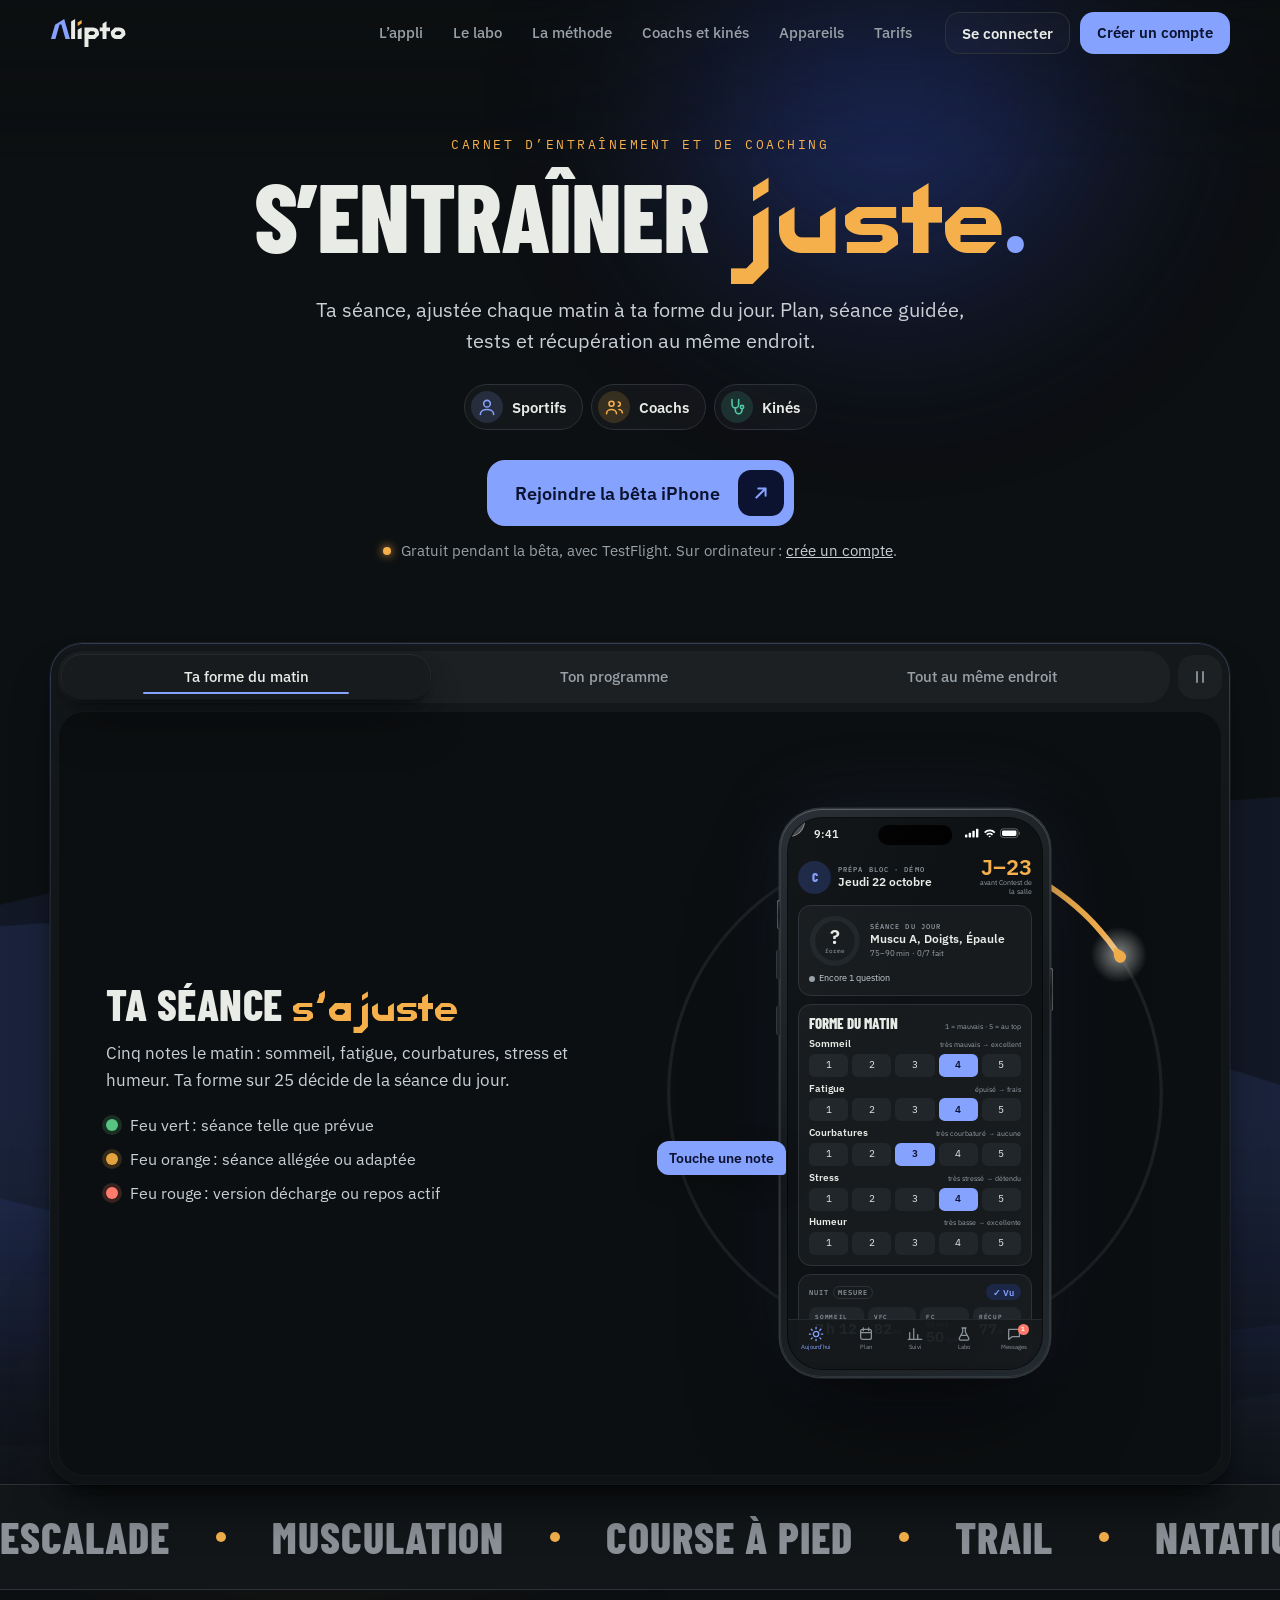
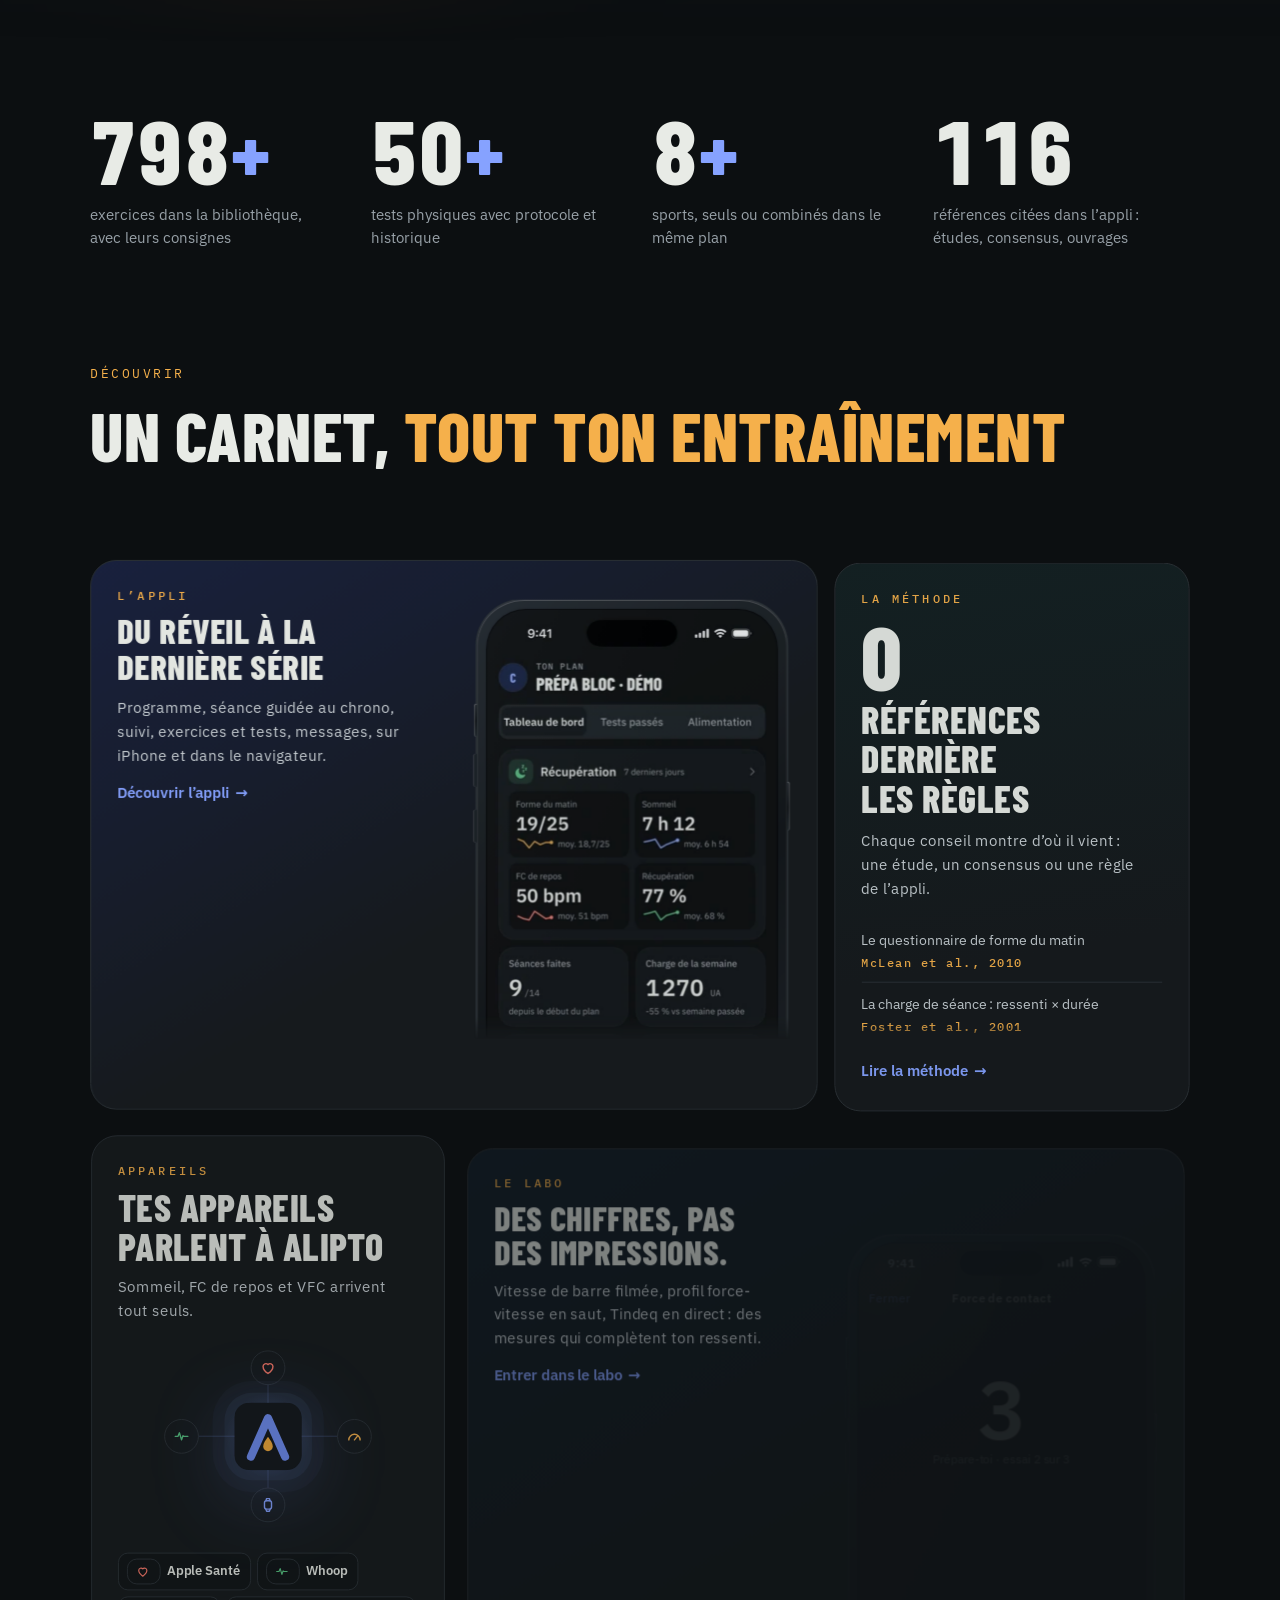
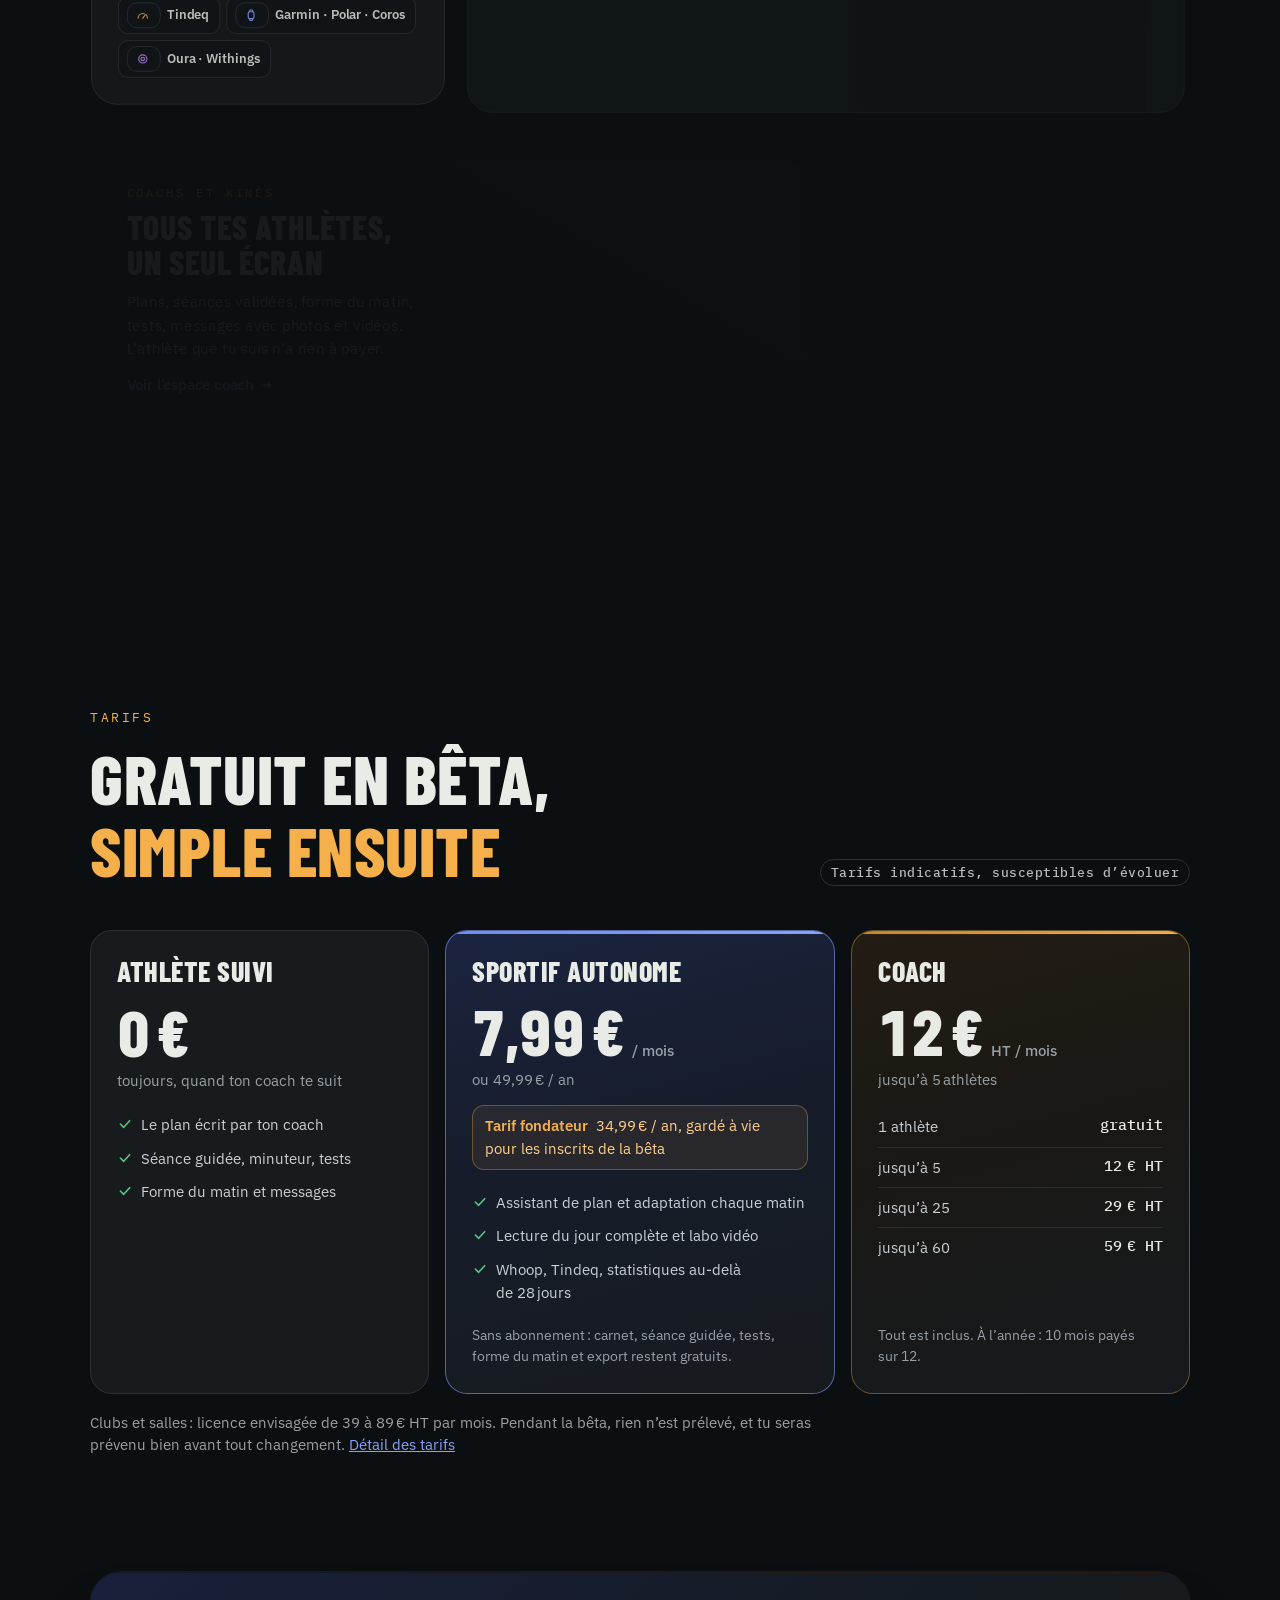
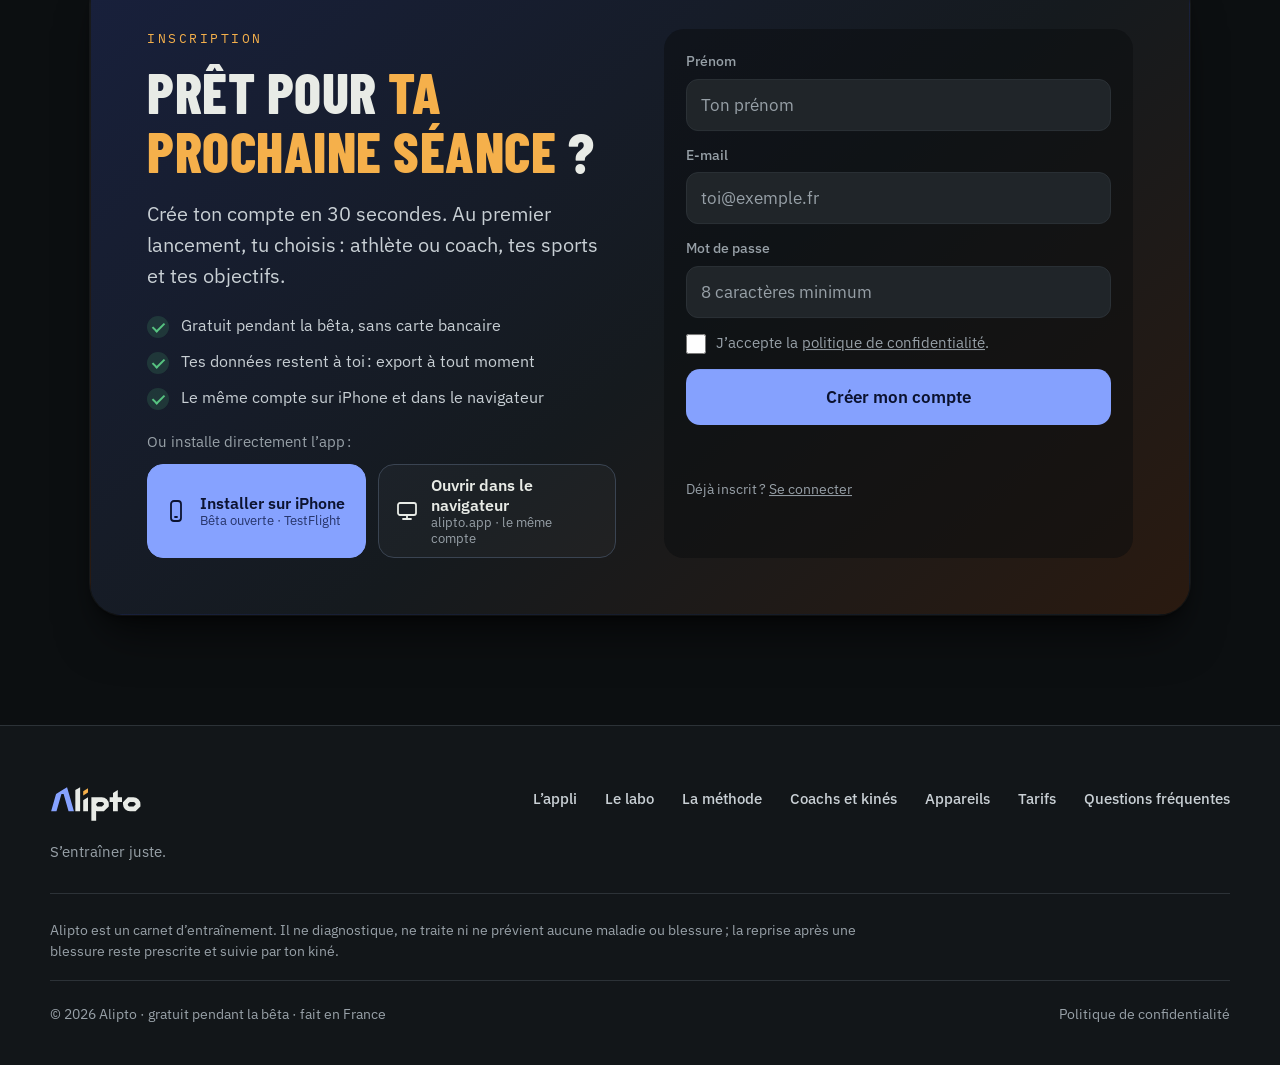
<file: index.html>
<!doctype html>
<html lang="fr" class="no-js">
<head>
<meta charset="utf-8">
<meta name="viewport" content="width=device-width, initial-scale=1, viewport-fit=cover">
<title>Alipto · carnet d’entraînement ajusté à ta forme du jour</title>
<meta name="description" content="Alipto ajuste ta séance à ta forme du jour et te dit pourquoi : plan, séance guidée, tests et coach au même endroit. Gratuit pendant la bêta.">
<meta name="theme-color" content="#0f1214">
<meta property="og:title" content="Alipto · carnet d’entraînement ajusté à ta forme du jour">
<meta property="og:description" content="Alipto ajuste ta séance à ta forme du jour et te dit pourquoi : plan, séance guidée, tests et coach au même endroit. Gratuit pendant la bêta.">
<meta property="og:image" content="https://alipto.app/media/og-accueil.jpg">
<meta property="og:image:width" content="1200">
<meta property="og:image:height" content="630">
<meta property="og:image:alt" content="Alipto, « S’entraîner juste. » : l’écran Aujourd’hui sur un iPhone">
<meta property="og:url" content="https://alipto.app/">
<meta property="og:type" content="website">
<meta property="og:site_name" content="Alipto">
<meta property="og:locale" content="fr_FR">
<meta name="twitter:card" content="summary_large_image">
<meta name="twitter:title" content="Alipto · carnet d’entraînement ajusté à ta forme du jour">
<meta name="twitter:description" content="Alipto ajuste ta séance à ta forme du jour et te dit pourquoi : plan, séance guidée, tests et coach au même endroit. Gratuit pendant la bêta.">
<meta name="twitter:image" content="https://alipto.app/media/og-accueil.jpg">
<meta name="twitter:image:alt" content="Alipto, « S’entraîner juste. » : l’écran Aujourd’hui sur un iPhone">
<link rel="canonical" href="https://alipto.app/">
<link rel="icon" href="/favicon.svg" type="image/svg+xml">
<link rel="apple-touch-icon" href="/apple-touch-icon.png">
<link rel="preload" href="/fonts/barlow-condensed-latin-800-normal.woff2" as="font" type="font/woff2" crossorigin>
<link rel="stylesheet" href="/style.css">
<script type="application/ld+json">{"@context":"https://schema.org","@graph":[{"@type":"Organization","@id":"https://alipto.app/#organisation","name":"Alipto","url":"https://alipto.app/","logo":"https://alipto.app/apple-touch-icon.png"},{"@type":"WebSite","@id":"https://alipto.app/#site","url":"https://alipto.app/","name":"Alipto","inLanguage":"fr","publisher":{"@id":"https://alipto.app/#organisation"}},{"@type":"SoftwareApplication","@id":"https://alipto.app/#appli","name":"Alipto","url":"https://alipto.app/","applicationCategory":"SportsApplication","operatingSystem":"iOS, Web","inLanguage":"fr","description":"Carnet d’entraînement et de coaching qui ajuste chaque jour la séance à la forme du sportif.","featureList":["Plan d’entraînement construit pour toi","Forme du matin et adaptation de la séance","Séance guidée avec minuteurs","Vitesse de barre filmée (VBT) et tests de force","Espace coach et messagerie"],"publisher":{"@id":"https://alipto.app/#organisation"},"offers":{"@type":"Offer","price":"0","priceCurrency":"EUR","description":"Gratuit pendant la bêta"}}]}</script>
</head>
<body class="pg-accueil">
<a class="skip" href="#contenu">Aller au contenu</a>
<header class="top" id="top">
  <a class="brand" href="/" aria-label="Alipto, accueil"><svg class="wmk" viewBox="-0.7 10 325.6 128" aria-label="Alipto" role="img"><path fill="currentColor" d="M183.4 50Q193.8 50 201.1 57.3Q208.4 64.6 208.4 75L208.4 82.6L191 100L171.4 100Q167.1 100 163.4 98.8L163.4 134L146.4 134L146.4 50L163.4 50L163.4 50.4L163.8 50ZM295.9 50Q306.3 50 313.6 57.3Q320.9 64.6 320.9 75L320.9 82.6L303.5 100L283.9 100Q273.5 100 266.2 92.7Q258.9 85.4 258.9 75L258.9 67.4L276.3 50ZM223.4 34.6L240.4 24L240.4 50L255.4 50L255.4 67L240.4 67L240.4 100L223.4 100L223.4 67L211.4 67L211.4 50L223.4 50ZM89.4 24.6L106.4 14L106.4 100L89.4 100ZM117.4 60.6L134.4 50L134.4 100L117.4 100ZM170.8 67L163.4 74.4L163.4 75Q163.4 78.3 165.7 80.7Q168.1 83 171.4 83L184 83L191.4 75.6L191.4 75Q191.4 71.7 189.1 69.3Q186.7 67 183.4 67ZM283.3 67L275.9 74.4L275.9 75Q275.9 78.3 278.2 80.7Q280.6 83 283.9 83L296.5 83L303.9 75.6L303.9 75Q303.9 71.7 301.6 69.3Q299.2 67 295.9 67Z"/><path fill="#86a2ff" d="M65.3 100L47.7 38L40 38L22.4 100L3.3 100L20.8 38.4L59.9 14L84.4 100Z"/><path fill="#f5b04b" d="M117.4 44L134.4 33.4L134.4 18.4L117.4 29Z"/></svg></a>
  <nav class="links" id="menu" aria-label="Pages">
    <a href="/appli/">L’appli</a><a href="/labo/">Le labo</a><a href="/methode/">La méthode</a><a href="/coachs/">Coachs et kinés</a><a href="/compatibilite/">Appareils</a><a href="/tarifs/">Tarifs</a>
    <a class="m-only" data-app href="/app/">Se connecter</a>
  </nav>
  <div class="top-cta">
    <a class="btn ghost" data-app href="/app/">Se connecter</a>
    <a class="btn primary sm roll" href="/inscription/"><span class="rl" data-t="Créer un compte"><span>Créer un compte</span></span></a>
    <button class="burger" type="button" aria-label="Menu" aria-expanded="false" aria-controls="menu"><i></i><i></i></button>
  </div>
</header>

<main id="contenu">
  <section class="hero hero-c">
    <div class="bgfx" aria-hidden="true"><div class="waves"></div><div class="glow g1"></div><div class="glow g2"></div></div>
    <div class="hero-txt">
      <p class="eyebrow">Carnet d’entraînement et de coaching</p>
      <h1 class="acc">
        <span class="w">S’entraîner</span>
        <span class="w"><span class="tl">juste</span><em>.</em></span>
      </h1>
      <p class="lead">Ta séance, ajustée chaque matin à ta forme du jour. Plan, séance guidée, tests et récupération au même endroit.</p>
      <div class="aud">
        <a href="/appli/"><span class="ai" style="--c:var(--accent)"><svg viewBox="0 0 24 24" aria-hidden="true"><circle cx="12" cy="8" r="4"/><path d="M4 21c0-4 4-6 8-6s8 2 8 6"/></svg></span><span><b>Sportifs</b></span></a>
        <a href="/coachs/"><span class="ai" style="--c:var(--oil)"><svg viewBox="0 0 24 24" aria-hidden="true"><circle cx="9" cy="8" r="3"/><path d="M3 20c0-3 3-5 6-5s6 2 6 5M17 11a2.5 2.5 0 1 0 0-5M18 15c2 0 4 2 4 4"/></svg></span><span><b>Coachs</b></span></a>
        <a href="/coachs/#kines"><span class="ai" style="--c:#4fcaa5"><svg viewBox="0 0 24 24" aria-hidden="true"><path d="M6 3v6a4 4 0 0 0 8 0V3M10 13v3a4 4 0 0 0 8 0v-2"/><circle cx="18" cy="12" r="2"/></svg></span><span><b>Kinés</b></span></a>
      </div>
      <div class="hero-cta">
        <a class="cta-xl roll" href="https://testflight.apple.com/join/wXvy2Kus" rel="noopener"><span class="rl" data-t="Rejoindre la bêta iPhone"><span>Rejoindre la bêta iPhone</span></span><span class="cx-i" aria-hidden="true"><svg viewBox="0 0 24 24"><path d="M7 17 17 7M9 7h8v8"/></svg><svg viewBox="0 0 24 24"><path d="M7 17 17 7M9 7h8v8"/></svg></span></a>
        <p class="cx-sub"><i></i><span>Gratuit pendant la bêta, avec TestFlight. Sur ordinateur : <a href="/inscription/">crée un compte</a>.</span></p>
      </div>
    </div>
    <div class="show" role="region" aria-label="Démo de l’appli" data-dur="10000,24100,9000" style="--n:3">
      <div class="sh-top"><div class="sh-tabs" role="tablist" aria-label="Ce que fait l’appli"><i class="sh-pill" aria-hidden="true"></i><button type="button" role="tab" id="sh-t0" aria-controls="sh-p0" aria-selected="true" tabindex="0" data-i="0">Ta forme du matin<i class="sh-bar" aria-hidden="true"></i></button><button type="button" role="tab" id="sh-t1" aria-controls="sh-p1" aria-selected="false" tabindex="-1" data-i="1">Ton programme<i class="sh-bar" aria-hidden="true"></i></button><button type="button" role="tab" id="sh-t2" aria-controls="sh-p2" aria-selected="false" tabindex="-1" data-i="2">Tout au même endroit<i class="sh-bar" aria-hidden="true"></i></button></div>
        <button type="button" class="sh-play" aria-pressed="false"><svg viewBox="0 0 24 24" aria-hidden="true"><path class="i-pause" d="M8 5v14M16 5v14"/><path class="i-play" d="M7 5l12 7-12 7z"/></svg><span class="sr">Mettre en pause</span></button></div>
      <div class="sh-body">
      <div class="sh-pane on" id="sh-p0" role="tabpanel" aria-labelledby="sh-t0" data-i="0">
      <div class="sh-forme">
        <div class="sh-copy">
          <h3 class="acc sh-h">Ta séance <em class="tl">s’ajuste</em></h3>
          <p class="sh-p">Cinq notes le matin : sommeil, fatigue, courbatures, stress et humeur. Ta forme sur 25 décide de la séance du jour.</p>
          <ul class="sh-feux"><li><i style="--c:var(--good)"></i>Feu vert : séance telle que prévue</li><li><i style="--c:var(--warn)"></i>Feu orange : séance allégée ou adaptée</li><li><i style="--c:var(--crit)"></i>Feu rouge : version décharge ou repos actif</li></ul>
        </div>
    <div class="hero-viz">
      <svg class="chrono" viewBox="0 0 200 200" aria-hidden="true"><defs><radialGradient id="ch-halo"><stop offset="0" stop-color="currentColor" stop-opacity=".55"/><stop offset="1" stop-color="currentColor" stop-opacity="0"/></radialGradient></defs>
        <circle class="ch-t" cx="100" cy="100" r="96"/><circle class="ch-u" cx="100" cy="100" r="96" pathLength="100"/><circle class="ch-o" cx="100" cy="100" r="96" pathLength="100"/>
        <g class="ch-g"><circle r="11" fill="url(#ch-halo)"/><path class="ch-drop" transform="scale(.075)" d="M0 -46 C 14 -26 30 -6 30 14 A 30 30 0 1 1 -30 14 C -30 -6 -14 -26 0 -46 Z"/></g></svg>
      <div class="phone sim-ph" data-sim="forme" data-mode="interactif"><div class="screen ap">
      <div class="ap-bar" aria-hidden="true"><b>9:41</b><svg class="ap-sb" viewBox="0 0 70 13" aria-hidden="true"><rect x="0" y="8" width="3" height="4" rx=".9"/><rect x="4.6" y="6" width="3" height="6" rx=".9"/><rect x="9.2" y="3.6" width="3" height="8.4" rx=".9"/><rect x="13.8" y="1" width="3" height="11" rx=".9"/><path d="M23.9 4.9a10 10 0 0 1 14.2 0l-1.6 1.6a7.7 7.7 0 0 0-11 0zM26.7 7.7a6 6 0 0 1 8.6 0l-1.6 1.6a3.7 3.7 0 0 0-5.4 0zM29.5 10.5a2 2 0 0 1 3 0L31 12z"/><rect x="44.5" y="1" width="22" height="11" rx="3.4" fill="none" stroke="currentColor" stroke-opacity=".4"/><rect x="46.5" y="3" width="18" height="7" rx="1.8"/><path d="M68 4.6v3.8a2 2 0 0 0 0-3.8z" fill-opacity=".4"/></svg></div><div class="ap-head"><span class="ap-av">C</span><span class="ap-id"><small>Prépa bloc · démo</small><b>Jeudi 22 octobre</b></span><span class="ap-j"><b>J–23</b><small>avant Contest de la salle</small></span></div>
      <div class="ap-card"><div class="ap-ring"><svg viewBox="0 0 44 44" aria-hidden="true"><circle cx="22" cy="22" r="19"/><circle class="arc" cx="22" cy="22" r="19" pathLength="100"/></svg><b class="ap-sc">?</b><small class="ap-of">forme</small></div>
        <div class="ap-ses"><small>Séance du jour</small><b>Muscu A, Doigts, Épaule</b><span>75–90 min · 0/7 fait</span></div>
        <p class="ap-v" role="status" aria-live="polite"><i></i><span>Remplis ta forme du matin : la séance s’ajuste</span></p>
        <p class="ap-why"></p></div>
      <form class="ap-form" aria-label="Essaie : ta forme ce matin" onsubmit="return false"><p class="ap-fh"><b>Forme du matin</b><small>1 = mauvais · 5 = au top</small></p><fieldset class="ap-q" data-k="sommeil"><legend><b>Sommeil</b><small>très mauvais → excellent</small></legend><div class="ap-seg"><label><input type="radio" name="interactif-sommeil" value="1"><span>1</span></label><label><input type="radio" name="interactif-sommeil" value="2"><span>2</span></label><label><input type="radio" name="interactif-sommeil" value="3"><span>3</span></label><label><input type="radio" name="interactif-sommeil" value="4"><span>4</span></label><label><input type="radio" name="interactif-sommeil" value="5"><span>5</span></label></div></fieldset><fieldset class="ap-q" data-k="fatigue"><legend><b>Fatigue</b><small>épuisé → frais</small></legend><div class="ap-seg"><label><input type="radio" name="interactif-fatigue" value="1"><span>1</span></label><label><input type="radio" name="interactif-fatigue" value="2"><span>2</span></label><label><input type="radio" name="interactif-fatigue" value="3"><span>3</span></label><label><input type="radio" name="interactif-fatigue" value="4"><span>4</span></label><label><input type="radio" name="interactif-fatigue" value="5"><span>5</span></label></div></fieldset><fieldset class="ap-q" data-k="courbatures"><legend><b>Courbatures</b><small>très courbaturé → aucune</small></legend><div class="ap-seg"><label><input type="radio" name="interactif-courbatures" value="1"><span>1</span></label><label><input type="radio" name="interactif-courbatures" value="2"><span>2</span></label><label><input type="radio" name="interactif-courbatures" value="3"><span>3</span></label><label><input type="radio" name="interactif-courbatures" value="4"><span>4</span></label><label><input type="radio" name="interactif-courbatures" value="5"><span>5</span></label></div></fieldset><fieldset class="ap-q" data-k="stress"><legend><b>Stress</b><small>très stressé → détendu</small></legend><div class="ap-seg"><label><input type="radio" name="interactif-stress" value="1"><span>1</span></label><label><input type="radio" name="interactif-stress" value="2"><span>2</span></label><label><input type="radio" name="interactif-stress" value="3"><span>3</span></label><label><input type="radio" name="interactif-stress" value="4"><span>4</span></label><label><input type="radio" name="interactif-stress" value="5"><span>5</span></label></div></fieldset><fieldset class="ap-q" data-k="humeur"><legend><b>Humeur</b><small>très basse → excellente</small></legend><div class="ap-seg"><label><input type="radio" name="interactif-humeur" value="1"><span>1</span></label><label><input type="radio" name="interactif-humeur" value="2"><span>2</span></label><label><input type="radio" name="interactif-humeur" value="3"><span>3</span></label><label><input type="radio" name="interactif-humeur" value="4"><span>4</span></label><label><input type="radio" name="interactif-humeur" value="5"><span>5</span></label></div></fieldset></form>
      <div class="ap-night" aria-hidden="true"><p class="ap-nh"><span>Nuit</span><i>MESURE</i><em>✓ Vu</em></p><div class="ap-nm"><p><small>Sommeil</small><b>7 h 12</b></p><p><small>VFC</small><b>82<u>ms</u></b></p><p><small>FC repos</small><b>50<u>bpm</u></b></p><p><small>Récup</small><b>77<u>%</u></b></p></div></div><nav class="ap-tabs" aria-hidden="true"><span class=on><svg viewBox="0 0 24 24"><circle cx="12" cy="12" r="4"/><path d="M12 2v2M12 20v2M4.9 4.9l1.4 1.4M17.7 17.7l1.4 1.4M2 12h2M20 12h2M4.9 19.1l1.4-1.4M17.7 6.3l1.4-1.4"/></svg>Aujourd’hui</span><span><svg viewBox="0 0 24 24"><rect x="4" y="5" width="16" height="15" rx="3"/><path d="M8 3v4M16 3v4M4 10h16"/></svg>Plan</span><span><svg viewBox="0 0 24 24"><path d="M4 20V10M10 20V4M16 20v-7M22 20H2"/></svg>Suivi</span><span><svg viewBox="0 0 24 24"><path d="M9 3h6M10 3v6L5 18a2 2 0 0 0 1.8 3h10.4A2 2 0 0 0 19 18l-5-9V3M7.5 14h9"/></svg>Labo</span><span><svg viewBox="0 0 24 24"><path d="M4 5h16v11H9l-5 4z"/></svg><em class="ap-badge">1</em>Messages</span></nav>
      <i class="ap-tap" aria-hidden="true"></i>
    </div><i class="glass" aria-hidden="true"></i></div>
      <p class="hv-tip" aria-hidden="true">Touche une note</p>
    </div>
      </div>
      </div>
      <div class="sh-pane" id="sh-p1" role="tabpanel" aria-labelledby="sh-t1" data-i="1">
      <div class="asst" id="assistant">
    <div class="asst-txt">
      <h3 class="acc sh-h">Ton programme en <em class="tl">six étapes</em></h3>
      <p class="sh-p">Tes sports, ton objectif, tes jours et ton matériel : l’assistant écrit tes séances et leur progression dans ton plan, et cite les études derrière ses choix.</p>
      <ol class="as-steps" role="tablist" aria-label="Étapes de l’assistant"><li role="presentation"><button type="button" role="tab" id="as-t0" aria-controls="as-p" aria-selected="true" tabindex="0" data-i="0"><span class="as-n">1</span><span class="as-l">Tes sports</span><i class="as-bar" aria-hidden="true"></i></button></li><li role="presentation"><button type="button" role="tab" id="as-t1" aria-controls="as-p" aria-selected="false" tabindex="-1" data-i="1"><span class="as-n">2</span><span class="as-l">Objectif</span><i class="as-bar" aria-hidden="true"></i></button></li><li role="presentation"><button type="button" role="tab" id="as-t2" aria-controls="as-p" aria-selected="false" tabindex="-1" data-i="2"><span class="as-n">3</span><span class="as-l">Disponibilités</span><i class="as-bar" aria-hidden="true"></i></button></li><li role="presentation"><button type="button" role="tab" id="as-t3" aria-controls="as-p" aria-selected="false" tabindex="-1" data-i="3"><span class="as-n">4</span><span class="as-l">Matériel et dates</span><i class="as-bar" aria-hidden="true"></i></button></li><li role="presentation"><button type="button" role="tab" id="as-t4" aria-controls="as-p" aria-selected="false" tabindex="-1" data-i="4"><span class="as-n">5</span><span class="as-l">Niveau et formats</span><i class="as-bar" aria-hidden="true"></i></button></li><li role="presentation"><button type="button" role="tab" id="as-t5" aria-controls="as-p" aria-selected="false" tabindex="-1" data-i="5"><span class="as-n">6</span><span class="as-l">Aperçu</span><i class="as-bar" aria-hidden="true"></i></button></li></ol>
    </div>
    <div class="asst-viz">
      <div class="as-sheet" id="as-p" role="tabpanel" aria-labelledby="as-t0" tabindex="0">
        <div class="as-head"><b>Assistant de programme</b><span class="as-pill"><span class="as-k">1</span>/6</span></div>
        <div class="as-body"><div class="as-pane on" data-i="0"><p class="as-q">Tes sports</p><div class="as-chips"><span class="as-chip pick" style="--d:0.5s"><span class="sr">Choisi : </span><b class="as-o">1</b>Escalade</span><span class="as-chip" style="--d:0.5s">Musculation</span><span class="as-chip" style="--d:0.5s">Course à pied</span><span class="as-chip" style="--d:0.5s">Trail / montagne</span><span class="as-chip" style="--d:0.5s">Vélo</span><span class="as-chip" style="--d:0.5s">Natation</span><span class="as-chip" style="--d:0.5s">Hyrox / cross-training</span><span class="as-chip" style="--d:0.5s">Sport collectif</span><span class="as-chip" style="--d:0.5s">Autre sport</span></div></div><div class="as-pane" data-i="1"><p class="as-q">Ce que tu veux améliorer en priorité</p><div class="as-opts"><span class="as-opt pick" style="--d:.5s"><span class="sr">Choisi : </span><b>Force des doigts</b><small>Tenir des prises plus petites</small></span><span class="as-opt" style="--d:.5s"><b>Puissance en bloc</b><small>Passer les mouvements durs</small></span><span class="as-opt" style="--d:.5s"><b>Résistance</b><small>Ne plus « bouteiller » dans les voies</small></span></div></div><div class="as-pane" data-i="2"><p class="as-q">Jours d’entraînement</p><div class="as-days"><span class="as-chip pick" style="--d:0.35s"><span class="sr">Choisi : </span>L</span><span class="as-chip" style="--d:0s">M</span><span class="as-chip pick" style="--d:0.53s"><span class="sr">Choisi : </span>M</span><span class="as-chip" style="--d:0s">J</span><span class="as-chip pick" style="--d:0.71s"><span class="sr">Choisi : </span>V</span><span class="as-chip" style="--d:0s">S</span><span class="as-chip" style="--d:0s">D</span></div><p class="as-q">Durée d’une séance</p><div class="as-chips"><span class="as-chip" style="--d:1s">45 min</span><span class="as-chip pick" style="--d:1s"><span class="sr">Choisi : </span>60 min</span><span class="as-chip" style="--d:1s">75 min</span><span class="as-chip" style="--d:1s">90 min</span></div><p class="as-q">Ton niveau dans ce type d’entraînement</p><div class="as-opts row"><span class="as-opt" style="--d:1.3s"><b>Débutant</b><small>moins d’un an d’entraînement régulier</small></span><span class="as-opt pick" style="--d:1.3s"><span class="sr">Choisi : </span><b>Intermédiaire</b><small>1 à 3 ans</small></span><span class="as-opt" style="--d:1.3s"><b>Avancé</b><small>plus de 3 ans</small></span></div></div><div class="as-pane" data-i="3"><p class="as-q">Matériel disponible</p><div class="as-chips"><span class="as-chip pick" style="--d:0.35s"><span class="sr">Choisi : </span>Salle de muscu</span><span class="as-chip" style="--d:0.53s">Barre de traction</span><span class="as-chip pick" style="--d:0.71s"><span class="sr">Choisi : </span>Poutre (fingerboard)</span><span class="as-chip pick" style="--d:0.89s"><span class="sr">Choisi : </span>Salle d’escalade</span></div><p class="as-q">Début</p><div class="as-chips"><span class="as-chip pick" style="--d:1.1s"><span class="sr">Choisi : </span>Lundi 16 nov.</span><span class="as-chip" style="--d:0s">Cette semaine (à partir d’aujourd’hui)</span></div><p class="as-q">Durée du programme</p><div class="as-chips"><span class="as-chip" style="--d:1.4s">4 sem.</span><span class="as-chip pick" style="--d:1.4s"><span class="sr">Choisi : </span>8 sem.</span><span class="as-chip" style="--d:1.4s">12 sem.</span><span class="as-chip" style="--d:1.4s">24 sem.</span><span class="as-chip" style="--d:0s">Jusqu’aux échéances</span></div></div><div class="as-pane" data-i="4"><p class="as-q">Séance de doigts</p><div class="as-opts"><span class="as-opt pick" style="--d:.5s"><span class="sr">Choisi : </span><b>Suspensions max</b><small>Force des doigts sur poutre</small></span><span class="as-opt" style="--d:.5s"><b>Finger lift</b><small>Force des doigts, charge réglée au kilo</small></span><span class="as-opt" style="--d:.5s"><b>Petites prises en bloc</b><small>Force des doigts en grimpant</small></span></div><p class="as-q">Séance de volume</p><div class="as-opts"><span class="as-opt pick" style="--d:1s"><span class="sr">Choisi : </span><b>Beaucoup de blocs</b><small>Volume de mouvements, filière aérobie</small></span><span class="as-opt" style="--d:1s"><b>Volume en voie</b><small>Beaucoup de voies faciles</small></span></div></div><div class="as-pane" data-i="5"><p class="as-h">Ton programme</p><p class="as-m">8 semaines · 16 nov. → 10 janv.</p><p class="as-g"><b>Force des doigts</b> · 3 séances par semaine de 60 min</p><div class="as-ph"><span class="as-w" style="--d:0.25s"><i class="z1"></i><small>1</small></span><span class="as-w" style="--d:0.32s"><i class="z1"></i><small>2</small></span><span class="as-w" style="--d:0.39s"><i class="z1"></i><small>3</small></span><span class="as-w" style="--d:0.46s"><i class="zr"></i><small>4</small></span><span class="as-w" style="--d:0.53s"><i class="z2"></i><small>5</small></span><span class="as-w" style="--d:0.60s"><i class="z2"></i><small>6</small></span><span class="as-w" style="--d:0.67s"><i class="z2"></i><small>7</small></span><span class="as-w" style="--d:0.74s"><i class="zr"></i><small>8</small></span></div><p class="as-leg"><span><i class="z1"></i>Volume</span><span><i class="zr"></i>Décharge</span><span><i class="z2"></i>Force</span></p><p class="as-wk"><b>Semaine 1</b> · Volume</p><div class="as-day" style="--d:0.9s"><p><span>Lun 16 nov.</span><b>Doigts</b></p><div class="as-it"><span class="as-x">5 ×</span><span><b>Suspensions max · 20 mm semi-arqué</b><small>10 s par suspension, 3 min de repos (filière alactique, 1:18)</small></span></div></div><div class="as-day" style="--d:1.05s"><p><span>Mer 18 nov.</span><b>Volume</b></p><div class="as-it"><span class="as-x">20 ×</span><span><b>Blocs 6A+</b><small>1 min de repos entre les blocs · 6A+ (3 niveaux sous ton flash) · repos 1 min</small></span></div></div></div></div>
        <div class="as-foot" aria-hidden="true"><span class="as-btn ghost"><span class="as-b0">Annuler</span><span class="as-b1">Retour</span></span><span class="as-btn primary"><span class="as-b0">Continuer</span><span class="as-b1">Ajouter au plan</span></span></div>
      </div>
      <p class="as-note">Reproduction de l’assistant, choix et séances abrégés (extrait de la semaine 1). Programme calculé par l’appli pour un exemple du 16 nov. 2026 : grimpeuse au flash 6C, 3 séances de 60 min par semaine.</p>
    </div>
  </div>
      </div>
      <div class="sh-pane" id="sh-p2" role="tabpanel" aria-labelledby="sh-t2" data-i="2">
      <div class="sa" data-etat="sans">
    <div class="sa-txt">
      <h3 class="acc sh-h">Tout au <em class="tl">même endroit</em></h3>
      <div class="sa-tg" role="group" aria-label="Comparer"><i aria-hidden="true"></i><button type="button" data-v="sans" aria-pressed="true">Sans Alipto</button><button type="button" data-v="avec" aria-pressed="false">Avec Alipto</button></div>
      <ul class="sa-pts sa-pts-s"><li>Ton coach découvre la séance après coup, par message.</li><li>Le plan ne sait pas que tu as mal dormi.</li></ul>
      <ul class="sa-pts sa-pts-a"><li>Ton coach lit ta séance et ton ressenti dans l’appli.</li><li>La séance du jour s’ajuste à ta forme du matin.</li></ul>
    </div>
    <div class="sa-viz" aria-hidden="true"><div class="sa-frame"><span class="sa-logo"><svg class="wmk" viewBox="-0.7 10 325.6 128" aria-label="Alipto" role="img"><path fill="currentColor" d="M183.4 50Q193.8 50 201.1 57.3Q208.4 64.6 208.4 75L208.4 82.6L191 100L171.4 100Q167.1 100 163.4 98.8L163.4 134L146.4 134L146.4 50L163.4 50L163.4 50.4L163.8 50ZM295.9 50Q306.3 50 313.6 57.3Q320.9 64.6 320.9 75L320.9 82.6L303.5 100L283.9 100Q273.5 100 266.2 92.7Q258.9 85.4 258.9 75L258.9 67.4L276.3 50ZM223.4 34.6L240.4 24L240.4 50L255.4 50L255.4 67L240.4 67L240.4 100L223.4 100L223.4 67L211.4 67L211.4 50L223.4 50ZM89.4 24.6L106.4 14L106.4 100L89.4 100ZM117.4 60.6L134.4 50L134.4 100L117.4 100ZM170.8 67L163.4 74.4L163.4 75Q163.4 78.3 165.7 80.7Q168.1 83 171.4 83L184 83L191.4 75.6L191.4 75Q191.4 71.7 189.1 69.3Q186.7 67 183.4 67ZM283.3 67L275.9 74.4L275.9 75Q275.9 78.3 278.2 80.7Q280.6 83 283.9 83L296.5 83L303.9 75.6L303.9 75Q303.9 71.7 301.6 69.3Q299.2 67 295.9 67Z"/><path fill="#86a2ff" d="M65.3 100L47.7 38L40 38L22.4 100L3.3 100L20.8 38.4L59.9 14L84.4 100Z"/><path fill="#f5b04b" d="M117.4 44L134.4 33.4L134.4 18.4L117.4 29Z"/></svg></span></div><ul class="sa-cards"><li class="sa-c" style="--i:0"><span class="sa-f sa-s"><span class="sa-ic" style="--c:var(--muted)"><svg viewBox="0 0 24 24" aria-hidden="true"><path d="M9 6h11M9 12h11M9 18h11M4 6h1M4 12h1M4 18h1"/></svg></span><span><b>Notes du téléphone</b><small>« Hier : 4×6 à 80 kg ? »</small></span></span><span class="sa-f sa-a"><span class="sa-ic" style="--c:var(--accent)"><svg viewBox="0 0 24 24" aria-hidden="true"><rect x="4" y="5" width="16" height="15" rx="3"/><path d="M8 3v4M16 3v4M4 10h16"/></svg></span><span><b>Le plan</b><small>ajusté chaque matin à ta forme</small></span></span></li><li class="sa-c" style="--i:1"><span class="sa-f sa-s"><span class="sa-ic" style="--c:var(--muted)"><svg viewBox="0 0 24 24" aria-hidden="true"><path d="M4 20V10M10 20V4M16 20v-7M22 20H2"/></svg></span><span><b>Tableur du coach</b><small>plan-v3-final(2).xlsx</small></span></span><span class="sa-f sa-a"><span class="sa-ic" style="--c:var(--accent)"><svg viewBox="0 0 24 24" aria-hidden="true"><circle cx="12" cy="13" r="8"/><path d="M12 9v4l3 2M9 2h6"/></svg></span><span><b>La séance guidée</b><small>au chrono, série par série</small></span></span></li><li class="sa-c" style="--i:2"><span class="sa-f sa-s"><span class="sa-ic" style="--c:var(--muted)"><svg viewBox="0 0 24 24" aria-hidden="true"><path d="M4 5h16v11H9l-5 4z"/></svg></span><span><b>Messages</b><small>« Tu as fait ta séance ? »</small></span></span><span class="sa-f sa-a"><span class="sa-ic" style="--c:var(--oil)"><svg viewBox="0 0 24 24" aria-hidden="true"><path d="M4 17a8 8 0 1 1 16 0"/><path d="M12 17l4-5"/></svg></span><span><b>Le labo</b><small>tests et mesures enregistrés</small></span></span></li><li class="sa-c" style="--i:3"><span class="sa-f sa-s"><span class="sa-ic" style="--c:var(--muted)"><svg viewBox="0 0 24 24" aria-hidden="true"><rect x="7" y="6" width="10" height="12" rx="3"/><path d="M9 6l1-3h4l1 3M9 18l1 3h4l1-3"/></svg></span><span><b>Appli de la montre</b><small>sommeil et VFC, ailleurs</small></span></span><span class="sa-f sa-a"><span class="sa-ic" style="--c:#4fcaa5"><svg viewBox="0 0 24 24" aria-hidden="true"><path d="M4 5h16v11H9l-5 4z"/></svg></span><span><b>Les messages</b><small>le fil avec ton coach, dans l’appli</small></span></span></li><li class="sa-c" style="--i:4"><span class="sa-f sa-s"><span class="sa-ic" style="--c:var(--muted)"><svg viewBox="0 0 24 24" aria-hidden="true"><rect x="4" y="5" width="16" height="15" rx="3"/><path d="M8 3v4M16 3v4M4 10h16"/></svg></span><span><b>Plan figé</b><small>même séance, en forme ou pas</small></span></span><span class="sa-f sa-a"><span class="sa-ic" style="--c:#ff7b6c"><svg viewBox="0 0 24 24" aria-hidden="true"><path d="M12 20s-7-4.5-7-10a4 4 0 0 1 7-2.5A4 4 0 0 1 19 10c0 5.5-7 10-7 10z"/></svg></span><span><b>Apple Santé (iPhone)</b><small>sommeil, VFC et FC de repos lus le matin</small></span></span></li></ul></div>
  </div>
      </div>
      </div>
    </div>
  </section>

  <section class="marquee" aria-label="Sports suivis">
    <div class="track">
      <span>Escalade</span><span>Musculation</span><span>Course à pied</span><span>Trail</span><span>Natation</span><span>Vélo</span><span>Hyrox</span><span>Préparation physique</span><span>Renfo et kiné</span>
      <span aria-hidden="true">Escalade</span><span aria-hidden="true">Musculation</span><span aria-hidden="true">Course à pied</span><span aria-hidden="true">Trail</span><span aria-hidden="true">Natation</span><span aria-hidden="true">Vélo</span><span aria-hidden="true">Hyrox</span><span aria-hidden="true">Préparation physique</span><span aria-hidden="true">Renfo et kiné</span>
    </div>
  </section>

  <section class="nums" aria-label="Alipto en chiffres">
    <div class="num reveal"><b data-count="800">0</b><span>exercices dans la bibliothèque, avec leurs consignes</span></div>
    <div class="num reveal"><b data-count="50">0</b><span>tests physiques avec protocole et historique</span></div>
    <div class="num reveal"><b data-count="8">0</b><span>sports, seuls ou combinés dans le même plan</span></div>
    <div class="num reveal"><b data-count="116" class="eq">0</b><span>références citées dans l’appli : études, consensus, ouvrages</span></div>
  </section>

  <section class="explore">
    <div class="sec-head solo">
      <div><p class="eyebrow">Découvrir</p><h2 class="acc reveal">Un carnet, <em>tout ton entraînement</em></h2>
      <p class="lead reveal">De la séance du jour au labo de mesure, du plan de saison au fil avec ton coach.</p></div>
    </div>
    <div class="bento">
      <a class="bx bx-app reveal" href="/appli/">
        <div class="bx-txt"><p class="k">L’appli</p><h3 class="acc">Du réveil à la dernière série</h3><p>Programme, séance guidée au chrono, suivi, exercices et tests, messages, sur iPhone et dans le navigateur.</p><span class="more">Découvrir l’appli</span></div>
        <div class="bx-phones" style="--cr:1.4209"><div class="cut"><div class="phone" data-zones="[{&quot;x&quot;: 7.5, &quot;y&quot;: 27.8, &quot;w&quot;: 41.5, &quot;h&quot;: 10.6, &quot;n&quot;: &quot;Forme du matin 19/25&quot;, &quot;f&quot;: [1.45, 0.0564, 0.0992]}, {&quot;x&quot;: 51.2, &quot;y&quot;: 52, &quot;w&quot;: 44.6, &quot;h&quot;: 12.2, &quot;n&quot;: &quot;Charge de la semaine 940 UA&quot;, &quot;f&quot;: [1.57, 0.3291, 0.4944]}]"><div class="screen"><img class="scr" src="/img/p-suivi-291-582.webp" srcset="/img/p-suivi-291-291.webp 291w, /img/p-suivi-291-436.webp 436w, /img/p-suivi-291-582.webp 582w, /img/p-suivi-291-873.webp 873w, /img/p-suivi-291-1164.webp 1164w, /img/p-suivi-291-1206.webp 1206w" sizes="(max-width: 900px) min(457px, calc((100vw - 84px) * 1.473)), 457px" alt="Écran Suivi : forme du matin 19 sur 25, récupération, charge de la semaine" loading="lazy" width="291" height="633"><i class="veil" aria-hidden="true"></i><i class="veil" aria-hidden="true"></i></div><i class="glass" aria-hidden="true"></i></div></div></div>
      </a>
      <a class="bx bx-sci reveal" href="/methode/">
        <div class="bx-txt"><p class="k">La méthode</p><p class="big-n" data-count="116">0</p><h3 class="acc">références derrière les règles</h3><p>Chaque conseil montre d’où il vient : une étude, un consensus ou une règle de l’appli.</p>
          <div class="src-tick"><ul aria-label="Quelques sources citées dans l’appli"><li><i>Le questionnaire de forme du matin</i><span>McLean et al., 2010</span></li><li><i>La charge de séance : ressenti × durée</i><span>Foster et al., 2001</span></li><li><i>Lire la VFC sur une moyenne de 7 jours</i><span>Plews et al., 2013</span></li><li><i>La montée en force des doigts du grimpeur</i><span>Levernier et Laffaye, 2019</span></li></ul></div>
          <span class="more">Lire la méthode</span></div>
      </a>
      <a class="bx bx-cp reveal" href="/compatibilite/">
        <div class="bx-txt"><p class="k">Appareils</p><h3 class="acc">Tes appareils parlent à Alipto</h3><p>Sommeil, FC de repos et VFC arrivent tout seuls.</p></div>
        <div class="hub mini" data-sim="hub" aria-hidden="true"><svg class="hl" viewBox="0 0 560 400"><line x1="280" y1="200" x2="280" y2="52"/><line x1="280" y1="200" x2="92" y2="200"/><line x1="280" y1="200" x2="468" y2="200"/><line x1="280" y1="200" x2="280" y2="348"/></svg><span class="hn" style="left:50.0%;top:13.0%"><svg class="hi" viewBox="0 0 24 24" style="--c:#ff7b6c"><path d="M12 20s-7-4.5-7-10a4 4 0 0 1 7-2.5A4 4 0 0 1 19 10c0 5.5-7 10-7 10z"/></svg></span><span class="hn" style="left:16.4%;top:50.0%"><svg class="hi" viewBox="0 0 24 24" style="--c:#58c482"><path d="M3 12h4l2-5 3 10 2-6 1 1h6"/></svg></span><span class="hn" style="left:83.6%;top:50.0%"><svg class="hi" viewBox="0 0 24 24" style="--c:#f5b04b"><path d="M4 17a8 8 0 1 1 16 0"/><path d="M12 17l4-5"/></svg></span><span class="hn" style="left:50.0%;top:87.0%"><svg class="hi" viewBox="0 0 24 24" style="--c:#86a2ff"><rect x="7" y="6" width="10" height="12" rx="3"/><path d="M9 6l1-3h4l1 3M9 18l1 3h4l1-3"/></svg></span><span class="hc"><svg viewBox="0 0 512 512" aria-hidden="true"><rect width="512" height="512" rx="112" fill="#15191e"/><path d="M126 410 L256 118 L386 410" fill="none" stroke="#6f8cf0" stroke-width="62" stroke-linecap="round" stroke-linejoin="round"/><path transform="translate(256 316) scale(1.22)" d="M0 -46 C 14 -26 30 -6 30 14 A 30 30 0 1 1 -30 14 C -30 -6 -14 -26 0 -46 Z" fill="#f2a93b"/></svg></span></div>
        <div class="chips"><span><span class="ci" style="--c:#ff7b6c"><svg viewBox="0 0 24 24" aria-hidden="true"><path d="M12 20s-7-4.5-7-10a4 4 0 0 1 7-2.5A4 4 0 0 1 19 10c0 5.5-7 10-7 10z"/></svg></span>Apple Santé</span><span><span class="ci" style="--c:#58c482"><svg viewBox="0 0 24 24" aria-hidden="true"><path d="M3 12h4l2-5 3 10 2-6 1 1h6"/></svg></span>Whoop</span><span><span class="ci" style="--c:#f5b04b"><svg viewBox="0 0 24 24" aria-hidden="true"><path d="M4 17a8 8 0 1 1 16 0"/><path d="M12 17l4-5"/></svg></span>Tindeq</span><span><span class="ci" style="--c:#86a2ff"><svg viewBox="0 0 24 24" aria-hidden="true"><rect x="7" y="6" width="10" height="12" rx="3"/><path d="M9 6l1-3h4l1 3M9 18l1 3h4l1-3"/></svg></span>Garmin · Polar · Coros</span><span><span class="ci" style="--c:#bb8ef1"><svg viewBox="0 0 24 24" aria-hidden="true"><circle cx="12" cy="12" r="7"/><circle cx="12" cy="12" r="3"/></svg></span>Oura · Withings</span></div>
      </a>
      <a class="bx bx-labo reveal" href="/labo/">
        <div class="bx-txt"><p class="k">Le labo</p><h3>Des chiffres, pas des impressions.</h3><p>Vitesse de barre filmée, profil force-vitesse en saut, Tindeq en direct : des mesures qui complètent ton ressenti.</p><span class="more">Entrer dans le labo</span></div>
        <div class="bx-phones bx-sim" role="img" aria-label="Exemple de test de force de contact au Tindeq dans l’appli : la force monte jusqu’à 41,6 kg, puis le résultat, 130 kg/s, 6 % de plus que la dernière mesure"><div class="cut"><div class="phone sim-ph tq" data-sim="tindeq"><div class="screen ap tq-s" aria-hidden="true">
      <div class="ap-bar" aria-hidden="true"><b>9:41</b><svg class="ap-sb" viewBox="0 0 70 13" aria-hidden="true"><rect x="0" y="8" width="3" height="4" rx=".9"/><rect x="4.6" y="6" width="3" height="6" rx=".9"/><rect x="9.2" y="3.6" width="3" height="8.4" rx=".9"/><rect x="13.8" y="1" width="3" height="11" rx=".9"/><path d="M23.9 4.9a10 10 0 0 1 14.2 0l-1.6 1.6a7.7 7.7 0 0 0-11 0zM26.7 7.7a6 6 0 0 1 8.6 0l-1.6 1.6a3.7 3.7 0 0 0-5.4 0zM29.5 10.5a2 2 0 0 1 3 0L31 12z"/><rect x="44.5" y="1" width="22" height="11" rx="3.4" fill="none" stroke="currentColor" stroke-opacity=".4"/><rect x="46.5" y="3" width="18" height="7" rx="1.8"/><path d="M68 4.6v3.8a2 2 0 0 0 0-3.8z" fill-opacity=".4"/></svg></div>
      <div class="tq-nav"><span>Fermer</span><b>Force de contact</b><i></i></div>
      <div class="tq-v tq-count"><b class="tq-n">3</b><span>Prépare-toi · essai 2 sur 3</span></div>
      <div class="tq-v tq-run"><p class="tq-eb">Essai 2 sur 3 · main droite</p><p class="tq-w">Relâche…</p>
        <p class="tq-sub">Reste détendu, tire dès que « Tire ! » s’affiche.</p>
        <div class="tq-card"><small>Force actuelle</small><p class="tq-kg"><b>0</b><u>kg</u></p><i class="tq-g"><i></i></i></div>
        <span class="tq-btn plain">Arrêter</span></div>
      <div class="tq-v tq-done"><p class="tq-eb"><span>Main droite · meilleur de 3</span><i class="tq-tag">MESURE</i></p>
        <p class="tq-big"><b>130</b><u>kg/s</u><em>+6 % vs 8 oct.</em></p>
        <p class="tq-last">Dernière mesure : 123 kg/s le 8 oct. (même main, même test)</p>
        <div class="tq-curve"><svg viewBox="0 0 300 132"><g class="tq-grid"><line x1="14" y1="30" x2="286" y2="30"/><line x1="14" y1="66" x2="286" y2="66"/><line x1="14" y1="104" x2="286" y2="104"/><text x="14" y="127">0 ms</text><text x="82" y="127">100 ms</text><text x="150" y="127">200 ms</text><text x="218" y="127">300 ms</text><text x="286" y="127">400 ms</text></g>
          <path class="tq-area"/><path class="tq-line"/>
          <g class="tq-mk m1"><line y1="10" y2="104"/><circle r="4.5"/><text>12,2 kg</text></g><g class="tq-mk m2"><line y1="10" y2="104"/><circle r="4.5"/><text>26 kg</text></g></svg></div>
        <div class="tq-stats"><p><b>122<u>kg/s</u></b><small>0–100 ms, indicatif</small></p><p><b>41,6<u>kg</u></b><small>pic de force</small></p><p><b>63<u>%</u></b><small>du pic à 200 ms</small></p></div>
        <div class="tq-chips"><span>124</span><span class="on">130 ★</span><span>127</span></div>
        <span class="tq-btn">Enregistrer 130 kg/s</span></div>
    </div><i class="glass" aria-hidden="true"></i></div></div></div>
      </a>
      <a class="bx bx-coach reveal" href="/coachs/">
        <div class="bx-txt"><p class="k">Coachs et kinés</p><h3 class="acc">Tous tes athlètes, un seul écran</h3><p>Plans, séances validées, forme du matin, tests, messages avec photos et vidéos. L’athlète que tu suis n’a rien à payer.</p><span class="more">Voir l’espace coach</span></div>
        <div class="bx-phones" style="--cr:1.4224"><div class="cut"><div class="phone" data-zones="[{&quot;x&quot;: 3, &quot;y&quot;: 10.5, &quot;w&quot;: 94, &quot;h&quot;: 22, &quot;z&quot;: 1, &quot;n&quot;: &quot;Camille, Léa et Théo : leurs derniers messages&quot;, &quot;f&quot;: [1, 0, 0.0]}, {&quot;x&quot;: 83, &quot;y&quot;: 17.6, &quot;w&quot;: 14, &quot;h&quot;: 22.6, &quot;z&quot;: 1.4, &quot;n&quot;: &quot;Heures et messages non lus&quot;, &quot;f&quot;: [1.28, 0.2067, 0.0931]}]"><div class="screen"><img class="scr" src="/img/p-coach-291-582.webp" srcset="/img/p-coach-291-291.webp 291w, /img/p-coach-291-436.webp 436w, /img/p-coach-291-582.webp 582w, /img/p-coach-291-873.webp 873w, /img/p-coach-291-1164.webp 1164w, /img/p-coach-291-1206.webp 1206w" sizes="(max-width: 900px) min(372px, calc((100vw - 84px) * 1.201)), 372px" alt="Écran coach (profil de démonstration) : messages de Camille, Léa et Théo" loading="lazy" width="291" height="633"><i class="veil" aria-hidden="true"></i><i class="veil" aria-hidden="true"></i></div><i class="glass" aria-hidden="true"></i></div></div></div>
      </a>
      <a class="bx bx-data reveal" href="/tarifs/#faq">
        <div class="bx-txt"><p class="k">Tes données</p><h3 class="acc">Elles restent à toi</h3><p>L’appli marche hors-ligne et se synchronise ensuite. Ton coach ne lit ton carnet qu’avec ton code, ton alimentation seulement si tu l’actives, et tu exportes tout quand tu veux.</p><span class="more">Questions fréquentes</span></div>
      </a>
    </div>
  </section>

  <section class="pricing" id="tarifs">
    <div class="sec-head pr-head">
      <div><p class="eyebrow">Tarifs</p><h2 class="acc">Gratuit en bêta, <em>simple ensuite</em></h2></div>
      <p class="prop"><span class="ex">Tarifs indicatifs, susceptibles d’évoluer</span></p>
    </div>
    <div class="pr-grid">
      <article class="pr-card"><h3 class="acc">Athlète suivi</h3><p class="pr-n">0 €</p><p class="pr-s">toujours, quand ton coach te suit</p>
        <ul><li><svg viewBox="0 0 24 24" aria-hidden="true"><path d="M5 12l5 5 9-10"/></svg>Le plan écrit par ton coach</li><li><svg viewBox="0 0 24 24" aria-hidden="true"><path d="M5 12l5 5 9-10"/></svg>Séance guidée, minuteur, tests</li><li><svg viewBox="0 0 24 24" aria-hidden="true"><path d="M5 12l5 5 9-10"/></svg>Forme du matin et messages</li></ul></article>
      <article class="pr-card paid hl"><h3>Sportif autonome</h3><p class="pr-n">7,99 €<small>/ mois</small></p><p class="pr-s">ou 49,99 € / an</p>
        <p class="pr-f"><b>Tarif fondateur</b> 34,99 € / an, gardé à vie pour les inscrits de la bêta</p>
        <ul><li><svg viewBox="0 0 24 24" aria-hidden="true"><path d="M5 12l5 5 9-10"/></svg>Assistant de plan et adaptation chaque matin</li><li><svg viewBox="0 0 24 24" aria-hidden="true"><path d="M5 12l5 5 9-10"/></svg>Lecture du jour complète et labo vidéo</li><li><svg viewBox="0 0 24 24" aria-hidden="true"><path d="M5 12l5 5 9-10"/></svg>Whoop, Tindeq, statistiques au-delà de 28 jours</li></ul>
        <p class="pr-free">Sans abonnement : carnet, séance guidée, tests, forme du matin et export restent gratuits.</p></article>
      <article class="pr-card paid pr-coach"><h3>Coach</h3><p class="pr-n">12 €<small>HT / mois</small></p><p class="pr-s">jusqu’à 5 athlètes</p>
        <ul class="pr-steps"><li><span>1 athlète</span><b>gratuit</b></li><li><span>jusqu’à 5</span><b>12 € HT</b></li><li><span>jusqu’à 25</span><b>29 € HT</b></li><li><span>jusqu’à 60</span><b>59 € HT</b></li></ul>
        <p class="pr-free">Tout est inclus. À l’année : 10 mois payés sur 12.</p></article>
    </div>
    <p class="pr-note">Clubs et salles : licence envisagée de 39 à 89 € HT par mois. Pendant la bêta, rien n’est prélevé, et tu seras prévenu bien avant tout changement. <a href="/tarifs/">Détail des tarifs</a></p>
  </section>

  <section class="signup" id="inscription">
    <div class="s-card">
      <div class="s-txt">
        <p class="eyebrow">Inscription</p>
        <h2 class="acc">Prêt pour <em>ta prochaine séance</em> ?</h2>
        <p class="lead">Crée ton compte en 30 secondes. Au premier lancement, tu choisis : athlète ou coach, tes sports et tes objectifs.</p>
        <ul class="ticks small">
          <li>Gratuit pendant la bêta, sans carte bancaire</li>
          <li>Tes données restent à toi : export à tout moment</li>
          <li>Le même compte sur iPhone et dans le navigateur</li>
        </ul>
        <p class="or">Ou installe directement l’app :</p>
        <div class="ctas">
        <a class="cta-b primary" href="https://testflight.apple.com/join/wXvy2Kus" rel="noopener"><svg viewBox="0 0 24 24" aria-hidden="true"><rect x="7" y="2" width="10" height="20" rx="3"/><path d="M11 18h2"/></svg><span><b>Installer sur iPhone</b><small>Bêta ouverte · TestFlight</small></span></a>
        <a class="cta-b" data-app href="/app/"><svg viewBox="0 0 24 24" aria-hidden="true"><rect x="3" y="4" width="18" height="12" rx="2"/><path d="M8 20h8M12 16v4"/></svg><span><b>Ouvrir dans le navigateur</b><small>alipto.app · le même compte</small></span></a>
      </div>
      </div>
      <form class="form" id="signup" novalidate>
        <label>Prénom<input name="name" autocomplete="given-name" required maxlength="60" placeholder="Ton prénom"></label>
        <label>E-mail<input name="email" type="email" autocomplete="email" required placeholder="toi@exemple.fr"></label>
        <label>Mot de passe<input name="password" type="password" autocomplete="new-password" required minlength="8" placeholder="8 caractères minimum"></label>
        <label class="chk"><input type="checkbox" name="ok" required> <span>J’accepte la <a href="/confidentialite.html">politique de confidentialité</a>.</span></label>
        <button class="btn primary big" type="submit">Créer mon compte</button>
        <p class="msg" role="status" aria-live="polite"></p>
        <p class="tiny">Déjà inscrit ? <a data-app href="/app/">Se connecter</a></p>
      </form>
    </div>
  </section>
</main>

<footer class="foot">
  <div class="ft">
    <div class="ft-top">
      <div class="ft-id"><a class="ft-brand" href="/" aria-label="Alipto, accueil"><svg class="wmk" viewBox="-0.7 10 325.6 128" aria-label="Alipto" role="img"><path fill="currentColor" d="M183.4 50Q193.8 50 201.1 57.3Q208.4 64.6 208.4 75L208.4 82.6L191 100L171.4 100Q167.1 100 163.4 98.8L163.4 134L146.4 134L146.4 50L163.4 50L163.4 50.4L163.8 50ZM295.9 50Q306.3 50 313.6 57.3Q320.9 64.6 320.9 75L320.9 82.6L303.5 100L283.9 100Q273.5 100 266.2 92.7Q258.9 85.4 258.9 75L258.9 67.4L276.3 50ZM223.4 34.6L240.4 24L240.4 50L255.4 50L255.4 67L240.4 67L240.4 100L223.4 100L223.4 67L211.4 67L211.4 50L223.4 50ZM89.4 24.6L106.4 14L106.4 100L89.4 100ZM117.4 60.6L134.4 50L134.4 100L117.4 100ZM170.8 67L163.4 74.4L163.4 75Q163.4 78.3 165.7 80.7Q168.1 83 171.4 83L184 83L191.4 75.6L191.4 75Q191.4 71.7 189.1 69.3Q186.7 67 183.4 67ZM283.3 67L275.9 74.4L275.9 75Q275.9 78.3 278.2 80.7Q280.6 83 283.9 83L296.5 83L303.9 75.6L303.9 75Q303.9 71.7 301.6 69.3Q299.2 67 295.9 67Z"/><path fill="#86a2ff" d="M65.3 100L47.7 38L40 38L22.4 100L3.3 100L20.8 38.4L59.9 14L84.4 100Z"/><path fill="#f5b04b" d="M117.4 44L134.4 33.4L134.4 18.4L117.4 29Z"/></svg></a><p>S’entraîner juste.</p></div>
      <nav class="ft-nav" aria-label="Pied de page"><a href="/appli/">L’appli</a><a href="/labo/">Le labo</a><a href="/methode/">La méthode</a><a href="/coachs/">Coachs et kinés</a><a href="/compatibilite/">Appareils</a><a href="/tarifs/">Tarifs</a><a href="/tarifs/#faq">Questions fréquentes</a></nav>
    </div>
    <p class="ft-legal">Alipto est un carnet d’entraînement. Il ne diagnostique, ne traite ni ne prévient aucune maladie ou blessure ; la reprise après une blessure reste prescrite et suivie par ton kiné.</p>
    <div class="ft-bot"><span>© 2026 Alipto · gratuit pendant la bêta · fait en France</span><a href="/confidentialite.html">Politique de confidentialité</a></div>
  </div>
</footer>

<script src="/vendor/gsap.min.js" defer></script>
<script src="/vendor/ScrollTrigger.min.js" defer></script>
<script src="/vendor/SplitText.min.js" defer></script>
<script src="/vendor/DrawSVGPlugin.min.js" defer></script>
<script src="/main.js" defer></script>
<script type="module" src="/sim.js"></script>
</body>
</html>
</file>
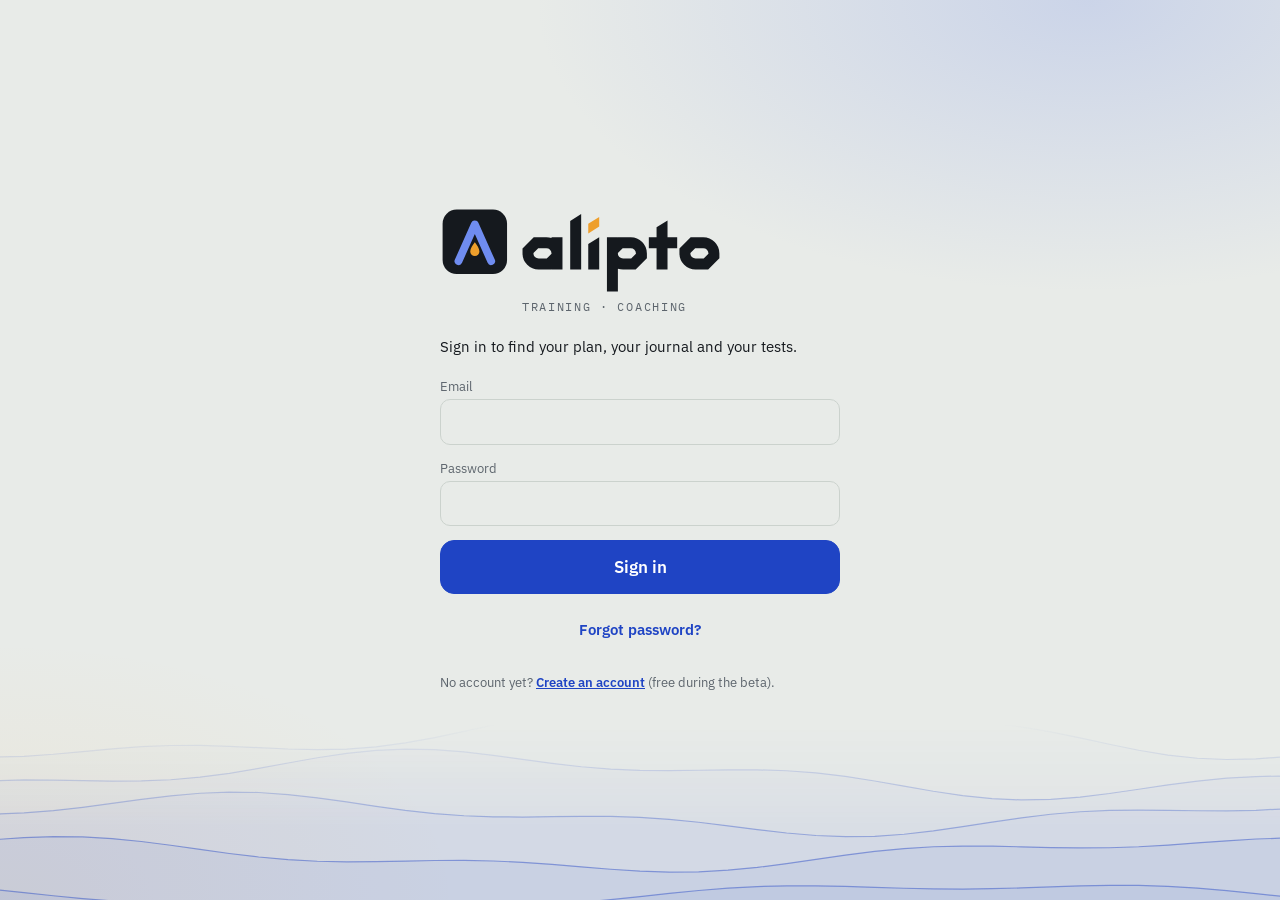
<file: app/index.html>
<!doctype html>
<html lang="fr">
<head>
  <meta charset="utf-8" />
  <!-- Sécurité : seuls les scripts de l'appli peuvent tourner, et seul Supabase peut être contacté (protège la session contre un script injecté).
       Le sha256 est celui du petit script du thème plus bas : le recalculer si on le modifie (sinon il est bloqué). -->
  <meta http-equiv="Content-Security-Policy" content="default-src 'self'; script-src 'self' 'sha256-0+UR3E/lokUE4wHsMSMkOio+NCaukIRKdV+FFMU8HjE='; style-src 'self' 'unsafe-inline'; img-src 'self' data: blob: https://remthpcuidagjaxxkohc.supabase.co; media-src 'self' blob: https://remthpcuidagjaxxkohc.supabase.co; font-src 'self' data:; connect-src 'self' https://remthpcuidagjaxxkohc.supabase.co wss://remthpcuidagjaxxkohc.supabase.co; worker-src 'self'; manifest-src 'self'; object-src 'none'; base-uri 'self'; form-action 'self'" />
  <meta name="viewport" content="width=device-width, initial-scale=1, viewport-fit=cover" />
  <meta name="apple-mobile-web-app-capable" content="yes" />
  <meta name="mobile-web-app-capable" content="yes" />
  <meta name="apple-mobile-web-app-title" content="Alipto" />
  <meta name="apple-mobile-web-app-status-bar-style" content="default" />
  <meta name="theme-color" content="#e8ebe8" media="(prefers-color-scheme: light)" />
  <meta name="theme-color" content="#0f1214" media="(prefers-color-scheme: dark)" />
  <meta name="format-detection" content="telephone=no" />
  <meta name="robots" content="noindex, nofollow" />
  <link rel="icon" href="favicon.svg" type="image/svg+xml" />
  <link rel="apple-touch-icon" href="apple-touch-icon.png" />
  <title>Alipto</title>
  <style>html,body{background:#e8ebe8}@media (prefers-color-scheme:dark){html:not([data-theme=light]),html:not([data-theme=light]) body{background:#0f1214}}html[data-theme=dark],html[data-theme=dark] body{background:#0f1214}</style>
  <script>try{var t=localStorage.getItem('carnet-theme');if(t==='light'||t==='dark'){document.documentElement.setAttribute('data-theme',t);document.querySelectorAll('meta[name=theme-color]').forEach(function(m){m.content=t==='dark'?'#0f1214':'#e8ebe8'})}}catch(e){}</script>
  <script type="module" crossorigin src="/app/assets/index-B_e3CyIE.js"></script>
  <link rel="stylesheet" crossorigin href="/app/assets/index-bvvLKjKv.css">
<link rel="manifest" href="/app/manifest.webmanifest"></head>
<body>
  <div id="app"></div>
</body>
</html>
</file>
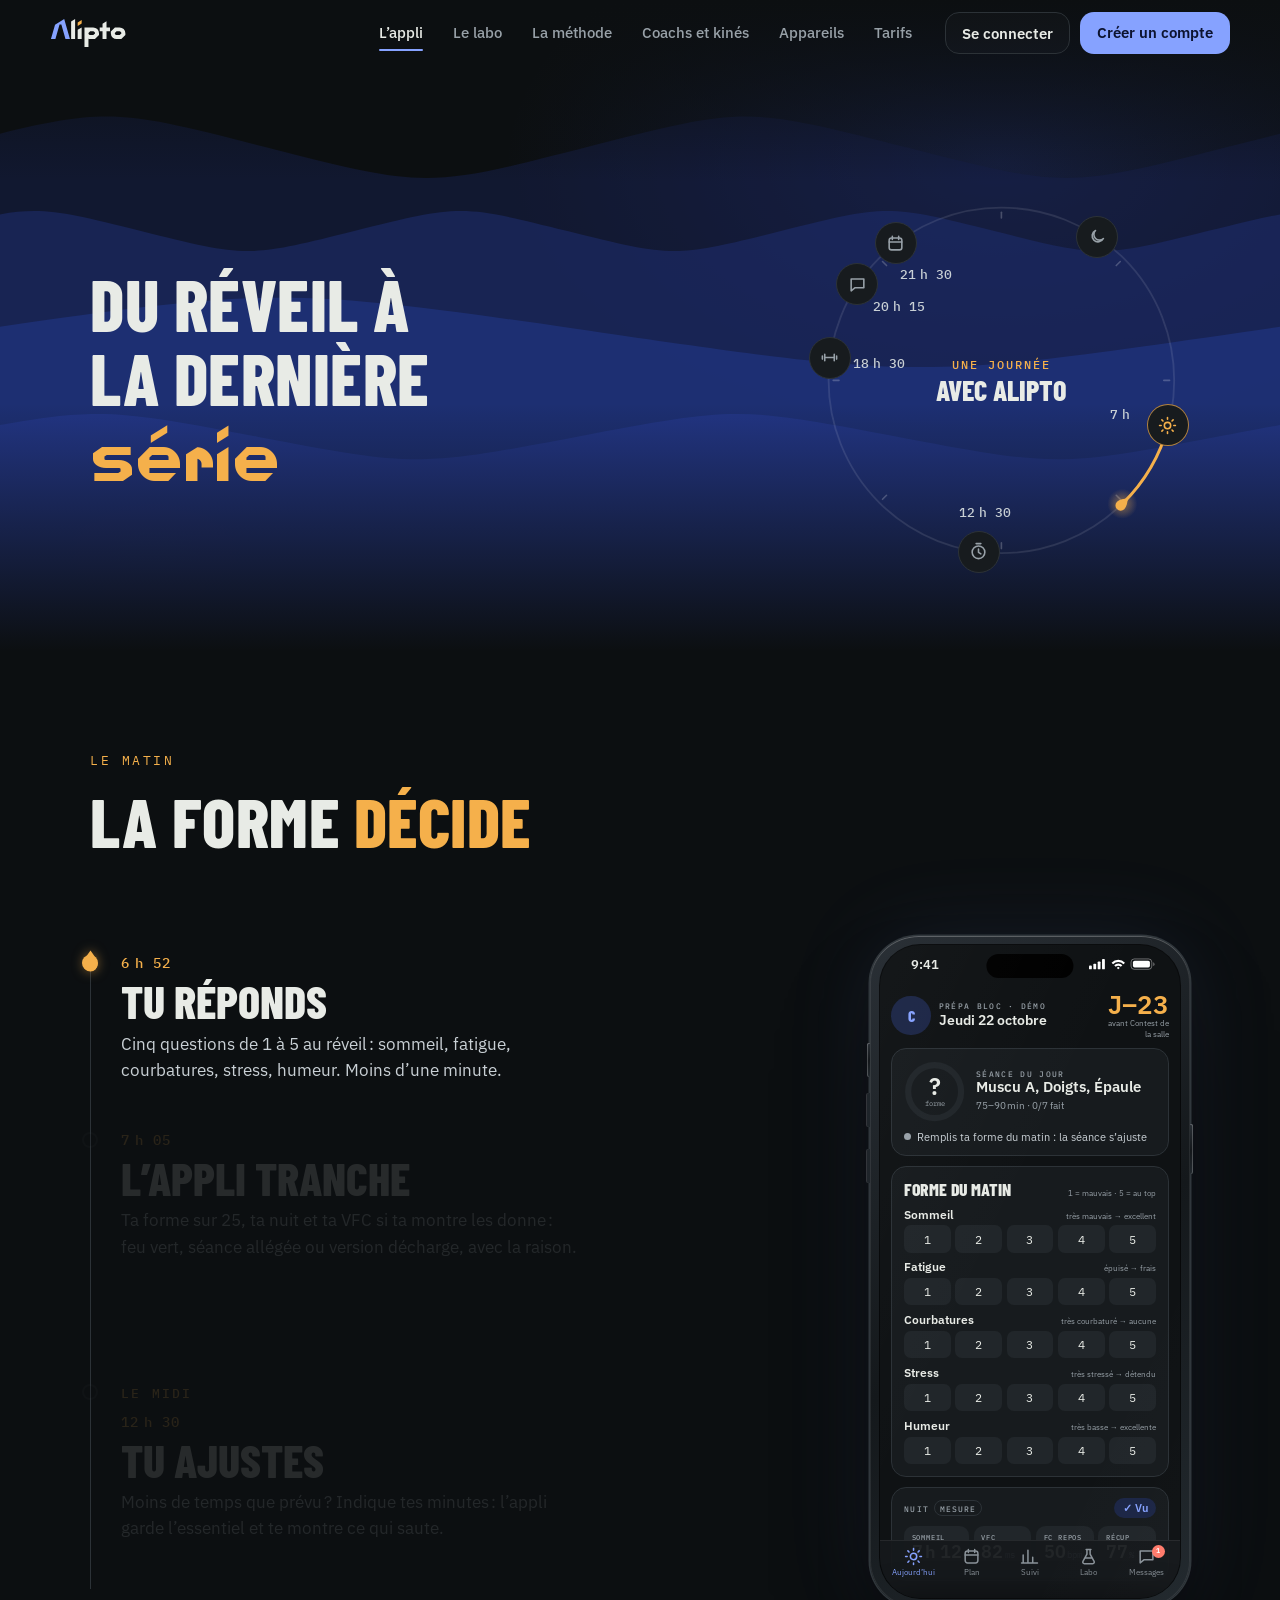
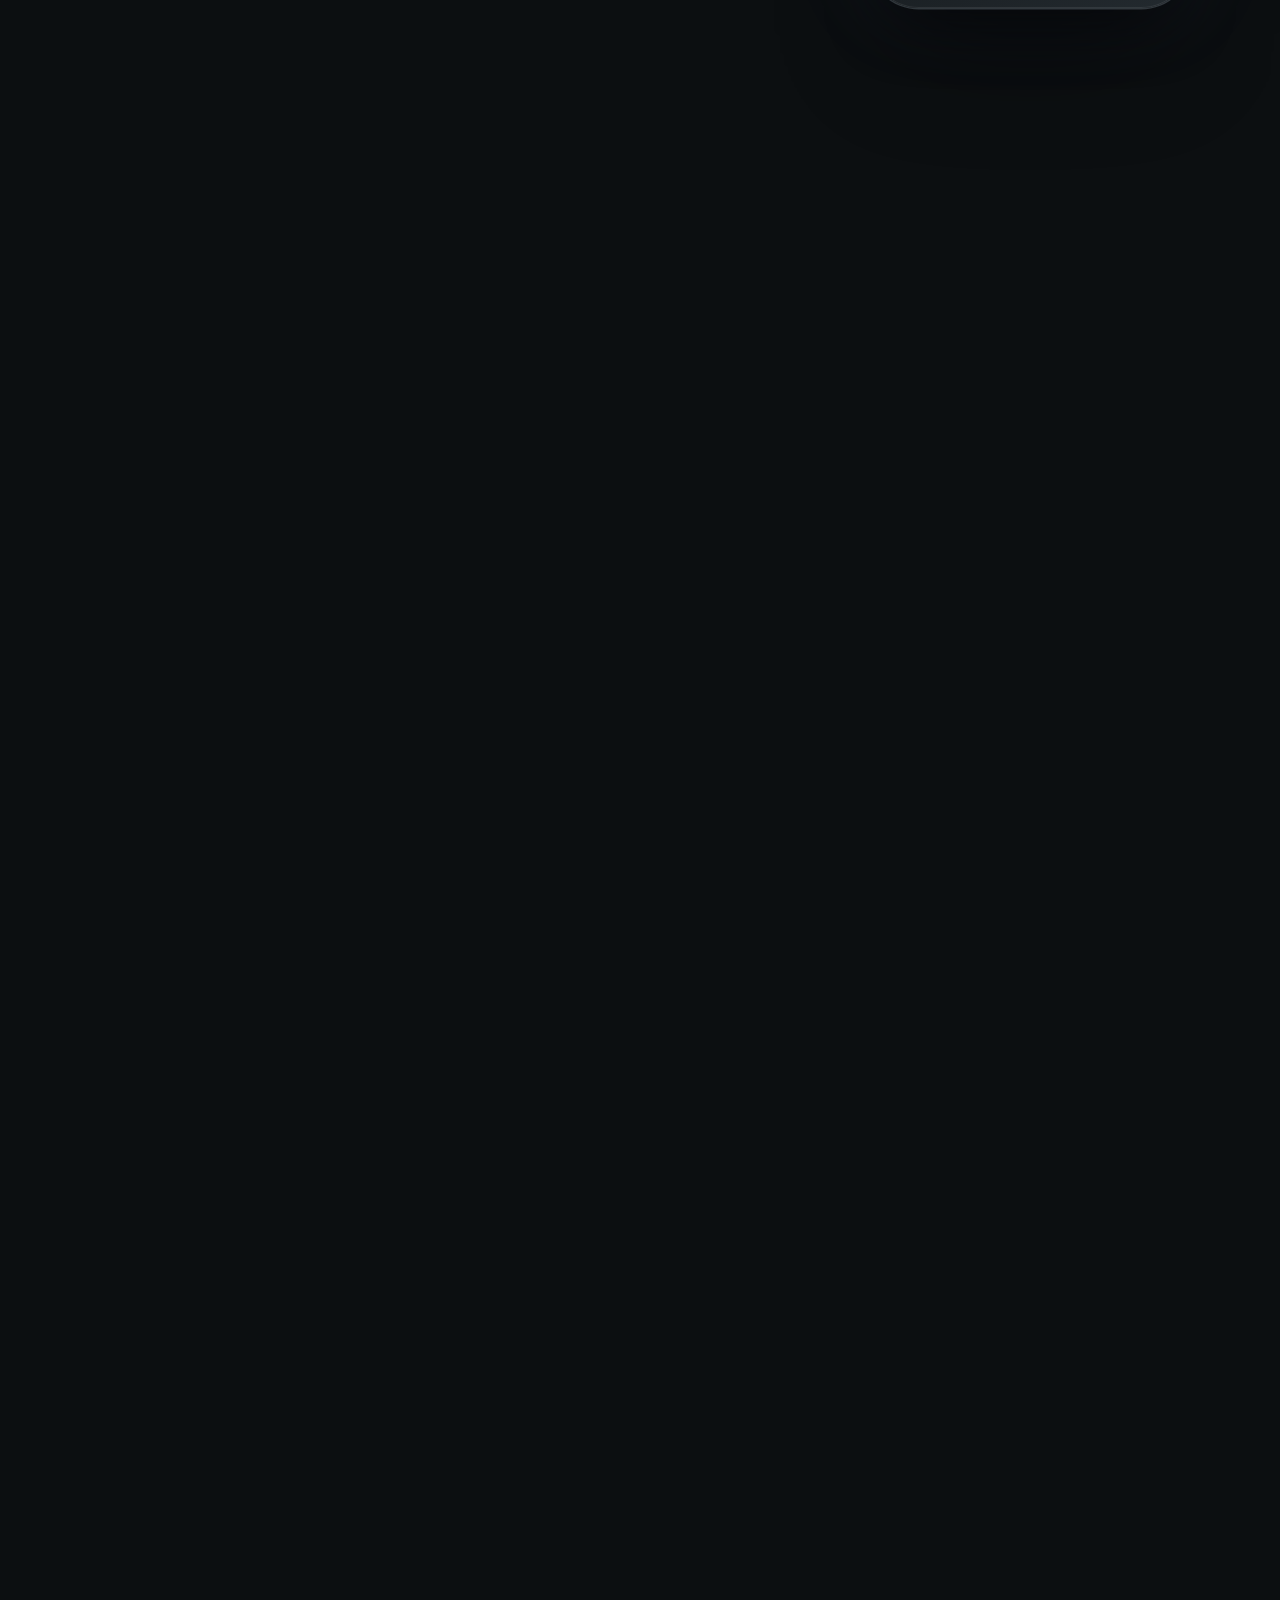
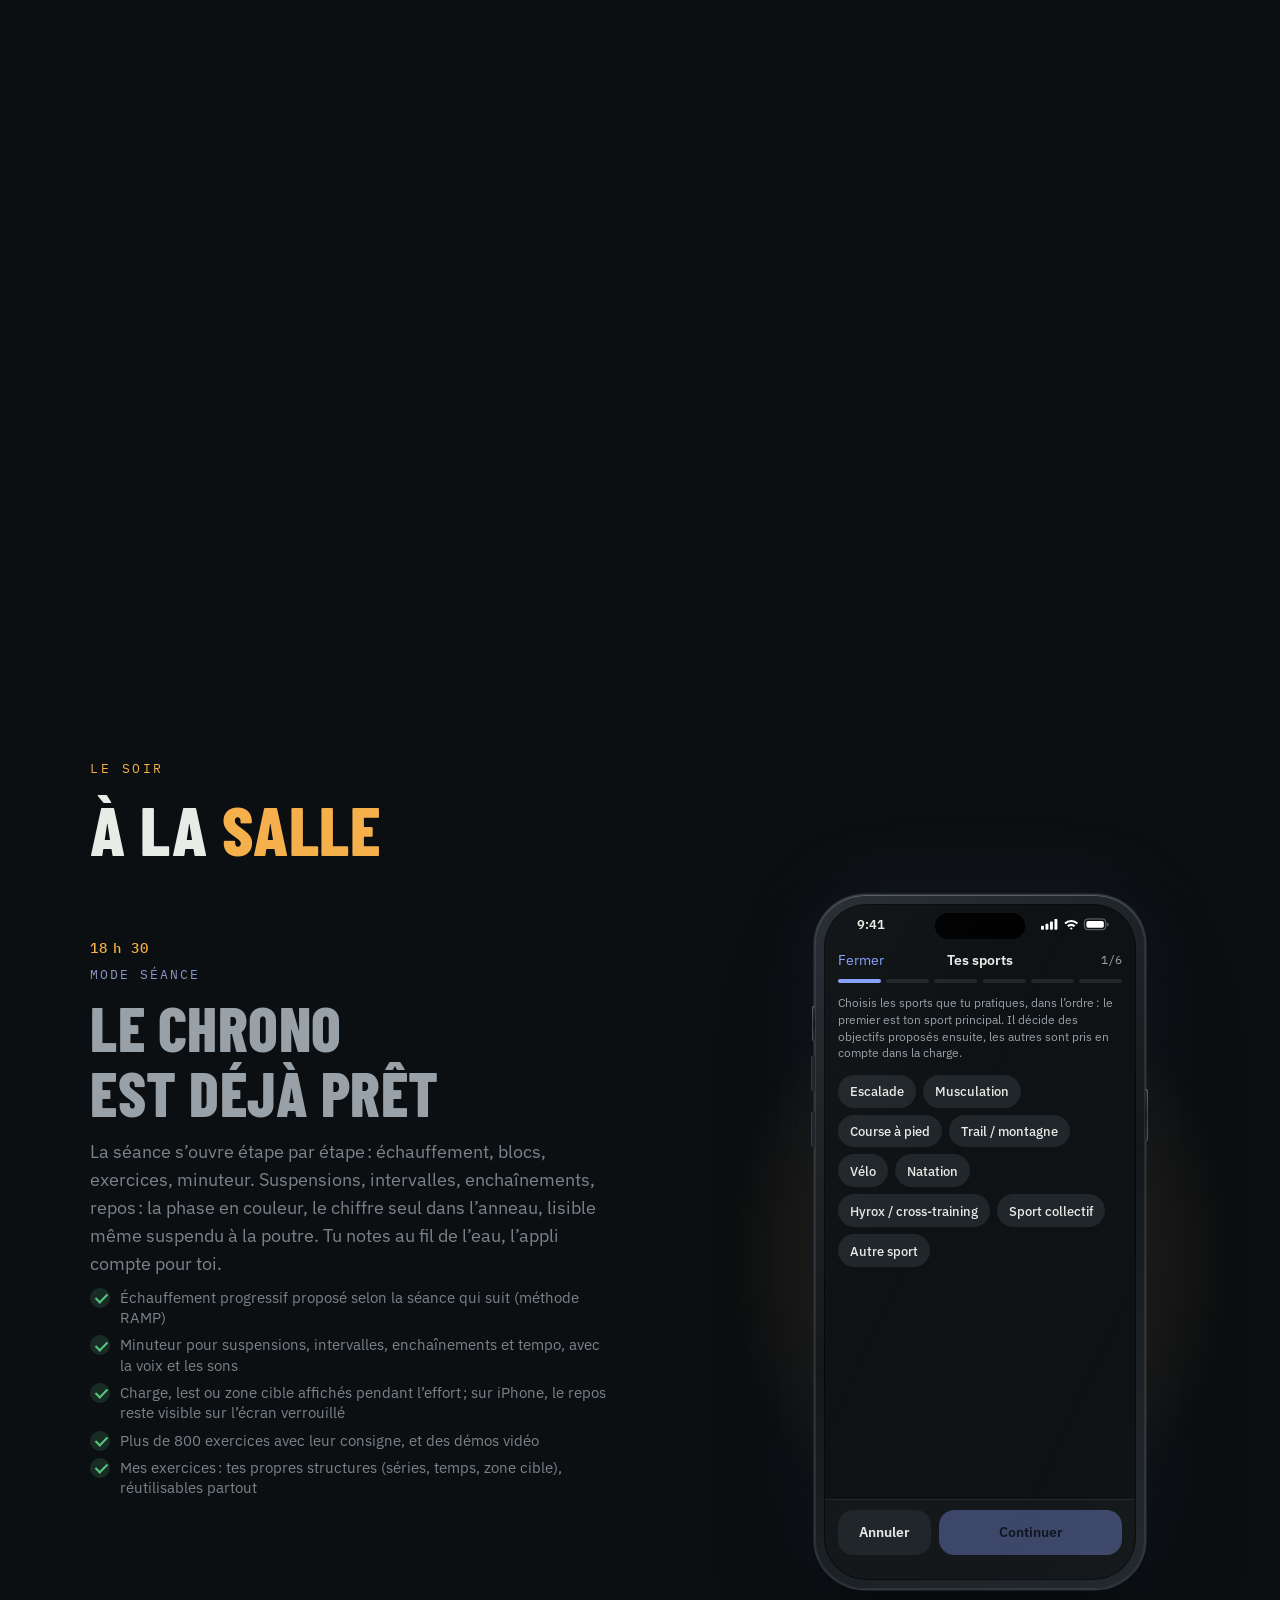
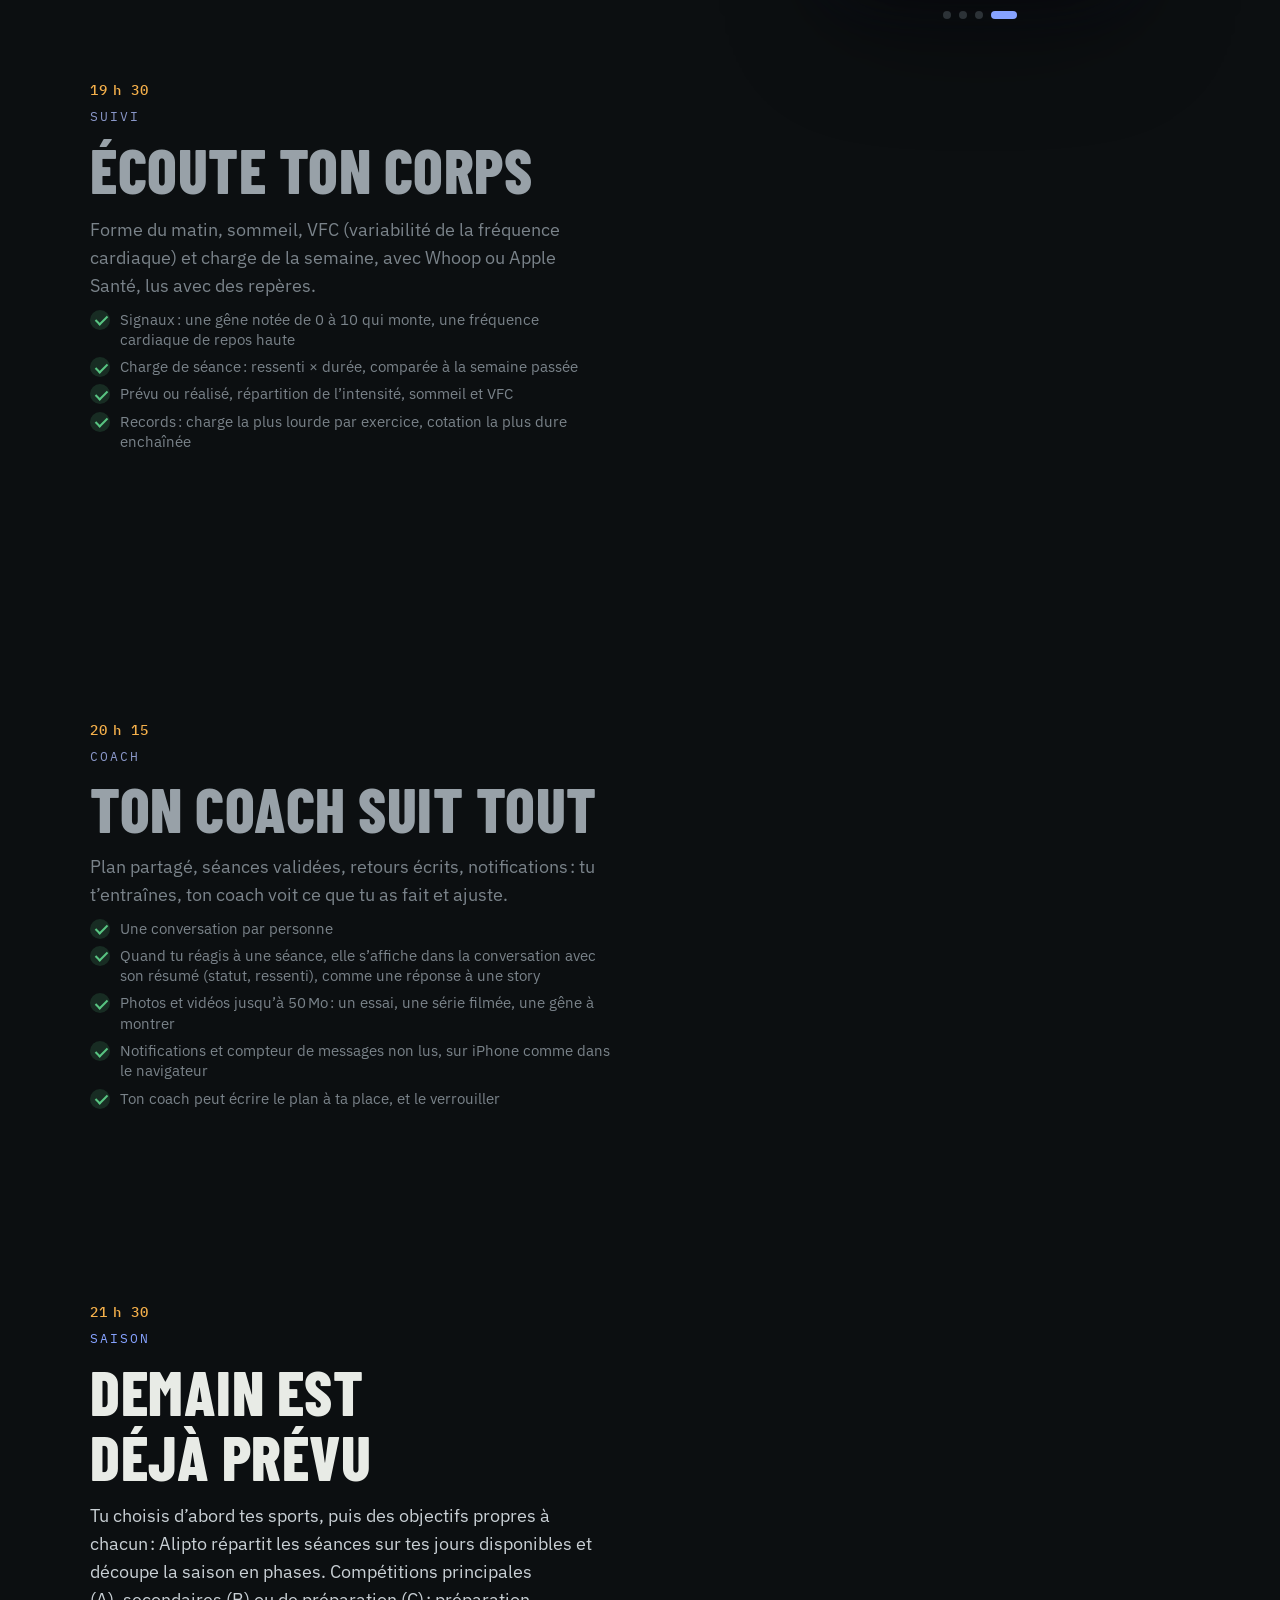
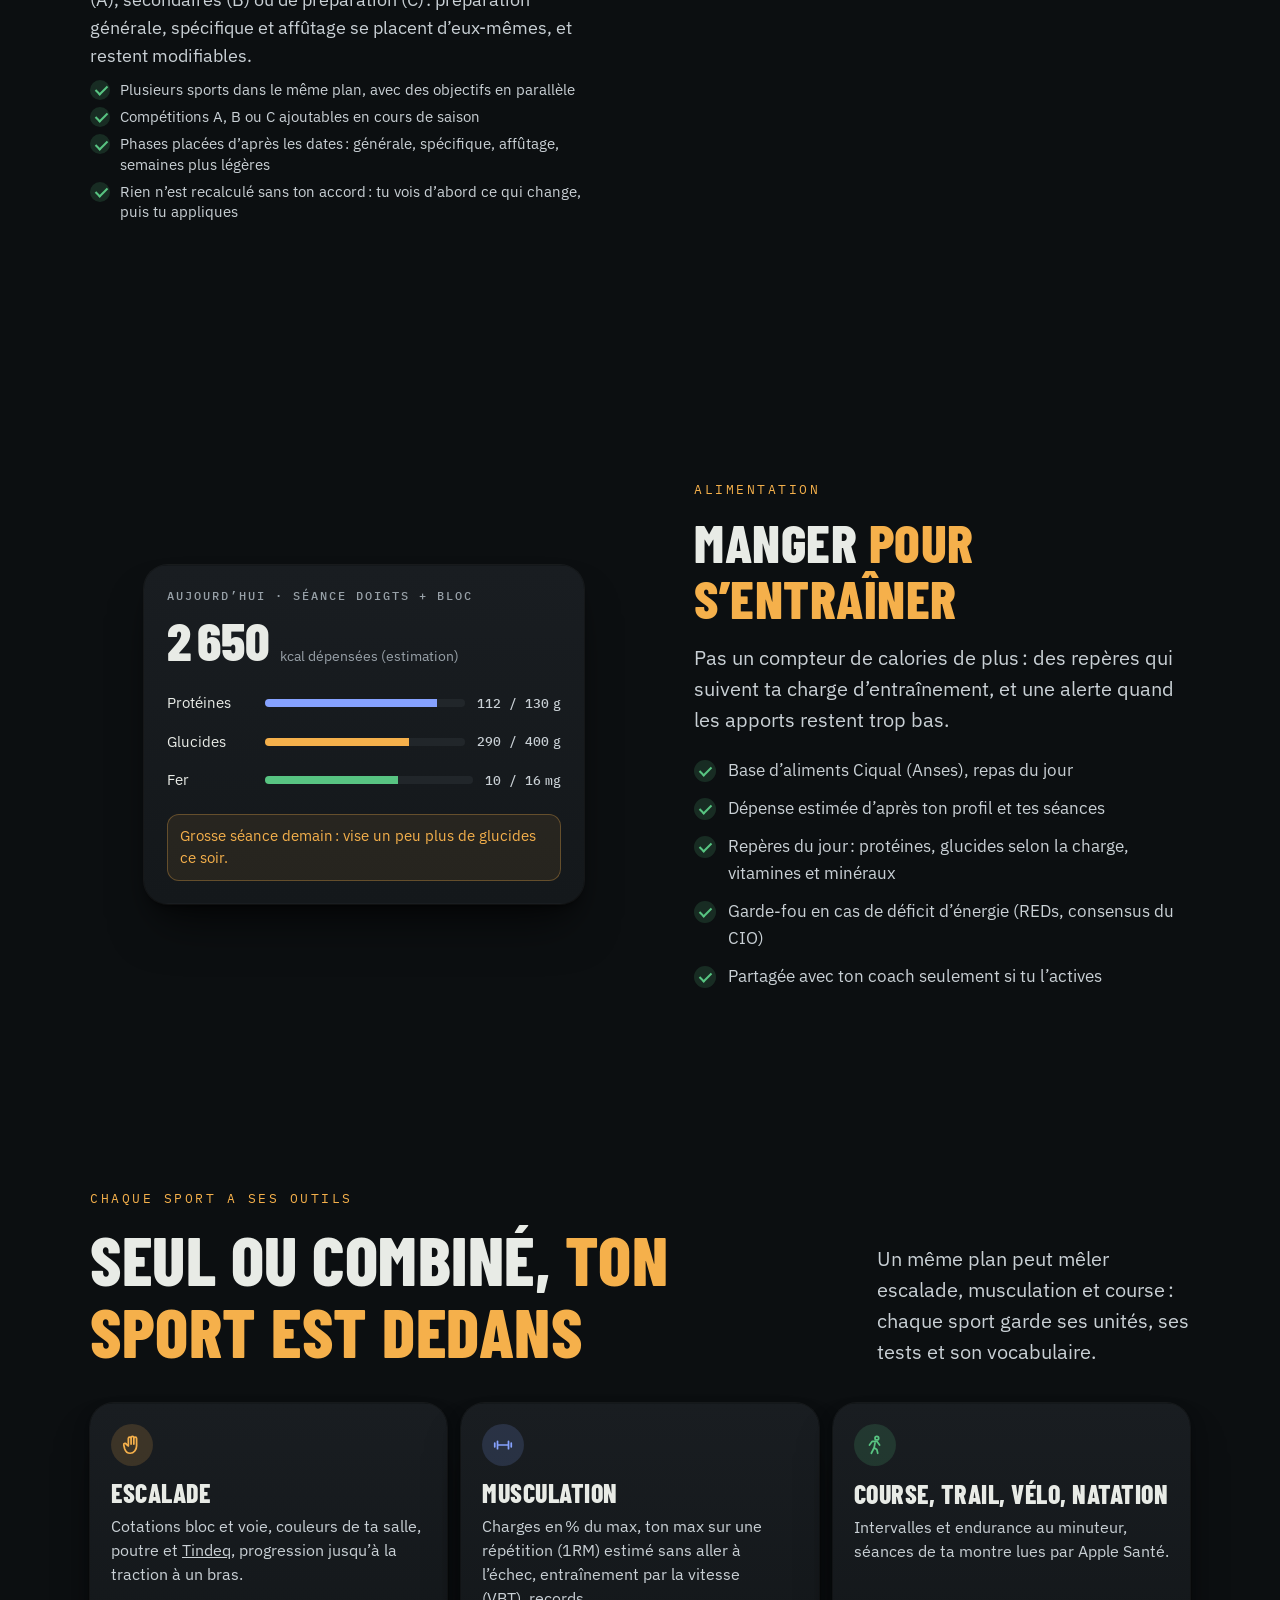
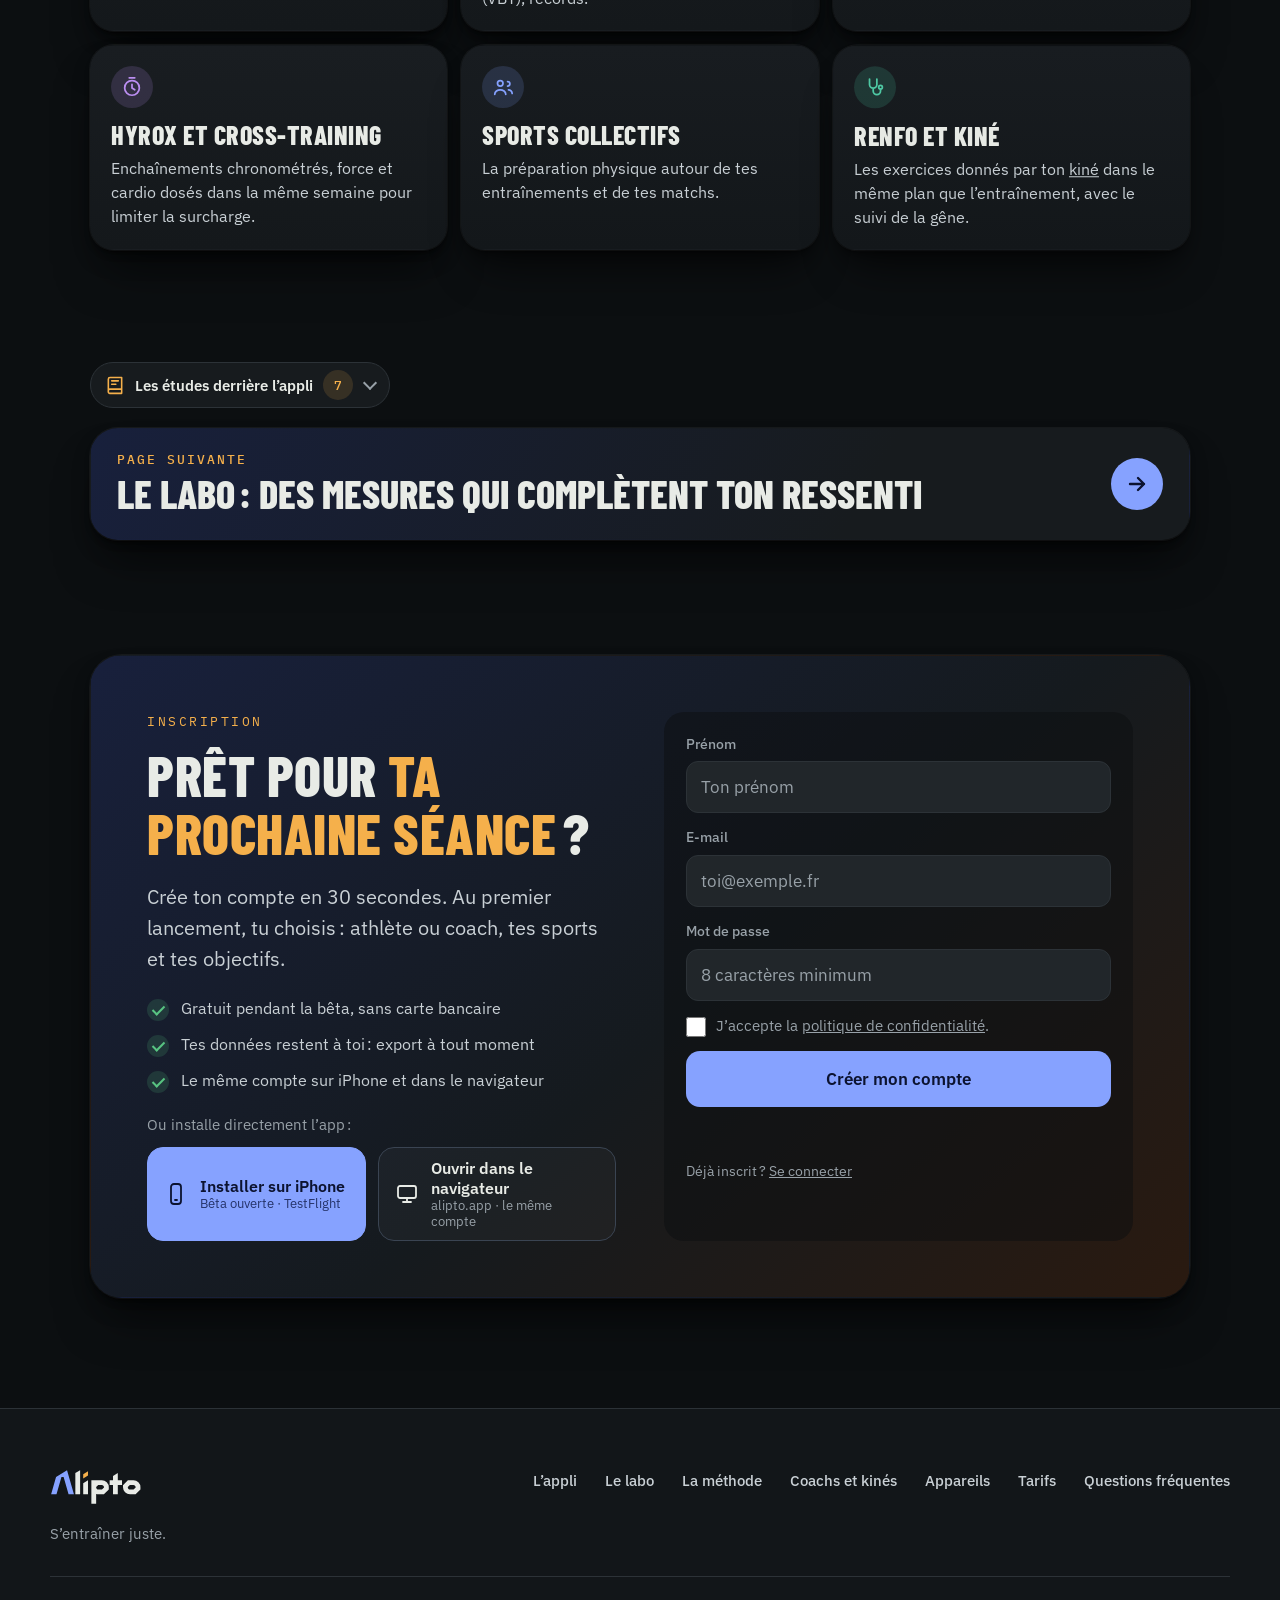
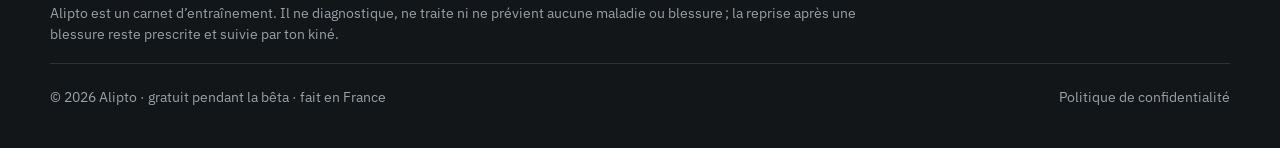
<file: appli/index.html>
<!doctype html>
<html lang="fr" class="no-js">
<head>
<meta charset="utf-8">
<meta name="viewport" content="width=device-width, initial-scale=1, viewport-fit=cover">
<title>L’appli Alipto · plan, séance guidée, suivi et coach</title>
<meta name="description" content="Programme sur mesure, séance ajustée chaque matin à ta forme, minuteur, suivi, tests et messages avec ton coach. Sur iPhone et sur le web.">
<meta name="theme-color" content="#0f1214">
<meta property="og:title" content="L’appli Alipto · plan, séance guidée, suivi et coach">
<meta property="og:description" content="Programme sur mesure, séance ajustée chaque matin à ta forme, minuteur, suivi, tests et messages avec ton coach. Sur iPhone et sur le web.">
<meta property="og:image" content="https://alipto.app/media/og-appli.jpg">
<meta property="og:image:width" content="1200">
<meta property="og:image:height" content="630">
<meta property="og:image:alt" content="Alipto, « Du réveil à la dernière série » : la forme du matin sur un iPhone">
<meta property="og:url" content="https://alipto.app/appli/">
<meta property="og:type" content="website">
<meta property="og:site_name" content="Alipto">
<meta property="og:locale" content="fr_FR">
<meta name="twitter:card" content="summary_large_image">
<meta name="twitter:title" content="L’appli Alipto · plan, séance guidée, suivi et coach">
<meta name="twitter:description" content="Programme sur mesure, séance ajustée chaque matin à ta forme, minuteur, suivi, tests et messages avec ton coach. Sur iPhone et sur le web.">
<meta name="twitter:image" content="https://alipto.app/media/og-appli.jpg">
<meta name="twitter:image:alt" content="Alipto, « Du réveil à la dernière série » : la forme du matin sur un iPhone">
<link rel="canonical" href="https://alipto.app/appli/">
<link rel="icon" href="/favicon.svg" type="image/svg+xml">
<link rel="apple-touch-icon" href="/apple-touch-icon.png">
<link rel="preload" href="/fonts/barlow-condensed-latin-800-normal.woff2" as="font" type="font/woff2" crossorigin>
<link rel="stylesheet" href="/style.css">
<script type="application/ld+json">{"@context":"https://schema.org","@graph":[{"@type":"Organization","@id":"https://alipto.app/#organisation","name":"Alipto","url":"https://alipto.app/","logo":"https://alipto.app/apple-touch-icon.png"},{"@type":"WebSite","@id":"https://alipto.app/#site","url":"https://alipto.app/","name":"Alipto","inLanguage":"fr","publisher":{"@id":"https://alipto.app/#organisation"}},{"@type":"WebPage","@id":"https://alipto.app/appli/#page","url":"https://alipto.app/appli/","name":"L’appli Alipto · plan, séance guidée, suivi et coach","description":"Programme sur mesure, séance ajustée chaque matin à ta forme, minuteur, suivi, tests et messages avec ton coach. Sur iPhone et sur le web.","inLanguage":"fr","isPartOf":{"@id":"https://alipto.app/#site"}},{"@type":"BreadcrumbList","itemListElement":[{"@type":"ListItem","position":1,"name":"Accueil","item":"https://alipto.app/"},{"@type":"ListItem","position":2,"name":"L’appli","item":"https://alipto.app/appli/"}]}]}</script>
</head>
<body class="pg-appli inner">
<a class="skip" href="#contenu">Aller au contenu</a>
<header class="top" id="top">
  <a class="brand" href="/" aria-label="Alipto, accueil"><svg class="wmk" viewBox="-0.7 10 325.6 128" aria-label="Alipto" role="img"><path fill="currentColor" d="M183.4 50Q193.8 50 201.1 57.3Q208.4 64.6 208.4 75L208.4 82.6L191 100L171.4 100Q167.1 100 163.4 98.8L163.4 134L146.4 134L146.4 50L163.4 50L163.4 50.4L163.8 50ZM295.9 50Q306.3 50 313.6 57.3Q320.9 64.6 320.9 75L320.9 82.6L303.5 100L283.9 100Q273.5 100 266.2 92.7Q258.9 85.4 258.9 75L258.9 67.4L276.3 50ZM223.4 34.6L240.4 24L240.4 50L255.4 50L255.4 67L240.4 67L240.4 100L223.4 100L223.4 67L211.4 67L211.4 50L223.4 50ZM89.4 24.6L106.4 14L106.4 100L89.4 100ZM117.4 60.6L134.4 50L134.4 100L117.4 100ZM170.8 67L163.4 74.4L163.4 75Q163.4 78.3 165.7 80.7Q168.1 83 171.4 83L184 83L191.4 75.6L191.4 75Q191.4 71.7 189.1 69.3Q186.7 67 183.4 67ZM283.3 67L275.9 74.4L275.9 75Q275.9 78.3 278.2 80.7Q280.6 83 283.9 83L296.5 83L303.9 75.6L303.9 75Q303.9 71.7 301.6 69.3Q299.2 67 295.9 67Z"/><path fill="#86a2ff" d="M65.3 100L47.7 38L40 38L22.4 100L3.3 100L20.8 38.4L59.9 14L84.4 100Z"/><path fill="#f5b04b" d="M117.4 44L134.4 33.4L134.4 18.4L117.4 29Z"/></svg></a>
  <nav class="links" id="menu" aria-label="Pages">
    <a href="/appli/" aria-current="page">L’appli</a><a href="/labo/">Le labo</a><a href="/methode/">La méthode</a><a href="/coachs/">Coachs et kinés</a><a href="/compatibilite/">Appareils</a><a href="/tarifs/">Tarifs</a>
    <a class="m-only" data-app href="/app/">Se connecter</a>
  </nav>
  <div class="top-cta">
    <a class="btn ghost" data-app href="/app/">Se connecter</a>
    <a class="btn primary sm roll" href="/inscription/"><span class="rl" data-t="Créer un compte"><span>Créer un compte</span></span></a>
    <button class="burger" type="button" aria-label="Menu" aria-expanded="false" aria-controls="menu"><i></i><i></i></button>
  </div>
</header>

<main id="contenu">
  <section class="ahero" aria-labelledby="t-appli">
    <div class="ah-bg" aria-hidden="true">
      <svg class="ah-waves" viewBox="0 0 1440 900" preserveAspectRatio="xMidYMax slice" aria-hidden="true"><path class="wv wv0" fill="#16204a" fill-opacity="0.55" d="M0 330 C180 284 180 284 360 330 S540 376 720 330 C900 284 900 284 1080 330 S1260 376 1440 330 C1620 284 1620 284 1800 330 S1980 376 2160 330 C2340 284 2340 284 2520 330 S2700 376 2880 330 L2880 900 L0 900Z"/><path class="wv wv1" fill="#1d2c6b" fill-opacity="0.6" d="M0 430 C120 400 120 400 240 430 S360 460 480 430 C600 400 600 400 720 430 S840 460 960 430 C1080 400 1080 400 1200 430 S1320 460 1440 430 C1560 400 1560 400 1680 430 S1800 460 1920 430 C2040 400 2040 400 2160 430 S2280 460 2400 430 C2520 400 2520 400 2640 430 S2760 460 2880 430 L2880 900 L0 900Z"/><path class="wv wv2" fill="#233a92" fill-opacity="0.5" d="M0 540 C360 488 360 488 720 540 S1080 592 1440 540 C1800 488 1800 488 2160 540 S2520 592 2880 540 L2880 900 L0 900Z"/><path class="wv wv3" fill="#2a3f9e" fill-opacity="0.42" d="M0 660 C180 626 180 626 360 660 S540 694 720 660 C900 626 900 626 1080 660 S1260 694 1440 660 C1620 626 1620 626 1800 660 S1980 694 2160 660 C2340 626 2340 626 2520 660 S2700 694 2880 660 L2880 900 L0 900Z"/></svg>
      <!-- emplacement de la future vidéo de sport en boucle : renseigner data-src (et poster), vidéo muette de moins de 2 Mo ; sim.js ne la lance ni en mouvement réduit ni en économie de données -->
      <video class="ah-video" muted loop playsinline preload="none" data-src="" poster=""></video>
    </div>
    <div class="ah-txt">
    <h1 id="t-appli" class="acc">Du réveil à la dernière <span class="tl">série</span></h1></div>
    <nav class="horloge" aria-label="Une journée avec Alipto">
      <svg class="hg-svg" viewBox="-200 -200 400 400" aria-hidden="true"><circle class="hg-t" r="150"/><g class="hg-ticks"><line x1="0.0" y1="-141.0" x2="0.0" y2="-146.0"/><line x1="99.7" y1="-99.7" x2="103.2" y2="-103.2"/><line x1="141.0" y1="-0.0" x2="146.0" y2="-0.0"/><line x1="99.7" y1="99.7" x2="103.2" y2="103.2"/><line x1="0.0" y1="141.0" x2="0.0" y2="146.0"/><line x1="-99.7" y1="99.7" x2="-103.2" y2="103.2"/><line x1="-141.0" y1="0.0" x2="-146.0" y2="0.0"/><line x1="-99.7" y1="-99.7" x2="-103.2" y2="-103.2"/></g>
        <g class="hg-tr"><path class="hg-a" d="M144.9 38.8A150 150 0 1 1 -91.3 -119.0"/><path class="hg-n" d="M-91.3 -119.0A150 150 0 0 1 144.9 38.8"/></g><g class="hg-g"><circle r="13" fill="url(#hg-halo)"/><path transform="scale(.15)" d="M0 -46 C 14 -26 30 -6 30 14 A 30 30 0 1 1 -30 14 C -30 -6 -14 -26 0 -46 Z"/></g>
        <defs><radialGradient id="hg-halo"><stop offset="0" stop-color="#f5b04b" stop-opacity=".5"/><stop offset="1" stop-color="#f5b04b" stop-opacity="0"/></radialGradient></defs></svg>
      <p class="hg-c"><span>Une journée</span><b>avec Alipto</b></p>
      <ol><li style="left:86.22%;top:59.71%;--dx:0.966;--dy:0.259" data-t="7"><a href="#journee" aria-label="7 h : La forme du matin"><span class="fr-ic"><svg viewBox="0 0 24 24" aria-hidden="true"><circle cx="12" cy="12" r="4"/><path d="M12 2v2M12 20v2M4.9 4.9l1.4 1.4M17.7 17.7l1.4 1.4M2 12h2M20 12h2M4.9 19.1l1.4-1.4M17.7 6.3l1.4-1.4"/></svg></span><b>7 h</b></a></li><li style="left:45.11%;top:87.18%;--dx:-0.131;--dy:0.991" data-t="12.5"><a href="#midi" aria-label="12 h 30 : Moins de temps"><span class="fr-ic"><svg viewBox="0 0 24 24" aria-hidden="true"><circle cx="12" cy="13" r="8"/><path d="M12 9v4l3 2M9 2h6"/></svg></span><b>12 h 30</b></a></li><li style="left:12.82%;top:45.11%;--dx:-0.991;--dy:-0.131" data-t="18.5"><a href="#h-18h30" aria-label="18 h 30 : La séance"><span class="fr-ic"><svg viewBox="0 0 24 24" aria-hidden="true"><path d="M6 8v8M18 8v8M3 10v4M21 10v4M6 12h12"/></svg></span><b>18 h 30</b></a></li><li style="left:18.82%;top:29.17%;--dx:-0.831;--dy:-0.556" data-t="20.25"><a href="#h-20h15" aria-label="20 h 15 : Le coach"><span class="fr-ic"><svg viewBox="0 0 24 24" aria-hidden="true"><path d="M4 5h16v11H9l-5 4z"/></svg></span><b>20 h 15</b></a></li><li style="left:27.17%;top:20.25%;--dx:-0.609;--dy:-0.793" data-t="21.5"><a href="#h-21h30" aria-label="21 h 30 : La saison"><span class="fr-ic"><svg viewBox="0 0 24 24" aria-hidden="true"><rect x="4" y="5" width="16" height="15" rx="3"/><path d="M8 3v4M16 3v4M4 10h16"/></svg></span><b>21 h 30</b></a></li><li class="nuit" style="left:70.83%;top:18.82%;--dx:0.556;--dy:-0.831" aria-hidden="true"><span class="fr-ic"><svg viewBox="0 0 24 24"><path d="M19.5 14.5A7.5 7.5 0 1 1 9.5 4.5a6 6 0 0 0 10 10z"/></svg></span></li></ol></nav>
  </section>

  <section class="matin" id="journee">
    <div class="mt-head"><p class="eyebrow">Le matin</p><h2 class="acc">La forme <em>décide</em></h2></div>
    <div class="mt-grid">
      <div class="mt-col"><i class="mt-fill" aria-hidden="true"></i><svg class="mt-drop" viewBox="-32 -48 64 94" aria-hidden="true"><path d="M0 -46 C 14 -26 30 -6 30 14 A 30 30 0 1 1 -30 14 C -30 -6 -14 -26 0 -46 Z"/></svg>
      <ol class="mt-steps">
        <li class="mt-s on"><span class="clock">6 h 52</span><b>Tu réponds</b><span>Cinq questions de 1 à 5 au réveil : sommeil, fatigue, courbatures, stress, humeur. Moins d’une minute.</span></li>
        <li class="mt-s"><span class="clock">7 h 05</span><b>L’appli tranche</b><span>Ta forme sur 25, ta nuit et ta VFC si ta montre les donne : feu vert, séance allégée ou version décharge, avec la raison.</span>
          <ul class="ticks small"><li>Forme du matin sur 25 : sommeil, fatigue, courbatures, stress, humeur</li><li>Sommeil, fréquence cardiaque de repos et VFC lus depuis Apple Santé ou Whoop</li><li>Un tableau de bord en tuiles : chaque tuile ouvre sa page détaillée, avec ses repères</li></ul></li>
        <li class="mt-s" id="midi"><span class="mt-eb">Le midi</span><span class="clock">12 h 30</span><b>Tu ajustes</b><span>Moins de temps que prévu ? Indique tes minutes : l’appli garde l’essentiel et te montre ce qui saute.</span>
          <ul class="ticks small"><li>« Moins de temps » raccourcit la séance en gardant l’essentiel</li><li>Ce qui saute est montré avant : tu appliques, ou tu gardes la séance prévue</li></ul></li>
      </ol></div>
      <div class="mt-ph"><div class="phone sim-ph" data-sim="forme" data-mode="scenario"><div class="screen ap">
      <div class="ap-bar" aria-hidden="true"><b>9:41</b><svg class="ap-sb" viewBox="0 0 70 13" aria-hidden="true"><rect x="0" y="8" width="3" height="4" rx=".9"/><rect x="4.6" y="6" width="3" height="6" rx=".9"/><rect x="9.2" y="3.6" width="3" height="8.4" rx=".9"/><rect x="13.8" y="1" width="3" height="11" rx=".9"/><path d="M23.9 4.9a10 10 0 0 1 14.2 0l-1.6 1.6a7.7 7.7 0 0 0-11 0zM26.7 7.7a6 6 0 0 1 8.6 0l-1.6 1.6a3.7 3.7 0 0 0-5.4 0zM29.5 10.5a2 2 0 0 1 3 0L31 12z"/><rect x="44.5" y="1" width="22" height="11" rx="3.4" fill="none" stroke="currentColor" stroke-opacity=".4"/><rect x="46.5" y="3" width="18" height="7" rx="1.8"/><path d="M68 4.6v3.8a2 2 0 0 0 0-3.8z" fill-opacity=".4"/></svg></div><div class="ap-head"><span class="ap-av">C</span><span class="ap-id"><small>Prépa bloc · démo</small><b>Jeudi 22 octobre</b></span><span class="ap-j"><b>J–23</b><small>avant Contest de la salle</small></span></div>
      <div class="ap-card"><div class="ap-ring"><svg viewBox="0 0 44 44" aria-hidden="true"><circle cx="22" cy="22" r="19"/><circle class="arc" cx="22" cy="22" r="19" pathLength="100"/></svg><b class="ap-sc">?</b><small class="ap-of">forme</small></div>
        <div class="ap-ses"><small>Séance du jour</small><b>Muscu A, Doigts, Épaule</b><span>75–90 min · 0/7 fait</span></div>
        <p class="ap-v" role="status" aria-live="polite"><i></i><span>Remplis ta forme du matin : la séance s’ajuste</span></p>
        <p class="ap-why"></p></div>
      <form class="ap-form" aria-label="Scène : la forme du matin, jouée au défilement" onsubmit="return false"><p class="ap-fh"><b>Forme du matin</b><small>1 = mauvais · 5 = au top</small></p><fieldset class="ap-q" data-k="sommeil"><legend><b>Sommeil</b><small>très mauvais → excellent</small></legend><div class="ap-seg"><label><input type="radio" name="scenario-sommeil" value="1"><span>1</span></label><label><input type="radio" name="scenario-sommeil" value="2"><span>2</span></label><label><input type="radio" name="scenario-sommeil" value="3"><span>3</span></label><label><input type="radio" name="scenario-sommeil" value="4"><span>4</span></label><label><input type="radio" name="scenario-sommeil" value="5"><span>5</span></label></div></fieldset><fieldset class="ap-q" data-k="fatigue"><legend><b>Fatigue</b><small>épuisé → frais</small></legend><div class="ap-seg"><label><input type="radio" name="scenario-fatigue" value="1"><span>1</span></label><label><input type="radio" name="scenario-fatigue" value="2"><span>2</span></label><label><input type="radio" name="scenario-fatigue" value="3"><span>3</span></label><label><input type="radio" name="scenario-fatigue" value="4"><span>4</span></label><label><input type="radio" name="scenario-fatigue" value="5"><span>5</span></label></div></fieldset><fieldset class="ap-q" data-k="courbatures"><legend><b>Courbatures</b><small>très courbaturé → aucune</small></legend><div class="ap-seg"><label><input type="radio" name="scenario-courbatures" value="1"><span>1</span></label><label><input type="radio" name="scenario-courbatures" value="2"><span>2</span></label><label><input type="radio" name="scenario-courbatures" value="3"><span>3</span></label><label><input type="radio" name="scenario-courbatures" value="4"><span>4</span></label><label><input type="radio" name="scenario-courbatures" value="5"><span>5</span></label></div></fieldset><fieldset class="ap-q" data-k="stress"><legend><b>Stress</b><small>très stressé → détendu</small></legend><div class="ap-seg"><label><input type="radio" name="scenario-stress" value="1"><span>1</span></label><label><input type="radio" name="scenario-stress" value="2"><span>2</span></label><label><input type="radio" name="scenario-stress" value="3"><span>3</span></label><label><input type="radio" name="scenario-stress" value="4"><span>4</span></label><label><input type="radio" name="scenario-stress" value="5"><span>5</span></label></div></fieldset><fieldset class="ap-q" data-k="humeur"><legend><b>Humeur</b><small>très basse → excellente</small></legend><div class="ap-seg"><label><input type="radio" name="scenario-humeur" value="1"><span>1</span></label><label><input type="radio" name="scenario-humeur" value="2"><span>2</span></label><label><input type="radio" name="scenario-humeur" value="3"><span>3</span></label><label><input type="radio" name="scenario-humeur" value="4"><span>4</span></label><label><input type="radio" name="scenario-humeur" value="5"><span>5</span></label></div></fieldset></form>
      <div class="ap-night" aria-hidden="true"><p class="ap-nh"><span>Nuit</span><i>MESURE</i><em>✓ Vu</em></p><div class="ap-nm"><p><small>Sommeil</small><b>7 h 12</b></p><p><small>VFC</small><b>82<u>ms</u></b></p><p><small>FC repos</small><b>50<u>bpm</u></b></p><p><small>Récup</small><b>77<u>%</u></b></p></div></div><nav class="ap-tabs" aria-hidden="true"><span class=on><svg viewBox="0 0 24 24"><circle cx="12" cy="12" r="4"/><path d="M12 2v2M12 20v2M4.9 4.9l1.4 1.4M17.7 17.7l1.4 1.4M2 12h2M20 12h2M4.9 19.1l1.4-1.4M17.7 6.3l1.4-1.4"/></svg>Aujourd’hui</span><span><svg viewBox="0 0 24 24"><rect x="4" y="5" width="16" height="15" rx="3"/><path d="M8 3v4M16 3v4M4 10h16"/></svg>Plan</span><span><svg viewBox="0 0 24 24"><path d="M4 20V10M10 20V4M16 20v-7M22 20H2"/></svg>Suivi</span><span><svg viewBox="0 0 24 24"><path d="M9 3h6M10 3v6L5 18a2 2 0 0 0 1.8 3h10.4A2 2 0 0 0 19 18l-5-9V3M7.5 14h9"/></svg>Labo</span><span><svg viewBox="0 0 24 24"><path d="M4 5h16v11H9l-5 4z"/></svg><em class="ap-badge">1</em>Messages</span></nav>
      <div class="ap-sheet" aria-hidden="true">
        <p class="ap-st">Muscu A, Doigts, Épaule <span>Fermer</span></p>
        <p class="ap-less"><b>J’ai moins de temps que prévu</b><span>Séance prévue ≈ 47 min. Indique le temps que tu as : l’appli garde l’essentiel et te montre ce qui change.</span></p>
        <div class="ap-min"><p class="ap-big"><b>30</b> min</p><div class="ap-chips"><span>20 min</span><span class="on">30 min</span><span>45 min</span></div>
          <p class="ap-tot"><b>≈ 30 min</b> au lieu de ≈ 47</p>
          <p class="ap-r"><span>Échauffement</span><em>6 min au lieu de 10</em></p><p class="ap-r"><span>Tractions lestées</span><i>5 séries</i></p>
          <p class="ap-r x"><span>Rowing haltère</span><s>retiré</s></p><p class="ap-r x"><span>Gainage hollow</span><s>retiré</s></p></div>
      </div><i class="ap-tap" aria-hidden="true"></i>
    </div><i class="glass" aria-hidden="true"></i></div></div>
    </div>
  </section>

  <section class="story" id="soir">
    <div class="story-head">
      <p class="eyebrow">Le soir</p>
      <h2 class="acc">À la <em>salle</em></h2>
    </div>
    <div class="story-grid">
      <div class="steps"><article class="step" data-shot="seance" id="h-18h30"><span class="clock">18 h 30</span><span class="k">Mode séance</span><h3 class="acc">Le chrono est déjà prêt</h3><p>La séance s’ouvre étape par étape : échauffement, blocs, exercices, minuteur. Suspensions, intervalles, enchaînements, repos : la phase en couleur, le chiffre seul dans l’anneau, lisible même suspendu à la poutre. Tu notes au fil de l’eau, l’appli compte pour toi.</p><ul class="ticks small"><li>Échauffement progressif proposé selon la séance qui suit (méthode RAMP)</li><li>Minuteur pour suspensions, intervalles, enchaînements et tempo, avec la voix et les sons</li><li>Charge, lest ou zone cible affichés pendant l’effort ; sur iPhone, le repos reste visible sur l’écran verrouillé</li><li>Plus de 800 exercices avec leur consigne, et des démos vidéo</li><li>Mes exercices : tes propres structures (séries, temps, zone cible), réutilisables partout</li></ul><figure class="inline"><div class="phone sim-ph tm" data-sim="chrono"><div class="screen ap tm-s" aria-hidden="true">
      <div class="tm-top"><span class="tm-clock">24:37</span><span class="tm-stop">Arrêter</span></div>
      <p class="tm-t">Finger lift 7/3</p><p class="tm-h">Série 1 / 4</p><p class="tm-w">Mise en place</p>
      <div class="tm-ring"><svg viewBox="0 0 100 100"><circle cx="50" cy="50" r="44"/><circle class="tm-arc" cx="50" cy="50" r="44" pathLength="100"/></svg><b class="tm-n">10</b></div>
      <p class="tm-i">Puis tire</p><p class="tm-l">Charge 42 kg</p>
      <div class="tm-d"><i></i><i></i><i></i><i></i></div>
      <div class="tm-tq"><svg class="tm-tqi" viewBox="0 0 24 24"><circle cx="12" cy="12" r="1.6"/><path d="M8.5 8.5a5 5 0 0 0 0 7M15.5 8.5a5 5 0 0 1 0 7M5.6 5.6a9 9 0 0 0 0 12.8M18.4 5.6a9 9 0 0 1 0 12.8"/></svg>
        <span><b>Suivre la force avec le Tindeq</b><small>Courbe en direct, pic et moyenne de chaque levée, comparés à tes 42 kg</small>
        <svg class="tm-curve" viewBox="0 0 200 40" preserveAspectRatio="none"><line x1="0" y1="10" x2="200" y2="10"/><path/></svg></span></div>
      <div class="tm-ctl"><span>Pause</span><span>Passer</span></div>
    </div><i class="glass" aria-hidden="true"></i></div></figure></article><article class="step" data-shot="forme" id="h-19h30"><span class="clock">19 h 30</span><span class="k">Suivi</span><h3 class="acc">Écoute ton corps</h3><p>Forme du matin, sommeil, VFC (variabilité de la fréquence cardiaque) et charge de la semaine, avec Whoop ou Apple Santé, lus avec des repères.</p><ul class="ticks small"><li>Signaux : une gêne notée de 0 à 10 qui monte, une fréquence cardiaque de repos haute</li><li>Charge de séance : ressenti × durée, comparée à la semaine passée</li><li>Prévu ou réalisé, répartition de l’intensité, sommeil et VFC</li><li>Records : charge la plus lourde par exercice, cotation la plus dure enchaînée</li></ul><figure class="inline"><div class="phone" data-zones="[{&quot;x&quot;: 7.5, &quot;y&quot;: 27.8, &quot;w&quot;: 41.5, &quot;h&quot;: 10.6, &quot;n&quot;: &quot;Forme du matin 19/25&quot;, &quot;f&quot;: [1.448, 0.0531, 0.0275]}, {&quot;x&quot;: 51, &quot;y&quot;: 39, &quot;w&quot;: 41.5, &quot;h&quot;: 10.4, &quot;n&quot;: &quot;Récupération 77 %&quot;, &quot;f&quot;: [1.928, 0.4574, 0.1663]}]"><div class="screen"><img class="scr" src="/img/p-forme-310-620.webp" srcset="/img/p-forme-310-310.webp 310w, /img/p-forme-310-465.webp 465w, /img/p-forme-310-620.webp 620w, /img/p-forme-310-930.webp 930w, /img/p-forme-310-1206.webp 1206w" sizes="(max-width: 900px) min(644px, calc((100vw - 32px) * 1.808)), 598px" alt="Écran Suivi : forme du matin, récupération, charge de la semaine" loading="lazy" width="310" height="674"><i class="veil" aria-hidden="true"></i><i class="veil" aria-hidden="true"></i></div><i class="glass" aria-hidden="true"></i></div></figure></article><article class="step" data-shot="coach" id="h-20h15"><span class="clock">20 h 15</span><span class="k">Coach</span><h3>Ton coach suit tout</h3><p>Plan partagé, séances validées, retours écrits, notifications : tu t’entraînes, ton coach voit ce que tu as fait et ajuste.</p><ul class="ticks small"><li>Une conversation par personne</li><li>Quand tu réagis à une séance, elle s’affiche dans la conversation avec son résumé (statut, ressenti), comme une réponse à une story</li><li>Photos et vidéos jusqu’à 50 Mo : un essai, une série filmée, une gêne à montrer</li><li>Notifications et compteur de messages non lus, sur iPhone comme dans le navigateur</li><li>Ton coach peut écrire le plan à ta place, et le verrouiller</li></ul><figure class="inline"><div class="phone sim-ph co" data-sim="coach"><div class="screen ap co-s" aria-hidden="true">
      <div class="ap-bar" aria-hidden="true"><b>9:41</b><svg class="ap-sb" viewBox="0 0 70 13" aria-hidden="true"><rect x="0" y="8" width="3" height="4" rx=".9"/><rect x="4.6" y="6" width="3" height="6" rx=".9"/><rect x="9.2" y="3.6" width="3" height="8.4" rx=".9"/><rect x="13.8" y="1" width="3" height="11" rx=".9"/><path d="M23.9 4.9a10 10 0 0 1 14.2 0l-1.6 1.6a7.7 7.7 0 0 0-11 0zM26.7 7.7a6 6 0 0 1 8.6 0l-1.6 1.6a3.7 3.7 0 0 0-5.4 0zM29.5 10.5a2 2 0 0 1 3 0L31 12z"/><rect x="44.5" y="1" width="22" height="11" rx="3.4" fill="none" stroke="currentColor" stroke-opacity=".4"/><rect x="46.5" y="3" width="18" height="7" rx="1.8"/><path d="M68 4.6v3.8a2 2 0 0 0 0-3.8z" fill-opacity=".4"/></svg></div>
      <div class="co-v co-dash on">
        <div class="co-head"><span class="ap-av">H</span><span class="ap-id"><small>Coach</small><b>3 athlètes</b></span><em>Tout marquer lu</em></div>
        <p class="co-lbl">Messages</p><div class="co-list"><p class="co-row cam"><span class="co-av">C</span><span class="co-tx"><b>Camille</b><span class="co-last">Merci coach, je te tiens au courant !</span></span><span class="co-r"><small class="co-time">18:55</small><em class="co-n">2</em></span></p><p class="co-row"><span class="co-av">L</span><span class="co-tx"><b>Léa</b><span class="co-last">Séance faite, ressenti 7. Les mollets sont lourds mais les doigts vont bien.</span></span><span class="co-r"><small class="co-time">18:00</small><em class="co-n">1</em></span></p><p class="co-row"><span class="co-av">T</span><span class="co-tx"><b>Théo</b><span class="co-last">Je saute les suspensions de demain : gêne à l’index depuis le dernier bloc.</span></span><span class="co-r"><small class="co-time">17:15</small><em class="co-n">1</em></span></p></div>
        <div class="co-card"><p class="co-ath"><span class="co-av big">C</span><span class="co-tx"><b>Camille</b><span>Aujourd’hui : Muscu, Doigts, Épaule</span></span><em class="co-n">2</em><i>›</i></p>
          <div class="co-tiles"><p><small>Forme</small><b class=g>19/25</b></p><p><small>Nuit</small><b>7h12</b></p><p><small>7 jours</small><b>3/5</b></p><p><small>Forme 7 j</small><b>18,7</b></p></div><div class="co-btns"><span>Séance du jour</span><span class="on">Ouvrir son carnet</span></div></div>
      </div>
      <div class="co-v co-chat">
        <div class="co-nav"><span>‹ Retour</span><b>Camille</b><i></i></div>
        <div class="co-msgs"><p class="co-day">mercredi 21 octobre</p><div class="co-w"><p class="co-m me">Belle séance hier ! Les tractions lestées à +12,5 kg passent bien. On monte à +15 kg la semaine prochaine ?<small>15:15</small></p></div><div class="co-w"><p class="co-m"><b>Camille</b>Oui, je sens que ça va. Par contre l’annulaire gauche tire un peu sur les réglettes.<small>16:15</small></p></div><div class="co-w"><p class="co-m me">Ok, on garde le finger lift à 80 % cette semaine et on évite les réglettes de 10 mm. Dis-moi demain comment ça réagit.<small>18:35</small></p></div><div class="co-w co-new"><p class="co-m"><b>Camille</b>Merci coach, je te tiens au courant !<small>18:55</small></p></div>
          <div class="co-w co-d2"><p class="co-day">jeudi 22 octobre</p></div>
          <div class="co-w co-reply"><p class="co-m me">J’ai allégé ta séance de jeudi : moins de volume, repos complets. Feu vert pour la suite ?<small>20:15</small></p></div></div>
        <div class="co-comp"><i>+</i><span>Message</span><i>↑</i></div>
      </div>
      <nav class="ap-tabs" aria-hidden="true"><span><svg viewBox="0 0 24 24"><circle cx="12" cy="12" r="4"/><path d="M12 2v2M12 20v2M4.9 4.9l1.4 1.4M17.7 17.7l1.4 1.4M2 12h2M20 12h2M4.9 19.1l1.4-1.4M17.7 6.3l1.4-1.4"/></svg>Aujourd’hui</span><span class=on><svg viewBox="0 0 24 24"><circle cx="9" cy="8" r="3"/><path d="M3 20c0-3 3-5 6-5s6 2 6 5M17 11a2.5 2.5 0 1 0 0-5M18 15c2 0 4 2 4 4"/></svg><em class="ap-badge">11</em>Athlètes</span><span><svg viewBox="0 0 24 24"><rect x="4" y="5" width="16" height="15" rx="3"/><path d="M8 3v4M16 3v4M4 10h16"/></svg>Plan</span><span><svg viewBox="0 0 24 24"><path d="M4 20V10M10 20V4M16 20v-7M22 20H2"/></svg>Suivi</span><span><svg viewBox="0 0 24 24"><path d="M9 3h6M10 3v6L5 18a2 2 0 0 0 1.8 3h10.4A2 2 0 0 0 19 18l-5-9V3M7.5 14h9"/></svg>Labo</span></nav>
      <i class="ap-tap"></i>
    </div><i class="glass" aria-hidden="true"></i></div></figure></article><article class="step" data-shot="saison" id="h-21h30"><span class="clock">21 h 30</span><span class="k">Saison</span><h3 class="acc">Demain est déjà prévu</h3><p>Tu choisis d’abord tes sports, puis des objectifs propres à chacun : Alipto répartit les séances sur tes jours disponibles et découpe la saison en phases. Compétitions principales (A), secondaires (B) ou de préparation (C) : préparation générale, spécifique et affûtage se placent d’eux-mêmes, et restent modifiables.</p><ul class="ticks small"><li>Plusieurs sports dans le même plan, avec des objectifs en parallèle</li><li>Compétitions A, B ou C ajoutables en cours de saison</li><li>Phases placées d’après les dates : générale, spécifique, affûtage, semaines plus légères</li><li>Rien n’est recalculé sans ton accord : tu vois d’abord ce qui change, puis tu appliques</li></ul><figure class="inline"><div class="sp-wrap"><div class="phone sim-ph spo" data-sim="sports"><div class="screen ap sp-s">
      <div class="ap-bar" aria-hidden="true"><b>9:41</b><svg class="ap-sb" viewBox="0 0 70 13" aria-hidden="true"><rect x="0" y="8" width="3" height="4" rx=".9"/><rect x="4.6" y="6" width="3" height="6" rx=".9"/><rect x="9.2" y="3.6" width="3" height="8.4" rx=".9"/><rect x="13.8" y="1" width="3" height="11" rx=".9"/><path d="M23.9 4.9a10 10 0 0 1 14.2 0l-1.6 1.6a7.7 7.7 0 0 0-11 0zM26.7 7.7a6 6 0 0 1 8.6 0l-1.6 1.6a3.7 3.7 0 0 0-5.4 0zM29.5 10.5a2 2 0 0 1 3 0L31 12z"/><rect x="44.5" y="1" width="22" height="11" rx="3.4" fill="none" stroke="currentColor" stroke-opacity=".4"/><rect x="46.5" y="3" width="18" height="7" rx="1.8"/><path d="M68 4.6v3.8a2 2 0 0 0 0-3.8z" fill-opacity=".4"/></svg></div>
      <div class="sp-v sp-1 on" role="group" aria-label="Essaie : choisis tes sports, comme dans l’assistant de programme de l’appli">
        <div class="sp-nav" aria-hidden="true"><span>Fermer</span><b>Tes sports</b><i>1/6</i></div>
        <div class="sp-dots" aria-hidden="true"><i class=on></i><i></i><i></i><i></i><i></i><i></i></div>
        <p class="sp-p">Choisis les sports que tu pratiques, dans l’ordre : le premier est ton sport principal. Il décide des objectifs proposés ensuite, les autres sont pris en compte dans la charge.</p>
        <div class="sp-chips"><button type="button" class="sp-c" data-id="escalade" aria-pressed="false">Escalade</button><button type="button" class="sp-c" data-id="muscu" aria-pressed="false">Musculation</button><button type="button" class="sp-c" data-id="course" aria-pressed="false">Course à pied</button><button type="button" class="sp-c" data-id="trail" aria-pressed="false">Trail / montagne</button><button type="button" class="sp-c" data-id="velo" aria-pressed="false">Vélo</button><button type="button" class="sp-c" data-id="natation" aria-pressed="false">Natation</button><button type="button" class="sp-c" data-id="hyrox" aria-pressed="false">Hyrox / cross-training</button><button type="button" class="sp-c" data-id="collectif" aria-pressed="false">Sport collectif</button><button type="button" class="sp-c" data-id="autre" aria-pressed="false">Autre sport</button></div>
        <p class="sp-main" aria-live="polite"></p>
        <div class="sp-bar"><span aria-hidden="true">Annuler</span><button type="button" class="sp-go" disabled>Continuer</button></div>
      </div>
      <div class="sp-v sp-2" data-goals="{&quot;g&quot;: {&quot;force&quot;: [&quot;Force maximale&quot;, &quot;Soulever, tirer ou pousser plus lourd&quot;], &quot;hyper&quot;: [&quot;Masse musculaire&quot;, &quot;Prendre du muscle&quot;], &quot;puiss&quot;: [&quot;Puissance&quot;, &quot;Sauter, lancer, être explosif&quot;], &quot;vit&quot;: [&quot;Vitesse&quot;, &quot;Démarrer et sprinter plus vite&quot;], &quot;endu_f&quot;: [&quot;Endurance de force&quot;, &quot;Répéter des efforts intenses sans s’effondrer&quot;], &quot;aero&quot;: [&quot;Endurance&quot;, &quot;Tenir longtemps, courir ou pédaler plus loin&quot;], &quot;doigts&quot;: [&quot;Force des doigts&quot;, &quot;Tenir des prises plus petites&quot;], &quot;bloc&quot;: [&quot;Puissance en bloc&quot;, &quot;Passer les mouvements durs&quot;], &quot;resist&quot;: [&quot;Résistance&quot;, &quot;Ne plus « bouteiller » dans les voies&quot;], &quot;conti&quot;: [&quot;Continuité&quot;, &quot;Grimper longtemps sans fatigue&quot;], &quot;compet&quot;: [&quot;Compétition de bloc&quot;, &quot;Passer des blocs nouveaux, vite et sous pression&quot;], &quot;niveau&quot;: [&quot;Progresser vers un niveau visé&quot;, &quot;Une couleur de salle ou une cotation à atteindre&quot;], &quot;oap&quot;: [&quot;Traction à un bras&quot;, &quot;Y arriver étape par étape, d’après tes tests&quot;], &quot;course&quot;: [&quot;Préparer une course&quot;, &quot;Un 10 km, un semi, un trail ou un marathon à une date donnée&quot;], &quot;hyrox&quot;: [&quot;Hyrox&quot;, &quot;Courir 8 × 1 km et enchaîner les 8 stations&quot;], &quot;prev&quot;: [&quot;Renfort et équilibre&quot;, &quot;Renforcer les zones très sollicitées par ton sport et les antagonistes, entretenir la mobilité&quot;]}, &quot;sg&quot;: {&quot;escalade&quot;: [&quot;niveau&quot;, &quot;compet&quot;, &quot;doigts&quot;, &quot;bloc&quot;, &quot;resist&quot;, &quot;oap&quot;, &quot;force&quot;, &quot;prev&quot;], &quot;muscu&quot;: [&quot;force&quot;, &quot;hyper&quot;, &quot;puiss&quot;, &quot;endu_f&quot;, &quot;prev&quot;], &quot;course&quot;: [&quot;course&quot;, &quot;aero&quot;, &quot;vit&quot;, &quot;puiss&quot;, &quot;endu_f&quot;, &quot;force&quot;, &quot;prev&quot;], &quot;trail&quot;: [&quot;course&quot;, &quot;aero&quot;, &quot;endu_f&quot;, &quot;force&quot;, &quot;puiss&quot;, &quot;prev&quot;], &quot;velo&quot;: [&quot;aero&quot;, &quot;endu_f&quot;, &quot;puiss&quot;, &quot;vit&quot;, &quot;force&quot;, &quot;prev&quot;], &quot;natation&quot;: [&quot;aero&quot;, &quot;endu_f&quot;, &quot;vit&quot;, &quot;force&quot;, &quot;prev&quot;], &quot;hyrox&quot;: [&quot;hyrox&quot;, &quot;aero&quot;, &quot;force&quot;, &quot;endu_f&quot;, &quot;puiss&quot;, &quot;prev&quot;], &quot;collectif&quot;: [&quot;puiss&quot;, &quot;vit&quot;, &quot;aero&quot;, &quot;force&quot;, &quot;endu_f&quot;, &quot;hyper&quot;, &quot;prev&quot;], &quot;autre&quot;: [&quot;force&quot;, &quot;puiss&quot;, &quot;vit&quot;, &quot;aero&quot;, &quot;endu_f&quot;, &quot;hyper&quot;, &quot;prev&quot;]}, &quot;l&quot;: {&quot;escalade&quot;: &quot;Escalade&quot;, &quot;muscu&quot;: &quot;Musculation&quot;, &quot;course&quot;: &quot;Course à pied&quot;, &quot;trail&quot;: &quot;Trail / montagne&quot;, &quot;velo&quot;: &quot;Vélo&quot;, &quot;natation&quot;: &quot;Natation&quot;, &quot;hyrox&quot;: &quot;Hyrox / cross-training&quot;, &quot;collectif&quot;: &quot;Sport collectif&quot;, &quot;autre&quot;: &quot;Autre sport&quot;}}" aria-live="polite">
        <div class="sp-nav" aria-hidden="true"><span>Fermer</span><b>Objectif</b><i>2/6</i></div>
        <div class="sp-dots" aria-hidden="true"><i class=on></i><i class=on></i><i></i><i></i><i></i><i></i></div>
        <div class="sp-q" aria-hidden="true"><svg viewBox="0 0 24 24"><path d="M4 5h16v11H9l-5 4z"/><path d="M10 9a2 2 0 1 1 2.5 1.9c-.4.1-.5.4-.5.8M12 13.4v.1"/></svg><span><b>Je ne sais pas</b><small>Trois questions pour trouver ce qui te fera le plus progresser</small></span><i>›</i></div>
        <p class="sp-sub"><b>Ce que tu veux améliorer en priorité</b> <small class="sp-en"></small></p>
        <div class="sp-goals"></div>
        <div class="sp-bar" aria-hidden="true"><span>Retour</span><span class="sp-go2">Continuer</span></div>
      </div>
      <i class="ap-tap" aria-hidden="true"></i>
    </div><i class="glass" aria-hidden="true"></i></div>
    <button type="button" class="sp-again" hidden>Recommencer</button></div></figure></article></div>
      <div class="sticky">
        <div class="shot on" data-name="seance"><div class="phone sim-ph tm" data-sim="chrono"><div class="screen ap tm-s" aria-hidden="true">
      <div class="tm-top"><span class="tm-clock">24:37</span><span class="tm-stop">Arrêter</span></div>
      <p class="tm-t">Finger lift 7/3</p><p class="tm-h">Série 1 / 4</p><p class="tm-w">Mise en place</p>
      <div class="tm-ring"><svg viewBox="0 0 100 100"><circle cx="50" cy="50" r="44"/><circle class="tm-arc" cx="50" cy="50" r="44" pathLength="100"/></svg><b class="tm-n">10</b></div>
      <p class="tm-i">Puis tire</p><p class="tm-l">Charge 42 kg</p>
      <div class="tm-d"><i></i><i></i><i></i><i></i></div>
      <div class="tm-tq"><svg class="tm-tqi" viewBox="0 0 24 24"><circle cx="12" cy="12" r="1.6"/><path d="M8.5 8.5a5 5 0 0 0 0 7M15.5 8.5a5 5 0 0 1 0 7M5.6 5.6a9 9 0 0 0 0 12.8M18.4 5.6a9 9 0 0 1 0 12.8"/></svg>
        <span><b>Suivre la force avec le Tindeq</b><small>Courbe en direct, pic et moyenne de chaque levée, comparés à tes 42 kg</small>
        <svg class="tm-curve" viewBox="0 0 200 40" preserveAspectRatio="none"><line x1="0" y1="10" x2="200" y2="10"/><path/></svg></span></div>
      <div class="tm-ctl"><span>Pause</span><span>Passer</span></div>
    </div><i class="glass" aria-hidden="true"></i></div></div><div class="shot" data-name="forme"><div class="phone" data-zones="[{&quot;x&quot;: 7.5, &quot;y&quot;: 27.8, &quot;w&quot;: 41.5, &quot;h&quot;: 10.6, &quot;n&quot;: &quot;Forme du matin 19/25&quot;, &quot;f&quot;: [1.448, 0.0531, 0.0275]}, {&quot;x&quot;: 51, &quot;y&quot;: 39, &quot;w&quot;: 41.5, &quot;h&quot;: 10.4, &quot;n&quot;: &quot;Récupération 77 %&quot;, &quot;f&quot;: [1.928, 0.4574, 0.1663]}]"><div class="screen"><img class="scr" src="/img/p-forme-310-620.webp" srcset="/img/p-forme-310-310.webp 310w, /img/p-forme-310-465.webp 465w, /img/p-forme-310-620.webp 620w, /img/p-forme-310-930.webp 930w, /img/p-forme-310-1206.webp 1206w" sizes="(max-width: 900px) min(644px, calc((100vw - 32px) * 1.808)), 598px" alt="Écran Suivi : forme du matin, récupération, charge de la semaine" loading="lazy" width="310" height="674"><i class="veil" aria-hidden="true"></i><i class="veil" aria-hidden="true"></i></div><i class="glass" aria-hidden="true"></i></div></div><div class="shot" data-name="coach"><div class="phone sim-ph co" data-sim="coach"><div class="screen ap co-s" aria-hidden="true">
      <div class="ap-bar" aria-hidden="true"><b>9:41</b><svg class="ap-sb" viewBox="0 0 70 13" aria-hidden="true"><rect x="0" y="8" width="3" height="4" rx=".9"/><rect x="4.6" y="6" width="3" height="6" rx=".9"/><rect x="9.2" y="3.6" width="3" height="8.4" rx=".9"/><rect x="13.8" y="1" width="3" height="11" rx=".9"/><path d="M23.9 4.9a10 10 0 0 1 14.2 0l-1.6 1.6a7.7 7.7 0 0 0-11 0zM26.7 7.7a6 6 0 0 1 8.6 0l-1.6 1.6a3.7 3.7 0 0 0-5.4 0zM29.5 10.5a2 2 0 0 1 3 0L31 12z"/><rect x="44.5" y="1" width="22" height="11" rx="3.4" fill="none" stroke="currentColor" stroke-opacity=".4"/><rect x="46.5" y="3" width="18" height="7" rx="1.8"/><path d="M68 4.6v3.8a2 2 0 0 0 0-3.8z" fill-opacity=".4"/></svg></div>
      <div class="co-v co-dash on">
        <div class="co-head"><span class="ap-av">H</span><span class="ap-id"><small>Coach</small><b>3 athlètes</b></span><em>Tout marquer lu</em></div>
        <p class="co-lbl">Messages</p><div class="co-list"><p class="co-row cam"><span class="co-av">C</span><span class="co-tx"><b>Camille</b><span class="co-last">Merci coach, je te tiens au courant !</span></span><span class="co-r"><small class="co-time">18:55</small><em class="co-n">2</em></span></p><p class="co-row"><span class="co-av">L</span><span class="co-tx"><b>Léa</b><span class="co-last">Séance faite, ressenti 7. Les mollets sont lourds mais les doigts vont bien.</span></span><span class="co-r"><small class="co-time">18:00</small><em class="co-n">1</em></span></p><p class="co-row"><span class="co-av">T</span><span class="co-tx"><b>Théo</b><span class="co-last">Je saute les suspensions de demain : gêne à l’index depuis le dernier bloc.</span></span><span class="co-r"><small class="co-time">17:15</small><em class="co-n">1</em></span></p></div>
        <div class="co-card"><p class="co-ath"><span class="co-av big">C</span><span class="co-tx"><b>Camille</b><span>Aujourd’hui : Muscu, Doigts, Épaule</span></span><em class="co-n">2</em><i>›</i></p>
          <div class="co-tiles"><p><small>Forme</small><b class=g>19/25</b></p><p><small>Nuit</small><b>7h12</b></p><p><small>7 jours</small><b>3/5</b></p><p><small>Forme 7 j</small><b>18,7</b></p></div><div class="co-btns"><span>Séance du jour</span><span class="on">Ouvrir son carnet</span></div></div>
      </div>
      <div class="co-v co-chat">
        <div class="co-nav"><span>‹ Retour</span><b>Camille</b><i></i></div>
        <div class="co-msgs"><p class="co-day">mercredi 21 octobre</p><div class="co-w"><p class="co-m me">Belle séance hier ! Les tractions lestées à +12,5 kg passent bien. On monte à +15 kg la semaine prochaine ?<small>15:15</small></p></div><div class="co-w"><p class="co-m"><b>Camille</b>Oui, je sens que ça va. Par contre l’annulaire gauche tire un peu sur les réglettes.<small>16:15</small></p></div><div class="co-w"><p class="co-m me">Ok, on garde le finger lift à 80 % cette semaine et on évite les réglettes de 10 mm. Dis-moi demain comment ça réagit.<small>18:35</small></p></div><div class="co-w co-new"><p class="co-m"><b>Camille</b>Merci coach, je te tiens au courant !<small>18:55</small></p></div>
          <div class="co-w co-d2"><p class="co-day">jeudi 22 octobre</p></div>
          <div class="co-w co-reply"><p class="co-m me">J’ai allégé ta séance de jeudi : moins de volume, repos complets. Feu vert pour la suite ?<small>20:15</small></p></div></div>
        <div class="co-comp"><i>+</i><span>Message</span><i>↑</i></div>
      </div>
      <nav class="ap-tabs" aria-hidden="true"><span><svg viewBox="0 0 24 24"><circle cx="12" cy="12" r="4"/><path d="M12 2v2M12 20v2M4.9 4.9l1.4 1.4M17.7 17.7l1.4 1.4M2 12h2M20 12h2M4.9 19.1l1.4-1.4M17.7 6.3l1.4-1.4"/></svg>Aujourd’hui</span><span class=on><svg viewBox="0 0 24 24"><circle cx="9" cy="8" r="3"/><path d="M3 20c0-3 3-5 6-5s6 2 6 5M17 11a2.5 2.5 0 1 0 0-5M18 15c2 0 4 2 4 4"/></svg><em class="ap-badge">11</em>Athlètes</span><span><svg viewBox="0 0 24 24"><rect x="4" y="5" width="16" height="15" rx="3"/><path d="M8 3v4M16 3v4M4 10h16"/></svg>Plan</span><span><svg viewBox="0 0 24 24"><path d="M4 20V10M10 20V4M16 20v-7M22 20H2"/></svg>Suivi</span><span><svg viewBox="0 0 24 24"><path d="M9 3h6M10 3v6L5 18a2 2 0 0 0 1.8 3h10.4A2 2 0 0 0 19 18l-5-9V3M7.5 14h9"/></svg>Labo</span></nav>
      <i class="ap-tap"></i>
    </div><i class="glass" aria-hidden="true"></i></div></div><div class="shot" data-name="saison"><div class="sp-wrap"><div class="phone sim-ph spo" data-sim="sports"><div class="screen ap sp-s">
      <div class="ap-bar" aria-hidden="true"><b>9:41</b><svg class="ap-sb" viewBox="0 0 70 13" aria-hidden="true"><rect x="0" y="8" width="3" height="4" rx=".9"/><rect x="4.6" y="6" width="3" height="6" rx=".9"/><rect x="9.2" y="3.6" width="3" height="8.4" rx=".9"/><rect x="13.8" y="1" width="3" height="11" rx=".9"/><path d="M23.9 4.9a10 10 0 0 1 14.2 0l-1.6 1.6a7.7 7.7 0 0 0-11 0zM26.7 7.7a6 6 0 0 1 8.6 0l-1.6 1.6a3.7 3.7 0 0 0-5.4 0zM29.5 10.5a2 2 0 0 1 3 0L31 12z"/><rect x="44.5" y="1" width="22" height="11" rx="3.4" fill="none" stroke="currentColor" stroke-opacity=".4"/><rect x="46.5" y="3" width="18" height="7" rx="1.8"/><path d="M68 4.6v3.8a2 2 0 0 0 0-3.8z" fill-opacity=".4"/></svg></div>
      <div class="sp-v sp-1 on" role="group" aria-label="Essaie : choisis tes sports, comme dans l’assistant de programme de l’appli">
        <div class="sp-nav" aria-hidden="true"><span>Fermer</span><b>Tes sports</b><i>1/6</i></div>
        <div class="sp-dots" aria-hidden="true"><i class=on></i><i></i><i></i><i></i><i></i><i></i></div>
        <p class="sp-p">Choisis les sports que tu pratiques, dans l’ordre : le premier est ton sport principal. Il décide des objectifs proposés ensuite, les autres sont pris en compte dans la charge.</p>
        <div class="sp-chips"><button type="button" class="sp-c" data-id="escalade" aria-pressed="false">Escalade</button><button type="button" class="sp-c" data-id="muscu" aria-pressed="false">Musculation</button><button type="button" class="sp-c" data-id="course" aria-pressed="false">Course à pied</button><button type="button" class="sp-c" data-id="trail" aria-pressed="false">Trail / montagne</button><button type="button" class="sp-c" data-id="velo" aria-pressed="false">Vélo</button><button type="button" class="sp-c" data-id="natation" aria-pressed="false">Natation</button><button type="button" class="sp-c" data-id="hyrox" aria-pressed="false">Hyrox / cross-training</button><button type="button" class="sp-c" data-id="collectif" aria-pressed="false">Sport collectif</button><button type="button" class="sp-c" data-id="autre" aria-pressed="false">Autre sport</button></div>
        <p class="sp-main" aria-live="polite"></p>
        <div class="sp-bar"><span aria-hidden="true">Annuler</span><button type="button" class="sp-go" disabled>Continuer</button></div>
      </div>
      <div class="sp-v sp-2" data-goals="{&quot;g&quot;: {&quot;force&quot;: [&quot;Force maximale&quot;, &quot;Soulever, tirer ou pousser plus lourd&quot;], &quot;hyper&quot;: [&quot;Masse musculaire&quot;, &quot;Prendre du muscle&quot;], &quot;puiss&quot;: [&quot;Puissance&quot;, &quot;Sauter, lancer, être explosif&quot;], &quot;vit&quot;: [&quot;Vitesse&quot;, &quot;Démarrer et sprinter plus vite&quot;], &quot;endu_f&quot;: [&quot;Endurance de force&quot;, &quot;Répéter des efforts intenses sans s’effondrer&quot;], &quot;aero&quot;: [&quot;Endurance&quot;, &quot;Tenir longtemps, courir ou pédaler plus loin&quot;], &quot;doigts&quot;: [&quot;Force des doigts&quot;, &quot;Tenir des prises plus petites&quot;], &quot;bloc&quot;: [&quot;Puissance en bloc&quot;, &quot;Passer les mouvements durs&quot;], &quot;resist&quot;: [&quot;Résistance&quot;, &quot;Ne plus « bouteiller » dans les voies&quot;], &quot;conti&quot;: [&quot;Continuité&quot;, &quot;Grimper longtemps sans fatigue&quot;], &quot;compet&quot;: [&quot;Compétition de bloc&quot;, &quot;Passer des blocs nouveaux, vite et sous pression&quot;], &quot;niveau&quot;: [&quot;Progresser vers un niveau visé&quot;, &quot;Une couleur de salle ou une cotation à atteindre&quot;], &quot;oap&quot;: [&quot;Traction à un bras&quot;, &quot;Y arriver étape par étape, d’après tes tests&quot;], &quot;course&quot;: [&quot;Préparer une course&quot;, &quot;Un 10 km, un semi, un trail ou un marathon à une date donnée&quot;], &quot;hyrox&quot;: [&quot;Hyrox&quot;, &quot;Courir 8 × 1 km et enchaîner les 8 stations&quot;], &quot;prev&quot;: [&quot;Renfort et équilibre&quot;, &quot;Renforcer les zones très sollicitées par ton sport et les antagonistes, entretenir la mobilité&quot;]}, &quot;sg&quot;: {&quot;escalade&quot;: [&quot;niveau&quot;, &quot;compet&quot;, &quot;doigts&quot;, &quot;bloc&quot;, &quot;resist&quot;, &quot;oap&quot;, &quot;force&quot;, &quot;prev&quot;], &quot;muscu&quot;: [&quot;force&quot;, &quot;hyper&quot;, &quot;puiss&quot;, &quot;endu_f&quot;, &quot;prev&quot;], &quot;course&quot;: [&quot;course&quot;, &quot;aero&quot;, &quot;vit&quot;, &quot;puiss&quot;, &quot;endu_f&quot;, &quot;force&quot;, &quot;prev&quot;], &quot;trail&quot;: [&quot;course&quot;, &quot;aero&quot;, &quot;endu_f&quot;, &quot;force&quot;, &quot;puiss&quot;, &quot;prev&quot;], &quot;velo&quot;: [&quot;aero&quot;, &quot;endu_f&quot;, &quot;puiss&quot;, &quot;vit&quot;, &quot;force&quot;, &quot;prev&quot;], &quot;natation&quot;: [&quot;aero&quot;, &quot;endu_f&quot;, &quot;vit&quot;, &quot;force&quot;, &quot;prev&quot;], &quot;hyrox&quot;: [&quot;hyrox&quot;, &quot;aero&quot;, &quot;force&quot;, &quot;endu_f&quot;, &quot;puiss&quot;, &quot;prev&quot;], &quot;collectif&quot;: [&quot;puiss&quot;, &quot;vit&quot;, &quot;aero&quot;, &quot;force&quot;, &quot;endu_f&quot;, &quot;hyper&quot;, &quot;prev&quot;], &quot;autre&quot;: [&quot;force&quot;, &quot;puiss&quot;, &quot;vit&quot;, &quot;aero&quot;, &quot;endu_f&quot;, &quot;hyper&quot;, &quot;prev&quot;]}, &quot;l&quot;: {&quot;escalade&quot;: &quot;Escalade&quot;, &quot;muscu&quot;: &quot;Musculation&quot;, &quot;course&quot;: &quot;Course à pied&quot;, &quot;trail&quot;: &quot;Trail / montagne&quot;, &quot;velo&quot;: &quot;Vélo&quot;, &quot;natation&quot;: &quot;Natation&quot;, &quot;hyrox&quot;: &quot;Hyrox / cross-training&quot;, &quot;collectif&quot;: &quot;Sport collectif&quot;, &quot;autre&quot;: &quot;Autre sport&quot;}}" aria-live="polite">
        <div class="sp-nav" aria-hidden="true"><span>Fermer</span><b>Objectif</b><i>2/6</i></div>
        <div class="sp-dots" aria-hidden="true"><i class=on></i><i class=on></i><i></i><i></i><i></i><i></i></div>
        <div class="sp-q" aria-hidden="true"><svg viewBox="0 0 24 24"><path d="M4 5h16v11H9l-5 4z"/><path d="M10 9a2 2 0 1 1 2.5 1.9c-.4.1-.5.4-.5.8M12 13.4v.1"/></svg><span><b>Je ne sais pas</b><small>Trois questions pour trouver ce qui te fera le plus progresser</small></span><i>›</i></div>
        <p class="sp-sub"><b>Ce que tu veux améliorer en priorité</b> <small class="sp-en"></small></p>
        <div class="sp-goals"></div>
        <div class="sp-bar" aria-hidden="true"><span>Retour</span><span class="sp-go2">Continuer</span></div>
      </div>
      <i class="ap-tap" aria-hidden="true"></i>
    </div><i class="glass" aria-hidden="true"></i></div>
    <button type="button" class="sp-again" hidden>Recommencer</button></div></div>
        <div class="dots" aria-hidden="true"><i class="on"></i><i></i><i></i><i></i></div>
      </div>
    </div>
  </section>

  <section class="feat rev" id="alimentation">
    <div class="f-txt reveal">
      <p class="eyebrow">Alimentation</p>
      <h2 class="acc">Manger <em>pour s’entraîner</em></h2>
      <p class="lead">Pas un compteur de calories de plus : des repères qui suivent ta charge d’entraînement, et une alerte quand les apports restent trop bas.</p>
      <ul class="ticks"><li>Base d’aliments Ciqual (Anses), repas du jour</li><li>Dépense estimée d’après ton profil et tes séances</li><li>Repères du jour : protéines, glucides selon la charge, vitamines et minéraux</li><li>Garde-fou en cas de déficit d’énergie (REDs, consensus du CIO)</li><li>Partagée avec ton coach seulement si tu l’actives</li></ul>
    </div>
    <div class="f-viz reveal"><figure class="nut-fig"><div class="nut" aria-hidden="true">
  <p class="k">Aujourd’hui · séance doigts + bloc</p>
  <div class="nut-big"><b>2 650</b><span>kcal dépensées (estimation)</span></div>
  <div class="nb"><span>Protéines</span><i style="--p:86%;--c:var(--accent)"></i><em>112 / 130 g</em></div>
  <div class="nb"><span>Glucides</span><i style="--p:72%;--c:var(--oil)"></i><em>290 / 400 g</em></div>
  <div class="nb"><span>Fer</span><i style="--p:64%;--c:var(--good)"></i><em>10 / 16 mg</em></div>
  <p class="nut-tip">Grosse séance demain : vise un peu plus de glucides ce soir.</p>
</div></figure></div>
  </section>

  <section class="sports" id="sports">
    <div class="sec-head">
      <div><p class="eyebrow">Chaque sport a ses outils</p><h2 class="acc reveal">Seul ou combiné, <em>ton sport est dedans</em></h2></div>
      <p class="lead reveal">Un même plan peut mêler escalade, musculation et course : chaque sport garde ses unités, ses tests et son vocabulaire.</p>
    </div>
    <div class="sp-grid">
      <article class="sp reveal"><span class="ai" style="--c:var(--oil)"><svg viewBox="0 0 24 24" aria-hidden="true"><path d="M8 13V5a1.5 1.5 0 0 1 3 0v6M11 11V4a1.5 1.5 0 0 1 3 0v7M14 11V5a1.5 1.5 0 0 1 3 0v8c0 4-3 8-7 8-3 0-5-2-6-5l-1-4a1.5 1.5 0 0 1 3-.5L8 13"/></svg></span><h3>Escalade</h3><p>Cotations bloc et voie, couleurs de ta salle, poutre et <a href="/labo/#tindeq">Tindeq</a>, progression jusqu’à la traction à un bras.</p></article>
      <article class="sp reveal"><span class="ai" style="--c:var(--accent)"><svg viewBox="0 0 24 24" aria-hidden="true"><path d="M6 8v8M18 8v8M3 10v4M21 10v4M6 12h12"/></svg></span><h3>Musculation</h3><p>Charges en % du max, ton max sur une répétition (1RM) estimé sans aller à l’échec, entraînement par la vitesse (VBT), records.</p></article>
      <article class="sp reveal"><span class="ai" style="--c:var(--good)"><svg viewBox="0 0 24 24" aria-hidden="true"><circle cx="14" cy="4.5" r="2"/><path d="M8 21l3-6 3 2 1 4M6 12l3-4h5l3 4M11 15l1-5"/></svg></span><h3 class="acc">Course, trail, vélo, natation</h3><p>Intervalles et endurance au minuteur, séances de ta montre lues par Apple Santé.</p></article>
      <article class="sp reveal"><span class="ai" style="--c:#bb8ef1"><svg viewBox="0 0 24 24" aria-hidden="true"><circle cx="12" cy="13" r="8"/><path d="M12 9v4l3 2M9 2h6"/></svg></span><h3>Hyrox et cross-training</h3><p>Enchaînements chronométrés, force et cardio dosés dans la même semaine pour limiter la surcharge.</p></article>
      <article class="sp reveal"><span class="ai" style="--c:#86a2ff"><svg viewBox="0 0 24 24" aria-hidden="true"><circle cx="9" cy="8" r="3"/><path d="M3 20c0-3 3-5 6-5s6 2 6 5M17 11a2.5 2.5 0 1 0 0-5M18 15c2 0 4 2 4 4"/></svg></span><h3>Sports collectifs</h3><p>La préparation physique autour de tes entraînements et de tes matchs.</p></article>
      <article class="sp reveal"><span class="ai" style="--c:#4fcaa5"><svg viewBox="0 0 24 24" aria-hidden="true"><path d="M6 3v6a4 4 0 0 0 8 0V3M10 13v3a4 4 0 0 0 8 0v-2"/><circle cx="18" cy="12" r="2"/></svg></span><h3 class="acc">Renfo et kiné</h3><p>Les exercices donnés par ton <a href="/coachs/#kines">kiné</a> dans le même plan que l’entraînement, avec le suivi de la gêne.</p></article>
    </div>
  </section>
<div class="srcp">
    <button type="button" class="src-pill" aria-expanded="false" aria-controls="src-appli"><svg viewBox="0 0 24 24" aria-hidden="true"><path d="M4 19.5V5a2 2 0 0 1 2-2h14v14H6a2 2 0 0 0-2 2.5zM4 19.5A2 2 0 0 0 6 22h14v-5M8 7h8M8 11h5"/></svg><span>Les études derrière l’appli</span><b>7</b></button>
    <div class="src-panel" id="src-appli" hidden>
      <ol class="src-cards"><li data-t="American College of Sports Medicine Joint Position Statement"><b>Thomas, Erdman &amp; Burke, 2016</b><span>American College of Sports Medicine Joint Position Statement</span></li><li data-t="A systematic review, meta-analysis and meta-regression of the effect of protein supplementation on resistance training-induced gains in muscle mass and strength in healthy adults"><b>Morton et al., 2018</b><span>A systematic review, meta-analysis and meta-regression of the effect of protein supplementation on resistance training-induced gains in muscle mass and strength in healthy adults</span></li><li data-t="2023 International Olympic Committee’s (IOC) consensus statement on Relative Energy Deficiency in Sport (REDs)"><b>Mountjoy et al., 2023</b><span>2023 International Olympic Committee’s (IOC) consensus statement on Relative Energy Deficiency in Sport (REDs)</span></li><li data-t="Warm-up revisited: the ramp method of optimizing warm-ups"><b>Jeffreys, 2007</b><span>Warm-up revisited: the ramp method of optimizing warm-ups</span></li><li data-t="A new approach to monitoring exercise training"><b>Foster et al., 2001</b><span>A new approach to monitoring exercise training</span></li><li data-t="Neuromuscular, endocrine, and perceptual fatigue responses during different length between-match microcycles in professional rugby league players"><b>McLean et al., 2010</b><span>Neuromuscular, endocrine, and perceptual fatigue responses during different length between-match microcycles in professional rugby league players</span></li><li data-t="Continued sports activity, using a pain-monitoring model, during rehabilitation in patients with Achilles tendinopathy"><b>Silbernagel et al., 2007</b><span>Continued sports activity, using a pain-monitoring model, during rehabilitation in patients with Achilles tendinopathy</span></li></ol>
      <p class="src-more"><a href="/methode/#sources">Toutes les références citées dans l’appli</a></p>
    </div>
  </div>
  <a class="nextp" href="/labo/"><span><small>Page suivante</small><b>Le labo : des mesures qui complètent ton ressenti</b></span><span class="np-i" style="--c:var(--accent)"><svg viewBox="0 0 24 24" aria-hidden="true"><path d="M5 12h14M13 6l6 6-6 6"/></svg></span></a>

  <section class="signup" id="inscription">
    <div class="s-card">
      <div class="s-txt">
        <p class="eyebrow">Inscription</p>
        <h2 class="acc">Prêt pour <em>ta prochaine séance</em> ?</h2>
        <p class="lead">Crée ton compte en 30 secondes. Au premier lancement, tu choisis : athlète ou coach, tes sports et tes objectifs.</p>
        <ul class="ticks small">
          <li>Gratuit pendant la bêta, sans carte bancaire</li>
          <li>Tes données restent à toi : export à tout moment</li>
          <li>Le même compte sur iPhone et dans le navigateur</li>
        </ul>
        <p class="or">Ou installe directement l’app :</p>
        <div class="ctas">
        <a class="cta-b primary" href="https://testflight.apple.com/join/wXvy2Kus" rel="noopener"><svg viewBox="0 0 24 24" aria-hidden="true"><rect x="7" y="2" width="10" height="20" rx="3"/><path d="M11 18h2"/></svg><span><b>Installer sur iPhone</b><small>Bêta ouverte · TestFlight</small></span></a>
        <a class="cta-b" data-app href="/app/"><svg viewBox="0 0 24 24" aria-hidden="true"><rect x="3" y="4" width="18" height="12" rx="2"/><path d="M8 20h8M12 16v4"/></svg><span><b>Ouvrir dans le navigateur</b><small>alipto.app · le même compte</small></span></a>
      </div>
      </div>
      <form class="form" id="signup" novalidate>
        <label>Prénom<input name="name" autocomplete="given-name" required maxlength="60" placeholder="Ton prénom"></label>
        <label>E-mail<input name="email" type="email" autocomplete="email" required placeholder="toi@exemple.fr"></label>
        <label>Mot de passe<input name="password" type="password" autocomplete="new-password" required minlength="8" placeholder="8 caractères minimum"></label>
        <label class="chk"><input type="checkbox" name="ok" required> <span>J’accepte la <a href="/confidentialite.html">politique de confidentialité</a>.</span></label>
        <button class="btn primary big" type="submit">Créer mon compte</button>
        <p class="msg" role="status" aria-live="polite"></p>
        <p class="tiny">Déjà inscrit ? <a data-app href="/app/">Se connecter</a></p>
      </form>
    </div>
  </section>
</main>

<footer class="foot">
  <div class="ft">
    <div class="ft-top">
      <div class="ft-id"><a class="ft-brand" href="/" aria-label="Alipto, accueil"><svg class="wmk" viewBox="-0.7 10 325.6 128" aria-label="Alipto" role="img"><path fill="currentColor" d="M183.4 50Q193.8 50 201.1 57.3Q208.4 64.6 208.4 75L208.4 82.6L191 100L171.4 100Q167.1 100 163.4 98.8L163.4 134L146.4 134L146.4 50L163.4 50L163.4 50.4L163.8 50ZM295.9 50Q306.3 50 313.6 57.3Q320.9 64.6 320.9 75L320.9 82.6L303.5 100L283.9 100Q273.5 100 266.2 92.7Q258.9 85.4 258.9 75L258.9 67.4L276.3 50ZM223.4 34.6L240.4 24L240.4 50L255.4 50L255.4 67L240.4 67L240.4 100L223.4 100L223.4 67L211.4 67L211.4 50L223.4 50ZM89.4 24.6L106.4 14L106.4 100L89.4 100ZM117.4 60.6L134.4 50L134.4 100L117.4 100ZM170.8 67L163.4 74.4L163.4 75Q163.4 78.3 165.7 80.7Q168.1 83 171.4 83L184 83L191.4 75.6L191.4 75Q191.4 71.7 189.1 69.3Q186.7 67 183.4 67ZM283.3 67L275.9 74.4L275.9 75Q275.9 78.3 278.2 80.7Q280.6 83 283.9 83L296.5 83L303.9 75.6L303.9 75Q303.9 71.7 301.6 69.3Q299.2 67 295.9 67Z"/><path fill="#86a2ff" d="M65.3 100L47.7 38L40 38L22.4 100L3.3 100L20.8 38.4L59.9 14L84.4 100Z"/><path fill="#f5b04b" d="M117.4 44L134.4 33.4L134.4 18.4L117.4 29Z"/></svg></a><p>S’entraîner juste.</p></div>
      <nav class="ft-nav" aria-label="Pied de page"><a href="/appli/">L’appli</a><a href="/labo/">Le labo</a><a href="/methode/">La méthode</a><a href="/coachs/">Coachs et kinés</a><a href="/compatibilite/">Appareils</a><a href="/tarifs/">Tarifs</a><a href="/tarifs/#faq">Questions fréquentes</a></nav>
    </div>
    <p class="ft-legal">Alipto est un carnet d’entraînement. Il ne diagnostique, ne traite ni ne prévient aucune maladie ou blessure ; la reprise après une blessure reste prescrite et suivie par ton kiné.</p>
    <div class="ft-bot"><span>© 2026 Alipto · gratuit pendant la bêta · fait en France</span><a href="/confidentialite.html">Politique de confidentialité</a></div>
  </div>
</footer>

<script src="/vendor/gsap.min.js" defer></script>
<script src="/vendor/ScrollTrigger.min.js" defer></script>
<script src="/vendor/SplitText.min.js" defer></script>
<script src="/vendor/DrawSVGPlugin.min.js" defer></script>
<script src="/main.js" defer></script>
<script type="module" src="/sim.js"></script>
</body>
</html>
</file>
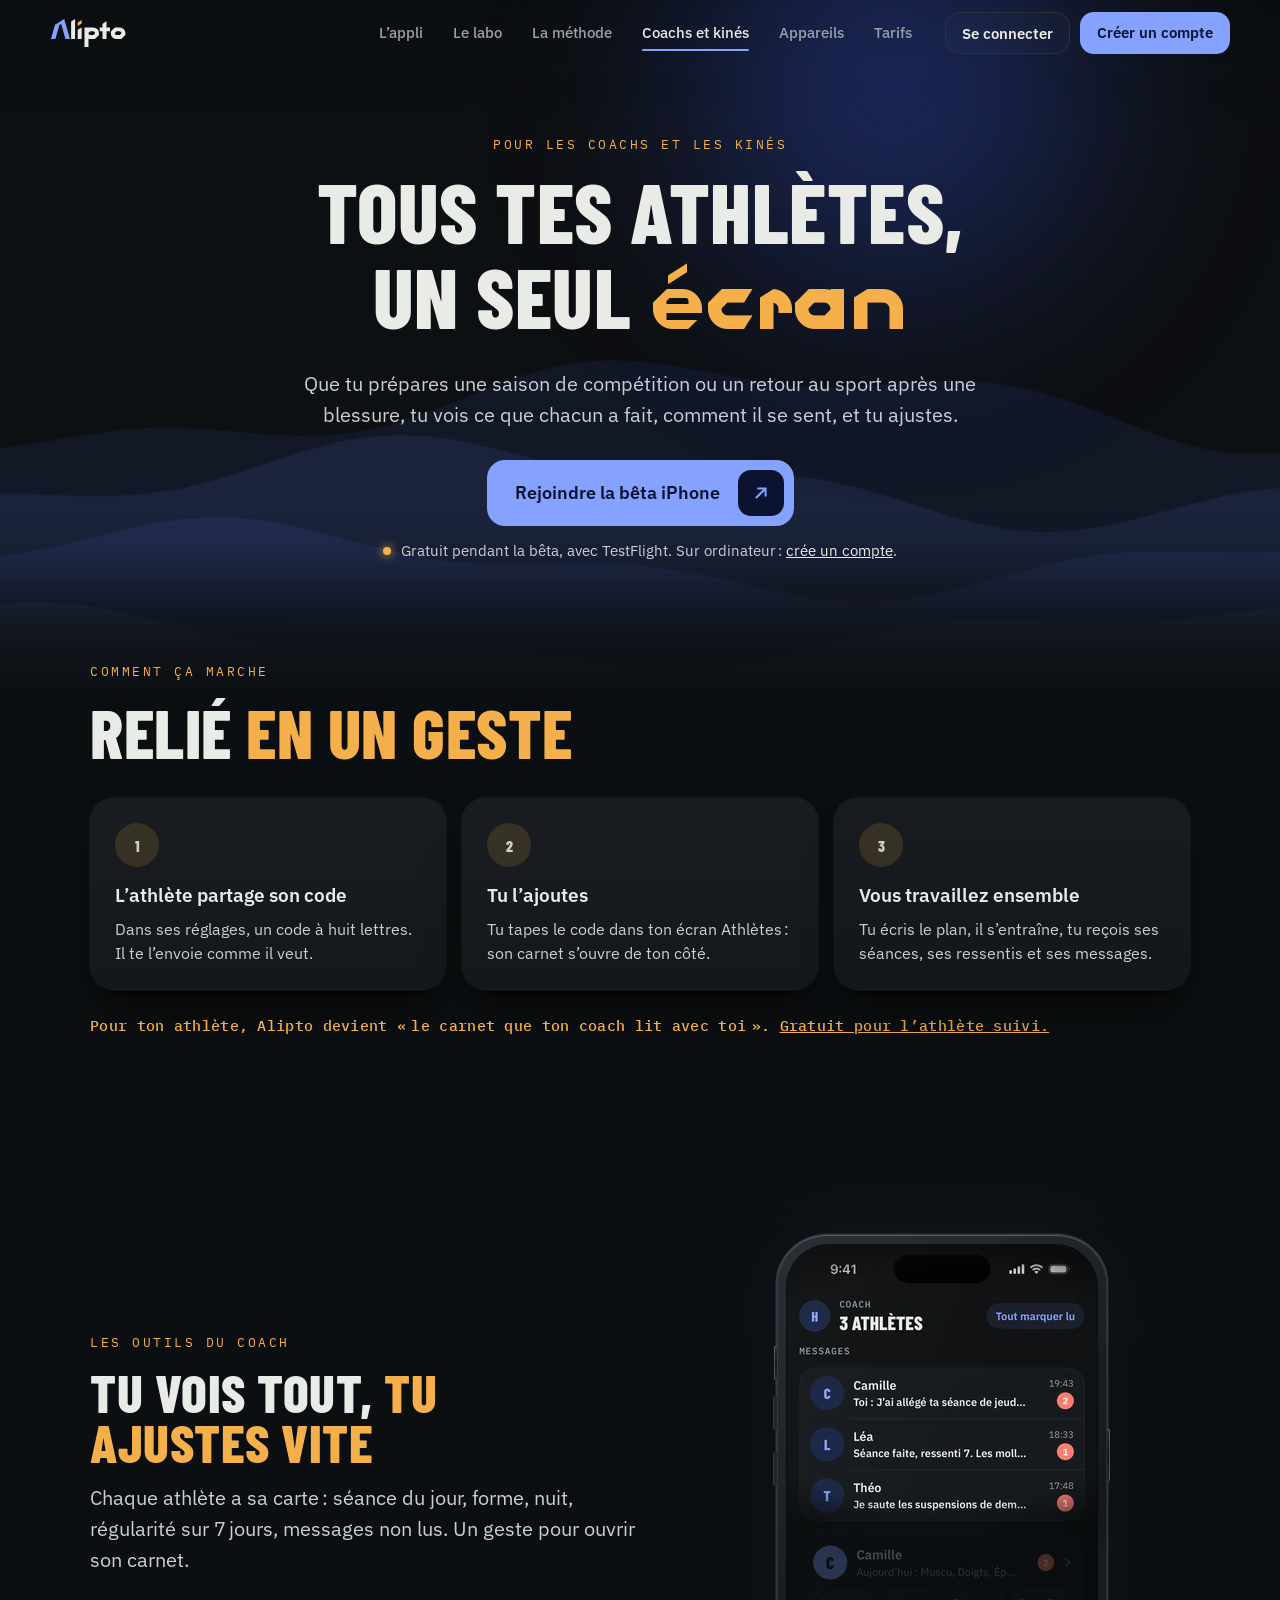
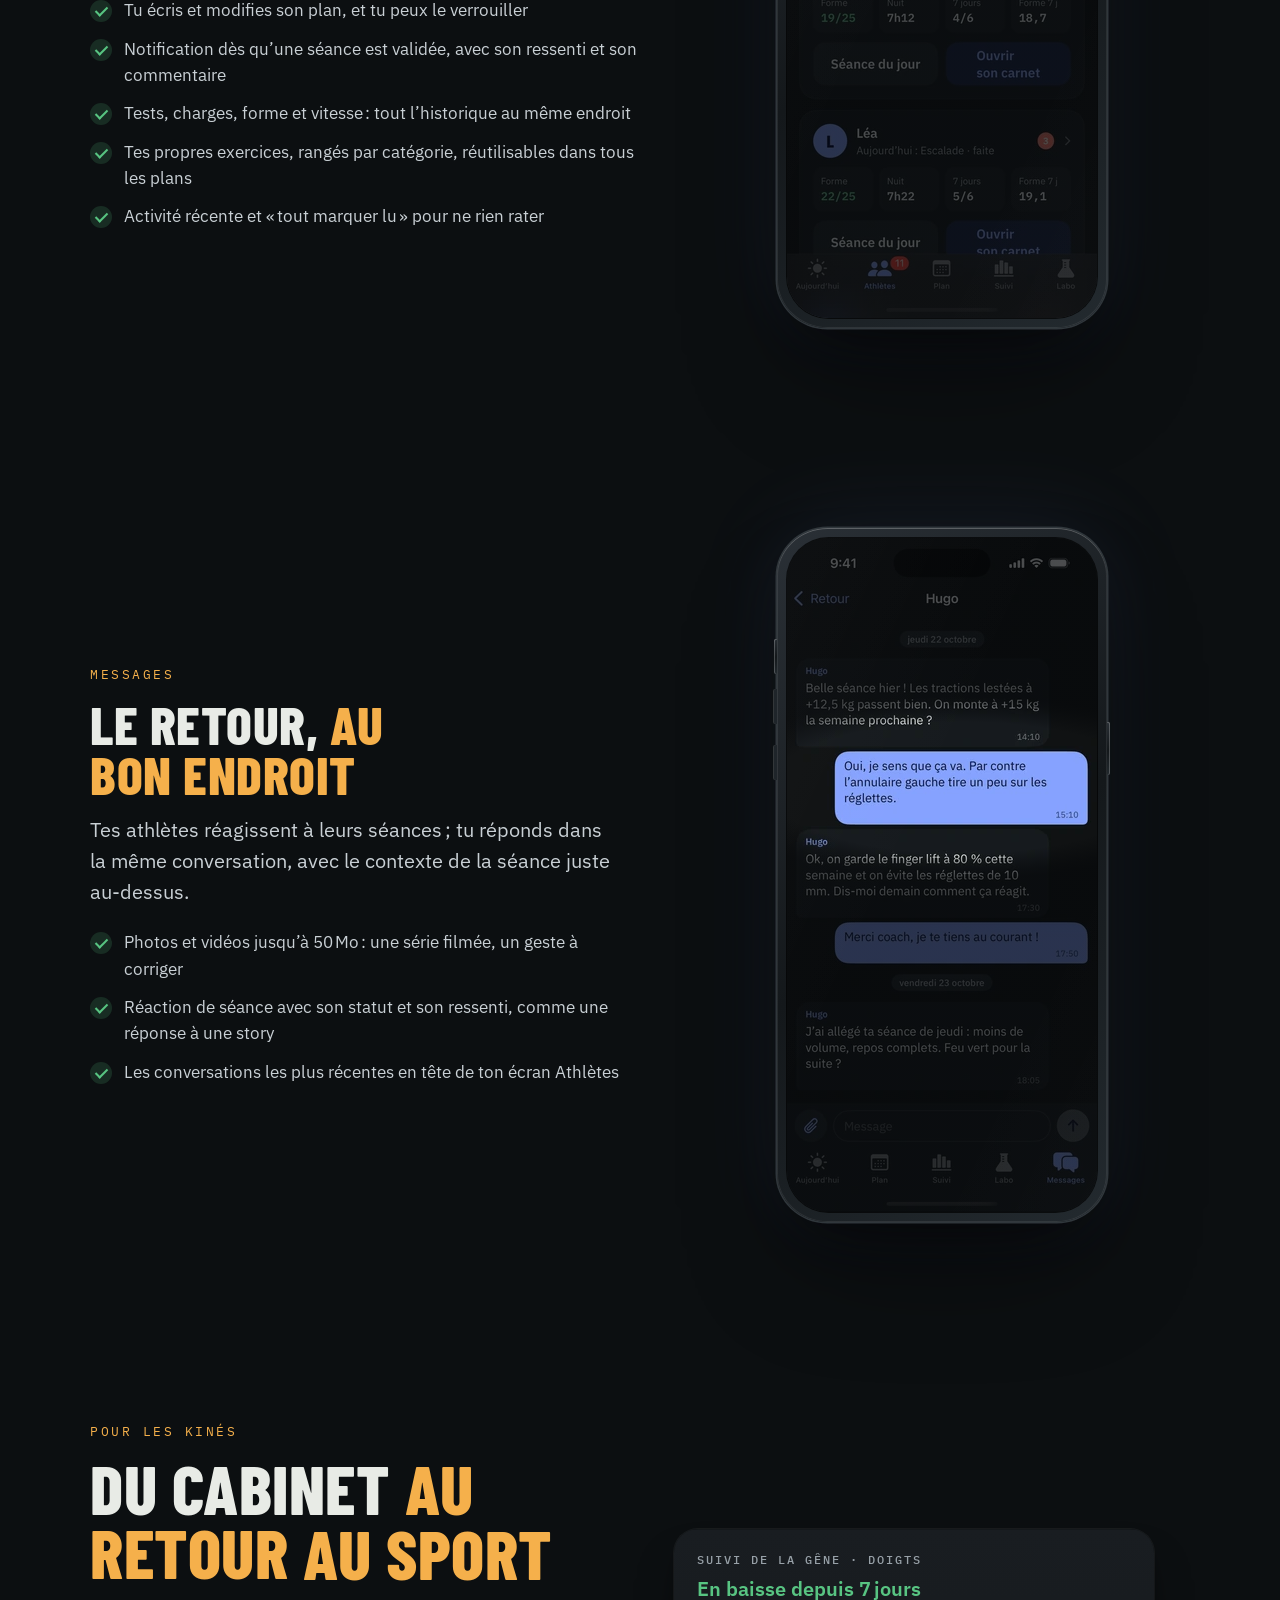
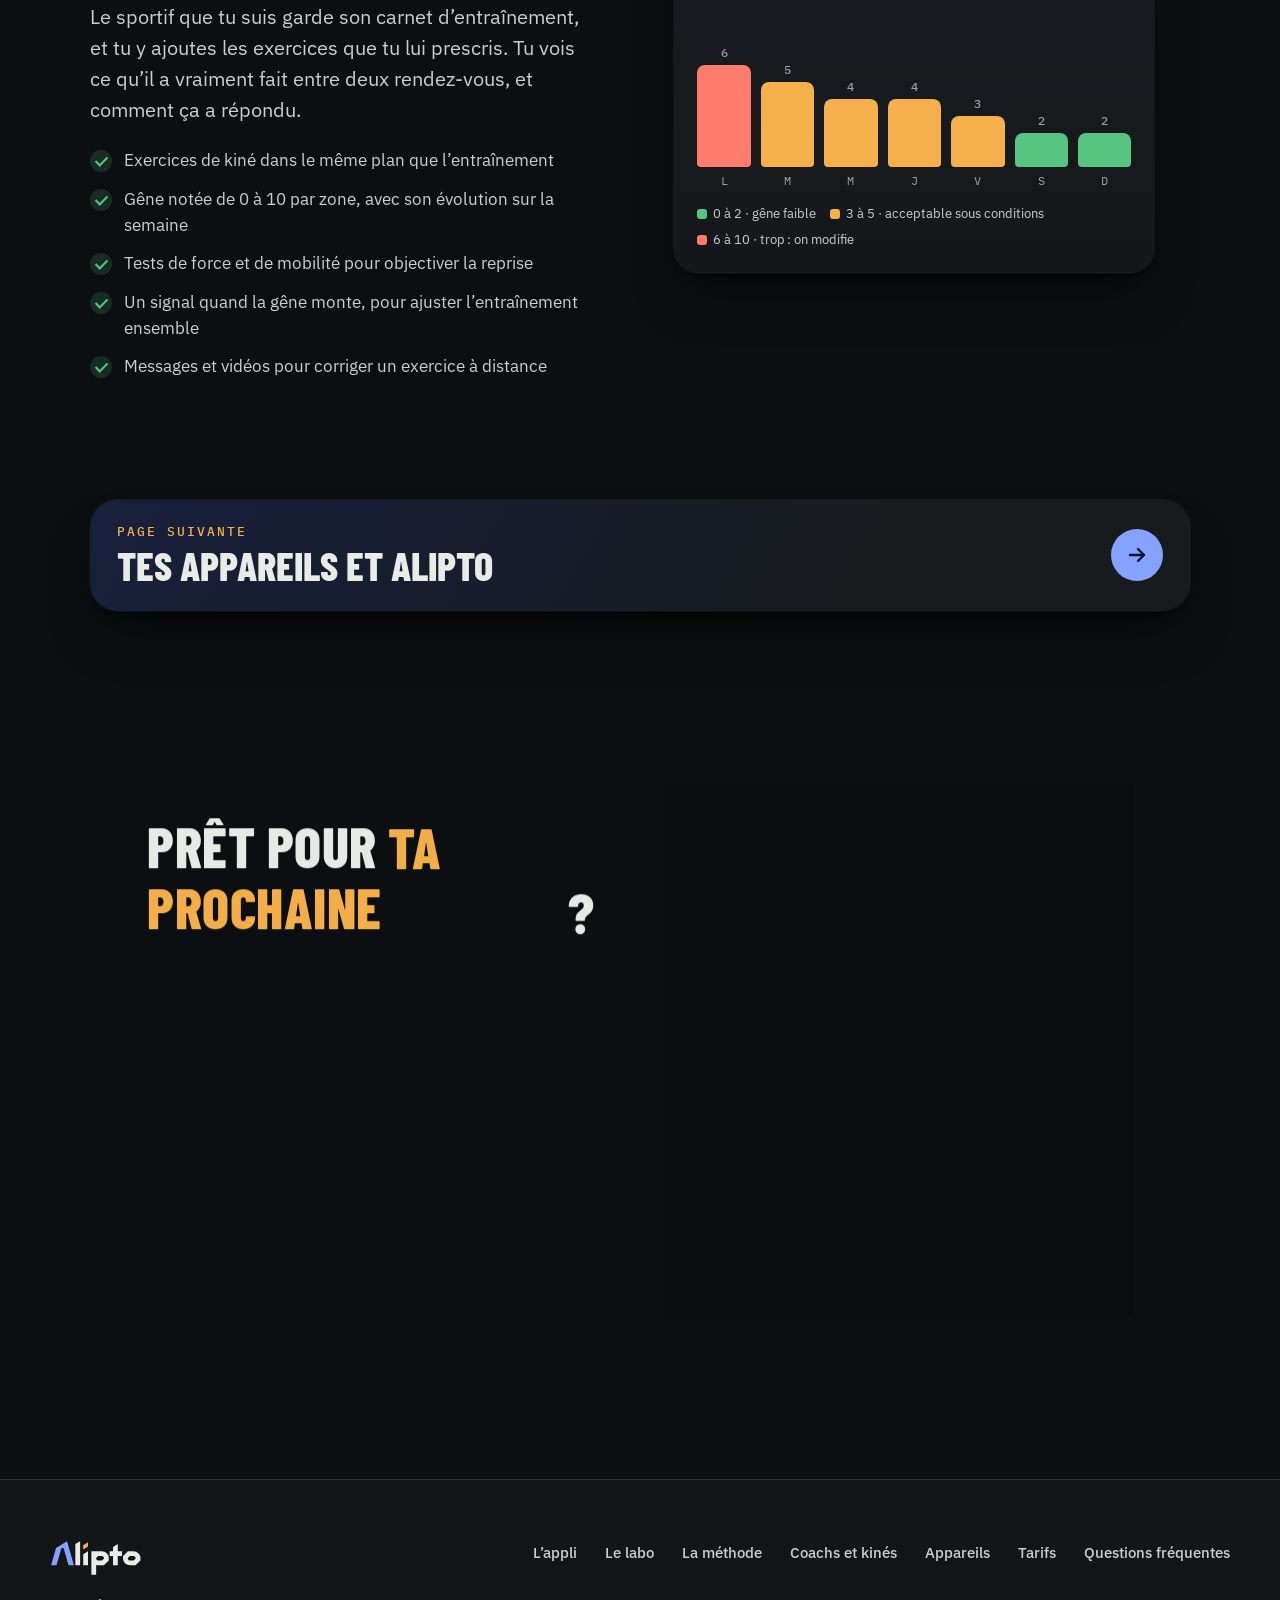
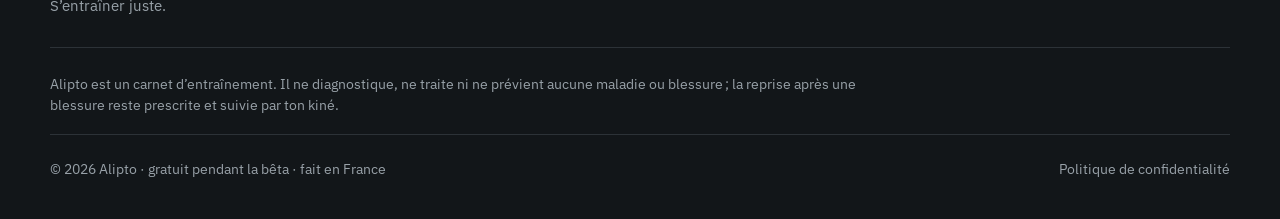
<file: coachs/index.html>
<!doctype html>
<html lang="fr" class="no-js">
<head>
<meta charset="utf-8">
<meta name="viewport" content="width=device-width, initial-scale=1, viewport-fit=cover">
<title>Alipto pour les coachs et les kinés · suivi des athlètes</title>
<meta name="description" content="Suis tous tes athlètes sur un seul écran : plans, séances validées, forme du matin, tests, messages avec photos et vidéos. Gratuit pendant la bêta.">
<meta name="theme-color" content="#0f1214">
<meta property="og:title" content="Alipto pour les coachs et les kinés · suivi des athlètes">
<meta property="og:description" content="Suis tous tes athlètes sur un seul écran : plans, séances validées, forme du matin, tests, messages avec photos et vidéos. Gratuit pendant la bêta.">
<meta property="og:image" content="https://alipto.app/media/og-coachs.jpg">
<meta property="og:image:width" content="1200">
<meta property="og:image:height" content="630">
<meta property="og:image:alt" content="Alipto, « Tous tes athlètes, un seul écran » : l’écran coach sur un iPhone">
<meta property="og:url" content="https://alipto.app/coachs/">
<meta property="og:type" content="website">
<meta property="og:site_name" content="Alipto">
<meta property="og:locale" content="fr_FR">
<meta name="twitter:card" content="summary_large_image">
<meta name="twitter:title" content="Alipto pour les coachs et les kinés · suivi des athlètes">
<meta name="twitter:description" content="Suis tous tes athlètes sur un seul écran : plans, séances validées, forme du matin, tests, messages avec photos et vidéos. Gratuit pendant la bêta.">
<meta name="twitter:image" content="https://alipto.app/media/og-coachs.jpg">
<meta name="twitter:image:alt" content="Alipto, « Tous tes athlètes, un seul écran » : l’écran coach sur un iPhone">
<link rel="canonical" href="https://alipto.app/coachs/">
<link rel="icon" href="/favicon.svg" type="image/svg+xml">
<link rel="apple-touch-icon" href="/apple-touch-icon.png">
<link rel="preload" href="/fonts/barlow-condensed-latin-800-normal.woff2" as="font" type="font/woff2" crossorigin>
<link rel="stylesheet" href="/style.css">
<script type="application/ld+json">{"@context":"https://schema.org","@graph":[{"@type":"Organization","@id":"https://alipto.app/#organisation","name":"Alipto","url":"https://alipto.app/","logo":"https://alipto.app/apple-touch-icon.png"},{"@type":"WebSite","@id":"https://alipto.app/#site","url":"https://alipto.app/","name":"Alipto","inLanguage":"fr","publisher":{"@id":"https://alipto.app/#organisation"}},{"@type":"WebPage","@id":"https://alipto.app/coachs/#page","url":"https://alipto.app/coachs/","name":"Alipto pour les coachs et les kinés · suivi des athlètes","description":"Suis tous tes athlètes sur un seul écran : plans, séances validées, forme du matin, tests, messages avec photos et vidéos. Gratuit pendant la bêta.","inLanguage":"fr","isPartOf":{"@id":"https://alipto.app/#site"}},{"@type":"BreadcrumbList","itemListElement":[{"@type":"ListItem","position":1,"name":"Accueil","item":"https://alipto.app/"},{"@type":"ListItem","position":2,"name":"Coachs et kinés","item":"https://alipto.app/coachs/"}]}]}</script>
</head>
<body class="pg-coachs inner">
<a class="skip" href="#contenu">Aller au contenu</a>
<header class="top" id="top">
  <a class="brand" href="/" aria-label="Alipto, accueil"><svg class="wmk" viewBox="-0.7 10 325.6 128" aria-label="Alipto" role="img"><path fill="currentColor" d="M183.4 50Q193.8 50 201.1 57.3Q208.4 64.6 208.4 75L208.4 82.6L191 100L171.4 100Q167.1 100 163.4 98.8L163.4 134L146.4 134L146.4 50L163.4 50L163.4 50.4L163.8 50ZM295.9 50Q306.3 50 313.6 57.3Q320.9 64.6 320.9 75L320.9 82.6L303.5 100L283.9 100Q273.5 100 266.2 92.7Q258.9 85.4 258.9 75L258.9 67.4L276.3 50ZM223.4 34.6L240.4 24L240.4 50L255.4 50L255.4 67L240.4 67L240.4 100L223.4 100L223.4 67L211.4 67L211.4 50L223.4 50ZM89.4 24.6L106.4 14L106.4 100L89.4 100ZM117.4 60.6L134.4 50L134.4 100L117.4 100ZM170.8 67L163.4 74.4L163.4 75Q163.4 78.3 165.7 80.7Q168.1 83 171.4 83L184 83L191.4 75.6L191.4 75Q191.4 71.7 189.1 69.3Q186.7 67 183.4 67ZM283.3 67L275.9 74.4L275.9 75Q275.9 78.3 278.2 80.7Q280.6 83 283.9 83L296.5 83L303.9 75.6L303.9 75Q303.9 71.7 301.6 69.3Q299.2 67 295.9 67Z"/><path fill="#86a2ff" d="M65.3 100L47.7 38L40 38L22.4 100L3.3 100L20.8 38.4L59.9 14L84.4 100Z"/><path fill="#f5b04b" d="M117.4 44L134.4 33.4L134.4 18.4L117.4 29Z"/></svg></a>
  <nav class="links" id="menu" aria-label="Pages">
    <a href="/appli/">L’appli</a><a href="/labo/">Le labo</a><a href="/methode/">La méthode</a><a href="/coachs/" aria-current="page">Coachs et kinés</a><a href="/compatibilite/">Appareils</a><a href="/tarifs/">Tarifs</a>
    <a class="m-only" data-app href="/app/">Se connecter</a>
  </nav>
  <div class="top-cta">
    <a class="btn ghost" data-app href="/app/">Se connecter</a>
    <a class="btn primary sm roll" href="/inscription/"><span class="rl" data-t="Créer un compte"><span>Créer un compte</span></span></a>
    <button class="burger" type="button" aria-label="Menu" aria-expanded="false" aria-controls="menu"><i></i><i></i></button>
  </div>
</header>

<main id="contenu">
  <section class="phero ph-c">
    <div class="bgfx" aria-hidden="true"><div class="waves"></div><div class="glow g1"></div></div>
    <div class="ph-txt">
      <p class="eyebrow">Pour les coachs et les kinés</p>
      <h1 class="acc">Tous tes athlètes, un seul <span class="tl">écran</span></h1>
      <p class="lead">Que tu prépares une saison de compétition ou un retour au sport après une blessure, tu vois ce que chacun a fait, comment il se sent, et tu ajustes.</p>
      <div class="hero-cta">
        <a class="cta-xl roll" href="https://testflight.apple.com/join/wXvy2Kus" rel="noopener"><span class="rl" data-t="Rejoindre la bêta iPhone"><span>Rejoindre la bêta iPhone</span></span><span class="cx-i" aria-hidden="true"><svg viewBox="0 0 24 24"><path d="M7 17 17 7M9 7h8v8"/></svg><svg viewBox="0 0 24 24"><path d="M7 17 17 7M9 7h8v8"/></svg></span></a>
        <p class="cx-sub"><i></i><span>Gratuit pendant la bêta, avec TestFlight. Sur ordinateur : <a href="/inscription/">crée un compte</a>.</span></p>
      </div>
    </div>
  </section>

  <section class="steps3" id="comment">
    <p class="eyebrow">Comment ça marche</p>
    <h2 class="acc reveal">Relié <em>en un geste</em></h2>
    <ol class="s3">
      <li class="reveal"><span class="s3-n">1</span><b>L’athlète partage son code</b><span>Dans ses réglages, un code à huit lettres. Il te l’envoie comme il veut.</span></li>
      <li class="reveal"><span class="s3-n">2</span><b>Tu l’ajoutes</b><span>Tu tapes le code dans ton écran Athlètes : son carnet s’ouvre de ton côté.</span></li>
      <li class="reveal"><span class="s3-n">3</span><b>Vous travaillez ensemble</b><span>Tu écris le plan, il s’entraîne, tu reçois ses séances, ses ressentis et ses messages.</span></li>
    </ol>
    <p class="s3-sig reveal">Pour ton athlète, Alipto devient « le carnet que ton coach lit avec toi ». <a href="/tarifs/">Gratuit pour l’athlète suivi.</a></p>
  </section>

  <section class="feat" id="outils">
    <div class="f-txt reveal">
      <p class="eyebrow">Les outils du coach</p>
      <h2>Tu vois tout, <em>tu ajustes vite</em></h2>
      <p class="lead">Chaque athlète a sa carte : séance du jour, forme, nuit, régularité sur 7 jours, messages non lus. Un geste pour ouvrir son carnet.</p>
      <ul class="ticks"><li>Tu écris et modifies son plan, et tu peux le verrouiller</li><li>Notification dès qu’une séance est validée, avec son ressenti et son commentaire</li><li>Tests, charges, forme et vitesse : tout l’historique au même endroit</li><li>Tes propres exercices, rangés par catégorie, réutilisables dans tous les plans</li><li>Activité récente et « tout marquer lu » pour ne rien rater</li></ul>
    </div>
    <div class="f-viz reveal"><figure class="viz"><div class="phone" data-zones="[{&quot;x&quot;: 3, &quot;y&quot;: 10.5, &quot;w&quot;: 94, &quot;h&quot;: 22, &quot;z&quot;: 1, &quot;n&quot;: &quot;Camille, Léa et Théo : leurs derniers messages&quot;, &quot;f&quot;: [1, 0, 0.0]}, {&quot;x&quot;: 3, &quot;y&quot;: 43, &quot;w&quot;: 94, &quot;h&quot;: 14, &quot;z&quot;: 1, &quot;n&quot;: &quot;La carte de Camille : forme 19/25, nuit 7 h 12&quot;, &quot;f&quot;: [1, 0, 0.0]}]"><div class="screen"><img class="scr" src="/img/p-coach-310-620.webp" srcset="/img/p-coach-310-310.webp 310w, /img/p-coach-310-465.webp 465w, /img/p-coach-310-620.webp 620w, /img/p-coach-310-930.webp 930w, /img/p-coach-310-1206.webp 1206w" sizes="(max-width: 900px) min(334px, calc((100vw - 32px) * .938)), 310px" alt="Écran coach : trois athlètes, la carte de Camille" loading="lazy" width="310" height="674"><i class="veil" aria-hidden="true"></i><i class="veil" aria-hidden="true"></i></div><i class="glass" aria-hidden="true"></i></div></figure></div>
  </section>

  <section class="feat" id="messages-coach">
    <div class="f-txt reveal">
      <p class="eyebrow">Messages</p>
      <h2>Le retour, <em>au bon endroit</em></h2>
      <p class="lead">Tes athlètes réagissent à leurs séances ; tu réponds dans la même conversation, avec le contexte de la séance juste au-dessus.</p>
      <ul class="ticks"><li>Photos et vidéos jusqu’à 50 Mo : une série filmée, un geste à corriger</li><li>Réaction de séance avec son statut et son ressenti, comme une réponse à une story</li><li>Les conversations les plus récentes en tête de ton écran Athlètes</li></ul>
    </div>
    <div class="f-viz reveal"><figure class="viz"><div class="phone" data-zones="[{&quot;x&quot;: 15, &quot;y&quot;: 31.4, &quot;w&quot;: 82.5, &quot;h&quot;: 11.4, &quot;z&quot;: 1, &quot;n&quot;: &quot;L&#x27;athlète signale une gêne à l&#x27;annulaire&quot;, &quot;f&quot;: [1, 0, 0.0]}, {&quot;x&quot;: 2.8, &quot;y&quot;: 43.6, &quot;w&quot;: 82.4, &quot;h&quot;: 13, &quot;z&quot;: 1, &quot;n&quot;: &quot;Le coach ajuste : finger lift à 80 %, pas de réglettes de 10 mm&quot;, &quot;f&quot;: [1, 0, 0.0]}]"><div class="screen"><img class="scr" src="/img/p-messages-310-620.webp" srcset="/img/p-messages-310-310.webp 310w, /img/p-messages-310-465.webp 465w, /img/p-messages-310-620.webp 620w, /img/p-messages-310-930.webp 930w, /img/p-messages-310-1206.webp 1206w" sizes="(max-width: 900px) min(334px, calc((100vw - 32px) * .938)), 310px" alt="Conversation entre une athlète et son coach" loading="lazy" width="310" height="674"><i class="veil" aria-hidden="true"></i><i class="veil" aria-hidden="true"></i></div><i class="glass" aria-hidden="true"></i></div></figure></div>
  </section>

  <section class="science kine" id="kines">
    <div class="sci-txt">
      <p class="eyebrow">Pour les kinés</p>
      <h2 class="reveal">Du cabinet <em>au retour au sport</em></h2>
      <p class="lead reveal">Le sportif que tu suis garde son carnet d’entraînement, et tu y ajoutes les exercices que tu lui prescris. Tu vois ce qu’il a vraiment fait entre deux rendez-vous, et comment ça a répondu.</p>
      <ul class="ticks"><li>Exercices de kiné dans le même plan que l’entraînement</li><li>Gêne notée de 0 à 10 par zone, avec son évolution sur la semaine</li><li>Tests de force et de mobilité pour objectiver la reprise</li><li>Un signal quand la gêne monte, pour ajuster l’entraînement ensemble</li><li>Messages et vidéos pour corriger un exercice à distance</li></ul>
    </div>
    <div class="pain reveal" aria-hidden="true">
      <p class="k">Suivi de la gêne · doigts</p>
      <p class="pn-t">En baisse depuis 7 jours</p>
      <div class="pn-bars"><span><i class="hi" style="--h:60%"><b>6</b></i><small>L</small></span><span><i class="mid" style="--h:50%"><b>5</b></i><small>M</small></span><span><i class="mid" style="--h:40%"><b>4</b></i><small>M</small></span><span><i class="mid" style="--h:40%"><b>4</b></i><small>J</small></span><span><i class="mid" style="--h:30%"><b>3</b></i><small>V</small></span><span><i class="lo" style="--h:20%"><b>2</b></i><small>S</small></span><span><i class="lo" style="--h:20%"><b>2</b></i><small>D</small></span></div>
      <div class="pn-leg"><span><i class="lo"></i>0 à 2 · gêne faible</span><span><i class="mid"></i>3 à 5 · acceptable sous conditions</span><span><i class="hi"></i>6 à 10 · trop : on modifie</span></div>
    </div>
  </section>

  <a class="nextp" href="/compatibilite/"><span><small>Page suivante</small><b>Tes appareils et Alipto</b></span><span class="np-i" style="--c:var(--accent)"><svg viewBox="0 0 24 24" aria-hidden="true"><path d="M5 12h14M13 6l6 6-6 6"/></svg></span></a>

  <section class="signup" id="inscription">
    <div class="s-card">
      <div class="s-txt">
        <p class="eyebrow">Inscription</p>
        <h2 class="acc">Prêt pour <em>ta prochaine séance</em> ?</h2>
        <p class="lead">Crée ton compte en 30 secondes. Au premier lancement, tu choisis : athlète ou coach, tes sports et tes objectifs.</p>
        <ul class="ticks small">
          <li>Gratuit pendant la bêta, sans carte bancaire</li>
          <li>Tes données restent à toi : export à tout moment</li>
          <li>Le même compte sur iPhone et dans le navigateur</li>
        </ul>
        <p class="or">Ou installe directement l’app :</p>
        <div class="ctas">
        <a class="cta-b primary" href="https://testflight.apple.com/join/wXvy2Kus" rel="noopener"><svg viewBox="0 0 24 24" aria-hidden="true"><rect x="7" y="2" width="10" height="20" rx="3"/><path d="M11 18h2"/></svg><span><b>Installer sur iPhone</b><small>Bêta ouverte · TestFlight</small></span></a>
        <a class="cta-b" data-app href="/app/"><svg viewBox="0 0 24 24" aria-hidden="true"><rect x="3" y="4" width="18" height="12" rx="2"/><path d="M8 20h8M12 16v4"/></svg><span><b>Ouvrir dans le navigateur</b><small>alipto.app · le même compte</small></span></a>
      </div>
      </div>
      <form class="form" id="signup" novalidate>
        <label>Prénom<input name="name" autocomplete="given-name" required maxlength="60" placeholder="Ton prénom"></label>
        <label>E-mail<input name="email" type="email" autocomplete="email" required placeholder="toi@exemple.fr"></label>
        <label>Mot de passe<input name="password" type="password" autocomplete="new-password" required minlength="8" placeholder="8 caractères minimum"></label>
        <label class="chk"><input type="checkbox" name="ok" required> <span>J’accepte la <a href="/confidentialite.html">politique de confidentialité</a>.</span></label>
        <button class="btn primary big" type="submit">Créer mon compte</button>
        <p class="msg" role="status" aria-live="polite"></p>
        <p class="tiny">Déjà inscrit ? <a data-app href="/app/">Se connecter</a></p>
      </form>
    </div>
  </section>
</main>

<footer class="foot">
  <div class="ft">
    <div class="ft-top">
      <div class="ft-id"><a class="ft-brand" href="/" aria-label="Alipto, accueil"><svg class="wmk" viewBox="-0.7 10 325.6 128" aria-label="Alipto" role="img"><path fill="currentColor" d="M183.4 50Q193.8 50 201.1 57.3Q208.4 64.6 208.4 75L208.4 82.6L191 100L171.4 100Q167.1 100 163.4 98.8L163.4 134L146.4 134L146.4 50L163.4 50L163.4 50.4L163.8 50ZM295.9 50Q306.3 50 313.6 57.3Q320.9 64.6 320.9 75L320.9 82.6L303.5 100L283.9 100Q273.5 100 266.2 92.7Q258.9 85.4 258.9 75L258.9 67.4L276.3 50ZM223.4 34.6L240.4 24L240.4 50L255.4 50L255.4 67L240.4 67L240.4 100L223.4 100L223.4 67L211.4 67L211.4 50L223.4 50ZM89.4 24.6L106.4 14L106.4 100L89.4 100ZM117.4 60.6L134.4 50L134.4 100L117.4 100ZM170.8 67L163.4 74.4L163.4 75Q163.4 78.3 165.7 80.7Q168.1 83 171.4 83L184 83L191.4 75.6L191.4 75Q191.4 71.7 189.1 69.3Q186.7 67 183.4 67ZM283.3 67L275.9 74.4L275.9 75Q275.9 78.3 278.2 80.7Q280.6 83 283.9 83L296.5 83L303.9 75.6L303.9 75Q303.9 71.7 301.6 69.3Q299.2 67 295.9 67Z"/><path fill="#86a2ff" d="M65.3 100L47.7 38L40 38L22.4 100L3.3 100L20.8 38.4L59.9 14L84.4 100Z"/><path fill="#f5b04b" d="M117.4 44L134.4 33.4L134.4 18.4L117.4 29Z"/></svg></a><p>S’entraîner juste.</p></div>
      <nav class="ft-nav" aria-label="Pied de page"><a href="/appli/">L’appli</a><a href="/labo/">Le labo</a><a href="/methode/">La méthode</a><a href="/coachs/">Coachs et kinés</a><a href="/compatibilite/">Appareils</a><a href="/tarifs/">Tarifs</a><a href="/tarifs/#faq">Questions fréquentes</a></nav>
    </div>
    <p class="ft-legal">Alipto est un carnet d’entraînement. Il ne diagnostique, ne traite ni ne prévient aucune maladie ou blessure ; la reprise après une blessure reste prescrite et suivie par ton kiné.</p>
    <div class="ft-bot"><span>© 2026 Alipto · gratuit pendant la bêta · fait en France</span><a href="/confidentialite.html">Politique de confidentialité</a></div>
  </div>
</footer>

<script src="/vendor/gsap.min.js" defer></script>
<script src="/vendor/ScrollTrigger.min.js" defer></script>
<script src="/vendor/SplitText.min.js" defer></script>
<script src="/vendor/DrawSVGPlugin.min.js" defer></script>
<script src="/main.js" defer></script>
</body>
</html>
</file>
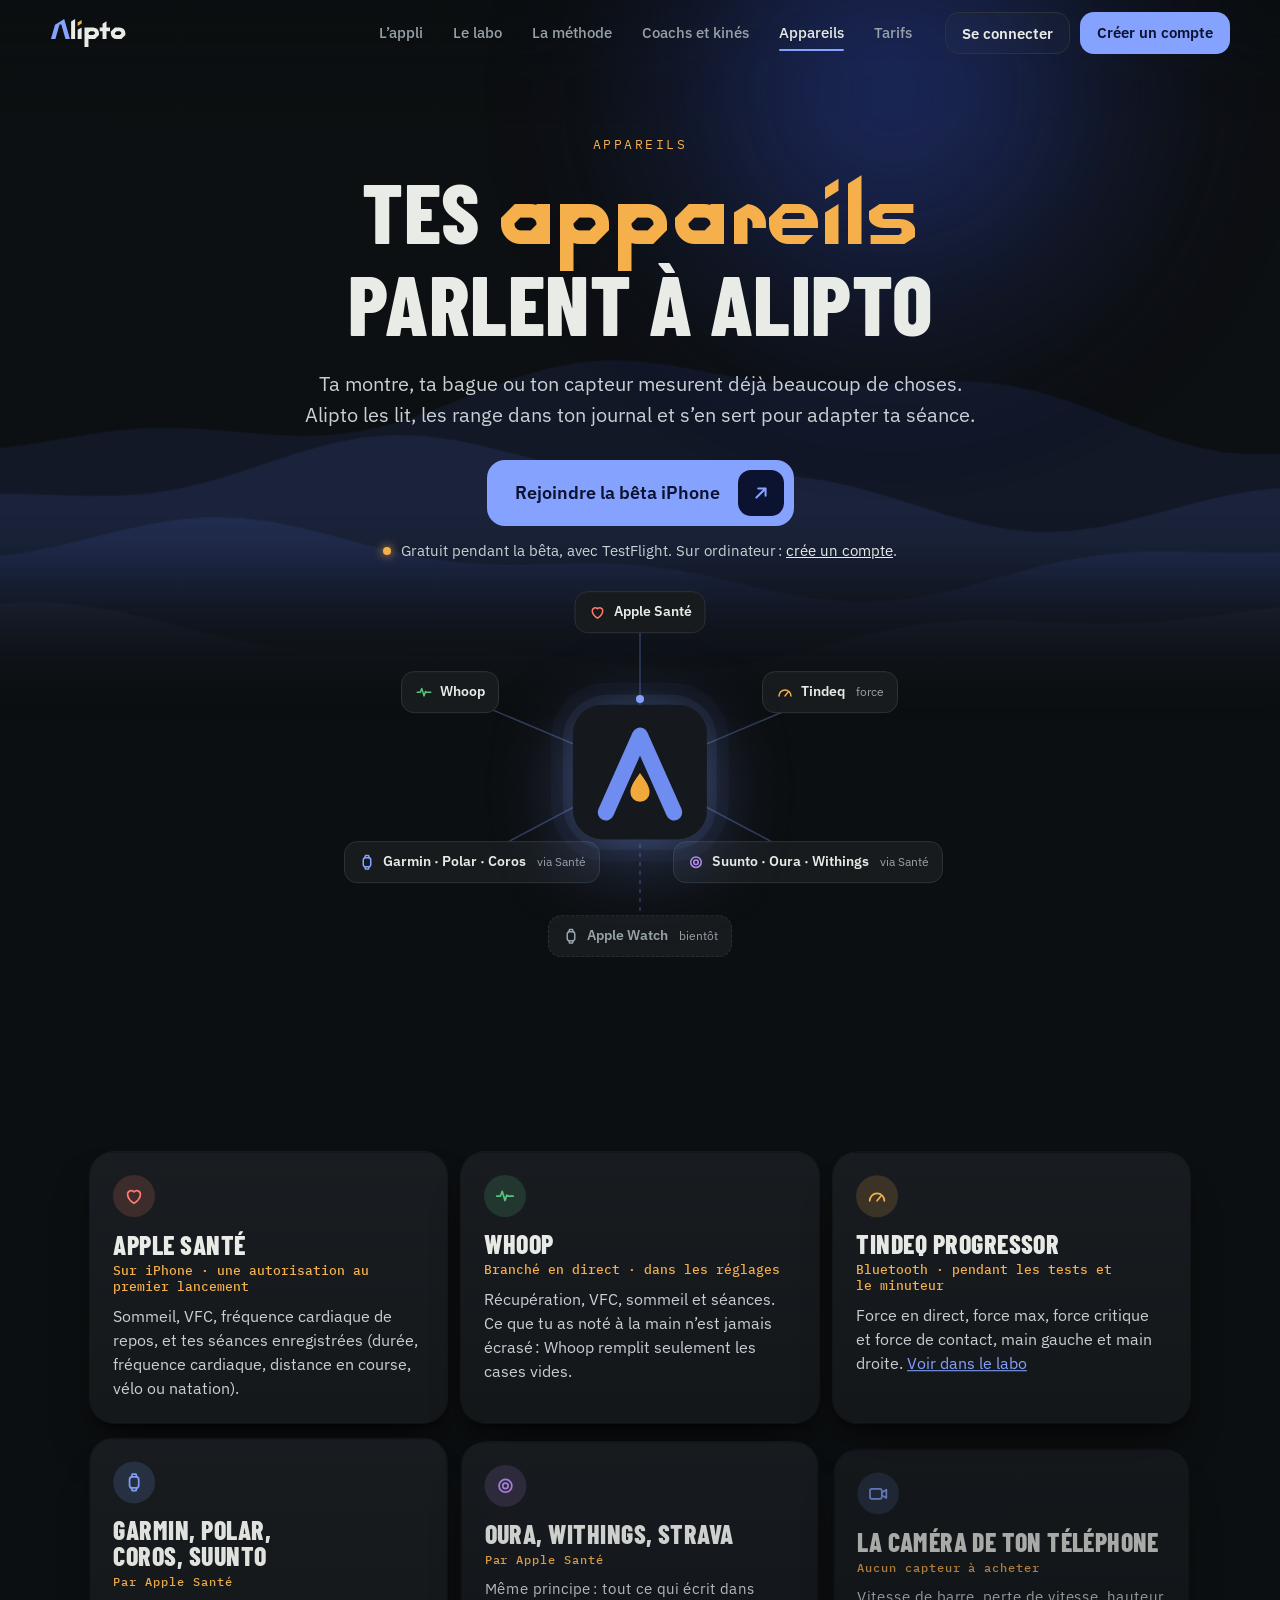
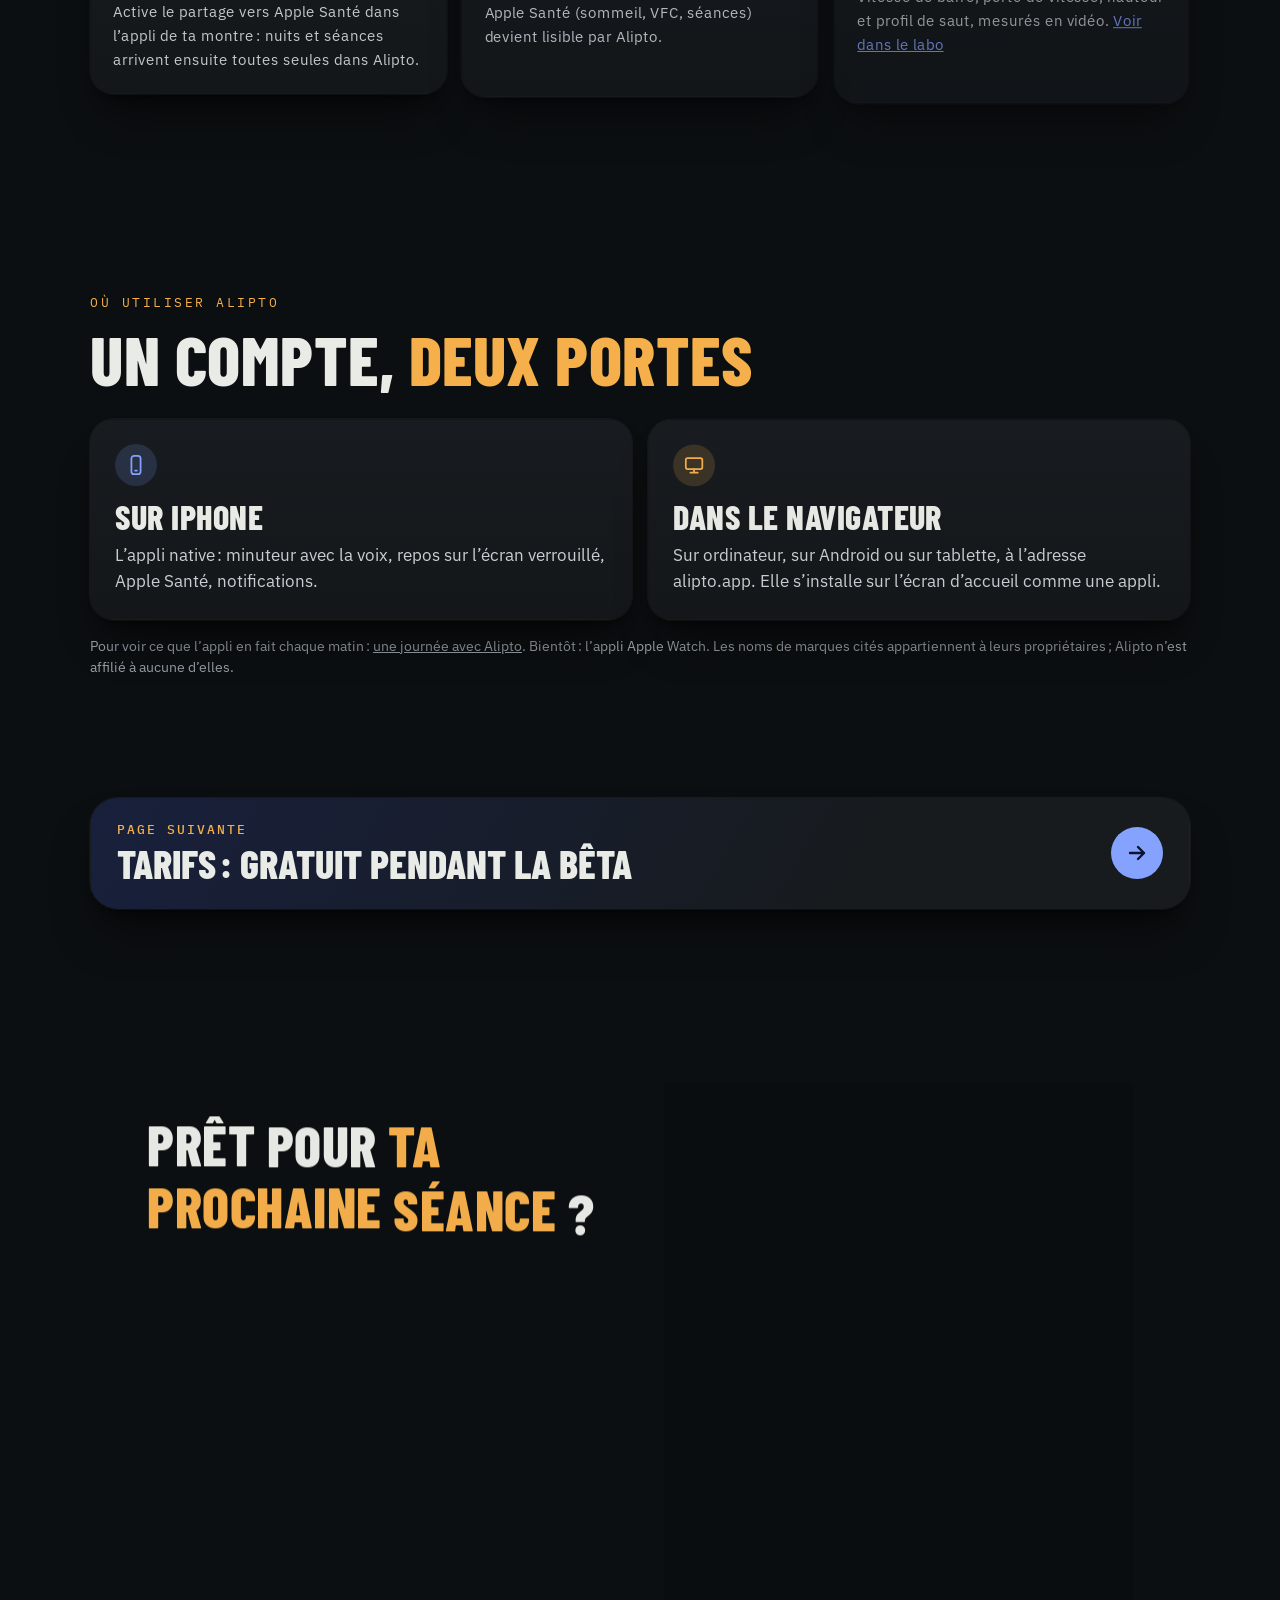
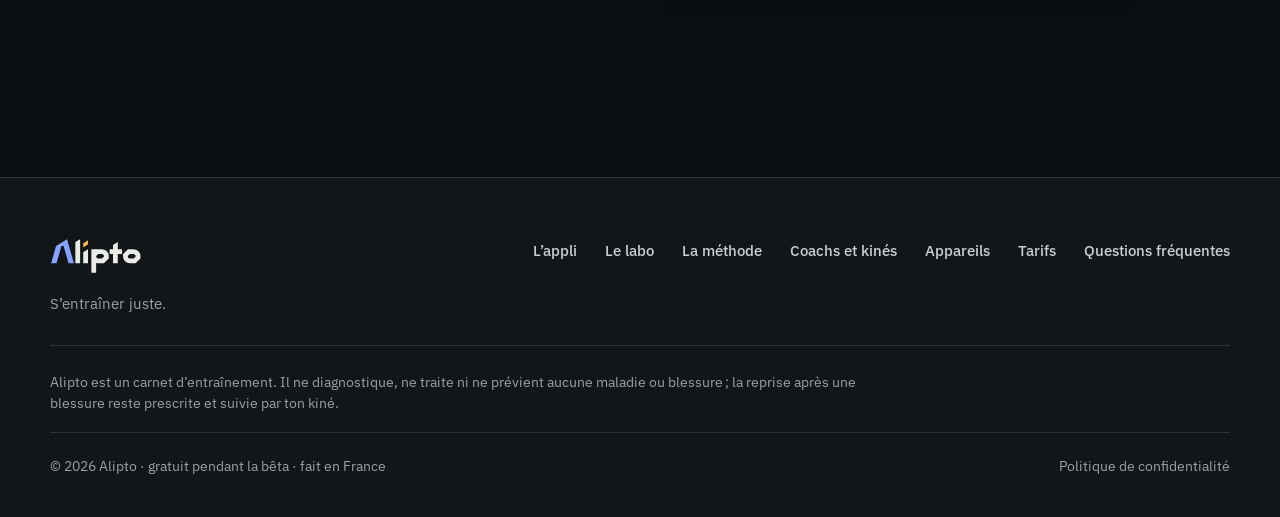
<file: compatibilite/index.html>
<!doctype html>
<html lang="fr" class="no-js">
<head>
<meta charset="utf-8">
<meta name="viewport" content="width=device-width, initial-scale=1, viewport-fit=cover">
<title>Alipto et tes appareils · Apple Santé, Whoop, Tindeq</title>
<meta name="description" content="Apple Santé, Whoop, Tindeq, et par Apple Santé Garmin, Polar, Coros, Oura ou Withings : ce qu’Alipto lit de tes appareils.">
<meta name="theme-color" content="#0f1214">
<meta property="og:title" content="Alipto et tes appareils · Apple Santé, Whoop, Tindeq">
<meta property="og:description" content="Apple Santé, Whoop, Tindeq, et par Apple Santé Garmin, Polar, Coros, Oura ou Withings : ce qu’Alipto lit de tes appareils.">
<meta property="og:image" content="https://alipto.app/media/og-compatibilite.jpg">
<meta property="og:image:width" content="1200">
<meta property="og:image:height" content="630">
<meta property="og:image:alt" content="Alipto, « Tes appareils parlent à Alipto » : Apple Santé, Whoop, Tindeq">
<meta property="og:url" content="https://alipto.app/compatibilite/">
<meta property="og:type" content="website">
<meta property="og:site_name" content="Alipto">
<meta property="og:locale" content="fr_FR">
<meta name="twitter:card" content="summary_large_image">
<meta name="twitter:title" content="Alipto et tes appareils · Apple Santé, Whoop, Tindeq">
<meta name="twitter:description" content="Apple Santé, Whoop, Tindeq, et par Apple Santé Garmin, Polar, Coros, Oura ou Withings : ce qu’Alipto lit de tes appareils.">
<meta name="twitter:image" content="https://alipto.app/media/og-compatibilite.jpg">
<meta name="twitter:image:alt" content="Alipto, « Tes appareils parlent à Alipto » : Apple Santé, Whoop, Tindeq">
<link rel="canonical" href="https://alipto.app/compatibilite/">
<link rel="icon" href="/favicon.svg" type="image/svg+xml">
<link rel="apple-touch-icon" href="/apple-touch-icon.png">
<link rel="preload" href="/fonts/barlow-condensed-latin-800-normal.woff2" as="font" type="font/woff2" crossorigin>
<link rel="stylesheet" href="/style.css">
<script type="application/ld+json">{"@context":"https://schema.org","@graph":[{"@type":"Organization","@id":"https://alipto.app/#organisation","name":"Alipto","url":"https://alipto.app/","logo":"https://alipto.app/apple-touch-icon.png"},{"@type":"WebSite","@id":"https://alipto.app/#site","url":"https://alipto.app/","name":"Alipto","inLanguage":"fr","publisher":{"@id":"https://alipto.app/#organisation"}},{"@type":"WebPage","@id":"https://alipto.app/compatibilite/#page","url":"https://alipto.app/compatibilite/","name":"Alipto et tes appareils · Apple Santé, Whoop, Tindeq","description":"Apple Santé, Whoop, Tindeq, et par Apple Santé Garmin, Polar, Coros, Oura ou Withings : ce qu’Alipto lit de tes appareils.","inLanguage":"fr","isPartOf":{"@id":"https://alipto.app/#site"}},{"@type":"BreadcrumbList","itemListElement":[{"@type":"ListItem","position":1,"name":"Accueil","item":"https://alipto.app/"},{"@type":"ListItem","position":2,"name":"Appareils","item":"https://alipto.app/compatibilite/"}]}]}</script>
</head>
<body class="pg-compatibilite inner">
<a class="skip" href="#contenu">Aller au contenu</a>
<header class="top" id="top">
  <a class="brand" href="/" aria-label="Alipto, accueil"><svg class="wmk" viewBox="-0.7 10 325.6 128" aria-label="Alipto" role="img"><path fill="currentColor" d="M183.4 50Q193.8 50 201.1 57.3Q208.4 64.6 208.4 75L208.4 82.6L191 100L171.4 100Q167.1 100 163.4 98.8L163.4 134L146.4 134L146.4 50L163.4 50L163.4 50.4L163.8 50ZM295.9 50Q306.3 50 313.6 57.3Q320.9 64.6 320.9 75L320.9 82.6L303.5 100L283.9 100Q273.5 100 266.2 92.7Q258.9 85.4 258.9 75L258.9 67.4L276.3 50ZM223.4 34.6L240.4 24L240.4 50L255.4 50L255.4 67L240.4 67L240.4 100L223.4 100L223.4 67L211.4 67L211.4 50L223.4 50ZM89.4 24.6L106.4 14L106.4 100L89.4 100ZM117.4 60.6L134.4 50L134.4 100L117.4 100ZM170.8 67L163.4 74.4L163.4 75Q163.4 78.3 165.7 80.7Q168.1 83 171.4 83L184 83L191.4 75.6L191.4 75Q191.4 71.7 189.1 69.3Q186.7 67 183.4 67ZM283.3 67L275.9 74.4L275.9 75Q275.9 78.3 278.2 80.7Q280.6 83 283.9 83L296.5 83L303.9 75.6L303.9 75Q303.9 71.7 301.6 69.3Q299.2 67 295.9 67Z"/><path fill="#86a2ff" d="M65.3 100L47.7 38L40 38L22.4 100L3.3 100L20.8 38.4L59.9 14L84.4 100Z"/><path fill="#f5b04b" d="M117.4 44L134.4 33.4L134.4 18.4L117.4 29Z"/></svg></a>
  <nav class="links" id="menu" aria-label="Pages">
    <a href="/appli/">L’appli</a><a href="/labo/">Le labo</a><a href="/methode/">La méthode</a><a href="/coachs/">Coachs et kinés</a><a href="/compatibilite/" aria-current="page">Appareils</a><a href="/tarifs/">Tarifs</a>
    <a class="m-only" data-app href="/app/">Se connecter</a>
  </nav>
  <div class="top-cta">
    <a class="btn ghost" data-app href="/app/">Se connecter</a>
    <a class="btn primary sm roll" href="/inscription/"><span class="rl" data-t="Créer un compte"><span>Créer un compte</span></span></a>
    <button class="burger" type="button" aria-label="Menu" aria-expanded="false" aria-controls="menu"><i></i><i></i></button>
  </div>
</header>

<main id="contenu">
  <section class="phero ph-c">
    <div class="bgfx" aria-hidden="true"><div class="waves"></div><div class="glow g1"></div></div>
    <div class="ph-txt">
      <p class="eyebrow">Appareils</p>
      <h1 class="acc">Tes <span class="tl">appareils</span> parlent à Alipto</h1>
      <p class="lead">Ta montre, ta bague ou ton capteur mesurent déjà beaucoup de choses. Alipto les lit, les range dans ton journal et s’en sert pour adapter ta séance.</p>
      <div class="hero-cta">
        <a class="cta-xl roll" href="https://testflight.apple.com/join/wXvy2Kus" rel="noopener"><span class="rl" data-t="Rejoindre la bêta iPhone"><span>Rejoindre la bêta iPhone</span></span><span class="cx-i" aria-hidden="true"><svg viewBox="0 0 24 24"><path d="M7 17 17 7M9 7h8v8"/></svg><svg viewBox="0 0 24 24"><path d="M7 17 17 7M9 7h8v8"/></svg></span></a>
        <p class="cx-sub"><i></i><span>Gratuit pendant la bêta, avec TestFlight. Sur ordinateur : <a href="/inscription/">crée un compte</a>.</span></p>
      </div>
    </div>
  </section>

  <section class="compat solo">
    <div class="hub reveal" data-sim="hub" role="img" aria-label="Appareils compatibles : Apple Santé, Whoop, Tindeq, et par Apple Santé Garmin, Polar, Coros, Suunto, Oura, Withings ; Apple Watch bientôt">
      <svg class="hl" viewBox="0 0 560 400" aria-hidden="true"><line x1="280" y1="200" x2="280" y2="40"/><line x1="280" y1="200" x2="90" y2="120"/><line x1="280" y1="200" x2="470" y2="120"/><line x1="280" y1="200" x2="110" y2="290"/><line x1="280" y1="200" x2="450" y2="290"/><line x1="280" y1="200" x2="280" y2="365" class="soon"/></svg>
      <span class="hn" style="left:50%;top:10%"><svg class="hi" viewBox="0 0 24 24" style="--c:#ff7b6c" aria-hidden="true"><path d="M12 20s-7-4.5-7-10a4 4 0 0 1 7-2.5A4 4 0 0 1 19 10c0 5.5-7 10-7 10z"/></svg>Apple Santé</span>
      <span class="hn" style="left:16%;top:30%"><svg class="hi" viewBox="0 0 24 24" style="--c:#58c482" aria-hidden="true"><path d="M3 12h4l2-5 3 10 2-6 1 1h6"/></svg>Whoop</span>
      <span class="hn" style="left:84%;top:30%"><svg class="hi" viewBox="0 0 24 24" style="--c:#f5b04b" aria-hidden="true"><path d="M4 17a8 8 0 1 1 16 0"/><path d="M12 17l4-5"/></svg>Tindeq <small>force</small></span>
      <span class="hn bl" style="left:20%;top:72.5%"><svg class="hi" viewBox="0 0 24 24" style="--c:#86a2ff" aria-hidden="true"><rect x="7" y="6" width="10" height="12" rx="3"/><path d="M9 6l1-3h4l1 3M9 18l1 3h4l1-3"/></svg>Garmin · Polar · Coros <small>via Santé</small></span>
      <span class="hn br" style="left:80%;top:72.5%"><svg class="hi" viewBox="0 0 24 24" style="--c:#bb8ef1" aria-hidden="true"><circle cx="12" cy="12" r="7"/><circle cx="12" cy="12" r="3"/></svg>Suunto · Oura · Withings <small>via Santé</small></span>
      <span class="hn soon" style="left:50%;top:91%"><svg class="hi" viewBox="0 0 24 24" style="--c:#9aa3aa" aria-hidden="true"><rect x="7" y="6" width="10" height="12" rx="3"/><path d="M9 6l1-3h4l1 3M9 18l1 3h4l1-3"/></svg>Apple Watch <small>bientôt</small></span>
      <span class="hc" aria-hidden="true"><svg viewBox="0 0 512 512" aria-hidden="true"><rect width="512" height="512" rx="112" fill="#15191e"/><path d="M126 410 L256 118 L386 410" fill="none" stroke="#6f8cf0" stroke-width="62" stroke-linecap="round" stroke-linejoin="round"/><path transform="translate(256 316) scale(1.22)" d="M0 -46 C 14 -26 30 -6 30 14 A 30 30 0 1 1 -30 14 C -30 -6 -14 -26 0 -46 Z" fill="#f2a93b"/></svg></span>
    </div>
  </section>

  <section class="devs">
    <article class="dv reveal"><span class="ai" style="--c:#ff7b6c"><svg viewBox="0 0 24 24" aria-hidden="true"><path d="M12 20s-7-4.5-7-10a4 4 0 0 1 7-2.5A4 4 0 0 1 19 10c0 5.5-7 10-7 10z"/></svg></span><h3 class="acc">Apple Santé</h3><p class="dv-how">Sur iPhone · une autorisation au premier lancement</p><p>Sommeil, VFC, fréquence cardiaque de repos, et tes séances enregistrées (durée, fréquence cardiaque, distance en course, vélo ou natation).</p></article>
    <article class="dv reveal"><span class="ai" style="--c:#58c482"><svg viewBox="0 0 24 24" aria-hidden="true"><path d="M3 12h4l2-5 3 10 2-6 1 1h6"/></svg></span><h3>Whoop</h3><p class="dv-how">Branché en direct · dans les réglages</p><p>Récupération, VFC, sommeil et séances. Ce que tu as noté à la main n’est jamais écrasé : Whoop remplit seulement les cases vides.</p></article>
    <article class="dv reveal"><span class="ai" style="--c:#f5b04b"><svg viewBox="0 0 24 24" aria-hidden="true"><path d="M4 17a8 8 0 1 1 16 0"/><path d="M12 17l4-5"/></svg></span><h3>Tindeq Progressor</h3><p class="dv-how">Bluetooth · pendant les tests et le minuteur</p><p>Force en direct, force max, force critique et force de contact, main gauche et main droite. <a href="/labo/#tindeq">Voir dans le labo</a></p></article>
    <article class="dv reveal"><span class="ai" style="--c:#86a2ff"><svg viewBox="0 0 24 24" aria-hidden="true"><rect x="7" y="6" width="10" height="12" rx="3"/><path d="M9 6l1-3h4l1 3M9 18l1 3h4l1-3"/></svg></span><h3>Garmin, Polar, Coros, Suunto</h3><p class="dv-how">Par Apple Santé</p><p>Active le partage vers Apple Santé dans l’appli de ta montre : nuits et séances arrivent ensuite toutes seules dans Alipto.</p></article>
    <article class="dv reveal"><span class="ai" style="--c:#bb8ef1"><svg viewBox="0 0 24 24" aria-hidden="true"><circle cx="12" cy="12" r="7"/><circle cx="12" cy="12" r="3"/></svg></span><h3>Oura, Withings, Strava</h3><p class="dv-how">Par Apple Santé</p><p>Même principe : tout ce qui écrit dans Apple Santé (sommeil, VFC, séances) devient lisible par Alipto.</p></article>
    <article class="dv reveal"><span class="ai" style="--c:var(--accent)"><svg viewBox="0 0 24 24" aria-hidden="true"><rect x="3" y="7" width="13" height="11" rx="2"/><path d="M16 11l5-3v9l-5-3"/></svg></span><h3 class="acc">La caméra de ton téléphone</h3><p class="dv-how">Aucun capteur à acheter</p><p>Vitesse de barre, perte de vitesse, hauteur et profil de saut, mesurés en vidéo. <a href="/labo/#vbt">Voir dans le labo</a></p></article>
  </section>

  <section class="plat">
    <p class="eyebrow">Où utiliser Alipto</p>
    <h2 class="reveal">Un compte, <em>deux portes</em></h2>
    <div class="pl-grid">
      <article class="pl reveal"><span class="ai" style="--c:var(--accent)"><svg viewBox="0 0 24 24" aria-hidden="true"><rect x="7" y="2" width="10" height="20" rx="3"/><path d="M11 18h2"/></svg></span><h3>Sur iPhone</h3><p>L’appli native : minuteur avec la voix, repos sur l’écran verrouillé, Apple Santé, notifications.</p></article>
      <article class="pl reveal"><span class="ai" style="--c:var(--oil)"><svg viewBox="0 0 24 24" aria-hidden="true"><rect x="3" y="4" width="18" height="12" rx="2"/><path d="M8 20h8M12 16v4"/></svg></span><h3>Dans le navigateur</h3><p>Sur ordinateur, sur Android ou sur tablette, à l’adresse alipto.app. Elle s’installe sur l’écran d’accueil comme une appli.</p></article>
    </div>
    <p class="tiny" style="margin-top:16px">Pour voir ce que l’appli en fait chaque matin : <a href="/appli/#journee">une journée avec Alipto</a>. Bientôt : l’appli Apple Watch. Les noms de marques cités appartiennent à leurs propriétaires ; Alipto n’est affilié à aucune d’elles.</p>
  </section>

  <a class="nextp" href="/tarifs/"><span><small>Page suivante</small><b>Tarifs : gratuit pendant la bêta</b></span><span class="np-i" style="--c:var(--accent)"><svg viewBox="0 0 24 24" aria-hidden="true"><path d="M5 12h14M13 6l6 6-6 6"/></svg></span></a>

  <section class="signup" id="inscription">
    <div class="s-card">
      <div class="s-txt">
        <p class="eyebrow">Inscription</p>
        <h2 class="acc">Prêt pour <em>ta prochaine séance</em> ?</h2>
        <p class="lead">Crée ton compte en 30 secondes. Au premier lancement, tu choisis : athlète ou coach, tes sports et tes objectifs.</p>
        <ul class="ticks small">
          <li>Gratuit pendant la bêta, sans carte bancaire</li>
          <li>Tes données restent à toi : export à tout moment</li>
          <li>Le même compte sur iPhone et dans le navigateur</li>
        </ul>
        <p class="or">Ou installe directement l’app :</p>
        <div class="ctas">
        <a class="cta-b primary" href="https://testflight.apple.com/join/wXvy2Kus" rel="noopener"><svg viewBox="0 0 24 24" aria-hidden="true"><rect x="7" y="2" width="10" height="20" rx="3"/><path d="M11 18h2"/></svg><span><b>Installer sur iPhone</b><small>Bêta ouverte · TestFlight</small></span></a>
        <a class="cta-b" data-app href="/app/"><svg viewBox="0 0 24 24" aria-hidden="true"><rect x="3" y="4" width="18" height="12" rx="2"/><path d="M8 20h8M12 16v4"/></svg><span><b>Ouvrir dans le navigateur</b><small>alipto.app · le même compte</small></span></a>
      </div>
      </div>
      <form class="form" id="signup" novalidate>
        <label>Prénom<input name="name" autocomplete="given-name" required maxlength="60" placeholder="Ton prénom"></label>
        <label>E-mail<input name="email" type="email" autocomplete="email" required placeholder="toi@exemple.fr"></label>
        <label>Mot de passe<input name="password" type="password" autocomplete="new-password" required minlength="8" placeholder="8 caractères minimum"></label>
        <label class="chk"><input type="checkbox" name="ok" required> <span>J’accepte la <a href="/confidentialite.html">politique de confidentialité</a>.</span></label>
        <button class="btn primary big" type="submit">Créer mon compte</button>
        <p class="msg" role="status" aria-live="polite"></p>
        <p class="tiny">Déjà inscrit ? <a data-app href="/app/">Se connecter</a></p>
      </form>
    </div>
  </section>
</main>

<footer class="foot">
  <div class="ft">
    <div class="ft-top">
      <div class="ft-id"><a class="ft-brand" href="/" aria-label="Alipto, accueil"><svg class="wmk" viewBox="-0.7 10 325.6 128" aria-label="Alipto" role="img"><path fill="currentColor" d="M183.4 50Q193.8 50 201.1 57.3Q208.4 64.6 208.4 75L208.4 82.6L191 100L171.4 100Q167.1 100 163.4 98.8L163.4 134L146.4 134L146.4 50L163.4 50L163.4 50.4L163.8 50ZM295.9 50Q306.3 50 313.6 57.3Q320.9 64.6 320.9 75L320.9 82.6L303.5 100L283.9 100Q273.5 100 266.2 92.7Q258.9 85.4 258.9 75L258.9 67.4L276.3 50ZM223.4 34.6L240.4 24L240.4 50L255.4 50L255.4 67L240.4 67L240.4 100L223.4 100L223.4 67L211.4 67L211.4 50L223.4 50ZM89.4 24.6L106.4 14L106.4 100L89.4 100ZM117.4 60.6L134.4 50L134.4 100L117.4 100ZM170.8 67L163.4 74.4L163.4 75Q163.4 78.3 165.7 80.7Q168.1 83 171.4 83L184 83L191.4 75.6L191.4 75Q191.4 71.7 189.1 69.3Q186.7 67 183.4 67ZM283.3 67L275.9 74.4L275.9 75Q275.9 78.3 278.2 80.7Q280.6 83 283.9 83L296.5 83L303.9 75.6L303.9 75Q303.9 71.7 301.6 69.3Q299.2 67 295.9 67Z"/><path fill="#86a2ff" d="M65.3 100L47.7 38L40 38L22.4 100L3.3 100L20.8 38.4L59.9 14L84.4 100Z"/><path fill="#f5b04b" d="M117.4 44L134.4 33.4L134.4 18.4L117.4 29Z"/></svg></a><p>S’entraîner juste.</p></div>
      <nav class="ft-nav" aria-label="Pied de page"><a href="/appli/">L’appli</a><a href="/labo/">Le labo</a><a href="/methode/">La méthode</a><a href="/coachs/">Coachs et kinés</a><a href="/compatibilite/">Appareils</a><a href="/tarifs/">Tarifs</a><a href="/tarifs/#faq">Questions fréquentes</a></nav>
    </div>
    <p class="ft-legal">Alipto est un carnet d’entraînement. Il ne diagnostique, ne traite ni ne prévient aucune maladie ou blessure ; la reprise après une blessure reste prescrite et suivie par ton kiné.</p>
    <div class="ft-bot"><span>© 2026 Alipto · gratuit pendant la bêta · fait en France</span><a href="/confidentialite.html">Politique de confidentialité</a></div>
  </div>
</footer>

<script src="/vendor/gsap.min.js" defer></script>
<script src="/vendor/ScrollTrigger.min.js" defer></script>
<script src="/vendor/SplitText.min.js" defer></script>
<script src="/vendor/DrawSVGPlugin.min.js" defer></script>
<script src="/main.js" defer></script>
<script type="module" src="/sim.js"></script>
</body>
</html>
</file>
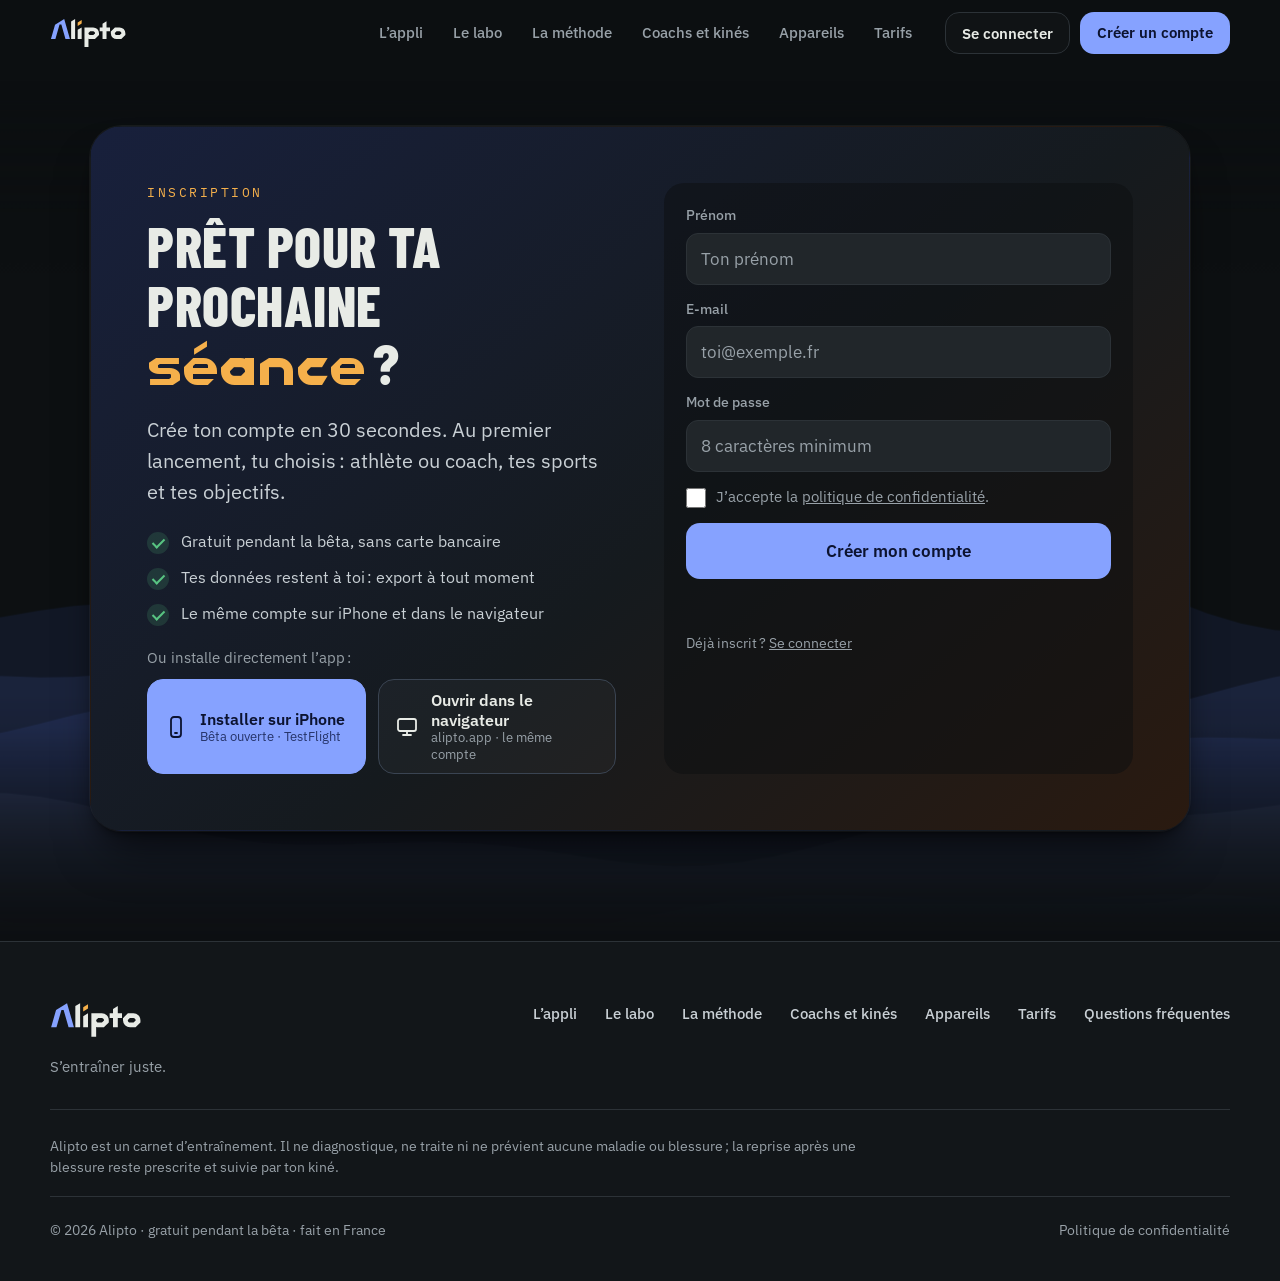
<file: inscription/index.html>
<!doctype html>
<html lang="fr" class="no-js">
<head>
<meta charset="utf-8">
<meta name="viewport" content="width=device-width, initial-scale=1, viewport-fit=cover">
<title>Créer un compte Alipto · gratuit pendant la bêta</title>
<meta name="description" content="Crée ton compte Alipto en 30 secondes : gratuit pendant la bêta, sans carte bancaire, le même compte sur iPhone et dans le navigateur.">
<meta name="theme-color" content="#0f1214">
<meta property="og:title" content="Créer un compte Alipto · gratuit pendant la bêta">
<meta property="og:description" content="Crée ton compte Alipto en 30 secondes : gratuit pendant la bêta, sans carte bancaire, le même compte sur iPhone et dans le navigateur.">
<meta property="og:image" content="https://alipto.app/media/og.jpg">
<meta property="og:image:width" content="1200">
<meta property="og:image:height" content="630">
<meta property="og:image:alt" content="Alipto : s’entraîner juste">
<meta property="og:url" content="https://alipto.app/inscription/">
<meta property="og:type" content="website">
<meta property="og:site_name" content="Alipto">
<meta property="og:locale" content="fr_FR">
<meta name="twitter:card" content="summary_large_image">
<meta name="twitter:title" content="Créer un compte Alipto · gratuit pendant la bêta">
<meta name="twitter:description" content="Crée ton compte Alipto en 30 secondes : gratuit pendant la bêta, sans carte bancaire, le même compte sur iPhone et dans le navigateur.">
<meta name="twitter:image" content="https://alipto.app/media/og.jpg">
<meta name="twitter:image:alt" content="Alipto : s’entraîner juste">
<link rel="canonical" href="https://alipto.app/inscription/">
<link rel="icon" href="/favicon.svg" type="image/svg+xml">
<link rel="apple-touch-icon" href="/apple-touch-icon.png">
<link rel="preload" href="/fonts/barlow-condensed-latin-800-normal.woff2" as="font" type="font/woff2" crossorigin>
<link rel="stylesheet" href="/style.css">
<script type="application/ld+json">{"@context":"https://schema.org","@graph":[{"@type":"Organization","@id":"https://alipto.app/#organisation","name":"Alipto","url":"https://alipto.app/","logo":"https://alipto.app/apple-touch-icon.png"},{"@type":"WebSite","@id":"https://alipto.app/#site","url":"https://alipto.app/","name":"Alipto","inLanguage":"fr","publisher":{"@id":"https://alipto.app/#organisation"}},{"@type":"WebPage","@id":"https://alipto.app/inscription/#page","url":"https://alipto.app/inscription/","name":"Créer un compte Alipto · gratuit pendant la bêta","description":"Crée ton compte Alipto en 30 secondes : gratuit pendant la bêta, sans carte bancaire, le même compte sur iPhone et dans le navigateur.","inLanguage":"fr","isPartOf":{"@id":"https://alipto.app/#site"}},{"@type":"BreadcrumbList","itemListElement":[{"@type":"ListItem","position":1,"name":"Accueil","item":"https://alipto.app/"},{"@type":"ListItem","position":2,"name":"Inscription","item":"https://alipto.app/inscription/"}]}]}</script>
</head>
<body class="pg-inscription inner">
<a class="skip" href="#contenu">Aller au contenu</a>
<header class="top" id="top">
  <a class="brand" href="/" aria-label="Alipto, accueil"><svg class="wmk" viewBox="-0.7 10 325.6 128" aria-label="Alipto" role="img"><path fill="currentColor" d="M183.4 50Q193.8 50 201.1 57.3Q208.4 64.6 208.4 75L208.4 82.6L191 100L171.4 100Q167.1 100 163.4 98.8L163.4 134L146.4 134L146.4 50L163.4 50L163.4 50.4L163.8 50ZM295.9 50Q306.3 50 313.6 57.3Q320.9 64.6 320.9 75L320.9 82.6L303.5 100L283.9 100Q273.5 100 266.2 92.7Q258.9 85.4 258.9 75L258.9 67.4L276.3 50ZM223.4 34.6L240.4 24L240.4 50L255.4 50L255.4 67L240.4 67L240.4 100L223.4 100L223.4 67L211.4 67L211.4 50L223.4 50ZM89.4 24.6L106.4 14L106.4 100L89.4 100ZM117.4 60.6L134.4 50L134.4 100L117.4 100ZM170.8 67L163.4 74.4L163.4 75Q163.4 78.3 165.7 80.7Q168.1 83 171.4 83L184 83L191.4 75.6L191.4 75Q191.4 71.7 189.1 69.3Q186.7 67 183.4 67ZM283.3 67L275.9 74.4L275.9 75Q275.9 78.3 278.2 80.7Q280.6 83 283.9 83L296.5 83L303.9 75.6L303.9 75Q303.9 71.7 301.6 69.3Q299.2 67 295.9 67Z"/><path fill="#86a2ff" d="M65.3 100L47.7 38L40 38L22.4 100L3.3 100L20.8 38.4L59.9 14L84.4 100Z"/><path fill="#f5b04b" d="M117.4 44L134.4 33.4L134.4 18.4L117.4 29Z"/></svg></a>
  <nav class="links" id="menu" aria-label="Pages">
    <a href="/appli/">L’appli</a><a href="/labo/">Le labo</a><a href="/methode/">La méthode</a><a href="/coachs/">Coachs et kinés</a><a href="/compatibilite/">Appareils</a><a href="/tarifs/">Tarifs</a>
    <a class="m-only" data-app href="/app/">Se connecter</a>
  </nav>
  <div class="top-cta">
    <a class="btn ghost" data-app href="/app/">Se connecter</a>
    <a class="btn primary sm roll" href="/inscription/"><span class="rl" data-t="Créer un compte"><span>Créer un compte</span></span></a>
    <button class="burger" type="button" aria-label="Menu" aria-expanded="false" aria-controls="menu"><i></i><i></i></button>
  </div>
</header>

<main id="contenu">
  <section class="signup top-pad" id="inscription">
    <div class="bgfx" aria-hidden="true"><div class="waves"></div></div>
    <div class="s-card">
      <div class="s-txt">
        <p class="eyebrow">Inscription</p>
        <h1 class="acc">Prêt pour ta prochaine <span class="tl">séance</span> ?</h1>
        <p class="lead">Crée ton compte en 30 secondes. Au premier lancement, tu choisis : athlète ou coach, tes sports et tes objectifs.</p>
        <ul class="ticks small">
          <li>Gratuit pendant la bêta, sans carte bancaire</li>
          <li>Tes données restent à toi : export à tout moment</li>
          <li>Le même compte sur iPhone et dans le navigateur</li>
        </ul>
        <p class="or">Ou installe directement l’app :</p>
        <div class="ctas">
        <a class="cta-b primary" href="https://testflight.apple.com/join/wXvy2Kus" rel="noopener"><svg viewBox="0 0 24 24" aria-hidden="true"><rect x="7" y="2" width="10" height="20" rx="3"/><path d="M11 18h2"/></svg><span><b>Installer sur iPhone</b><small>Bêta ouverte · TestFlight</small></span></a>
        <a class="cta-b" data-app href="/app/"><svg viewBox="0 0 24 24" aria-hidden="true"><rect x="3" y="4" width="18" height="12" rx="2"/><path d="M8 20h8M12 16v4"/></svg><span><b>Ouvrir dans le navigateur</b><small>alipto.app · le même compte</small></span></a>
      </div>
      </div>
      <form class="form" id="signup" novalidate>
        <label>Prénom<input name="name" autocomplete="given-name" required maxlength="60" placeholder="Ton prénom"></label>
        <label>E-mail<input name="email" type="email" autocomplete="email" required placeholder="toi@exemple.fr"></label>
        <label>Mot de passe<input name="password" type="password" autocomplete="new-password" required minlength="8" placeholder="8 caractères minimum"></label>
        <label class="chk"><input type="checkbox" name="ok" required> <span>J’accepte la <a href="/confidentialite.html">politique de confidentialité</a>.</span></label>
        <button class="btn primary big" type="submit">Créer mon compte</button>
        <p class="msg" role="status" aria-live="polite"></p>
        <p class="tiny">Déjà inscrit ? <a data-app href="/app/">Se connecter</a></p>
      </form>
    </div>
  </section>
</main>

<footer class="foot">
  <div class="ft">
    <div class="ft-top">
      <div class="ft-id"><a class="ft-brand" href="/" aria-label="Alipto, accueil"><svg class="wmk" viewBox="-0.7 10 325.6 128" aria-label="Alipto" role="img"><path fill="currentColor" d="M183.4 50Q193.8 50 201.1 57.3Q208.4 64.6 208.4 75L208.4 82.6L191 100L171.4 100Q167.1 100 163.4 98.8L163.4 134L146.4 134L146.4 50L163.4 50L163.4 50.4L163.8 50ZM295.9 50Q306.3 50 313.6 57.3Q320.9 64.6 320.9 75L320.9 82.6L303.5 100L283.9 100Q273.5 100 266.2 92.7Q258.9 85.4 258.9 75L258.9 67.4L276.3 50ZM223.4 34.6L240.4 24L240.4 50L255.4 50L255.4 67L240.4 67L240.4 100L223.4 100L223.4 67L211.4 67L211.4 50L223.4 50ZM89.4 24.6L106.4 14L106.4 100L89.4 100ZM117.4 60.6L134.4 50L134.4 100L117.4 100ZM170.8 67L163.4 74.4L163.4 75Q163.4 78.3 165.7 80.7Q168.1 83 171.4 83L184 83L191.4 75.6L191.4 75Q191.4 71.7 189.1 69.3Q186.7 67 183.4 67ZM283.3 67L275.9 74.4L275.9 75Q275.9 78.3 278.2 80.7Q280.6 83 283.9 83L296.5 83L303.9 75.6L303.9 75Q303.9 71.7 301.6 69.3Q299.2 67 295.9 67Z"/><path fill="#86a2ff" d="M65.3 100L47.7 38L40 38L22.4 100L3.3 100L20.8 38.4L59.9 14L84.4 100Z"/><path fill="#f5b04b" d="M117.4 44L134.4 33.4L134.4 18.4L117.4 29Z"/></svg></a><p>S’entraîner juste.</p></div>
      <nav class="ft-nav" aria-label="Pied de page"><a href="/appli/">L’appli</a><a href="/labo/">Le labo</a><a href="/methode/">La méthode</a><a href="/coachs/">Coachs et kinés</a><a href="/compatibilite/">Appareils</a><a href="/tarifs/">Tarifs</a><a href="/tarifs/#faq">Questions fréquentes</a></nav>
    </div>
    <p class="ft-legal">Alipto est un carnet d’entraînement. Il ne diagnostique, ne traite ni ne prévient aucune maladie ou blessure ; la reprise après une blessure reste prescrite et suivie par ton kiné.</p>
    <div class="ft-bot"><span>© 2026 Alipto · gratuit pendant la bêta · fait en France</span><a href="/confidentialite.html">Politique de confidentialité</a></div>
  </div>
</footer>

<script src="/vendor/gsap.min.js" defer></script>
<script src="/vendor/ScrollTrigger.min.js" defer></script>
<script src="/vendor/SplitText.min.js" defer></script>
<script src="/vendor/DrawSVGPlugin.min.js" defer></script>
<script src="/main.js" defer></script>
</body>
</html>
</file>
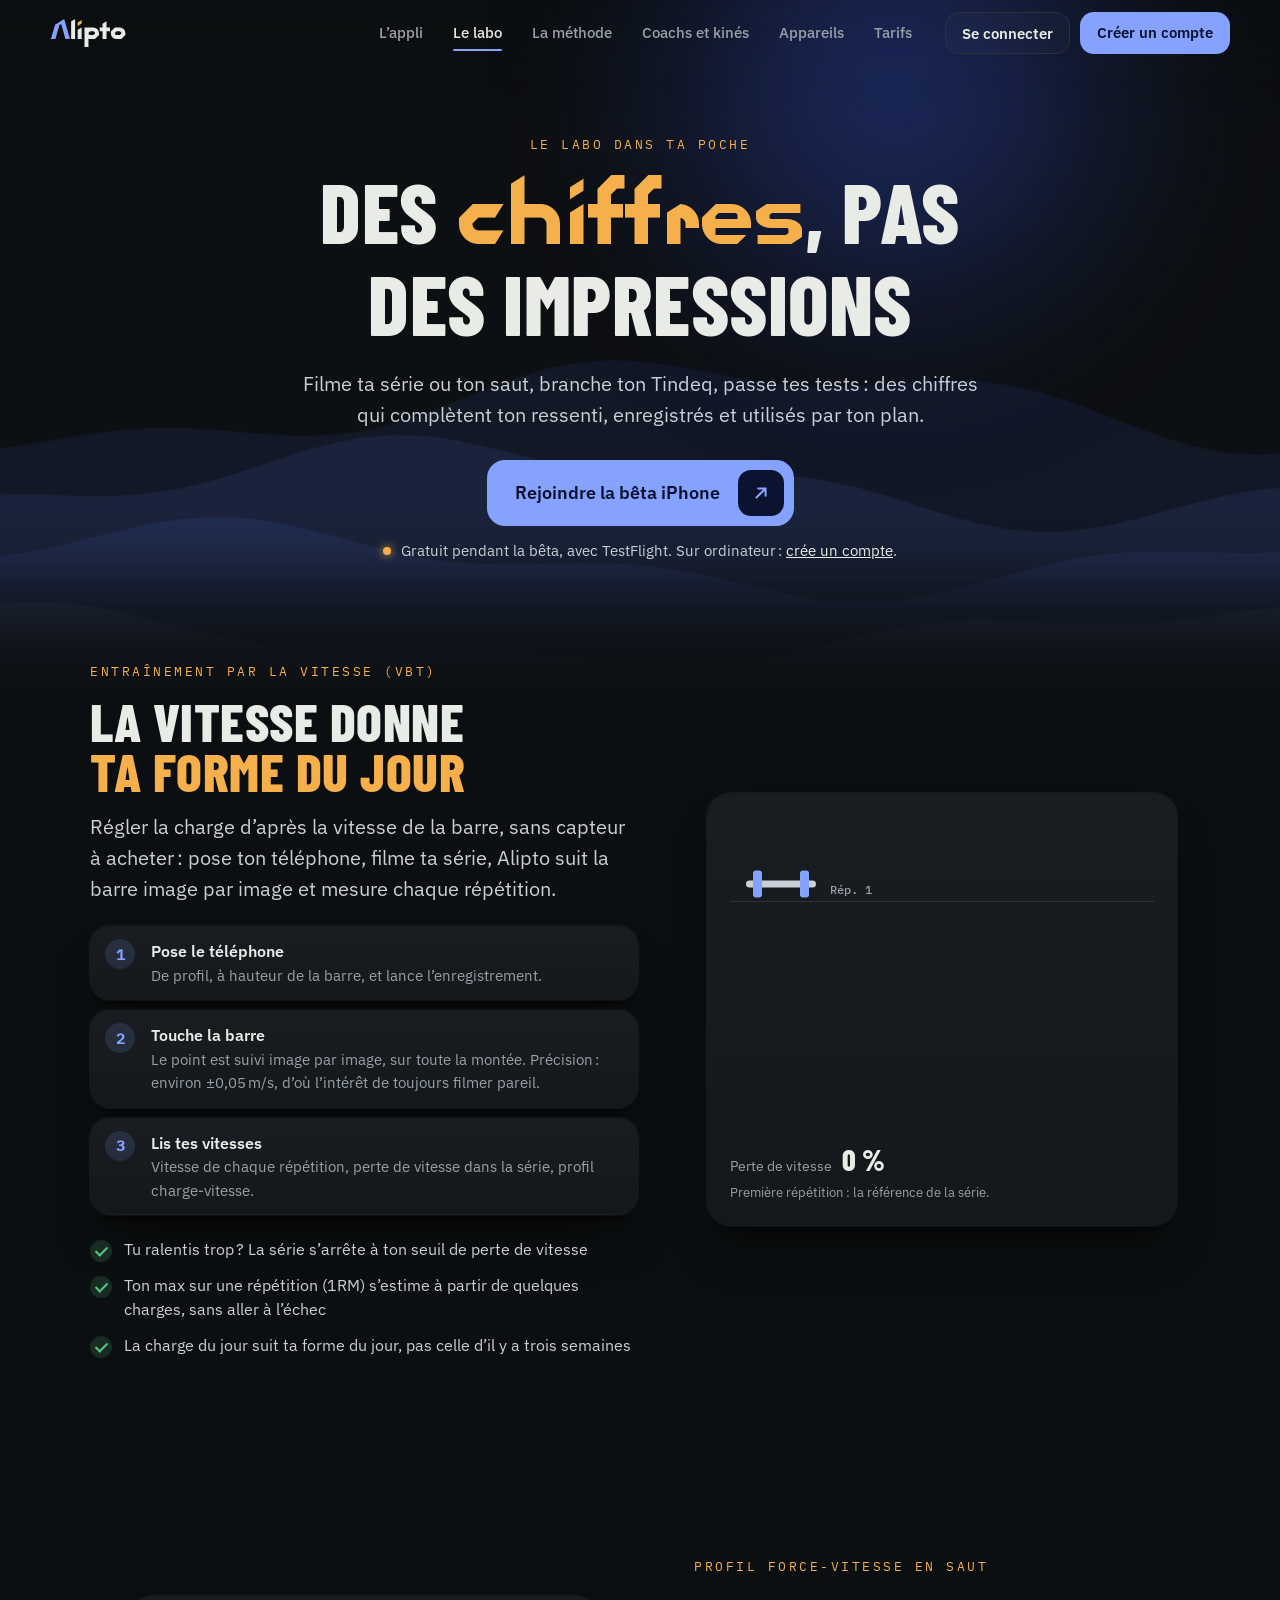
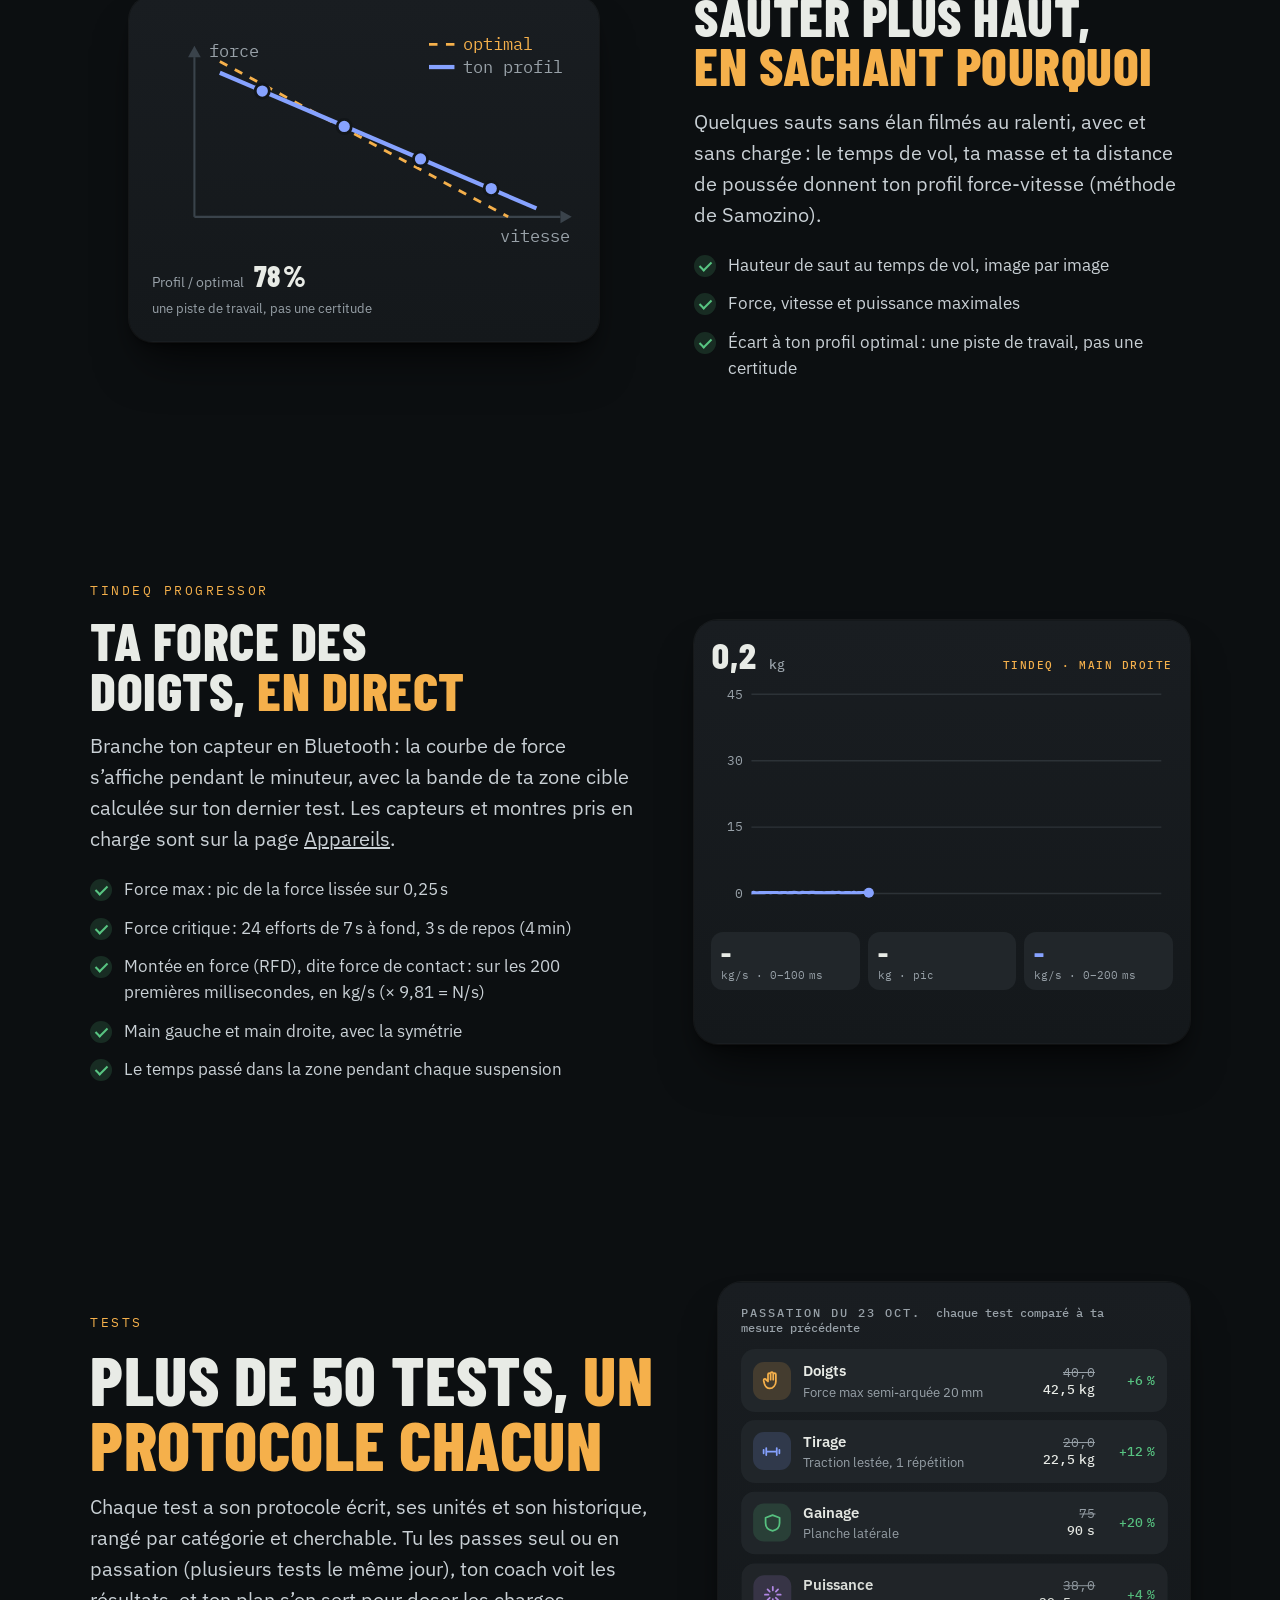
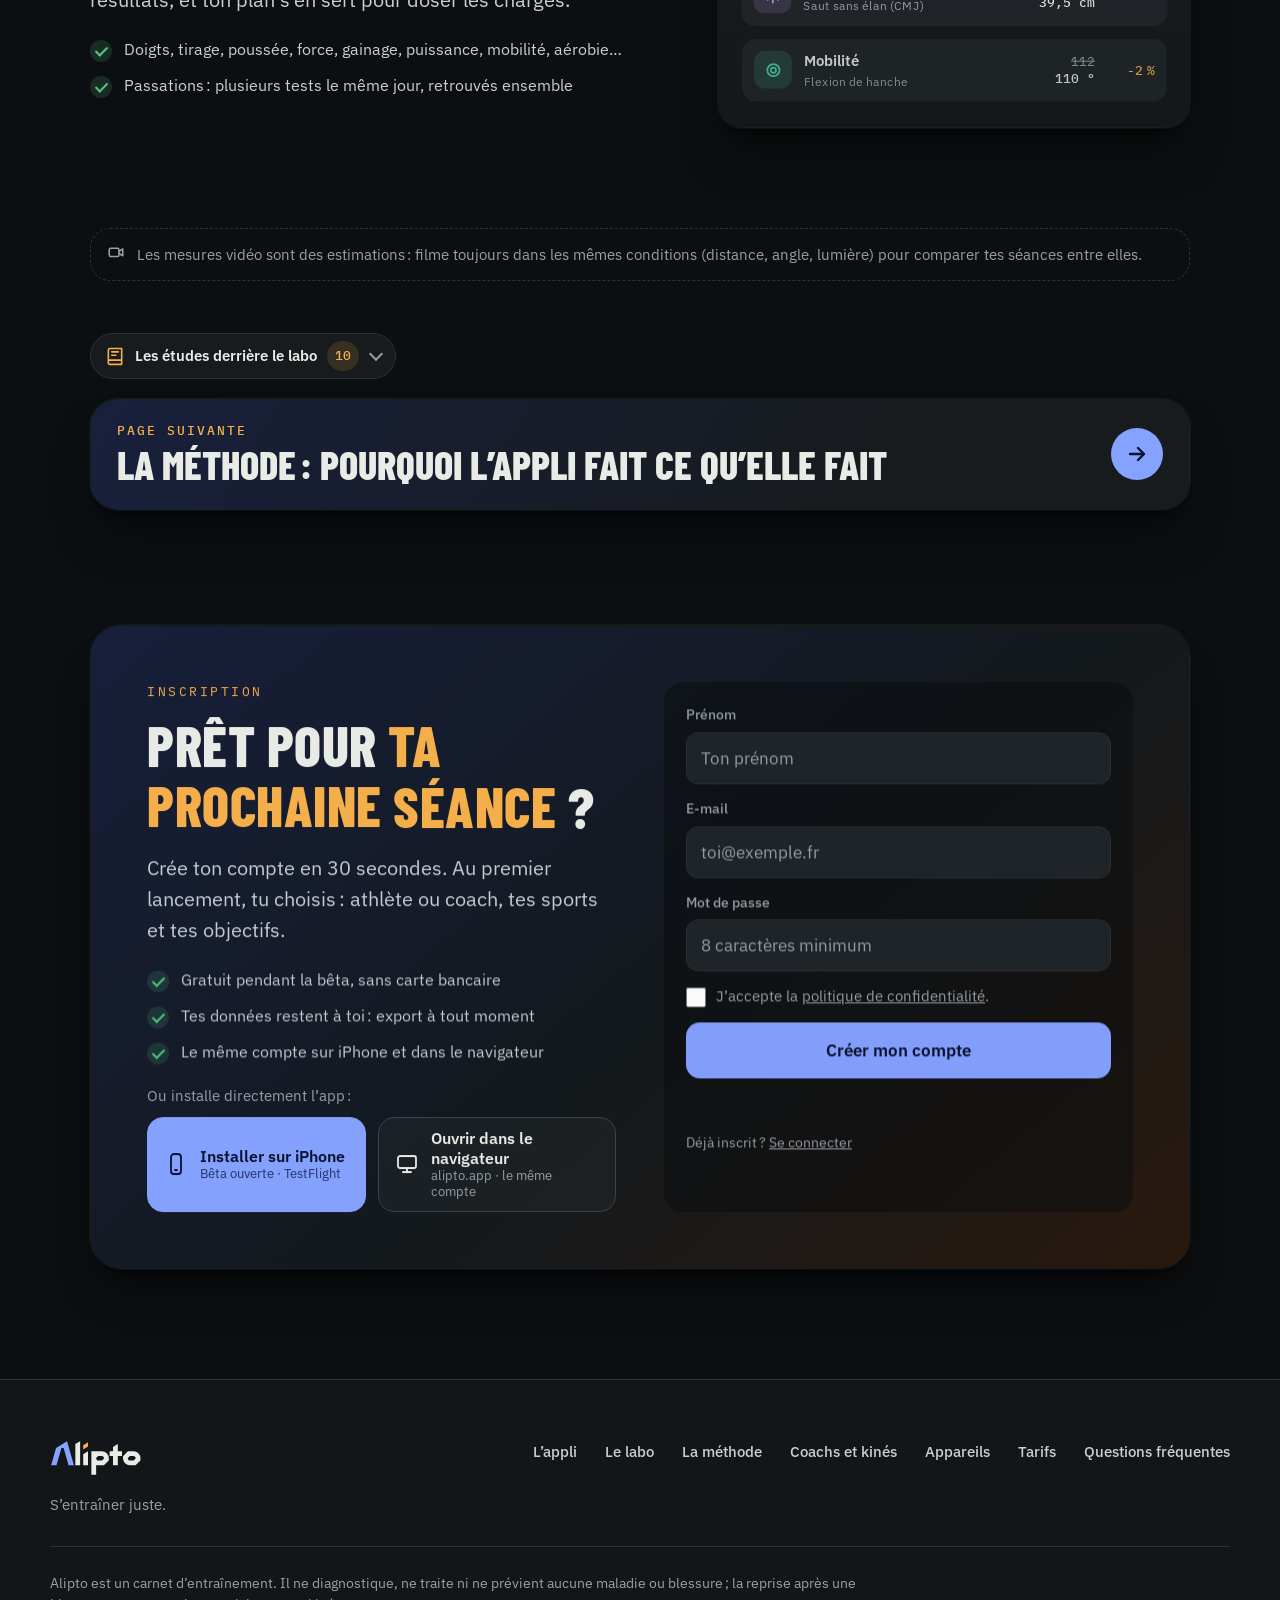
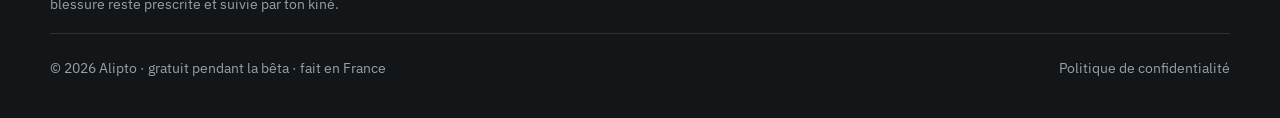
<file: labo/index.html>
<!doctype html>
<html lang="fr" class="no-js">
<head>
<meta charset="utf-8">
<meta name="viewport" content="width=device-width, initial-scale=1, viewport-fit=cover">
<title>Le labo Alipto · vitesse de barre filmée, Tindeq, tests</title>
<meta name="description" content="Vitesse de barre filmée (VBT), profil force-vitesse en saut, force des doigts au Tindeq et plus de 50 tests : des chiffres qui complètent ton ressenti.">
<meta name="theme-color" content="#0f1214">
<meta property="og:title" content="Le labo Alipto · vitesse de barre filmée, Tindeq, tests">
<meta property="og:description" content="Vitesse de barre filmée (VBT), profil force-vitesse en saut, force des doigts au Tindeq et plus de 50 tests : des chiffres qui complètent ton ressenti.">
<meta property="og:image" content="https://alipto.app/media/og-labo.jpg">
<meta property="og:image:width" content="1200">
<meta property="og:image:height" content="630">
<meta property="og:image:alt" content="Alipto, « Des chiffres, pas des impressions » : une mesure au Tindeq sur un iPhone">
<meta property="og:url" content="https://alipto.app/labo/">
<meta property="og:type" content="website">
<meta property="og:site_name" content="Alipto">
<meta property="og:locale" content="fr_FR">
<meta name="twitter:card" content="summary_large_image">
<meta name="twitter:title" content="Le labo Alipto · vitesse de barre filmée, Tindeq, tests">
<meta name="twitter:description" content="Vitesse de barre filmée (VBT), profil force-vitesse en saut, force des doigts au Tindeq et plus de 50 tests : des chiffres qui complètent ton ressenti.">
<meta name="twitter:image" content="https://alipto.app/media/og-labo.jpg">
<meta name="twitter:image:alt" content="Alipto, « Des chiffres, pas des impressions » : une mesure au Tindeq sur un iPhone">
<link rel="canonical" href="https://alipto.app/labo/">
<link rel="icon" href="/favicon.svg" type="image/svg+xml">
<link rel="apple-touch-icon" href="/apple-touch-icon.png">
<link rel="preload" href="/fonts/barlow-condensed-latin-800-normal.woff2" as="font" type="font/woff2" crossorigin>
<link rel="stylesheet" href="/style.css">
<script type="application/ld+json">{"@context":"https://schema.org","@graph":[{"@type":"Organization","@id":"https://alipto.app/#organisation","name":"Alipto","url":"https://alipto.app/","logo":"https://alipto.app/apple-touch-icon.png"},{"@type":"WebSite","@id":"https://alipto.app/#site","url":"https://alipto.app/","name":"Alipto","inLanguage":"fr","publisher":{"@id":"https://alipto.app/#organisation"}},{"@type":"WebPage","@id":"https://alipto.app/labo/#page","url":"https://alipto.app/labo/","name":"Le labo Alipto · vitesse de barre filmée, Tindeq, tests","description":"Vitesse de barre filmée (VBT), profil force-vitesse en saut, force des doigts au Tindeq et plus de 50 tests : des chiffres qui complètent ton ressenti.","inLanguage":"fr","isPartOf":{"@id":"https://alipto.app/#site"}},{"@type":"BreadcrumbList","itemListElement":[{"@type":"ListItem","position":1,"name":"Accueil","item":"https://alipto.app/"},{"@type":"ListItem","position":2,"name":"Le labo","item":"https://alipto.app/labo/"}]}]}</script>
</head>
<body class="pg-labo inner">
<a class="skip" href="#contenu">Aller au contenu</a>
<header class="top" id="top">
  <a class="brand" href="/" aria-label="Alipto, accueil"><svg class="wmk" viewBox="-0.7 10 325.6 128" aria-label="Alipto" role="img"><path fill="currentColor" d="M183.4 50Q193.8 50 201.1 57.3Q208.4 64.6 208.4 75L208.4 82.6L191 100L171.4 100Q167.1 100 163.4 98.8L163.4 134L146.4 134L146.4 50L163.4 50L163.4 50.4L163.8 50ZM295.9 50Q306.3 50 313.6 57.3Q320.9 64.6 320.9 75L320.9 82.6L303.5 100L283.9 100Q273.5 100 266.2 92.7Q258.9 85.4 258.9 75L258.9 67.4L276.3 50ZM223.4 34.6L240.4 24L240.4 50L255.4 50L255.4 67L240.4 67L240.4 100L223.4 100L223.4 67L211.4 67L211.4 50L223.4 50ZM89.4 24.6L106.4 14L106.4 100L89.4 100ZM117.4 60.6L134.4 50L134.4 100L117.4 100ZM170.8 67L163.4 74.4L163.4 75Q163.4 78.3 165.7 80.7Q168.1 83 171.4 83L184 83L191.4 75.6L191.4 75Q191.4 71.7 189.1 69.3Q186.7 67 183.4 67ZM283.3 67L275.9 74.4L275.9 75Q275.9 78.3 278.2 80.7Q280.6 83 283.9 83L296.5 83L303.9 75.6L303.9 75Q303.9 71.7 301.6 69.3Q299.2 67 295.9 67Z"/><path fill="#86a2ff" d="M65.3 100L47.7 38L40 38L22.4 100L3.3 100L20.8 38.4L59.9 14L84.4 100Z"/><path fill="#f5b04b" d="M117.4 44L134.4 33.4L134.4 18.4L117.4 29Z"/></svg></a>
  <nav class="links" id="menu" aria-label="Pages">
    <a href="/appli/">L’appli</a><a href="/labo/" aria-current="page">Le labo</a><a href="/methode/">La méthode</a><a href="/coachs/">Coachs et kinés</a><a href="/compatibilite/">Appareils</a><a href="/tarifs/">Tarifs</a>
    <a class="m-only" data-app href="/app/">Se connecter</a>
  </nav>
  <div class="top-cta">
    <a class="btn ghost" data-app href="/app/">Se connecter</a>
    <a class="btn primary sm roll" href="/inscription/"><span class="rl" data-t="Créer un compte"><span>Créer un compte</span></span></a>
    <button class="burger" type="button" aria-label="Menu" aria-expanded="false" aria-controls="menu"><i></i><i></i></button>
  </div>
</header>

<main id="contenu">
  <section class="phero ph-c">
    <div class="bgfx" aria-hidden="true"><div class="waves"></div><div class="glow g1"></div></div>
    <div class="ph-txt">
      <p class="eyebrow">Le labo dans ta poche</p>
      <h1>Des <span class="tl">chiffres</span>, pas des impressions</h1>
      <p class="lead">Filme ta série ou ton saut, branche ton Tindeq, passe tes tests : des chiffres qui complètent ton ressenti, enregistrés et utilisés par ton plan.</p>
      <div class="hero-cta">
        <a class="cta-xl roll" href="https://testflight.apple.com/join/wXvy2Kus" rel="noopener"><span class="rl" data-t="Rejoindre la bêta iPhone"><span>Rejoindre la bêta iPhone</span></span><span class="cx-i" aria-hidden="true"><svg viewBox="0 0 24 24"><path d="M7 17 17 7M9 7h8v8"/></svg><svg viewBox="0 0 24 24"><path d="M7 17 17 7M9 7h8v8"/></svg></span></a>
        <p class="cx-sub"><i></i><span>Gratuit pendant la bêta, avec TestFlight. Sur ordinateur : <a href="/inscription/">crée un compte</a>.</span></p>
      </div>
    </div>
  </section>

  <section class="feat" id="vbt">
    <div class="f-txt reveal">
      <p class="eyebrow">Entraînement par la vitesse (VBT)</p>
      <div class="speed" aria-hidden="true"><i></i><i></i><i></i><i></i><i></i></div><h2 data-vite>La vitesse donne <em>ta forme du jour</em></h2>
      <p class="lead">Régler la charge d’après la vitesse de la barre, sans capteur à acheter : pose ton téléphone, filme ta série, Alipto suit la barre image par image et mesure chaque répétition.</p>
      <ol class="howto">
  <li><b>Pose le téléphone</b><span>De profil, à hauteur de la barre, et lance l’enregistrement.</span></li>
  <li><b>Touche la barre</b><span>Le point est suivi image par image, sur toute la montée. Précision : environ ±0,05 m/s, d’où l’intérêt de toujours filmer pareil.</span></li>
  <li><b>Lis tes vitesses</b><span>Vitesse de chaque répétition, perte de vitesse dans la série, profil charge-vitesse.</span></li>
</ol><ul class="ticks small"><li>Tu ralentis trop ? La série s’arrête à ton seuil de perte de vitesse</li><li>Ton max sur une répétition (1RM) s’estime à partir de quelques charges, sans aller à l’échec</li><li>La charge du jour suit ta forme du jour, pas celle d’il y a trois semaines</li></ul>
    </div>
    <div class="f-viz reveal"><figure class="nut-fig"><div class="m-viz vbt big vsim" data-sim="vbt" data-v="0.71,0.65,0.60,0.55" data-limit="20" role="img" aria-label="Exemple : quatre répétitions à 0,71, 0,65, 0,60 puis 0,55 m/s ; la perte atteint 23 %, au-delà de la limite de 20 % : la série s’arrête">
  <div class="vs-lift" aria-hidden="true"><i class="vs-bar"></i><span class="vs-rep">Rép. 1</span></div>
  <div class="bars"><i style="--h:92%"><b>0,71</b></i><i style="--h:84%"><b>0,65</b></i><i style="--h:77%"><b>0,60</b></i><i style="--h:71%"><b>0,55</b></i></div>
  <div class="loss">Perte de vitesse <b class="vs-loss">−23 %</b><span class="vs-note">Perte de 23 % : au-delà de ta limite de 20 %. Arrête la série plus tôt ou baisse la charge à la prochaine.</span></div>
</div></figure></div>
  </section>

  <section class="feat rev" id="saut">
    <div class="f-txt reveal">
      <p class="eyebrow">Profil force-vitesse en saut</p>
      <h2>Sauter plus haut, <em>en sachant pourquoi</em></h2>
      <p class="lead">Quelques sauts sans élan filmés au ralenti, avec et sans charge : le temps de vol, ta masse et ta distance de poussée donnent ton profil force-vitesse (méthode de Samozino).</p>
      <ul class="ticks"><li>Hauteur de saut au temps de vol, image par image</li><li>Force, vitesse et puissance maximales</li><li>Écart à ton profil optimal : une piste de travail, pas une certitude</li></ul>
    </div>
    <div class="f-viz reveal"><figure class="nut-fig"><div class="m-viz fv big" aria-hidden="true">
  <svg viewBox="0 0 300 162"><line x1="30" y1="140" x2="289" y2="140" class="ax"/><path class="ah" d="M289 135.5l8 4.5-8 4.5z"/><line x1="30" y1="140" x2="30" y2="27" class="ax"/><path class="ah" d="M25.5 27l4.5-8 4.5 8z"/><text x="40" y="27">force</text><text x="296" y="158" text-anchor="end">vitesse</text><line x1="48" y1="30" x2="252" y2="140" class="opt"/><line x1="48" y1="38" x2="272" y2="134" class="ln"/><circle cx="78" cy="51" r="5"/><circle cx="136" cy="76" r="5"/><circle cx="190" cy="99" r="5"/><circle cx="240" cy="120" r="5"/><g class="lg"><line x1="196" y1="18" x2="214" y2="18" class="opt"/><text x="220" y="22" class="o">optimal</text><line x1="196" y1="34" x2="214" y2="34" class="ln"/><text x="220" y="38">ton profil</text></g></svg>
  <div class="loss">Profil / optimal <b>78 %</b><span>une piste de travail, pas une certitude</span></div>
</div></figure></div>
  </section>

  <section class="feat" id="tindeq">
    <div class="f-txt reveal">
      <p class="eyebrow">Tindeq Progressor</p>
      <h2>Ta force des doigts, <em>en direct</em></h2>
      <p class="lead">Branche ton capteur en Bluetooth : la courbe de force s’affiche pendant le minuteur, avec la bande de ta zone cible calculée sur ton dernier test. Les capteurs et montres pris en charge sont sur la page <a href="/compatibilite/">Appareils</a>.</p>
      <ul class="ticks"><li>Force max : pic de la force lissée sur 0,25 s</li><li>Force critique : 24 efforts de 7 s à fond, 3 s de repos (4 min)</li><li>Montée en force (RFD), dite force de contact : sur les 200 premières millisecondes, en kg/s (× 9,81 = N/s)</li><li>Main gauche et main droite, avec la symétrie</li><li>Le temps passé dans la zone pendant chaque suspension</li></ul>
    </div>
    <div class="f-viz reveal"><figure class="nut-fig"><div class="fsim lab" data-sim="force" role="img" aria-label="Exemple de mesure au Tindeq : la force monte de 0 à 41,6 kg ; montée en force 130 kg/s sur les 200 premières millisecondes">
      <div class="fs-top"><span class="fs-live"><b>0,0</b> kg</span><span class="fs-tag">Tindeq · main droite</span><span class="fs-zoom" aria-hidden="true">0–300 ms</span></div>
      <svg class="fs-svg" viewBox="0 0 320 170" aria-hidden="true">
        <g class="fs-grid"><line x1="28" y1="150" x2="312" y2="150"/><line x1="28" y1="104" x2="312" y2="104"/><line x1="28" y1="58" x2="312" y2="58"/><line x1="28" y1="12" x2="312" y2="12"/>
          <text x="22" y="153">0</text><text x="22" y="107">15</text><text x="22" y="61">30</text><text x="22" y="15">45</text></g>
        <clipPath id="fs-c-lab"><rect x="28" y="0" width="284" height="170"/></clipPath>
        <g clip-path="url(#fs-c-lab)"><rect class="fs-win" x="0" y="12" width="0" height="138"/>
        <path class="fs-path" d=""/><circle class="fs-dot" r="3.5" cx="28" cy="150"/>
        <g class="fs-m m100"><line y1="12" y2="150"/><text y="8">100 ms</text></g><g class="fs-m m200"><line y1="12" y2="150"/><text y="8">200 ms</text></g></g>
      </svg>
      <div class="fs-vals"><p><b class="v100">–</b><small>kg/s · 0–100 ms</small></p><p><b class="vpk">–</b><small>kg · pic</small></p><p class="main"><b class="v200">–</b><small>kg/s · 0–200 ms</small></p></div>
      <p class="fs-res" aria-hidden="true">Montée en force <b>130 kg/s</b></p>
    </div></figure></div>
  </section>


  <section class="tests" id="tests">
    <div class="t-txt">
      <p class="eyebrow">Tests</p>
      <h2 class="reveal">Plus de 50 tests, <em>un protocole chacun</em></h2>
      <p class="lead reveal">Chaque test a son protocole écrit, ses unités et son historique, rangé par catégorie et cherchable. Tu les passes seul ou en passation (plusieurs tests le même jour), ton coach voit les résultats, et ton plan s’en sert pour doser les charges.</p>
      <ul class="ticks small"><li>Doigts, tirage, poussée, force, gainage, puissance, mobilité, aérobie…</li><li>Passations : plusieurs tests le même jour, retrouvés ensemble</li></ul>
    </div>
    <div class="t-card tv reveal">
      <p class="k">Passation du 23 oct. <span>chaque test comparé à ta mesure précédente</span></p>
      <ul class="tv-l"><li class="tv-r" style="--c:var(--oil)"><span class="ci" style="--c:var(--oil)"><svg viewBox="0 0 24 24" aria-hidden="true"><path d="M8 13V5a1.5 1.5 0 0 1 3 0v6M11 11V4a1.5 1.5 0 0 1 3 0v7M14 11V5a1.5 1.5 0 0 1 3 0v8c0 4-3 8-7 8-3 0-5-2-6-5l-1-4a1.5 1.5 0 0 1 3-.5L8 13"/></svg></span><span class="tv-n"><b>Doigts</b><small>Force max semi-arquée 20 mm</small></span><span class="tv-v"><s>40,0</s><b>42,5 kg</b></span><span class="tv-d up">+6 %</span></li><li class="tv-r" style="--c:var(--accent)"><span class="ci" style="--c:var(--accent)"><svg viewBox="0 0 24 24" aria-hidden="true"><path d="M6 8v8M18 8v8M3 10v4M21 10v4M6 12h12"/></svg></span><span class="tv-n"><b>Tirage</b><small>Traction lestée, 1 répétition</small></span><span class="tv-v"><s>20,0</s><b>22,5 kg</b></span><span class="tv-d up">+12 %</span></li><li class="tv-r" style="--c:var(--good)"><span class="ci" style="--c:var(--good)"><svg viewBox="0 0 24 24" aria-hidden="true"><path d="M12 3l8 3v6c0 5-3.5 8-8 9-4.5-1-8-4-8-9V6z"/></svg></span><span class="tv-n"><b>Gainage</b><small>Planche latérale</small></span><span class="tv-v"><s>75</s><b>90 s</b></span><span class="tv-d up">+20 %</span></li><li class="tv-r" style="--c:#bb8ef1"><span class="ci" style="--c:#bb8ef1"><svg viewBox="0 0 24 24" aria-hidden="true"><path d="M12 3v4M12 17v4M3 12h4M17 12h4M6 6l2.5 2.5M15.5 15.5L18 18M6 18l2.5-2.5M15.5 8.5L18 6"/></svg></span><span class="tv-n"><b>Puissance</b><small>Saut sans élan (CMJ)</small></span><span class="tv-v"><s>38,0</s><b>39,5 cm</b></span><span class="tv-d up">+4 %</span></li><li class="tv-r" style="--c:#4fcaa5"><span class="ci" style="--c:#4fcaa5"><svg viewBox="0 0 24 24" aria-hidden="true"><circle cx="12" cy="12" r="7"/><circle cx="12" cy="12" r="3"/></svg></span><span class="tv-n"><b>Mobilité</b><small>Flexion de hanche</small></span><span class="tv-v"><s>112</s><b>110 °</b></span><span class="tv-d dn">-2 %</span></li></ul>
    </div>
  </section>
  <section class="note-band">
    <p><span class="ci" style="--c:var(--muted)"><svg viewBox="0 0 24 24" aria-hidden="true"><rect x="3" y="7" width="13" height="11" rx="2"/><path d="M16 11l5-3v9l-5-3"/></svg></span>Les mesures vidéo sont des estimations : filme toujours dans les mêmes conditions (distance, angle, lumière) pour comparer tes séances entre elles.</p>
  </section>
<div class="srcp">
    <button type="button" class="src-pill" aria-expanded="false" aria-controls="src-labo"><svg viewBox="0 0 24 24" aria-hidden="true"><path d="M4 19.5V5a2 2 0 0 1 2-2h14v14H6a2 2 0 0 0-2 2.5zM4 19.5A2 2 0 0 0 6 22h14v-5M8 7h8M8 11h5"/></svg><span>Les études derrière le labo</span><b>10</b></button>
    <div class="src-panel" id="src-labo" hidden>
      <ol class="src-cards"><li data-t="Movement velocity as a measure of loading intensity in resistance training"><b>González-Badillo &amp; Sánchez-Medina, 2010</b><span>Movement velocity as a measure of loading intensity in resistance training</span></li><li data-t="Effects of velocity loss during resistance training on athletic performance, strength gains and muscle adaptations"><b>Pareja-Blanco et al., 2017</b><span>Effects of velocity loss during resistance training on athletic performance, strength gains and muscle adaptations</span></li><li data-t="Two-point method: a quick and fatigue-free procedure for assessment of muscle mechanical capacities and the 1 repetition maximum"><b>García-Ramos &amp; Jaric, 2018</b><span>Two-point method: a quick and fatigue-free procedure for assessment of muscle mechanical capacities and the 1 repetition maximum</span></li><li data-t="A simple method for measurement of mechanical power in jumping"><b>Bosco et al., 1983</b><span>A simple method for measurement of mechanical power in jumping</span></li><li data-t="A simple method for measuring force, velocity and power output during squat jump"><b>Samozino et al., 2008</b><span>A simple method for measuring force, velocity and power output during squat jump</span></li><li data-t="Optimal force-velocity profile in ballistic movements—altius: citius or fortius?"><b>Samozino et al., 2012</b><span>Optimal force-velocity profile in ballistic movements—altius: citius or fortius?</span></li><li data-t="Effectiveness of an individualized training based on force-velocity profiling during jumping"><b>Jiménez-Reyes et al., 2017</b><span>Effectiveness of an individualized training based on force-velocity profiling during jumping</span></li><li data-t="The determination of finger-flexor critical force in rock climbers"><b>Giles et al., 2019</b><span>The determination of finger-flexor critical force in rock climbers</span></li><li data-t="Rate of force development: physiological and methodological considerations"><b>Maffiuletti et al., 2016</b><span>Rate of force development: physiological and methodological considerations</span></li><li data-t="Four weeks of finger grip training increases the rate of force development and the maximal force in elite and top world-ranking climbers"><b>Levernier et Laffaye, 2019</b><span>Four weeks of finger grip training increases the rate of force development and the maximal force in elite and top world-ranking climbers</span></li></ol>
      <p class="src-more"><a href="/methode/#sources">Toutes les références citées dans l’appli</a></p>
    </div>
  </div>
  <a class="nextp" href="/methode/"><span><small>Page suivante</small><b>La méthode : pourquoi l’appli fait ce qu’elle fait</b></span><span class="np-i" style="--c:var(--accent)"><svg viewBox="0 0 24 24" aria-hidden="true"><path d="M5 12h14M13 6l6 6-6 6"/></svg></span></a>

  <section class="signup" id="inscription">
    <div class="s-card">
      <div class="s-txt">
        <p class="eyebrow">Inscription</p>
        <h2 class="acc">Prêt pour <em>ta prochaine séance</em> ?</h2>
        <p class="lead">Crée ton compte en 30 secondes. Au premier lancement, tu choisis : athlète ou coach, tes sports et tes objectifs.</p>
        <ul class="ticks small">
          <li>Gratuit pendant la bêta, sans carte bancaire</li>
          <li>Tes données restent à toi : export à tout moment</li>
          <li>Le même compte sur iPhone et dans le navigateur</li>
        </ul>
        <p class="or">Ou installe directement l’app :</p>
        <div class="ctas">
        <a class="cta-b primary" href="https://testflight.apple.com/join/wXvy2Kus" rel="noopener"><svg viewBox="0 0 24 24" aria-hidden="true"><rect x="7" y="2" width="10" height="20" rx="3"/><path d="M11 18h2"/></svg><span><b>Installer sur iPhone</b><small>Bêta ouverte · TestFlight</small></span></a>
        <a class="cta-b" data-app href="/app/"><svg viewBox="0 0 24 24" aria-hidden="true"><rect x="3" y="4" width="18" height="12" rx="2"/><path d="M8 20h8M12 16v4"/></svg><span><b>Ouvrir dans le navigateur</b><small>alipto.app · le même compte</small></span></a>
      </div>
      </div>
      <form class="form" id="signup" novalidate>
        <label>Prénom<input name="name" autocomplete="given-name" required maxlength="60" placeholder="Ton prénom"></label>
        <label>E-mail<input name="email" type="email" autocomplete="email" required placeholder="toi@exemple.fr"></label>
        <label>Mot de passe<input name="password" type="password" autocomplete="new-password" required minlength="8" placeholder="8 caractères minimum"></label>
        <label class="chk"><input type="checkbox" name="ok" required> <span>J’accepte la <a href="/confidentialite.html">politique de confidentialité</a>.</span></label>
        <button class="btn primary big" type="submit">Créer mon compte</button>
        <p class="msg" role="status" aria-live="polite"></p>
        <p class="tiny">Déjà inscrit ? <a data-app href="/app/">Se connecter</a></p>
      </form>
    </div>
  </section>
</main>

<footer class="foot">
  <div class="ft">
    <div class="ft-top">
      <div class="ft-id"><a class="ft-brand" href="/" aria-label="Alipto, accueil"><svg class="wmk" viewBox="-0.7 10 325.6 128" aria-label="Alipto" role="img"><path fill="currentColor" d="M183.4 50Q193.8 50 201.1 57.3Q208.4 64.6 208.4 75L208.4 82.6L191 100L171.4 100Q167.1 100 163.4 98.8L163.4 134L146.4 134L146.4 50L163.4 50L163.4 50.4L163.8 50ZM295.9 50Q306.3 50 313.6 57.3Q320.9 64.6 320.9 75L320.9 82.6L303.5 100L283.9 100Q273.5 100 266.2 92.7Q258.9 85.4 258.9 75L258.9 67.4L276.3 50ZM223.4 34.6L240.4 24L240.4 50L255.4 50L255.4 67L240.4 67L240.4 100L223.4 100L223.4 67L211.4 67L211.4 50L223.4 50ZM89.4 24.6L106.4 14L106.4 100L89.4 100ZM117.4 60.6L134.4 50L134.4 100L117.4 100ZM170.8 67L163.4 74.4L163.4 75Q163.4 78.3 165.7 80.7Q168.1 83 171.4 83L184 83L191.4 75.6L191.4 75Q191.4 71.7 189.1 69.3Q186.7 67 183.4 67ZM283.3 67L275.9 74.4L275.9 75Q275.9 78.3 278.2 80.7Q280.6 83 283.9 83L296.5 83L303.9 75.6L303.9 75Q303.9 71.7 301.6 69.3Q299.2 67 295.9 67Z"/><path fill="#86a2ff" d="M65.3 100L47.7 38L40 38L22.4 100L3.3 100L20.8 38.4L59.9 14L84.4 100Z"/><path fill="#f5b04b" d="M117.4 44L134.4 33.4L134.4 18.4L117.4 29Z"/></svg></a><p>S’entraîner juste.</p></div>
      <nav class="ft-nav" aria-label="Pied de page"><a href="/appli/">L’appli</a><a href="/labo/">Le labo</a><a href="/methode/">La méthode</a><a href="/coachs/">Coachs et kinés</a><a href="/compatibilite/">Appareils</a><a href="/tarifs/">Tarifs</a><a href="/tarifs/#faq">Questions fréquentes</a></nav>
    </div>
    <p class="ft-legal">Alipto est un carnet d’entraînement. Il ne diagnostique, ne traite ni ne prévient aucune maladie ou blessure ; la reprise après une blessure reste prescrite et suivie par ton kiné.</p>
    <div class="ft-bot"><span>© 2026 Alipto · gratuit pendant la bêta · fait en France</span><a href="/confidentialite.html">Politique de confidentialité</a></div>
  </div>
</footer>

<script src="/vendor/gsap.min.js" defer></script>
<script src="/vendor/ScrollTrigger.min.js" defer></script>
<script src="/vendor/SplitText.min.js" defer></script>
<script src="/vendor/DrawSVGPlugin.min.js" defer></script>
<script src="/main.js" defer></script>
<script type="module" src="/sim.js"></script>
</body>
</html>
</file>
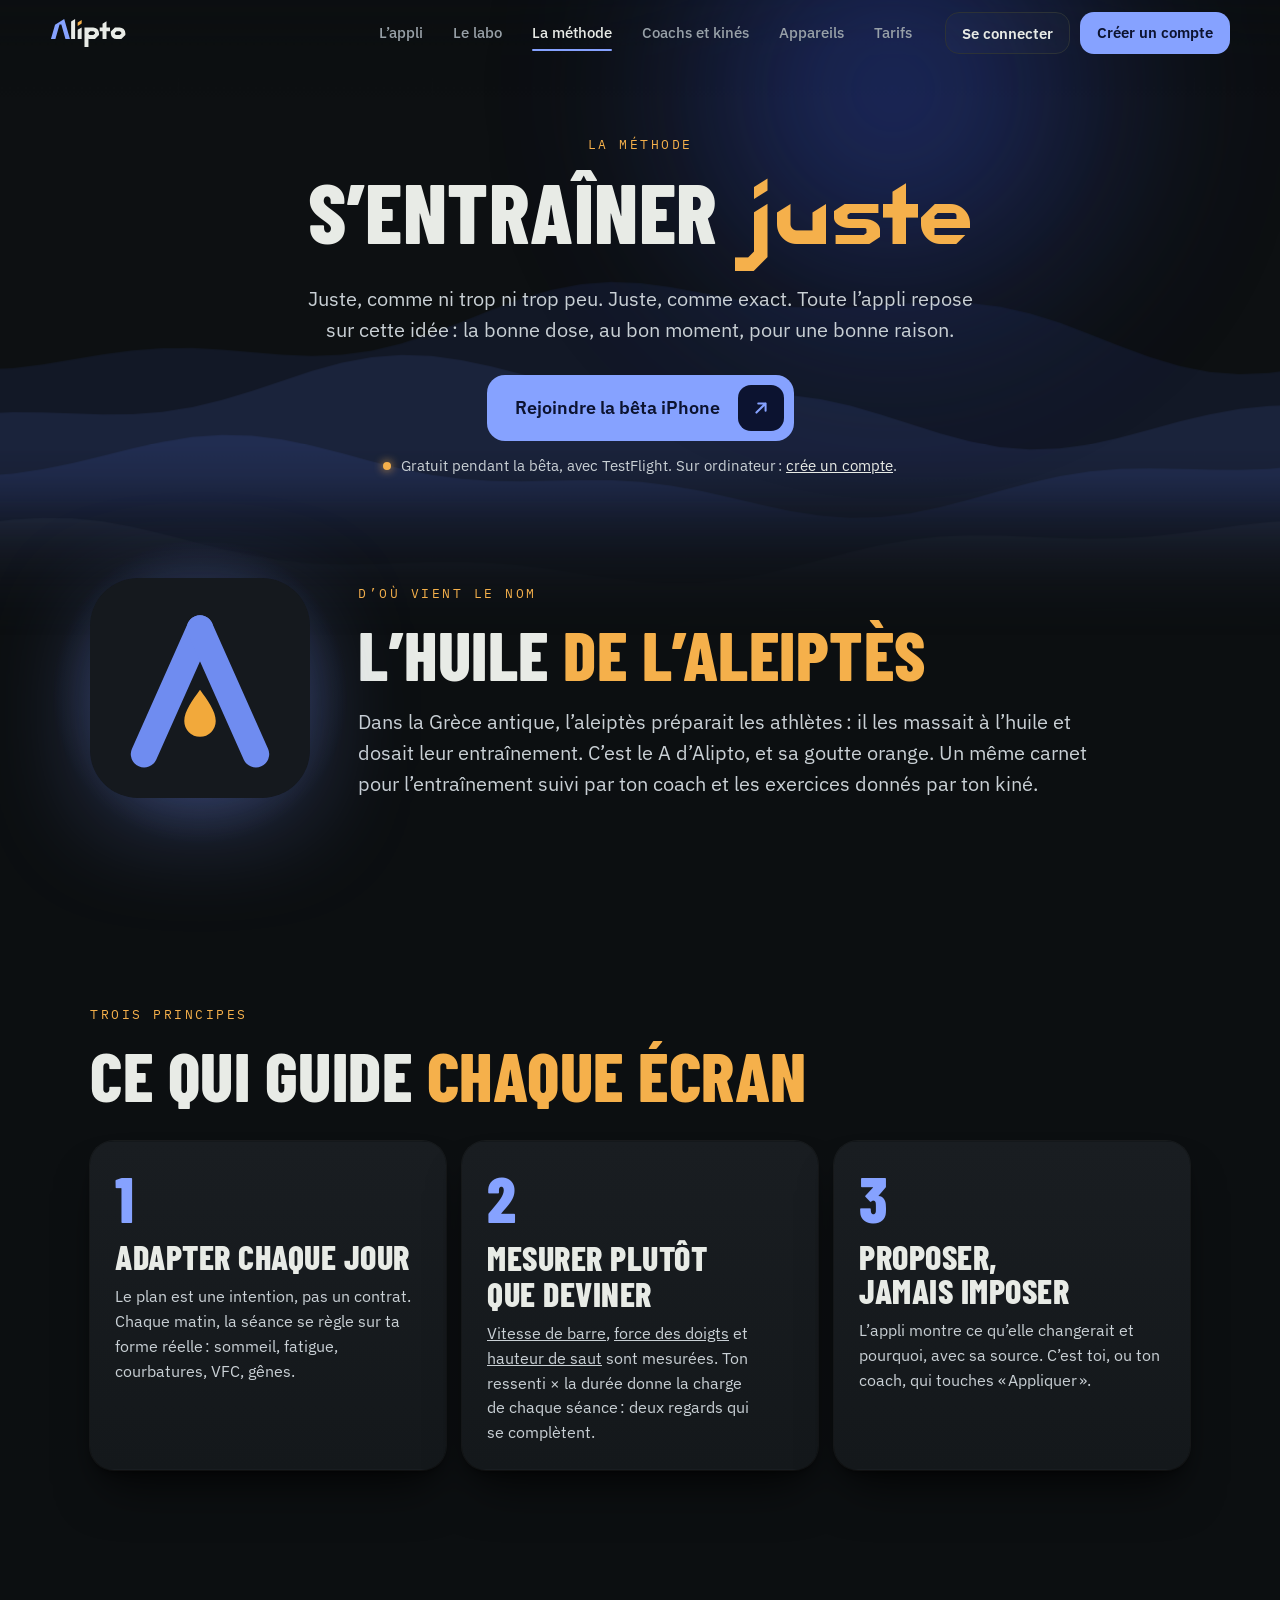
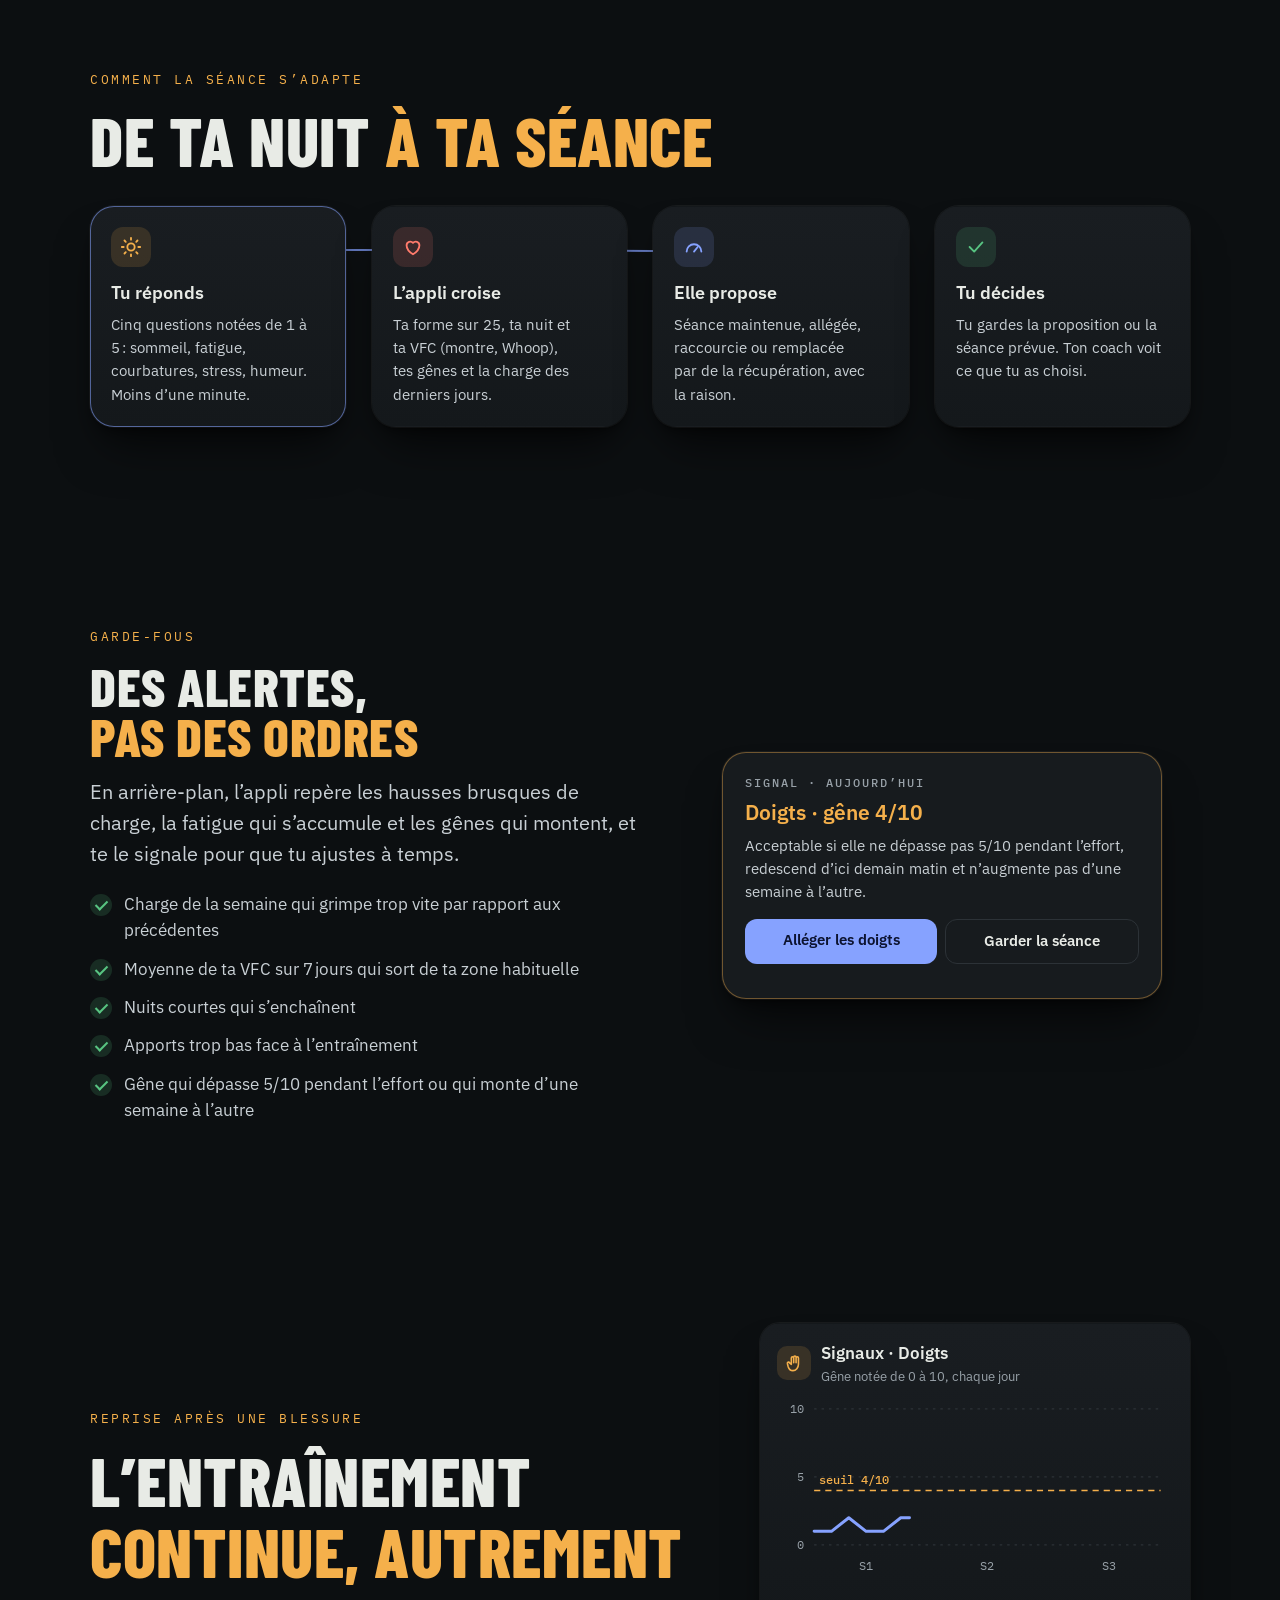
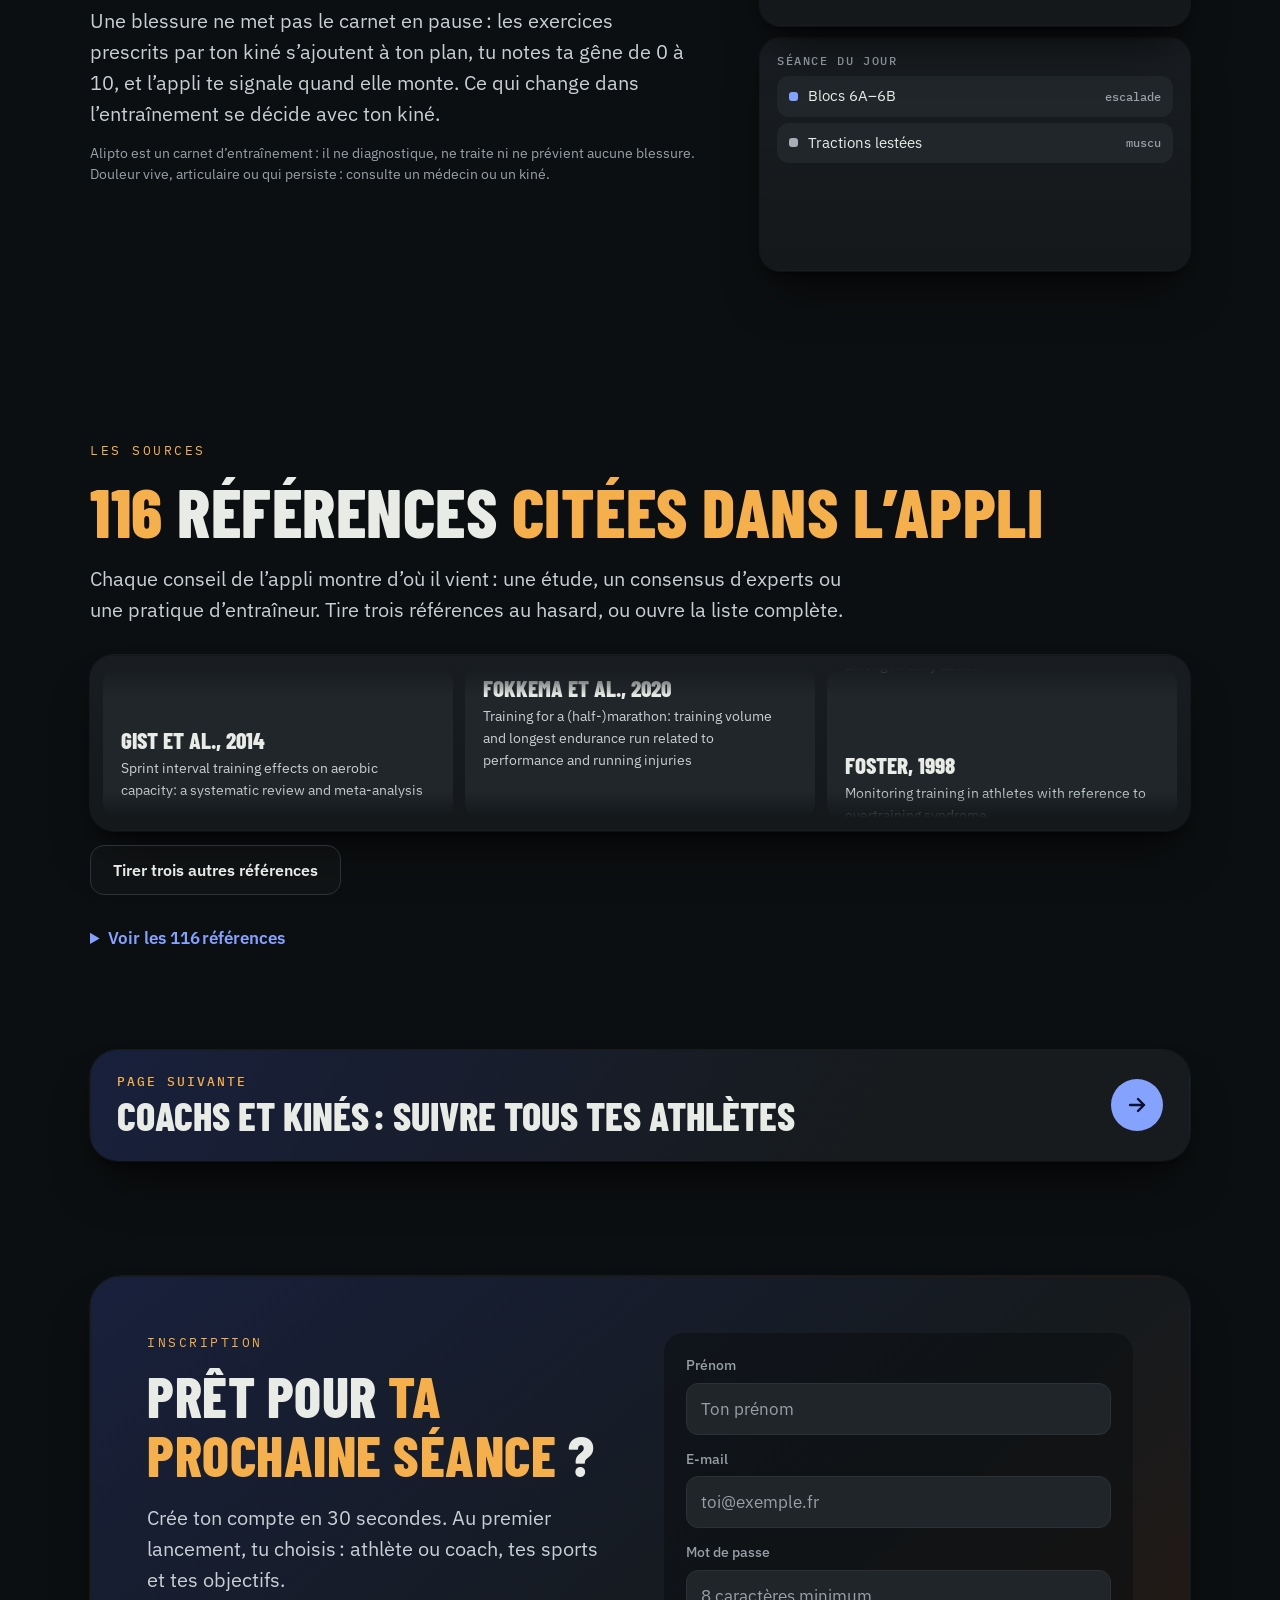
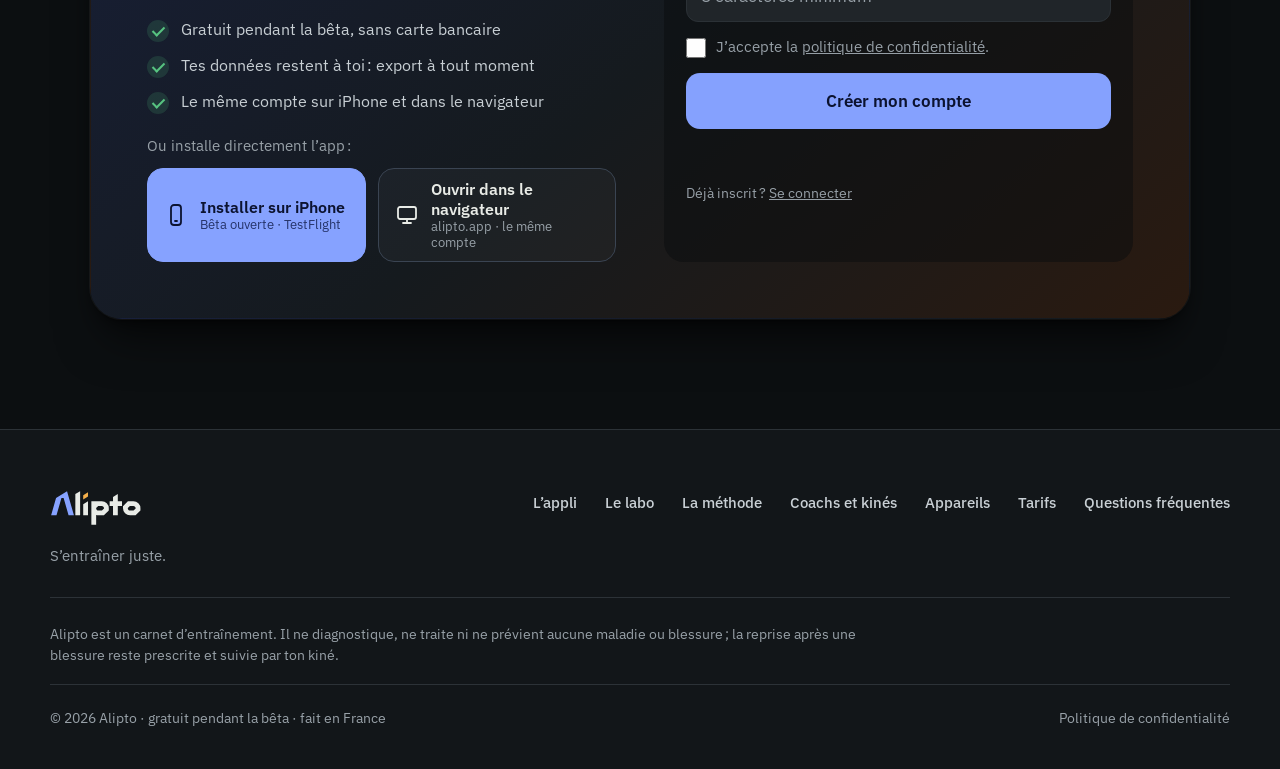
<file: methode/index.html>
<!doctype html>
<html lang="fr" class="no-js">
<head>
<meta charset="utf-8">
<meta name="viewport" content="width=device-width, initial-scale=1, viewport-fit=cover">
<title>La méthode Alipto · entraînement adapté, 116 références citées</title>
<meta name="description" content="S’entraîner juste : adapter chaque jour, mesurer ce qui se mesure, proposer sans imposer. Les principes d’Alipto et les sources de ses règles.">
<meta name="theme-color" content="#0f1214">
<meta property="og:title" content="La méthode Alipto · entraînement adapté, 116 références citées">
<meta property="og:description" content="S’entraîner juste : adapter chaque jour, mesurer ce qui se mesure, proposer sans imposer. Les principes d’Alipto et les sources de ses règles.">
<meta property="og:image" content="https://alipto.app/media/og-methode.jpg">
<meta property="og:image:width" content="1200">
<meta property="og:image:height" content="630">
<meta property="og:image:alt" content="Alipto, « S’entraîner juste » : chaque conseil montre d’où il vient">
<meta property="og:url" content="https://alipto.app/methode/">
<meta property="og:type" content="website">
<meta property="og:site_name" content="Alipto">
<meta property="og:locale" content="fr_FR">
<meta name="twitter:card" content="summary_large_image">
<meta name="twitter:title" content="La méthode Alipto · entraînement adapté, 116 références citées">
<meta name="twitter:description" content="S’entraîner juste : adapter chaque jour, mesurer ce qui se mesure, proposer sans imposer. Les principes d’Alipto et les sources de ses règles.">
<meta name="twitter:image" content="https://alipto.app/media/og-methode.jpg">
<meta name="twitter:image:alt" content="Alipto, « S’entraîner juste » : chaque conseil montre d’où il vient">
<link rel="canonical" href="https://alipto.app/methode/">
<link rel="icon" href="/favicon.svg" type="image/svg+xml">
<link rel="apple-touch-icon" href="/apple-touch-icon.png">
<link rel="preload" href="/fonts/barlow-condensed-latin-800-normal.woff2" as="font" type="font/woff2" crossorigin>
<link rel="stylesheet" href="/style.css">
<script type="application/ld+json">{"@context":"https://schema.org","@graph":[{"@type":"Organization","@id":"https://alipto.app/#organisation","name":"Alipto","url":"https://alipto.app/","logo":"https://alipto.app/apple-touch-icon.png"},{"@type":"WebSite","@id":"https://alipto.app/#site","url":"https://alipto.app/","name":"Alipto","inLanguage":"fr","publisher":{"@id":"https://alipto.app/#organisation"}},{"@type":"WebPage","@id":"https://alipto.app/methode/#page","url":"https://alipto.app/methode/","name":"La méthode Alipto · entraînement adapté, 116 références citées","description":"S’entraîner juste : adapter chaque jour, mesurer ce qui se mesure, proposer sans imposer. Les principes d’Alipto et les sources de ses règles.","inLanguage":"fr","isPartOf":{"@id":"https://alipto.app/#site"}},{"@type":"BreadcrumbList","itemListElement":[{"@type":"ListItem","position":1,"name":"Accueil","item":"https://alipto.app/"},{"@type":"ListItem","position":2,"name":"La méthode","item":"https://alipto.app/methode/"}]}]}</script>
</head>
<body class="pg-methode inner">
<a class="skip" href="#contenu">Aller au contenu</a>
<header class="top" id="top">
  <a class="brand" href="/" aria-label="Alipto, accueil"><svg class="wmk" viewBox="-0.7 10 325.6 128" aria-label="Alipto" role="img"><path fill="currentColor" d="M183.4 50Q193.8 50 201.1 57.3Q208.4 64.6 208.4 75L208.4 82.6L191 100L171.4 100Q167.1 100 163.4 98.8L163.4 134L146.4 134L146.4 50L163.4 50L163.4 50.4L163.8 50ZM295.9 50Q306.3 50 313.6 57.3Q320.9 64.6 320.9 75L320.9 82.6L303.5 100L283.9 100Q273.5 100 266.2 92.7Q258.9 85.4 258.9 75L258.9 67.4L276.3 50ZM223.4 34.6L240.4 24L240.4 50L255.4 50L255.4 67L240.4 67L240.4 100L223.4 100L223.4 67L211.4 67L211.4 50L223.4 50ZM89.4 24.6L106.4 14L106.4 100L89.4 100ZM117.4 60.6L134.4 50L134.4 100L117.4 100ZM170.8 67L163.4 74.4L163.4 75Q163.4 78.3 165.7 80.7Q168.1 83 171.4 83L184 83L191.4 75.6L191.4 75Q191.4 71.7 189.1 69.3Q186.7 67 183.4 67ZM283.3 67L275.9 74.4L275.9 75Q275.9 78.3 278.2 80.7Q280.6 83 283.9 83L296.5 83L303.9 75.6L303.9 75Q303.9 71.7 301.6 69.3Q299.2 67 295.9 67Z"/><path fill="#86a2ff" d="M65.3 100L47.7 38L40 38L22.4 100L3.3 100L20.8 38.4L59.9 14L84.4 100Z"/><path fill="#f5b04b" d="M117.4 44L134.4 33.4L134.4 18.4L117.4 29Z"/></svg></a>
  <nav class="links" id="menu" aria-label="Pages">
    <a href="/appli/">L’appli</a><a href="/labo/">Le labo</a><a href="/methode/" aria-current="page">La méthode</a><a href="/coachs/">Coachs et kinés</a><a href="/compatibilite/">Appareils</a><a href="/tarifs/">Tarifs</a>
    <a class="m-only" data-app href="/app/">Se connecter</a>
  </nav>
  <div class="top-cta">
    <a class="btn ghost" data-app href="/app/">Se connecter</a>
    <a class="btn primary sm roll" href="/inscription/"><span class="rl" data-t="Créer un compte"><span>Créer un compte</span></span></a>
    <button class="burger" type="button" aria-label="Menu" aria-expanded="false" aria-controls="menu"><i></i><i></i></button>
  </div>
</header>

<main id="contenu">
  <section class="phero ph-c">
    <div class="bgfx" aria-hidden="true"><div class="waves"></div><div class="glow g1"></div></div>
    <div class="ph-txt">
      <p class="eyebrow">La méthode</p>
      <h1 class="acc">S’entraîner <span class="tl">juste</span></h1>
      <p class="lead">Juste, comme ni trop ni trop peu. Juste, comme exact. Toute l’appli repose sur cette idée : la bonne dose, au bon moment, pour une bonne raison.</p>
      <div class="hero-cta">
        <a class="cta-xl roll" href="https://testflight.apple.com/join/wXvy2Kus" rel="noopener"><span class="rl" data-t="Rejoindre la bêta iPhone"><span>Rejoindre la bêta iPhone</span></span><span class="cx-i" aria-hidden="true"><svg viewBox="0 0 24 24"><path d="M7 17 17 7M9 7h8v8"/></svg><svg viewBox="0 0 24 24"><path d="M7 17 17 7M9 7h8v8"/></svg></span></a>
        <p class="cx-sub"><i></i><span>Gratuit pendant la bêta, avec TestFlight. Sur ordinateur : <a href="/inscription/">crée un compte</a>.</span></p>
      </div>
    </div>
  </section>

  <section class="story-name" id="nom">
    <div class="sn-mark reveal"><svg viewBox="0 0 512 512" aria-hidden="true"><rect width="512" height="512" rx="112" fill="#15191e"/><g fill="none" stroke="#6f8cf0" stroke-width="62" stroke-linecap="round"><path class="sn-l1" d="M126 410 L256 118"/><path class="sn-l2" d="M256 118 L386 410"/></g><g class="sn-drop"><path transform="translate(256 316) scale(1.22)" d="M0 -46 C 14 -26 30 -6 30 14 A 30 30 0 1 1 -30 14 C -30 -6 -14 -26 0 -46 Z" fill="#f2a93b"/></g></svg><i class="sn-halo" aria-hidden="true"></i></div>
    <div class="reveal">
      <p class="eyebrow">D’où vient le nom</p>
      <h2 class="acc">L’huile <em>de l’aleiptès</em></h2>
      <p class="lead">Dans la Grèce antique, l’aleiptès préparait les athlètes : il les massait à l’huile et dosait leur entraînement. C’est le A d’Alipto, et sa goutte orange. Un même carnet pour l’entraînement suivi par ton coach et les exercices donnés par ton kiné.</p>
    </div>
  </section>

  <section class="princ" id="principes">
    <p class="eyebrow">Trois principes</p>
    <h2 class="acc reveal">Ce qui guide <em>chaque écran</em></h2>
    <div class="pc-grid">
      <article class="pc reveal"><span class="pc-n">1</span><h3>Adapter chaque jour</h3><p>Le plan est une intention, pas un contrat. Chaque matin, la séance se règle sur ta forme réelle : sommeil, fatigue, courbatures, VFC, gênes.</p></article>
      <article class="pc reveal"><span class="pc-n">2</span><h3 class="acc">Mesurer plutôt que deviner</h3><p><a href="/labo/#vbt">Vitesse de barre</a>, <a href="/labo/#tindeq">force des doigts</a> et <a href="/labo/#saut">hauteur de saut</a> sont mesurées. Ton ressenti × la durée donne la charge de chaque séance : deux regards qui se complètent.</p></article>
      <article class="pc reveal"><span class="pc-n">3</span><h3>Proposer, jamais imposer</h3><p>L’appli montre ce qu’elle changerait et pourquoi, avec sa source. C’est toi, ou ton coach, qui touches « Appliquer ».</p></article>
    </div>
  </section>

  <section class="flow" id="adaptation">
    <p class="eyebrow">Comment la séance s’adapte</p>
    <h2 class="acc reveal">De ta nuit <em>à ta séance</em></h2>
    <div class="fl-wrap"><svg class="fl-link" aria-hidden="true"><path/></svg><ol class="fl">
      <li class="reveal"><span class="fl-i"><span class="ci" style="--c:var(--oil)"><svg viewBox="0 0 24 24" aria-hidden="true"><circle cx="12" cy="12" r="4"/><path d="M12 2v2M12 20v2M4.9 4.9l1.4 1.4M17.7 17.7l1.4 1.4M2 12h2M20 12h2M4.9 19.1l1.4-1.4M17.7 6.3l1.4-1.4"/></svg></span></span><b>Tu réponds</b><span>Cinq questions notées de 1 à 5 : sommeil, fatigue, courbatures, stress, humeur. Moins d’une minute.</span></li>
      <li class="reveal"><span class="fl-i"><span class="ci" style="--c:#ff7b6c"><svg viewBox="0 0 24 24" aria-hidden="true"><path d="M12 20s-7-4.5-7-10a4 4 0 0 1 7-2.5A4 4 0 0 1 19 10c0 5.5-7 10-7 10z"/></svg></span></span><b>L’appli croise</b><span>Ta forme sur 25, ta nuit et ta VFC (montre, Whoop), tes gênes et la charge des derniers jours.</span></li>
      <li class="reveal"><span class="fl-i"><span class="ci" style="--c:var(--accent)"><svg viewBox="0 0 24 24" aria-hidden="true"><path d="M4 17a8 8 0 1 1 16 0"/><path d="M12 17l4-5"/></svg></span></span><b>Elle propose</b><span>Séance maintenue, allégée, raccourcie ou remplacée par de la récupération, avec la raison.</span></li>
      <li class="reveal"><span class="fl-i"><span class="ci" style="--c:var(--good)"><svg viewBox="0 0 24 24" aria-hidden="true"><path d="M5 12l5 5 9-10"/></svg></span></span><b>Tu décides</b><span>Tu gardes la proposition ou la séance prévue. Ton coach voit ce que tu as choisi.</span></li>
    </ol></div>
    
  </section>

  <section class="feat" id="garde-fous">
    <div class="f-txt reveal">
      <p class="eyebrow">Garde-fous</p>
      <h2>Des alertes, <em>pas des ordres</em></h2>
      <p class="lead">En arrière-plan, l’appli repère les hausses brusques de charge, la fatigue qui s’accumule et les gênes qui montent, et te le signale pour que tu ajustes à temps.</p>
      <ul class="ticks"><li>Charge de la semaine qui grimpe trop vite par rapport aux précédentes</li><li>Moyenne de ta VFC sur 7 jours qui sort de ta zone habituelle</li><li>Nuits courtes qui s’enchaînent</li><li>Apports trop bas face à l’entraînement</li><li>Gêne qui dépasse 5/10 pendant l’effort ou qui monte d’une semaine à l’autre</li></ul>
      
    </div>
    <div class="f-viz reveal">
      <div class="alert-card" aria-hidden="true">
        <p class="k">Signal · aujourd’hui</p>
        <p class="ac-t">Doigts · gêne 4/10</p>
        <p>Acceptable si elle ne dépasse pas 5/10 pendant l’effort, redescend d’ici demain matin et n’augmente pas d’une semaine à l’autre.</p>
        <div class="ac-act"><span>Alléger les doigts</span><span class="g">Garder la séance</span></div>
      </div>
    </div>
  </section>

  <section class="science" id="reeduc">
    <div class="sci-txt">
      <p class="eyebrow">Reprise après une blessure</p>
      <h2 class="acc reveal">L’entraînement <em>continue, autrement</em></h2>
      <p class="lead reveal">Une blessure ne met pas le carnet en pause : les exercices prescrits par ton kiné s’ajoutent à ton plan, tu notes ta gêne de 0 à 10, et l’appli te signale quand elle monte. Ce qui change dans l’entraînement se décide avec ton kiné.</p>
      <p class="tiny reveal" style="margin-top:14px">Alipto est un carnet d’entraînement : il ne diagnostique, ne traite ni ne prévient aucune blessure. Douleur vive, articulaire ou qui persiste : consulte un médecin ou un kiné.</p>
    </div>
    <div class="rx" data-sim="reprise" data-k="0.850" role="img" aria-label="Exemple : une gêne aux doigts notée chaque jour pendant trois semaines monte de 1 à 4 sur 10 ; au seuil de 4, l’appli la signale, et des exercices du kiné s’ajoutent à la séance">
      <div class="rx-tile">
        <p class="rx-h"><span class="ci"><svg viewBox="0 0 24 24"><path d="M8 13V5a1.5 1.5 0 0 1 3 0v6M11 11V4a1.5 1.5 0 0 1 3 0v7M14 11V5a1.5 1.5 0 0 1 3 0v8c0 4-3 8-7 8-3 0-5-2-6-5l-1-4a1.5 1.5 0 0 1 3-.5L8 13"/></svg></span><span><b>Signaux · Doigts</b><small>Gêne notée de 0 à 10, chaque jour</small></span></p>
        <svg class="rx-svg" viewBox="0 0 320 148"><g class="rx-grid"><line x1="30" y1="122" x2="310" y2="122"/><text x="22" y="125.5" text-anchor="end">0</text><line x1="30" y1="67" x2="310" y2="67"/><text x="22" y="70.5" text-anchor="end">5</text><line x1="30" y1="12" x2="310" y2="12"/><text x="22" y="15.5" text-anchor="end">10</text><text x="72" y="142" text-anchor="middle">S1</text><text x="170" y="142" text-anchor="middle">S2</text><text x="268" y="142" text-anchor="middle">S3</text></g>
          <g class="rx-seuil"><line x1="30" y1="78" x2="310" y2="78"/><text x="34" y="73">seuil 4/10</text></g>
          <path class="rx-line" d="M30.0 111.0L44.0 111.0L58.0 100.0L72.0 111.0L86.0 111.0L100.0 100.0L114.0 100.0L128.0 111.0L142.0 100.0L156.0 100.0L170.0 100.0L184.0 89.0L198.0 100.0L212.0 89.0L226.0 89.0L240.0 89.0L254.0 89.0L268.0 78.0L282.0 78.0L296.0 78.0L310.0 78.0"/><circle class="rx-dot" cx="268.0" cy="78" r="5.5"/></svg>
        <p class="rx-pill">Doigts · gêne 4/10</p>
      </div>
      <div class="rx-ses"><p class="k">Séance du jour</p><ul>
        <li style="--c:#86a2ff"><i></i>Blocs 6A–6B<em>escalade</em></li>
        <li style="--c:#a6aeb7"><i></i>Tractions lestées<em>muscu</em></li>
        <li class="kine" style="--c:#4fcaa5"><i></i>Extensions des doigts à l’élastique<em>kiné</em></li>
        <li class="kine" style="--c:#4fcaa5"><i></i>Suspensions légères, pieds au sol<em>kiné</em></li>
      </ul></div>
    </div>
  </section>

  <section class="sources" id="sources">
    <p class="eyebrow">Les sources</p>
    <h2 class="acc reveal"><span class="cnt">116</span> références <em>citées dans l’appli</em></h2>
    <p class="lead reveal">Chaque conseil de l’appli montre d’où il vient : une étude, un consensus d’experts ou une pratique d’entraîneur. Tire trois références au hasard, ou ouvre la liste complète.</p>
    <div class="slot" data-sim="slot" aria-label="Trois références tirées au hasard parmi les 116">
      <div class="sl-win"><div class="sl-reel"><ul class="sl-strip" data-reel="0"></ul></div><div class="sl-reel"><ul class="sl-strip" data-reel="1"></ul></div><div class="sl-reel"><ul class="sl-strip" data-reel="2"></ul></div></div>
      <button class="btn ghost sl-go" type="button">Tirer trois autres références</button>
    </div>
    <details class="src-all"><summary>Voir les 116 références</summary><ol class="src-list"><li data-t="Escalade training : 100 exercices spécifiques d’entraînement"><b>Arc et Di Domenico</b> · Escalade training : 100 exercices spécifiques d’entraînement</li><li data-t="Relative muscular endurance performance as a predictor of bench press strength in college men and women"><b>Mayhew et al., 1992</b> · Relative muscular endurance performance as a predictor of bench press strength in college men and women</li><li data-t="Monitoring the athlete training response: subjective self-reported measures trump commonly used objective measures: a systematic review"><b>Saw et al., 2016</b> · Monitoring the athlete training response: subjective self-reported measures trump commonly used objective measures: a systematic review</li><li data-t="Neuromuscular, endocrine, and perceptual fatigue responses during different length between-match microcycles in professional rugby league players"><b>McLean et al., 2010</b> · Neuromuscular, endocrine, and perceptual fatigue responses during different length between-match microcycles in professional rugby league players</li><li data-t="Monitoring overtraining in athletes: recommendations"><b>Hooper &amp; Mackinnon, 1995</b> · Monitoring overtraining in athletes: recommendations</li><li data-t="Sleep and the athlete: narrative review and 2021 expert consensus recommendations"><b>Walsh et al., 2021</b> · Sleep and the athlete: narrative review and 2021 expert consensus recommendations</li><li data-t="National Sleep Foundation’s sleep time duration recommendations: methodology and results summary"><b>Hirshkowitz et al., 2015</b> · National Sleep Foundation’s sleep time duration recommendations: methodology and results summary</li><li data-t="Chronic lack of sleep is associated with increased sports injuries in adolescent athletes"><b>Milewski et al., 2014</b> · Chronic lack of sleep is associated with increased sports injuries in adolescent athletes</li><li data-t="Training adaptation and heart rate variability in elite endurance athletes: opening the door to effective monitoring"><b>Plews et al., 2013</b> · Training adaptation and heart rate variability in elite endurance athletes: opening the door to effective monitoring</li><li data-t="Monitoring training with heart-rate variability: how much compliance is needed for valid assessment?"><b>Plews et al., 2014</b> · Monitoring training with heart-rate variability: how much compliance is needed for valid assessment?</li><li data-t="Best practice guidelines for the measurement, analysis and interpretation of resting heart rate and heart rate variability in athletes"><b>AIS, 2023</b> · Best practice guidelines for the measurement, analysis and interpretation of resting heart rate and heart rate variability in athletes</li><li data-t="Monitoring training status with HR measures: do all roads lead to Rome?"><b>Buchheit, 2014</b> · Monitoring training status with HR measures: do all roads lead to Rome?</li><li data-t="Monitoring training in athletes with reference to overtraining syndrome"><b>Foster, 1998</b> · Monitoring training in athletes with reference to overtraining syndrome</li><li data-t="A new approach to monitoring exercise training"><b>Foster et al., 2001</b> · A new approach to monitoring exercise training</li><li data-t="The training—injury prevention paradox: should athletes be training smarter and harder?"><b>Gabbett, 2016</b> · The training—injury prevention paradox: should athletes be training smarter and harder?</li><li data-t="Acute:chronic workload ratio: conceptual issues and fundamental pitfalls"><b>Impellizzeri et al., 2020</b> · Acute:chronic workload ratio: conceptual issues and fundamental pitfalls</li><li data-t="Continued sports activity, using a pain-monitoring model, during rehabilitation in patients with Achilles tendinopathy"><b>Silbernagel et al., 2007</b> · Continued sports activity, using a pain-monitoring model, during rehabilitation in patients with Achilles tendinopathy</li><li data-t="Injury trends in rock climbers: evaluation of a case series of 911 injuries between 2009 and 2012"><b>Schöffl et al., 2015</b> · Injury trends in rock climbers: evaluation of a case series of 911 injuries between 2009 and 2012</li><li data-t="The effects of menstrual cycle phase on exercise performance in eumenorrheic women: a systematic review and meta-analysis"><b>McNulty et al., 2020</b> · The effects of menstrual cycle phase on exercise performance in eumenorrheic women: a systematic review and meta-analysis</li><li data-t="2023 International Olympic Committee’s (IOC) consensus statement on Relative Energy Deficiency in Sport (REDs)"><b>Mountjoy et al., 2023</b> · 2023 International Olympic Committee’s (IOC) consensus statement on Relative Energy Deficiency in Sport (REDs)</li><li data-t="International Society of Sports Nutrition position stand: nutrient timing"><b>Kerksick et al., 2017</b> · International Society of Sports Nutrition position stand: nutrient timing</li><li data-t="Hand–arm strength and endurance as predictors of climbing performance"><b>Baláš et al., 2012</b> · Hand–arm strength and endurance as predictors of climbing performance</li><li data-t="Reliability and validity of finger strength and endurance measurements in rock climbing"><b>Michailov et al., 2018</b> · Reliability and validity of finger strength and endurance measurements in rock climbing</li><li data-t="The determination of finger-flexor critical force in rock climbers"><b>Giles et al., 2019</b> · The determination of finger-flexor critical force in rock climbers</li><li data-t="Four weeks of finger grip training increases the rate of force development and the maximal force in elite and top world-ranking climbers"><b>Levernier et Laffaye, 2019</b> · Four weeks of finger grip training increases the rate of force development and the maximal force in elite and top world-ranking climbers</li><li data-t="Rate of force development: physiological and methodological considerations"><b>Maffiuletti et al., 2016</b> · Rate of force development: physiological and methodological considerations</li><li data-t="Upper-limb power test in rock-climbing"><b>Laffaye et al., 2014</b> · Upper-limb power test in rock-climbing</li><li data-t="The countermovement jump to monitor neuromuscular status: a meta-analysis"><b>Claudino et al., 2017</b> · The countermovement jump to monitor neuromuscular status: a meta-analysis</li><li data-t="Intra-rater and inter-rater reliability of a weight-bearing lunge measure of ankle dorsiflexion"><b>Bennell et al., 1998</b> · Intra-rater and inter-rater reliability of a weight-bearing lunge measure of ankle dorsiflexion</li><li data-t="Preseason shoulder strength measurements in professional baseball pitchers: identifying players at risk for injury"><b>Byram et al., 2010</b> · Preseason shoulder strength measurements in professional baseball pitchers: identifying players at risk for injury</li><li data-t="American College of Sports Medicine position stand"><b>ACSM, 2009</b> · American College of Sports Medicine position stand</li><li data-t="Essentials of Strength Training and Conditioning"><b>NSCA, 2016</b> · Essentials of Strength Training and Conditioning</li><li data-t="Longer interset rest periods enhance muscle strength and hypertrophy in resistance-trained men"><b>Schoenfeld et al., 2016</b> · Longer interset rest periods enhance muscle strength and hypertrophy in resistance-trained men</li><li data-t="Dose-response relationship between weekly resistance training volume and increases in muscle mass: a systematic review and meta-analysis"><b>Schoenfeld et al., 2017</b> · Dose-response relationship between weekly resistance training volume and increases in muscle mass: a systematic review and meta-analysis</li><li data-t="Application of the repetitions in reserve-based rating of perceived exertion scale for resistance training"><b>Helms et al., 2016</b> · Application of the repetitions in reserve-based rating of perceived exertion scale for resistance training</li><li data-t="Comparison of periodized and non-periodized resistance training on maximal strength: a meta-analysis"><b>Williams et al., 2017</b> · Comparison of periodized and non-periodized resistance training on maximal strength: a meta-analysis</li><li data-t="Polarized training has greater impact on key endurance variables than threshold, high intensity, or high volume training"><b>Stöggl &amp; Sperlich, 2014</b> · Polarized training has greater impact on key endurance variables than threshold, high intensity, or high volume training</li><li data-t="Maintaining physical performance: the minimal dose of exercise needed to preserve endurance and strength over time"><b>Spiering et al., 2021</b> · Maintaining physical performance: the minimal dose of exercise needed to preserve endurance and strength over time</li><li data-t="Isometric training and long-term adaptations: effects of muscle length, intensity, and intent: a systematic review"><b>Oranchuk et al., 2019</b> · Isometric training and long-term adaptations: effects of muscle length, intensity, and intent: a systematic review</li><li data-t="New horizons for the methodology and physiology of training periodization"><b>Issurin, 2010</b> · New horizons for the methodology and physiology of training periodization</li><li data-t="Effects of tapering on performance: a meta-analysis"><b>Bosquet et al., 2007</b> · Effects of tapering on performance: a meta-analysis</li><li data-t="Integrating deloading into strength and physique sports training programmes: an international Delphi consensus approach"><b>Bell et al., 2023</b> · Integrating deloading into strength and physique sports training programmes: an international Delphi consensus approach</li><li data-t="The effects of two maximum grip strength training methods using the same effort duration and different edge depth on grip endurance in elite climbers"><b>López-Rivera &amp; González-Badillo, 2012</b> · The effects of two maximum grip strength training methods using the same effort duration and different edge depth on grip endurance in elite climbers</li><li data-t="Theoretical and practical aspects of different cluster set structures: a systematic review"><b>Tufano et al., 2017</b> · Theoretical and practical aspects of different cluster set structures: a systematic review</li><li data-t="Agonist-antagonist paired set resistance training: a brief review"><b>Robbins et al., 2010</b> · Agonist-antagonist paired set resistance training: a brief review</li><li data-t="Factors modulating post-activation potentiation of jump, sprint, throw, and upper-body ballistic performances: a systematic review with meta-analysis"><b>Seitz &amp; Haff, 2016</b> · Factors modulating post-activation potentiation of jump, sprint, throw, and upper-body ballistic performances: a systematic review with meta-analysis</li><li data-t="Interval training for performance: a scientific and empirical practice"><b>Billat, 2001</b> · Interval training for performance: a scientific and empirical practice</li><li data-t="Age-predicted maximal heart rate revisited"><b>Tanaka et al., 2001</b> · Age-predicted maximal heart rate revisited</li><li data-t="Critical power: an important fatigue threshold in exercise physiology"><b>Poole et al., 2016</b> · Critical power: an important fatigue threshold in exercise physiology</li><li data-t="The “critical power” concept: applications to sports performance with a focus on intermittent high-intensity exercise"><b>Jones &amp; Vanhatalo, 2017</b> · The “critical power” concept: applications to sports performance with a focus on intermittent high-intensity exercise</li><li data-t="Training and racing with a power meter"><b>Allen &amp; Coggan, 2010</b> · Training and racing with a power meter</li><li data-t="Assessment of the flexibility of elite athletes using the modified Thomas test"><b>Harvey, 1998</b> · Assessment of the flexibility of elite athletes using the modified Thomas test</li><li data-t="Flexibility assessment and the role of flexibility as a determinant of performance in rock climbing"><b>Draper et al., 2009</b> · Flexibility assessment and the role of flexibility as a determinant of performance in rock climbing</li><li data-t="ACSM’s guidelines for exercise testing and prescription"><b>ACSM, 2021</b> · ACSM’s guidelines for exercise testing and prescription</li><li data-t="Julien Remilieux, entraîneur d’escalade : échauffement des doigts 7 × 7/3 (pratique d’entraînement, document d’origine à retrouver)."><b>Julien Remilieux</b> · Julien Remilieux, entraîneur d’escalade : échauffement des doigts 7 × 7/3 (pratique d’entraînement, document d’origine à retrouver).</li><li data-t="Warm-up revisited: the ramp method of optimizing warm-ups"><b>Jeffreys, 2007</b> · Warm-up revisited: the ramp method of optimizing warm-ups</li><li data-t="Warm-up strategies for sport and exercise: mechanisms and applications"><b>McGowan et al., 2015</b> · Warm-up strategies for sport and exercise: mechanisms and applications</li><li data-t="High-intensity interval training, solutions to the programming puzzle"><b>Buchheit &amp; Laursen, 2013</b> · High-intensity interval training, solutions to the programming puzzle</li><li data-t="Aerobic high-intensity intervals improve VO2max more than moderate training"><b>Helgerud et al., 2007</b> · Aerobic high-intensity intervals improve VO2max more than moderate training</li><li data-t="Including the Nordic hamstring exercise in injury prevention programmes halves the rate of hamstring injuries: a systematic review and meta-analysis of 8459 athletes"><b>van Dyk et al., 2019</b> · Including the Nordic hamstring exercise in injury prevention programmes halves the rate of hamstring injuries: a systematic review and meta-analysis of 8459 athletes</li><li data-t="American College of Sports Medicine Joint Position Statement"><b>Thomas, Erdman &amp; Burke, 2016</b> · American College of Sports Medicine Joint Position Statement</li><li data-t="A systematic review, meta-analysis and meta-regression of the effect of protein supplementation on resistance training-induced gains in muscle mass and strength in healthy adults"><b>Morton et al., 2018</b> · A systematic review, meta-analysis and meta-regression of the effect of protein supplementation on resistance training-induced gains in muscle mass and strength in healthy adults</li><li data-t="Avis relatif à l’actualisation des références nutritionnelles en vitamines et minéraux pour la population générale"><b>ANSES, 2021</b> · Avis relatif à l’actualisation des références nutritionnelles en vitamines et minéraux pour la population générale</li><li data-t="2025"><b>Ciqual, 2025</b> · 2025</li><li data-t="Comparison of predictive equations for resting metabolic rate in healthy nonobese and obese adults: a systematic review"><b>Frankenfield et al., 2005</b> · Comparison of predictive equations for resting metabolic rate in healthy nonobese and obese adults: a systematic review</li><li data-t="2024 Adult Compendium of Physical Activities: a third update of the energy costs of human activities"><b>Herrmann et al., 2024</b> · 2024 Adult Compendium of Physical Activities: a third update of the energy costs of human activities</li><li data-t="IOC consensus statement: dietary supplements and the high-performance athlete"><b>CIO, 2018</b> · IOC consensus statement: dietary supplements and the high-performance athlete</li><li data-t="Designing exercise regimens to increase bone strength"><b>Turner &amp; Robling, 2003</b> · Designing exercise regimens to increase bone strength</li><li data-t="Human tendon adaptation in response to mechanical loading: a systematic review and meta-analysis of exercise intervention studies on healthy adults"><b>Bohm et al., 2015</b> · Human tendon adaptation in response to mechanical loading: a systematic review and meta-analysis of exercise intervention studies on healthy adults</li><li data-t="Blood flow restriction exercise: considerations of methodology, application, and safety"><b>Patterson et al., 2019</b> · Blood flow restriction exercise: considerations of methodology, application, and safety</li><li data-t="Magnitude of muscle strength and mass adaptations between high-load resistance training versus low-load resistance training associated with blood-flow restriction: a systematic review and meta-analysis"><b>Lixandrão et al., 2018</b> · Magnitude of muscle strength and mass adaptations between high-load resistance training versus low-load resistance training associated with blood-flow restriction: a systematic review and meta-analysis</li><li data-t="Blood flow restriction training in clinical musculoskeletal rehabilitation: a systematic review and meta-analysis"><b>Hughes et al., 2017</b> · Blood flow restriction training in clinical musculoskeletal rehabilitation: a systematic review and meta-analysis</li><li data-t="Determination and validity of critical velocity as an index of swimming performance in the competitive swimmer"><b>Wakayoshi et al., 1992</b> · Determination and validity of critical velocity as an index of swimming performance in the competitive swimmer</li><li data-t="Effects of different hangboard training intensities on finger flexor endurance, strength, and rate of force development in rock climbers"><b>Devise et al., 2022</b> · Effects of different hangboard training intensities on finger flexor endurance, strength, and rate of force development in rock climbers</li><li data-t="Short intervals induce superior training adaptations compared with long intervals in cyclists – an effort-matched approach"><b>Rønnestad et al., 2015</b> · Short intervals induce superior training adaptations compared with long intervals in cyclists – an effort-matched approach</li><li data-t="Sprint interval training effects on aerobic capacity: a systematic review and meta-analysis"><b>Gist et al., 2014</b> · Sprint interval training effects on aerobic capacity: a systematic review and meta-analysis</li><li data-t="Physiological determinants of HYROX performance"><b>Brandt et al., 2025</b> · Physiological determinants of HYROX performance</li><li data-t="Compatibility of concurrent aerobic and strength training for skeletal muscle size and function: an updated systematic review and meta-analysis"><b>Schumann et al., 2021</b> · Compatibility of concurrent aerobic and strength training for skeletal muscle size and function: an updated systematic review and meta-analysis</li><li data-t="Drop sets versus traditional sets for muscle hypertrophy: a systematic review and meta-analysis"><b>Sødal et al., 2023</b> · Drop sets versus traditional sets for muscle hypertrophy: a systematic review and meta-analysis</li><li data-t="Training at reduced volume and increased intensity in elite swimmers"><b>Johansen et al., 2010</b> · Training at reduced volume and increased intensity in elite swimmers</li><li data-t="Ultra-short race-pace training (USRPT) in swimmers"><b>Williamson et al., 2020</b> · Ultra-short race-pace training (USRPT) in swimmers</li><li data-t="Practical blood flow restriction training increases acute determinants of hypertrophy without increasing indices of muscle damage"><b>Wilson et al., 2013</b> · Practical blood flow restriction training increases acute determinants of hypertrophy without increasing indices of muscle damage</li><li data-t="A simple method for measurement of mechanical power in jumping"><b>Bosco et al., 1983</b> · A simple method for measurement of mechanical power in jumping</li><li data-t="The validity and reliability of an iPhone app for measuring vertical jump performance"><b>Balsalobre-Fernández et al., 2015</b> · The validity and reliability of an iPhone app for measuring vertical jump performance</li><li data-t="Validity and reliability of a novel iPhone app for the measurement of barbell velocity and 1RM on the bench-press exercise"><b>Balsalobre-Fernández et al., 2018</b> · Validity and reliability of a novel iPhone app for the measurement of barbell velocity and 1RM on the bench-press exercise</li><li data-t="A simple method for measuring force, velocity and power output during squat jump"><b>Samozino et al., 2008</b> · A simple method for measuring force, velocity and power output during squat jump</li><li data-t="Optimal force-velocity profile in ballistic movements—altius: citius or fortius?"><b>Samozino et al., 2012</b> · Optimal force-velocity profile in ballistic movements—altius: citius or fortius?</li><li data-t="Effectiveness of an individualized training based on force-velocity profiling during jumping"><b>Jiménez-Reyes et al., 2017</b> · Effectiveness of an individualized training based on force-velocity profiling during jumping</li><li data-t="Movement velocity as a measure of loading intensity in resistance training"><b>González-Badillo &amp; Sánchez-Medina, 2010</b> · Movement velocity as a measure of loading intensity in resistance training</li><li data-t="Velocity loss as an indicator of neuromuscular fatigue during resistance training"><b>Sánchez-Medina &amp; González-Badillo, 2011</b> · Velocity loss as an indicator of neuromuscular fatigue during resistance training</li><li data-t="Estimation of relative load from bar velocity in the full back squat exercise"><b>Sánchez-Medina et al., 2017</b> · Estimation of relative load from bar velocity in the full back squat exercise</li><li data-t="Validity and reliability of the load-velocity relationship to predict the one-repetition maximum in deadlift"><b>Ruf et al., 2018</b> · Validity and reliability of the load-velocity relationship to predict the one-repetition maximum in deadlift</li><li data-t="Movement velocity as indicator of relative intensity and level of effort attained during the set in pull-up exercise"><b>Sánchez-Moreno et al., 2017</b> · Movement velocity as indicator of relative intensity and level of effort attained during the set in pull-up exercise</li><li data-t="Effects of velocity loss during resistance training on athletic performance, strength gains and muscle adaptations"><b>Pareja-Blanco et al., 2017</b> · Effects of velocity loss during resistance training on athletic performance, strength gains and muscle adaptations</li><li data-t="Daniels’ Running Formula"><b>Daniels, 2014</b> · Daniels’ Running Formula</li><li data-t="The training characteristics of world-class distance runners: an integration of scientific literature and results-proven practice"><b>Haugen et al., 2022</b> · The training characteristics of world-class distance runners: an integration of scientific literature and results-proven practice</li><li data-t="A step towards personalized sports nutrition: carbohydrate intake during exercise"><b>Jeukendrup, 2014</b> · A step towards personalized sports nutrition: carbohydrate intake during exercise</li><li data-t="Training the gut for athletes"><b>Jeukendrup, 2017</b> · Training the gut for athletes</li><li data-t="Two-point method: a quick and fatigue-free procedure for assessment of muscle mechanical capacities and the 1 repetition maximum"><b>García-Ramos &amp; Jaric, 2018</b> · Two-point method: a quick and fatigue-free procedure for assessment of muscle mechanical capacities and the 1 repetition maximum</li><li data-t="Updated reference standards for cardiorespiratory fitness measured with cardiopulmonary exercise testing: data from the Fitness Registry and the Importance of Exercise National Database (FRIEND)"><b>Kaminsky et al., 2022 (FRIEND)</b> · Updated reference standards for cardiorespiratory fitness measured with cardiopulmonary exercise testing: data from the Fitness Registry and the Importance of Exercise National Database (FRIEND)</li><li data-t="The Canadian Physical Activity, Fitness &amp; Lifestyle Approach: CSEP-Health &amp; Fitness Program’s Health-Related Appraisal and Counselling Strategy"><b>CSEP, 2003</b> · The Canadian Physical Activity, Fitness &amp; Lifestyle Approach: CSEP-Health &amp; Fitness Program’s Health-Related Appraisal and Counselling Strategy</li><li data-t="Gross energy cost of horizontal treadmill and track running"><b>Léger &amp; Mercier, 1984</b> · Gross energy cost of horizontal treadmill and track running</li><li data-t="Normative values of isometric shoulder strength among healthy adults"><b>Bradley et al., 2023</b> · Normative values of isometric shoulder strength among healthy adults</li><li data-t="Normative-referenced percentile values for physical fitness among Canadians"><b>Hoffmann et al., 2019</b> · Normative-referenced percentile values for physical fitness among Canadians</li><li data-t="2014;8(2):14"><b>Chase, Brigham et al., 2014</b> · 2014;8(2):14</li><li data-t="Finger strength by grade (blog, 13 juillet 2026)"><b>Lattice Training, 2026</b> · Finger strength by grade (blog, 13 juillet 2026)</li><li data-t="Pull-ups: diminishing returns (blog Lattice Training, 13 août 2026)"><b>Torr (Lattice), 2026</b> · Pull-ups: diminishing returns (blog Lattice Training, 13 août 2026)</li><li data-t="Lattice Rung : Test Instructions, Finger Strength Self-Assessment (fiche, 2018)"><b>Lattice Training, 2018</b> · Lattice Rung : Test Instructions, Finger Strength Self-Assessment (fiche, 2018)</li><li data-t="A means of assessing maximal oxygen intake"><b>Cooper, 1968</b> · A means of assessing maximal oxygen intake</li><li data-t="Training for a (half-)marathon: training volume and longest endurance run related to performance and running injuries"><b>Fokkema et al., 2020</b> · Training for a (half-)marathon: training volume and longest endurance run related to performance and running injuries</li><li data-t="How much running is too much?"><b>Frandsen et al., 2025</b> · How much running is too much?</li><li data-t="Article sur la plus longue sortie de l’entraînement à l’ultra-trail, trainright.com (CTS), publié le 2026-03-27, https://trainright.com/longest-run-ultramarathon-training/."><b>Koop (CTS), 2026</b> · Article sur la plus longue sortie de l’entraînement à l’ultra-trail, trainright.com (CTS), publié le 2026-03-27, https://trainright.com/longest-run-ultramarathon-training/.</li><li data-t="Données sous licence Open Database License (ODbL) 1.0, https://opendatacommons.org/licenses/odbl/1-0/ ; extraction du 2026-11-02 (gels, barres, boissons et sels de l’effort)."><b>Open Food Facts</b> · Données sous licence Open Database License (ODbL) 1.0, https://opendatacommons.org/licenses/odbl/1-0/ ; extraction du 2026-11-02 (gels, barres, boissons et sels de l’effort).</li><li data-t="International Society of Sports Nutrition Position Stand: nutritional considerations for single-stage ultra-marathon training and racing"><b>Tiller et al., 2019</b> · International Society of Sports Nutrition Position Stand: nutritional considerations for single-stage ultra-marathon training and racing</li><li data-t="American College of Sports Medicine position stand"><b>Sawka et al., 2007 (ACSM)</b> · American College of Sports Medicine position stand</li><li data-t="International Society of Sports Nutrition position stand: caffeine and exercise performance"><b>Guest et al., 2021 (ISSN)</b> · International Society of Sports Nutrition position stand: caffeine and exercise performance</li></ol></details>
  </section>

  <a class="nextp" href="/coachs/"><span><small>Page suivante</small><b>Coachs et kinés : suivre tous tes athlètes</b></span><span class="np-i" style="--c:var(--accent)"><svg viewBox="0 0 24 24" aria-hidden="true"><path d="M5 12h14M13 6l6 6-6 6"/></svg></span></a>

  <section class="signup" id="inscription">
    <div class="s-card">
      <div class="s-txt">
        <p class="eyebrow">Inscription</p>
        <h2 class="acc">Prêt pour <em>ta prochaine séance</em> ?</h2>
        <p class="lead">Crée ton compte en 30 secondes. Au premier lancement, tu choisis : athlète ou coach, tes sports et tes objectifs.</p>
        <ul class="ticks small">
          <li>Gratuit pendant la bêta, sans carte bancaire</li>
          <li>Tes données restent à toi : export à tout moment</li>
          <li>Le même compte sur iPhone et dans le navigateur</li>
        </ul>
        <p class="or">Ou installe directement l’app :</p>
        <div class="ctas">
        <a class="cta-b primary" href="https://testflight.apple.com/join/wXvy2Kus" rel="noopener"><svg viewBox="0 0 24 24" aria-hidden="true"><rect x="7" y="2" width="10" height="20" rx="3"/><path d="M11 18h2"/></svg><span><b>Installer sur iPhone</b><small>Bêta ouverte · TestFlight</small></span></a>
        <a class="cta-b" data-app href="/app/"><svg viewBox="0 0 24 24" aria-hidden="true"><rect x="3" y="4" width="18" height="12" rx="2"/><path d="M8 20h8M12 16v4"/></svg><span><b>Ouvrir dans le navigateur</b><small>alipto.app · le même compte</small></span></a>
      </div>
      </div>
      <form class="form" id="signup" novalidate>
        <label>Prénom<input name="name" autocomplete="given-name" required maxlength="60" placeholder="Ton prénom"></label>
        <label>E-mail<input name="email" type="email" autocomplete="email" required placeholder="toi@exemple.fr"></label>
        <label>Mot de passe<input name="password" type="password" autocomplete="new-password" required minlength="8" placeholder="8 caractères minimum"></label>
        <label class="chk"><input type="checkbox" name="ok" required> <span>J’accepte la <a href="/confidentialite.html">politique de confidentialité</a>.</span></label>
        <button class="btn primary big" type="submit">Créer mon compte</button>
        <p class="msg" role="status" aria-live="polite"></p>
        <p class="tiny">Déjà inscrit ? <a data-app href="/app/">Se connecter</a></p>
      </form>
    </div>
  </section>
</main>

<footer class="foot">
  <div class="ft">
    <div class="ft-top">
      <div class="ft-id"><a class="ft-brand" href="/" aria-label="Alipto, accueil"><svg class="wmk" viewBox="-0.7 10 325.6 128" aria-label="Alipto" role="img"><path fill="currentColor" d="M183.4 50Q193.8 50 201.1 57.3Q208.4 64.6 208.4 75L208.4 82.6L191 100L171.4 100Q167.1 100 163.4 98.8L163.4 134L146.4 134L146.4 50L163.4 50L163.4 50.4L163.8 50ZM295.9 50Q306.3 50 313.6 57.3Q320.9 64.6 320.9 75L320.9 82.6L303.5 100L283.9 100Q273.5 100 266.2 92.7Q258.9 85.4 258.9 75L258.9 67.4L276.3 50ZM223.4 34.6L240.4 24L240.4 50L255.4 50L255.4 67L240.4 67L240.4 100L223.4 100L223.4 67L211.4 67L211.4 50L223.4 50ZM89.4 24.6L106.4 14L106.4 100L89.4 100ZM117.4 60.6L134.4 50L134.4 100L117.4 100ZM170.8 67L163.4 74.4L163.4 75Q163.4 78.3 165.7 80.7Q168.1 83 171.4 83L184 83L191.4 75.6L191.4 75Q191.4 71.7 189.1 69.3Q186.7 67 183.4 67ZM283.3 67L275.9 74.4L275.9 75Q275.9 78.3 278.2 80.7Q280.6 83 283.9 83L296.5 83L303.9 75.6L303.9 75Q303.9 71.7 301.6 69.3Q299.2 67 295.9 67Z"/><path fill="#86a2ff" d="M65.3 100L47.7 38L40 38L22.4 100L3.3 100L20.8 38.4L59.9 14L84.4 100Z"/><path fill="#f5b04b" d="M117.4 44L134.4 33.4L134.4 18.4L117.4 29Z"/></svg></a><p>S’entraîner juste.</p></div>
      <nav class="ft-nav" aria-label="Pied de page"><a href="/appli/">L’appli</a><a href="/labo/">Le labo</a><a href="/methode/">La méthode</a><a href="/coachs/">Coachs et kinés</a><a href="/compatibilite/">Appareils</a><a href="/tarifs/">Tarifs</a><a href="/tarifs/#faq">Questions fréquentes</a></nav>
    </div>
    <p class="ft-legal">Alipto est un carnet d’entraînement. Il ne diagnostique, ne traite ni ne prévient aucune maladie ou blessure ; la reprise après une blessure reste prescrite et suivie par ton kiné.</p>
    <div class="ft-bot"><span>© 2026 Alipto · gratuit pendant la bêta · fait en France</span><a href="/confidentialite.html">Politique de confidentialité</a></div>
  </div>
</footer>

<script src="/vendor/gsap.min.js" defer></script>
<script src="/vendor/ScrollTrigger.min.js" defer></script>
<script src="/vendor/SplitText.min.js" defer></script>
<script src="/vendor/DrawSVGPlugin.min.js" defer></script>
<script src="/main.js" defer></script>
<script type="module" src="/sim.js"></script>
</body>
</html>
</file>
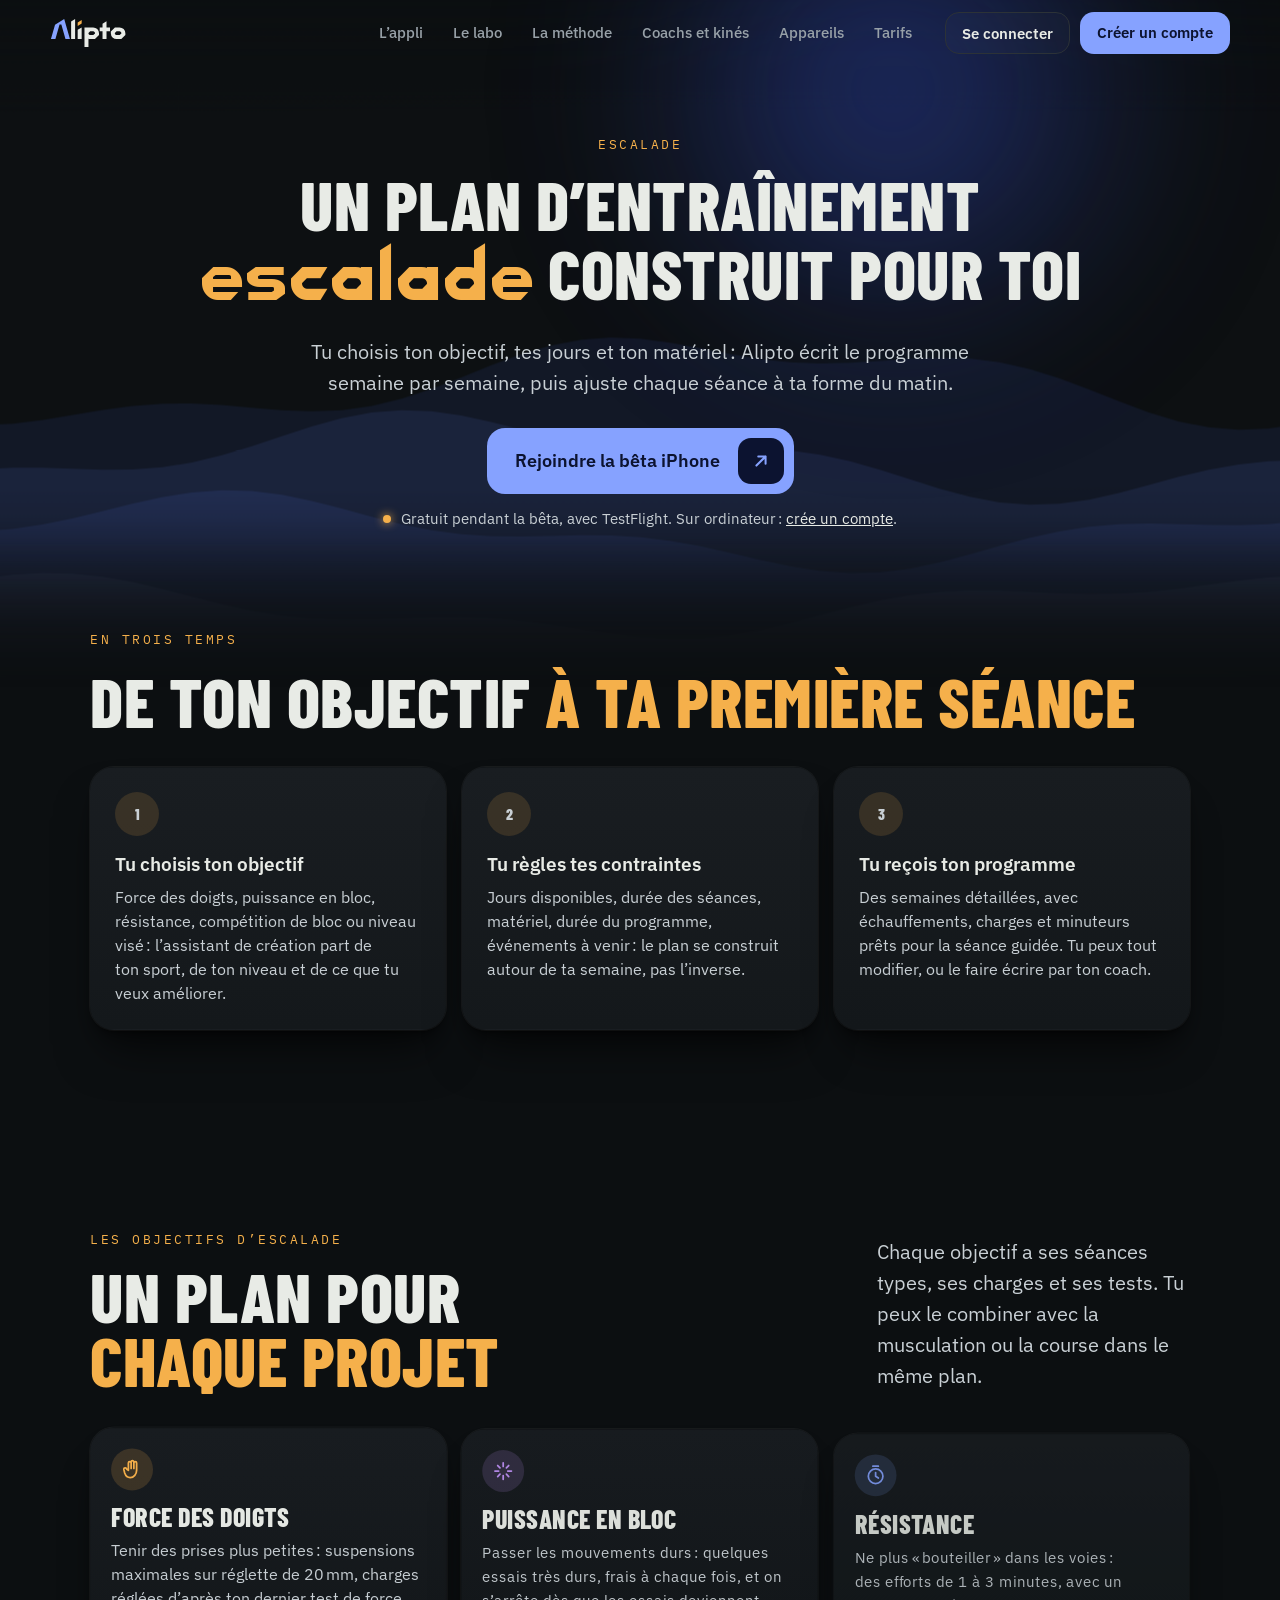
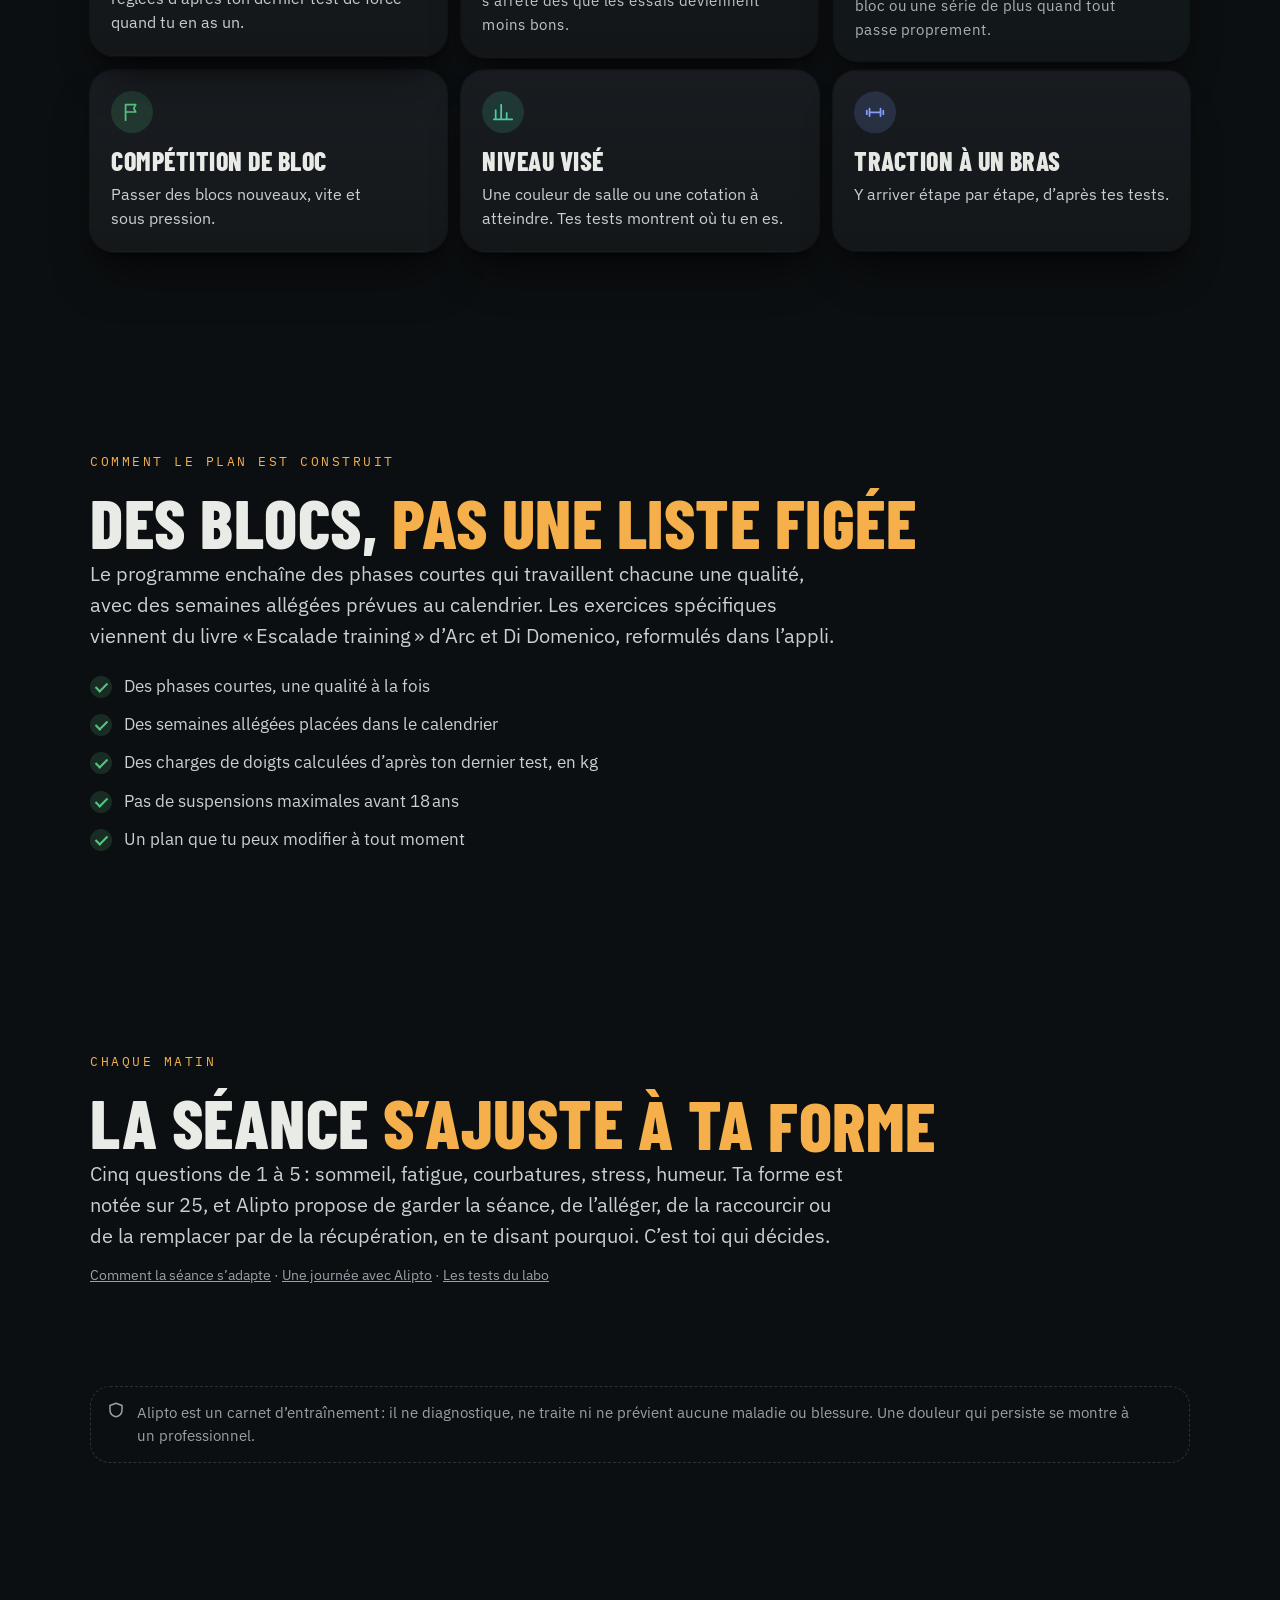
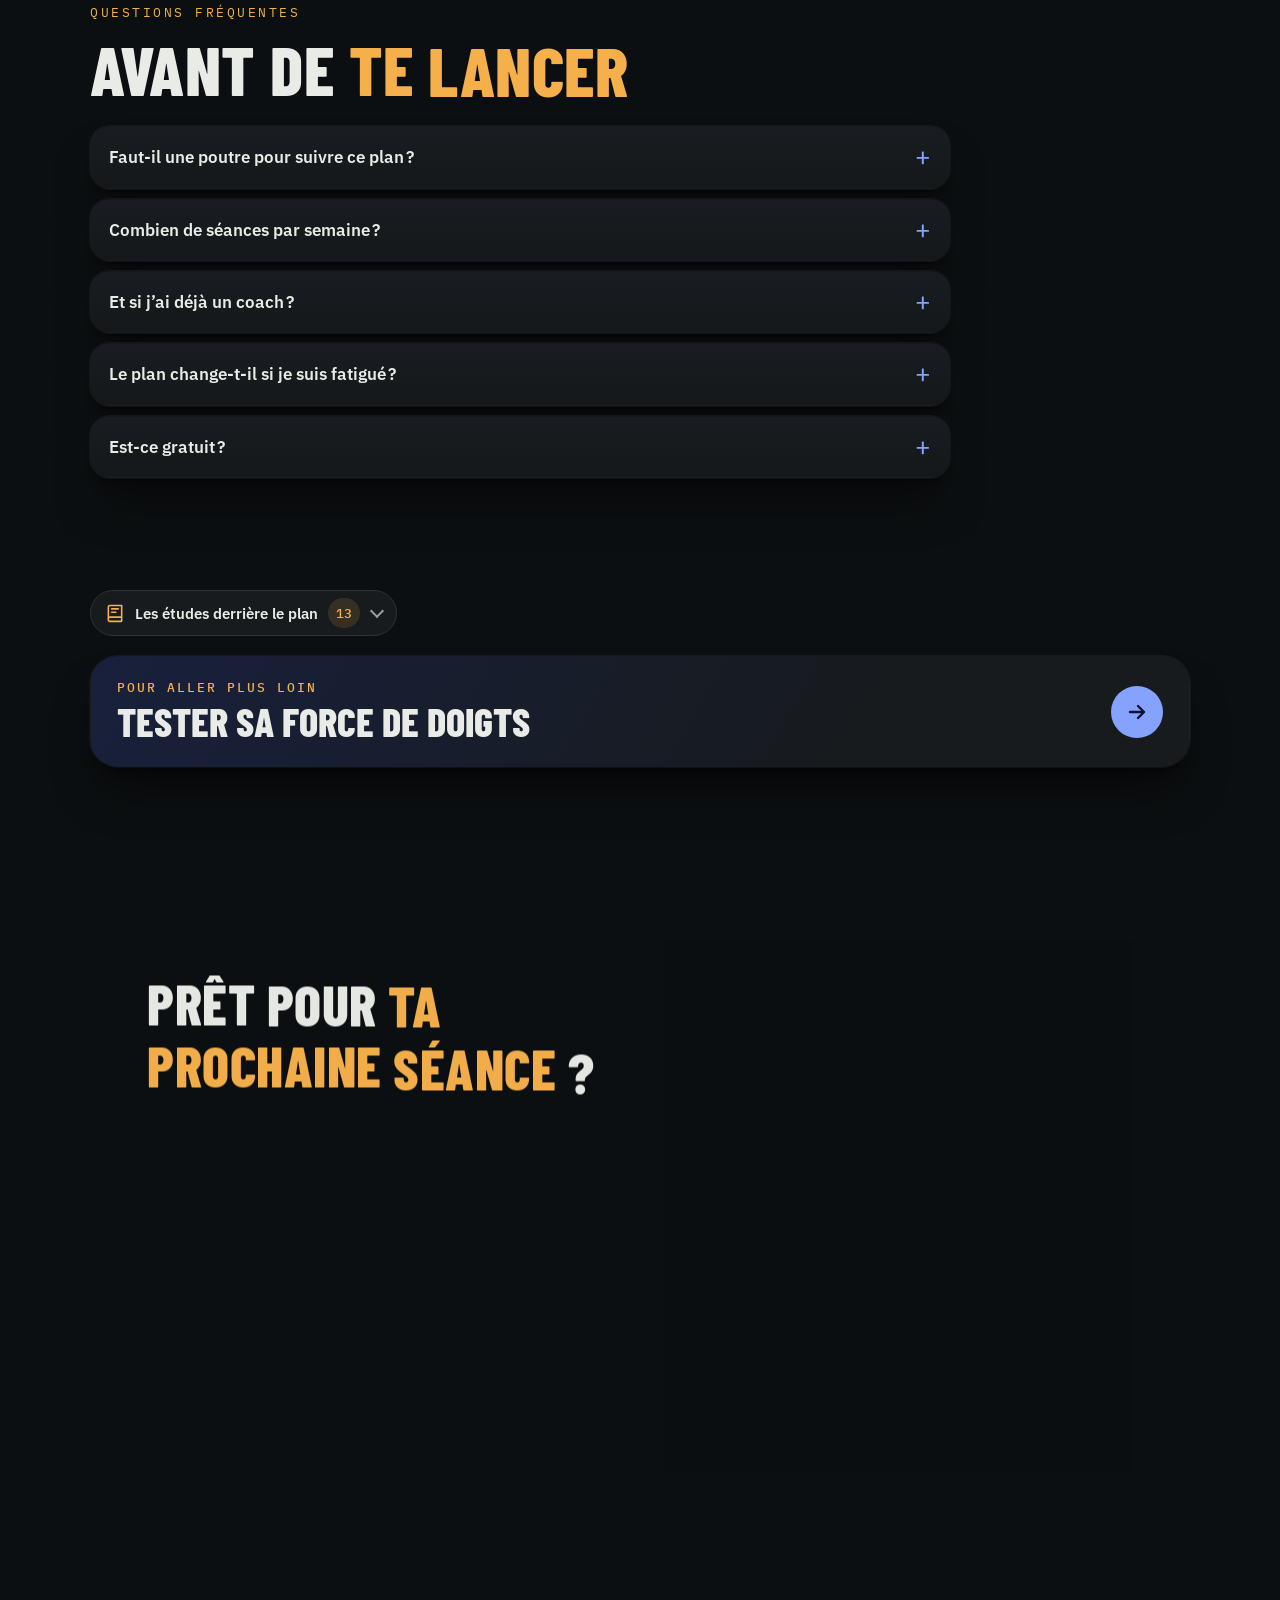
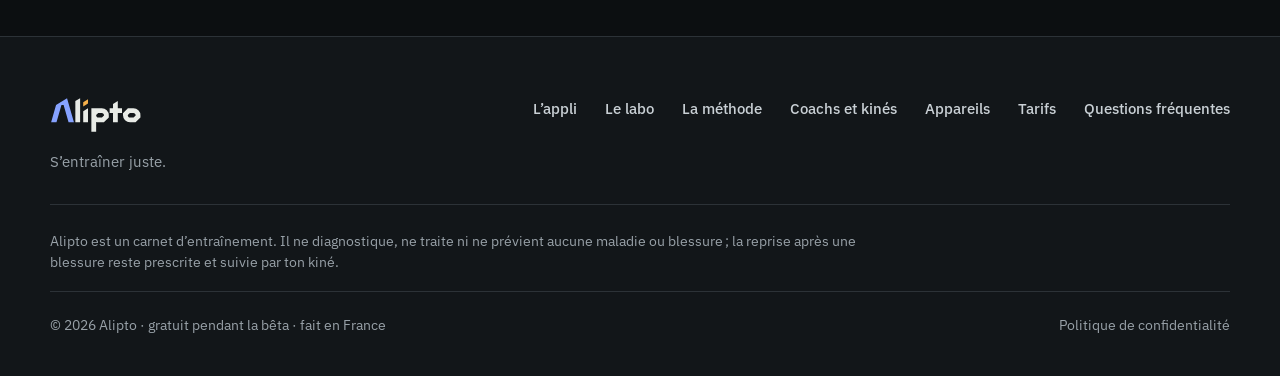
<file: plan-entrainement-escalade/index.html>
<!doctype html>
<html lang="fr" class="no-js">
<head>
<meta charset="utf-8">
<meta name="viewport" content="width=device-width, initial-scale=1, viewport-fit=cover">
<title>Plan d’entraînement escalade · construis le tien · Alipto</title>
<meta name="description" content="Un plan d’entraînement escalade construit d’après ton niveau, tes jours et ton matériel : doigts, bloc, résistance, compétition. Gratuit pendant la bêta.">
<meta name="robots" content="noindex, follow">
<meta name="theme-color" content="#0f1214">
<meta property="og:title" content="Plan d’entraînement escalade · construis le tien · Alipto">
<meta property="og:description" content="Un plan d’entraînement escalade construit d’après ton niveau, tes jours et ton matériel : doigts, bloc, résistance, compétition. Gratuit pendant la bêta.">
<meta property="og:image" content="https://alipto.app/media/og-plan-escalade.jpg">
<meta property="og:image:width" content="1200">
<meta property="og:image:height" content="630">
<meta property="og:image:alt" content="Alipto, « Plan d’entraînement escalade » : un programme construit pour toi">
<meta property="og:url" content="https://alipto.app/plan-entrainement-escalade/">
<meta property="og:type" content="website">
<meta property="og:site_name" content="Alipto">
<meta property="og:locale" content="fr_FR">
<meta name="twitter:card" content="summary_large_image">
<meta name="twitter:title" content="Plan d’entraînement escalade · construis le tien · Alipto">
<meta name="twitter:description" content="Un plan d’entraînement escalade construit d’après ton niveau, tes jours et ton matériel : doigts, bloc, résistance, compétition. Gratuit pendant la bêta.">
<meta name="twitter:image" content="https://alipto.app/media/og-plan-escalade.jpg">
<meta name="twitter:image:alt" content="Alipto, « Plan d’entraînement escalade » : un programme construit pour toi">
<link rel="canonical" href="https://alipto.app/plan-entrainement-escalade/">
<link rel="icon" href="/favicon.svg" type="image/svg+xml">
<link rel="apple-touch-icon" href="/apple-touch-icon.png">
<link rel="preload" href="/fonts/barlow-condensed-latin-800-normal.woff2" as="font" type="font/woff2" crossorigin>
<link rel="stylesheet" href="/style.css">
<script type="application/ld+json">{"@context":"https://schema.org","@graph":[{"@type":"Organization","@id":"https://alipto.app/#organisation","name":"Alipto","url":"https://alipto.app/","logo":"https://alipto.app/apple-touch-icon.png"},{"@type":"WebSite","@id":"https://alipto.app/#site","url":"https://alipto.app/","name":"Alipto","inLanguage":"fr","publisher":{"@id":"https://alipto.app/#organisation"}},{"@type":"WebPage","@id":"https://alipto.app/plan-entrainement-escalade/#page","url":"https://alipto.app/plan-entrainement-escalade/","name":"Plan d’entraînement escalade · construis le tien · Alipto","description":"Un plan d’entraînement escalade construit d’après ton niveau, tes jours et ton matériel : doigts, bloc, résistance, compétition. Gratuit pendant la bêta.","inLanguage":"fr","isPartOf":{"@id":"https://alipto.app/#site"}},{"@type":"BreadcrumbList","itemListElement":[{"@type":"ListItem","position":1,"name":"Accueil","item":"https://alipto.app/"},{"@type":"ListItem","position":2,"name":"Plan d’entraînement escalade","item":"https://alipto.app/plan-entrainement-escalade/"}]},{"@type":"FAQPage","mainEntity":[{"@type":"Question","name":"Faut-il une poutre pour suivre ce plan ?","acceptedAnswer":{"@type":"Answer","text":"Non. Tu indiques ton matériel (salle d’escalade, poutre, pan Güllich, haltères…) et le plan ne propose que des exercices que tu peux faire."}},{"@type":"Question","name":"Combien de séances par semaine ?","acceptedAnswer":{"@type":"Answer","text":"Tu choisis tes jours disponibles et la durée de tes séances, et le programme se construit sur ces jours. Alipto ne fixe pas de nombre idéal : il dépend de ton niveau, de ton temps et de ta récupération."}},{"@type":"Question","name":"Et si j’ai déjà un coach ?","acceptedAnswer":{"@type":"Answer","text":"Ton coach peut écrire ou modifier le plan dans Alipto, et le verrouiller. Tu gardes la séance guidée, les tests et les messages. L’athlète suivi par un coach ne paie rien."}},{"@type":"Question","name":"Le plan change-t-il si je suis fatigué ?","acceptedAnswer":{"@type":"Answer","text":"Chaque matin, tu notes ta forme sur 25 en moins d’une minute. Alipto propose de garder, d’alléger, de raccourcir ou de remplacer la séance, avec la raison, et c’est toi qui décides."}},{"@type":"Question","name":"Est-ce gratuit ?","acceptedAnswer":{"@type":"Answer","text":"Oui, pendant la bêta : sans carte bancaire et avec toutes les fonctions. Les tarifs prévus ensuite sont indiqués sur la page Tarifs."}}]}]}</script>
</head>
<body class="pg-plan-escalade inner">
<a class="skip" href="#contenu">Aller au contenu</a>
<header class="top" id="top">
  <a class="brand" href="/" aria-label="Alipto, accueil"><svg class="wmk" viewBox="-0.7 10 325.6 128" aria-label="Alipto" role="img"><path fill="currentColor" d="M183.4 50Q193.8 50 201.1 57.3Q208.4 64.6 208.4 75L208.4 82.6L191 100L171.4 100Q167.1 100 163.4 98.8L163.4 134L146.4 134L146.4 50L163.4 50L163.4 50.4L163.8 50ZM295.9 50Q306.3 50 313.6 57.3Q320.9 64.6 320.9 75L320.9 82.6L303.5 100L283.9 100Q273.5 100 266.2 92.7Q258.9 85.4 258.9 75L258.9 67.4L276.3 50ZM223.4 34.6L240.4 24L240.4 50L255.4 50L255.4 67L240.4 67L240.4 100L223.4 100L223.4 67L211.4 67L211.4 50L223.4 50ZM89.4 24.6L106.4 14L106.4 100L89.4 100ZM117.4 60.6L134.4 50L134.4 100L117.4 100ZM170.8 67L163.4 74.4L163.4 75Q163.4 78.3 165.7 80.7Q168.1 83 171.4 83L184 83L191.4 75.6L191.4 75Q191.4 71.7 189.1 69.3Q186.7 67 183.4 67ZM283.3 67L275.9 74.4L275.9 75Q275.9 78.3 278.2 80.7Q280.6 83 283.9 83L296.5 83L303.9 75.6L303.9 75Q303.9 71.7 301.6 69.3Q299.2 67 295.9 67Z"/><path fill="#86a2ff" d="M65.3 100L47.7 38L40 38L22.4 100L3.3 100L20.8 38.4L59.9 14L84.4 100Z"/><path fill="#f5b04b" d="M117.4 44L134.4 33.4L134.4 18.4L117.4 29Z"/></svg></a>
  <nav class="links" id="menu" aria-label="Pages">
    <a href="/appli/">L’appli</a><a href="/labo/">Le labo</a><a href="/methode/">La méthode</a><a href="/coachs/">Coachs et kinés</a><a href="/compatibilite/">Appareils</a><a href="/tarifs/">Tarifs</a>
    <a class="m-only" data-app href="/app/">Se connecter</a>
  </nav>
  <div class="top-cta">
    <a class="btn ghost" data-app href="/app/">Se connecter</a>
    <a class="btn primary sm roll" href="/inscription/"><span class="rl" data-t="Créer un compte"><span>Créer un compte</span></span></a>
    <button class="burger" type="button" aria-label="Menu" aria-expanded="false" aria-controls="menu"><i></i><i></i></button>
  </div>
</header>

<main id="contenu">
  <section class="phero ph-c">
    <div class="bgfx" aria-hidden="true"><div class="waves"></div><div class="glow g1"></div></div>
    <div class="ph-txt">
      <p class="eyebrow">Escalade</p>
      <h1 class="acc lg">Un plan d’entraînement <span class="tl">escalade</span> construit pour toi</h1>
      <p class="lead">Tu choisis ton objectif, tes jours et ton matériel : Alipto écrit le programme semaine par semaine, puis ajuste chaque séance à ta forme du matin.</p>
      <div class="hero-cta">
        <a class="cta-xl roll" href="https://testflight.apple.com/join/wXvy2Kus" rel="noopener"><span class="rl" data-t="Rejoindre la bêta iPhone"><span>Rejoindre la bêta iPhone</span></span><span class="cx-i" aria-hidden="true"><svg viewBox="0 0 24 24"><path d="M7 17 17 7M9 7h8v8"/></svg><svg viewBox="0 0 24 24"><path d="M7 17 17 7M9 7h8v8"/></svg></span></a>
        <p class="cx-sub"><i></i><span>Gratuit pendant la bêta, avec TestFlight. Sur ordinateur : <a href="/inscription/">crée un compte</a>.</span></p>
      </div>
    </div>
  </section>

  <section class="steps3" id="comment">
    <p class="eyebrow">En trois temps</p>
    <h2 class="acc reveal">De ton objectif <em>à ta première séance</em></h2>
    <ol class="s3">
      <li class="reveal"><span class="s3-n">1</span><b>Tu choisis ton objectif</b><span>Force des doigts, puissance en bloc, résistance, compétition de bloc ou niveau visé : l’assistant de création part de ton sport, de ton niveau et de ce que tu veux améliorer.</span></li>
      <li class="reveal"><span class="s3-n">2</span><b>Tu règles tes contraintes</b><span>Jours disponibles, durée des séances, matériel, durée du programme, événements à venir : le plan se construit autour de ta semaine, pas l’inverse.</span></li>
      <li class="reveal"><span class="s3-n">3</span><b>Tu reçois ton programme</b><span>Des semaines détaillées, avec échauffements, charges et minuteurs prêts pour la séance guidée. Tu peux tout modifier, ou le faire écrire par ton coach.</span></li>
    </ol>
  </section>

  <section class="sports" id="objectifs">
    <div class="sec-head">
      <div><p class="eyebrow">Les objectifs d’escalade</p><h2 class="reveal">Un plan pour <em>chaque projet</em></h2></div>
      <p class="lead reveal">Chaque objectif a ses séances types, ses charges et ses tests. Tu peux le combiner avec la musculation ou la course dans le même plan.</p>
    </div>
    <div class="sp-grid"><article class="sp reveal"><span class="ai" style="--c:var(--oil)"><svg viewBox="0 0 24 24" aria-hidden="true"><path d="M8 13V5a1.5 1.5 0 0 1 3 0v6M11 11V4a1.5 1.5 0 0 1 3 0v7M14 11V5a1.5 1.5 0 0 1 3 0v8c0 4-3 8-7 8-3 0-5-2-6-5l-1-4a1.5 1.5 0 0 1 3-.5L8 13"/></svg></span><h3>Force des doigts</h3><p>Tenir des prises plus petites : suspensions maximales sur réglette de 20 mm, charges réglées d’après ton dernier test de force quand tu en as un.</p></article><article class="sp reveal"><span class="ai" style="--c:#bb8ef1"><svg viewBox="0 0 24 24" aria-hidden="true"><path d="M12 3v4M12 17v4M3 12h4M17 12h4M6 6l2.5 2.5M15.5 15.5L18 18M6 18l2.5-2.5M15.5 8.5L18 6"/></svg></span><h3>Puissance en bloc</h3><p>Passer les mouvements durs : quelques essais très durs, frais à chaque fois, et on s’arrête dès que les essais deviennent moins bons.</p></article><article class="sp reveal"><span class="ai" style="--c:var(--accent)"><svg viewBox="0 0 24 24" aria-hidden="true"><circle cx="12" cy="13" r="8"/><path d="M12 9v4l3 2M9 2h6"/></svg></span><h3 class="acc">Résistance</h3><p>Ne plus « bouteiller » dans les voies : des efforts de 1 à 3 minutes, avec un bloc ou une série de plus quand tout passe proprement.</p></article><article class="sp reveal"><span class="ai" style="--c:var(--good)"><svg viewBox="0 0 24 24" aria-hidden="true"><path d="M5 21V4M5 4h11l-2 4 2 4H5"/></svg></span><h3 class="acc">Compétition de bloc</h3><p>Passer des blocs nouveaux, vite et sous pression.</p></article><article class="sp reveal"><span class="ai" style="--c:#4fcaa5"><svg viewBox="0 0 24 24" aria-hidden="true"><path d="M4 20V10M10 20V4M16 20v-7M22 20H2"/></svg></span><h3 class="acc">Niveau visé</h3><p>Une couleur de salle ou une cotation à atteindre. Tes tests montrent où tu en es.</p></article><article class="sp reveal"><span class="ai" style="--c:var(--accent)"><svg viewBox="0 0 24 24" aria-hidden="true"><path d="M6 8v8M18 8v8M3 10v4M21 10v4M6 12h12"/></svg></span><h3 class="acc">Traction à un bras</h3><p>Y arriver étape par étape, d’après tes tests.</p></article></div>
  </section>

  <section class="princ" id="blocs">
    <p class="eyebrow">Comment le plan est construit</p>
    <h2 class="acc reveal">Des blocs, <em>pas une liste figée</em></h2>
    <p class="lead reveal">Le programme enchaîne des phases courtes qui travaillent chacune une qualité, avec des semaines allégées prévues au calendrier. Les exercices spécifiques viennent du livre « Escalade training » d’Arc et Di Domenico, reformulés dans l’appli.</p>
    <ul class="ticks"><li>Des phases courtes, une qualité à la fois</li><li>Des semaines allégées placées dans le calendrier</li><li>Des charges de doigts calculées d’après ton dernier test, en kg</li><li>Pas de suspensions maximales avant 18 ans</li><li>Un plan que tu peux modifier à tout moment</li></ul>
    
  </section>

  <section class="princ" id="matin">
    <p class="eyebrow">Chaque matin</p>
    <h2 class="acc reveal">La séance <em>s’ajuste à ta forme</em></h2>
    <p class="lead reveal">Cinq questions de 1 à 5 : sommeil, fatigue, courbatures, stress, humeur. Ta forme est notée sur 25, et Alipto propose de garder la séance, de l’alléger, de la raccourcir ou de la remplacer par de la récupération, en te disant pourquoi. C’est toi qui décides.</p>
    <p class="tiny reveal" style="margin-top:14px"><a href="/methode/#adaptation">Comment la séance s’adapte</a> · <a href="/appli/#journee">Une journée avec Alipto</a> · <a href="/labo/#tests">Les tests du labo</a></p>
    
  </section>
<section class="note-band"><p><span class="ci" style="--c:var(--muted)"><svg viewBox="0 0 24 24" aria-hidden="true"><path d="M12 3l8 3v6c0 5-3.5 8-8 9-4.5-1-8-4-8-9V6z"/></svg></span>Alipto est un carnet d’entraînement : il ne diagnostique, ne traite ni ne prévient aucune maladie ou blessure. Une douleur qui persiste se montre à un professionnel.</p></section><section class="faq" id="faq"><p class="eyebrow">Questions fréquentes</p><h2 class="reveal">Avant de <em>te lancer</em></h2><div class="qa"><details class="reveal"><summary>Faut-il une poutre pour suivre ce plan ?</summary><p>Non. Tu indiques ton matériel (salle d’escalade, poutre, pan Güllich, haltères…) et le plan ne propose que des exercices que tu peux faire.</p></details><details class="reveal"><summary>Combien de séances par semaine ?</summary><p>Tu choisis tes jours disponibles et la durée de tes séances, et le programme se construit sur ces jours. Alipto ne fixe pas de nombre idéal : il dépend de ton niveau, de ton temps et de ta récupération.</p></details><details class="reveal"><summary>Et si j’ai déjà un coach ?</summary><p>Ton coach peut écrire ou modifier le plan dans Alipto, et le verrouiller. Tu gardes la séance guidée, les tests et les messages. L’athlète suivi par un coach ne paie rien.</p></details><details class="reveal"><summary>Le plan change-t-il si je suis fatigué ?</summary><p>Chaque matin, tu notes ta forme sur 25 en moins d’une minute. Alipto propose de garder, d’alléger, de raccourcir ou de remplacer la séance, avec la raison, et c’est toi qui décides.</p></details><details class="reveal"><summary>Est-ce gratuit ?</summary><p>Oui, pendant la bêta : sans carte bancaire et avec toutes les fonctions. Les tarifs prévus ensuite sont indiqués sur la page Tarifs.</p></details></div></section><div class="srcp">
    <button type="button" class="src-pill" aria-expanded="false" aria-controls="src-plan-escalade"><svg viewBox="0 0 24 24" aria-hidden="true"><path d="M4 19.5V5a2 2 0 0 1 2-2h14v14H6a2 2 0 0 0-2 2.5zM4 19.5A2 2 0 0 0 6 22h14v-5M8 7h8M8 11h5"/></svg><span>Les études derrière le plan</span><b>13</b></button>
    <div class="src-panel" id="src-plan-escalade" hidden>
      <ol class="src-cards"><li data-t="Neuromuscular, endocrine, and perceptual fatigue responses during different length between-match microcycles in professional rugby league players"><b>McLean et al., 2010</b><span>Neuromuscular, endocrine, and perceptual fatigue responses during different length between-match microcycles in professional rugby league players</span></li><li data-t="Monitoring overtraining in athletes: recommendations"><b>Hooper &amp; Mackinnon, 1995</b><span>Monitoring overtraining in athletes: recommendations</span></li><li data-t="Monitoring the athlete training response: subjective self-reported measures trump commonly used objective measures: a systematic review"><b>Saw et al., 2016</b><span>Monitoring the athlete training response: subjective self-reported measures trump commonly used objective measures: a systematic review</span></li><li data-t="Training adaptation and heart rate variability in elite endurance athletes: opening the door to effective monitoring"><b>Plews et al., 2013</b><span>Training adaptation and heart rate variability in elite endurance athletes: opening the door to effective monitoring</span></li><li data-t="Sleep and the athlete: narrative review and 2021 expert consensus recommendations"><b>Walsh et al., 2021</b><span>Sleep and the athlete: narrative review and 2021 expert consensus recommendations</span></li><li data-t="The training—injury prevention paradox: should athletes be training smarter and harder?"><b>Gabbett, 2016</b><span>The training—injury prevention paradox: should athletes be training smarter and harder?</span></li><li data-t="Acute:chronic workload ratio: conceptual issues and fundamental pitfalls"><b>Impellizzeri et al., 2020</b><span>Acute:chronic workload ratio: conceptual issues and fundamental pitfalls</span></li><li data-t="Monitoring training with heart-rate variability: how much compliance is needed for valid assessment?"><b>Plews et al., 2014</b><span>Monitoring training with heart-rate variability: how much compliance is needed for valid assessment?</span></li><li data-t="2023 International Olympic Committee’s (IOC) consensus statement on Relative Energy Deficiency in Sport (REDs)"><b>Mountjoy et al., 2023</b><span>2023 International Olympic Committee’s (IOC) consensus statement on Relative Energy Deficiency in Sport (REDs)</span></li><li data-t="New horizons for the methodology and physiology of training periodization"><b>Issurin, 2010</b><span>New horizons for the methodology and physiology of training periodization</span></li><li data-t="Comparison of periodized and non-periodized resistance training on maximal strength: a meta-analysis"><b>Williams et al., 2017</b><span>Comparison of periodized and non-periodized resistance training on maximal strength: a meta-analysis</span></li><li data-t="Integrating deloading into strength and physique sports training programmes: an international Delphi consensus approach"><b>Bell et al., 2023</b><span>Integrating deloading into strength and physique sports training programmes: an international Delphi consensus approach</span></li><li data-t="Escalade training : 100 exercices spécifiques d’entraînement"><b>Arc et Di Domenico</b><span>Escalade training : 100 exercices spécifiques d’entraînement</span></li></ol>
      <p class="src-more"><a href="/methode/#sources">Toutes les références citées dans l’appli</a></p>
    </div>
  </div>
  <a class="nextp" href="/tester-sa-force-de-doigts/"><span><small>Pour aller plus loin</small><b>Tester sa force de doigts</b></span><span class="np-i" style="--c:var(--accent)"><svg viewBox="0 0 24 24" aria-hidden="true"><path d="M5 12h14M13 6l6 6-6 6"/></svg></span></a>

  <section class="signup" id="inscription">
    <div class="s-card">
      <div class="s-txt">
        <p class="eyebrow">Inscription</p>
        <h2 class="acc">Prêt pour <em>ta prochaine séance</em> ?</h2>
        <p class="lead">Crée ton compte en 30 secondes. Au premier lancement, tu choisis : athlète ou coach, tes sports et tes objectifs.</p>
        <ul class="ticks small">
          <li>Gratuit pendant la bêta, sans carte bancaire</li>
          <li>Tes données restent à toi : export à tout moment</li>
          <li>Le même compte sur iPhone et dans le navigateur</li>
        </ul>
        <p class="or">Ou installe directement l’app :</p>
        <div class="ctas">
        <a class="cta-b primary" href="https://testflight.apple.com/join/wXvy2Kus" rel="noopener"><svg viewBox="0 0 24 24" aria-hidden="true"><rect x="7" y="2" width="10" height="20" rx="3"/><path d="M11 18h2"/></svg><span><b>Installer sur iPhone</b><small>Bêta ouverte · TestFlight</small></span></a>
        <a class="cta-b" data-app href="/app/"><svg viewBox="0 0 24 24" aria-hidden="true"><rect x="3" y="4" width="18" height="12" rx="2"/><path d="M8 20h8M12 16v4"/></svg><span><b>Ouvrir dans le navigateur</b><small>alipto.app · le même compte</small></span></a>
      </div>
      </div>
      <form class="form" id="signup" novalidate>
        <label>Prénom<input name="name" autocomplete="given-name" required maxlength="60" placeholder="Ton prénom"></label>
        <label>E-mail<input name="email" type="email" autocomplete="email" required placeholder="toi@exemple.fr"></label>
        <label>Mot de passe<input name="password" type="password" autocomplete="new-password" required minlength="8" placeholder="8 caractères minimum"></label>
        <label class="chk"><input type="checkbox" name="ok" required> <span>J’accepte la <a href="/confidentialite.html">politique de confidentialité</a>.</span></label>
        <button class="btn primary big" type="submit">Créer mon compte</button>
        <p class="msg" role="status" aria-live="polite"></p>
        <p class="tiny">Déjà inscrit ? <a data-app href="/app/">Se connecter</a></p>
      </form>
    </div>
  </section>
</main>

<footer class="foot">
  <div class="ft">
    <div class="ft-top">
      <div class="ft-id"><a class="ft-brand" href="/" aria-label="Alipto, accueil"><svg class="wmk" viewBox="-0.7 10 325.6 128" aria-label="Alipto" role="img"><path fill="currentColor" d="M183.4 50Q193.8 50 201.1 57.3Q208.4 64.6 208.4 75L208.4 82.6L191 100L171.4 100Q167.1 100 163.4 98.8L163.4 134L146.4 134L146.4 50L163.4 50L163.4 50.4L163.8 50ZM295.9 50Q306.3 50 313.6 57.3Q320.9 64.6 320.9 75L320.9 82.6L303.5 100L283.9 100Q273.5 100 266.2 92.7Q258.9 85.4 258.9 75L258.9 67.4L276.3 50ZM223.4 34.6L240.4 24L240.4 50L255.4 50L255.4 67L240.4 67L240.4 100L223.4 100L223.4 67L211.4 67L211.4 50L223.4 50ZM89.4 24.6L106.4 14L106.4 100L89.4 100ZM117.4 60.6L134.4 50L134.4 100L117.4 100ZM170.8 67L163.4 74.4L163.4 75Q163.4 78.3 165.7 80.7Q168.1 83 171.4 83L184 83L191.4 75.6L191.4 75Q191.4 71.7 189.1 69.3Q186.7 67 183.4 67ZM283.3 67L275.9 74.4L275.9 75Q275.9 78.3 278.2 80.7Q280.6 83 283.9 83L296.5 83L303.9 75.6L303.9 75Q303.9 71.7 301.6 69.3Q299.2 67 295.9 67Z"/><path fill="#86a2ff" d="M65.3 100L47.7 38L40 38L22.4 100L3.3 100L20.8 38.4L59.9 14L84.4 100Z"/><path fill="#f5b04b" d="M117.4 44L134.4 33.4L134.4 18.4L117.4 29Z"/></svg></a><p>S’entraîner juste.</p></div>
      <nav class="ft-nav" aria-label="Pied de page"><a href="/appli/">L’appli</a><a href="/labo/">Le labo</a><a href="/methode/">La méthode</a><a href="/coachs/">Coachs et kinés</a><a href="/compatibilite/">Appareils</a><a href="/tarifs/">Tarifs</a><a href="/tarifs/#faq">Questions fréquentes</a></nav>
    </div>
    <p class="ft-legal">Alipto est un carnet d’entraînement. Il ne diagnostique, ne traite ni ne prévient aucune maladie ou blessure ; la reprise après une blessure reste prescrite et suivie par ton kiné.</p>
    <div class="ft-bot"><span>© 2026 Alipto · gratuit pendant la bêta · fait en France</span><a href="/confidentialite.html">Politique de confidentialité</a></div>
  </div>
</footer>

<script src="/vendor/gsap.min.js" defer></script>
<script src="/vendor/ScrollTrigger.min.js" defer></script>
<script src="/vendor/SplitText.min.js" defer></script>
<script src="/vendor/DrawSVGPlugin.min.js" defer></script>
<script src="/main.js" defer></script>
</body>
</html>
</file>
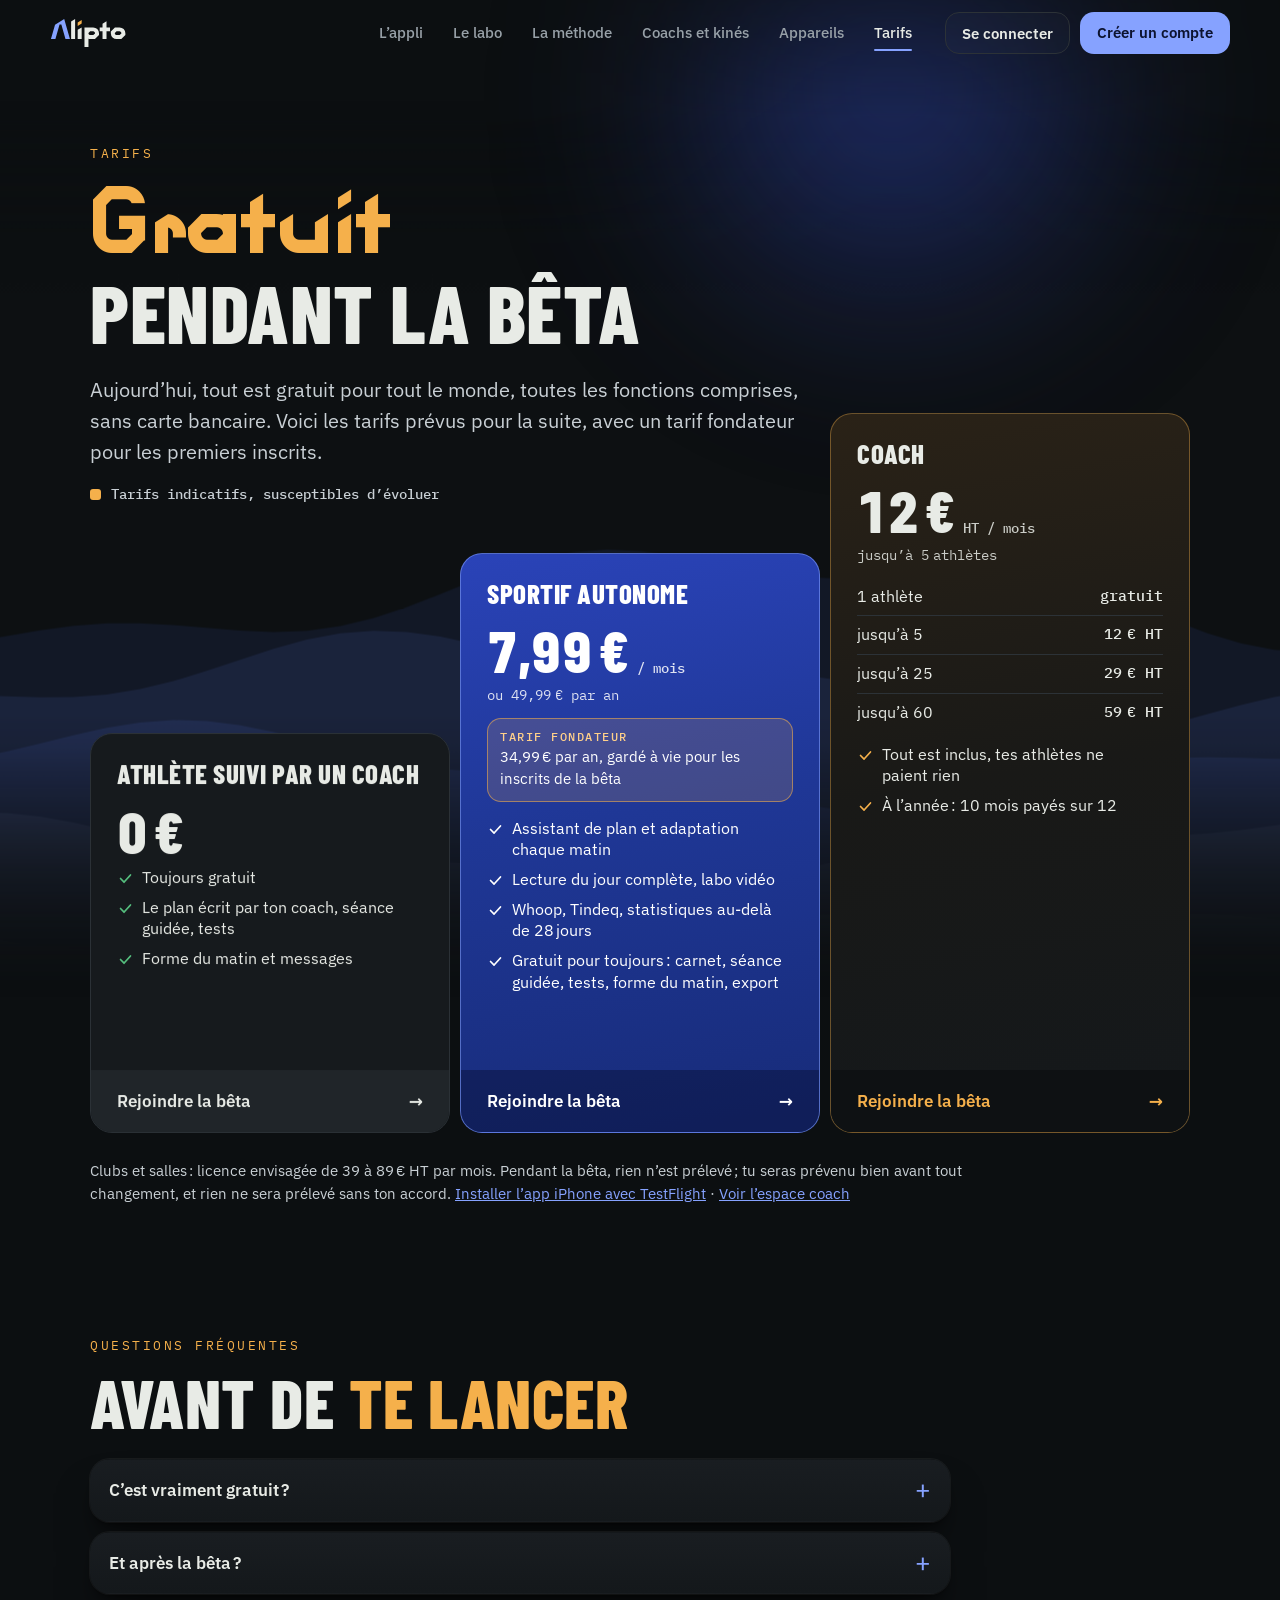
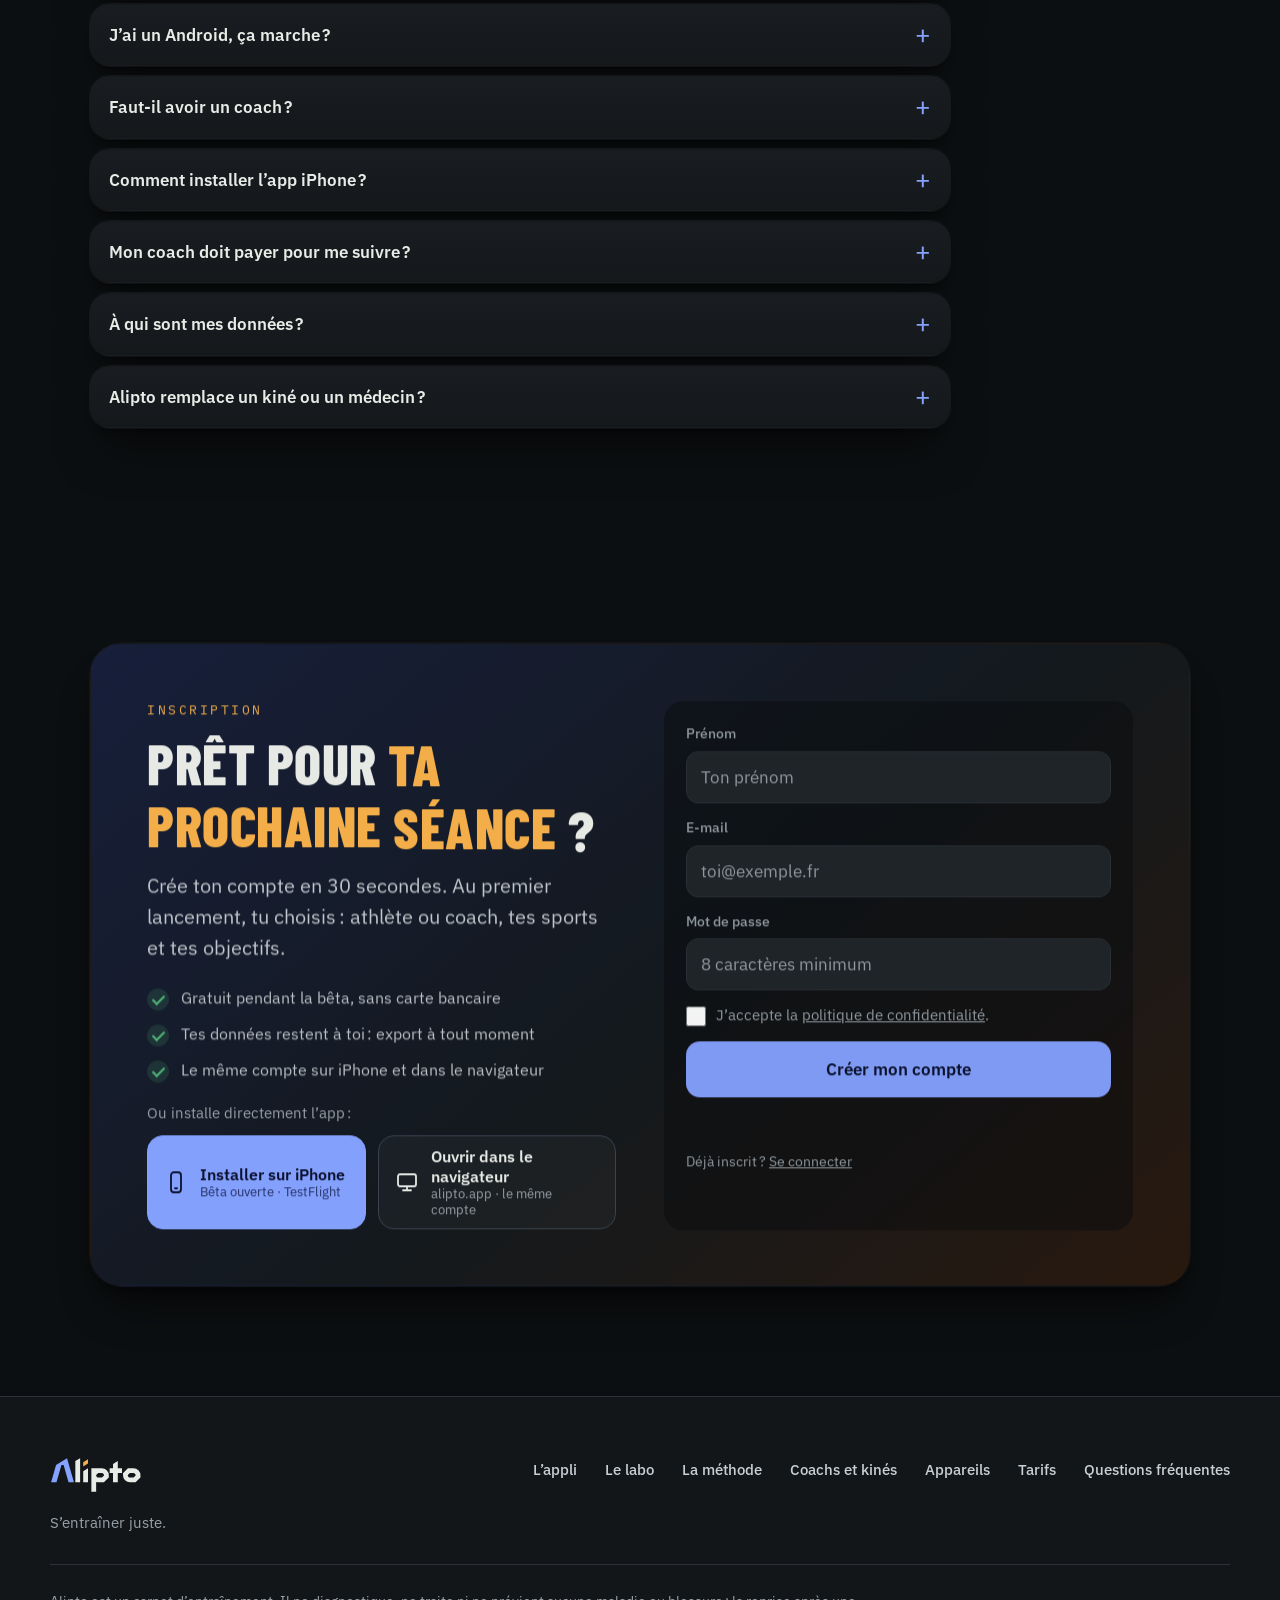
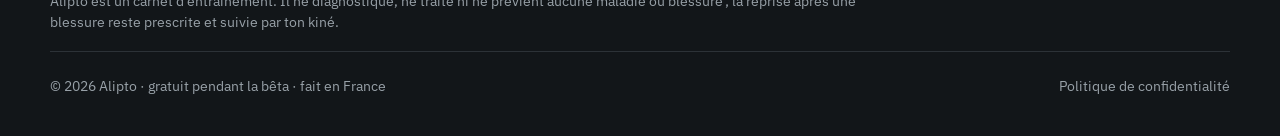
<file: tarifs/index.html>
<!doctype html>
<html lang="fr" class="no-js">
<head>
<meta charset="utf-8">
<meta name="viewport" content="width=device-width, initial-scale=1, viewport-fit=cover">
<title>Tarifs Alipto · gratuit pendant la bêta</title>
<meta name="description" content="Alipto est gratuit pendant la bêta, fonctions incluses. Ensuite, tarifs indicatifs : gratuit si ton coach te suit, tarif fondateur pour les inscrits.">
<meta name="theme-color" content="#0f1214">
<meta property="og:title" content="Tarifs Alipto · gratuit pendant la bêta">
<meta property="og:description" content="Alipto est gratuit pendant la bêta, fonctions incluses. Ensuite, tarifs indicatifs : gratuit si ton coach te suit, tarif fondateur pour les inscrits.">
<meta property="og:image" content="https://alipto.app/media/og-tarifs.jpg">
<meta property="og:image:width" content="1200">
<meta property="og:image:height" content="630">
<meta property="og:image:alt" content="Alipto, « Gratuit, pendant la bêta » : toutes les fonctions incluses">
<meta property="og:url" content="https://alipto.app/tarifs/">
<meta property="og:type" content="website">
<meta property="og:site_name" content="Alipto">
<meta property="og:locale" content="fr_FR">
<meta name="twitter:card" content="summary_large_image">
<meta name="twitter:title" content="Tarifs Alipto · gratuit pendant la bêta">
<meta name="twitter:description" content="Alipto est gratuit pendant la bêta, fonctions incluses. Ensuite, tarifs indicatifs : gratuit si ton coach te suit, tarif fondateur pour les inscrits.">
<meta name="twitter:image" content="https://alipto.app/media/og-tarifs.jpg">
<meta name="twitter:image:alt" content="Alipto, « Gratuit, pendant la bêta » : toutes les fonctions incluses">
<link rel="canonical" href="https://alipto.app/tarifs/">
<link rel="icon" href="/favicon.svg" type="image/svg+xml">
<link rel="apple-touch-icon" href="/apple-touch-icon.png">
<link rel="preload" href="/fonts/barlow-condensed-latin-800-normal.woff2" as="font" type="font/woff2" crossorigin>
<link rel="stylesheet" href="/style.css">
<script type="application/ld+json">{"@context":"https://schema.org","@graph":[{"@type":"Organization","@id":"https://alipto.app/#organisation","name":"Alipto","url":"https://alipto.app/","logo":"https://alipto.app/apple-touch-icon.png"},{"@type":"WebSite","@id":"https://alipto.app/#site","url":"https://alipto.app/","name":"Alipto","inLanguage":"fr","publisher":{"@id":"https://alipto.app/#organisation"}},{"@type":"WebPage","@id":"https://alipto.app/tarifs/#page","url":"https://alipto.app/tarifs/","name":"Tarifs Alipto · gratuit pendant la bêta","description":"Alipto est gratuit pendant la bêta, fonctions incluses. Ensuite, tarifs indicatifs : gratuit si ton coach te suit, tarif fondateur pour les inscrits.","inLanguage":"fr","isPartOf":{"@id":"https://alipto.app/#site"}},{"@type":"BreadcrumbList","itemListElement":[{"@type":"ListItem","position":1,"name":"Accueil","item":"https://alipto.app/"},{"@type":"ListItem","position":2,"name":"Tarifs","item":"https://alipto.app/tarifs/"}]},{"@type":"FAQPage","mainEntity":[{"@type":"Question","name":"C’est vraiment gratuit ?","acceptedAnswer":{"@type":"Answer","text":"Oui. Pendant la bêta, toutes les fonctions sont incluses, sans carte bancaire."}},{"@type":"Question","name":"Et après la bêta ?","acceptedAnswer":{"@type":"Answer","text":"Une offre payante est envisagée pour les sportifs autonomes et les coachs (voir les tarifs indicatifs plus haut). L’athlète suivi par un coach restera gratuit, et les inscrits de la bêta garderont un tarif fondateur. Tu seras prévenu à l’avance, et rien ne sera prélevé sans ton accord."}},{"@type":"Question","name":"J’ai un Android, ça marche ?","acceptedAnswer":{"@type":"Answer","text":"Oui, dans le navigateur, à l’adresse alipto.app. Tu peux l’installer sur ton écran d’accueil comme une appli. Certaines fonctions propres à l’iPhone (Apple Santé, repos sur l’écran verrouillé) n’y sont pas."}},{"@type":"Question","name":"Faut-il avoir un coach ?","acceptedAnswer":{"@type":"Answer","text":"Non. Tu peux t’entraîner seul : le programme se construit à partir de tes sports, de tes objectifs et de tes jours disponibles. Un coach peut te rejoindre plus tard."}},{"@type":"Question","name":"Comment installer l’app iPhone ?","acceptedAnswer":{"@type":"Answer","text":"Pendant la bêta, l’app passe par TestFlight, l’outil d’Apple pour les versions de test. Ouvre le lien d’invitation sur ton iPhone, installe TestFlight si on te le demande, puis touche « Installer ». Ton compte est le même que dans le navigateur."}},{"@type":"Question","name":"Mon coach doit payer pour me suivre ?","acceptedAnswer":{"@type":"Answer","text":"Pas pendant la bêta : l’espace coach est inclus, quel que soit le nombre d’athlètes. Ensuite, il est envisagé que le coach paie selon son nombre d’athlètes, et que toi, tu ne paies rien."}},{"@type":"Question","name":"À qui sont mes données ?","acceptedAnswer":{"@type":"Answer","text":"À toi. Tu peux les exporter à tout moment dans un fichier, et ton coach ne voit ton carnet que si tu lui donnes ton code. Le détail est dans la politique de confidentialité."}},{"@type":"Question","name":"Alipto remplace un kiné ou un médecin ?","acceptedAnswer":{"@type":"Answer","text":"Non. Alipto est un carnet d’entraînement : il ne diagnostique, ne traite ni ne prévient aucune maladie ou blessure. L’appli propose des repères publiés et t’alerte sur certains signaux. Une douleur qui persiste se montre à un professionnel."}}]}]}</script>
</head>
<body class="pg-tarifs inner">
<a class="skip" href="#contenu">Aller au contenu</a>
<header class="top" id="top">
  <a class="brand" href="/" aria-label="Alipto, accueil"><svg class="wmk" viewBox="-0.7 10 325.6 128" aria-label="Alipto" role="img"><path fill="currentColor" d="M183.4 50Q193.8 50 201.1 57.3Q208.4 64.6 208.4 75L208.4 82.6L191 100L171.4 100Q167.1 100 163.4 98.8L163.4 134L146.4 134L146.4 50L163.4 50L163.4 50.4L163.8 50ZM295.9 50Q306.3 50 313.6 57.3Q320.9 64.6 320.9 75L320.9 82.6L303.5 100L283.9 100Q273.5 100 266.2 92.7Q258.9 85.4 258.9 75L258.9 67.4L276.3 50ZM223.4 34.6L240.4 24L240.4 50L255.4 50L255.4 67L240.4 67L240.4 100L223.4 100L223.4 67L211.4 67L211.4 50L223.4 50ZM89.4 24.6L106.4 14L106.4 100L89.4 100ZM117.4 60.6L134.4 50L134.4 100L117.4 100ZM170.8 67L163.4 74.4L163.4 75Q163.4 78.3 165.7 80.7Q168.1 83 171.4 83L184 83L191.4 75.6L191.4 75Q191.4 71.7 189.1 69.3Q186.7 67 183.4 67ZM283.3 67L275.9 74.4L275.9 75Q275.9 78.3 278.2 80.7Q280.6 83 283.9 83L296.5 83L303.9 75.6L303.9 75Q303.9 71.7 301.6 69.3Q299.2 67 295.9 67Z"/><path fill="#86a2ff" d="M65.3 100L47.7 38L40 38L22.4 100L3.3 100L20.8 38.4L59.9 14L84.4 100Z"/><path fill="#f5b04b" d="M117.4 44L134.4 33.4L134.4 18.4L117.4 29Z"/></svg></a>
  <nav class="links" id="menu" aria-label="Pages">
    <a href="/appli/">L’appli</a><a href="/labo/">Le labo</a><a href="/methode/">La méthode</a><a href="/coachs/">Coachs et kinés</a><a href="/compatibilite/">Appareils</a><a href="/tarifs/" aria-current="page">Tarifs</a>
    <a class="m-only" data-app href="/app/">Se connecter</a>
  </nav>
  <div class="top-cta">
    <a class="btn ghost" data-app href="/app/">Se connecter</a>
    <a class="btn primary sm roll" href="/inscription/"><span class="rl" data-t="Créer un compte"><span>Créer un compte</span></span></a>
    <button class="burger" type="button" aria-label="Menu" aria-expanded="false" aria-controls="menu"><i></i><i></i></button>
  </div>
</header>

<main id="contenu">
  <section class="tiers top-pad" aria-labelledby="t-tarifs">
    <div class="bgfx" aria-hidden="true"><div class="waves"></div><div class="glow g1"></div></div>
    <div class="ti-grid">
      <div class="ti-head">
        <p class="eyebrow">Tarifs</p>
        <h1 id="t-tarifs" class="acc"><span class="tl">Gratuit</span> pendant la bêta</h1>
        <p class="lead">Aujourd’hui, tout est gratuit pour tout le monde, toutes les fonctions comprises, sans carte bancaire. Voici les tarifs prévus pour la suite, avec un tarif fondateur pour les premiers inscrits.</p>
        <p class="ti-tag">Tarifs indicatifs, susceptibles d’évoluer</p>
      </div>
      <article class="tier t1"><h3 class="acc">Athlète suivi par un coach</h3><p class="pr">0 €</p>
        <ul><li><svg viewBox="0 0 24 24" aria-hidden="true"><path d="M5 12l5 5 9-10"/></svg>Toujours gratuit</li><li><svg viewBox="0 0 24 24" aria-hidden="true"><path d="M5 12l5 5 9-10"/></svg>Le plan écrit par ton coach, séance guidée, tests</li><li><svg viewBox="0 0 24 24" aria-hidden="true"><path d="M5 12l5 5 9-10"/></svg>Forme du matin et messages</li></ul>
        <a href="/inscription/">Rejoindre la bêta</a></article>
      <article class="tier t2"><h3>Sportif autonome</h3><p class="pr">7,99 €<small>/ mois</small></p><p class="pr-alt">ou 49,99 € par an</p>
        <p class="fond"><b>Tarif fondateur</b>34,99 € par an, gardé à vie pour les inscrits de la bêta</p>
        <ul><li><svg viewBox="0 0 24 24" aria-hidden="true"><path d="M5 12l5 5 9-10"/></svg>Assistant de plan et adaptation chaque matin</li><li><svg viewBox="0 0 24 24" aria-hidden="true"><path d="M5 12l5 5 9-10"/></svg>Lecture du jour complète, labo vidéo</li><li><svg viewBox="0 0 24 24" aria-hidden="true"><path d="M5 12l5 5 9-10"/></svg>Whoop, Tindeq, statistiques au-delà de 28 jours</li><li><svg viewBox="0 0 24 24" aria-hidden="true"><path d="M5 12l5 5 9-10"/></svg>Gratuit pour toujours : carnet, séance guidée, tests, forme du matin, export</li></ul>
        <a href="/inscription/">Rejoindre la bêta</a></article>
      <article class="tier t3"><h3>Coach</h3><p class="pr">12 €<small>HT / mois</small></p><p class="pr-alt">jusqu’à 5 athlètes</p>
        <ul class="pr-steps"><li><span>1 athlète</span><b>gratuit</b></li><li><span>jusqu’à 5</span><b>12 € HT</b></li><li><span>jusqu’à 25</span><b>29 € HT</b></li><li><span>jusqu’à 60</span><b>59 € HT</b></li></ul>
        <ul><li><svg viewBox="0 0 24 24" aria-hidden="true"><path d="M5 12l5 5 9-10"/></svg>Tout est inclus, tes athlètes ne paient rien</li><li><svg viewBox="0 0 24 24" aria-hidden="true"><path d="M5 12l5 5 9-10"/></svg>À l’année : 10 mois payés sur 12</li></ul>
        <a href="/inscription/">Rejoindre la bêta</a></article>
    </div>
    <p class="ti-foot">Clubs et salles : licence envisagée de 39 à 89 € HT par mois. Pendant la bêta, rien n’est prélevé ; tu seras prévenu bien avant tout changement, et rien ne sera prélevé sans ton accord. <a href="https://testflight.apple.com/join/wXvy2Kus" rel="noopener">Installer l’app iPhone avec TestFlight</a> · <a href="/coachs/">Voir l’espace coach</a></p>
  </section>

  <section class="faq" id="faq">
    <p class="eyebrow">Questions fréquentes</p>
    <h2 class="reveal">Avant de <em>te lancer</em></h2>
    <div class="qa"><details class="reveal"><summary>C’est vraiment gratuit ?</summary><p>Oui. Pendant la bêta, toutes les fonctions sont incluses, sans carte bancaire.</p></details><details class="reveal"><summary>Et après la bêta ?</summary><p>Une offre payante est envisagée pour les sportifs autonomes et les coachs (voir les tarifs indicatifs plus haut). L’athlète suivi par un coach restera gratuit, et les inscrits de la bêta garderont un tarif fondateur. Tu seras prévenu à l’avance, et rien ne sera prélevé sans ton accord.</p></details><details class="reveal"><summary>J’ai un Android, ça marche ?</summary><p>Oui, dans le navigateur, à l’adresse alipto.app. Tu peux l’installer sur ton écran d’accueil comme une appli. Certaines fonctions propres à l’iPhone (Apple Santé, repos sur l’écran verrouillé) n’y sont pas.</p></details><details class="reveal"><summary>Faut-il avoir un coach ?</summary><p>Non. Tu peux t’entraîner seul : le programme se construit à partir de tes sports, de tes objectifs et de tes jours disponibles. Un coach peut te rejoindre plus tard.</p></details><details class="reveal"><summary>Comment installer l’app iPhone ?</summary><p>Pendant la bêta, l’app passe par TestFlight, l’outil d’Apple pour les versions de test. Ouvre le lien d’invitation sur ton iPhone, installe TestFlight si on te le demande, puis touche « Installer ». Ton compte est le même que dans le navigateur.</p></details><details class="reveal"><summary>Mon coach doit payer pour me suivre ?</summary><p>Pas pendant la bêta : l’espace coach est inclus, quel que soit le nombre d’athlètes. Ensuite, il est envisagé que le coach paie selon son nombre d’athlètes, et que toi, tu ne paies rien.</p></details><details class="reveal"><summary>À qui sont mes données ?</summary><p>À toi. Tu peux les exporter à tout moment dans un fichier, et ton coach ne voit ton carnet que si tu lui donnes ton code. Le détail est dans la politique de confidentialité.</p></details><details class="reveal"><summary>Alipto remplace un kiné ou un médecin ?</summary><p>Non. Alipto est un carnet d’entraînement : il ne diagnostique, ne traite ni ne prévient aucune maladie ou blessure. L’appli propose des repères publiés et t’alerte sur certains signaux. Une douleur qui persiste se montre à un professionnel.</p></details></div>
  </section>

  <section class="signup" id="inscription">
    <div class="s-card">
      <div class="s-txt">
        <p class="eyebrow">Inscription</p>
        <h2 class="acc">Prêt pour <em>ta prochaine séance</em> ?</h2>
        <p class="lead">Crée ton compte en 30 secondes. Au premier lancement, tu choisis : athlète ou coach, tes sports et tes objectifs.</p>
        <ul class="ticks small">
          <li>Gratuit pendant la bêta, sans carte bancaire</li>
          <li>Tes données restent à toi : export à tout moment</li>
          <li>Le même compte sur iPhone et dans le navigateur</li>
        </ul>
        <p class="or">Ou installe directement l’app :</p>
        <div class="ctas">
        <a class="cta-b primary" href="https://testflight.apple.com/join/wXvy2Kus" rel="noopener"><svg viewBox="0 0 24 24" aria-hidden="true"><rect x="7" y="2" width="10" height="20" rx="3"/><path d="M11 18h2"/></svg><span><b>Installer sur iPhone</b><small>Bêta ouverte · TestFlight</small></span></a>
        <a class="cta-b" data-app href="/app/"><svg viewBox="0 0 24 24" aria-hidden="true"><rect x="3" y="4" width="18" height="12" rx="2"/><path d="M8 20h8M12 16v4"/></svg><span><b>Ouvrir dans le navigateur</b><small>alipto.app · le même compte</small></span></a>
      </div>
      </div>
      <form class="form" id="signup" novalidate>
        <label>Prénom<input name="name" autocomplete="given-name" required maxlength="60" placeholder="Ton prénom"></label>
        <label>E-mail<input name="email" type="email" autocomplete="email" required placeholder="toi@exemple.fr"></label>
        <label>Mot de passe<input name="password" type="password" autocomplete="new-password" required minlength="8" placeholder="8 caractères minimum"></label>
        <label class="chk"><input type="checkbox" name="ok" required> <span>J’accepte la <a href="/confidentialite.html">politique de confidentialité</a>.</span></label>
        <button class="btn primary big" type="submit">Créer mon compte</button>
        <p class="msg" role="status" aria-live="polite"></p>
        <p class="tiny">Déjà inscrit ? <a data-app href="/app/">Se connecter</a></p>
      </form>
    </div>
  </section>
</main>

<footer class="foot">
  <div class="ft">
    <div class="ft-top">
      <div class="ft-id"><a class="ft-brand" href="/" aria-label="Alipto, accueil"><svg class="wmk" viewBox="-0.7 10 325.6 128" aria-label="Alipto" role="img"><path fill="currentColor" d="M183.4 50Q193.8 50 201.1 57.3Q208.4 64.6 208.4 75L208.4 82.6L191 100L171.4 100Q167.1 100 163.4 98.8L163.4 134L146.4 134L146.4 50L163.4 50L163.4 50.4L163.8 50ZM295.9 50Q306.3 50 313.6 57.3Q320.9 64.6 320.9 75L320.9 82.6L303.5 100L283.9 100Q273.5 100 266.2 92.7Q258.9 85.4 258.9 75L258.9 67.4L276.3 50ZM223.4 34.6L240.4 24L240.4 50L255.4 50L255.4 67L240.4 67L240.4 100L223.4 100L223.4 67L211.4 67L211.4 50L223.4 50ZM89.4 24.6L106.4 14L106.4 100L89.4 100ZM117.4 60.6L134.4 50L134.4 100L117.4 100ZM170.8 67L163.4 74.4L163.4 75Q163.4 78.3 165.7 80.7Q168.1 83 171.4 83L184 83L191.4 75.6L191.4 75Q191.4 71.7 189.1 69.3Q186.7 67 183.4 67ZM283.3 67L275.9 74.4L275.9 75Q275.9 78.3 278.2 80.7Q280.6 83 283.9 83L296.5 83L303.9 75.6L303.9 75Q303.9 71.7 301.6 69.3Q299.2 67 295.9 67Z"/><path fill="#86a2ff" d="M65.3 100L47.7 38L40 38L22.4 100L3.3 100L20.8 38.4L59.9 14L84.4 100Z"/><path fill="#f5b04b" d="M117.4 44L134.4 33.4L134.4 18.4L117.4 29Z"/></svg></a><p>S’entraîner juste.</p></div>
      <nav class="ft-nav" aria-label="Pied de page"><a href="/appli/">L’appli</a><a href="/labo/">Le labo</a><a href="/methode/">La méthode</a><a href="/coachs/">Coachs et kinés</a><a href="/compatibilite/">Appareils</a><a href="/tarifs/">Tarifs</a><a href="/tarifs/#faq">Questions fréquentes</a></nav>
    </div>
    <p class="ft-legal">Alipto est un carnet d’entraînement. Il ne diagnostique, ne traite ni ne prévient aucune maladie ou blessure ; la reprise après une blessure reste prescrite et suivie par ton kiné.</p>
    <div class="ft-bot"><span>© 2026 Alipto · gratuit pendant la bêta · fait en France</span><a href="/confidentialite.html">Politique de confidentialité</a></div>
  </div>
</footer>

<script src="/vendor/gsap.min.js" defer></script>
<script src="/vendor/ScrollTrigger.min.js" defer></script>
<script src="/vendor/SplitText.min.js" defer></script>
<script src="/vendor/DrawSVGPlugin.min.js" defer></script>
<script src="/main.js" defer></script>
</body>
</html>
</file>
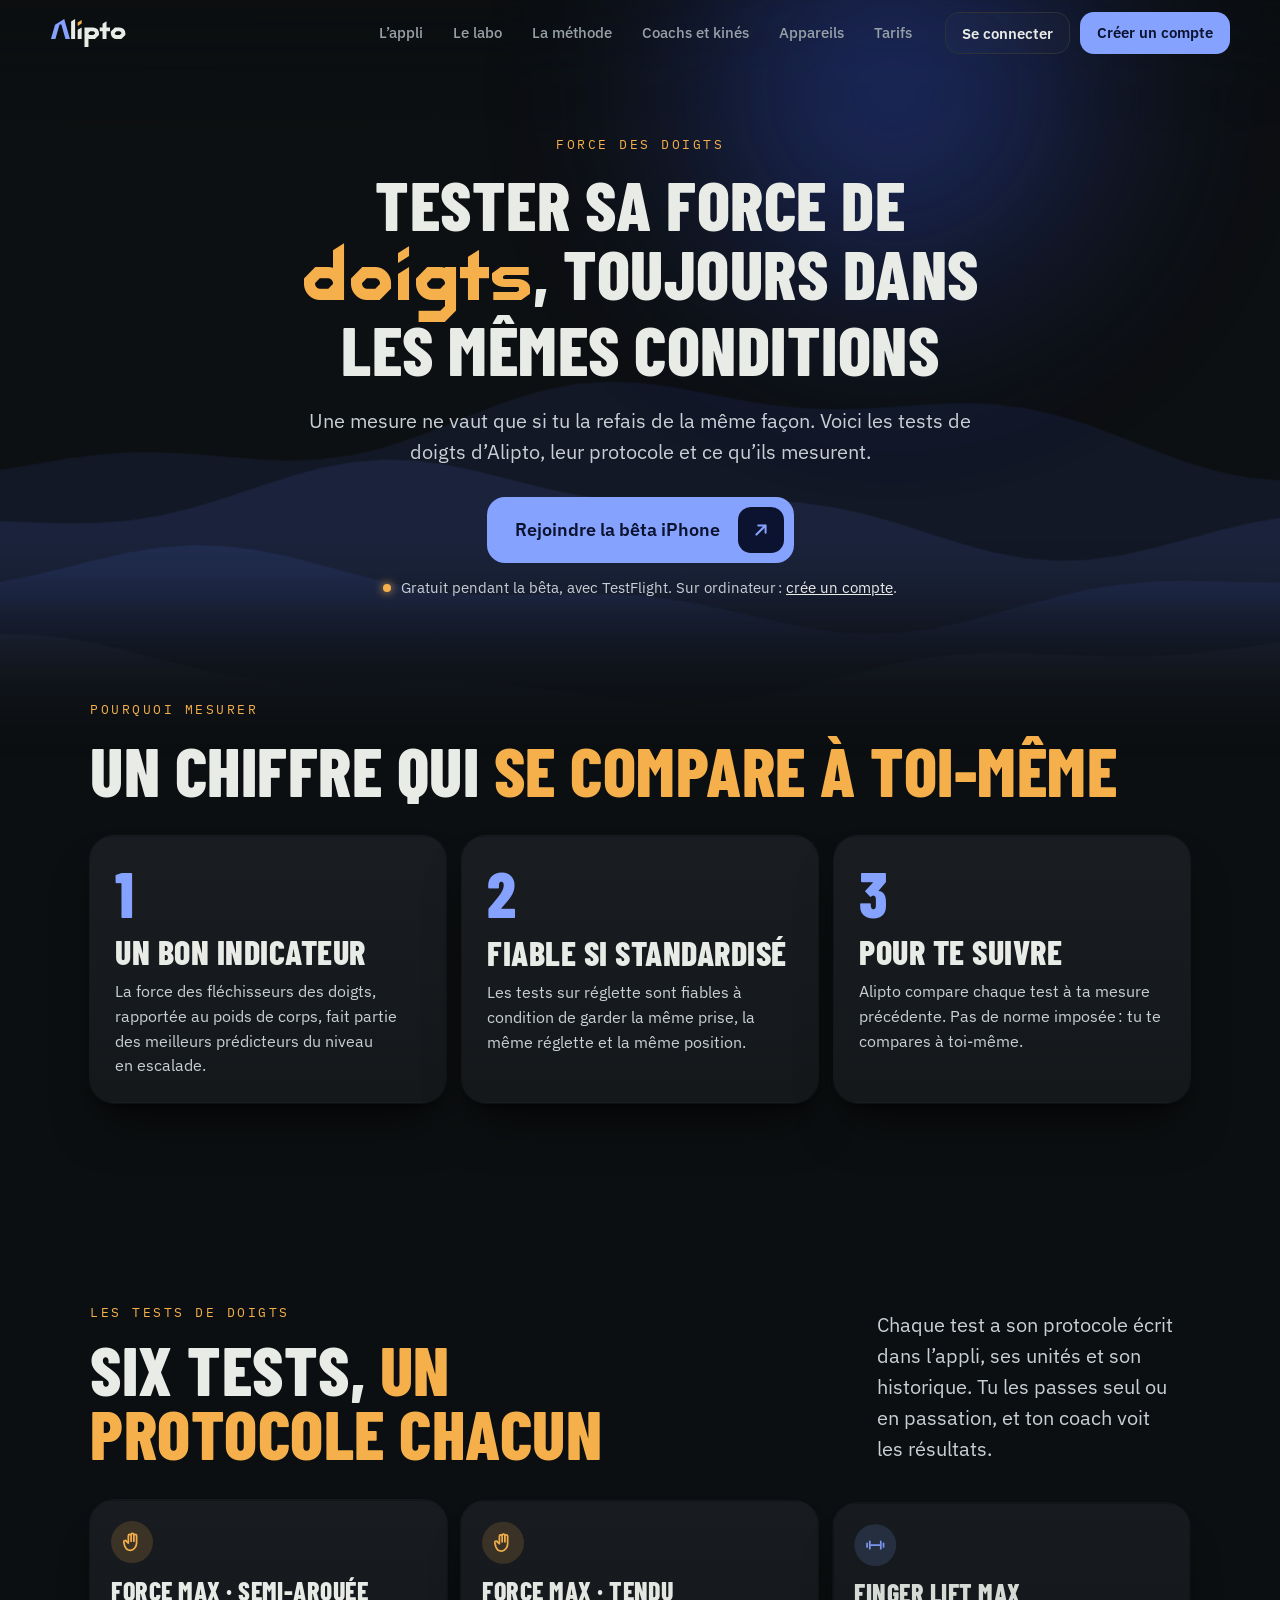
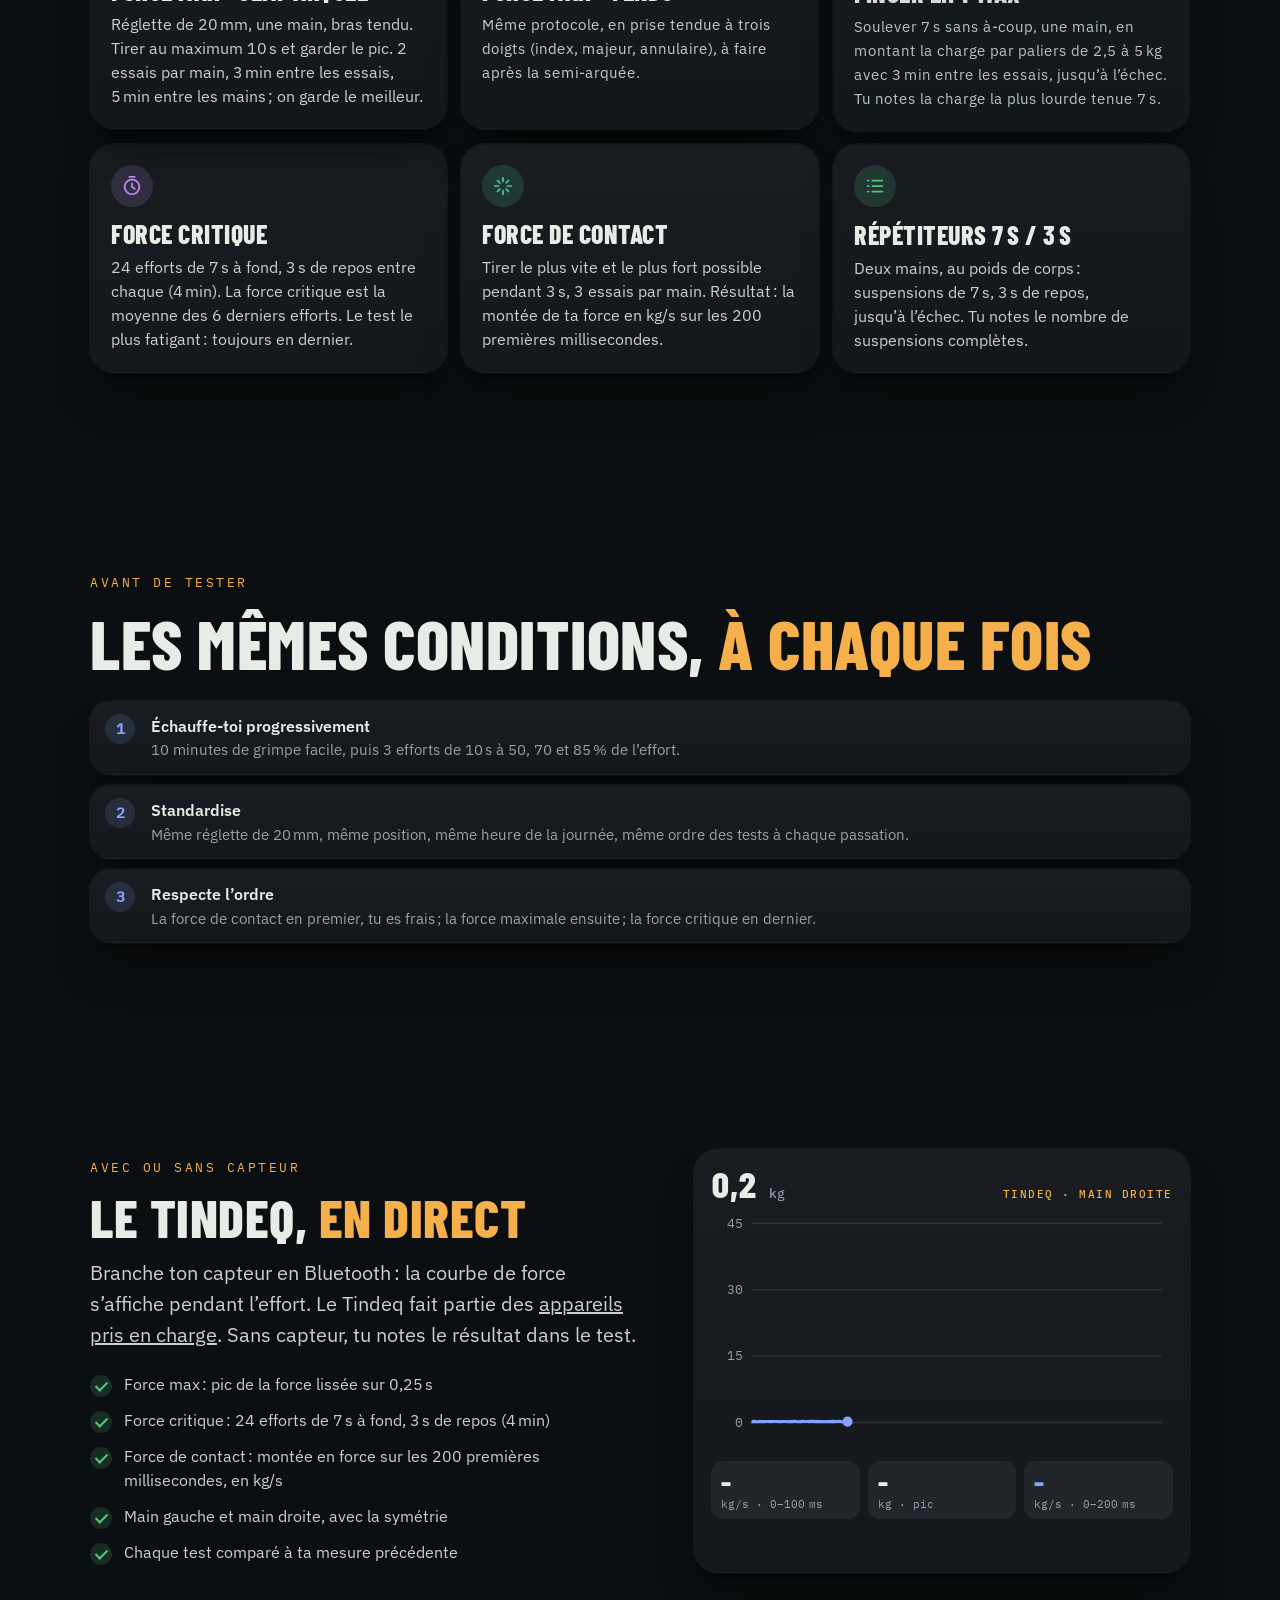
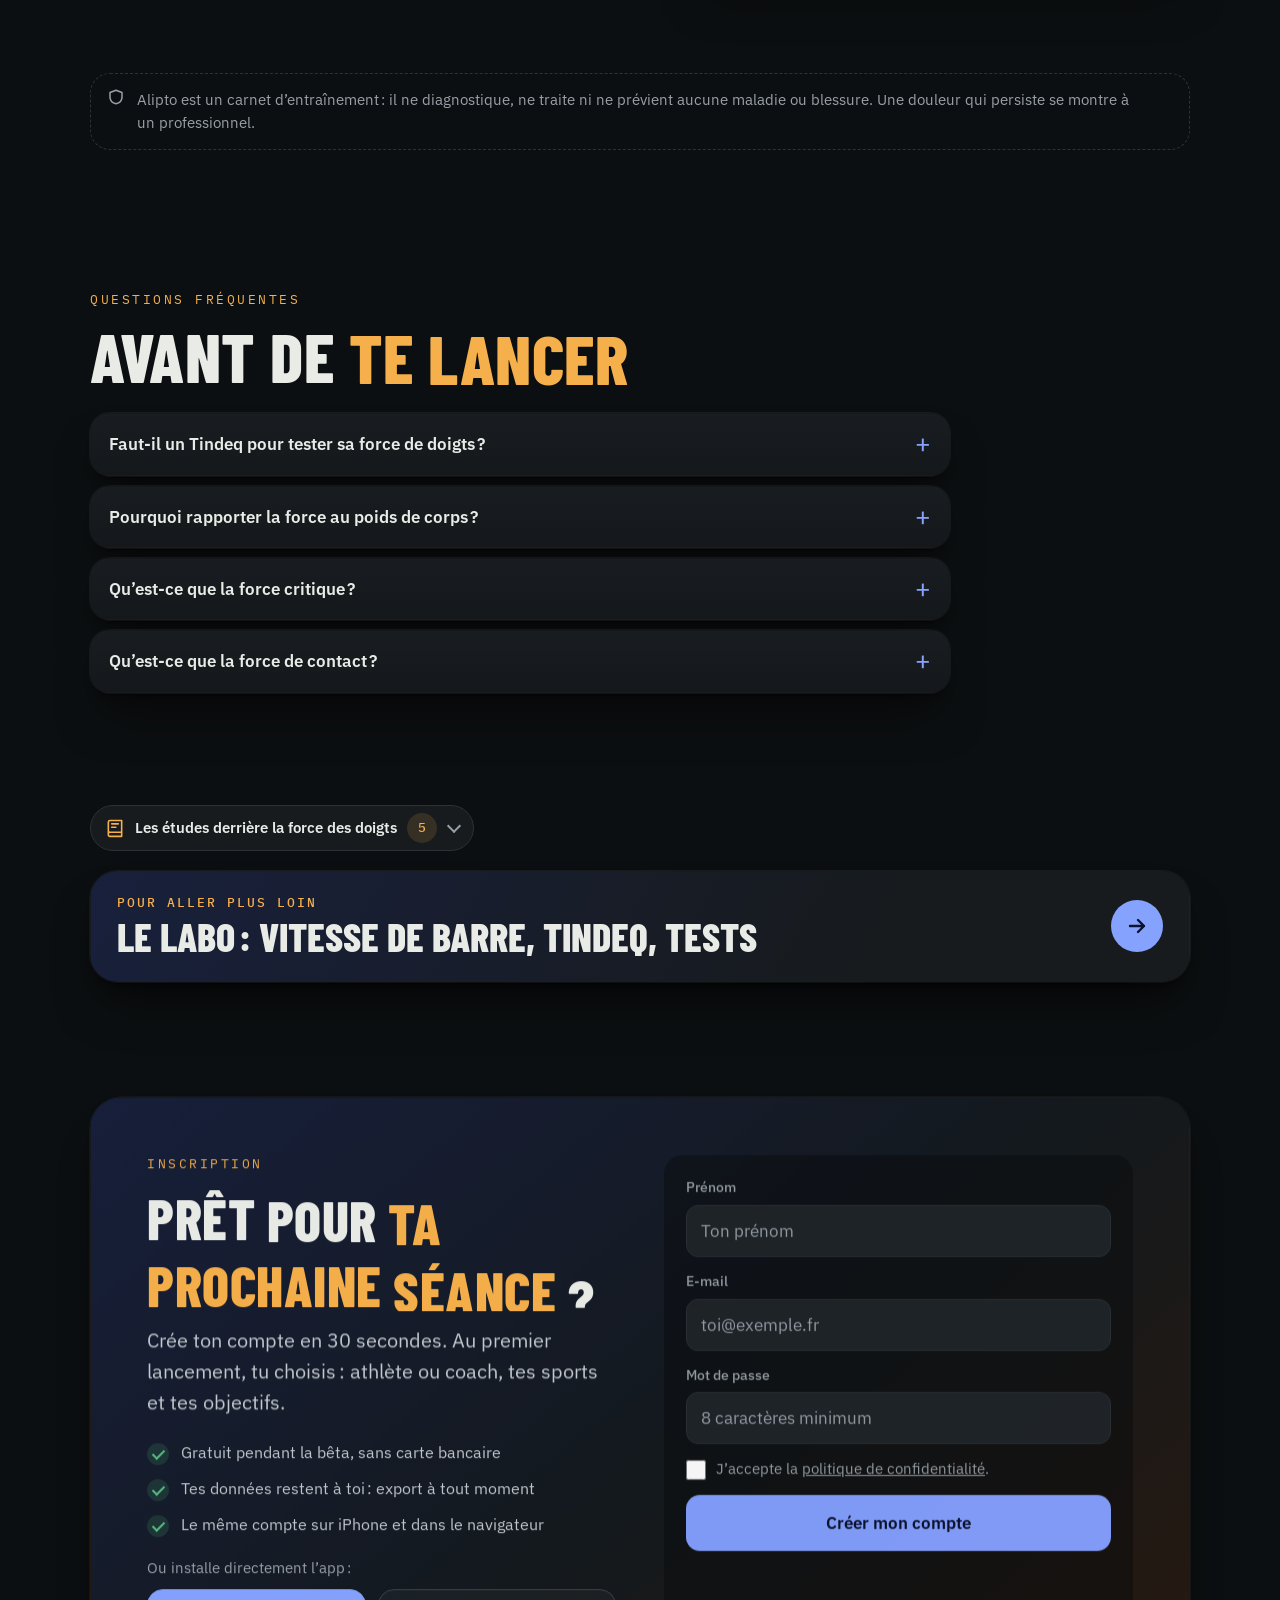
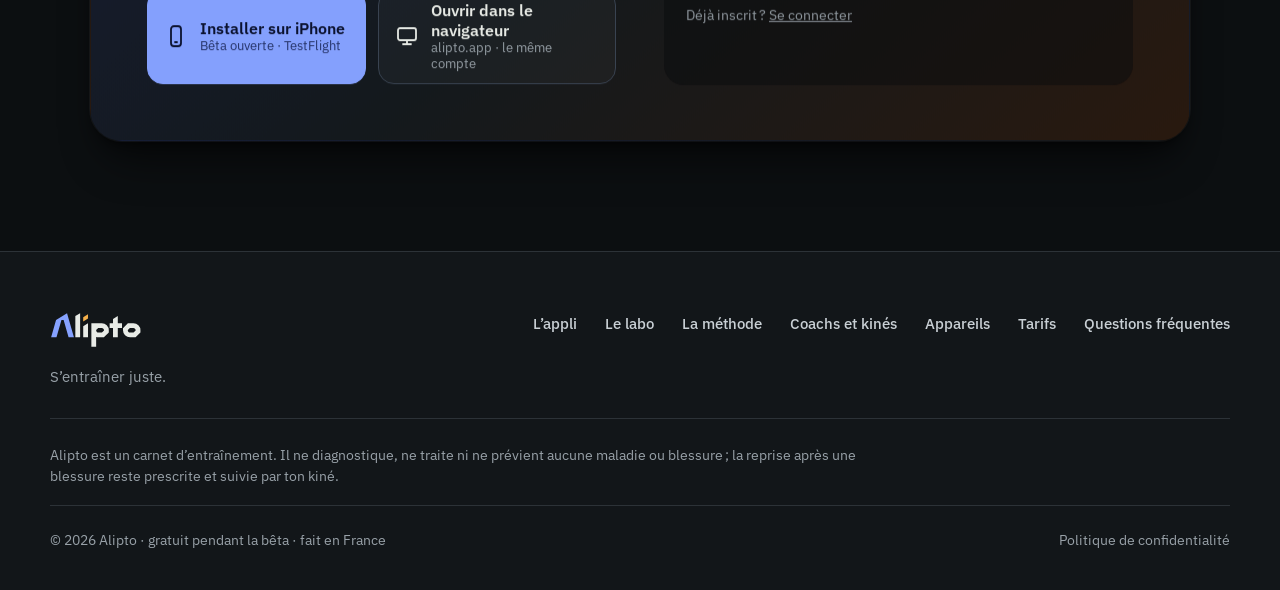
<file: tester-sa-force-de-doigts/index.html>
<!doctype html>
<html lang="fr" class="no-js">
<head>
<meta charset="utf-8">
<meta name="viewport" content="width=device-width, initial-scale=1, viewport-fit=cover">
<title>Tester sa force de doigts · protocoles et mesure · Alipto</title>
<meta name="description" content="Force max, finger lift, force critique, montée en force : les protocoles pour tester la force de tes doigts, avec ou sans Tindeq, et suivre tes résultats.">
<meta name="robots" content="noindex, follow">
<meta name="theme-color" content="#0f1214">
<meta property="og:title" content="Tester sa force de doigts · protocoles et mesure · Alipto">
<meta property="og:description" content="Force max, finger lift, force critique, montée en force : les protocoles pour tester la force de tes doigts, avec ou sans Tindeq, et suivre tes résultats.">
<meta property="og:image" content="https://alipto.app/media/og-force-doigts.jpg">
<meta property="og:image:width" content="1200">
<meta property="og:image:height" content="630">
<meta property="og:image:alt" content="Alipto, « Tester sa force de doigts » : une mesure au Tindeq sur un iPhone">
<meta property="og:url" content="https://alipto.app/tester-sa-force-de-doigts/">
<meta property="og:type" content="website">
<meta property="og:site_name" content="Alipto">
<meta property="og:locale" content="fr_FR">
<meta name="twitter:card" content="summary_large_image">
<meta name="twitter:title" content="Tester sa force de doigts · protocoles et mesure · Alipto">
<meta name="twitter:description" content="Force max, finger lift, force critique, montée en force : les protocoles pour tester la force de tes doigts, avec ou sans Tindeq, et suivre tes résultats.">
<meta name="twitter:image" content="https://alipto.app/media/og-force-doigts.jpg">
<meta name="twitter:image:alt" content="Alipto, « Tester sa force de doigts » : une mesure au Tindeq sur un iPhone">
<link rel="canonical" href="https://alipto.app/tester-sa-force-de-doigts/">
<link rel="icon" href="/favicon.svg" type="image/svg+xml">
<link rel="apple-touch-icon" href="/apple-touch-icon.png">
<link rel="preload" href="/fonts/barlow-condensed-latin-800-normal.woff2" as="font" type="font/woff2" crossorigin>
<link rel="stylesheet" href="/style.css">
<script type="application/ld+json">{"@context":"https://schema.org","@graph":[{"@type":"Organization","@id":"https://alipto.app/#organisation","name":"Alipto","url":"https://alipto.app/","logo":"https://alipto.app/apple-touch-icon.png"},{"@type":"WebSite","@id":"https://alipto.app/#site","url":"https://alipto.app/","name":"Alipto","inLanguage":"fr","publisher":{"@id":"https://alipto.app/#organisation"}},{"@type":"WebPage","@id":"https://alipto.app/tester-sa-force-de-doigts/#page","url":"https://alipto.app/tester-sa-force-de-doigts/","name":"Tester sa force de doigts · protocoles et mesure · Alipto","description":"Force max, finger lift, force critique, montée en force : les protocoles pour tester la force de tes doigts, avec ou sans Tindeq, et suivre tes résultats.","inLanguage":"fr","isPartOf":{"@id":"https://alipto.app/#site"}},{"@type":"BreadcrumbList","itemListElement":[{"@type":"ListItem","position":1,"name":"Accueil","item":"https://alipto.app/"},{"@type":"ListItem","position":2,"name":"Tester sa force de doigts","item":"https://alipto.app/tester-sa-force-de-doigts/"}]},{"@type":"FAQPage","mainEntity":[{"@type":"Question","name":"Faut-il un Tindeq pour tester sa force de doigts ?","acceptedAnswer":{"@type":"Answer","text":"Non. Un dynamomètre, ou un baudrier et des charges pour la version en suspension, suffit pour la force maximale. Le Tindeq ajoute la courbe en direct, et la force critique comme la force de contact demandent un capteur qui enregistre."}},{"@type":"Question","name":"Pourquoi rapporter la force au poids de corps ?","acceptedAnswer":{"@type":"Answer","text":"Parce que la force des fléchisseurs des doigts, rapportée au poids, fait partie des meilleurs prédicteurs du niveau en escalade d’après les études citées sur cette page."}},{"@type":"Question","name":"Qu’est-ce que la force critique ?","acceptedAnswer":{"@type":"Answer","text":"C’est la force que tu soutiens sur des efforts répétés : la moyenne des 6 derniers efforts d’un test de 24 efforts de 7 s, avec 3 s de repos entre chaque. Elle est liée au niveau en escalade."}},{"@type":"Question","name":"Qu’est-ce que la force de contact ?","acceptedAnswer":{"@type":"Answer","text":"C’est la montée en force (RFD) : de combien de kilos ta force monte chaque seconde sur les 200 premières millisecondes. Il n’y a pas de valeur de référence : compare-toi à toi-même. Le 0–100 ms est indicatif."}}]}]}</script>
</head>
<body class="pg-force-doigts inner">
<a class="skip" href="#contenu">Aller au contenu</a>
<header class="top" id="top">
  <a class="brand" href="/" aria-label="Alipto, accueil"><svg class="wmk" viewBox="-0.7 10 325.6 128" aria-label="Alipto" role="img"><path fill="currentColor" d="M183.4 50Q193.8 50 201.1 57.3Q208.4 64.6 208.4 75L208.4 82.6L191 100L171.4 100Q167.1 100 163.4 98.8L163.4 134L146.4 134L146.4 50L163.4 50L163.4 50.4L163.8 50ZM295.9 50Q306.3 50 313.6 57.3Q320.9 64.6 320.9 75L320.9 82.6L303.5 100L283.9 100Q273.5 100 266.2 92.7Q258.9 85.4 258.9 75L258.9 67.4L276.3 50ZM223.4 34.6L240.4 24L240.4 50L255.4 50L255.4 67L240.4 67L240.4 100L223.4 100L223.4 67L211.4 67L211.4 50L223.4 50ZM89.4 24.6L106.4 14L106.4 100L89.4 100ZM117.4 60.6L134.4 50L134.4 100L117.4 100ZM170.8 67L163.4 74.4L163.4 75Q163.4 78.3 165.7 80.7Q168.1 83 171.4 83L184 83L191.4 75.6L191.4 75Q191.4 71.7 189.1 69.3Q186.7 67 183.4 67ZM283.3 67L275.9 74.4L275.9 75Q275.9 78.3 278.2 80.7Q280.6 83 283.9 83L296.5 83L303.9 75.6L303.9 75Q303.9 71.7 301.6 69.3Q299.2 67 295.9 67Z"/><path fill="#86a2ff" d="M65.3 100L47.7 38L40 38L22.4 100L3.3 100L20.8 38.4L59.9 14L84.4 100Z"/><path fill="#f5b04b" d="M117.4 44L134.4 33.4L134.4 18.4L117.4 29Z"/></svg></a>
  <nav class="links" id="menu" aria-label="Pages">
    <a href="/appli/">L’appli</a><a href="/labo/">Le labo</a><a href="/methode/">La méthode</a><a href="/coachs/">Coachs et kinés</a><a href="/compatibilite/">Appareils</a><a href="/tarifs/">Tarifs</a>
    <a class="m-only" data-app href="/app/">Se connecter</a>
  </nav>
  <div class="top-cta">
    <a class="btn ghost" data-app href="/app/">Se connecter</a>
    <a class="btn primary sm roll" href="/inscription/"><span class="rl" data-t="Créer un compte"><span>Créer un compte</span></span></a>
    <button class="burger" type="button" aria-label="Menu" aria-expanded="false" aria-controls="menu"><i></i><i></i></button>
  </div>
</header>

<main id="contenu">
  <section class="phero ph-c">
    <div class="bgfx" aria-hidden="true"><div class="waves"></div><div class="glow g1"></div></div>
    <div class="ph-txt">
      <p class="eyebrow">Force des doigts</p>
      <h1 class="acc lg">Tester sa force de <span class="tl">doigts</span>, toujours dans les mêmes conditions</h1>
      <p class="lead">Une mesure ne vaut que si tu la refais de la même façon. Voici les tests de doigts d’Alipto, leur protocole et ce qu’ils mesurent.</p>
      <div class="hero-cta">
        <a class="cta-xl roll" href="https://testflight.apple.com/join/wXvy2Kus" rel="noopener"><span class="rl" data-t="Rejoindre la bêta iPhone"><span>Rejoindre la bêta iPhone</span></span><span class="cx-i" aria-hidden="true"><svg viewBox="0 0 24 24"><path d="M7 17 17 7M9 7h8v8"/></svg><svg viewBox="0 0 24 24"><path d="M7 17 17 7M9 7h8v8"/></svg></span></a>
        <p class="cx-sub"><i></i><span>Gratuit pendant la bêta, avec TestFlight. Sur ordinateur : <a href="/inscription/">crée un compte</a>.</span></p>
      </div>
    </div>
  </section>

  <section class="princ" id="pourquoi">
    <p class="eyebrow">Pourquoi mesurer</p>
    <h2 class="acc reveal">Un chiffre qui <em>se compare à toi-même</em></h2>
    <div class="pc-grid">
      <article class="pc reveal"><span class="pc-n">1</span><h3>Un bon indicateur</h3><p>La force des fléchisseurs des doigts, rapportée au poids de corps, fait partie des meilleurs prédicteurs du niveau en escalade.</p></article>
      <article class="pc reveal"><span class="pc-n">2</span><h3 class="acc">Fiable si standardisé</h3><p>Les tests sur réglette sont fiables à condition de garder la même prise, la même réglette et la même position.</p></article>
      <article class="pc reveal"><span class="pc-n">3</span><h3>Pour te suivre</h3><p>Alipto compare chaque test à ta mesure précédente. Pas de norme imposée : tu te compares à toi-même.</p></article>
    </div>
    
  </section>

  <section class="sports" id="tests-doigts">
    <div class="sec-head">
      <div><p class="eyebrow">Les tests de doigts</p><h2 class="reveal">Six tests, <em>un protocole chacun</em></h2></div>
      <p class="lead reveal">Chaque test a son protocole écrit dans l’appli, ses unités et son historique. Tu les passes seul ou en passation, et ton coach voit les résultats.</p>
    </div>
    <div class="sp-grid"><article class="sp reveal"><span class="ai" style="--c:var(--oil)"><svg viewBox="0 0 24 24" aria-hidden="true"><path d="M8 13V5a1.5 1.5 0 0 1 3 0v6M11 11V4a1.5 1.5 0 0 1 3 0v7M14 11V5a1.5 1.5 0 0 1 3 0v8c0 4-3 8-7 8-3 0-5-2-6-5l-1-4a1.5 1.5 0 0 1 3-.5L8 13"/></svg></span><h3 class="acc">Force max · semi-arquée</h3><p>Réglette de 20 mm, une main, bras tendu. Tirer au maximum 10 s et garder le pic. 2 essais par main, 3 min entre les essais, 5 min entre les mains ; on garde le meilleur.</p></article><article class="sp reveal"><span class="ai" style="--c:var(--oil)"><svg viewBox="0 0 24 24" aria-hidden="true"><path d="M8 13V5a1.5 1.5 0 0 1 3 0v6M11 11V4a1.5 1.5 0 0 1 3 0v7M14 11V5a1.5 1.5 0 0 1 3 0v8c0 4-3 8-7 8-3 0-5-2-6-5l-1-4a1.5 1.5 0 0 1 3-.5L8 13"/></svg></span><h3>Force max · tendu</h3><p>Même protocole, en prise tendue à trois doigts (index, majeur, annulaire), à faire après la semi-arquée.</p></article><article class="sp reveal"><span class="ai" style="--c:var(--accent)"><svg viewBox="0 0 24 24" aria-hidden="true"><path d="M6 8v8M18 8v8M3 10v4M21 10v4M6 12h12"/></svg></span><h3>Finger lift max</h3><p>Soulever 7 s sans à-coup, une main, en montant la charge par paliers de 2,5 à 5 kg avec 3 min entre les essais, jusqu’à l’échec. Tu notes la charge la plus lourde tenue 7 s.</p></article><article class="sp reveal"><span class="ai" style="--c:#bb8ef1"><svg viewBox="0 0 24 24" aria-hidden="true"><circle cx="12" cy="13" r="8"/><path d="M12 9v4l3 2M9 2h6"/></svg></span><h3>Force critique</h3><p>24 efforts de 7 s à fond, 3 s de repos entre chaque (4 min). La force critique est la moyenne des 6 derniers efforts. Le test le plus fatigant : toujours en dernier.</p></article><article class="sp reveal"><span class="ai" style="--c:#4fcaa5"><svg viewBox="0 0 24 24" aria-hidden="true"><path d="M12 3v4M12 17v4M3 12h4M17 12h4M6 6l2.5 2.5M15.5 15.5L18 18M6 18l2.5-2.5M15.5 8.5L18 6"/></svg></span><h3>Force de contact</h3><p>Tirer le plus vite et le plus fort possible pendant 3 s, 3 essais par main. Résultat : la montée de ta force en kg/s sur les 200 premières millisecondes.</p></article><article class="sp reveal"><span class="ai" style="--c:var(--good)"><svg viewBox="0 0 24 24" aria-hidden="true"><path d="M9 6h11M9 12h11M9 18h11M4 6h1M4 12h1M4 18h1"/></svg></span><h3 class="acc">Répétiteurs 7 s / 3 s</h3><p>Deux mains, au poids de corps : suspensions de 7 s, 3 s de repos, jusqu’à l’échec. Tu notes le nombre de suspensions complètes.</p></article></div>
    
  </section>

  <section class="princ" id="conditions">
    <p class="eyebrow">Avant de tester</p>
    <h2 class="acc reveal">Les mêmes conditions, <em>à chaque fois</em></h2>
    <ol class="howto">
      <li class="reveal"><b>Échauffe-toi progressivement</b><span>10 minutes de grimpe facile, puis 3 efforts de 10 s à 50, 70 et 85 % de l’effort.</span></li>
      <li class="reveal"><b>Standardise</b><span>Même réglette de 20 mm, même position, même heure de la journée, même ordre des tests à chaque passation.</span></li>
      <li class="reveal"><b>Respecte l’ordre</b><span>La force de contact en premier, tu es frais ; la force maximale ensuite ; la force critique en dernier.</span></li>
    </ol>
  </section>

  <section class="feat" id="tindeq">
    <div class="f-txt reveal">
      <p class="eyebrow">Avec ou sans capteur</p>
      <h2>Le Tindeq, <em>en direct</em></h2>
      <p class="lead">Branche ton capteur en Bluetooth : la courbe de force s’affiche pendant l’effort. Le Tindeq fait partie des <a href="/compatibilite/">appareils pris en charge</a>. Sans capteur, tu notes le résultat dans le test.</p>
      <ul class="ticks small"><li>Force max : pic de la force lissée sur 0,25 s</li><li>Force critique : 24 efforts de 7 s à fond, 3 s de repos (4 min)</li><li>Force de contact : montée en force sur les 200 premières millisecondes, en kg/s</li><li>Main gauche et main droite, avec la symétrie</li><li>Chaque test comparé à ta mesure précédente</li></ul>
    </div>
    <div class="f-viz reveal"><figure class="nut-fig"><div class="fsim lab" data-sim="force" role="img" aria-label="Exemple de mesure au Tindeq : la force monte de 0 à 41,6 kg ; montée en force 130 kg/s sur les 200 premières millisecondes">
      <div class="fs-top"><span class="fs-live"><b>0,0</b> kg</span><span class="fs-tag">Tindeq · main droite</span><span class="fs-zoom" aria-hidden="true">0–300 ms</span></div>
      <svg class="fs-svg" viewBox="0 0 320 170" aria-hidden="true">
        <g class="fs-grid"><line x1="28" y1="150" x2="312" y2="150"/><line x1="28" y1="104" x2="312" y2="104"/><line x1="28" y1="58" x2="312" y2="58"/><line x1="28" y1="12" x2="312" y2="12"/>
          <text x="22" y="153">0</text><text x="22" y="107">15</text><text x="22" y="61">30</text><text x="22" y="15">45</text></g>
        <clipPath id="fs-c-lab"><rect x="28" y="0" width="284" height="170"/></clipPath>
        <g clip-path="url(#fs-c-lab)"><rect class="fs-win" x="0" y="12" width="0" height="138"/>
        <path class="fs-path" d=""/><circle class="fs-dot" r="3.5" cx="28" cy="150"/>
        <g class="fs-m m100"><line y1="12" y2="150"/><text y="8">100 ms</text></g><g class="fs-m m200"><line y1="12" y2="150"/><text y="8">200 ms</text></g></g>
      </svg>
      <div class="fs-vals"><p><b class="v100">–</b><small>kg/s · 0–100 ms</small></p><p><b class="vpk">–</b><small>kg · pic</small></p><p class="main"><b class="v200">–</b><small>kg/s · 0–200 ms</small></p></div>
      <p class="fs-res" aria-hidden="true">Montée en force <b>130 kg/s</b></p>
    </div></figure></div>
  </section>
<section class="note-band"><p><span class="ci" style="--c:var(--muted)"><svg viewBox="0 0 24 24" aria-hidden="true"><path d="M12 3l8 3v6c0 5-3.5 8-8 9-4.5-1-8-4-8-9V6z"/></svg></span>Alipto est un carnet d’entraînement : il ne diagnostique, ne traite ni ne prévient aucune maladie ou blessure. Une douleur qui persiste se montre à un professionnel.</p></section><section class="faq" id="faq"><p class="eyebrow">Questions fréquentes</p><h2 class="reveal">Avant de <em>te lancer</em></h2><div class="qa"><details class="reveal"><summary>Faut-il un Tindeq pour tester sa force de doigts ?</summary><p>Non. Un dynamomètre, ou un baudrier et des charges pour la version en suspension, suffit pour la force maximale. Le Tindeq ajoute la courbe en direct, et la force critique comme la force de contact demandent un capteur qui enregistre.</p></details><details class="reveal"><summary>Pourquoi rapporter la force au poids de corps ?</summary><p>Parce que la force des fléchisseurs des doigts, rapportée au poids, fait partie des meilleurs prédicteurs du niveau en escalade d’après les études citées sur cette page.</p></details><details class="reveal"><summary>Qu’est-ce que la force critique ?</summary><p>C’est la force que tu soutiens sur des efforts répétés : la moyenne des 6 derniers efforts d’un test de 24 efforts de 7 s, avec 3 s de repos entre chaque. Elle est liée au niveau en escalade.</p></details><details class="reveal"><summary>Qu’est-ce que la force de contact ?</summary><p>C’est la montée en force (RFD) : de combien de kilos ta force monte chaque seconde sur les 200 premières millisecondes. Il n’y a pas de valeur de référence : compare-toi à toi-même. Le 0–100 ms est indicatif.</p></details></div></section><div class="srcp">
    <button type="button" class="src-pill" aria-expanded="false" aria-controls="src-doigts"><svg viewBox="0 0 24 24" aria-hidden="true"><path d="M4 19.5V5a2 2 0 0 1 2-2h14v14H6a2 2 0 0 0-2 2.5zM4 19.5A2 2 0 0 0 6 22h14v-5M8 7h8M8 11h5"/></svg><span>Les études derrière la force des doigts</span><b>5</b></button>
    <div class="src-panel" id="src-doigts" hidden>
      <ol class="src-cards"><li data-t="Hand–arm strength and endurance as predictors of climbing performance"><b>Baláš et al., 2012</b><span>Hand–arm strength and endurance as predictors of climbing performance</span></li><li data-t="Reliability and validity of finger strength and endurance measurements in rock climbing"><b>Michailov et al., 2018</b><span>Reliability and validity of finger strength and endurance measurements in rock climbing</span></li><li data-t="The determination of finger-flexor critical force in rock climbers"><b>Giles et al., 2019</b><span>The determination of finger-flexor critical force in rock climbers</span></li><li data-t="Four weeks of finger grip training increases the rate of force development and the maximal force in elite and top world-ranking climbers"><b>Levernier et Laffaye, 2019</b><span>Four weeks of finger grip training increases the rate of force development and the maximal force in elite and top world-ranking climbers</span></li><li data-t="Rate of force development: physiological and methodological considerations"><b>Maffiuletti et al., 2016</b><span>Rate of force development: physiological and methodological considerations</span></li></ol>
      <p class="src-more"><a href="/methode/#sources">Toutes les références citées dans l’appli</a></p>
    </div>
  </div>
  <a class="nextp" href="/labo/"><span><small>Pour aller plus loin</small><b>Le labo : vitesse de barre, Tindeq, tests</b></span><span class="np-i" style="--c:var(--accent)"><svg viewBox="0 0 24 24" aria-hidden="true"><path d="M5 12h14M13 6l6 6-6 6"/></svg></span></a>

  <section class="signup" id="inscription">
    <div class="s-card">
      <div class="s-txt">
        <p class="eyebrow">Inscription</p>
        <h2 class="acc">Prêt pour <em>ta prochaine séance</em> ?</h2>
        <p class="lead">Crée ton compte en 30 secondes. Au premier lancement, tu choisis : athlète ou coach, tes sports et tes objectifs.</p>
        <ul class="ticks small">
          <li>Gratuit pendant la bêta, sans carte bancaire</li>
          <li>Tes données restent à toi : export à tout moment</li>
          <li>Le même compte sur iPhone et dans le navigateur</li>
        </ul>
        <p class="or">Ou installe directement l’app :</p>
        <div class="ctas">
        <a class="cta-b primary" href="https://testflight.apple.com/join/wXvy2Kus" rel="noopener"><svg viewBox="0 0 24 24" aria-hidden="true"><rect x="7" y="2" width="10" height="20" rx="3"/><path d="M11 18h2"/></svg><span><b>Installer sur iPhone</b><small>Bêta ouverte · TestFlight</small></span></a>
        <a class="cta-b" data-app href="/app/"><svg viewBox="0 0 24 24" aria-hidden="true"><rect x="3" y="4" width="18" height="12" rx="2"/><path d="M8 20h8M12 16v4"/></svg><span><b>Ouvrir dans le navigateur</b><small>alipto.app · le même compte</small></span></a>
      </div>
      </div>
      <form class="form" id="signup" novalidate>
        <label>Prénom<input name="name" autocomplete="given-name" required maxlength="60" placeholder="Ton prénom"></label>
        <label>E-mail<input name="email" type="email" autocomplete="email" required placeholder="toi@exemple.fr"></label>
        <label>Mot de passe<input name="password" type="password" autocomplete="new-password" required minlength="8" placeholder="8 caractères minimum"></label>
        <label class="chk"><input type="checkbox" name="ok" required> <span>J’accepte la <a href="/confidentialite.html">politique de confidentialité</a>.</span></label>
        <button class="btn primary big" type="submit">Créer mon compte</button>
        <p class="msg" role="status" aria-live="polite"></p>
        <p class="tiny">Déjà inscrit ? <a data-app href="/app/">Se connecter</a></p>
      </form>
    </div>
  </section>
</main>

<footer class="foot">
  <div class="ft">
    <div class="ft-top">
      <div class="ft-id"><a class="ft-brand" href="/" aria-label="Alipto, accueil"><svg class="wmk" viewBox="-0.7 10 325.6 128" aria-label="Alipto" role="img"><path fill="currentColor" d="M183.4 50Q193.8 50 201.1 57.3Q208.4 64.6 208.4 75L208.4 82.6L191 100L171.4 100Q167.1 100 163.4 98.8L163.4 134L146.4 134L146.4 50L163.4 50L163.4 50.4L163.8 50ZM295.9 50Q306.3 50 313.6 57.3Q320.9 64.6 320.9 75L320.9 82.6L303.5 100L283.9 100Q273.5 100 266.2 92.7Q258.9 85.4 258.9 75L258.9 67.4L276.3 50ZM223.4 34.6L240.4 24L240.4 50L255.4 50L255.4 67L240.4 67L240.4 100L223.4 100L223.4 67L211.4 67L211.4 50L223.4 50ZM89.4 24.6L106.4 14L106.4 100L89.4 100ZM117.4 60.6L134.4 50L134.4 100L117.4 100ZM170.8 67L163.4 74.4L163.4 75Q163.4 78.3 165.7 80.7Q168.1 83 171.4 83L184 83L191.4 75.6L191.4 75Q191.4 71.7 189.1 69.3Q186.7 67 183.4 67ZM283.3 67L275.9 74.4L275.9 75Q275.9 78.3 278.2 80.7Q280.6 83 283.9 83L296.5 83L303.9 75.6L303.9 75Q303.9 71.7 301.6 69.3Q299.2 67 295.9 67Z"/><path fill="#86a2ff" d="M65.3 100L47.7 38L40 38L22.4 100L3.3 100L20.8 38.4L59.9 14L84.4 100Z"/><path fill="#f5b04b" d="M117.4 44L134.4 33.4L134.4 18.4L117.4 29Z"/></svg></a><p>S’entraîner juste.</p></div>
      <nav class="ft-nav" aria-label="Pied de page"><a href="/appli/">L’appli</a><a href="/labo/">Le labo</a><a href="/methode/">La méthode</a><a href="/coachs/">Coachs et kinés</a><a href="/compatibilite/">Appareils</a><a href="/tarifs/">Tarifs</a><a href="/tarifs/#faq">Questions fréquentes</a></nav>
    </div>
    <p class="ft-legal">Alipto est un carnet d’entraînement. Il ne diagnostique, ne traite ni ne prévient aucune maladie ou blessure ; la reprise après une blessure reste prescrite et suivie par ton kiné.</p>
    <div class="ft-bot"><span>© 2026 Alipto · gratuit pendant la bêta · fait en France</span><a href="/confidentialite.html">Politique de confidentialité</a></div>
  </div>
</footer>

<script src="/vendor/gsap.min.js" defer></script>
<script src="/vendor/ScrollTrigger.min.js" defer></script>
<script src="/vendor/SplitText.min.js" defer></script>
<script src="/vendor/DrawSVGPlugin.min.js" defer></script>
<script src="/main.js" defer></script>
<script type="module" src="/sim.js"></script>
</body>
</html>
</file>
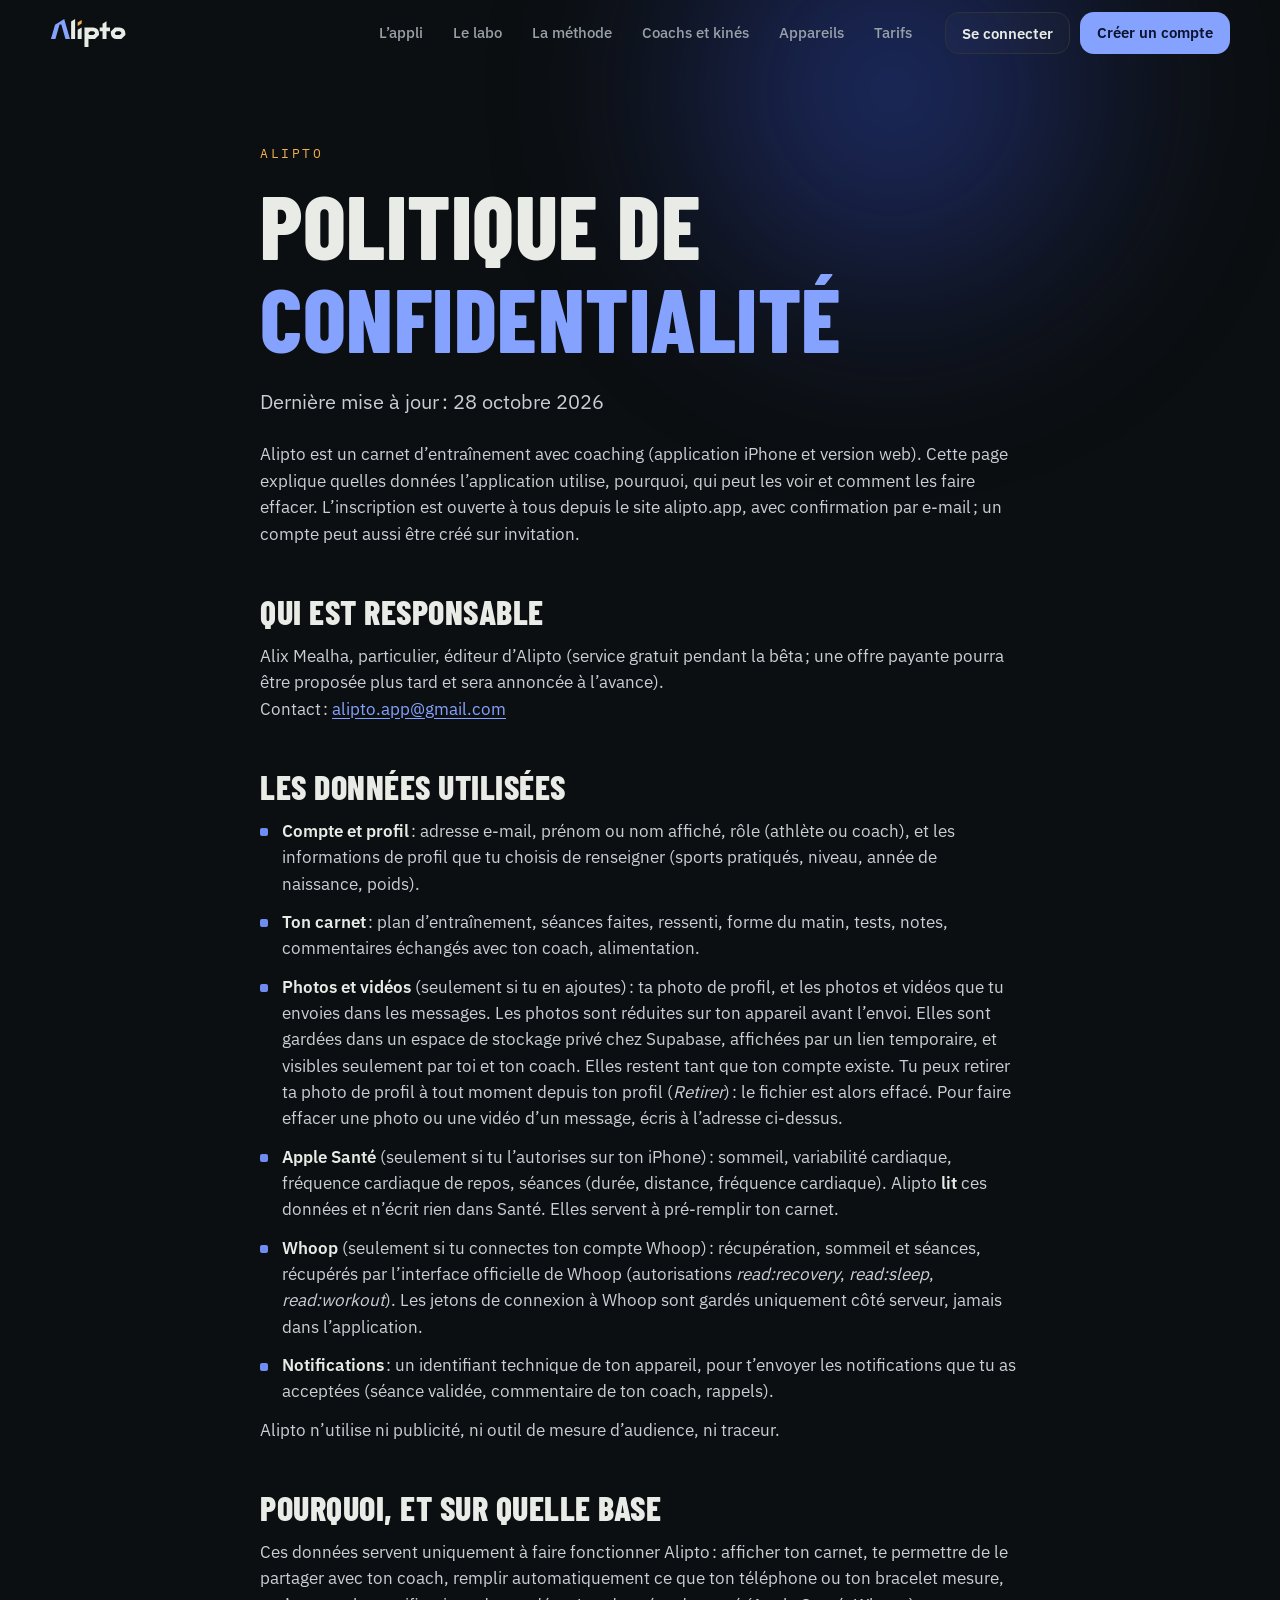
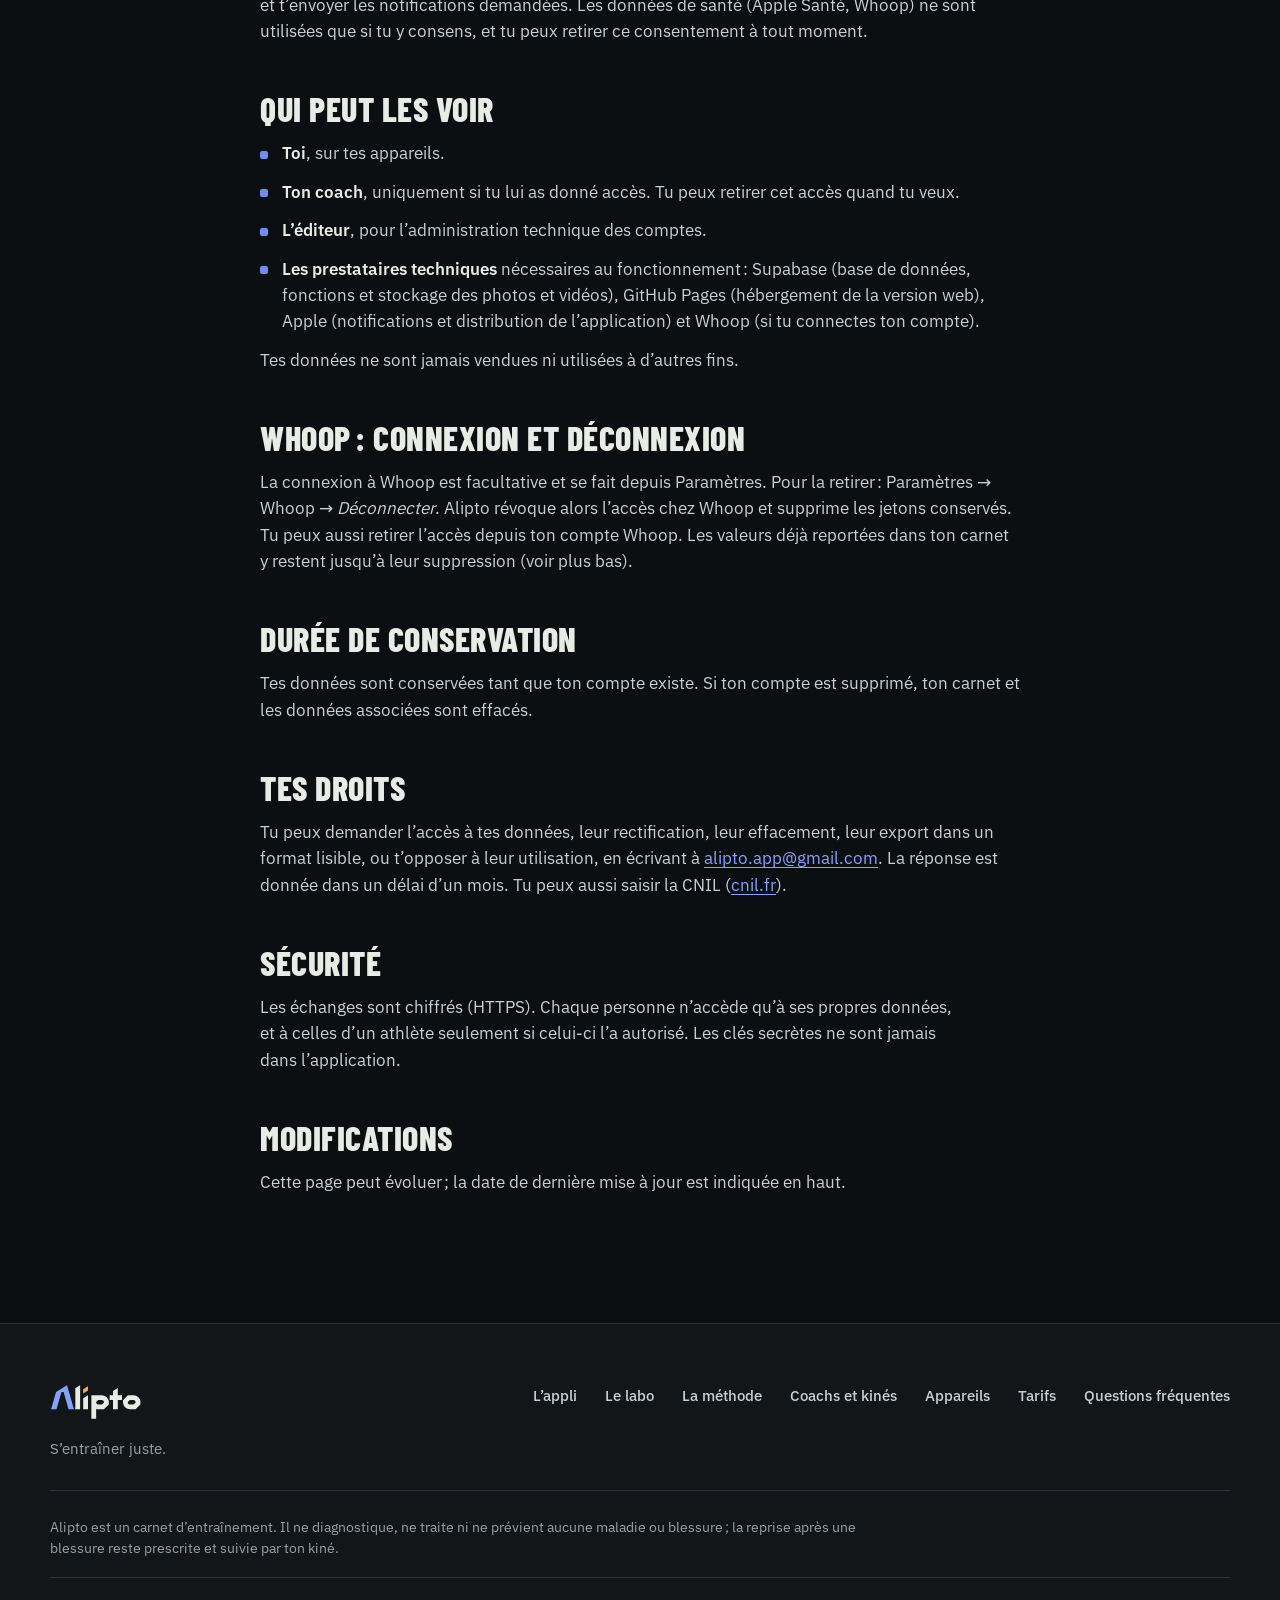
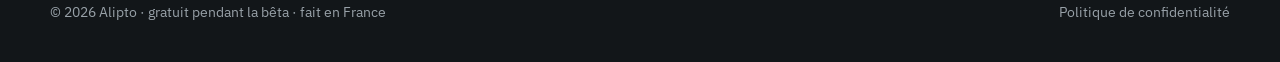
<file: confidentialite.html>
<!doctype html>
<html lang="fr" class="no-js">
<head>
<meta charset="utf-8">
<meta name="viewport" content="width=device-width, initial-scale=1, viewport-fit=cover">
<title>Politique de confidentialité · Alipto</title>
<meta name="description" content="Les données qu’Alipto utilise, pourquoi, qui peut les voir et comment les faire effacer.">
<meta name="robots" content="noindex, follow">
<meta name="theme-color" content="#0f1214">
<meta property="og:title" content="Politique de confidentialité · Alipto">
<meta property="og:description" content="Les données qu’Alipto utilise, pourquoi, qui peut les voir et comment les faire effacer.">
<meta property="og:image" content="https://alipto.app/media/og.jpg">
<meta property="og:image:width" content="1200">
<meta property="og:image:height" content="630">
<meta property="og:image:alt" content="Alipto : s’entraîner juste">
<meta property="og:url" content="https://alipto.app/confidentialite.html">
<meta property="og:type" content="website">
<meta property="og:site_name" content="Alipto">
<meta property="og:locale" content="fr_FR">
<meta name="twitter:card" content="summary_large_image">
<meta name="twitter:title" content="Politique de confidentialité · Alipto">
<meta name="twitter:description" content="Les données qu’Alipto utilise, pourquoi, qui peut les voir et comment les faire effacer.">
<meta name="twitter:image" content="https://alipto.app/media/og.jpg">
<meta name="twitter:image:alt" content="Alipto : s’entraîner juste">
<link rel="canonical" href="https://alipto.app/confidentialite.html">
<link rel="icon" href="/favicon.svg" type="image/svg+xml">
<link rel="apple-touch-icon" href="/apple-touch-icon.png">
<link rel="preload" href="/fonts/barlow-condensed-latin-800-normal.woff2" as="font" type="font/woff2" crossorigin>
<link rel="stylesheet" href="/style.css">
<script type="application/ld+json">{"@context":"https://schema.org","@graph":[{"@type":"Organization","@id":"https://alipto.app/#organisation","name":"Alipto","url":"https://alipto.app/","logo":"https://alipto.app/apple-touch-icon.png"},{"@type":"WebSite","@id":"https://alipto.app/#site","url":"https://alipto.app/","name":"Alipto","inLanguage":"fr","publisher":{"@id":"https://alipto.app/#organisation"}},{"@type":"WebPage","@id":"https://alipto.app/confidentialite.html#page","url":"https://alipto.app/confidentialite.html","name":"Politique de confidentialité · Alipto","description":"Les données qu’Alipto utilise, pourquoi, qui peut les voir et comment les faire effacer.","inLanguage":"fr","isPartOf":{"@id":"https://alipto.app/#site"}},{"@type":"BreadcrumbList","itemListElement":[{"@type":"ListItem","position":1,"name":"Accueil","item":"https://alipto.app/"},{"@type":"ListItem","position":2,"name":"Confidentialité","item":"https://alipto.app/confidentialite.html"}]}]}</script>
</head>
<body class="pg-confidentialite inner">
<a class="skip" href="#contenu">Aller au contenu</a>
<header class="top" id="top">
  <a class="brand" href="/" aria-label="Alipto, accueil"><svg class="wmk" viewBox="-0.7 10 325.6 128" aria-label="Alipto" role="img"><path fill="currentColor" d="M183.4 50Q193.8 50 201.1 57.3Q208.4 64.6 208.4 75L208.4 82.6L191 100L171.4 100Q167.1 100 163.4 98.8L163.4 134L146.4 134L146.4 50L163.4 50L163.4 50.4L163.8 50ZM295.9 50Q306.3 50 313.6 57.3Q320.9 64.6 320.9 75L320.9 82.6L303.5 100L283.9 100Q273.5 100 266.2 92.7Q258.9 85.4 258.9 75L258.9 67.4L276.3 50ZM223.4 34.6L240.4 24L240.4 50L255.4 50L255.4 67L240.4 67L240.4 100L223.4 100L223.4 67L211.4 67L211.4 50L223.4 50ZM89.4 24.6L106.4 14L106.4 100L89.4 100ZM117.4 60.6L134.4 50L134.4 100L117.4 100ZM170.8 67L163.4 74.4L163.4 75Q163.4 78.3 165.7 80.7Q168.1 83 171.4 83L184 83L191.4 75.6L191.4 75Q191.4 71.7 189.1 69.3Q186.7 67 183.4 67ZM283.3 67L275.9 74.4L275.9 75Q275.9 78.3 278.2 80.7Q280.6 83 283.9 83L296.5 83L303.9 75.6L303.9 75Q303.9 71.7 301.6 69.3Q299.2 67 295.9 67Z"/><path fill="#86a2ff" d="M65.3 100L47.7 38L40 38L22.4 100L3.3 100L20.8 38.4L59.9 14L84.4 100Z"/><path fill="#f5b04b" d="M117.4 44L134.4 33.4L134.4 18.4L117.4 29Z"/></svg></a>
  <nav class="links" id="menu" aria-label="Pages">
    <a href="/appli/">L’appli</a><a href="/labo/">Le labo</a><a href="/methode/">La méthode</a><a href="/coachs/">Coachs et kinés</a><a href="/compatibilite/">Appareils</a><a href="/tarifs/">Tarifs</a>
    <a class="m-only" data-app href="/app/">Se connecter</a>
  </nav>
  <div class="top-cta">
    <a class="btn ghost" data-app href="/app/">Se connecter</a>
    <a class="btn primary sm roll" href="/inscription/"><span class="rl" data-t="Créer un compte"><span>Créer un compte</span></span></a>
    <button class="burger" type="button" aria-label="Menu" aria-expanded="false" aria-controls="menu"><i></i><i></i></button>
  </div>
</header>

<main id="contenu"><section class="phero"><div class="bgfx" aria-hidden="true"><div class="glow g1"></div></div>
  <p class="eyebrow">Alipto</p><h1 class="acc">Politique de <em>confidentialité</em></h1>
  <p class="lead">Dernière mise à jour : 28 octobre 2026</p>
</section>
<article class="legal">

<p>Alipto est un carnet d’entraînement avec coaching (application iPhone et version web). Cette page explique quelles données l’application utilise, pourquoi, qui peut les voir et comment les faire effacer. L’inscription est ouverte à tous depuis le site alipto.app, avec confirmation par e-mail ; un compte peut aussi être créé sur invitation.</p>

<h2>Qui est responsable</h2>
<p>Alix Mealha, particulier, éditeur d’Alipto (service gratuit pendant la bêta ; une offre payante pourra être proposée plus tard et sera annoncée à l’avance).<br>
Contact : <a href="mailto:alipto.app@gmail.com">alipto.app@gmail.com</a></p>

<h2 class="acc">Les données utilisées</h2>
<ul>
<li><b>Compte et profil</b> : adresse e-mail, prénom ou nom affiché, rôle (athlète ou coach), et les informations de profil que tu choisis de renseigner (sports pratiqués, niveau, année de naissance, poids).</li>
<li><b>Ton carnet</b> : plan d’entraînement, séances faites, ressenti, forme du matin, tests, notes, commentaires échangés avec ton coach, alimentation.</li>
<li><b>Photos et vidéos</b> (seulement si tu en ajoutes) : ta photo de profil, et les photos et vidéos que tu envoies dans les messages. Les photos sont réduites sur ton appareil avant l’envoi. Elles sont gardées dans un espace de stockage privé chez Supabase, affichées par un lien temporaire, et visibles seulement par toi et ton coach. Elles restent tant que ton compte existe. Tu peux retirer ta photo de profil à tout moment depuis ton profil (<i>Retirer</i>) : le fichier est alors effacé. Pour faire effacer une photo ou une vidéo d’un message, écris à l’adresse ci-dessus.</li>
<li><b>Apple Santé</b> (seulement si tu l’autorises sur ton iPhone) : sommeil, variabilité cardiaque, fréquence cardiaque de repos, séances (durée, distance, fréquence cardiaque). Alipto <b>lit</b> ces données et n’écrit rien dans Santé. Elles servent à pré-remplir ton carnet.</li>
<li><b>Whoop</b> (seulement si tu connectes ton compte Whoop) : récupération, sommeil et séances, récupérés par l’interface officielle de Whoop (autorisations <i>read:recovery</i>, <i>read:sleep</i>, <i>read:workout</i>). Les jetons de connexion à Whoop sont gardés uniquement côté serveur, jamais dans l’application.</li>
<li><b>Notifications</b> : un identifiant technique de ton appareil, pour t’envoyer les notifications que tu as acceptées (séance validée, commentaire de ton coach, rappels).</li>
</ul>
<p>Alipto n’utilise ni publicité, ni outil de mesure d’audience, ni traceur.</p>

<h2>Pourquoi, et sur quelle base</h2>
<p>Ces données servent uniquement à faire fonctionner Alipto : afficher ton carnet, te permettre de le partager avec ton coach, remplir automatiquement ce que ton téléphone ou ton bracelet mesure, et t’envoyer les notifications demandées. Les données de santé (Apple Santé, Whoop) ne sont utilisées que si tu y consens, et tu peux retirer ce consentement à tout moment.</p>

<h2>Qui peut les voir</h2>
<ul>
<li><b>Toi</b>, sur tes appareils.</li>
<li><b>Ton coach</b>, uniquement si tu lui as donné accès. Tu peux retirer cet accès quand tu veux.</li>
<li><b>L’éditeur</b>, pour l’administration technique des comptes.</li>
<li><b>Les prestataires techniques</b> nécessaires au fonctionnement : Supabase (base de données, fonctions et stockage des photos et vidéos), GitHub Pages (hébergement de la version web), Apple (notifications et distribution de l’application) et Whoop (si tu connectes ton compte).</li>
</ul>
<p>Tes données ne sont jamais vendues ni utilisées à d’autres fins.</p>

<h2 class="acc">Whoop : connexion et déconnexion</h2>
<p>La connexion à Whoop est facultative et se fait depuis Paramètres. Pour la retirer : Paramètres → Whoop → <i>Déconnecter</i>. Alipto révoque alors l’accès chez Whoop et supprime les jetons conservés. Tu peux aussi retirer l’accès depuis ton compte Whoop. Les valeurs déjà reportées dans ton carnet y restent jusqu’à leur suppression (voir plus bas).</p>

<h2 class="acc">Durée de conservation</h2>
<p>Tes données sont conservées tant que ton compte existe. Si ton compte est supprimé, ton carnet et les données associées sont effacés.</p>

<h2>Tes droits</h2>
<p>Tu peux demander l’accès à tes données, leur rectification, leur effacement, leur export dans un format lisible, ou t’opposer à leur utilisation, en écrivant à <a href="mailto:alipto.app@gmail.com">alipto.app@gmail.com</a>. La réponse est donnée dans un délai d’un mois. Tu peux aussi saisir la CNIL (<a href="https://www.cnil.fr">cnil.fr</a>).</p>

<h2 class="acc">Sécurité</h2>
<p>Les échanges sont chiffrés (HTTPS). Chaque personne n’accède qu’à ses propres données, et à celles d’un athlète seulement si celui-ci l’a autorisé. Les clés secrètes ne sont jamais dans l’application.</p>

<h2>Modifications</h2>
<p>Cette page peut évoluer ; la date de dernière mise à jour est indiquée en haut.</p>
</article></main>

<footer class="foot">
  <div class="ft">
    <div class="ft-top">
      <div class="ft-id"><a class="ft-brand" href="/" aria-label="Alipto, accueil"><svg class="wmk" viewBox="-0.7 10 325.6 128" aria-label="Alipto" role="img"><path fill="currentColor" d="M183.4 50Q193.8 50 201.1 57.3Q208.4 64.6 208.4 75L208.4 82.6L191 100L171.4 100Q167.1 100 163.4 98.8L163.4 134L146.4 134L146.4 50L163.4 50L163.4 50.4L163.8 50ZM295.9 50Q306.3 50 313.6 57.3Q320.9 64.6 320.9 75L320.9 82.6L303.5 100L283.9 100Q273.5 100 266.2 92.7Q258.9 85.4 258.9 75L258.9 67.4L276.3 50ZM223.4 34.6L240.4 24L240.4 50L255.4 50L255.4 67L240.4 67L240.4 100L223.4 100L223.4 67L211.4 67L211.4 50L223.4 50ZM89.4 24.6L106.4 14L106.4 100L89.4 100ZM117.4 60.6L134.4 50L134.4 100L117.4 100ZM170.8 67L163.4 74.4L163.4 75Q163.4 78.3 165.7 80.7Q168.1 83 171.4 83L184 83L191.4 75.6L191.4 75Q191.4 71.7 189.1 69.3Q186.7 67 183.4 67ZM283.3 67L275.9 74.4L275.9 75Q275.9 78.3 278.2 80.7Q280.6 83 283.9 83L296.5 83L303.9 75.6L303.9 75Q303.9 71.7 301.6 69.3Q299.2 67 295.9 67Z"/><path fill="#86a2ff" d="M65.3 100L47.7 38L40 38L22.4 100L3.3 100L20.8 38.4L59.9 14L84.4 100Z"/><path fill="#f5b04b" d="M117.4 44L134.4 33.4L134.4 18.4L117.4 29Z"/></svg></a><p>S’entraîner juste.</p></div>
      <nav class="ft-nav" aria-label="Pied de page"><a href="/appli/">L’appli</a><a href="/labo/">Le labo</a><a href="/methode/">La méthode</a><a href="/coachs/">Coachs et kinés</a><a href="/compatibilite/">Appareils</a><a href="/tarifs/">Tarifs</a><a href="/tarifs/#faq">Questions fréquentes</a></nav>
    </div>
    <p class="ft-legal">Alipto est un carnet d’entraînement. Il ne diagnostique, ne traite ni ne prévient aucune maladie ou blessure ; la reprise après une blessure reste prescrite et suivie par ton kiné.</p>
    <div class="ft-bot"><span>© 2026 Alipto · gratuit pendant la bêta · fait en France</span><a href="/confidentialite.html">Politique de confidentialité</a></div>
  </div>
</footer>

<script src="/main.js" defer></script>
</body>
</html>
</file>
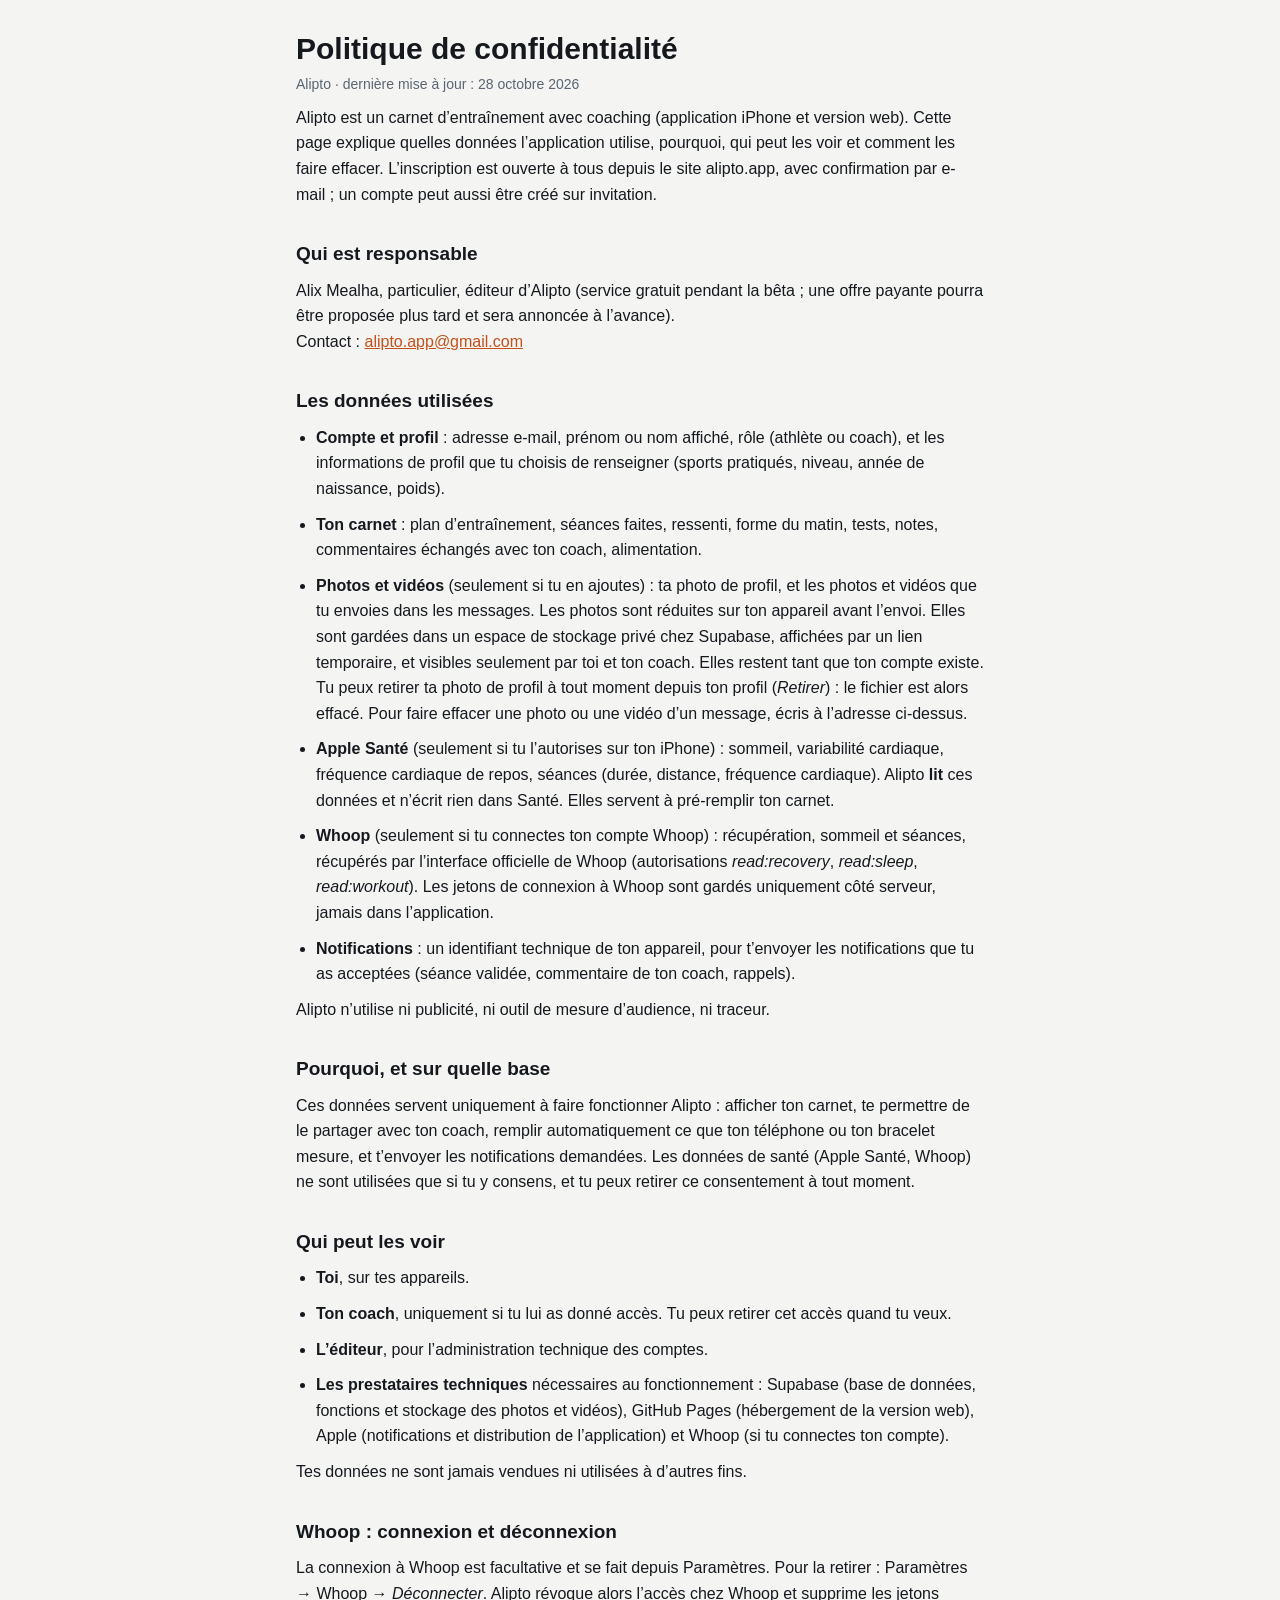
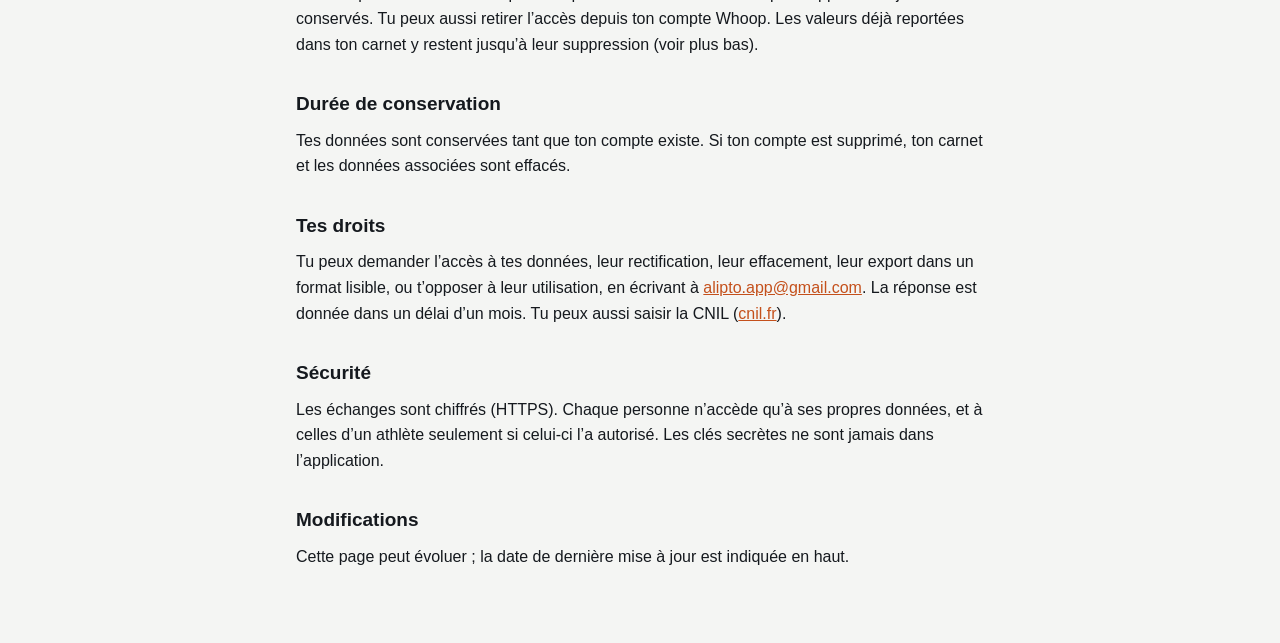
<file: app/confidentialite.html>
<!doctype html>
<html lang="fr">
<head>
<meta charset="utf-8">
<meta name="viewport" content="width=device-width, initial-scale=1">
<meta name="robots" content="noindex">
<title>Alipto · Politique de confidentialité</title>
<style>
:root{--bg:#f4f5f3;--surface:#fff;--ink:#15191e;--muted:#5b6470;--rule:#d9ddd9;--accent:#c4501b}
@media (prefers-color-scheme:dark){:root{--bg:#15191e;--surface:#1d2229;--ink:#eef0ee;--muted:#a3abb5;--rule:#2f3640;--accent:#ff8a4d}}
*{box-sizing:border-box}
body{margin:0;background:var(--bg);color:var(--ink);font:16px/1.6 -apple-system,BlinkMacSystemFont,"Segoe UI",Roboto,sans-serif}
main{max-width:720px;margin:0 auto;padding:32px 16px 64px}
h1{font-size:30px;line-height:1.15;margin:0 0 6px}
h2{font-size:19px;margin:32px 0 8px}
p,li{margin:0 0 10px}
ul{padding-left:20px;margin:0 0 10px}
.muted{color:var(--muted);font-size:14px}
.card{background:var(--surface);border:1px solid var(--rule);border-radius:14px;padding:16px 18px;margin:14px 0}
a{color:var(--accent)}
</style>
</head>
<body>
<main>
<h1>Politique de confidentialité</h1>
<p class="muted">Alipto · dernière mise à jour : 28 octobre 2026</p>

<p>Alipto est un carnet d’entraînement avec coaching (application iPhone et version web). Cette page explique quelles données l’application utilise, pourquoi, qui peut les voir et comment les faire effacer. L’inscription est ouverte à tous depuis le site alipto.app, avec confirmation par e-mail ; un compte peut aussi être créé sur invitation.</p>

<h2>Qui est responsable</h2>
<p>Alix Mealha, particulier, éditeur d’Alipto (service gratuit pendant la bêta ; une offre payante pourra être proposée plus tard et sera annoncée à l’avance).<br>
Contact : <a href="mailto:alipto.app@gmail.com">alipto.app@gmail.com</a></p>

<h2>Les données utilisées</h2>
<ul>
<li><b>Compte et profil</b> : adresse e-mail, prénom ou nom affiché, rôle (athlète ou coach), et les informations de profil que tu choisis de renseigner (sports pratiqués, niveau, année de naissance, poids).</li>
<li><b>Ton carnet</b> : plan d’entraînement, séances faites, ressenti, forme du matin, tests, notes, commentaires échangés avec ton coach, alimentation.</li>
<li><b>Photos et vidéos</b> (seulement si tu en ajoutes) : ta photo de profil, et les photos et vidéos que tu envoies dans les messages. Les photos sont réduites sur ton appareil avant l’envoi. Elles sont gardées dans un espace de stockage privé chez Supabase, affichées par un lien temporaire, et visibles seulement par toi et ton coach. Elles restent tant que ton compte existe. Tu peux retirer ta photo de profil à tout moment depuis ton profil (<i>Retirer</i>) : le fichier est alors effacé. Pour faire effacer une photo ou une vidéo d’un message, écris à l’adresse ci-dessus.</li>
<li><b>Apple Santé</b> (seulement si tu l’autorises sur ton iPhone) : sommeil, variabilité cardiaque, fréquence cardiaque de repos, séances (durée, distance, fréquence cardiaque). Alipto <b>lit</b> ces données et n’écrit rien dans Santé. Elles servent à pré-remplir ton carnet.</li>
<li><b>Whoop</b> (seulement si tu connectes ton compte Whoop) : récupération, sommeil et séances, récupérés par l’interface officielle de Whoop (autorisations <i>read:recovery</i>, <i>read:sleep</i>, <i>read:workout</i>). Les jetons de connexion à Whoop sont gardés uniquement côté serveur, jamais dans l’application.</li>
<li><b>Notifications</b> : un identifiant technique de ton appareil, pour t’envoyer les notifications que tu as acceptées (séance validée, commentaire de ton coach, rappels).</li>
</ul>
<p>Alipto n’utilise ni publicité, ni outil de mesure d’audience, ni traceur.</p>

<h2>Pourquoi, et sur quelle base</h2>
<p>Ces données servent uniquement à faire fonctionner Alipto : afficher ton carnet, te permettre de le partager avec ton coach, remplir automatiquement ce que ton téléphone ou ton bracelet mesure, et t’envoyer les notifications demandées. Les données de santé (Apple Santé, Whoop) ne sont utilisées que si tu y consens, et tu peux retirer ce consentement à tout moment.</p>

<h2>Qui peut les voir</h2>
<ul>
<li><b>Toi</b>, sur tes appareils.</li>
<li><b>Ton coach</b>, uniquement si tu lui as donné accès. Tu peux retirer cet accès quand tu veux.</li>
<li><b>L’éditeur</b>, pour l’administration technique des comptes.</li>
<li><b>Les prestataires techniques</b> nécessaires au fonctionnement : Supabase (base de données, fonctions et stockage des photos et vidéos), GitHub Pages (hébergement de la version web), Apple (notifications et distribution de l’application) et Whoop (si tu connectes ton compte).</li>
</ul>
<p>Tes données ne sont jamais vendues ni utilisées à d’autres fins.</p>

<h2>Whoop : connexion et déconnexion</h2>
<p>La connexion à Whoop est facultative et se fait depuis Paramètres. Pour la retirer : Paramètres → Whoop → <i>Déconnecter</i>. Alipto révoque alors l’accès chez Whoop et supprime les jetons conservés. Tu peux aussi retirer l’accès depuis ton compte Whoop. Les valeurs déjà reportées dans ton carnet y restent jusqu’à leur suppression (voir plus bas).</p>

<h2>Durée de conservation</h2>
<p>Tes données sont conservées tant que ton compte existe. Si ton compte est supprimé, ton carnet et les données associées sont effacés.</p>

<h2>Tes droits</h2>
<p>Tu peux demander l’accès à tes données, leur rectification, leur effacement, leur export dans un format lisible, ou t’opposer à leur utilisation, en écrivant à <a href="mailto:alipto.app@gmail.com">alipto.app@gmail.com</a>. La réponse est donnée dans un délai d’un mois. Tu peux aussi saisir la CNIL (<a href="https://www.cnil.fr">cnil.fr</a>).</p>

<h2>Sécurité</h2>
<p>Les échanges sont chiffrés (HTTPS). Chaque personne n’accède qu’à ses propres données, et à celles d’un athlète seulement si celui-ci l’a autorisé. Les clés secrètes ne sont jamais dans l’application.</p>

<h2>Modifications</h2>
<p>Cette page peut évoluer ; la date de dernière mise à jour est indiquée en haut.</p>
</main>
</body>
</html>
</file>
<file: style.css>
@font-face{font-family:BC;src:url(fonts/barlow-condensed-latin-800-normal.woff2) format('woff2');font-weight:800;font-display:swap}
@font-face{font-family:PS;src:url(fonts/ibm-plex-sans-latin-400-normal.woff2) format('woff2');font-weight:400;font-display:swap}
@font-face{font-family:PS;src:url(fonts/ibm-plex-sans-latin-500-normal.woff2) format('woff2');font-weight:500;font-display:swap}
@font-face{font-family:PS;src:url(fonts/ibm-plex-sans-latin-600-normal.woff2) format('woff2');font-weight:600;font-display:swap}
@font-face{font-family:PM;src:url(fonts/ibm-plex-mono-latin-400-normal.woff2) format('woff2');font-weight:400;font-display:swap}
@font-face{font-family:PM;src:url(fonts/ibm-plex-mono-latin-500-normal.woff2) format('woff2');font-weight:500;font-display:swap}

:root{
  --bg:#0c0f11;--bg2:#121619;--surface:#171b1e;--sunk:#21262a;--rule:#2c3237;
  --ink:#e8ebe6;--ink2:#c9d0d5;--muted:#98a1a8;--warn:#e3a23e;--accent:#86a2ff;--accent2:#6f8cf0;--oil:#f5b04b;--good:#58c482;--crit:#ff7b6c;
  --r:22px;--max:1180px;--pad:clamp(16px,4vw,40px);--gap:clamp(80px,9vw,128px)
}
*{box-sizing:border-box;margin:0}
html{scroll-behavior:smooth;-webkit-text-size-adjust:100%}
@media (prefers-reduced-motion:reduce){html{scroll-behavior:auto}}
body{background:var(--bg);color:var(--ink);font-family:PS,system-ui,sans-serif;font-size:17px;line-height:1.55;overflow-x:hidden;overflow-x:clip;-webkit-font-smoothing:antialiased}
img,video{display:block;max-width:100%;height:auto}
a{color:inherit}
em{font-style:normal;color:var(--accent)}
.skip{position:absolute;left:-999px;top:8px;background:var(--accent);color:#0c1330;padding:8px 14px;border-radius:10px;z-index:100}
.skip:focus{left:8px}
h1,h2,h3{font-family:BC,Impact,sans-serif;font-weight:800;text-transform:uppercase;letter-spacing:.5px;line-height:.92}
h2{font-size:clamp(40px,6.4vw,84px)}
h3{font-size:clamp(26px,3vw,34px);line-height:1}
.eyebrow{font-family:PM;font-size:13px;letter-spacing:2.5px;text-transform:uppercase;color:var(--oil);margin-bottom:14px}
.lead{font-size:clamp(17px,1.6vw,20px);color:var(--ink2);max-width:38em}
.tiny{font-size:13.5px;color:var(--muted)}

.btn{display:inline-flex;align-items:center;justify-content:center;gap:8px;min-height:50px;padding:0 22px;border-radius:14px;font:600 16px PS,sans-serif;text-decoration:none;border:1px solid transparent;cursor:pointer;transition:transform .15s,background .2s,border-color .2s;white-space:nowrap}
.btn:active{transform:scale(.97)}
.btn.primary{background:var(--accent);color:#0c1330}
.btn.primary:hover{background:#9db4ff}
.btn.ghost{border-color:var(--rule);color:var(--ink);background:rgba(255,255,255,.02)}
.btn.ghost:hover{border-color:var(--accent);color:var(--accent)}
.btn.sm{min-height:42px;padding:0 16px;font-size:15px}
.btn.big{min-height:56px;font-size:17px;width:100%}
.btn:focus-visible,a:focus-visible,input:focus-visible{outline:3px solid var(--accent);outline-offset:2px}

/* en-tête */
.top{position:fixed;inset:0 0 auto;z-index:50;display:flex;align-items:center;gap:20px;padding:12px var(--pad);padding-top:max(12px,env(safe-area-inset-top));transition:background .25s,border-color .25s;border-bottom:1px solid transparent}
.top.solid{background:rgba(12,15,17,.82);-webkit-backdrop-filter:blur(16px) saturate(1.4);backdrop-filter:blur(16px) saturate(1.4);border-color:var(--rule)}
.brand{display:flex;align-items:center;gap:10px;text-decoration:none;font-family:BC;font-size:26px;letter-spacing:2px}
.links{display:flex;gap:26px;margin-left:auto}
.links a{text-decoration:none;color:var(--muted);font-weight:500;font-size:15px}
.links a:hover{color:var(--ink)}
.top-cta{display:flex;gap:10px}
.top-cta .ghost{min-height:42px;padding:0 16px;font-size:15px}
@media (max-width:860px){.links{display:none}.top-cta{margin-left:auto}}
@media (max-width:520px){.top-cta .ghost{display:none}}

/* accueil */
.hero{position:relative;min-height:100svh;display:grid;grid-template-columns:1.12fr .88fr;align-items:center;gap:56px;max-width:var(--max);margin:0 auto;padding:118px var(--pad) 72px}
.bgfx .waves{position:absolute;inset:-6%;background:linear-gradient(180deg,var(--bg) 0%,transparent 22%,transparent 68%,var(--bg) 100%),url(/img/vagues-sombre.svg) 50% 100%/cover no-repeat;opacity:.4;z-index:-1;pointer-events:none;-webkit-mask-image:linear-gradient(180deg,transparent 0,#000 16%,#000 72%,transparent 100%);mask-image:linear-gradient(180deg,transparent 0,#000 16%,#000 72%,transparent 100%)}
.glow{position:absolute;border-radius:50%;filter:blur(90px);pointer-events:none;z-index:-1}
.g1{width:620px;height:620px;background:radial-gradient(circle,#2a3f9e,transparent 65%);top:-140px;right:-180px;opacity:.75;animation:float 14s ease-in-out infinite}
.g2{width:520px;height:520px;background:radial-gradient(circle,#8a4513,transparent 65%);bottom:-200px;left:-220px;opacity:.55;animation:float 18s ease-in-out infinite reverse}
@keyframes float{50%{transform:translate(40px,30px) scale(1.08)}}

.hero h1{font-family:BC,BC,sans-serif;font-size:clamp(64px,9.5vw,136px);letter-spacing:-.01em;line-height:.94;display:flex;flex-direction:column;margin:2px 0 22px}
.hero h1 .w{display:block}
.hero h1 .w:nth-child(2n){color:var(--accent)}
.hero h1 em{color:var(--oil)}
.cta{display:flex;flex-wrap:wrap;gap:12px;margin:28px 0 14px}
.hero-phone{position:relative;justify-self:center}
.badge{position:absolute;display:flex;align-items:center;gap:10px;background:rgba(23,27,30,.92);border:1px solid var(--rule);padding:10px 16px;border-radius:14px;font-weight:600;font-size:15px;box-shadow:0 18px 40px rgba(0,0,0,.45);animation:bob 6s ease-in-out infinite}
.badge i{width:22px;height:22px;border-radius:50%;background:var(--good);position:relative}
.badge i::after{content:"";position:absolute;left:7px;top:4px;width:6px;height:10px;border:solid #0c1a12;border-width:0 2.5px 2.5px 0;transform:rotate(45deg)}
.b1{left:-70px;top:22%}
.b2{right:-60px;bottom:18%;animation-delay:-3s}
@keyframes bob{50%{transform:translateY(-10px)}}
@media (max-width:900px){
  .hero{grid-template-columns:1fr;text-align:left;padding-top:96px}
  .hero .waves{inset:-3%;opacity:.32;background-size:150% auto}
  .hero-phone{margin-top:10px}
  .b1{left:-14px}.b2{right:-10px}
}

/* téléphone */
.phone{--w:290px;position:relative;width:var(--w);aspect-ratio:1000/2102;border-radius:15.3%/7%;padding:calc(var(--w) * .031);display:grid;background:linear-gradient(145deg,#2a3036,#14181b 52%,#232a2f);box-shadow:inset 0 0 0 1px rgba(255,255,255,.08),inset 0 1px 0 rgba(255,255,255,.18),0 0 0 1.5px #30373c,0 30px 60px -20px rgba(0,0,0,.6),0 60px 120px -30px rgba(0,0,0,.45),0 0 90px rgba(134,162,255,.1)}
.phone:not(.hc)::before,.phone:not(.hc)::after{content:"";position:absolute;width:clamp(2px,1%,3px);background:linear-gradient(145deg,#2a3036,#14181b 52%,#232a2f);pointer-events:none}
.phone:not(.hc)::before{left:-3px;top:16%;height:5%;border-radius:2px 0 0 2px;box-shadow:inset 1px 0 0 rgba(255,255,255,.22),inset 0 1px 0 rgba(255,255,255,.16),0 50px 0 #1f252a,-1px 50px 0 rgba(255,255,255,.16),0 106px 0 #1f252a,-1px 106px 0 rgba(255,255,255,.16)}
.phone:not(.hc)::after{right:-3px;top:28%;height:7.5%;border-radius:0 2px 2px 0;box-shadow:inset -1px 0 0 rgba(255,255,255,.22),inset 0 1px 0 rgba(255,255,255,.16)}
.phone .island{display:none}
/* écran : rogne la capture ; main.js l'agrandit et la déplace dedans pour cadrer une zone (le cadre ne bouge jamais) */
.phone .screen{grid-area:1/1;position:relative;overflow:hidden;border-radius:13.4%/6.2%;background:#0f1214;box-shadow:0 0 0 1px rgba(0,0,0,.7);isolation:isolate}
.phone .scr{position:absolute;left:0;top:0;width:100%;height:100%;max-width:none;object-fit:cover;transform-origin:0 0}
/* voile : assombrit le reste de l'écran autour de la zone, découpe en ellipse à fondu progressif (aucun bord net) ; seule l'opacité s'anime */
.phone .veil{position:absolute;inset:0;opacity:0;pointer-events:none;background:radial-gradient(var(--rx,50%) var(--ry,30%) at var(--cx,50%) var(--cy,50%),rgba(6,8,10,0) 0,rgba(6,8,10,0) 72%,rgba(6,8,10,.32) 82%,rgba(6,8,10,.6) 92%,rgba(6,8,10,.72) 100%)}
.phone .glass{grid-area:1/1;border-radius:13.4%/6.2%;pointer-events:none;z-index:2;background:linear-gradient(115deg,rgba(255,255,255,.025) 0%,rgba(255,255,255,.008) 28%,transparent 45%,transparent 72%,rgba(255,255,255,.012) 100%)}

/* bandeau des sports */
.marquee{border-block:1px solid var(--rule);background:var(--bg2);overflow:hidden;padding:18px 0}
.track{display:flex;gap:46px;width:max-content;animation:slide 38s linear infinite}
.track span{font-family:BC;font-size:clamp(28px,4vw,44px);text-transform:uppercase;letter-spacing:1px;color:#8b9197;display:flex;align-items:center;gap:46px}
.track span::after{content:"";width:10px;height:10px;border-radius:50%;background:var(--oil)}
@keyframes slide{to{transform:translateX(-50%)}}
@media (prefers-reduced-motion:reduce){.track{animation:none}}

/* chiffres */
.nums{max-width:var(--max);margin:0 auto;padding:var(--gap) var(--pad) 0;display:grid;grid-template-columns:repeat(4,1fr);gap:24px}
.num b{display:block;font-family:BC;font-size:clamp(56px,7vw,92px);line-height:1;color:var(--ink);font-variant-numeric:tabular-nums}
.num b::after{content:"+";color:var(--accent)}
.num span{display:block;color:var(--muted);font-size:15px;margin-top:8px;max-width:16em}
@media (max-width:800px){.nums{grid-template-columns:1fr 1fr}}

/* fonctions */
.story{max-width:var(--max);margin:0 auto;padding:40px var(--pad) 40px}
.story-head{margin-bottom:30px}
.story-grid{display:grid;grid-template-columns:1fr 420px;gap:56px}
.step{min-height:72vh;display:flex;flex-direction:column;justify-content:center;max-width:520px}
.step h3,.step p,.step .k{transition:color .4s}
.step:not(.on) h3{color:var(--muted)}.step:not(.on)>p{color:#7a838a}.step:not(.on) .k{color:#8a97c9}
.step .k{font-family:PM;font-size:13px;letter-spacing:2px;text-transform:uppercase;color:var(--accent);margin-bottom:10px}
.step h3{font-size:clamp(40px,5vw,62px);margin-bottom:14px}
.step>p{color:var(--ink2);font-size:18px;max-width:30em}
.step .inline{display:none}
.sticky{position:sticky;top:max(84px,calc(50vh - 380px));height:min(760px,calc(100vh - 100px));display:flex;justify-content:center}
.sticky::before{content:"";position:absolute;inset:6% -10%;background:radial-gradient(closest-side,color-mix(in srgb,var(--tint,#86a2ff) 22%,transparent),transparent);z-index:-1;transition:background .6s}
.dots{display:flex;gap:8px;position:absolute;bottom:0;left:50%;transform:translateX(-50%)}
.dots i{width:8px;height:8px;border-radius:4px;background:var(--rule);transition:width .3s,background .3s}
.dots i.on{width:26px;background:var(--accent)}
@media (max-width:900px){
  .story-grid{grid-template-columns:minmax(0,1fr)}
  .sticky{display:none}
  .step{min-height:0;padding:34px 0;border-top:1px solid var(--rule)}
  .step:not(.on) h3{color:var(--ink)}.step:not(.on)>p{color:var(--ink2)}.step:not(.on) .k{color:var(--accent)}
  .step .inline{display:flex;flex-direction:column;align-items:center;margin:24px 0 0}
}

/* mesures */
.measure{max-width:var(--max);margin:0 auto;padding:100px var(--pad) 60px}
.m-head{margin-bottom:40px}
.m-head .lead{margin-top:16px}
.m-grid{display:grid;grid-template-columns:repeat(3,1fr);gap:20px}
.m-card{background:var(--surface);border:1px solid var(--rule);border-radius:var(--r);padding:22px;display:flex;flex-direction:column;gap:10px;transition:transform .3s,border-color .3s}
.m-card:hover{transform:translateY(-4px);border-color:#3b4550}
.m-card p{color:var(--ink2);font-size:16px}
.m-viz{background:var(--bg2);border-radius:16px;padding:16px;margin-bottom:8px;min-height:210px;display:flex;flex-direction:column;justify-content:space-between;gap:12px}
.loss{font-size:14px;color:var(--muted);display:flex;flex-wrap:wrap;align-items:baseline;gap:6px 10px}
.loss b{font-family:BC;font-size:30px;color:var(--ink);line-height:1}
.loss span{flex-basis:100%;font-size:13px}
.bars{display:flex;align-items:flex-end;gap:10px;height:130px}
.bars i{flex:1;height:0;background:linear-gradient(var(--accent),#4d6cd6);border-radius:8px 8px 4px 4px;position:relative;transition:height 1s cubic-bezier(.2,.8,.2,1)}
.bars i.lim{background:linear-gradient(var(--crit),#b84a3e)}
.bars i b{position:absolute;left:0;right:0;top:-22px;text-align:center;font:500 12px PM;color:var(--muted);opacity:0;transition:opacity .4s .6s}
.in .bars i{height:var(--h)}
.in .bars i b{opacity:1}
.bars i:nth-child(2){transition-delay:.1s}.bars i:nth-child(3){transition-delay:.2s}.bars i:nth-child(4){transition-delay:.3s}.bars i:nth-child(5){transition-delay:.4s}
.m-viz svg{width:100%;height:auto}
.m-viz .ax{stroke:#3a434b;stroke-width:1.5}
.m-viz .ln{stroke:var(--accent);stroke-width:3;fill:none;stroke-dasharray:420;stroke-dashoffset:420;transition:stroke-dashoffset 1.4s ease}
.m-viz .opt{stroke:var(--oil);stroke-width:2;stroke-dasharray:6 6;opacity:0;transition:opacity .6s 1s}
.m-viz .dash{stroke:#56606a;stroke-dasharray:4 4}
.m-viz circle{fill:var(--accent);stroke:var(--bg2);stroke-width:2;opacity:0;transition:opacity .4s .9s}
.m-viz.rfd circle{fill:var(--oil)}
.m-viz text{fill:var(--muted);font:12px PM}
.m-viz text.o{fill:var(--oil)}
.in .m-viz .ln{stroke-dashoffset:0}
.in .m-viz .opt,.in .m-viz circle{opacity:1}
@media (max-width:900px){.m-grid{grid-template-columns:1fr}}

/* science */
.science{max-width:var(--max);margin:0 auto;padding:80px var(--pad);display:grid;grid-template-columns:1fr 1fr;gap:50px;align-items:center}
.science .lead{margin-top:18px}
.refs{list-style:none;padding:0;display:flex;flex-direction:column;gap:10px}
.refs li{display:flex;flex-direction:column;background:var(--surface);border:1px solid var(--rule);border-left:3px solid var(--accent);border-radius:12px;padding:12px 16px}
.refs b{font-family:PM;font-weight:500;font-size:13.5px;color:var(--accent)}
.refs span{color:var(--ink2);font-size:15.5px}
@media (max-width:900px){.science{grid-template-columns:1fr}}

/* coachs */
.coach{position:relative;max-width:var(--max);margin:0 auto;padding:80px var(--pad);display:grid;grid-template-columns:.9fr 1.1fr;gap:50px;align-items:center}
.g3{width:560px;height:560px;background:radial-gradient(circle,#2a3f9e,transparent 65%);right:-120px;top:0;opacity:.45}
.ticks{list-style:none;padding:0;margin-top:22px;display:flex;flex-direction:column;gap:12px}
.ticks li{position:relative;padding-left:34px;color:var(--ink2)}
.ticks li::before{content:"";position:absolute;left:0;top:3px;width:22px;height:22px;border-radius:50%;background:rgba(88,196,130,.16)}
.ticks li::after{content:"";position:absolute;left:8px;top:7px;width:5px;height:10px;border:solid var(--good);border-width:0 2.2px 2.2px 0;transform:rotate(45deg)}
.ticks.small li{font-size:15.5px}
.c-film{border-radius:var(--r);overflow:hidden;border:1px solid var(--rule);box-shadow:0 40px 90px rgba(0,0,0,.5);aspect-ratio:16/9;background:#000}
.c-film video{width:100%;height:100%;object-fit:cover}
@media (max-width:900px){.coach{grid-template-columns:1fr}}

/* inscription */
.signup{max-width:var(--max);margin:0 auto;padding:var(--gap) var(--pad) 110px}
.s-card{display:grid;grid-template-columns:1fr 1fr;gap:48px;background:linear-gradient(140deg,#18203c,#151a1e 55%,#2a1a10);border:1px solid #2e3850;border-radius:30px;padding:clamp(24px,5vw,56px);box-shadow:0 40px 100px rgba(0,0,0,.45)}
.s-txt .lead{margin-top:18px}
.form{display:flex;flex-direction:column;gap:14px;background:rgba(12,15,17,.65);border:1px solid var(--rule);border-radius:20px;padding:22px}
.form label{display:flex;flex-direction:column;gap:6px;font-size:14px;font-weight:500;color:var(--muted)}
.form input:not([type=checkbox]){height:52px;border-radius:12px;border:1px solid var(--rule);background:var(--sunk);color:var(--ink);font:17px PS,sans-serif;padding:0 14px}
.form input::placeholder{color:var(--muted)}
.form input:focus{border-color:var(--accent)}
.form .chk{flex-direction:row;align-items:flex-start;gap:10px;font-weight:400;font-size:14.5px}
.form .chk input{width:20px;height:20px;margin-top:2px;accent-color:var(--accent);flex:none}
.form .msg{min-height:1.2em;font-size:15px}
.form .msg.ok{color:var(--good)}
.form .msg.err{color:var(--crit)}
.form button[disabled]{opacity:.6;cursor:wait}
@media (max-width:900px){.s-card{grid-template-columns:1fr;gap:28px}}

/* pied */
.foot{border-top:1px solid var(--rule);padding:30px var(--pad) calc(30px + env(safe-area-inset-bottom));display:flex;flex-wrap:wrap;align-items:center;gap:14px 28px;color:var(--muted);font-size:14.5px}
.foot .brand{font-size:21px;color:var(--ink)}

/* apparition au défilement */
.reveal{opacity:0;transform:translateY(28px);transition:opacity .8s ease,transform .8s cubic-bezier(.2,.8,.2,1)}
.reveal.in{opacity:1;transform:none}
.split-word-mask{padding-block:.09em;margin-block:-.09em;vertical-align:bottom}
.no-js .reveal,.hero .reveal{opacity:1;transform:none;transition:none}
.no-js .src-tick{height:auto}
@media (prefers-reduced-motion:reduce){.reveal{opacity:1;transform:none;transition:none}.hero h1 .w{animation:none;opacity:1;transform:none}.bgfx .waves,.glow,.badge{animation:none;transform:none}.sticky::before{transition:none}}

/* accueil : publics et essai interactif */
.aud{display:flex;flex-wrap:wrap;gap:8px;margin:28px 0 0}
.aud a{display:flex;gap:9px;align-items:center;background:rgba(255,255,255,.03);border:1px solid var(--rule);border-radius:99px;padding:6px 16px 6px 6px;text-decoration:none;transition:border-color .2s,transform .2s}
.aud a:hover{border-color:var(--accent);transform:translateY(-2px)}
.aud b{display:block;font-size:15px}.aud small{display:none}
.ai{flex:none;width:32px;height:32px;border-radius:50%;display:grid;place-items:center;background:color-mix(in srgb,var(--c) 16%,transparent)}
.ai svg{width:20px;height:20px;fill:none;stroke:var(--c);stroke-width:1.9;stroke-linecap:round;stroke-linejoin:round}
.demo{background:#131719;border:1px solid var(--rule);border-radius:24px;padding:22px;box-shadow:0 30px 70px rgba(0,0,0,.5),0 0 90px rgba(134,162,255,.1);width:100%;max-width:460px;justify-self:center}
.demo .q{font-family:PM;font-size:13px;letter-spacing:2px;color:var(--muted);text-transform:uppercase;margin-bottom:6px}
.sl{display:block;margin-top:14px}
.sl .h{display:flex;justify-content:space-between;font-size:15px;font-weight:600}.sl output{color:var(--muted);font-weight:500}
.sl input{-webkit-appearance:none;appearance:none;width:100%;height:30px;background:transparent;margin:2px 0 0;cursor:pointer;--p:50%;--c:var(--accent)}
.sl input::-webkit-slider-runnable-track{height:8px;border-radius:4px;background:linear-gradient(90deg,var(--c) var(--p),var(--sunk) var(--p))}
.sl input::-moz-range-track{height:8px;border-radius:4px;background:linear-gradient(90deg,var(--c) var(--p),var(--sunk) var(--p))}
.sl input::-webkit-slider-thumb{-webkit-appearance:none;width:24px;height:24px;border-radius:50%;background:var(--ink);margin-top:-8px;box-shadow:0 2px 8px rgba(0,0,0,.5)}
.sl input::-moz-range-thumb{width:24px;height:24px;border:0;border-radius:50%;background:var(--ink)}
.verdict{margin-top:16px;border-radius:14px;padding:12px 14px;font-weight:600;font-size:15px;--v:var(--good);color:var(--v);background:color-mix(in srgb,var(--v) 9%,transparent);border:1px solid color-mix(in srgb,var(--v) 40%,transparent);transition:color .3s,background .3s,border-color .3s}
.verdict b{font-family:PM;font-weight:500;margin-right:6px}
.ses{margin-top:10px;background:var(--surface);border-radius:14px;padding:6px 14px}
.ses .r{display:flex;justify-content:space-between;align-items:center;gap:10px;padding:8px 0;border-top:.5px solid var(--rule);font-size:14.5px}.ses .r:first-child{border:0}
.ses .k{font-family:PM;font-size:12.5px;letter-spacing:1px!important;color:var(--muted);letter-spacing:1.5px;text-transform:uppercase}
.ses s{color:var(--muted);margin-right:6px}.ses .nv{color:var(--oil);font-weight:600}.ses .ok{color:var(--ink)}
.hint{font-size:13px;color:var(--muted);margin-top:12px}

/* labo : Tindeq */
.m-viz .band{fill:rgba(88,196,130,.28)}
.m-viz.zone .ln{stroke:var(--ink)}
.m-viz text.g{fill:var(--good)}

/* science : sports */
.pills{display:flex;flex-wrap:wrap;gap:8px;margin-top:22px}
.pills span{font-size:14px;padding:7px 13px;border-radius:99px;background:var(--surface);border:1px solid var(--rule);color:var(--ink2)}

/* compatibilité */
.compat{max-width:var(--max);margin:0 auto;padding:80px var(--pad);display:grid;grid-template-columns:1fr 1.1fr;gap:40px;align-items:center}
.compat .lead{margin-top:18px}.compat .lead b{color:var(--ink)}
.hub{position:relative;width:100%;max-width:560px;aspect-ratio:560/400;justify-self:center}
.hub .hl{position:absolute;inset:0;width:100%;height:100%}
.hub .hl line{stroke:var(--accent);stroke-opacity:.3;stroke-width:1.5}.hub .hl line.soon{stroke-dasharray:4 5}
.hn{position:absolute;transform:translate(-50%,-50%);display:flex;align-items:center;gap:7px;background:var(--surface);border:1px solid var(--rule);border-radius:13px;padding:9px 13px;font-size:14px;font-weight:600;white-space:nowrap}
.hn small{font-weight:400;color:var(--muted);font-size:12px;margin-left:4px}.hn.soon{border-style:dashed;color:var(--muted)}
.hc{position:absolute;left:50%;top:50%;transform:translate(-50%,-50%);width:23%;aspect-ratio:1;border-radius:28%;background:#1c2646;display:grid;place-items:center;font:800 clamp(22px,3vw,32px) BC,sans-serif;color:var(--accent);box-shadow:0 0 0 10px rgba(134,162,255,.07),0 0 0 22px rgba(134,162,255,.04)}
@media (max-width:900px){.compat{grid-template-columns:1fr}.hn{font-size:12px;padding:7px 9px}.hn small{display:none}}

/* tarifs */
.tarifs{max-width:var(--max);margin:0 auto;padding:80px var(--pad)}
.beta{display:inline-flex;align-items:center;gap:8px;font-family:PM;font-size:12px;letter-spacing:2px;text-transform:uppercase;color:var(--good);background:rgba(88,196,130,.08);border:1px solid rgba(88,196,130,.35);border-radius:99px;padding:6px 12px;margin-top:18px}
.beta svg,.plan li svg{width:16px;height:16px;fill:none;stroke:var(--good);stroke-width:2.4;stroke-linecap:round;stroke-linejoin:round;flex:none}
.plans{display:grid;grid-template-columns:repeat(3,1fr);gap:16px;margin-top:28px}
.plan{background:var(--surface);border:1px solid var(--rule);border-radius:var(--r);padding:22px}
.plan.hl{border-color:rgba(134,162,255,.55);background:#161c2a}
.plan .pr{font:800 46px/1 BC,sans-serif;text-transform:uppercase;color:var(--good);margin-top:8px}
.plan .after{font-size:13px;color:var(--muted);margin:4px 0 14px}
.plan ul{list-style:none;padding:0}.plan li{display:flex;gap:8px;align-items:center;padding:5px 0;font-size:15px;color:var(--ink2)}
@media (max-width:900px){.plans{grid-template-columns:1fr}}
.aud+.cta{margin-top:0}
.hn .hi{width:18px;height:18px;fill:none;stroke:var(--c);stroke-width:2;stroke-linecap:round;stroke-linejoin:round;flex:none}
.hc{background:none!important;width:24%!important;border-radius:26%;overflow:visible}.hc svg{width:100%;height:100%;filter:drop-shadow(0 18px 40px rgba(111,140,240,.35))}
.hc::before{content:"";position:absolute;inset:-14%;border-radius:30%;background:radial-gradient(circle,rgba(134,162,255,.22),transparent 70%);z-index:-1}
@media (max-width:900px){.hn .hi{width:14px;height:14px}}
@media (max-width:560px){.hn.bl,.hn.br{white-space:normal;max-width:44%;text-align:left;line-height:1.25}.hn.bl{left:23%!important;top:75%!important}.hn.br{left:77%!important;top:75%!important}}

/* pied de page */
.foot{display:block!important;border-top:1px solid var(--rule);padding:56px var(--pad) calc(28px + env(safe-area-inset-bottom));background:var(--bg2);color:var(--muted);font-size:15px}
.ft{max-width:var(--max);margin:0 auto}
.ft-top{display:flex;flex-wrap:wrap;align-items:flex-start;justify-content:space-between;gap:24px 56px;padding-bottom:30px;border-bottom:1px solid var(--rule)}
.ft-brand{display:inline-flex;padding-block:4px;color:var(--ink);text-decoration:none}
.ft-id p{margin:12px 0 0;font-size:14.5px}
/* pied de page : une seule ligne de liens, les pages du menu (plus de colonnes d'ancres) */
.ft-nav{display:flex;flex-wrap:wrap;justify-content:flex-end;gap:0 28px;margin-top:-6px}
.ft-nav a{display:inline-flex;align-items:center;min-height:44px;text-decoration:none;color:var(--ink2);font-weight:500}
.ft-nav a:hover{color:var(--ink)}
.ft-bot{display:flex;flex-wrap:wrap;align-items:center;justify-content:space-between;gap:4px 20px;border-top:1px solid var(--rule);padding-top:12px;font-size:13.5px}
.ft-bot a{display:inline-flex;align-items:center;min-height:44px;color:var(--muted);text-decoration:none}.ft-bot a:hover{color:var(--ink)}
@media (max-width:760px){.ft-nav{display:grid;grid-template-columns:1fr 1fr;gap:0 20px;justify-content:start;margin-top:0;width:100%}}
.bgfx{position:absolute;top:-160px;bottom:-160px;left:50%;width:100vw;transform:translateX(-50%);overflow:hidden;pointer-events:none;z-index:-1;-webkit-mask-image:linear-gradient(180deg,transparent 0,#000 18%,#000 82%,transparent 100%);mask-image:linear-gradient(180deg,transparent 0,#000 18%,#000 82%,transparent 100%)}
.bgfx .glow{z-index:0}
.bgfx .g1{right:6%;top:-60px}.bgfx .g2{left:4%;bottom:-120px}.bgfx .g3{right:8%;top:10%}
.wmk{height:30px;width:auto;color:var(--ink);display:block}.ft-brand .wmk{height:36px}

/* ===== site en plusieurs pages ===== */
html{scroll-padding-top:84px}
.brand .wmk{height:30px}
.links a[aria-current=page]{color:var(--ink)}
.links a[aria-current=page]::after{content:"";display:block;height:2px;border-radius:2px;background:var(--accent);margin-top:3px}
.links .m-only{display:none}
.burger{display:none;width:44px;height:44px;border-radius:12px;border:1px solid var(--rule);background:rgba(255,255,255,.03);cursor:pointer;position:relative;flex:none}
.burger i{position:absolute;left:12px;right:12px;height:2px;border-radius:2px;background:var(--ink);transition:transform .25s,top .25s}
.burger i:first-child{top:16px}.burger i:last-child{top:25px}
.menu-open .burger i:first-child{top:21px;transform:rotate(45deg)}.menu-open .burger i:last-child{top:21px;transform:rotate(-45deg)}
@media (max-width:860px){
  .burger{display:block}
  .menu-open .top{background:rgba(12,15,17,.96);border-color:var(--rule)}
  .links{position:fixed;left:0;right:0;top:68px;display:none;flex-direction:column;gap:0;margin:0;padding:8px var(--pad) 18px;background:rgba(12,15,17,.97);-webkit-backdrop-filter:blur(16px);backdrop-filter:blur(16px);border-bottom:1px solid var(--rule)}
  .menu-open .links{display:flex}
  .links a{font-size:20px;padding:13px 0;border-bottom:1px solid var(--rule);color:var(--ink)}
  .links a[aria-current=page]{color:var(--accent)}.links a[aria-current=page]::after{display:none}
  .links .m-only{display:block;border:0;color:var(--accent)}
}
.hint a{color:var(--accent)}

/* en-tête de page */
.phero{position:relative;max-width:var(--max);margin:0 auto;padding:clamp(120px,16vh,170px) var(--pad) 40px}
.phero h1{font-size:clamp(56px,8.6vw,118px);margin:4px 0 22px}
.phero .lead{max-width:40em}
.anchors{display:flex;flex-wrap:wrap;gap:8px;margin-top:28px}
.anchors a{font-size:14.5px;text-decoration:none;color:var(--ink2);background:rgba(255,255,255,.03);border:1px solid var(--rule);border-radius:99px;padding:7px 14px;transition:border-color .2s,color .2s}
.anchors a:hover{border-color:var(--accent);color:var(--ink)}

/* une fonction : texte + visuel */
.feat{position:relative;max-width:var(--max);margin:0 auto;padding:70px var(--pad);display:grid;grid-template-columns:1.05fr .95fr;gap:56px;align-items:center}
.feat.rev .f-txt{order:2}
.feat .lead{margin:16px 0 4px}
.f-viz{display:flex;justify-content:center;align-items:flex-start}
.f-viz .m-viz{width:100%;max-width:470px;background:var(--surface);border:1px solid var(--rule);border-radius:var(--r);padding:22px;min-height:300px}
.m-viz.big .bars{height:200px}
.srcline{margin-top:18px;font:13px/1.6 PM,monospace;color:var(--muted)}
.srcline span{color:var(--oil);letter-spacing:1.5px;text-transform:uppercase;margin-right:10px}
@media (max-width:900px){.feat{grid-template-columns:1fr;gap:34px;padding:50px var(--pad)}.feat.rev .f-txt{order:0}}

/* étapes numérotées */
.howto{list-style:none;padding:0;margin:22px 0 6px;display:grid;gap:10px;counter-reset:h}
.howto li{counter-increment:h;display:grid;grid-template-columns:34px 1fr;column-gap:12px;background:var(--surface);border:1px solid var(--rule);border-radius:14px;padding:12px 14px}
.howto li::before{content:counter(h);grid-row:span 2;width:30px;height:30px;border-radius:50%;display:grid;place-items:center;background:rgba(134,162,255,.14);color:var(--accent);font:600 15px PM}
.howto b{font-size:16px}.howto span{color:var(--muted);font-size:15px}

/* accueil : découvrir */
.explore{max-width:var(--max);margin:0 auto;padding:var(--gap) var(--pad) 0}
.ex-head{margin-bottom:28px}
.bento{display:grid;grid-template-columns:repeat(3,1fr);gap:16px}
.bx{position:relative;display:flex;flex-direction:column;justify-content:space-between;gap:18px;background:var(--surface);border:1px solid var(--rule);border-radius:26px;padding:26px;text-decoration:none;overflow:hidden;min-height:300px;transition:border-color .25s,transform .25s}
.bx:hover{border-color:#3d4a5c;transform:translateY(-3px)}
.bx:has(.phone):hover{transform:none}
.bx .k{font:500 12.5px PM;letter-spacing:2.2px;text-transform:uppercase;color:var(--oil);margin-bottom:10px}
.bx h3{font-size:clamp(28px,3vw,38px);margin-bottom:10px}
.bx-txt>p:not(.k):not(.big-n){color:var(--ink2);font-size:15.5px;max-width:30em}
.bx .more{display:inline-flex;align-items:center;gap:6px;margin-top:14px;color:var(--accent);font-weight:600;font-size:15px}
.bx .more::after{content:"→";transition:transform .2s}.bx:hover .more::after{transform:translateX(4px)}
/* grille : une carte à téléphone (2 colonnes) et une carte simple par rangée, en alternance */
.bx-app{grid-area:1/1/2/3}.bx-sci{grid-area:1/3/2/4}.bx-cp{grid-area:2/1/3/2}.bx-labo{grid-area:2/2/3/4}.bx-coach{grid-area:3/1/4/3}.bx-data{grid-area:3/3/4/4}
.bx-app,.bx-coach,.bx-labo{flex-direction:row;align-items:flex-start;min-height:0;padding-bottom:0;gap:0}
.bx-app .bx-txt,.bx-coach .bx-txt,.bx-labo .bx-txt{flex:0 0 300px;padding-bottom:30px}
.bx-app h3,.bx-coach h3,.bx-labo h3{font-size:clamp(28px,2.7vw,36px)}
.bx-labo{background:linear-gradient(150deg,#14202c,var(--surface) 60%)}
.bx-app{background:linear-gradient(150deg,#1a2240,var(--surface) 60%)}
.bx-coach{background:linear-gradient(210deg,#2a1d12,var(--surface) 60%)}
.big-n{font:800 clamp(64px,7vw,96px)/.9 BC,sans-serif;color:var(--ink);margin:6px 0 4px}
.big-n.good{color:var(--good);font-size:clamp(52px,5.6vw,76px)}
.bx-sci{background:linear-gradient(170deg,#152224,var(--surface) 70%)}
/* sources de la méthode : de vrais titres cités dans l'appli, qui défilent un par un (main.js) */
.src-tick{margin:18px 0 0;border-top:1px solid var(--rule)}
.src-tick ul{list-style:none;margin:0;padding:0}
.src-tick li{display:flex;flex-direction:column;gap:4px;padding:12px 0;border-bottom:1px solid var(--rule)}
.src-tick i{font-style:normal;font-size:14px;line-height:1.35;color:var(--ink2);display:-webkit-box;-webkit-line-clamp:3;-webkit-box-orient:vertical;overflow:hidden}
.src-tick span{font:500 12.5px PM,monospace;color:var(--oil);letter-spacing:.04em}
.src-tick.run{position:relative;overflow:hidden;height:calc(2 * var(--li));-webkit-mask-image:linear-gradient(transparent,#000 14px,#000 calc(100% - 22px),transparent);mask-image:linear-gradient(transparent,#000 14px,#000 calc(100% - 22px),transparent)}
.src-tick.run li{height:var(--li);box-sizing:border-box;justify-content:center}
.bx-cp{min-height:0}
.chips{display:flex;flex-wrap:wrap;gap:8px}
.chips span{display:inline-flex;align-items:center;gap:8px;font-size:14.5px;font-weight:600;background:var(--bg2);border:1px solid var(--rule);border-radius:12px;padding:8px 12px}
.ci{display:inline-grid;place-items:center;flex:none}.ci svg{width:18px;height:18px;fill:none;stroke:var(--c);stroke-width:2;stroke-linecap:round;stroke-linejoin:round}
.bx-data{min-height:0;background:linear-gradient(170deg,#16201a,var(--surface) 70%)}
@media (max-width:900px){
  .bento{grid-template-columns:1fr}
  .bx-app,.bx-sci,.bx-cp,.bx-labo,.bx-coach,.bx-data{grid-area:auto}
  .bx-app,.bx-coach,.bx-labo{flex-direction:column}
  .bx-app .bx-txt,.bx-coach .bx-txt,.bx-labo .bx-txt{flex:none;width:auto;padding-bottom:0}
}

/* sports */
.sports{max-width:var(--max);margin:0 auto;padding:var(--gap) var(--pad) 70px}
.sp-grid{display:grid;grid-template-columns:repeat(3,1fr);gap:14px}
.sp{background:var(--surface);border:1px solid var(--rule);border-radius:20px;padding:20px}
.sp h3{font-size:26px;margin:14px 0 8px}.sp p{color:var(--ink2);font-size:15.5px}
.sp .ai,.dv .ai,.pl .ai{width:42px;height:42px}.sp .ai svg,.dv .ai svg,.pl .ai svg{width:22px;height:22px}
@media (max-width:900px){.sp-grid{grid-template-columns:1fr 1fr}}
@media (max-width:560px){.sp-grid{grid-template-columns:1fr}}

/* alimentation (illustration) */
.nut{width:100%;max-width:440px;background:var(--surface);border:1px solid var(--rule);border-radius:var(--r);padding:22px;box-shadow:0 30px 70px rgba(0,0,0,.45)}
.nut .k,.t-card .k,.alert-card .k{font:500 12px PM;letter-spacing:2px;text-transform:uppercase;color:var(--muted)}
.nut-big{display:flex;align-items:baseline;gap:10px;margin:10px 0 16px}.nut-big b{font:800 54px/1 BC,sans-serif}.nut-big span{color:var(--muted);font-size:14px}
.nb{display:grid;grid-template-columns:86px 1fr auto;align-items:center;gap:12px;padding:8px 0;font-size:14.5px}
.nb i{height:8px;border-radius:4px;background:linear-gradient(90deg,var(--c) var(--p),var(--sunk) var(--p))}
.nb em{font:500 13px PM;color:var(--ink2);font-style:normal}
.nut-tip{margin-top:14px;background:rgba(245,176,75,.08);border:1px solid rgba(245,176,75,.3);color:var(--oil);border-radius:12px;padding:10px 12px;font-size:14.5px}

/* tests */
.tests{max-width:var(--max);margin:0 auto;padding:70px var(--pad);display:grid;grid-template-columns:1.1fr .9fr;gap:50px;align-items:center}
.tests .lead{margin-top:16px}
.t-card{background:var(--surface);border:1px solid var(--rule);border-radius:var(--r);padding:22px;box-shadow:0 30px 70px rgba(0,0,0,.45)}
.t-row{display:grid;grid-template-columns:96px 1fr 76px;align-items:center;gap:12px;padding:10px 0;font-size:14.5px;color:var(--muted)}
.t-row i{height:10px;border-radius:5px;background:linear-gradient(90deg,#3c4a78 var(--p),var(--sunk) var(--p))}
.t-row.on{color:var(--ink)}.t-row.on i{background:linear-gradient(90deg,var(--accent) var(--p),var(--sunk) var(--p))}
.t-row b{font:500 14px PM;text-align:right}
.t-foot{margin-top:10px;color:var(--good);font-size:14px}
@media (max-width:900px){.tests{grid-template-columns:1fr}}
.note-band{max-width:var(--max);margin:0 auto;padding:0 var(--pad) 40px}
.note-band p{display:flex;gap:12px;align-items:flex-start;color:var(--muted);font-size:15px;border:1px dashed var(--rule);border-radius:16px;padding:14px 16px}

/* méthode */
.story-name{max-width:var(--max);margin:0 auto;padding:60px var(--pad);display:grid;grid-template-columns:220px 1fr;gap:48px;align-items:center}
.sn-mark svg{width:100%;height:auto;filter:drop-shadow(0 24px 50px rgba(111,140,240,.3))}
.story-name .lead{margin-top:16px}
@media (max-width:760px){.story-name{grid-template-columns:1fr}.sn-mark{width:130px}}
.princ,.flow,.sources,.steps3,.plat,.faq{max-width:var(--max);margin:0 auto;padding:70px var(--pad)}
.pc-grid{display:grid;grid-template-columns:repeat(3,1fr);gap:16px;margin-top:30px}
.pc{background:var(--surface);border:1px solid var(--rule);border-radius:var(--r);padding:24px}
.pc-n{font:800 64px/1 BC,sans-serif;color:var(--accent)}
.pc h3{margin:10px 0 10px}.pc p{color:var(--ink2);font-size:16px}
@media (max-width:900px){.pc-grid{grid-template-columns:1fr}}
.fl{list-style:none;padding:0;margin-top:30px;display:grid;grid-template-columns:repeat(4,1fr);gap:14px;position:relative}
.fl li{display:flex;flex-direction:column;gap:6px;background:var(--surface);border:1px solid var(--rule);border-radius:20px;padding:20px;position:relative}
.fl li:not(:last-child)::after{content:"→";position:absolute;right:-13px;top:28px;color:var(--accent);font-size:18px;z-index:1}
.fl-i .ci{width:40px;height:40px;border-radius:12px;background:color-mix(in srgb,var(--c) 14%,transparent)}.fl-i .ci svg{width:22px;height:22px}
.fl b{font-size:18px;margin-top:6px}.fl span{color:var(--ink2);font-size:15px}
@media (max-width:900px){.fl{grid-template-columns:1fr 1fr}.fl li::after{display:none}}
@media (max-width:560px){.fl{grid-template-columns:1fr}}
.alert-card{width:100%;max-width:440px;background:var(--surface);border:1px solid rgba(245,176,75,.4);border-radius:var(--r);padding:22px;box-shadow:0 30px 70px rgba(0,0,0,.45)}
.alert-card .ac-t{font:600 20px PS,sans-serif;color:var(--oil);margin:8px 0}
.alert-card p:not(.k){color:var(--ink2);font-size:15px}
.ac-act{display:flex;gap:8px;margin:16px 0 12px}.ac-act span{flex:1;text-align:center;border-radius:12px;padding:10px;font-weight:600;font-size:14.5px;background:var(--accent);color:#0c1330}.ac-act .g{background:transparent;border:1px solid var(--rule);color:var(--ink)}
.alert-card .ac-src{font:12.5px PM;color:var(--muted)!important}
.sources .lead{margin-top:16px}
.cnt{color:var(--oil)}
.src-list{list-style:none;padding:0;margin-top:26px;display:flex;flex-wrap:wrap;gap:8px}
.src-list li{font:13.5px PM,monospace;color:var(--ink2);background:var(--surface);border:1px solid var(--rule);border-radius:10px;padding:6px 10px}

/* coachs */
.s3{list-style:none;padding:0;margin-top:30px;display:grid;grid-template-columns:repeat(3,1fr);gap:16px}
.s3 li{display:flex;flex-direction:column;gap:6px;background:var(--surface);border:1px solid var(--rule);border-radius:var(--r);padding:24px}
.s3-n{width:44px;height:44px;border-radius:50%;display:grid;place-items:center;background:rgba(245,176,75,.14);color:var(--oil);font:800 24px BC,sans-serif;margin-bottom:8px}
.s3 b{font-size:19px}.s3 span{color:var(--ink2);font-size:15.5px}
@media (max-width:900px){.s3{grid-template-columns:1fr}}
.science.kine{grid-template-columns:.95fr 1.05fr}
@media (max-width:900px){.science.kine{grid-template-columns:1fr}}

/* compatibilité */
.compat.solo{grid-template-columns:1fr;padding-top:10px}
.devs{max-width:var(--max);margin:0 auto;padding:30px var(--pad) 40px;display:grid;grid-template-columns:repeat(3,1fr);gap:14px}
.dv{background:var(--surface);border:1px solid var(--rule);border-radius:20px;padding:22px}
.dv h3{font-size:26px;margin:14px 0 4px}.dv-how{font:500 12.5px PM;color:var(--oil);margin-bottom:10px}
.dv p:not(.dv-how){color:var(--ink2);font-size:15.5px}.dv a{color:var(--accent)}
@media (max-width:900px){.devs{grid-template-columns:1fr 1fr}}
@media (max-width:560px){.devs{grid-template-columns:1fr}}
.pl-grid{display:grid;grid-template-columns:1fr 1fr;gap:16px;margin-top:28px}
.pl{background:var(--surface);border:1px solid var(--rule);border-radius:var(--r);padding:24px}
.pl h3{margin:14px 0 8px}.pl p{color:var(--ink2)}
@media (max-width:700px){.pl-grid{grid-template-columns:1fr}}

/* tarifs */
.tarifs.top-pad{position:relative;padding-top:clamp(120px,16vh,170px)}
.tarifs h1{font-size:clamp(56px,8.6vw,118px);margin-top:4px}
.qa{display:flex;flex-direction:column;gap:10px;margin-top:26px;max-width:860px}
.qa details{background:var(--surface);border:1px solid var(--rule);border-radius:16px;padding:0 18px}
.qa summary{cursor:pointer;list-style:none;padding:17px 30px 17px 0;font-weight:600;font-size:17px;position:relative}
.qa summary::-webkit-details-marker{display:none}
.qa summary::after{content:"+";position:absolute;right:0;top:12px;font:400 26px PS;color:var(--accent);transition:transform .2s}
.qa details[open] summary::after{transform:rotate(45deg)}
.qa details p{color:var(--ink2);padding:0 0 18px;font-size:16px}

/* page suivante */
.nextp{max-width:calc(var(--max) - 2 * var(--pad));margin:20px auto 0;display:flex;align-items:center;justify-content:space-between;gap:20px;text-decoration:none;border:1px solid var(--rule);border-radius:var(--r);padding:22px 26px;background:linear-gradient(120deg,#18203c,var(--surface) 70%);transition:border-color .25s}
@media (max-width:1240px){.nextp{margin-left:var(--pad);margin-right:var(--pad)}}
.nextp:hover{border-color:var(--accent)}
.nextp small{display:block;font:500 12.5px PM;letter-spacing:2px;text-transform:uppercase;color:var(--oil);margin-bottom:6px}
.nextp b{font:800 clamp(26px,3.4vw,40px)/1 BC,sans-serif;text-transform:uppercase}
.np-i{width:52px;height:52px;flex:none;border-radius:50%;background:var(--accent);display:grid;place-items:center;transition:transform .25s}.np-i svg{width:24px;height:24px;fill:none;stroke:#0c1330;stroke-width:2.4;stroke-linecap:round;stroke-linejoin:round}
.nextp:hover .np-i{transform:translateX(4px)}

/* kinés : suivi de la gêne (illustration) */
.pain{width:100%;max-width:480px;justify-self:center;background:var(--surface);border:1px solid var(--rule);border-radius:var(--r);padding:22px;box-shadow:0 30px 70px rgba(0,0,0,.45)}
.pain .k{font:500 12px PM;letter-spacing:2px;text-transform:uppercase;color:var(--muted)}
.pain .pn-t{font:600 20px PS,sans-serif;color:var(--good);margin:8px 0 16px}
.pn-bars{display:grid;grid-template-columns:repeat(7,1fr);gap:10px;height:170px;align-items:end}
.pn-bars span{display:flex;flex-direction:column;align-items:center;gap:6px;height:100%;justify-content:flex-end}
.pn-bars i{width:100%;height:var(--h);border-radius:8px 8px 4px 4px;position:relative}
.pn-bars i b{position:absolute;top:-20px;left:0;right:0;text-align:center;font:500 12px PM;color:var(--muted)}
.pn-bars small{font:12px PM;color:var(--muted)}
:is(.pn-bars,.pn-leg) .lo{background:var(--good)}:is(.pn-bars,.pn-leg) .mid{background:var(--oil)}:is(.pn-bars,.pn-leg) .hi{background:var(--crit)}
.pn-leg{display:flex;flex-wrap:wrap;gap:6px 14px;margin-top:16px;font-size:13px;color:var(--ink2)}
.pn-leg span{display:inline-flex;align-items:center;gap:6px}.pn-leg i{width:10px;height:10px;border-radius:3px;display:inline-block}
.pn-src{margin-top:12px;font:12.5px PM;color:var(--muted)}
/* bêta iPhone : lien TestFlight */
.tf-btn{display:inline-flex;align-items:center;gap:12px;margin-top:20px;text-decoration:none;border:1px solid var(--rule);border-radius:16px;padding:12px 16px;background:rgba(255,255,255,.03);transition:border-color .2s,transform .2s}
.tf-btn:hover{border-color:var(--accent);transform:translateY(-2px)}
.tf-btn svg{width:26px;height:26px;flex:none;fill:none;stroke:currentColor;stroke-width:1.8}
.tf-btn span{display:flex;flex-direction:column}.tf-btn b{font-size:16px}.tf-btn small{font-size:13px;color:var(--muted)}

/* images de l'appli : téléphones en taille réelle, sans rotation ni transformation au repos */
.cut{position:relative}
/* accueil : téléphone de taille moyenne coupé en bas par un fondu qui ne touche aucun texte (--cr : hauteur / largeur) */
.bx-phones{--pw:310px;position:relative;flex:0 0 var(--pw);height:calc(var(--pw) * var(--cr));margin:10px 4px 0 auto}
.bx-phones .phone{--w:var(--pw)}
.bx-phones .cut{height:100%;overflow:hidden;padding:0 6px;margin:0 -6px;-webkit-mask-image:linear-gradient(#000 calc(100% - 22px),transparent);mask-image:linear-gradient(#000 calc(100% - 22px),transparent)}
/* pages : le téléphone seul, entier, de 330 px (moins si la fenêtre est basse, pour le téléphone collant) */
.viz{display:flex;justify-content:center}
.viz .phone,.step .inline .phone{--w:330px}
.sticky .phone{--w:min(330px,calc((100vh - 170px) / 2.102))}
.sticky .shot{position:absolute;top:0;left:0;right:0;display:flex;justify-content:center;opacity:0;transition:opacity .5s ease;pointer-events:none}
.sticky .shot.on{opacity:1}
@media (prefers-reduced-motion:reduce){.sticky .shot{transition:none}}
@media (max-width:900px){
  .bx-phones{--pw:min(310px,calc(100vw - 84px));flex:none;width:var(--pw);margin:20px auto 0}
  .viz .phone,.step .inline .phone{--w:min(358px,calc(100vw - 32px))}
}
/* le téléphone coupé par un cadre : pas d'ombre ni de halo qui dessinerait le bord du cadre */
.cut .phone{box-shadow:inset 0 0 0 1px rgba(255,255,255,.08),inset 0 1px 0 rgba(255,255,255,.18),0 0 0 1.5px #30373c}


/* ===== Direction A (proposition du 2026-10-23) : même identité, hiérarchie et rythme poussés ===== */
/* en-tête de section : titre à gauche, texte d'appui à droite (toute la largeur sert) */
.sec-head{display:grid;grid-template-columns:1.15fr .85fr;gap:28px 56px;align-items:end;margin-bottom:44px}
.sec-head h2{margin:0}.sec-head .lead{margin:0;max-width:30em}
.sec-head .prop{margin-top:16px}
@media (max-width:900px){.sec-head{grid-template-columns:1fr;margin-bottom:30px}}

/* hero : signature, sous-titre, deux portes d'entrée de même taille, preuve vérifiable */
.hero .sub{font:600 clamp(21px,2.1vw,28px)/1.25 PS,sans-serif;color:var(--ink);margin:0 0 14px;max-width:22em}
.hero .lead{max-width:34em}
.ctas{display:grid;grid-template-columns:repeat(2,minmax(0,max-content));gap:12px;margin:30px 0 0}
.cta-b{display:flex;align-items:center;gap:12px;min-height:60px;padding:10px 20px 10px 16px;border-radius:16px;text-decoration:none;border:1px solid #3a4452;background:rgba(255,255,255,.03);color:var(--ink);transition:transform .2s cubic-bezier(.16,1,.3,1),border-color .2s,background .2s}
.cta-b svg{width:24px;height:24px;flex:none;fill:none;stroke:currentColor;stroke-width:1.8;stroke-linecap:round;stroke-linejoin:round}
.cta-b span{display:flex;flex-direction:column;line-height:1.25}.cta-b b{font-size:16px}.cta-b small{font-size:13px;color:var(--muted)}
.cta-b:hover{transform:translateY(-2px);border-color:var(--accent)}
.cta-b:active{transform:scale(.98)}
.cta-b.primary{background:var(--accent);border-color:var(--accent);color:#0c1330}.cta-b.primary small{color:#26346a}
.cta-b.primary:hover{background:#9db4ff;border-color:#9db4ff}
.who{margin-top:18px;font-size:15px;color:var(--muted)}.who a{color:var(--ink);text-underline-offset:3px;text-decoration-color:var(--accent)}.who a:hover{color:var(--accent)}
.who span{margin:0 10px;color:#4a535b}
.proof{margin-top:22px;padding-top:16px;border-top:1px solid var(--rule);font:500 13px/1.5 PM,monospace;color:var(--muted);max-width:34em}
@media (max-width:560px){.ctas{grid-template-columns:1fr}.cta-b{width:100%}}

/* essai : les 5 questions de l'appli, notées de 1 à 5 comme dans l'écran « Forme du matin » */
.demo{max-width:440px;padding:20px 22px}
.wr{border:0;padding:0;margin:12px 0 0;min-width:0}
.wr legend{display:flex;justify-content:space-between;align-items:baseline;width:100%;padding:0;margin-bottom:6px;font-size:15px}
.wr legend small{font-size:12.5px;color:var(--muted)}
.seg{display:grid;grid-template-columns:repeat(5,1fr);gap:6px}
.seg label{position:relative;display:block;cursor:pointer}
.seg input{position:absolute;opacity:0;inset:0;margin:0;cursor:pointer}
.seg span{display:grid;place-items:center;height:40px;border-radius:10px;background:var(--sunk);font:500 15px PM,monospace;color:var(--ink2);transition:background .2s,color .2s,transform .15s}
.seg label:hover span{background:#2a3036}
.seg input:checked+span{background:var(--accent);color:#0c1330}
.seg input:focus-visible+span{outline:3px solid var(--accent);outline-offset:2px}
.seg label:active span{transform:scale(.95)}
.verdict{line-height:1.4}
.verdict small{display:block;font-weight:400;color:var(--ink2);font-size:13.5px;margin-top:3px}

/* chaque matin : trois vraies captures, de la question à la décision */
.decide{max-width:var(--max);margin:0 auto;padding:var(--gap) var(--pad) 0}
.trio{list-style:none;padding:0;display:grid;grid-template-columns:repeat(3,1fr);gap:clamp(20px,3vw,44px);counter-reset:t}
.trio li{display:flex;flex-direction:column;align-items:center;counter-increment:t}
.trio .viz .phone{--w:310px}
.trio .cap:empty{display:none}
.tr-txt{display:grid;grid-template-columns:38px 1fr;column-gap:12px;margin-top:26px;max-width:330px}
.tr-txt::before{content:counter(t);grid-row:span 2;width:32px;height:32px;border-radius:50%;display:grid;place-items:center;background:rgba(134,162,255,.14);color:var(--accent);font:600 15px PM}
.tr-txt b{font-size:19px}.tr-txt span{color:var(--ink2);font-size:15.5px}
.decide-foot{margin-top:36px;display:flex;flex-direction:column;align-items:center;text-align:center;gap:6px}
.decide-foot .srcline{margin-top:4px}
@media (max-width:900px){
  .trio{grid-template-columns:none;grid-auto-flow:column;grid-auto-columns:min(84vw,340px);overflow-x:auto;scroll-snap-type:x mandatory;margin:0 calc(-1 * var(--pad));padding:4px var(--pad) 12px;scrollbar-width:none}
  .trio::-webkit-scrollbar{display:none}
  .trio li{scroll-snap-align:center}
  .trio .viz .phone{--w:min(310px,calc(84vw - 24px))}
}

/* légendes : vraie capture, données de démonstration ; étiquette « Exemple » sur les chiffres de démo */
figure{margin:0}
.viz{flex-direction:column;align-items:center}
.cap{margin-top:14px;font:500 12.5px/1.4 PM,monospace;color:var(--muted);text-align:center}
.ex{display:inline-block;margin-top:12px;font:500 12.5px/1.3 PM,monospace;letter-spacing:.04em;color:#b4bcc2;border:1px solid var(--rule);border-radius:99px;padding:4px 10px}
.bx .ex+.more{display:flex;width:max-content}
.nut-fig{display:flex;flex-direction:column;align-items:center;width:100%}
.nut-fig .m-viz{margin-bottom:0}

/* en-tête de /appli/ : texte et premier écran de la journée côte à côte */
.aphero{display:grid;grid-template-columns:1.1fr .9fr;gap:48px;align-items:center;padding-top:clamp(108px,14vh,150px)}
.aphero h1{font-size:clamp(52px,6.6vw,96px)}
.ah-phone{justify-self:center}
.ah-phone .phone{--w:min(320px,calc((100vh - 190px) / 2.102))}
.aphero .anchors{margin-top:26px}
@media (max-width:900px){.aphero{grid-template-columns:1fr}.ah-phone .phone{--w:min(330px,calc(100vw - 48px))}}

/* tarifs envisagés (proposition) */
.pricing{max-width:var(--max);margin:0 auto;padding:var(--gap) var(--pad) 0}
.pr-grid{display:grid;grid-template-columns:1fr 1.15fr 1fr;gap:16px;align-items:stretch}
.pr-card{display:flex;flex-direction:column;background:var(--surface);border:1px solid var(--rule);border-radius:var(--r);padding:26px}
.pr-card.hl{border-color:rgba(134,162,255,.55);background:#161c2a}
.pr-card h3{font-size:28px}
.pr-n{font:800 clamp(48px,5vw,64px)/1 BC,sans-serif;margin-top:14px;font-variant-numeric:tabular-nums}
.pr-n small{font:500 15px PS,sans-serif;color:var(--muted);margin-left:8px}
.pr-s{font-size:14.5px;color:var(--muted);margin-top:6px}
.pr-f{margin-top:14px;font-size:14.5px;color:#ffd08a;background:rgba(245,176,75,.08);border:1px solid rgba(245,176,75,.32);border-radius:12px;padding:9px 12px}
.pr-f b{color:var(--oil);margin-right:4px}
.pr-card ul{list-style:none;padding:0;margin-top:16px}
.pr-card li{display:flex;gap:8px;align-items:flex-start;padding:5px 0;font-size:15px;color:var(--ink2)}
.pr-card li svg{width:16px;height:16px;margin-top:3px;fill:none;stroke:var(--good);stroke-width:2.4;stroke-linecap:round;stroke-linejoin:round;flex:none}
.pr-steps li{justify-content:space-between;border-top:1px solid var(--rule);padding:8px 0!important}.pr-steps li:first-child{border:0}
.pr-steps b{font:500 14.5px PM,monospace;color:var(--ink)}
.pr-free{margin-top:auto;padding-top:16px;font-size:13.5px;color:var(--muted)}
.pr-note{margin-top:18px;font-size:14.5px;color:var(--muted);max-width:52em}
@media (max-width:900px){.pr-grid{grid-template-columns:1fr}}

/* chiffres : le compteur des références n'a pas de « + » (c'est le compte exact) */
.num b.eq::after{content:none}

/* pied de page : la destination de l'appli, écrite une fois (audit fond F-32) */
.ft-legal{font-size:13.5px;color:var(--muted);max-width:60em;padding:26px 0 18px}
.or{margin-top:22px;font-size:14.5px;color:var(--muted)}
.signup .ctas{margin-top:10px}

/* ===== Direction A, passe 2 : audit du site (S-xx) ===== */
/* S-45 : titres équilibrés, paragraphes sans mot seul en fin */
h1,h2,h3{text-wrap:balance}p,li{text-wrap:pretty}
/* S-47 : surtitre du hero sur une ligne à 390 px */
@media (max-width:520px){.eyebrow{letter-spacing:1.4px;font-size:12.5px}}
/* S-61 : le bandeau s'arrête au survol, au focus et hors écran */
.marquee:hover .track,.marquee:focus-within .track,.marquee.off .track{animation-play-state:paused}
/* S-65 : la page ne défile pas sous le menu ouvert */
@media (max-width:860px){body.menu-open{overflow:hidden}}
/* S-66 : cibles tactiles */
.hint a,.form .tiny a{display:inline-block;padding-block:8px}
/* S-44 : formulaire sans second cadre, titre sur deux lignes */
.form{background:rgba(12,15,17,.5);border:0}
.signup h2{max-width:11em}
/* S-46 : appareils en grille régulière */
.bx-cp .chips{display:grid;grid-template-columns:1fr 1fr;gap:8px}.bx-cp .chips span{justify-content:flex-start}
/* titres des cartes illustratives et du pied de page */
.nf{display:flex;gap:12px;flex-wrap:wrap;margin-top:28px}

/* hero : texte à gauche ; à droite, l'essai et le vrai écran du réveil côte à côte (le hero s'élargit à 1360 px) */
.hero{max-width:1360px;grid-template-columns:auto minmax(0,1fr);gap:clamp(28px,3vw,48px)}
.hero h1{font-size:clamp(64px,9.5vw,124px)}
.hero-act{display:flex;flex-direction:column;align-items:flex-start;gap:14px;margin-top:28px}
.big-cta{min-height:56px;padding:0 28px;font-size:17px;border-radius:16px}
.hero .ctas{margin:0;grid-template-columns:repeat(2,max-content);gap:10px}
.hero .cta-b{min-height:50px;padding:7px 16px 7px 12px;border-radius:14px}
.hero .cta-b.primary{background:rgba(255,255,255,.03);border-color:#3a4452;color:var(--ink)}.hero .cta-b.primary small{color:var(--muted)}
.hero .cta-b.primary:hover{background:rgba(255,255,255,.05);border-color:var(--accent)}
.hero .cta-b b{font-size:15px}.hero .cta-b small{font-size:12.5px}
.hero-txt{max-width:600px}
.hero-viz{display:flex;flex-direction:row-reverse;align-items:center;justify-content:flex-start;gap:clamp(16px,2vw,28px)}
.hero-phone .phone{--w:min(286px,calc((100svh - 190px) / 2.102))}
.hero-phone .cap{max-width:260px}
.hero .demo{flex:1 1 300px;max-width:340px;padding:16px 16px 14px;border-radius:20px}
.hero .demo .q{margin-bottom:2px}
.wr{margin-top:6px}
.wr legend{margin-bottom:3px;font-size:14px}.wr legend small{font-size:12.5px}
.seg span{height:32px;border-radius:9px;font-size:14px}
.hero .verdict{margin-top:10px;padding:9px 12px;font-size:14.5px}
.hero .verdict small{font-size:13px}
.hero .ses{padding:2px 12px}.hero .ses .r{padding:6px 0;font-size:13.5px}
.hero .hint{font-size:12.5px;margin-top:8px}
@media (max-width:1180px){
  .hero{grid-template-columns:1fr;min-height:0;padding-bottom:40px}
  .hero-txt{max-width:720px}
  .hero-viz{justify-content:center;flex-wrap:wrap;align-items:flex-start}
}
@media (max-width:900px){
  .hero{gap:34px}
  .hero-viz{flex-direction:column;align-items:center;gap:22px}
  .hero-phone .phone{--w:min(300px,calc(100vw - 72px))}
  .hero .demo{flex:none;width:100%;max-width:440px}
}
@media (max-width:560px){.hero .ctas{grid-template-columns:1fr;width:100%}.hero-act{align-items:stretch}.big-cta{width:100%}}
/* Barlow est plus large que Big Shoulders : titres de section un cran plus petits, colonne du titre plus large (2 lignes max) */
h2{font-size:clamp(38px,5.4vw,74px)}
@media (min-width:901px){.sec-head{grid-template-columns:1.4fr .6fr}}
.signup h1,.signup h2{max-width:none;font-size:clamp(38px,4.4vw,62px)}
.signup.top-pad{padding-top:clamp(110px,14vh,150px)}
@media (max-width:560px){.bx-cp .chips{grid-template-columns:1fr}}
/* « Chaque matin » sur mobile : on voit le bord de l'écran suivant, et une consigne */
.swipe{display:none}
@media (max-width:900px){.trio{grid-auto-columns:76vw}.trio .viz .phone{--w:min(300px,calc(76vw - 8px))}.swipe{display:block;margin:-6px 0 0;font:500 12.5px PM,monospace;color:var(--muted)}}
.feat h2{font-size:clamp(36px,4.2vw,60px)}
.seg span{pointer-events:none}

/* ===== Site final (proposition du 2026-10-23, retours d'Alix sur A et B) ===== */
.srclink{max-width:var(--max);margin:8px auto 0;padding:0 var(--pad);font-size:13.5px}
.srclink a{color:var(--muted);text-underline-offset:3px}.srclink a:hover{color:var(--accent)}
.sr{position:absolute;width:1px;height:1px;overflow:hidden;clip:rect(0 0 0 0);white-space:nowrap}
.clock{display:block;font:500 14px PM,monospace;letter-spacing:1px;color:var(--oil);font-variant-numeric:tabular-nums}

/* accueil : le téléphone interactif dans l'anneau qui tourne comme un chrono */
.hero-viz{position:relative;display:flex;flex-direction:column;align-items:center;gap:18px;isolation:isolate}
.hero-viz{--w:min(310px,calc((100svh - 160px) / 2.102))}
.hero-viz .sim-ph{--w:inherit}
@media (min-width:901px){.hero{padding-bottom:42px}}
@media (max-width:900px){.hero-viz{--w:min(310px,calc(100vw - 72px))}}


/* écran d'appli simulé (forme du matin) : tout en em, proportionnel à la largeur du téléphone */
.sim-ph{--vc:var(--rule)}
.sim-ph .screen.ap{font-size:calc(var(--w) / 23.5);padding:0 .85em 4.6em;display:flex;flex-direction:column;gap:.7em;color:var(--ink);font-family:PS,sans-serif;line-height:1.3}
.ap::before{content:"";position:absolute;top:.6em;left:50%;width:6.4em;height:1.8em;border-radius:1em;background:#000;translate:-50% 0;z-index:3}
.ap-bar{height:2.9em;display:flex;align-items:center;justify-content:space-between;padding:0 1.2em;font:600 .95em PS,sans-serif}
.ap-bar{flex:none;padding:0 1.05em 0 1.5em}.ap-sb{height:.95em;width:auto;fill:#fff;color:#fff}
.ap-head{display:grid;grid-template-columns:auto 1fr auto;gap:.6em;align-items:center}
.ap-av{width:2.5em;height:2.5em;border-radius:50%;display:grid;place-items:center;background:#1c2646;color:var(--accent);font:800 1.15em BC,sans-serif}
.ap-id small,.ap-ses small{display:block;font:500 .6em PM,monospace;letter-spacing:.16em;text-transform:uppercase;color:var(--muted)}
.ap-id b{font-size:1.05em;font-weight:600}
.ap-j{text-align:right}.ap-j b{display:block;font:800 1.9em/1 BC,sans-serif;color:var(--oil)}.ap-j small{display:block;font-size:.58em;color:var(--muted);max-width:8.5em}
.ap-card{display:grid;grid-template-columns:auto 1fr;gap:.55em .8em;align-items:center;background:var(--surface);border:1px solid color-mix(in srgb,var(--vc) 55%,var(--rule));border-radius:1.1em;padding:.85em;transition:border-color .5s}
.ap-ring{position:relative;width:4.5em;height:4.5em;display:grid;place-items:center;align-content:center}
.ap-ring svg{position:absolute;inset:0;transform:rotate(-90deg)}
.ap-ring circle{fill:none;stroke:var(--sunk);stroke-width:4.4}
.ap-ring .arc{stroke:var(--vc);stroke-dasharray:100;stroke-dashoffset:100;stroke-linecap:round;transition:stroke .5s}
.ap-sc{position:relative;font:800 1.75em/1 BC,sans-serif;font-variant-numeric:tabular-nums}
.ap-of{position:relative;font:.55em PM,monospace;color:var(--muted)}
.ap-ses b{display:block;font-size:1.08em;line-height:1.15;font-weight:600}
.ap-ses span{font-size:.72em;color:var(--muted)}
.ap-v{grid-column:1/-1;display:flex;gap:.5em;align-items:center;font-size:.8em;color:var(--ink2)}
.ap-v i{width:.65em;height:.65em;border-radius:50%;flex:none;background:var(--muted);transition:background .5s}
.ap-v[data-cls]:not([data-cls=""]){color:var(--ink);font-weight:600}.ap-v[data-cls]:not([data-cls=""]) i{background:var(--vc)}
.ap-why{grid-column:1/-1;font-size:.68em;color:var(--muted);line-height:1.3}
.ap-why:empty{display:none}
.ap-form{background:var(--surface);border:1px solid var(--rule);border-radius:1.1em;padding:.8em .85em .9em}
.ap-fh{display:flex;justify-content:space-between;align-items:baseline;margin-bottom:.1em}
.ap-fh b{font:800 1.3em BC,sans-serif;text-transform:uppercase}.ap-fh small{font-size:.6em;color:var(--muted)}
.ap-q{border:0;padding:0;margin:.5em 0 0;min-width:0}
.ap-q legend{display:flex;justify-content:space-between;align-items:baseline;width:100%;padding:0}
.ap-q legend b{font-size:.85em;font-weight:600}.ap-q legend small{font-size:.58em;color:var(--muted)}
.ap-seg{display:grid;grid-template-columns:repeat(5,1fr);gap:.35em;margin-top:.28em}
.ap-seg label{position:relative;cursor:pointer}
.ap-seg input{position:absolute;inset:0;opacity:0;margin:0;cursor:pointer}
.ap-seg span{display:grid;place-items:center;height:2.35em;border-radius:.6em;background:var(--sunk);font-size:.85em;font-variant-numeric:tabular-nums;transition:background .25s,color .25s}
.ap-seg label:hover span{background:#2a3036}
.ap-seg input:checked+span{background:var(--accent);color:#0c1330;font-weight:600}
.ap-seg input:focus-visible+span{outline:2px solid var(--accent);outline-offset:2px}
/* L'appli : feuille « moins de temps » et doigt qui touche */
.ap-sheet{position:absolute;left:0;right:0;bottom:0;height:72%;z-index:4;background:var(--surface);border-radius:1.4em 1.4em 0 0;padding:.5em .9em 1em;box-shadow:0 -1.2em 2.4em rgba(0,0,0,.55);transform:translateY(104%);transition:transform .8s cubic-bezier(.16,1,.3,1)}
.ap-sheet.on{transform:none}
.ap-sheet::before{content:"";display:block;width:3em;height:.3em;border-radius:1em;background:var(--rule);margin:0 auto .6em}
.ap-st{display:flex;justify-content:space-between;font-size:.88em;font-weight:600}.ap-st span{color:var(--accent);font-weight:500}
.ap-less{margin:.6em 0;border:1px solid var(--accent);border-radius:1em;padding:.6em .75em;display:grid;gap:.2em}
.ap-less b{font-size:.85em}.ap-less span{font-size:.66em;color:var(--ink2)}
.ap-min{background:var(--sunk);border-radius:1em;padding:.7em .75em;display:grid;gap:.35em}
.ap-big{font-size:.75em;color:var(--muted)}.ap-big b{font:800 2.6em/1 BC,sans-serif;color:var(--ink);margin-right:.2em}
.ap-chips{display:flex;gap:.35em}.ap-chips span{font-size:.72em;padding:.45em .8em;border-radius:1em;background:var(--surface);transition:background .3s,color .3s}
.ap-sheet.ok .ap-chips .on{background:var(--accent);color:#0c1330;font-weight:600}
.ap-tot{font-size:.74em;color:var(--ink2)}.ap-tot b{color:var(--ink)}
.ap-r{display:flex;justify-content:space-between;font-size:.74em;padding:.25em 0;border-top:1px solid var(--rule)}
.ap-r em{color:var(--accent)}.ap-r i{font-style:normal;color:var(--ink2)}.ap-r s{text-decoration:none;color:var(--crit)}.ap-r.x span{text-decoration:line-through;color:var(--muted)}
.ap-tot,.ap-r{opacity:.25;transition:opacity .5s}
.ap-sheet.ok .ap-tot,.ap-sheet.ok .ap-r{opacity:1}
.ap-tap{position:absolute;left:0;top:0;z-index:6;width:2.6em;height:2.6em;margin:-1.3em 0 0 -1.3em;border-radius:50%;background:rgba(255,255,255,.22);box-shadow:0 0 0 1px rgba(255,255,255,.55);opacity:0;pointer-events:none;transition:transform .45s cubic-bezier(.16,1,.3,1),opacity .25s}
.ap-tap.on{opacity:1}

/* L'appli : haut de page sur vagues animées (vidéo plus tard) */
.ahero{position:relative;min-height:min(74svh,720px);display:flex;flex-direction:column;justify-content:flex-end;max-width:var(--max);margin:0 auto;padding:150px var(--pad) 72px;isolation:isolate}
.ah-bg{position:absolute;top:0;bottom:0;left:calc(50% - 50vw);width:100vw;z-index:-1;overflow:hidden;background:radial-gradient(55% 60% at 78% 25%,rgba(42,63,158,.32),transparent 70%),radial-gradient(35% 40% at 12% 85%,rgba(138,69,19,.22),transparent 70%),var(--bg)}
.ah-waves{position:absolute;left:0;bottom:0;width:100%;height:78%;overflow:visible}
.ah-bg::after{content:"";position:absolute;inset:0;background:linear-gradient(180deg,var(--bg) 0%,transparent 28%,transparent 62%,var(--bg) 100%)}
.ah-video{position:absolute;inset:0;width:100%;height:100%;object-fit:cover;opacity:0;transition:opacity .8s}
.has-video .ah-video{opacity:.5}.has-video .ah-waves{display:none}
.ahero h1{font-size:clamp(54px,8.2vw,124px);line-height:.92;max-width:13ch}

/* L'appli : le matin, une scène jouée au défilement */
.matin{max-width:var(--max);margin:0 auto;padding:var(--gap) var(--pad) 20px}
.mt-head{margin-bottom:28px}
.mt-grid{display:grid;grid-template-columns:minmax(0,1fr) auto;gap:clamp(32px,6vw,90px);align-items:center;min-height:min(800px,86vh)}
.mt-steps{list-style:none;padding:0 0 0 30px;margin:0;display:grid;gap:38px;border-left:1px solid var(--rule)}
.mt-s{position:relative;display:grid;gap:6px;opacity:.12;transform:translateY(16px);transition:opacity .5s,transform .8s cubic-bezier(.16,1,.3,1)}
.mt-s.vu{opacity:.45;transform:none}.mt-s.on{opacity:1}
.mt-s::before{content:"";position:absolute;left:-37px;top:3px;width:12px;height:12px;border-radius:50%;background:var(--bg);box-shadow:0 0 0 2px var(--rule);transition:background .4s,box-shadow .4s}
.mt-s.vu::before{box-shadow:0 0 0 2px var(--accent)}.mt-s.on::before{background:var(--accent)}
.mt-s b{font:800 clamp(32px,3.6vw,48px)/1 BC,sans-serif;text-transform:uppercase}
.mt-s>span:last-child{color:var(--ink2);max-width:27em}
.mt-ph{display:flex;flex-direction:column;align-items:center;gap:12px}
.mt-ph .sim-ph{--w:min(320px,calc((100vh - 150px) / 2.102))}
.mt-ph .cap{max-width:300px;text-align:center}
.no-js .mt-s{opacity:1;transform:none}
@media (max-width:900px){.mt-grid{grid-template-columns:1fr;min-height:0}.mt-ph .sim-ph{--w:min(300px,calc(100vw - 72px))}}
.story .step .clock{margin-bottom:8px}

/* test au Tindeq simulé */
.fsim{width:100%;max-width:460px;background:var(--surface);border:1px solid var(--rule);border-radius:var(--r);padding:16px 16px 14px}
.bx .fsim{background:rgba(12,15,17,.55);margin:26px 26px 26px 10px;align-self:center}
.fs-top{display:flex;justify-content:space-between;align-items:baseline;margin-bottom:4px}
.fs-live{font:500 13px PM,monospace;color:var(--muted)}.fs-live b{font:800 36px/1 BC,sans-serif;color:var(--ink);font-variant-numeric:tabular-nums;margin-right:4px}
.fs-tag{font:500 11px PM,monospace;letter-spacing:1.5px;text-transform:uppercase;color:var(--oil)}
.fs-svg{display:block;width:100%;height:auto}
.fs-grid line{stroke:var(--rule);stroke-width:1}.fs-grid text{font:9px PM,monospace;fill:var(--muted);text-anchor:end}
.fs-path{fill:none;stroke:var(--accent);stroke-width:2.2;stroke-linejoin:round;stroke-linecap:round}
.fs-dot{fill:var(--accent)}
.fs-win{fill:rgba(245,176,75,.13)}
.fs-m{opacity:0;transition:opacity .4s}.fs-m line{stroke:var(--oil);stroke-dasharray:3 3}.fs-m text{font:9px PM,monospace;fill:var(--oil);text-anchor:middle}
.s100 .m100,.s200 .m200,.done .fs-m{opacity:1}
.fs-vals{display:grid;grid-template-columns:repeat(3,1fr);gap:8px;margin-top:10px}
.fs-vals p{display:grid;gap:2px;background:var(--sunk);border-radius:12px;padding:8px 10px}
.fs-vals b{font:800 26px/1 BC,sans-serif;font-variant-numeric:tabular-nums}.fs-vals small{font:11px PM,monospace;color:var(--muted)}
.fs-vals .main b{color:var(--accent)}
.fs-res{margin-top:10px;font:500 13px PM,monospace;color:var(--muted);opacity:0;transform:translateY(6px);transition:opacity .5s,transform .6s cubic-bezier(.16,1,.3,1)}
.fs-res b{font:800 24px BC,sans-serif;color:var(--ink);margin-left:6px}
.done .fs-res{opacity:1;transform:none}
.fsim.lab{max-width:520px}

/* vitesse de barre animée */
.vs-lift{display:none}
.vsim.play .vs-lift{display:flex;align-items:flex-end;gap:14px;height:86px;margin-bottom:18px;border-bottom:1px solid var(--rule)}
.vs-bar{position:relative;width:70px;height:7px;border-radius:4px;background:var(--ink2);margin:0 0 4px 16px}
.vs-bar::before,.vs-bar::after{content:"";position:absolute;top:-10px;width:9px;height:27px;border-radius:3px;background:var(--accent)}
.vs-bar::before{left:7px}.vs-bar::after{right:7px}
.vs-rep{font:500 12px PM,monospace;color:var(--muted);margin-bottom:4px}
.vsim.play .bars i{transform-origin:bottom;opacity:.16;transition:height 1s cubic-bezier(.2,.8,.2,1),opacity .3s}
.vsim.play .bars i.on{opacity:1}
.vsim .loss.over b{color:var(--crit)}

/* tests : catégories en pictogrammes, comparées à une passation précédente */
.tests .tv{max-width:500px;width:100%}
.tv .k span{color:var(--muted);text-transform:none;letter-spacing:0;margin-left:6px}
.tv-l{list-style:none;padding:0;margin:14px 0 10px;display:grid;gap:8px}
.tv-r{display:grid;grid-template-columns:auto minmax(0,1fr) auto auto;gap:12px;align-items:center;background:var(--sunk);border-radius:14px;padding:10px 12px}
.tv-r .ci{width:38px;height:38px;border-radius:11px;background:color-mix(in srgb,var(--c) 16%,transparent)}.tv-r .ci svg{width:21px;height:21px}
.tv-n b{display:block;font-size:15px}.tv-n small{display:block;color:var(--muted);font-size:12.5px}
.tv-v{display:grid;text-align:right;font:13px PM,monospace}.tv-v s{color:var(--muted)}.tv-v b{color:var(--ink);font-weight:500}
.tv-d{min-width:48px;text-align:right;font:500 13px PM,monospace;color:var(--muted)}.tv-d.up{color:var(--good)}.tv-d.dn{color:var(--oil)}

/* labo : un titre qui va vite (inclinaison et lignes de vitesse ; pas de flou animé, MOTION.md) */
.speed{position:absolute;left:0;right:0;top:calc(50% - 30px);height:110px;pointer-events:none;z-index:-1}
.speed i{position:absolute;left:var(--pad);height:2px;width:44%;border-radius:2px;background:linear-gradient(90deg,transparent,rgba(134,162,255,.7));transform-origin:right;opacity:0}
.speed i:nth-child(1){top:8%;width:38%}.speed i:nth-child(2){top:30%;width:52%}.speed i:nth-child(3){top:52%;width:30%}.speed i:nth-child(4){top:70%;width:46%}.speed i:nth-child(5){top:90%;width:24%;background:linear-gradient(90deg,transparent,rgba(245,176,75,.7))}

/* méthode : une liaison qui se trace au lieu des petites flèches */
.fl-wrap{position:relative}
.fl{gap:26px}
.fl li{z-index:1;transition:border-color .45s}
.fl li:not(:last-child)::after{display:none}
.fl li.lit{border-color:color-mix(in srgb,var(--accent) 55%,var(--rule))}
.fl-link{position:absolute;left:0;top:0;width:100%;height:100%;overflow:visible;pointer-events:none;z-index:0}
.fl-link path{fill:none;stroke:var(--accent);stroke-width:2;stroke-linecap:round;stroke-linejoin:round;opacity:.75}

/* méthode : machine à sous des sources, puis la liste complète */
.slot{margin-top:30px}
.sl-win{display:grid;grid-template-columns:repeat(3,minmax(0,1fr));gap:12px;background:var(--surface);border:1px solid var(--rule);border-radius:var(--r);padding:12px}
.sl-reel{height:150px;overflow:hidden;border-radius:14px;background:var(--sunk);-webkit-mask-image:linear-gradient(transparent,#000 18%,#000 82%,transparent);mask-image:linear-gradient(transparent,#000 18%,#000 82%,transparent)}
.sl-strip{list-style:none;padding:0;margin:0}
.sl-strip li{height:150px;display:flex;flex-direction:column;justify-content:center;gap:6px;padding:16px 18px}
.sl-strip b{font:800 23px/1.02 BC,sans-serif;text-transform:uppercase}
.sl-strip span{font-size:14px;color:var(--ink2);display:-webkit-box;-webkit-line-clamp:3;-webkit-box-orient:vertical;overflow:hidden}
.sl-go{margin-top:14px}
.src-all{margin-top:22px}
.src-all summary{cursor:pointer;font-weight:600;color:var(--accent);padding:8px 0}
.src-all .src-list{display:block;columns:2 340px;column-gap:36px;padding-left:22px;margin-top:10px;list-style:decimal}
.src-all .src-list li{display:list-item;background:none;border:0;border-radius:0;padding:4px 0;font:14px/1.45 PS,sans-serif;color:var(--ink2);break-inside:avoid}
@media (max-width:760px){.sl-win{grid-template-columns:1fr}}

/* tarifs de l'accueil : offres payantes légèrement teintées, dans l'identité d'A */
.pr-card{position:relative;overflow:hidden}
.pr-card.paid::before{content:"";position:absolute;left:0;right:0;top:0;height:3px;background:linear-gradient(90deg,var(--accent2),var(--accent))}
.pr-card.paid.hl{background:linear-gradient(165deg,#1b2440 0%,#161c2a 45%,var(--surface) 100%);border-color:rgba(134,162,255,.55)}
.pr-card.pr-coach{background:linear-gradient(165deg,#241d14 0%,#1a1916 45%,var(--surface) 100%);border-color:rgba(245,176,75,.38)}
.pr-card.pr-coach::before{background:linear-gradient(90deg,#c8862b,var(--oil))}
.pr-note a{color:var(--accent)}

/* page Tarifs : une seule section, des tuiles qui montent comme un graphique (idée de B, couleurs d'A) */
.tiers{position:relative;max-width:var(--max);margin:0 auto;padding:clamp(120px,16vh,160px) var(--pad) 30px}
.ti-grid{display:grid;grid-template-columns:repeat(3,minmax(0,1fr));gap:10px;align-items:end}
.ti-head{grid-column:1/3;grid-row:1;align-self:start;padding-bottom:36px}
.ti-head h1{font-size:clamp(52px,6.4vw,92px);margin:4px 0 20px}
.ti-tag{display:inline-flex;align-items:center;gap:10px;margin-top:18px;font:500 13.5px PM,monospace;color:var(--ink2)}
.ti-tag::before{content:"";width:11px;height:11px;border-radius:3px;background:var(--oil)}
.tier{display:flex;flex-direction:column;border-radius:var(--r);overflow:hidden;padding:26px 26px 0;border:1px solid var(--rule)}
.tier h3{font-size:clamp(24px,2.1vw,32px)}
.tier .pr{font:800 clamp(48px,4.6vw,72px)/1 BC,sans-serif;margin:14px 0 6px;font-variant-numeric:tabular-nums}
.tier .pr small{font:500 14px PM,monospace;margin-left:8px;opacity:.85}
.pr-alt{font:13.5px PM,monospace;opacity:.85;margin-bottom:14px}
.tier ul{list-style:none;padding:0 0 22px;display:grid;gap:8px;font-size:15.5px;line-height:1.4}
.tier li{display:flex;gap:8px}.tier li svg{width:17px;height:17px;flex:none;margin-top:3px;fill:none;stroke:currentColor;stroke-width:2.4;stroke-linecap:round;stroke-linejoin:round}
.tier .pr-steps{gap:0;padding-bottom:12px}.tier .pr-steps li{justify-content:space-between}
.tier>a{margin:auto -26px 0;padding:18px 26px;font-weight:600;text-decoration:none;display:flex;justify-content:space-between;transition:padding .25s cubic-bezier(.16,1,.3,1)}
.tier>a::after{content:"→"}.tier>a:hover,.tier>a:focus-visible{padding-left:32px}
.t1{grid-column:1;grid-row:2;min-height:400px;background:var(--surface)}.t1 li svg{color:var(--good)}.t1>a{background:var(--sunk)}
.t2{grid-column:2;grid-row:2;min-height:580px;background:linear-gradient(170deg,#2a43b8 0%,#1f3796 45%,#172b78 100%);border-color:rgba(134,162,255,.55);color:#fff}.t2>a{background:rgba(6,12,40,.4)}
.t3{grid-column:3;grid-row:1/3;min-height:720px;background:linear-gradient(170deg,#2a2217 0%,#191917 50%,#14181b 100%);border-color:rgba(245,176,75,.38)}.t3 li svg{color:var(--oil)}.t3>a{background:#0e1113;color:var(--oil)}
.fond{background:rgba(245,176,75,.16);border:1px solid rgba(245,176,75,.55);border-radius:14px;padding:10px 12px;margin:0 0 16px;font-size:14.5px;color:#fff}
.fond b{display:block;font:500 12px PM,monospace;letter-spacing:1.5px;text-transform:uppercase;color:#ffd08a;margin-bottom:2px}
.ti-foot{margin-top:26px;color:var(--ink2);font-size:15px;max-width:60em}.ti-foot a{color:var(--accent)}
@media (max-width:900px){.ti-grid{grid-template-columns:1fr}.ti-head,.t1,.t2,.t3{grid-column:1;grid-row:auto;min-height:0}.ti-head{padding-bottom:12px}}

@media (prefers-reduced-motion:reduce){.mt-s{opacity:1;transform:none}.ap-sheet,.ap-tap,.fs-res,.fs-m{transition:none}}
@media (max-width:900px){.bx .fsim{margin:20px 0 0;max-width:none;width:100%}}
.alert-card p.ac-t{font:600 21px PS,sans-serif;color:var(--oil)}
.fs-zoom{display:none;font:500 11px/1.7 PM,monospace;color:var(--accent);border:1px solid var(--accent);border-radius:99px;padding:1px 8px}
.fsim.zoom .fs-zoom{display:inline-block}.fsim.zoom .fs-tag{display:none}

/* ===== Retouches v2 (revue d'Alix du 2026-10-23) ===== */
/* téléphones simulés : barre d'onglets iOS (RootView), carte Nuit, contenu qui passe sous les onglets */
.ap-tabs{position:absolute;left:0;right:0;bottom:0;z-index:3;display:grid;grid-template-columns:repeat(5,1fr);padding:.5em .3em 1.5em;background:rgba(22,25,28,.94);border-top:1px solid rgba(255,255,255,.07)}
.ap-tabs span{position:relative;display:flex;flex-direction:column;align-items:center;gap:.2em;font-size:.56em;color:#8a9299;white-space:nowrap}
.ap-tabs svg{width:2.5em;height:2.5em;fill:none;stroke:currentColor;stroke-width:1.9;stroke-linecap:round;stroke-linejoin:round}
.ap-tabs .on{color:var(--accent)}
.ap-badge{position:absolute;top:-.3em;left:calc(50% + .7em);min-width:1.75em;height:1.75em;padding:0 .45em;border-radius:1em;background:var(--crit);color:#fff;font:600 .95em/1.75em PS,sans-serif;font-style:normal;text-align:center}
.ap-night{flex:none;background:var(--surface);border:1px solid var(--rule);border-radius:1.1em;padding:.75em .85em}
.ap-nh{display:flex;align-items:center;gap:.5em;font:500 .62em PM,monospace;letter-spacing:.16em;text-transform:uppercase;color:var(--muted)}
.ap-nh i{font-style:normal;border:1px solid var(--rule);border-radius:1em;padding:.15em .6em;letter-spacing:.12em}
.ap-nh em{margin-left:auto;font:600 1.25em PS,sans-serif;font-style:normal;letter-spacing:0;text-transform:none;color:var(--accent);background:#1c2646;border-radius:1em;padding:.3em .8em}
.ap-nm{display:grid;grid-template-columns:repeat(4,1fr);gap:.35em;margin-top:.6em}
.ap-nm p{background:var(--sunk);border-radius:.7em;padding:.5em .55em}
.ap-nm small{display:block;font:500 .5em PM,monospace;letter-spacing:.12em;text-transform:uppercase;color:var(--muted)}
.ap-nm b{font:800 1.3em/1.1 BC,sans-serif;white-space:nowrap}.ap-nm u{text-decoration:none;font:400 .5em PM,monospace;color:var(--muted);margin-left:.15em}
.ap-card,.ap-form,.ap-head{flex:none}

/* accueil : anneau autour du téléphone ; la goutte trace l'ambre, puis le bleu (sim.js) ; le téléphone passe devant */
.chrono{position:absolute;width:calc(var(--w) * 1.9);aspect-ratio:1;left:50%;top:50%;translate:-50% -50%;z-index:-1;pointer-events:none;overflow:visible}
.chrono circle{fill:none}
.ch-t{stroke:rgba(255,255,255,.07);stroke-width:1.3}
.ch-u,.ch-o{stroke-width:2.2;stroke-linecap:round;transform:rotate(-90deg);transform-origin:100px 100px;stroke-dasharray:0 100}
.ch-u{stroke:var(--accent)}.ch-o{stroke:var(--oil)}
.ch-g{color:var(--oil)}.ch-drop{fill:currentColor}
.chrono .ch-g circle{fill:url(#ch-halo)}
@media (max-width:900px){.chrono{width:min(calc(var(--w) * 1.5),118vw)}}

/* accueil : inviter à toucher (point de toucher de démonstration, note qui pulse, petite bulle côté texte) */
.hero-viz .ap-tap{transition:transform .7s cubic-bezier(.16,1,.3,1),opacity .3s,scale .15s}
.ap-tap.press{scale:.78}
.ap-seg label.pulse span{position:relative;isolation:isolate}
.ap-seg label.pulse span::after{content:"";position:absolute;inset:0;border-radius:inherit;box-shadow:0 0 0 .25em rgba(134,162,255,.55);opacity:0;animation:pulse 2.2s cubic-bezier(.16,1,.3,1) infinite}
@keyframes pulse{0%{opacity:.9;transform:scale(.92)}70%,100%{opacity:0;transform:scale(1.28)}}
.hv-tip{position:absolute;z-index:2;right:calc(50% + var(--w) / 2 - 6px);top:58%;margin:0;padding:8px 12px;border-radius:12px 12px 4px 12px;background:var(--accent);color:#0c1330;font:600 13.5px PS,sans-serif;white-space:nowrap;box-shadow:0 10px 30px -10px rgba(0,0,0,.6);transition:opacity .4s,translate .5s cubic-bezier(.16,1,.3,1)}
.hv-tip.off{opacity:0;translate:-8px 0;pointer-events:none}
@media (max-width:900px){.hv-tip{right:auto;left:50%;top:-12px;translate:-50% -100%;border-radius:12px}.hv-tip::after{content:"";position:absolute;left:50%;bottom:-5px;width:10px;height:10px;margin-left:-5px;background:inherit;transform:rotate(45deg)}.hv-tip.off{translate:-50% -90%}}
@media (prefers-reduced-motion:reduce){.ap-seg label.pulse span::after{animation:none}.hv-tip{transition:none}}

/* téléphone de la carte Labo : test au Tindeq (TindeqSheet) */
.bx-sim{--cr:1.62}
.sim-ph .screen.tq-s{background:radial-gradient(70% 34% at 8% 4%,rgba(120,72,30,.42),transparent 70%),#0f1214}
.tq-nav{flex:none;display:grid;grid-template-columns:1fr auto 1fr;align-items:center;margin:.1em 0 .2em;font-size:.95em}
.tq-nav span{color:var(--accent)}.tq-nav b{font-weight:600}
.tq-v{position:absolute;left:.85em;right:.85em;top:6.2em;display:flex;flex-direction:column;gap:.7em;opacity:0;transition:opacity .35s}
.tq-v.on{opacity:1}
.tq-count{align-items:center;padding-top:3.5em;gap:.1em}.tq-n{font:800 7em/1 BC,sans-serif}.tq-count span{color:var(--muted);font-size:.9em}
.tq-eb{display:flex;justify-content:space-between;align-items:center;font:500 .66em PM,monospace;letter-spacing:.16em;text-transform:uppercase;color:#ff8b55}
.tq-run .tq-eb{justify-content:center;margin-top:1em}
.tq-w{text-align:center;font:800 3.6em/1 BC,sans-serif;text-transform:uppercase;transition:color .2s}.tq-w.go{color:var(--accent)}
.tq-sub{text-align:center;font-size:.8em;color:var(--muted);margin-top:-.3em}
.tq-card{background:var(--surface);border:1px solid var(--rule);border-radius:1.1em;padding:.8em .9em 1em;display:grid;gap:.4em}
.tq-card small{font:500 .6em PM,monospace;letter-spacing:.16em;text-transform:uppercase;color:var(--muted)}
.tq-kg b{font:800 5.4em/1 BC,sans-serif;font-variant-numeric:tabular-nums}.tq-kg u,.tq-big u{text-decoration:none;font:800 1.8em BC,sans-serif;color:var(--muted);margin-left:.15em}
.tq-g{display:block;height:.75em;border-radius:1em;background:var(--sunk);overflow:hidden}
.tq-g i{display:block;height:100%;width:100%;border-radius:1em;background:linear-gradient(90deg,rgba(134,162,255,.7),var(--accent));transform-origin:left;transform:scaleX(0)}
.tq-btn{display:grid;place-items:center;min-height:3.3em;border-radius:1.1em;background:var(--accent);color:#0c1330;font-weight:600}
.tq-btn.plain{background:var(--sunk);color:var(--ink)}
.tq-tag{font-style:normal;color:var(--muted);border:1px solid var(--rule);border-radius:1em;padding:.2em .6em;letter-spacing:.12em}
.tq-big{display:flex;align-items:baseline;gap:.2em}.tq-big b{font:800 5.6em/1 BC,sans-serif;font-variant-numeric:tabular-nums}
.tq-big em{margin-left:auto;align-self:center;font:500 .68em PM,monospace;font-style:normal;color:var(--good);background:#143223;border-radius:1em;padding:.4em .8em;white-space:nowrap}
.tq-last{font:500 .62em PM,monospace;color:var(--muted)}
.tq-curve{background:var(--surface);border:1px solid var(--rule);border-radius:1.1em;padding:.6em .5em .3em}
.tq-curve svg{display:block;width:100%;height:auto;overflow:visible}
.tq-grid line{stroke:var(--rule);stroke-dasharray:1.5 3}.tq-grid text{font:9px PM,monospace;fill:var(--muted);text-anchor:middle}
.tq-line{fill:none;stroke:var(--accent);stroke-width:2.2;stroke-linecap:round;stroke-linejoin:round}
.tq-area{fill:rgba(134,162,255,.16);stroke:none}
.tq-mk line{stroke-dasharray:3 3;stroke-width:1.2}.tq-mk text{font:9.5px PM,monospace}
.tq-mk.m1 line,.tq-mk.m1 circle{stroke:var(--oil);fill:var(--oil)}.tq-mk.m1 text{fill:var(--oil)}
.tq-mk.m2 line,.tq-mk.m2 circle{stroke:var(--accent);fill:var(--accent)}.tq-mk.m2 text{fill:var(--accent)}
.tq-mk{opacity:0;transition:opacity .4s}.tq-mk.on{opacity:1}
.tq-stats{display:grid;grid-template-columns:repeat(3,1fr);gap:.4em}
.tq-stats b{font:800 1.9em/1 BC,sans-serif}.tq-stats u{text-decoration:none;font:400 .45em PS,sans-serif;color:var(--muted);margin-left:.15em}.tq-stats small{display:block;font-size:.62em;color:var(--muted);margin-top:.2em}
.tq-chips{display:grid;grid-template-columns:repeat(3,1fr);gap:.4em}
.tq-chips span{text-align:center;padding:.65em 0;border-radius:.8em;background:var(--sunk);font:500 .8em PM,monospace;color:var(--muted)}
.tq-chips .on{background:#3a2a10;color:var(--oil)}
@media (max-width:900px){.bx-sim{--cr:1.5}}
@media (prefers-reduced-motion:reduce){.tq-v,.tq-mk{transition:none}}
/* un téléphone garde son ratio même si l'écran simulé contient plus haut que lui (sinon aspect-ratio laisse le contenu l'étirer : téléphone coupé en bas du hero) */
.phone{min-height:0;grid-template-rows:minmax(0,1fr)}

/* L'appli : haut de page, titre à gauche et anneau-horloge de la journée à droite (24 h, minuit en haut) */
.ahero{min-height:min(64svh,640px);padding-bottom:40px;display:grid;grid-template-columns:minmax(0,1fr) auto;align-items:end;column-gap:clamp(28px,4vw,64px)}
.ah-txt{align-self:end;padding-bottom:clamp(10px,3vw,48px)}
.matin{padding-top:clamp(56px,6vw,84px)}
.horloge{position:relative;width:clamp(300px,30vw,400px);aspect-ratio:1}
.hg-svg{position:absolute;inset:0;width:100%;height:100%;overflow:visible}
.hg-t{fill:none;stroke:rgba(255,255,255,.1);stroke-width:1.6}
.hg-ticks line{stroke:rgba(255,255,255,.22);stroke-width:1.4;stroke-linecap:round}
.hg-a{fill:none;stroke:var(--oil);stroke-width:2.6;stroke-linecap:round}
.hg-g path{fill:var(--oil)}
.hg-c{position:absolute;inset:0;display:grid;place-content:center;text-align:center;gap:4px;pointer-events:none}
.hg-c span{font:500 12px PM,monospace;letter-spacing:2px;text-transform:uppercase;color:var(--oil)}
.hg-c b{font:800 clamp(24px,2.2vw,30px)/1 BC,sans-serif;text-transform:uppercase}
.horloge ol{list-style:none;margin:0;padding:0}
.horloge li{position:absolute;translate:-50% -50%;z-index:1}
.horloge a{display:block;color:var(--ink2);text-decoration:none}
.horloge li b{position:absolute;left:50%;top:50%;translate:calc(-50% + var(--dx) * 50px) calc(-50% + var(--dy) * 38px);font:500 13px PM,monospace;white-space:nowrap;font-variant-numeric:tabular-nums}
.fr-ic{display:grid;place-items:center;width:42px;height:42px;border-radius:50%;background:var(--surface);border:1px solid var(--rule);color:var(--muted);transition:border-color .4s,color .4s,background .4s}
.fr-ic svg{width:19px;height:19px;fill:none;stroke:currentColor;stroke-width:2;stroke-linecap:round;stroke-linejoin:round}
.horloge li.lit .fr-ic{border-color:color-mix(in srgb,var(--oil) 70%,transparent);color:var(--oil)}
.horloge a:hover .fr-ic,.horloge a:focus-visible .fr-ic{border-color:var(--accent);color:var(--accent);background:#1c2646}
.horloge a:focus-visible{outline:none}.horloge a:focus-visible li b,.horloge li a:focus-visible b{color:var(--accent)}
@media (max-width:900px){.ahero{grid-template-columns:minmax(0,1fr)}.ah-txt{padding-bottom:0}.horloge{width:min(270px,74vw);margin:34px auto 8px}.fr-ic{width:36px;height:36px}.fr-ic svg{width:16px;height:16px}.horloge li b{font-size:12px;translate:calc(-50% + var(--dx) * 42px) calc(-50% + var(--dy) * 32px)}}

/* le matin et le soir : intertitre du midi, détails en coches qui arrivent en cascade quand le moment devient actif */
.mt-s>span:last-child{color:inherit;max-width:none}
.mt-s>span:not(.clock):not(.mt-eb){color:var(--ink2);max-width:27em}
.mt-eb{font:500 12.5px PM,monospace;letter-spacing:2.2px;text-transform:uppercase;color:var(--oil);margin:2px 0 6px}
.mt-steps{gap:32px}
.mt-s .ticks,.step .ticks{margin-top:10px;gap:7px}
.mt-s .ticks li,.step .ticks li{font-size:14.5px;line-height:1.4;padding-left:30px;opacity:0;transform:translateY(8px);transition:opacity .45s,transform .7s cubic-bezier(.16,1,.3,1),color .4s}
.mt-s .ticks li::before,.step .ticks li::before{width:20px;height:20px;top:0}.mt-s .ticks li::after,.step .ticks li::after{left:7.5px;top:3.5px}
.mt-s.vu .ticks li,.step.vu .ticks li,.no-js .ticks li{opacity:1;transform:none}
.ticks li:nth-child(2){transition-delay:.08s}.ticks li:nth-child(3){transition-delay:.16s}.ticks li:nth-child(4){transition-delay:.24s}.ticks li:nth-child(5){transition-delay:.32s}
.step:not(.on) .ticks li{color:#7a838a}
@media (max-width:900px){.step:not(.on) .ticks li{color:var(--ink2)}}
@media (prefers-reduced-motion:reduce){.mt-s .ticks li,.step .ticks li{opacity:1;transform:none;transition:none}}

/* le soir : le téléphone collant est centré dans la fenêtre, et chaque étape aussi, jusqu'à la dernière (B6) */
.story{--ph:min(694px,calc(100vh - 150px))}
.sticky{top:max(76px,calc(50vh - var(--ph) / 2));height:calc(var(--ph) + 30px)}
.sticky .phone{--w:calc(var(--ph) / 2.102)}
.sticky .shot.on{pointer-events:auto}
.steps{padding-bottom:max(0px,calc(max(76px,50vh - var(--ph) / 2) + var(--ph) + 30px - 86vh))}
@media (max-width:900px){.steps{padding-bottom:0}}

/* minuteur de séance (Timers.swift › RingTimerView) : la couleur suit la phase */
@property --tb{syntax:"<color>";inherits:true;initial-value:#22272b}
@property --tc{syntax:"<color>";inherits:true;initial-value:#e8ebe6}
.sim-ph .screen.tm-s{--tc:#e8ebe6;--tb:#22272b;background:radial-gradient(95% 55% at 50% 40%,var(--tb),#0f1214);align-items:center;text-align:center;padding:3.2em 1.1em 1.5em;gap:0;transition:--tb .3s,--tc .3s}
.tm-top{align-self:stretch;position:relative;display:flex;justify-content:center;align-items:center;min-height:2.5em}
.tm-clock{font:500 .85em PM,monospace;color:var(--muted);font-variant-numeric:tabular-nums}
.tm-stop{position:absolute;right:0;top:50%;translate:0 -50%;font:600 .92em PS,sans-serif;padding:.5em .95em;border-radius:1.2em;background:rgba(255,255,255,.08);transition:opacity .3s}
.tm-stop.off{opacity:0}
.tm-t{font:500 .7em PM,monospace;letter-spacing:.2em;text-transform:uppercase;color:#ff8b55;margin-top:.6em}
.tm-h{font:800 2.3em/1.05 BC,sans-serif;text-transform:uppercase;margin-top:.15em;font-variant-numeric:tabular-nums}
.tm-w{font:800 3.5em/1 BC,sans-serif;text-transform:uppercase;color:var(--tc);margin:.28em 0 .5em;white-space:nowrap}
.tm-ring{position:relative;width:13.4em;aspect-ratio:1;display:grid;place-items:center;flex:none}
.tm-ring svg{position:absolute;inset:0;transform:rotate(-90deg)}
.tm-ring circle{fill:none;stroke:rgba(255,255,255,.08);stroke-width:7}
.tm-ring .tm-arc{stroke:var(--tc);stroke-linecap:round;stroke-dasharray:100 100}
.tm-n{font:800 6.6em/1 BC,sans-serif;font-variant-numeric:tabular-nums}
.tm-n.mm{font-size:4.3em}
.tm-i{font:500 .95em PS,sans-serif;color:#c4ccd3;margin-top:.8em}
.tm-l{font-size:.85em;color:var(--muted);margin-top:.2em;min-height:1.3em}
.tm-d{display:flex;gap:.45em;margin-top:.75em}
.tm-d i{width:1.9em;height:.42em;border-radius:1em;background:rgba(255,255,255,.12);transition:background .4s}
.tm-d i.on{background:var(--tc)}
.tm-tq{align-self:stretch;display:flex;gap:.9em;align-items:center;text-align:left;margin-top:1.1em;padding:.9em 1em;border-radius:1.25em;background:rgba(134,162,255,.13);border:1.5px solid rgba(134,162,255,.45)}
.tm-tq>span{flex:1;min-width:0}
.tm-tqi{width:1.8em;height:1.8em;flex:none;fill:none;stroke:var(--accent);stroke-width:2;stroke-linecap:round}.tm-tqi circle{fill:var(--accent);stroke:none}
.tm-tq b{display:block;font-weight:600}
.tm-tq small{display:block;font-size:.76em;line-height:1.3;color:rgba(232,235,230,.7)}
.tm-curve{display:block;width:100%;height:0;opacity:0;transition:height .45s cubic-bezier(.16,1,.3,1),opacity .3s,margin .45s}
.tm-tq.live small{display:none}.tm-tq.live .tm-curve{height:2em;opacity:1;margin-top:.3em}
.tm-curve line{stroke:var(--oil);stroke-width:1;stroke-dasharray:3 3;vector-effect:non-scaling-stroke}
.tm-curve path{fill:none;stroke:var(--accent);stroke-width:2;stroke-linejoin:round;vector-effect:non-scaling-stroke}
.tm-ctl{margin-top:auto;align-self:stretch;display:grid;grid-template-columns:1fr 1fr;gap:.8em}
.tm-ctl span{display:grid;place-items:center;min-height:3.5em;border-radius:1.15em;background:rgba(255,255,255,.07);font-weight:600}

/* coach (AthletesView, MessagesView) : Hugo ouvre la conversation de Camille et répond */
.sim-ph .screen.co-s{padding-bottom:0}
.co-v{position:absolute;left:0;right:0;top:2.9em;bottom:4.2em;padding:0 .85em;display:flex;flex-direction:column;gap:.6em;background:#0f1214;transition:transform .5s cubic-bezier(.16,1,.3,1),opacity .5s}
.co-chat{transform:translateX(100%)}
.co-s.open .co-dash{transform:translateX(-30%);opacity:.3}.co-s.open .co-chat{transform:none}
.co-head{display:grid;grid-template-columns:auto minmax(0,1fr) auto;gap:.6em;align-items:center;margin-top:.3em}
.co-head em{font-style:normal;font-size:.75em;font-weight:600;color:var(--accent);background:#1c2646;border-radius:1.2em;padding:.55em .9em}
.co-head .ap-id b{font-size:1.05em}
.co-lbl{font:500 .62em PM,monospace;letter-spacing:.16em;text-transform:uppercase;color:var(--muted)}
.co-list{flex:none;background:var(--surface);border:1px solid var(--rule);border-radius:1.1em;overflow:hidden}
.co-row{display:grid;grid-template-columns:auto minmax(0,1fr) auto;gap:.6em;align-items:center;padding:.6em .75em;transition:background .3s}
.co-row+.co-row{border-top:1px solid var(--rule)}
.co-row.press{background:rgba(255,255,255,.05)}
.co-av{display:grid;place-items:center;width:2.4em;height:2.4em;border-radius:50%;background:#1c2646;color:var(--accent);font:800 1.05em BC,sans-serif}
.co-av.big{width:2.9em;height:2.9em;background:var(--accent);color:#0c1330;font-size:1.25em}
.co-tx{min-width:0}.co-tx b{display:block;font-size:.92em;font-weight:600}
.co-tx span{display:block;font-size:.78em;font-weight:600;white-space:nowrap;overflow:hidden;text-overflow:ellipsis}
.co-row.lu .co-last{font-weight:400;color:var(--muted)}
.co-r{display:flex;flex-direction:column;align-items:flex-end;gap:.3em}
.co-time{font-size:.64em;color:var(--muted)}
.co-n{font:700 .72em/1.75em PS,sans-serif;font-style:normal;min-width:1.75em;height:1.75em;padding:0 .4em;border-radius:1em;background:var(--crit);color:#fff;text-align:center;transition:opacity .3s,scale .3s}
.co-n.off{opacity:0;scale:.5}
.co-card{flex:none;background:var(--surface);border:1px solid var(--rule);border-radius:1.1em;padding:.8em;display:grid;gap:.6em}
.co-ath{display:grid;grid-template-columns:auto minmax(0,1fr) auto auto;gap:.6em;align-items:center}
.co-ath .co-tx span{font-weight:400;color:var(--muted)}.co-ath i{font-style:normal;color:var(--muted);font-size:1.3em}
.co-tiles{display:grid;grid-template-columns:repeat(4,1fr);gap:.35em}
.co-tiles p{background:var(--sunk);border-radius:.7em;padding:.45em .5em}
.co-tiles small{display:block;font-size:.6em;color:var(--muted)}.co-tiles b{font:500 .9em PM,monospace}.co-tiles b.g{color:var(--good)}
.co-btns{display:grid;grid-template-columns:1fr 1fr;gap:.45em}
.co-btns span{display:grid;place-items:center;text-align:center;min-height:2.8em;border-radius:.9em;background:var(--sunk);font-size:.78em;font-weight:600}
.co-btns .on{background:#1c2646;color:var(--accent)}
.co-nav{flex:none;display:grid;grid-template-columns:1fr auto 1fr;align-items:center;padding:.35em 0 .2em}
.co-nav span{color:var(--accent)}.co-nav b{font-weight:600}
.co-msgs{flex:1;min-height:0;overflow:hidden;display:flex;flex-direction:column;justify-content:flex-end;gap:.45em}
.co-day{justify-self:center;font-size:.64em;color:var(--muted);background:var(--sunk);border-radius:1em;padding:.25em .85em;margin:.15em 0}
.co-msgs>.co-day{align-self:center}
.co-w{display:grid;grid-template-rows:1fr;transition:grid-template-rows .5s cubic-bezier(.16,1,.3,1),opacity .4s}
.co-w>*{min-height:0;overflow:hidden}
.co-w.hide{grid-template-rows:0fr;opacity:0}
.co-typing>div{display:grid}
.co-m{justify-self:start;max-width:80%;font-size:.8em;line-height:1.35;padding:.55em .8em .45em;border-radius:1.1em;background:var(--surface)}
.co-m b{display:block;color:var(--accent);font-size:.92em}
.co-m small{display:block;text-align:right;font-size:.74em;color:var(--muted);margin-top:.15em}
.co-m.me{justify-self:end;background:var(--accent);color:#0c1330}.co-m.me small{color:rgba(12,19,48,.62)}
.co-who{display:block;text-align:right;font-size:.62em;color:var(--muted);margin-top:.25em}
.co-dots{display:flex;gap:.3em;padding:.25em .1em}
.co-dots i{width:.45em;height:.45em;border-radius:50%;background:#0c1330;opacity:.35;animation:co-dot 1.2s infinite}
.co-dots i:nth-child(2){animation-delay:.15s}.co-dots i:nth-child(3){animation-delay:.3s}
@keyframes co-dot{0%,60%,100%{opacity:.35;transform:none}30%{opacity:.9;transform:translateY(-.15em)}}
.co-comp{flex:none;display:grid;grid-template-columns:auto 1fr auto;gap:.5em;align-items:center;padding:.3em 0 .5em}
.co-comp i{display:grid;place-items:center;width:2.2em;height:2.2em;border-radius:50%;background:var(--sunk);font-style:normal;color:var(--muted)}
.co-comp span{border:1px solid var(--rule);border-radius:1.2em;padding:.45em .9em;color:var(--muted);font-size:.85em}

/* « Tes sports » (BuilderView › SportStep, écran 1/6) : interactif, puis le calendrier de saison */
.sp-wrap{display:flex;flex-direction:column;align-items:center;gap:10px}
.sim-ph .screen.sp-s{padding-bottom:0}
.sp-v{position:absolute;left:0;right:0;top:2.9em;bottom:0;display:flex;flex-direction:column;gap:.9em;padding:0 .9em;background:#0f1214;transition:transform .55s cubic-bezier(.16,1,.3,1),opacity .45s}
.sp-2{top:0;padding:0;transform:translateX(100%)}
.sp-s.next .sp-1{transform:translateX(-30%);opacity:.3}.sp-s.next .sp-2{transform:none}
.sp-nav{display:grid;grid-template-columns:1fr auto 1fr;align-items:center;padding:.35em 0 .1em}
.sp-nav span{color:var(--accent)}.sp-nav b{font-weight:600}.sp-nav i{font:400 .85em PM,monospace;color:var(--muted);text-align:right}
.sp-p{font-size:.85em;line-height:1.4;color:var(--muted)}
.sp-chips{display:flex;flex-wrap:wrap;gap:.5em}
.sp-c{font:500 .9em PS,sans-serif;color:var(--ink);background:var(--sunk);border:0;border-radius:1.4em;min-height:2.6em;padding:0 .95em;cursor:pointer;transition:background .2s,color .2s,scale .15s}
.sp-c:active,.sp-c.press{scale:.95}
.sp-c[aria-pressed="true"]{background:var(--accent);color:#0c1330}
.sp-c:focus-visible,.sp-go:focus-visible{outline:2px solid var(--accent);outline-offset:2px}
.sp-main{font-size:.8em;line-height:1.4;color:var(--muted);min-height:2.3em}.sp-main b{color:var(--ink)}
.sp-bar{margin:auto -.9em 0;display:grid;grid-template-columns:auto 1fr;gap:.6em;padding:.7em .9em 1.7em;background:rgba(22,25,28,.94);border-top:1px solid rgba(255,255,255,.07)}
.sp-bar span{display:grid;place-items:center;min-height:3.2em;padding:0 1.5em;border-radius:1.1em;background:var(--sunk);font-weight:600}
.sp-go{font:600 1em PS,sans-serif;min-height:3.2em;border:0;border-radius:1.1em;background:var(--accent);color:#0c1330;cursor:pointer;transition:opacity .3s,scale .15s}
.sp-go:disabled{opacity:.35;cursor:default}.sp-go.press{scale:.97}
.sp-again{font:500 13px PM,monospace;color:var(--muted);background:none;border:1px solid var(--rule);border-radius:99px;padding:6px 14px;cursor:pointer}
.sp-again:hover{color:var(--ink);border-color:var(--muted)}
@media (prefers-reduced-motion:reduce){.co-v,.sp-v,.co-w,.tm-s,.tm-curve{transition:none}.co-dots i{animation:none}}
.sp-wrap{position:relative}
.sticky .sp-again{position:absolute;left:calc(100% + 14px);bottom:12%;white-space:nowrap}

/* labo : graphique force-vitesse, flèches d'axes et légende */
.m-viz .ah{fill:#3a434b}
.m-viz .lg .ln{stroke-width:3;stroke-dasharray:none;stroke-dashoffset:0}

/* « Les études derrière … » : pastille-bouton, puis la roulette des sources de la page et leur liste */
.srcp{max-width:var(--max);margin:12px auto 0;padding:0 var(--pad)}
.src-pill{display:inline-flex;align-items:center;gap:10px;min-height:46px;padding:7px 8px 7px 14px;border-radius:99px;background:var(--surface);border:1px solid var(--rule);color:var(--ink);font:600 15px PS,sans-serif;cursor:pointer;transition:border-color .25s,background .25s}
.src-pill svg{width:20px;height:20px;fill:none;stroke:var(--oil);stroke-width:1.9;stroke-linecap:round;stroke-linejoin:round}
.src-pill b{display:grid;place-items:center;min-width:30px;height:30px;padding:0 8px;border-radius:99px;background:rgba(245,176,75,.14);color:var(--oil);font:500 13px PM,monospace}
.src-pill::after{content:"";width:8px;height:8px;margin:0 6px 0 2px;border:solid var(--muted);border-width:0 2px 2px 0;transform:translateY(-2px) rotate(45deg);transition:transform .35s cubic-bezier(.16,1,.3,1)}
.src-pill[aria-expanded="true"]::after{transform:translateY(2px) rotate(-135deg)}
.src-pill:hover,.src-pill:focus-visible{border-color:var(--oil);background:#1d1a15}
.src-pill:focus-visible{outline:2px solid var(--oil);outline-offset:3px}
.src-panel{margin-top:14px;animation:srcp .55s cubic-bezier(.16,1,.3,1)}
@keyframes srcp{from{opacity:0;transform:translateY(-10px)}}
.src-panel .slot{margin-top:0}
.src-cards{list-style:none;padding:0;margin:14px 0 0;display:grid;grid-template-columns:repeat(auto-fill,minmax(260px,1fr));gap:10px}
.src-cards li{display:grid;gap:6px;background:var(--surface);border:1px solid var(--rule);border-radius:16px;padding:14px 16px}
.src-cards b{font:800 19px/1.05 BC,sans-serif;text-transform:uppercase}
.src-cards span{font-size:14px;line-height:1.4;color:var(--ink2)}
.src-more{margin-top:12px;font-size:14px}.src-more a{color:var(--accent)}
@media (prefers-reduced-motion:reduce){.src-panel{animation:none}.src-pill::after{transition:none}}

/* méthode : le logo se dessine (goutte qui tombe, jambes du A, halo) */
.sn-mark{position:relative}
.sn-mark .sn-halo{position:absolute;inset:-18%;border-radius:50%;background:radial-gradient(closest-side,rgba(111,140,240,.4),transparent);opacity:0;pointer-events:none;z-index:-1}
.sn-mark.drawn .sn-halo{opacity:1}

/* méthode : reprise après une blessure, la tuile des signaux et la mini-séance */
.science#reeduc{display:grid;grid-template-columns:minmax(0,1fr) minmax(0,430px);gap:clamp(32px,5vw,72px);align-items:center}
.rx{display:grid;gap:12px}
.rx-tile{position:relative;background:var(--surface);border:1px solid var(--rule);border-radius:20px;padding:16px 16px 12px}
.rx-h{display:flex;align-items:center;gap:10px}
.rx-h .ci{width:34px;height:34px;border-radius:10px;background:rgba(245,176,75,.14);display:grid;place-items:center}
.rx-h .ci svg{width:19px;height:19px;fill:none;stroke:var(--oil);stroke-width:2;stroke-linecap:round;stroke-linejoin:round}
.rx-h b{font-weight:600}.rx-h small{display:block;font-size:12.5px;color:var(--muted)}
.rx-ex{position:absolute;top:14px;right:14px;font:500 11px PM,monospace;letter-spacing:1px;color:var(--muted);border:1px solid var(--rule);border-radius:99px;padding:2px 8px}
.rx-svg{display:block;width:100%;height:auto;margin-top:8px;overflow:visible}
.rx-grid line{stroke:var(--rule);stroke-dasharray:2 4}.rx-grid text{font:10px PM,monospace;fill:var(--muted)}
.rx-seuil line{stroke:var(--oil);stroke-dasharray:5 4;stroke-width:1.3}.rx-seuil text{font:500 10px PM,monospace;fill:var(--oil)}
.rx-line{fill:none;stroke:var(--accent);stroke-width:2.4;stroke-linecap:round;stroke-linejoin:round}
.rx-dot{fill:var(--oil);stroke:var(--surface);stroke-width:2.5}
.rx-pill{display:inline-flex;align-items:center;gap:8px;margin-top:6px;padding:6px 12px;border-radius:99px;background:rgba(245,176,75,.14);color:var(--oil);font:600 14px PS,sans-serif}
.rx-pill::before{content:"";width:8px;height:8px;border-radius:50%;background:var(--oil)}
.rx-dot,.rx-pill{opacity:0;transition:opacity .45s,transform .6s cubic-bezier(.34,1.56,.64,1)}
.rx-pill{transform:translateY(6px)}
.rx.alerte .rx-dot,.rx.alerte .rx-pill{opacity:1;transform:none}
.rx-ses{background:var(--surface);border:1px solid var(--rule);border-radius:20px;padding:14px 16px}
.rx-ses .k{font:500 11.5px PM,monospace;letter-spacing:1.6px;text-transform:uppercase;color:var(--muted);margin-bottom:8px}
.rx-ses ul{list-style:none;padding:0;margin:0;display:grid;gap:6px}
.rx-ses li{display:flex;align-items:center;gap:10px;background:var(--sunk);border-radius:12px;padding:9px 12px;font-size:14.5px}
.rx-ses li i{width:9px;height:9px;border-radius:3px;flex:none;background:var(--c)}
.rx-ses li em{margin-left:auto;font:normal 500 11.5px PM,monospace;color:var(--muted)}
.rx-ses li.kine{opacity:0;transform:translateX(12px);transition:opacity .5s,transform .7s cubic-bezier(.16,1,.3,1)}
.rx-ses li.kine em{color:#4fcaa5}
.rx.alerte .rx-ses li.kine{opacity:1;transform:none}
.rx.alerte .rx-ses li.kine:nth-child(4){transition-delay:.12s}
@media (max-width:900px){.science#reeduc{grid-template-columns:minmax(0,1fr)}}
@media (prefers-reduced-motion:reduce){.rx-dot,.rx-pill,.rx-ses li.kine{transition:none}}

/* appareils : l'aura du logo respire, des impulsions partent le long des lignes, la pastille s'allume à l'arrivée */
.hub .hl .pulse{fill:var(--accent);opacity:0}
.hn{transition:border-color .5s,box-shadow .6s}
.hn.lit{border-color:color-mix(in srgb,var(--c,var(--accent)) 70%,var(--rule));box-shadow:0 0 22px -4px color-mix(in srgb,var(--c,var(--accent)) 60%,transparent)}
.hub.on .hc::before{animation:respire 5.5s ease-in-out infinite}
@keyframes respire{0%,100%{transform:scale(.92);opacity:.75}50%{transform:scale(1.12);opacity:1}}
.sn-mark svg{overflow:visible}
@media (prefers-reduced-motion:reduce){.hub.on .hc::before{animation:none}}
@media (max-width:900px){.hero-viz{margin-top:34px}}
/* sur mobile, l'anneau dépasse l'écran : on le rogne au hero (pleine largeur à cette taille, donc aucun bord visible du fond) */
@media (max-width:900px){.hero{overflow-x:clip}}

/* ===== Retouches v3 ===== */
/* titres avec un accent : l'accent (0,89 em) ne touche jamais la virgule ou le Q de la ligne du dessus (0,11 em) */
h1.acc,h2.acc,h3.acc{line-height:1.04}
.hero h1.acc{line-height:.94}
/* accueil : « Découvrir » sans colonne de droite, une ligne d'introduction sous le titre */
.sec-head.solo{grid-template-columns:1fr}.sec-head.solo .lead{margin-top:14px;max-width:none}
/* accueil, carte Compatibilité : hub miniature (même animation que la page Appareils) */
.bx-cp{justify-content:flex-start}
.bx-cp .bx-txt>p:not(.k){margin-top:-2px}
.hub.mini{width:100%;max-width:300px;margin:4px auto 6px}
.hub.mini .hn{padding:8px;border-radius:50%;gap:0}
.hub.mini .hn .hi{width:17px;height:17px}
.hub.mini .hc{width:26%!important}
.bx-cp .chips{margin-top:auto}
/* pastille des études : la grille seule (la roulette reste sur la méthode), fiches calées en haut, même hauteur par rangée */
.src-cards{margin-top:0;align-items:stretch}
.src-cards li{align-content:start}
.src-more{margin-top:14px}
.src-more a{display:inline-flex;align-items:center;gap:8px;color:var(--accent);font-weight:600;font-size:15px;text-decoration:none}
.src-more a::after{content:"→";transition:transform .2s}
.src-more a:hover::after,.src-more a:focus-visible::after{transform:translateX(4px)}
/* labo : les lignes de vitesse derrière le titre de la section vitesse */
#vbt .f-txt{position:relative}
#vbt .speed{top:34px;height:130px;left:0;right:0}
#vbt .speed i{left:-24px}

/* le matin : la goutte descend la ligne au fil du défilement, la ligne se remplit en ambre ; repères passés pleins, à venir vides */
.mt-col{position:relative}
.mt-fill{position:absolute;left:0;width:2px;margin-left:-.5px;background:var(--oil);border-radius:2px;transform-origin:top;transform:scaleY(0);z-index:1}
.mt-drop{position:absolute;left:.5px;top:0;width:15px;height:22px;margin:-13px 0 0 -7.5px;fill:var(--oil);z-index:2;filter:drop-shadow(0 0 6px rgba(245,176,75,.55))}
.mt-s.vu::before,.mt-s.on::before{background:var(--oil);box-shadow:0 0 0 2px var(--oil)}
@media (min-width:901px){.ahero h1{font-size:clamp(52px,6.4vw,100px)}}

/* ===== Retouches v4 ===== */
/* L'appli : titre et anneau centrés l'un sur l'autre ; anneau plus grand (+30 %), centré dans sa colonne, heures à l'intérieur du cercle
   (rien ne déborde) ; le bord visible de l'anneau (pictogrammes) s'aligne sur la marge droite du contenu */
.ahero{align-items:center}
.ah-txt{align-self:center;padding-bottom:0}
@media (min-width:901px){.horloge{width:clamp(390px,36vw,520px);justify-self:center;margin-right:calc(clamp(390px,36vw,520px) * -.09)}}
.horloge li b{translate:calc(-50% - var(--dx) * 50px) calc(-50% - var(--dy) * 40px)}
.hg-n{fill:none;stroke:#86a2ff;stroke-width:2.6;stroke-linecap:round}
.hg-old{pointer-events:none}
.horloge li.nuit .fr-ic{color:var(--muted)}
.horloge li.nuit.lit .fr-ic{border-color:color-mix(in srgb,#86a2ff 70%,transparent);color:#86a2ff}
@media (min-width:901px){.ahero h1{font-size:clamp(52px,5.6vw,92px)}}
@media (max-width:900px){
  .horloge{width:min(340px,84vw);margin:30px auto 8px}
  .horloge li b{translate:calc(-50% - var(--dx) * 31px) calc(-50% - var(--dy) * 30px)}
}
/* accueil, carte Appareils : pastilles compactes sur une ligne chacune, la carte du labo prend la même hauteur */
.bx-cp .chips{display:flex;flex-wrap:wrap;gap:6px}
.bx-cp .chips span{font-size:13px;gap:6px;padding:5px 10px 5px 8px;border-radius:10px;white-space:nowrap}
.bx-cp .chips .ci svg{width:14px;height:14px}
.hub.mini{max-width:260px}
/* le téléphone du labo s'arrête juste sous « Enregistrer » (écran de résultat), calé sur le bas de la carte */
.bx-labo .bx-phones{height:calc(var(--pw) * 1.545 + 30px);align-self:flex-end}
.bx-labo .bx-phones .cut{-webkit-mask-image:linear-gradient(#000 calc(100% - 12px),transparent);mask-image:linear-gradient(#000 calc(100% - 12px),transparent)}
/* « Tes sports » : points d'étape (StepDots) et étape 2/6 « Objectif » (GoalStep) */
.sp-dots{display:grid;grid-template-columns:repeat(6,1fr);gap:.4em;margin-top:-.3em}
.sp-dots i{height:.27em;border-radius:1em;background:var(--sunk)}.sp-dots i.on{background:var(--accent)}
.sp-2{top:2.9em;padding:0 .9em;transform:translateX(100%)}
.sp-q{display:flex;align-items:center;gap:.75em;padding:.85em;border-radius:1em;background:var(--surface)}
.sp-q svg{flex:none;width:1.35em;height:1.35em;fill:none;stroke:var(--accent);stroke-width:2;stroke-linecap:round;stroke-linejoin:round}
.sp-q span{flex:1;display:flex;flex-direction:column;gap:.15em}.sp-q b{font-weight:600}.sp-q small{font-size:.8em;line-height:1.3;color:var(--muted)}
.sp-q i{font-style:normal;color:var(--muted)}
.sp-sub{font-size:.95em}.sp-sub b{font-weight:600}.sp-sub small{font-size:.8em;color:var(--muted)}
.sp-goals{display:grid;grid-template-columns:1fr 1fr;gap:.6em;margin-top:-.35em;min-height:0;overflow:hidden}
.sp-goals p{display:flex;flex-direction:column;gap:.25em;padding:.8em;border-radius:1em;background:var(--surface);border:.5px solid rgba(255,255,255,.08)}
.sp-goals b{font-size:.95em;font-weight:600;line-height:1.2}.sp-goals small{font-size:.78em;line-height:1.3;color:var(--muted)}
.sp-go2{background:var(--accent)!important;color:#0c1330}
/* téléphone de l'accueil : boutons 1 à 5 de même taille visuelle, zone de toucher invisible de 44 px au moins sur mobile */
@media (max-width:900px),(pointer:coarse){.ap-seg label::before{content:"";position:absolute;left:-.2em;right:-.2em;top:50%;height:44px;min-width:44px;translate:0 -50%}}
/* Coachs : la phrase de marque pour l'athlète (décision 10) */
.s3-sig{margin:26px 0 0;font:500 15px PM,monospace;color:var(--oil);letter-spacing:.02em}

/* ===== App finale : les téléphones reproduits suivent la police des chiffres de l'appli (IBM Plex Sans semi-gras,
   chiffres tabulaires : Typo.num / --f-num) ; Barlow Condensed ne reste que pour les mots en capitales ===== */
.ap-j b,.ap-sc,.ap-big b,.ap-nm b,.tq-n,.tq-kg b,.tq-kg u,.tq-big b,.tq-big u,.tq-stats b,.tm-h,.tm-n{font-family:PS,sans-serif;font-weight:600;font-variant-numeric:tabular-nums;letter-spacing:0}
.tm-h{font-size:2.05em}
.tm-n{font-size:5.8em}.tm-n.mm{font-size:3.9em}
.tq-n{font-size:6.2em}.tq-kg b{font-size:4.8em}.tq-big b{font-size:5em}.tq-kg u,.tq-big u{font-size:1.5em}
/* minuteur : échelle d'espacement de l'appli (le mot de phase respire avant le cercle) */
.tm-w{margin:.45em 0 .85em}
/* le minuteur de l'appli n'affiche pas le chrono de séance (capture CI du 2026-10-23) : la place reste, le chiffre est masqué */
.tm-clock{visibility:hidden}
/* tarifs : la mention « indicatifs » à droite, sur la ligne du titre (plus de paragraphe d'introduction) */
.pr-head .prop{justify-self:end;margin:0}.pr-head .ex{margin:0;white-space:nowrap}
@media (max-width:900px){.pr-head .prop{justify-self:start}.pr-head .ex{white-space:normal}}
/* politique de confidentialité : texte de public/confidentialite.html dans une colonne de lecture */
.legal{max-width:calc(760px + 2 * var(--pad));margin:0 auto;padding:12px var(--pad) var(--gap);color:var(--ink2)}
.legal h2{font-size:clamp(26px,3vw,34px);line-height:1;color:var(--ink);margin:48px 0 14px}
.legal p,.legal li{margin:0 0 12px}
.legal ul{padding-left:0;list-style:none;margin:0 0 12px}
.legal li{position:relative;padding-left:22px}
.legal li::before{content:"";position:absolute;left:0;top:.62em;width:8px;height:8px;border-radius:2px;background:var(--accent2)}
.legal b{color:var(--ink);font-weight:600}
.legal a{color:var(--accent);text-underline-offset:3px}
.pg-confidentialite .phero{max-width:calc(760px + 2 * var(--pad));padding-bottom:12px}
.pg-confidentialite .phero h1{font-size:clamp(48px,7vw,92px)}

/* ===== Inspiration Ekklo (2026-11-14) : barre flottante, gros bouton, survols ===== */
/* barre : transparente en haut de page, puis pastille flottante (fond porté par ::before : seules opacité et transform bougent) */
.top{padding-inline:max(var(--pad),calc((100vw - var(--max)) / 2));transition:none}
.top.solid{background:transparent;-webkit-backdrop-filter:none;backdrop-filter:none;border-color:transparent}
.top::before{content:"";position:absolute;z-index:-1;pointer-events:none;top:max(8px,env(safe-area-inset-top));bottom:4px;left:max(8px,calc((100vw - var(--max)) / 2 - 14px));right:max(8px,calc((100vw - var(--max)) / 2 - 14px));border-radius:20px;background:rgba(18,22,25,.78);-webkit-backdrop-filter:blur(16px) saturate(1.4);backdrop-filter:blur(16px) saturate(1.4);border:1px solid var(--rule);box-shadow:0 14px 40px -12px rgba(0,0,0,.6);opacity:0;transform:translateY(-12px) scale(.985);transition:opacity .45s cubic-bezier(.16,1,.3,1),transform .6s cubic-bezier(.16,1,.3,1)}
.top.solid::before{opacity:1;transform:none}
.menu-open .top::before{opacity:1;transform:none;top:0;bottom:0;left:0;right:0;border-radius:0;border-width:0 0 1px}
@media (min-width:861px){
  .links{gap:4px}
  .links a{position:relative;padding:9px 13px;border-radius:12px;white-space:nowrap}
  .links a::before{content:"";position:absolute;inset:0;border-radius:inherit;background:rgba(255,255,255,.07);opacity:0;transform:scale(.86);transition:opacity .3s,transform .45s cubic-bezier(.16,1,.3,1);z-index:-1}
  .links a:focus-visible::before{opacity:1;transform:none}
  @media (hover:hover){.links a:hover::before{opacity:1;transform:none}}
  .links a[aria-current=page]::after{position:absolute;left:13px;right:13px;bottom:3px;margin:0}
}
@media (min-width:861px) and (max-width:1120px){.links{gap:0}.links a{padding:9px 8px;font-size:14.5px}.links a[aria-current=page]::after{left:8px;right:8px}.top{gap:12px}}
/* texte qui roule au survol (le même mot remonte, sa copie arrive par le bas) */
.roll .rl{display:inline-block;position:relative;overflow:hidden;vertical-align:top;line-height:1.3}
.roll .rl>span,.roll .rl::after{display:block;transition:transform .5s cubic-bezier(.16,1,.3,1)}
.roll .rl::after{content:attr(data-t);content:attr(data-t) / "";position:absolute;left:0;top:100%}
.roll:focus-visible .rl>span,.roll:focus-visible .rl::after{transform:translateY(-100%)}
@media (hover:hover){.roll:hover .rl>span,.roll:hover .rl::after{transform:translateY(-100%)}}
/* gros bouton du haut de page */
.hero-cta{margin-top:30px}
.cta-xl{position:relative;display:inline-flex;align-items:center;gap:18px;min-height:66px;padding:0 10px 0 28px;border-radius:18px;background:var(--accent);color:#0c1330;font:600 18px PS,sans-serif;text-decoration:none;isolation:isolate;transition:transform .45s cubic-bezier(.16,1,.3,1)}
.cta-xl::before{content:"";position:absolute;inset:0;border-radius:inherit;z-index:-1;box-shadow:0 18px 48px -10px rgba(134,162,255,.55);opacity:0;transition:opacity .45s}
.cta-xl::after{content:"";position:absolute;inset:0;border-radius:inherit;z-index:-1;background:#a9bcff;opacity:0;transition:opacity .3s}
@media (hover:hover){.cta-xl:hover{transform:translateY(-3px)}.cta-xl:hover::before,.cta-xl:hover::after{opacity:1}.cta-xl:hover .cx-i svg:first-child{transform:translate(150%,-150%)}.cta-xl:hover .cx-i svg+svg{transform:none}}
.cta-xl:focus-visible::before{opacity:1}
.cta-xl:active{transform:translateY(-1px) scale(.98)}
.cta-xl:focus-visible{outline:3px solid var(--ink);outline-offset:3px}
.cx-i{position:relative;overflow:hidden;width:46px;height:46px;border-radius:13px;background:#0c1330;color:var(--accent);flex:none}
.cx-i svg{position:absolute;inset:12px;width:22px;height:22px;fill:none;stroke:currentColor;stroke-width:2.2;stroke-linecap:round;stroke-linejoin:round;transition:transform .5s cubic-bezier(.16,1,.3,1)}
.cx-i svg+svg{transform:translate(-150%,150%)}
.cta-xl:focus-visible .cx-i svg:first-child{transform:translate(150%,-150%)}
.cta-xl:focus-visible .cx-i svg+svg{transform:none}
.cx-sub{display:flex;align-items:center;gap:10px;margin-top:14px;font-size:14.5px;color:var(--muted)}
.cx-sub i{width:8px;height:8px;border-radius:50%;background:var(--oil);box-shadow:0 0 10px var(--oil);flex:none}
.cx-sub a{color:var(--ink2)}
@media (hover:hover){.cx-sub a:hover{color:var(--accent)}}
/* téléphone du haut de page plus discret, pour laisser la place au bouton */
.hero-viz{--w:min(272px,calc((100svh - 190px) / 2.102))}
@media (max-width:900px){.hero-viz{--w:min(290px,calc(100vw - 80px))}}
@media (max-width:520px){.cta-xl{width:100%;justify-content:space-between}}
@media (prefers-reduced-motion:reduce){
  .top::before,.links a::before,.roll .rl>span,.roll .rl::after,.cta-xl,.cx-i svg{transition:none}
  .roll:hover .rl>span,.roll:hover .rl::after,.roll:focus-visible .rl>span,.roll:focus-visible .rl::after{transform:none}
  .cta-xl:hover{transform:none}
  .cta-xl:hover .cx-i svg:first-child{transform:none}.cta-xl:hover .cx-i svg+svg{transform:translate(-150%,150%)}
}

/* Sans / Avec Alipto : les cartes éparpillées se rangent dans un seul carnet */
.sa{max-width:var(--max);margin:0 auto;padding:var(--gap) var(--pad) 0;display:grid;grid-template-columns:.95fr 1.05fr;gap:40px 64px;align-items:center}
.sa-tg{position:relative;display:inline-grid;grid-template-columns:1fr 1fr;padding:4px;border-radius:16px;background:var(--surface);border:1px solid var(--rule);isolation:isolate}
.sa-tg i{position:absolute;z-index:-1;top:4px;bottom:4px;left:4px;width:calc(50% - 4px);border-radius:12px;background:var(--sunk);box-shadow:inset 0 0 0 1px rgba(255,255,255,.06);transition:transform .55s cubic-bezier(.16,1,.3,1)}
.sa[data-etat=avec] .sa-tg i{transform:translateX(100%);background:var(--accent)}
.sa-tg button{min-height:44px;padding:0 20px;border:0;background:none;color:var(--muted);font:600 15px PS,sans-serif;cursor:pointer;border-radius:12px}
.sa-tg button[aria-pressed=true]{color:var(--ink)}
.sa[data-etat=avec] .sa-tg button[aria-pressed=true]{color:#0c1330}
.sa-tg button:focus-visible{outline:3px solid var(--accent);outline-offset:2px}
.sa-pts[hidden]{display:none}
.sa-pts{list-style:none;margin:26px 0 0;padding:0;display:grid;gap:12px}
.sa-pts li{position:relative;padding-left:30px;color:var(--ink2);animation:sa-in .5s cubic-bezier(.16,1,.3,1) both}
.sa-pts li:nth-child(2){animation-delay:.06s}.sa-pts li:nth-child(3){animation-delay:.12s}
.sa-pts li::before{content:"";position:absolute;left:0;top:.45em;width:16px;height:16px;border-radius:50%;border:1.5px solid var(--muted)}
.sa-pts-s li::before{background:linear-gradient(45deg,transparent 45%,var(--muted) 45% 55%,transparent 55%)}
.sa-pts-a li::before{border-color:var(--good);background:var(--good);box-shadow:inset 0 0 0 3px var(--bg)}
@keyframes sa-in{from{opacity:0;transform:translateY(8px)}to{opacity:1;transform:none}}
.sa-viz{position:relative;height:440px;container-type:inline-size}
.sa-frame{position:absolute;top:0;bottom:0;left:12cqw;right:12cqw;border-radius:24px;background:linear-gradient(180deg,rgba(134,162,255,.09),rgba(134,162,255,.02));border:1px solid rgba(134,162,255,.28);opacity:0;transform:scale(.94);transition:opacity .6s,transform .8s cubic-bezier(.16,1,.3,1)}
.sa-logo{position:absolute;top:22px;left:50%;translate:-50% 0}.sa-logo .wmk{height:24px}
.sa[data-etat=avec] .sa-frame{opacity:1;transform:none;transition-delay:.15s}
.sa-cards{list-style:none;margin:0;padding:0}
.sa-c{position:absolute;left:0;top:0;width:62cqw;height:60px;border-radius:14px;background:var(--surface);border:1px solid var(--rule);box-shadow:0 10px 26px -12px rgba(0,0,0,.7);transform:translate(calc(var(--x) * 1cqw),var(--y)) rotate(var(--r));transition:transform .9s cubic-bezier(.16,1,.3,1) calc(var(--i) * .06s)}
.sa-c:nth-child(1){--x:1;--y:14px;--r:-7deg}.sa-c:nth-child(2){--x:37;--y:96px;--r:6deg}.sa-c:nth-child(3){--x:4;--y:184px;--r:3deg}.sa-c:nth-child(4){--x:36;--y:270px;--r:-5deg}.sa-c:nth-child(5){--x:3;--y:356px;--r:6deg}
.sa[data-etat=avec] .sa-c{--x:19;--r:0deg;--y:calc(76px + var(--i) * 70px)}
.sa-f{position:absolute;inset:0;display:flex;align-items:center;gap:12px;padding:0 14px;transition:opacity .45s}
.sa-f b{display:block;font-size:15px;line-height:1.25}.sa-f small{display:block;font-size:13px;color:var(--muted);line-height:1.3;white-space:nowrap;overflow:hidden;text-overflow:ellipsis}
.sa-f>span{min-width:0}
.sa-s b{color:var(--ink2)}
.sa-a{opacity:0}
.sa[data-etat=avec] .sa-s{opacity:0}.sa[data-etat=avec] .sa-a{opacity:1;transition-delay:calc(.25s + var(--i) * .06s)}
.sa-ic{width:36px;height:36px;border-radius:10px;display:grid;place-items:center;flex:none;background:color-mix(in srgb,var(--c) 14%,transparent);color:var(--c)}
.sa-ic svg{width:19px;height:19px;fill:none;stroke:currentColor;stroke-width:1.8;stroke-linecap:round;stroke-linejoin:round}
@media (max-width:900px){.sa{grid-template-columns:1fr}.sa-viz{max-width:520px;width:100%;margin:0 auto}}
@media (max-width:520px){.sa-c{width:76cqw}.sa-c:nth-child(2n){--x:15}.sa-c:nth-child(2n+1){--x:2}.sa[data-etat=avec] .sa-c{--x:6;width:88cqw}.sa-frame{left:2cqw;right:2cqw}}
@media (prefers-reduced-motion:reduce){.sa-c,.sa-f,.sa-frame,.sa-tg i{transition:none}.sa-pts li{animation:none}}

/* Assistant de programme : les 6 étapes jouées l'une après l'autre (onglets), reproduction fidèle de l'assistant */
.asst{max-width:var(--max);margin:0 auto;padding:var(--gap) var(--pad) 0;display:grid;grid-template-columns:1fr 1fr;gap:40px 64px;align-items:start}
.asst>*,.sa>*{min-width:0}
.as-steps{list-style:none;margin:0;padding:0;display:grid;gap:6px}
.as-steps button{position:relative;width:100%;min-height:52px;display:flex;align-items:center;gap:14px;padding:0 16px;border-radius:14px;border:1px solid transparent;background:none;color:var(--muted);font:600 16px PS,sans-serif;text-align:left;cursor:pointer;overflow:hidden;isolation:isolate}
.as-steps button::before{content:"";position:absolute;inset:0;z-index:-1;border-radius:inherit;background:var(--surface);box-shadow:inset 0 0 0 1px var(--rule);opacity:0;transition:opacity .3s}
@media (hover:hover){.as-steps button:hover{color:var(--ink2)}}
.as-steps button[aria-selected=true]{color:var(--ink)}
.as-steps button[aria-selected=true]::before{opacity:1}
.as-steps button:focus-visible{outline:3px solid var(--accent);outline-offset:2px}
.as-n{width:28px;height:28px;border-radius:9px;display:grid;place-items:center;font:600 13px PM,monospace;background:var(--sunk);color:var(--muted);flex:none;position:relative;isolation:isolate;overflow:hidden}
.as-n::after{content:"";position:absolute;inset:0;z-index:-1;background:var(--accent);opacity:0;transition:opacity .3s}
[aria-selected=true] .as-n{color:#0c1330}[aria-selected=true] .as-n::after{opacity:1}
.as-bar{position:absolute;left:16px;right:16px;bottom:0;height:2px;border-radius:2px;background:var(--accent);transform:scaleX(0);transform-origin:0 50%;opacity:0}
.asst.auto [aria-selected=true] .as-bar{opacity:1;animation:as-prog var(--t,3.4s) linear forwards}
.asst.paused [aria-selected=true] .as-bar{animation-play-state:paused}
@keyframes as-prog{to{transform:none}}
.asst-viz{position:relative}
.asst-viz::before{content:"";position:absolute;inset:8% 0 -4%;z-index:-1;background:radial-gradient(50% 50% at 50% 50%,rgba(42,63,158,.45),transparent 72%);pointer-events:none}
.as-sheet{border-radius:24px;background:var(--bg2);border:1px solid var(--rule);box-shadow:0 30px 70px -30px rgba(0,0,0,.8);overflow:hidden}
.as-head{display:flex;justify-content:space-between;align-items:center;padding:18px 22px;border-bottom:1px solid var(--rule)}
.as-head b{font-size:16px}
.as-pill{font:500 13px PM,monospace;color:var(--muted);background:var(--sunk);border-radius:99px;padding:4px 10px}.as-k{color:var(--ink)}
.as-body{display:grid;padding:20px 22px}
.as-pane{align-self:start}
html:not(.no-js) .as-pane{grid-area:1/1}
/* les étapes restent empilées : le panneau garde la hauteur de la plus grande et ne saute pas */
html:not(.no-js) .as-pane:not(.on){visibility:hidden}
.no-js .as-pane+.as-pane{margin-top:22px;padding-top:18px;border-top:1px solid var(--rule)}
.no-js .as-foot{display:none}
.as-pane.on{animation:as-in .55s cubic-bezier(.16,1,.3,1) both}
@keyframes as-in{from{opacity:0;transform:translateY(14px)}to{opacity:1;transform:none}}
.as-q{font-size:13.5px;font-weight:600;color:var(--ink2);margin:16px 0 9px}.as-pane>.as-q:first-child{margin-top:0}
.as-chips,.as-days{display:flex;flex-wrap:wrap;gap:7px}
.as-chip{position:relative;display:inline-flex;align-items:center;gap:7px;min-height:38px;padding:0 13px;border-radius:11px;background:var(--surface);border:1px solid var(--rule);font-size:14px;color:var(--ink2);isolation:isolate}
.as-days .as-chip{width:44px;justify-content:center;padding:0}
.as-o{display:grid;place-items:center;width:20px;height:20px;border-radius:6px;background:var(--accent);color:#0c1330;font:600 11.5px PM,monospace}
.as-opts{display:grid;gap:7px}.as-opts.row{grid-template-columns:repeat(3,1fr)}
.as-opt{position:relative;display:block;padding:11px 14px;border-radius:13px;background:var(--surface);border:1px solid var(--rule);isolation:isolate}
.as-opt b{display:block;font-size:14.5px}.as-opt small{display:block;font-size:12.5px;color:var(--muted);line-height:1.35}
/* sélection : un calque teinté qui apparaît (opacité et échelle seulement) */
.pick::before{content:"";position:absolute;inset:-1px;z-index:-1;border-radius:inherit;background:var(--accent);box-shadow:0 6px 18px -6px rgba(134,162,255,.6);opacity:0;transform:scale(.92)}
/* le texte passe en sombre d'un coup, au moment où le fond bleu arrive (pas de couleur animée) */
.as-pane.on .pick{animation:as-ink 0s calc(var(--d,0s) + .15s) forwards}.as-pane.on .pick small{animation:as-ink2 0s calc(var(--d,0s) + .15s) forwards}
@keyframes as-ink{to{color:#0c1330}}@keyframes as-ink2{to{color:rgba(12,19,48,.8)}}
.pick .as-o{background:#0c1330;color:var(--accent)}
.no-js .pick{color:#0c1330}.no-js .pick small{color:rgba(12,19,48,.72)}
.as-pane.on .pick::before{animation:as-pick .45s cubic-bezier(.34,1.56,.64,1) var(--d,0s) forwards}
.as-chip.pick .as-o{opacity:0}.as-pane.on .as-chip.pick .as-o{animation:as-fade .3s var(--d,0s) forwards}
@keyframes as-pick{to{opacity:1;transform:none}}@keyframes as-fade{to{opacity:1}}
.as-h{font:800 26px/1 BC,sans-serif;text-transform:uppercase;margin:0 0 4px}
.as-m{font:500 13px PM,monospace;color:var(--muted);margin:0 0 8px}
.as-g{font-size:15px;color:var(--ink2);margin:0 0 14px}
.as-ph{display:grid;grid-template-columns:repeat(8,1fr);gap:5px;align-items:end}
.as-w{display:grid;gap:4px;justify-items:center}
.as-w i{display:block;width:100%;height:30px;border-radius:5px;transform:scaleY(0);transform-origin:50% 100%}
.as-pane.on .as-w i{animation:as-grow .6s cubic-bezier(.16,1,.3,1) var(--d) forwards}
@keyframes as-grow{to{transform:none}}
.as-w small{font:500 11px PM,monospace;color:var(--muted)}
.asst .z1{background:#3b4f93}.asst .z2{background:#6886ec}.asst .zr{background:repeating-linear-gradient(135deg,var(--sunk) 0 3px,#4a5359 3px 5px);box-shadow:inset 0 0 0 1px var(--muted)}
.as-leg{display:flex;gap:14px;margin:9px 0 14px;font-size:12.5px;color:var(--muted)}.as-leg span{display:flex;align-items:center;gap:6px}.as-leg i{width:12px;height:12px;border-radius:3px}
.as-wk{font-size:14px;margin:0 0 8px;color:var(--ink2)}
.as-day{border-radius:13px;background:var(--surface);border:1px solid var(--rule);padding:10px 13px;margin-bottom:7px;opacity:0;transform:translateY(10px)}
.as-pane.on .as-day{animation:as-up .55s cubic-bezier(.16,1,.3,1) var(--d) forwards}
@keyframes as-up{to{opacity:1;transform:none}}
.as-day>p{display:flex;gap:10px;align-items:baseline;margin:0 0 5px;font-size:14px}.as-day>p span{font:500 12px PM,monospace;color:var(--muted)}
.as-it{display:flex;gap:10px;border-left:3px solid var(--accent);padding-left:10px}
.as-x{font:600 13.5px PS,sans-serif;color:var(--muted);font-variant-numeric:tabular-nums;white-space:nowrap}
.as-it b{display:block;font-size:13.5px}.as-it small{display:block;font-size:12px;color:var(--muted);line-height:1.35}
.as-foot{display:flex;gap:10px;padding:14px 22px 18px;border-top:1px solid var(--rule)}
.as-btn{flex:1;min-height:46px;border-radius:13px;display:grid;place-items:center;font:600 15px PS,sans-serif}.as-btn.primary{flex:2;background:var(--accent);color:#0c1330}.as-btn.ghost{border:1px solid var(--rule);color:var(--ink2)}
.as-btn>span{grid-area:1/1}.as-b1{opacity:0}
.as-sheet[data-pas="0"] .as-btn.ghost .as-b0{opacity:1}.as-sheet:not([data-pas="0"]) .as-btn.ghost .as-b0{opacity:0}.as-sheet:not([data-pas="0"]) .as-btn.ghost .as-b1{opacity:1}
.as-sheet:not([data-pas="5"]) .as-btn.primary .as-b0{opacity:1}.as-sheet[data-pas="5"] .as-btn.primary .as-b0{opacity:0}.as-sheet[data-pas="5"] .as-btn.primary .as-b1{opacity:1}
.as-note{font-size:13px;color:var(--muted);margin:12px 4px 0}
@media (max-width:900px){.asst{grid-template-columns:1fr}
  .as-steps{grid-auto-flow:column;grid-auto-columns:max-content;overflow-x:auto;scrollbar-width:none;margin:0 calc(-1 * var(--pad));padding:2px var(--pad)}
  .as-steps::-webkit-scrollbar{display:none}.as-steps button{min-height:46px;padding:0 14px;gap:10px;font-size:15px}}
@media (max-width:520px){.as-body{padding:16px}.as-opts.row{grid-template-columns:1fr}.as-head,.as-foot{padding-inline:16px}}
@media (prefers-reduced-motion:reduce){.as-pane.on,.as-pane.on .pick::before,.as-pane.on .as-w i,.as-pane.on .as-day,.as-pane.on .as-chip.pick .as-o{animation:none}.pick::before,.as-w i,.as-day,.as-chip.pick .as-o{opacity:1;transform:none}.pick{color:#0c1330}.pick small{color:rgba(12,19,48,.72)}.as-bar{display:none}}
.no-js .pick::before,.no-js .as-w i,.no-js .as-day,.no-js .as-chip.pick .as-o{opacity:1;transform:none}

/* Alipto Taillé : police tirée du logo (alipto-design/polices/taille, © Alipto, usage réservé) pour les mots mis en valeur.
   Réservée aux mots courts (classe .tl) : sur une phrase entière elle devient lourde. */
@font-face{font-family:"Alipto Taillé";src:url(/fonts/alipto-taille-800.woff2) format("woff2");font-weight:800;font-display:swap}
h2 .tl,h1 .tl{color:var(--oil);font-family:"Alipto Taillé",BC,sans-serif;font-weight:800;font-synthesis:none;text-transform:none;letter-spacing:0;font-size:.8em;line-height:.8;white-space:nowrap}
h1 .tl{font-size:.94em;display:inline-block;padding-bottom:.12em}
.hero h1 .tl+em{color:var(--accent)}

/* bouton pause de la lecture automatique (WCAG 2.2.2) */
.as-sheet:focus-visible{outline:3px solid var(--accent);outline-offset:3px}
@media (min-width:861px) and (max-width:980px){.links a{padding:9px 6px;font-size:13.5px}.links a[aria-current=page]::after{left:6px;right:6px}.top{gap:8px}.top-cta{gap:6px}.top-cta .ghost,.top-cta .btn.sm{padding:0 12px;font-size:14px}}

/* ===== Haut de page centré + panneau de démo à onglets (construction et finition d'Ekklo, couleurs d'Alipto, 2026-11-15) ===== */
:root{--ez:cubic-bezier(.16,1,.3,1);--sh-l:0 0 0 1px rgba(255,255,255,.05),0 1px 1px -.5px rgba(0,0,0,.35),0 3px 3px -1.5px rgba(0,0,0,.35),0 6px 8px -3px rgba(0,0,0,.25),0 12px 24px -8px rgba(0,0,0,.4),0 32px 48px -16px rgba(0,0,0,.55)}
.hero.hero-c{display:block;min-height:0;max-width:none;padding:clamp(120px,15vh,160px) var(--pad) 0;text-align:center}
.hero-c .hero-txt{max-width:900px;margin:0 auto}
.hero-c h1{flex-direction:row;justify-content:center;flex-wrap:wrap;gap:0 .22em;font-size:clamp(56px,7.6vw,108px);line-height:1;margin:6px 0 22px}
.hero-c .lead{margin:0 auto;max-width:34em}
.hero-c .aud{justify-content:center}
.hero-c .hero-cta{display:flex;flex-direction:column;align-items:center}
.hero-c .cx-sub{justify-content:center;text-align:left}
/* le panneau */
.show{position:relative;max-width:var(--max);margin:clamp(48px,7vw,80px) auto 0;padding:8px;border-radius:32px;background:linear-gradient(180deg,#14181b,#101316);box-shadow:var(--sh-l);text-align:left}
.show::before{content:"";position:absolute;inset:0;border-radius:inherit;padding:1px;background:linear-gradient(180deg,rgba(134,162,255,.28),rgba(255,255,255,.04) 40%,transparent);-webkit-mask:linear-gradient(#000 0 0) content-box,linear-gradient(#000 0 0);-webkit-mask-composite:xor;mask-composite:exclude;pointer-events:none}
.sh-top{display:flex;gap:8px;align-items:center}
.sh-tabs{position:relative;flex:1;display:grid;grid-template-columns:repeat(var(--n,3),1fr);padding:4px;border-radius:24px;background:rgba(255,255,255,.035);isolation:isolate}
.sh-pill{position:absolute;z-index:-1;top:4px;bottom:4px;left:4px;width:calc((100% - 8px) / var(--n,3));border-radius:20px;background:var(--surface);box-shadow:var(--sh-l);transition:transform .5s var(--ez)}
.sh-tabs button{position:relative;min-height:44px;border:0;background:none;color:var(--muted);font:500 15px PS,sans-serif;cursor:pointer;border-radius:20px;overflow:hidden}
.sh-tabs button[aria-selected=true]{color:var(--ink)}
@media (hover:hover){.sh-tabs button:not([aria-selected=true]):hover{color:var(--ink2)}}
.sh-tabs button:focus-visible,.sh-play:focus-visible{outline:3px solid var(--accent);outline-offset:2px}
.sh-bar{position:absolute;left:22%;right:22%;bottom:5px;height:2px;border-radius:2px;background:var(--accent);transform:scaleX(0);transform-origin:0 50%;opacity:0}
.show.auto [aria-selected=true] .sh-bar{opacity:1;animation:as-prog var(--t,9s) linear forwards}
.show.paused [aria-selected=true] .sh-bar{animation-play-state:paused}
.sh-play{flex:none;width:44px;height:44px;border-radius:16px;border:0;background:rgba(255,255,255,.035);color:var(--muted);display:grid;place-items:center;cursor:pointer}
@media (hover:hover){.sh-play:hover{color:var(--ink)}}
.sh-play svg{width:18px;height:18px;fill:none;stroke:currentColor;stroke-width:2.2;stroke-linecap:round;stroke-linejoin:round}
.sh-play .i-play{display:none}.sh-play[aria-pressed=true] .i-play{display:block;fill:currentColor}.sh-play[aria-pressed=true] .i-pause{display:none}
@media (prefers-reduced-motion:reduce){.sh-play{display:none}}
.no-js .sh-tabs,.no-js .sh-play{display:none}
/* pause : les animations CSS des démos s’arrêtent aussi */
.demo-pause .show *{animation-play-state:paused!important}
.sh-body{display:grid;margin-top:8px;border-radius:26px;background:var(--bg);box-shadow:inset 0 0 0 1px rgba(255,255,255,.04);overflow:hidden}
.sh-pane{grid-area:1/1;padding:clamp(24px,4vw,48px)}
html:not(.no-js) .sh-pane:not(.on){visibility:hidden}
.no-js .sh-pane{grid-area:auto}
.sh-pane.on>*{animation:as-in .6s var(--ez) both}
.sh-h{font:800 clamp(30px,3.4vw,46px)/1.04 BC,sans-serif;text-transform:uppercase;margin:0 0 14px}
h3 .tl{color:var(--oil);font-family:"Alipto Taillé",BC,sans-serif;font-weight:800;font-synthesis:none;text-transform:none;letter-spacing:0;font-size:.8em;line-height:.8;white-space:nowrap}
.sh-p{color:var(--ink2);font-size:17px;max-width:30em;margin:0 0 20px}
/* volet 1 : la forme du matin */
.sh-forme{display:grid;grid-template-columns:1fr 1fr;gap:32px;align-items:center}
.sh-feux{list-style:none;margin:0;padding:0;display:grid;gap:10px}
.sh-feux li{display:flex;gap:12px;align-items:center;color:var(--ink2);font-size:15.5px}
.sh-feux i{width:12px;height:12px;border-radius:50%;background:var(--c);box-shadow:0 0 0 4px color-mix(in srgb,var(--c) 18%,transparent);flex:none}
.show .hero-viz{--w:min(270px,calc(100vw - 96px));padding:18px 0}
/* volets 2 et 3 : l'assistant et « Sans / Avec » perdent leur habit de section */
.show .asst,.show .sa{max-width:none;margin:0;padding:0}
.show .asst{grid-template-columns:.85fr 1.15fr;gap:32px}
.show .asst-viz::before{display:none}
.show .as-sheet{box-shadow:var(--sh-l)}
.show .sa{grid-template-columns:.9fr 1.1fr;gap:32px}
.show .sa h3{margin-bottom:24px}
@media (max-width:900px){.sh-forme,.show .asst,.show .sa{grid-template-columns:1fr}.sh-forme .hero-viz{order:-1}.show .hero-viz{padding-top:4px}}
@media (max-width:640px){.show{border-radius:24px;padding:6px}.sh-body{border-radius:20px}.sh-tabs button{font-size:13px;line-height:1.15;padding:0 4px}.sh-pane{padding:20px 16px}}
@media (prefers-reduced-motion:reduce){.sh-pill{transition:none}.sh-pane.on>*{animation:none}.sh-bar{display:none}}
.sh-pane{display:grid;align-content:center}
/* téléphone : les volets ne s'empilent plus (sinon chacun prend la hauteur du plus grand) */
@media (max-width:900px){html:not(.no-js) .sh-pane:not(.on){display:none}}

/* ===== Pages : la logique de l'accueil (haut de page centré, finition ; le grand cadre reste sur l'accueil) (2026-11-15) ===== */
/* haut de page centré (build.py › phero) */
.phero.ph-c{max-width:none;padding:clamp(120px,15vh,160px) var(--pad) 0;text-align:center}
/* vagues de l'accueil en haut des pages (choix d'Alix, 16/11) : sous le titre, bien visibles sur téléphone */
.ph-c .waves{top:12%}
/* Tarifs et Inscription (16/11) : le fond couvre toute la section, les vagues restent dans une bande de hauteur fixe sous le titre */
.tiers .waves{top:260px;bottom:auto;height:900px}
.signup.top-pad{position:relative}
.signup.top-pad .waves{top:240px;bottom:auto;height:900px}
@media (max-width:900px){.ph-c .waves{top:16%;opacity:.7}}
/* grand écran : hauteur plafonnée (le SVG est en « slice », il se rogne au lieu de s'étirer) pour que les vagues ne remontent pas derrière le titre */
@media (min-width:1440px){.ph-c .waves,.tiers .waves,.signup.top-pad .waves{background-size:100% 900px}}
.ph-txt{max-width:920px;margin:0 auto}
.ph-c h1{font-size:clamp(46px,6.6vw,100px);line-height:1;margin:6px 0 22px}
.ph-c h1.lg{font-size:clamp(40px,5.4vw,80px)}
.ph-c .lead{margin:0 auto;max-width:34em}
.ph-c .hero-cta{display:flex;flex-direction:column;align-items:center}
.ph-c .cx-sub{justify-content:center;text-align:left;color:var(--ink2)}  /* posé sur les vagues : --muted tombait à 3,9:1 sur tablette */
.ph-c .cx-sub a{color:var(--ink)}
/* finition des pages : cartes sans bordure, ombres légères empilées, grands arrondis, plus d'air, mots mis en valeur en ambre */
main h2 em{color:var(--oil)}   /* mots mis en valeur des titres de section en ambre, accueil compris (choix d’Alix, 16/11) */
.inner .sp,.inner .pc,.inner .fl li,.inner .s3 li,.inner .dv,.inner .pl,.inner .qa details,.inner .howto li,.inner .t-card,.inner .nut,.inner .pain,
.inner .f-viz .m-viz,.inner .fsim,.inner .sl-win,.inner .rx-tile,.inner .rx-ses{border-color:transparent;background:linear-gradient(180deg,#191d21,#14181b);box-shadow:var(--sh-l)}
.inner .sp,.inner .pc,.inner .fl li,.inner .s3 li,.inner .dv,.inner .pl,.inner .t-card,.inner .nut,.inner .pain,.inner .f-viz .m-viz,.inner .fsim,.inner .sl-win,.inner .alert-card{border-radius:24px}
.inner .qa details,.inner .howto li{border-radius:20px}
.inner .alert-card{box-shadow:var(--sh-l)}
.inner .fl li.lit{border-color:color-mix(in srgb,var(--accent) 55%,transparent)}
.inner .note-band p{border-radius:20px}
.inner .nextp{border-radius:28px;border-color:transparent;box-shadow:var(--sh-l);transition:transform .45s var(--ez)}
@media (hover:hover){.inner .nextp:hover{border-color:transparent;transform:translateY(-3px)}}
.s-card{border-radius:32px;border-color:transparent;box-shadow:var(--sh-l)}
.inner main>:is(.feat,.princ,.flow,.steps3,.plat,.faq,.tests,.science,.story-name,.sports,.devs,.matin){padding-top:clamp(64px,8vw,100px);padding-bottom:clamp(64px,8vw,100px)}
.inner .sports .sec-head{margin-bottom:36px}
@media (prefers-reduced-motion:reduce){.inner .nextp{transition:none}.inner .nextp:hover{transform:none}}
</file>
<file: app/assets/index-bvvLKjKv.css>
@font-face{font-family:IBM Plex Sans;font-style:normal;font-display:swap;font-weight:400;src:url(/app/assets/ibm-plex-sans-latin-400-normal-CDDApCn2.woff2) format("woff2"),url(/app/assets/ibm-plex-sans-latin-400-normal-CYLoc0-x.woff) format("woff")}@font-face{font-family:IBM Plex Sans;font-style:normal;font-display:swap;font-weight:500;src:url(/app/assets/ibm-plex-sans-latin-500-normal-6ng42L7E.woff2) format("woff2"),url(/app/assets/ibm-plex-sans-latin-500-normal-BgVn5rGT.woff) format("woff")}@font-face{font-family:IBM Plex Sans;font-style:normal;font-display:swap;font-weight:600;src:url(/app/assets/ibm-plex-sans-latin-600-normal-CuJfVYMP.woff2) format("woff2"),url(/app/assets/ibm-plex-sans-latin-600-normal-Cu4Hd6ag.woff) format("woff")}@font-face{font-family:IBM Plex Mono;font-style:normal;font-display:swap;font-weight:400;src:url(/app/assets/ibm-plex-mono-latin-400-normal-DMJ8VG8y.woff2) format("woff2"),url(/app/assets/ibm-plex-mono-latin-400-normal-CvHOgSBP.woff) format("woff")}@font-face{font-family:IBM Plex Mono;font-style:normal;font-display:swap;font-weight:500;src:url(/app/assets/ibm-plex-mono-latin-500-normal-DSY6xOcd.woff2) format("woff2"),url(/app/assets/ibm-plex-mono-latin-500-normal-CB9ihrfo.woff) format("woff")}:root{--bg:#e8ebe8;--surface:#f8f9f7;--sunk:#dde2de;--ink:#15191e;--muted:#5d656d;--rule:#cbd2cd;--accent:#1f44c4;--accent-ink:#ffffff;--accent-soft:#dfe5f9;--good:#23804a;--warn:#a96406;--crit:#bd372a;--k-grimpe:#1f44c4;--k-doigts:#d5521c;--k-muscu:#4b525b;--k-ppg:#4e6a93;--k-pps:#9a4a2c;--k-kine:#17876b;--k-epaule:#8247c0;--k-velo:#0d8aa3;--k-test:#c1271f;--k-rest:#9aa2a0;--k-autre:#6a6f75;--k-renfo:#9c6410;--k-compet:#b52f7c;--k-affut:#557a14;--k-recup:#6f8a86;--k-course:#2e8b57;--k-sport:#a3567a;--za:#7fa43c;--s-profond:#22327a;--s-leger:#6f86d6;--s-rem:#a157c9;--s-eveil:#e0789a;--z1:#93a8ea;--z2:#4d6cd6;--z3:#1d368f;--plan:#c3cac4;--f-display:"Big Shoulders Display","Arial Narrow",sans-serif;--f-body:"IBM Plex Sans",-apple-system,system-ui,sans-serif;--f-mono:"IBM Plex Mono",ui-monospace,Menlo,monospace;--tab-h:58px;--r:14px;--oil:#ee9f2c;--oil-ink:#8f5200;color-scheme:light}:root[data-theme=dark]{--bg:#0f1214;--surface:#171b1e;--sunk:#21262a;--ink:#e8ebe6;--muted:#98a1a8;--rule:#2c3237;--accent:#86a2ff;--accent-ink:#0c1330;--accent-soft:#1c2646;--good:#58c482;--warn:#e3a23e;--crit:#ff7b6c;--k-grimpe:#86a2ff;--k-doigts:#ff8b55;--k-muscu:#a6aeb7;--k-ppg:#9bb4dc;--k-pps:#e39a78;--k-kine:#4fcaa5;--k-epaule:#bb8ef1;--k-velo:#52c5de;--k-test:#ff6f64;--k-rest:#5c6468;--k-autre:#8b9197;--k-renfo:#e2a548;--k-compet:#f07ab8;--k-affut:#a6cf5b;--k-recup:#8fb2ac;--k-course:#6fd29a;--k-sport:#e293b9;--za:#8fbf4a;--s-profond:#5d74e0;--s-leger:#9fb2f0;--s-rem:#c48ae8;--s-eveil:#f29bb6;--z1:#3b4f93;--z2:#6886ec;--z3:#b4c5ff;--plan:#3d4549;--oil:#f5b04b;--oil-ink:#f5b04b;color-scheme:dark}@media(prefers-color-scheme:dark){:root:not([data-theme=light]){--bg:#0f1214;--surface:#171b1e;--sunk:#21262a;--ink:#e8ebe6;--muted:#98a1a8;--rule:#2c3237;--accent:#86a2ff;--accent-ink:#0c1330;--accent-soft:#1c2646;--good:#58c482;--warn:#e3a23e;--crit:#ff7b6c;--k-grimpe:#86a2ff;--k-doigts:#ff8b55;--k-muscu:#a6aeb7;--k-ppg:#9bb4dc;--k-pps:#e39a78;--k-kine:#4fcaa5;--k-epaule:#bb8ef1;--k-velo:#52c5de;--k-test:#ff6f64;--k-rest:#5c6468;--k-autre:#8b9197;--k-renfo:#e2a548;--k-compet:#f07ab8;--k-affut:#a6cf5b;--k-recup:#8fb2ac;--k-course:#6fd29a;--k-sport:#e293b9;--za:#8fbf4a;--s-profond:#5d74e0;--s-leger:#9fb2f0;--s-rem:#c48ae8;--s-eveil:#f29bb6;--z1:#3b4f93;--z2:#6886ec;--z3:#b4c5ff;--plan:#3d4549;--oil:#f5b04b;--oil-ink:#f5b04b;color-scheme:dark}}*{box-sizing:border-box}html,body{margin:0;background:var(--bg)}body{color:var(--ink);font-family:var(--f-body);font-size:16px;line-height:1.45;-webkit-font-smoothing:antialiased;-webkit-tap-highlight-color:transparent;text-size-adjust:100%}button,input,textarea,select{font:inherit;color:inherit}button{cursor:pointer;-webkit-user-select:none;user-select:none;touch-action:manipulation}:focus-visible{outline:2px solid var(--accent);outline-offset:2px}a{color:var(--accent)}.num{font-family:var(--f-num);font-weight:var(--w-num);font-variant-numeric:tabular-nums}.muted{color:var(--muted)}.screen{max-width:760px;margin:0 auto;padding:calc(env(safe-area-inset-top) + 14px) 16px calc(var(--tab-h) + env(safe-area-inset-bottom) + 28px)}.head{display:flex;justify-content:space-between;align-items:flex-end;gap:12px;margin-bottom:14px}.eyebrow{font-family:var(--f-mono);font-size:12px;letter-spacing:.08em;text-transform:uppercase;color:var(--muted)}h1.title{font-family:var(--f-display);font-weight:800;font-size:clamp(34px,10vw,46px);line-height:.92;text-transform:uppercase;margin:4px 0 0;letter-spacing:.005em}h2.h2{font-family:var(--f-display);font-weight:800;font-size:24px;line-height:1;text-transform:uppercase;margin:0}h3.h3{font-size:12px;font-weight:600;letter-spacing:.09em;text-transform:uppercase;color:var(--muted);margin:0 0 10px;display:flex;justify-content:space-between;align-items:baseline;gap:8px}h3.h3 em{font-style:normal;font-family:var(--f-num);font-variant-numeric:tabular-nums;letter-spacing:0;text-transform:none}.stack{display:flex;flex-direction:column;gap:14px}.card{background:var(--surface);border:1px solid var(--rule);border-radius:var(--r);padding:16px;min-width:0}.card.flat{padding:0;overflow:hidden}.lead{margin:6px 0 0;font-size:15px}.small{font-size:13px;color:var(--muted);margin:8px 0 0}.pill{display:inline-flex;align-items:center;gap:6px;font-size:12px;font-weight:600;letter-spacing:.04em;text-transform:uppercase;padding:4px 10px;border-radius:999px;border:1px solid currentColor;white-space:nowrap}.pill.good{color:var(--good)}.pill.ok{color:var(--muted)}.pill.warn{color:var(--warn)}.pill.crit{color:var(--crit)}.count{display:flex;align-items:baseline;gap:6px;flex-shrink:1;min-width:0;font-family:var(--f-display);font-weight:800;color:var(--accent)}.count b{font-size:38px;line-height:.9}.count span{font-family:var(--f-body);font-weight:500;font-size:12px;color:var(--muted);line-height:1.2;max-width:7.5em}.btn{display:inline-flex;align-items:center;justify-content:center;gap:8px;min-height:44px;padding:8px 14px;border-radius:10px;border:1px solid var(--rule);background:var(--surface);font-weight:600;font-size:15px}.btn:active{transform:scale(.98)}.btn.primary{background:var(--accent);color:var(--accent-ink);border-color:var(--accent)}.btn.ink{background:var(--ink);color:var(--surface);border-color:var(--ink)}.btn.big{width:100%;min-height:54px;border-radius:14px;font-size:17px}.btn.ghost{background:transparent;border-color:transparent;color:var(--accent);padding-inline:6px}.btn.danger{color:var(--crit)}.btn:disabled{opacity:.4}.icon-btn{width:40px;height:40px;border-radius:999px;border:1px solid var(--rule);background:var(--surface);display:inline-flex;align-items:center;justify-content:center;flex:none}.icon-btn svg{width:20px;height:20px}.row-btns{display:flex;gap:8px;flex-wrap:wrap}.seg{display:grid;grid-auto-flow:column;grid-auto-columns:minmax(0,1fr);gap:4px}.seg button{height:44px;border:1px solid var(--rule);background:var(--bg);border-radius:9px;font-family:var(--f-num);font-size:15px;font-variant-numeric:tabular-nums;padding:0}.seg button[aria-pressed=true]{background:var(--accent);color:var(--accent-ink);border-color:var(--accent)}.seg button.tgt{background:var(--accent-soft);border-color:var(--accent-soft)}.seg button.tgt[aria-pressed=true]{background:var(--accent);color:var(--accent-ink);border-color:var(--accent)}.seg.txt button{font-family:var(--f-body);font-size:14px;font-weight:600}.seg.dense button{height:44px;font-size:14px}.wrow{display:grid;grid-template-columns:6.6rem minmax(0,1fr);gap:4px 10px;align-items:center;padding-block:5px}.wrow .lbl{font-size:14.5px;font-weight:500;line-height:1.15}.wrow .lbl small{display:block;font-weight:400;font-size:11.5px;color:var(--muted)}.score{display:flex;align-items:center;gap:12px;margin-top:10px}.score b{font-family:var(--f-display);font-weight:800;font-size:34px;line-height:1}.score b small{font-size:18px;color:var(--muted)}.chips{display:flex;flex-wrap:wrap;gap:6px}.chip{border:1px solid var(--rule);background:var(--bg);border-radius:999px;padding:8px 14px;font-size:14px;min-height:44px}.chip[aria-pressed=true]{border-color:var(--crit);color:var(--crit);font-weight:600;background:transparent}.chip.sel[aria-pressed=true]{border-color:var(--accent);color:var(--accent-ink);background:var(--accent)}.sub-lbl{font-size:14px;font-weight:500;margin:12px 0 6px}.sub-lbl small{color:var(--muted);font-weight:400;font-size:12px;margin-left:6px}.fld{display:flex;flex-direction:column;gap:4px;font-size:12.5px;color:var(--muted);min-width:0}.in,textarea.in,select.in{font-size:16px;background:var(--bg);border:1px solid var(--rule);border-radius:10px;padding:10px 12px;width:100%;min-width:0;color:var(--ink)}.in.mono{font-family:var(--f-num);font-variant-numeric:tabular-nums}textarea.in{min-height:96px;resize:vertical;line-height:1.45}.in[aria-invalid=true]{border-color:var(--crit)}.grid2{display:grid;grid-template-columns:repeat(2,minmax(0,1fr));gap:10px}.grid3{display:grid;grid-template-columns:repeat(3,minmax(0,1fr));gap:10px}.grid4{display:grid;grid-template-columns:repeat(4,minmax(0,1fr));gap:8px}@media(max-width:420px){.grid4{grid-template-columns:repeat(2,minmax(0,1fr))}}.sum{display:grid;grid-template-columns:minmax(0,1fr) auto;gap:2px 12px;align-items:center;text-align:left;width:100%;padding:12px 16px}.sum-k{font-size:12px;font-weight:600;letter-spacing:.09em;text-transform:uppercase;color:var(--muted)}.sum-v{grid-row:2;display:flex;align-items:center;gap:10px}.sum-v b{font-family:var(--f-display);font-weight:800;font-size:30px;line-height:1}.sum-v b small{font-size:16px;color:var(--muted)}.sum-f{grid-column:1;font-size:13px;color:var(--crit)}.sum-e{grid-column:2;grid-row:1/span 2;color:var(--accent);font-size:14px;font-weight:600}.strip{display:grid;grid-template-columns:repeat(7,minmax(0,1fr));gap:5px}.sd{display:flex;flex-direction:column;align-items:center;gap:3px;padding:7px 2px 6px;border-radius:12px;border:1px solid transparent;background:var(--surface)}.sd .w{font-size:11px;color:var(--muted);font-weight:600}.sd .d{font-family:var(--f-num);font-variant-numeric:tabular-nums;font-size:16px;font-weight:500}.sd .tp{display:flex;gap:2px;height:4px}.sd .tp i{width:7px;height:4px;border-radius:2px}.sd .st{font-size:11px;height:13px;line-height:13px;color:var(--good)}.sd.today{border-color:var(--accent)}.sd[aria-pressed=true]{background:var(--ink);color:var(--surface)}.sd[aria-pressed=true] .w{color:var(--surface);opacity:.75}.wk-nav{display:flex;justify-content:space-between;align-items:center;margin-bottom:8px;gap:8px}.wk-nav .lbl{font-family:var(--f-num);font-variant-numeric:tabular-nums;font-size:13px;color:var(--muted);text-align:center;flex:1}.wk-nav .lbl b{color:var(--ink);font-weight:500}.adv{display:flex;flex-direction:column;gap:6px}.adv p{margin:0;font-size:14.5px;padding:6px 0 6px 11px;border-left:3px solid var(--rule)}.adv p.good{border-color:var(--good)}.adv p.warn{border-color:var(--warn)}.adv p.crit{border-color:var(--crit)}.goal{background:var(--sunk);border-radius:12px;padding:12px}.goal-top{display:grid;grid-template-columns:auto minmax(0,1fr);gap:16px;align-items:center}.goal-rpe small{display:block;font-size:11px;color:var(--muted);letter-spacing:.04em;text-transform:uppercase;line-height:1.2}.goal-rpe b{display:block;font-family:var(--f-display);font-weight:800;font-size:38px;line-height:1;margin-top:2px}.goal-rpe b i{font-style:normal;font-size:16px;color:var(--muted);margin-left:2px}.siv{display:flex;flex-direction:column;gap:6px;min-width:0}.siv-row{display:grid;grid-template-columns:5.6rem minmax(0,1fr) 1.2rem;gap:8px;align-items:center;font-size:12.5px}.siv-row .bar{height:6px;border-radius:3px;background:var(--surface);overflow:hidden}.siv-row .bar i{display:block;height:100%;background:var(--accent);border-radius:3px}.siv-row b{font-family:var(--f-num);font-variant-numeric:tabular-nums;font-weight:var(--w-num);text-align:right}.goal-why{margin:10px 0 0;font-size:13px;color:var(--muted)}.blk{display:grid;grid-template-columns:4px minmax(0,1fr);gap:12px}.blk>.tape{border-radius:2px;width:4px}.blk h4{margin:0;font-size:16px;font-weight:600;line-height:1.3}.blk p.d{margin:2px 0 0;font-size:14.5px}.blk .sub{color:var(--muted);font-size:13px;margin-top:4px}.calc{margin-top:6px;font-family:var(--f-num);font-variant-numeric:tabular-nums;font-size:13px;background:var(--accent-soft);border-radius:8px;padding:7px 10px}.guard{margin-top:6px;font-size:13px;border-left:3px solid var(--warn);padding:4px 0 4px 9px}.items{display:flex;flex-direction:column;gap:6px;margin-top:10px}.it{display:grid;grid-template-columns:32px minmax(0,1fr);gap:8px 10px;align-items:start;background:var(--bg);border:1px solid var(--rule);border-radius:12px;padding:9px 10px}.ck{width:32px;height:32px;border-radius:9px;border:1.5px solid var(--muted);background:var(--surface);display:grid;place-items:center;color:transparent;padding:0;font-size:17px;font-weight:700}.ck[aria-pressed=true]{background:var(--good);border-color:var(--good);color:var(--surface)}.it-txt{min-width:0;padding-top:4px}.it-txt b{display:flex;justify-content:space-between;gap:10px;font-size:15px;font-weight:600;line-height:1.3}.it-txt span{display:block;font-size:13px;color:var(--muted);line-height:1.4;margin-top:1px}.it.done .lt{color:var(--muted)}.pn{font-family:var(--f-num);font-variant-numeric:tabular-nums;font-size:12.5px;font-weight:500;color:var(--muted);white-space:nowrap}.pips{grid-column:1/-1;display:flex;flex-wrap:wrap;gap:6px}.pip{width:36px;height:36px;border-radius:9px;border:1px solid var(--rule);background:var(--surface);font-family:var(--f-num);font-variant-numeric:tabular-nums;font-size:12.5px;color:var(--muted);padding:0}.pip[aria-pressed=true]{background:var(--c,var(--accent));border-color:var(--c,var(--accent));color:var(--surface)}.load-tag{font-family:var(--f-num);font-variant-numeric:tabular-nums;font-size:13px;color:var(--ink);background:var(--sunk);border-radius:6px;padding:1px 6px;margin-left:6px;white-space:nowrap}.load-tag.chg{background:var(--accent-soft)}.cmp{margin:8px 0 0;font-size:14px;padding:5px 0 5px 10px;border-left:3px solid var(--rule)}.cmp.good{border-color:var(--good)}.cmp.warn{border-color:var(--warn)}.rpe-lbl{font-size:13px;color:var(--muted);margin-top:6px}.rpe-lbl b{color:var(--ink)}.loadbox{font-family:var(--f-num);font-variant-numeric:tabular-nums;font-size:16px;background:var(--sunk);border-radius:10px;padding:9px 12px}.loadbox small{display:block;font-family:var(--f-body);font-size:11px;color:var(--muted)}.night{display:grid;grid-template-columns:repeat(4,minmax(0,1fr));gap:8px}@media(max-width:420px){.night{grid-template-columns:repeat(2,minmax(0,1fr))}}.sbar{display:flex;height:10px;border-radius:5px;overflow:hidden;background:var(--sunk);margin-top:12px}.sbar i{display:block;height:100%}.nsum{font-family:var(--f-num);font-variant-numeric:tabular-nums;font-size:13px;margin-top:8px;display:flex;flex-wrap:wrap;gap:4px 14px}.nsum .k{display:inline-flex;align-items:center;gap:5px}.nsum .k i{width:9px;height:9px;border-radius:2px;display:inline-block}details.fold>summary{list-style:none;cursor:pointer;display:flex;justify-content:space-between;align-items:center}details.fold>summary::-webkit-details-marker{display:none}details.fold>summary:after{content:"";width:9px;height:9px;border-right:2px solid var(--muted);border-bottom:2px solid var(--muted);transform:rotate(45deg);margin-right:4px;transition:transform .2s}details.fold[open]>summary:after{transform:rotate(-135deg)}.tabbar{position:fixed;left:0;right:0;bottom:0;z-index:30;display:grid;grid-template-columns:repeat(5,minmax(0,1fr));padding:6px 6px calc(env(safe-area-inset-bottom) + 4px);background:color-mix(in srgb,var(--surface) 86%,transparent);-webkit-backdrop-filter:blur(18px) saturate(1.4);backdrop-filter:blur(18px) saturate(1.4);border-top:1px solid var(--rule)}.tabbar button{display:flex;flex-direction:column;align-items:center;gap:2px;background:none;border:0;padding:4px 0;color:var(--muted);font-size:11px;font-weight:600}.tabbar button svg{width:25px;height:25px}.tabbar button[aria-current=page]{color:var(--accent)}.sheet-wrap{position:fixed;inset:0;z-index:40;background:#0a0c0e61;display:flex;align-items:flex-end;justify-content:center;animation:fade .18s ease}.sheet{width:100%;max-width:760px;max-height:94dvh;background:var(--bg);border-radius:18px 18px 0 0;display:flex;flex-direction:column;animation:up .26s cubic-bezier(.2,.8,.2,1);overflow:hidden}.sheet-h{display:flex;align-items:center;justify-content:space-between;gap:10px;padding:8px 14px;border-bottom:1px solid var(--rule);background:var(--surface);position:relative}.sheet-h:before{content:"";position:absolute;top:5px;left:50%;width:38px;height:5px;border-radius:3px;background:var(--rule);transform:translate(-50%)}.sheet-h .t{font-weight:600;font-size:16px;margin-top:8px;flex:1;text-align:center;min-width:0;overflow:hidden;text-overflow:ellipsis;white-space:nowrap}.sheet-h .btn{margin-top:8px}.sheet-b{overflow:auto;-webkit-overflow-scrolling:touch;padding:14px 16px calc(env(safe-area-inset-bottom) + 24px);overscroll-behavior:contain}@keyframes up{0%{transform:translateY(100%)}to{transform:none}}@keyframes fade{0%{opacity:0}to{opacity:1}}@media(prefers-reduced-motion:reduce){.sheet,.sheet-wrap{animation:none}}.ses{position:fixed;inset:0;z-index:50;background:var(--bg);display:flex;flex-direction:column}.ses-top{padding:calc(env(safe-area-inset-top) + 8px) 14px 10px;display:flex;align-items:center;gap:10px;background:var(--surface);border-bottom:1px solid var(--rule)}.ses-top .mid{flex:1;min-width:0;text-align:center}.ses-top .mid b{display:block;font-size:15px;white-space:nowrap;overflow:hidden;text-overflow:ellipsis}.ses-top .mid span{font-family:var(--f-num);font-variant-numeric:tabular-nums;font-size:13px;color:var(--muted)}.ses-prog{height:4px;background:var(--sunk)}.ses-prog i{display:block;height:100%;background:var(--accent);transition:width .3s}.ses-body{flex:1;overflow:auto;padding:16px 16px 24px;-webkit-overflow-scrolling:touch}.ses-foot{padding:10px 16px calc(env(safe-area-inset-bottom) + 10px);background:var(--surface);border-top:1px solid var(--rule);display:flex;gap:10px}.ses-foot .btn{flex:1;min-height:52px;border-radius:14px}.step-k{display:flex;align-items:center;gap:8px;font-size:13px;font-weight:600;letter-spacing:.06em;text-transform:uppercase;color:var(--muted)}.step-k i{width:10px;height:10px;border-radius:3px}.step-t{font-family:var(--f-display);font-weight:800;font-size:clamp(32px,9vw,44px);line-height:.95;text-transform:uppercase;margin:8px 0 6px}.step-d{font-size:16px;margin:0}.bigpips{display:grid;grid-template-columns:repeat(auto-fill,minmax(52px,1fr));gap:8px;margin-top:18px}.bigpips button{height:52px;border-radius:12px;border:1px solid var(--rule);background:var(--surface);font-family:var(--f-num);font-variant-numeric:tabular-nums;font-size:16px;color:var(--muted)}.bigpips button[aria-pressed=true]{background:var(--c,var(--accent));border-color:var(--c,var(--accent));color:var(--surface)}.stepper{display:flex;align-items:center;gap:10px;margin-top:16px;background:var(--surface);border:1px solid var(--rule);border-radius:14px;padding:8px}.stepper button{width:48px;height:44px;border-radius:10px;border:1px solid var(--rule);background:var(--bg);font-size:20px;font-weight:600}.stepper .v{flex:1;text-align:center;font-family:var(--f-num);font-variant-numeric:tabular-nums;font-size:22px;font-weight:500}.stepper .v small{display:block;font-family:var(--f-body);font-size:11px;color:var(--muted);font-weight:400}.phase-box{margin-top:18px;border-radius:16px;padding:16px;background:var(--surface);border:1px solid var(--rule)}.phase-box .ph{font-size:13px;font-weight:600;letter-spacing:.06em;text-transform:uppercase;color:var(--muted)}.phase-box .pv{font-family:var(--f-display);font-weight:800;font-size:30px;line-height:1.05;margin-top:2px}.steps-list{display:flex;flex-direction:column;gap:6px;margin-top:22px}.steps-list button{display:flex;align-items:center;gap:10px;text-align:left;padding:10px 12px;border-radius:12px;border:1px solid var(--rule);background:var(--surface);font-size:14.5px}.steps-list button[aria-current=step]{border-color:var(--accent);box-shadow:inset 0 0 0 1px var(--accent)}.steps-list .dot{width:22px;height:22px;border-radius:50%;border:1.5px solid var(--muted);flex:none;display:grid;place-items:center;font-size:12px;color:transparent}.steps-list .dot.on{background:var(--good);border-color:var(--good);color:var(--surface)}.steps-list .dot.part{border-color:var(--accent);background:linear-gradient(90deg,var(--accent) 50%,transparent 50%)}.rest{position:fixed;left:12px;right:12px;bottom:calc(env(safe-area-inset-bottom) + 84px);z-index:55;background:var(--ink);color:var(--surface);border-radius:20px;padding:14px 14px 12px;display:grid;grid-template-columns:auto minmax(0,1fr);align-items:center;gap:10px 14px;box-shadow:0 10px 30px #00000040;animation:up .25s cubic-bezier(.2,.8,.2,1);overflow:hidden}.rest .t{font-family:var(--f-num);font-variant-numeric:tabular-nums;font-size:42px;font-weight:500;line-height:1;min-width:4ch}.rest .l{min-width:0;font-size:14px;opacity:.85;line-height:1.3}.rest .rb{grid-column:1/-1;display:grid;grid-template-columns:repeat(3,minmax(0,1fr));gap:8px}.rest button{height:44px;border-radius:12px;border:1px solid rgba(255,255,255,.25);background:transparent;color:inherit;font-weight:600;font-size:15px}:root[data-theme=dark] .rest button{border-color:#00000040}@media(prefers-color-scheme:dark){:root:not([data-theme=light]) .rest button{border-color:#00000040}}.rest .ring{position:absolute;left:0;bottom:0;height:3px;background:var(--accent);border-radius:0 0 0 20px}.tmr{position:fixed;inset:0;z-index:70;display:flex;flex-direction:column;align-items:stretch;padding:calc(env(safe-area-inset-top) + 12px) 18px calc(env(safe-area-inset-bottom) + 18px);transition:background-color .25s,color .25s}.tmr.work{background:var(--accent);color:var(--accent-ink)}.tmr.pause{background:var(--surface);color:var(--ink)}.tmr.prep,.tmr.setrest{background:var(--sunk);color:var(--ink)}.tmr.sw{background:var(--oil);color:#15191e}.tmr.done{background:var(--good);color:var(--surface)}.tmr-top{display:flex;justify-content:space-between;align-items:center;font-weight:600}.tmr-top button{background:transparent;border:1px solid currentColor;color:inherit;border-radius:999px;padding:8px 14px;font-weight:600;opacity:.85}.tmr-mid{flex:1;display:flex;flex-direction:column;align-items:center;justify-content:center;text-align:center;gap:6px}.tmr-ph{font-size:18px;font-weight:600;letter-spacing:.1em;text-transform:uppercase;opacity:.9}.tmr-big{font-family:var(--f-num);font-weight:500;font-size:min(38vw,190px);line-height:1;font-variant-numeric:tabular-nums}.tmr-sub{font-size:18px;opacity:.9}.tmr-meta{display:flex;justify-content:center;gap:18px;font-family:var(--f-num);font-variant-numeric:tabular-nums;font-size:15px;opacity:.85;flex-wrap:wrap}.tmr-bar{height:6px;border-radius:3px;background:color-mix(in srgb,currentColor 20%,transparent);overflow:hidden;margin:12px 0 16px}.tmr-bar i{display:block;height:100%;background:currentColor;opacity:.75}.tmr-ctl{display:flex;gap:10px}.tmr-ctl button{flex:1;min-height:56px;border-radius:16px;border:1px solid currentColor;background:transparent;color:inherit;font-size:17px;font-weight:600}.tmr-ctl button.main{background:currentColor}.tmr-ctl button.main span{filter:invert(1);mix-blend-mode:difference}.tp-dots{display:flex;flex-wrap:wrap;justify-content:center;gap:8px;margin-top:14px;max-width:300px}.tp-dots i{width:14px;height:14px;border-radius:50%;border:2px solid currentColor;opacity:.55}.tp-dots i.on{background:currentColor;opacity:.95}.tp-strip{display:flex;gap:4px;height:12px;margin-top:6px}.tp-strip div{border-radius:6px;background:color-mix(in srgb,currentColor 18%,transparent);overflow:hidden}.tp-strip i{display:block;height:100%;background:currentColor;opacity:.8}.tp-lbl{display:flex;justify-content:space-between;font-family:var(--f-num);font-variant-numeric:tabular-nums;font-size:12px;opacity:.75;margin-top:4px}.pair{display:flex;flex-direction:column;gap:10px;margin-top:14px}.pair-it{border:1px solid var(--rule);border-radius:var(--r);padding:12px;background:var(--surface)}.pair-it.on{border-color:var(--accent);box-shadow:0 0 0 1px var(--accent)}.pair-it .bigpips{margin-top:10px}.pair-it.mini{padding:10px 12px;background:transparent}.pair-n{display:inline-grid;place-items:center;width:22px;height:22px;border-radius:6px;background:var(--sunk);font-family:var(--f-num);font-variant-numeric:tabular-nums;font-size:12px;margin-right:8px;vertical-align:1px}.pair-it.on .pair-n,.rest.hold-t{background:var(--accent);color:var(--accent-ink)}.rest.hold-t .ring{background:var(--accent-ink)}.rest.hold-t .rb{grid-template-columns:1fr}.sheet-wrap.top{z-index:80}.term{border:0;background:transparent;padding:0;margin:0;font:inherit;color:inherit;text-decoration:underline dotted;text-decoration-thickness:1.5px;text-underline-offset:3px;text-decoration-color:var(--accent);cursor:help;display:inline}.lex{border-bottom:1px solid var(--rule);padding:0 0 10px}.lex b{font-size:16px}.lex p{margin:4px 0 2px;font-size:14.5px;line-height:1.45}.wu{margin:14px 0 4px;padding:12px 14px;border-radius:14px;background:var(--sunk)}.wu-h{display:flex;flex-direction:column;gap:1px}.wu-h b{font-size:16px;font-weight:600}.wu-h small{font-family:var(--f-num);font-variant-numeric:tabular-nums;font-size:12px;color:var(--muted)}.wu-l{list-style:none;margin:8px 0 0;padding:0;display:flex;flex-direction:column;gap:6px}.wu-ph{font-size:11.5px;letter-spacing:.06em;text-transform:uppercase;color:var(--muted);margin-top:4px}.wu-s{display:flex;gap:10px;align-items:flex-start;background:var(--surface);border-radius:12px;padding:10px 12px}.wu-s .ck{flex:none;width:28px;height:28px;border-radius:50%;border:1.5px solid var(--rule);display:grid;place-items:center;font-size:13px;color:transparent;background:transparent;padding:0}.wu-s.on .ck{background:var(--good);border-color:var(--good);color:var(--surface)}.wu-s b{display:block;font-size:14.5px;font-weight:600}.wu-s span span{display:block;font-size:13.5px;color:var(--muted);line-height:1.4}.wu-s.on b{text-decoration:line-through;color:var(--muted)}.wu-tm{margin-top:8px;min-height:38px;font-size:14px}.wu-open{display:flex;align-items:center;justify-content:space-between;width:100%;margin-top:8px;padding:8px 10px;border:1px dashed var(--rule);border-radius:12px;background:transparent;color:inherit;text-align:left}.te-in{display:flex;gap:6px}.te-in .in{flex:1;min-width:0}.te-incl{flex:none;min-width:44px;padding:0 10px}.te-der{margin:8px 0 0;font-family:var(--f-num);font-variant-numeric:tabular-nums;font-size:14px;color:var(--accent)}.incl-v{font-family:var(--f-num);font-variant-numeric:tabular-nums;font-size:72px;font-weight:500;text-align:center;line-height:1.1}.ses-mini{position:fixed;left:10px;right:10px;top:calc(env(safe-area-inset-top) + 8px);z-index:65;display:flex;align-items:center;gap:8px;padding:8px 8px 8px 14px;border-radius:18px;background:var(--ink);color:var(--surface);box-shadow:0 8px 24px #00000040;animation:fade .2s ease}.ses-mini.work{background:var(--accent);color:var(--accent-ink)}.ses-mini.done{background:var(--good);color:var(--surface)}.ses-mini .sm-main{flex:1;min-width:0;display:grid;grid-template-columns:auto minmax(0,1fr);grid-template-rows:auto auto;column-gap:10px;align-items:center;text-align:left;border:0;background:transparent;color:inherit;padding:0}.ses-mini .sm-main small{grid-column:1/-1;font-size:12px;opacity:.85;white-space:nowrap;overflow:hidden;text-overflow:ellipsis}.ses-mini .sm-main b{font-family:var(--f-num);font-variant-numeric:tabular-nums;font-size:24px;font-weight:var(--w-num);line-height:1.1}.ses-mini .sm-main span{font-size:12.5px;opacity:.85;white-space:nowrap;overflow:hidden;text-overflow:ellipsis}.ses-mini .sm-act,.ses-mini .sm-open{flex:none;min-height:40px;padding:0 12px;border-radius:12px;border:1px solid currentColor;background:transparent;color:inherit;font-weight:600;font-size:14px}.ses-mini .sm-open{background:var(--surface);color:var(--ink);border-color:transparent}.ses-mini.work .sm-open{background:var(--accent-ink);color:var(--accent)}body.ses-mini-on main{margin-top:72px}.tmr-top .tmr-min{margin-left:auto;margin-right:8px}.blk-h{display:flex;align-items:flex-start;gap:8px}.blk-h h4{flex:1;min-width:0}.blk-slot{flex:none;margin-top:1px;font-size:11px;padding:3px 9px}.blk-m{flex:none;border:0;background:transparent;color:var(--muted);font-size:13px;letter-spacing:1px;min-height:28px;min-width:40px;border-radius:8px;margin:-4px -6px 0 0}.blk.off h4{color:var(--muted);text-decoration:line-through;text-decoration-thickness:1px}.blk-st{margin:2px 0 0;font-size:13.5px;color:var(--muted)}.blk-ap{display:flex;flex-direction:column;align-items:flex-start;gap:4px;margin:8px 0 6px;padding:10px 12px;border:1px dashed var(--rule);border-radius:12px}.blk-ap b{font-size:14px;font-weight:600}.blk-ap span{font-size:13px;color:var(--muted)}.blk-ap .btn.primary{margin-top:4px}.hero-ap{display:flex;align-items:center;justify-content:space-between;gap:10px;font-size:14px;padding:10px 0 0}.bm-opt{display:flex;flex-direction:column;align-items:flex-start;gap:2px;width:100%;text-align:left;padding:12px 14px;border:1px solid var(--rule);border-radius:14px;background:var(--surface);color:inherit}.bm-opt b{font-size:16px;font-weight:600}.bm-opt span{font-size:13.5px;color:var(--muted)}.bm-opt.on{border-color:var(--accent)}.bm-days{display:flex;flex-direction:column;gap:6px}.bm-days button{display:grid;grid-template-columns:auto minmax(0,1fr);gap:2px 10px;align-content:center;min-height:44px;text-align:left;padding:10px 12px;border:1px solid var(--rule);border-radius:12px;background:var(--bg);color:inherit}.bm-days b{font-family:var(--f-num);font-variant-numeric:tabular-nums;font-size:14px;font-weight:var(--w-num)}.bm-days span{font-size:14px;overflow:hidden;text-overflow:ellipsis;white-space:nowrap}.bm-days em{grid-column:1/-1;font-style:normal;font-size:12.5px;color:var(--warn)}.bm-day{display:flex;gap:6px;align-items:stretch}.bm-day>button:first-child{flex:1;min-width:0}.bm-days .bm-swap{display:block;flex:none;padding:0 12px;font-size:13.5px;font-weight:600;color:var(--accent);background:var(--accent-soft, var(--sunk))}.bm-now{display:flex;flex-direction:column;gap:8px;padding:12px 14px;border-radius:14px;background:var(--sunk)}.bm-link{display:block;margin:14px auto 0;border:0;background:transparent;color:var(--accent);font-weight:600;font-size:14.5px;min-height:40px;text-align:center}.bm-link small{display:block;font-weight:400;font-size:12.5px;color:var(--muted);margin-top:2px}.skip-b{margin:14px 0 0;padding:12px 14px;border-radius:12px;background:var(--sunk);font-weight:600}.steps-list .dot.skip{color:var(--muted);border-style:dashed}.untouched{padding:12px 14px;border:1px solid var(--warn);border-radius:14px}.ut-row{display:flex;align-items:center;justify-content:space-between;gap:10px;padding:4px 0}.ut-row span{font-weight:600;min-width:0}.tmr-big small{font-size:.32em;opacity:.7}.bilan{padding:12px 14px;border-radius:14px;background:var(--sunk)}.bilan p{margin:0;font-size:14px;line-height:1.45}.bilan p+p{margin-top:4px}.bilan b{font-weight:600}.fmt-c{text-align:left}.fmt-c b{display:flex;align-items:center;gap:8px;flex-wrap:wrap}.fmt-reco{font-size:11.5px;font-weight:600;color:var(--accent);background:var(--accent-soft);border-radius:999px;padding:2px 8px}.fmt-c .fmt-main{display:block;margin-top:6px;font-size:13px;color:var(--ink)}.fmt-c .fmt-est{display:block;margin-top:2px;font-family:var(--f-num);font-variant-numeric:tabular-nums;font-size:12.5px;color:var(--muted)}.lv-hint{display:block;font-size:12px;color:var(--muted);font-weight:400;margin-top:3px}.cl-grade{display:flex;align-items:center;gap:14px;margin-bottom:6px}.cl-grade b{font-family:var(--f-mono);font-size:22px;font-weight:600;min-width:4ch;text-align:center}.cl-grade button{width:44px;height:44px;border-radius:50%;border:1px solid currentColor;background:transparent;color:inherit;font-size:22px;line-height:1}.tmr.climb .cl-big{min-height:min(30vh,220px);border:0;border-radius:22px;background:var(--accent-ink);color:var(--accent);font-size:28px;font-weight:700;margin-top:8px}.tmr.climb .cl-sub{display:flex;justify-content:space-between;gap:10px;margin-top:10px}.tmr.climb .cl-sub button{flex:1;min-height:48px;border-radius:14px;border:1px solid currentColor;background:transparent;color:inherit;font-weight:600;font-size:15px;opacity:.9}.fld-chk{display:flex;gap:10px;align-items:center;font-size:14px;line-height:1.3}.fld-chk input{width:20px;height:20px;flex:none;accent-color:var(--accent)}.consent .fld-chk{align-items:flex-start;margin:14px 0 0;font-weight:500;min-height:44px}.consent .fld-chk input{margin-top:0}.consent .row-btns{margin-top:12px}.cal{display:grid;grid-template-columns:30px repeat(7,minmax(0,1fr));gap:4px}.cal .dow{font-family:var(--f-mono);font-size:11px;color:var(--muted);text-align:center}.cal .wl{font-family:var(--f-num);font-variant-numeric:tabular-nums;font-size:11px;color:var(--muted);display:flex;align-items:center;justify-content:center}.cal .bloc{grid-column:1/-1;display:flex;flex-wrap:wrap;align-items:baseline;gap:4px 10px;margin-top:12px;padding-top:8px;border-top:1px solid var(--rule)}.cal .bloc.first{margin-top:2px;border-top:0;padding-top:0}.cal .bloc b{font-family:var(--f-display);font-weight:800;font-size:19px;text-transform:uppercase}.cal .bloc span{font-family:var(--f-num);font-variant-numeric:tabular-nums;font-size:11px;color:var(--muted)}.cal .bloc.dim b{color:var(--muted)}.cd{position:relative;height:62px;border:1px solid transparent;border-radius:8px;background:var(--surface);padding:5px 5px 4px;display:flex;flex-direction:column;justify-content:space-between;text-align:left;min-width:0}.cd .n{font-family:var(--f-num);font-variant-numeric:tabular-nums;font-size:13px;font-weight:500;line-height:1}.cd .n small{font-size:11px;font-weight:400}.cd .tp{display:flex;flex-direction:column;gap:2px}.cd .tp i{display:block;height:3px;border-radius:2px}.cd .ft{display:flex;justify-content:space-between;font-family:var(--f-num);font-variant-numeric:tabular-nums;font-size:11px;line-height:1;min-height:11px}.cd.today{border-color:var(--accent);border-width:2px;padding:4px 4px 3px}.cd.past:not(.logged) .n{color:var(--muted)}.cd .ok{color:var(--good)}.cd.void{background:transparent;pointer-events:none}.tiles{display:grid;grid-template-columns:repeat(2,minmax(0,1fr));gap:10px}.tile{background:var(--surface);border:1px solid var(--rule);border-radius:var(--r);padding:12px 14px;display:flex;flex-direction:column;gap:2px;min-width:0}.tile .k{font-size:12px;color:var(--muted)}.tile b{font-size:28px;font-weight:600;line-height:1.1}.tile b small{font-size:15px;color:var(--muted);font-weight:500}.tile .s{font-size:12px;color:var(--muted)}.ch-card{position:relative}.ch-h{display:flex;justify-content:space-between;align-items:flex-start;gap:6px 14px;flex-wrap:wrap;margin-bottom:8px}.ch-t{font-family:var(--f-display);font-weight:800;font-size:20px;text-transform:uppercase;line-height:1.05;margin:0}.ch-s{margin:3px 0 0;font-size:12.5px;color:var(--muted)}.leg{display:flex;flex-wrap:wrap;gap:4px 12px;font-size:12px;color:var(--muted)}.leg span{display:inline-flex;align-items:center;gap:6px}.leg i{width:12px;height:10px;border-radius:2px;display:inline-block}.ch{min-height:100px;position:relative;touch-action:pan-y;-webkit-user-select:none;user-select:none}.ch svg{display:block;overflow:visible}.empty{color:var(--muted);font-size:14px;padding:22px 16px;border:1px dashed var(--rule);border-radius:12px;text-align:center}.tip{position:absolute;z-index:5;pointer-events:none;background:var(--ink);color:var(--surface);font-size:12.5px;line-height:1.4;padding:6px 9px;border-radius:8px;white-space:pre-line;max-width:240px;transform:translate(-50%,calc(-100% - 8px))}.z1{background:var(--z1)}.z2{background:var(--z2)}.z3{background:var(--z3)}.za{background:var(--za)}.zr{background:repeating-linear-gradient(135deg,var(--sunk) 0 3px,color-mix(in srgb,var(--muted) 60%,var(--sunk)) 3px 5px);box-shadow:inset 0 0 0 1px var(--muted)}.alert{display:flex;gap:2px 12px;flex-wrap:wrap;align-items:baseline;font-size:14px;padding:9px 12px;border-radius:10px;background:var(--bg);border-left:4px solid var(--zc)}.alert b{font-weight:600}.alert .ad{color:var(--muted);font-family:var(--f-num);font-variant-numeric:tabular-nums;font-size:12px}.jrow{display:flex;flex-direction:column;gap:6px;padding:12px 14px;border-bottom:1px solid var(--rule);background:transparent;border-left:0;border-right:0;border-top:0;text-align:left;width:100%}.jrow:last-child{border-bottom:0}.jrow .t{display:flex;justify-content:space-between;gap:10px;font-weight:600;font-size:15px}.jrow .t span{font-family:var(--f-num);font-variant-numeric:tabular-nums;font-size:12.5px;color:var(--muted);font-weight:400}.jrow .m{display:flex;flex-wrap:wrap;gap:4px 12px;font-family:var(--f-num);font-variant-numeric:tabular-nums;font-size:12.5px;color:var(--muted)}.jrow .m b{color:var(--ink);font-weight:500}.jrow .nt{font-size:13px;color:var(--muted);white-space:nowrap;overflow:hidden;text-overflow:ellipsis}.zdot{display:inline-block;width:9px;height:9px;border-radius:2px;margin-right:5px}.chipsel{display:flex;gap:6px;overflow-x:auto;padding-bottom:4px;scrollbar-width:none}.chipsel::-webkit-scrollbar{display:none}.tl-names{display:grid;gap:3px;margin-top:6px;font-size:11px;letter-spacing:.06em;text-transform:uppercase;color:var(--muted);font-weight:600}.tl-names span{border-left:2px solid var(--rule);padding-left:5px;white-space:nowrap;overflow:hidden;text-overflow:ellipsis}.tl{display:grid;gap:3px;margin-top:6px}.tl-w{display:flex;flex-direction:column;gap:5px;align-items:center;position:relative;min-width:0;background:none;border:0;padding:0}.tl-bar{display:block;width:100%;height:30px;border-radius:5px}.tl-w b{font-family:var(--f-num);font-variant-numeric:tabular-nums;font-size:11px;font-weight:var(--w-num);color:var(--muted)}.tl-w.now b{color:var(--ink)}.tl-w.now .tl-bar{outline:2px solid var(--ink);outline-offset:2px}.tl-test{position:absolute;top:-5px;width:10px;height:10px;border-radius:50%;background:var(--k-test);box-shadow:0 0 0 2px var(--surface)}.leg i.tl-test{position:static;width:10px;height:10px;border-radius:50%;box-shadow:none}.mdx p{margin:8px 0 0;font-size:15px}.mdx p:first-child{margin-top:0}.mdx ul{margin:8px 0 0;padding-left:20px;font-size:15px;display:flex;flex-direction:column;gap:4px}.mdx h4{margin:12px 0 0;font-size:15px}.tw{overflow-x:auto;margin-top:10px;-webkit-overflow-scrolling:touch}table.t{border-collapse:collapse;width:100%;font-size:13.5px}table.t th,table.t td{padding:8px 10px;border-bottom:1px solid var(--rule);text-align:left;vertical-align:top}table.t th{font-size:11px;text-transform:uppercase;letter-spacing:.06em;color:var(--muted);font-weight:600;white-space:nowrap}.list{background:var(--surface);border:1px solid var(--rule);border-radius:var(--r);overflow:hidden}.li{display:flex;align-items:center;justify-content:space-between;gap:12px;width:100%;min-height:52px;padding:11px 14px;border:0;border-bottom:1px solid var(--rule);background:transparent;text-align:left;font-size:15.5px}.li:last-child{border-bottom:0}.li .r{color:var(--muted);font-size:14px;text-align:right;display:flex;align-items:center;gap:8px}.li .r:after{content:"";width:7px;height:7px;border-right:2px solid var(--muted);border-top:2px solid var(--muted);transform:rotate(45deg);opacity:.7}.li.noarrow .r:after{display:none}.li small{display:block;color:var(--muted);font-size:13px}.li.now{background:var(--accent-soft)}.ed-item{border:1px solid var(--rule);border-radius:12px;padding:10px;background:var(--bg);display:flex;flex-direction:column;gap:8px}.ed-item .bar{display:flex;gap:6px;justify-content:flex-end}.ed-item .bar button{height:34px;min-width:34px;border-radius:9px;border:1px solid var(--rule);background:var(--surface);font-size:14px}.ed-item.row{flex-direction:row;align-items:center;padding:6px 8px 6px 12px}.ed-sum{flex:1;min-width:0;display:flex;flex-direction:column;gap:1px;text-align:left;background:none;border:0;padding:4px 0}.ed-sum b{font-weight:600;font-size:15px}.ed-sum span{font-size:13px;color:var(--muted);line-height:1.35}.ed-blk{border:1px solid var(--rule);border-radius:14px;padding:12px;background:var(--surface);display:flex;flex-direction:column;gap:10px}.kdot{display:inline-block;width:10px;height:10px;border-radius:3px;margin-right:6px;vertical-align:0}.set{display:flex;align-items:center;justify-content:space-between;gap:12px;min-height:52px;padding:10px 14px;border-bottom:1px solid var(--rule)}.set:last-child{border-bottom:0}.set small{display:block;color:var(--muted);font-size:13px}input[type=checkbox].sw{appearance:none;-webkit-appearance:none;width:51px;height:31px;border-radius:999px;background:var(--rule);position:relative;flex:none;transition:background .2s}input[type=checkbox].sw:after{content:"";position:absolute;top:2px;left:2px;width:27px;height:27px;border-radius:50%;background:#fff;box-shadow:0 1px 3px #00000040;transition:transform .2s}input[type=checkbox].sw:checked{background:var(--good)}input[type=checkbox].sw:checked:after{transform:translate(20px)}.sync{display:inline-flex;align-items:center;gap:6px;font-size:12px;color:var(--muted)}.sync i{width:8px;height:8px;border-radius:50%;background:var(--muted)}.sync.idle i{background:var(--good)}.sync.syncing i{background:var(--accent)}.sync.error i{background:var(--crit)}.sync.offline i{background:var(--warn)}.login{min-height:100dvh;display:flex;flex-direction:column;justify-content:center;padding:24px 20px calc(env(safe-area-inset-bottom) + 24px);max-width:440px;margin:0 auto;gap:14px}.err{color:var(--crit);font-size:14px;margin:0}.lf{position:fixed;inset:0;z-index:0;overflow:hidden;pointer-events:none}.lf+.login{position:relative;z-index:1}.lf-1{background:radial-gradient(75% 60% at 90% -10%,light-dark(color-mix(in srgb,var(--z1) 40%,transparent),color-mix(in srgb,var(--z1) 50%,transparent)),transparent 75%),radial-gradient(65% 55% at -8% 110%,light-dark(color-mix(in srgb,var(--oil) 16%,transparent),color-mix(in srgb,var(--oil) 26%,transparent)),transparent 75%),linear-gradient(180deg,var(--bg) 35%,color-mix(in srgb,var(--bg) 92%,var(--z1)))}.lf-1+.login .brand{position:relative}.lf-1+.login .brand:before{content:"";position:absolute;z-index:-1;left:-147px;top:-140px;width:380px;height:380px;border-radius:50%;background:radial-gradient(closest-side,color-mix(in srgb,var(--oil) 28%,transparent),light-dark(color-mix(in srgb,var(--oil) 9%,transparent),color-mix(in srgb,var(--oil) 14%,transparent)) 30%,light-dark(color-mix(in srgb,var(--oil) 3%,transparent),color-mix(in srgb,var(--oil) 5%,transparent)) 62%,transparent);pointer-events:none}.lf-2{background:radial-gradient(60% 45% at 85% 0%,color-mix(in srgb,var(--z1) 34%,transparent),transparent 72%),radial-gradient(50% 40% at 0% 100%,light-dark(color-mix(in srgb,var(--oil) 8%,transparent),color-mix(in srgb,var(--oil) 16%,transparent)),transparent 72%),var(--bg)}.lf-vagues{position:absolute;left:-5%;bottom:-3%;width:110%;height:25%;-webkit-mask-image:linear-gradient(transparent 10%,#000 55%);mask-image:linear-gradient(transparent 10%,#000 55%)}.lf-vagues path{fill:var(--accent);fill-opacity:.035;stroke:var(--accent);stroke-opacity:.35;stroke-width:1.2px;vector-effect:non-scaling-stroke}.lf-vagues .v4,.lf-vagues .v5{fill-opacity:.05;stroke-opacity:.45}.lf-vagues g{transform-box:fill-box;transform-origin:50% 100%}.lf-g1{animation:lf-derive 26s ease-in-out infinite alternate}.lf-g2{animation:lf-derive2 34s ease-in-out infinite alternate}@keyframes lf-derive{to{transform:translate(-2.5%,-3%) scale(1.04)}}@keyframes lf-derive2{to{transform:translate(2%,-2%) scale(1.03)}}.lf-3{background:radial-gradient(55% 45% at 100% 100%,light-dark(color-mix(in srgb,var(--oil) 8%,transparent),color-mix(in srgb,var(--oil) 16%,transparent)),transparent 72%),radial-gradient(55% 45% at 0% 0%,color-mix(in srgb,var(--z1) 30%,transparent),transparent 72%),var(--bg)}.lf-3:before{content:"";position:absolute;inset:0;background:radial-gradient(circle,var(--bg) 0 1.6px,color-mix(in srgb,var(--muted) 60%,transparent) 2.1px 3.1px,transparent 3.7px) calc(50% + 16px) calc(50% + 16px) /32px 32px,linear-gradient(90deg,var(--rule) 1px,transparent 1px) 50% 50%/256px 256px,linear-gradient(var(--rule) 1px,transparent 1px) 50% 50%/256px 256px;--m:radial-gradient(420px 60% at 50% 50%,transparent 72%,rgba(0,0,0,.5) 88%,#000);-webkit-mask-image:var(--m);mask-image:var(--m);opacity:.55}@media(max-width:600px){.lf-3:before{--m:linear-gradient(#000,transparent 17%,transparent 82%,#000 96%);opacity:.6}}@media(prefers-reduced-motion:reduce){.lf-g1,.lf-g2{animation:none}}.toast{position:fixed;left:50%;transform:translate(-50%);bottom:calc(var(--tab-h) + env(safe-area-inset-bottom) + 16px);z-index:80;background:var(--ink);color:var(--surface);padding:10px 16px;border-radius:12px;font-size:14px;box-shadow:0 8px 24px #0003;max-width:90vw}@media(prefers-reduced-motion:reduce){*{transition:none!important;animation:none!important}}.hold{display:inline-flex;align-items:center;gap:4px;font-size:.88em;font-weight:600;padding:0 7px 0 5px;border-radius:999px;background:var(--sunk);border:1px solid var(--rule);white-space:nowrap;line-height:1.45;vertical-align:1px;color:var(--ink);text-transform:none;letter-spacing:0;font-family:var(--f-body)}.hold:before{content:"";width:9px;height:9px;border-radius:50%;background:var(--hc);box-shadow:inset 0 0 0 1px #0000004d}.h-jaune{--hc:#e9b800}.h-vert{--hc:#2b9a4a}.h-bleu{--hc:#2e6ada}.h-violet{--hc:#8550ce}.h-rouge{--hc:#d53939}.h-blanc{--hc:#ffffff}.h-noir{--hc:#161616}.h-rose{--hc:#ee6aa7}.h-orange{--hc:#f08a24}.h-gris{--hc:#9aa0a6}.h-marron{--hc:#8a5a33}.step-t .hold,.ses-title .hold{font-size:.45em;vertical-align:.35em}.pill.comp{color:var(--k-compet)}.pill.comp i{width:7px;height:7px;border-radius:50%;background:currentColor;display:inline-block}hr.sep{border:0;border-top:1px solid var(--rule);margin:12px 0}fieldset.ro{border:0;margin:0;padding:0;min-width:0}fieldset.ro:disabled button{cursor:default}fieldset.ro:disabled .seg button:not([aria-pressed=true]),fieldset.ro:disabled .chip:not([aria-pressed=true]){opacity:.55}.fold-card{padding:0}.fold-h{display:flex;align-items:center;gap:10px;width:100%;padding:14px 16px;background:none;border:0;text-align:left;color:inherit}.fold-t{flex:1;min-width:0;display:flex;flex-direction:column;gap:3px}.fold-s{font-size:13px;color:var(--muted);line-height:1.35}.chev{width:9px;height:9px;border-right:2px solid var(--muted);border-bottom:2px solid var(--muted);transform:rotate(45deg);transition:transform .2s;flex:none;margin:0 4px 4px 0}.fold-card.open>.fold-h .chev{transform:rotate(-135deg);margin:4px 4px 0 0}.chev.r{transform:rotate(-45deg);margin:0 4px 0 0}.fold-b{padding:0 16px 16px}.flat-b .fold-b{padding:0 0 6px}.flat-b .fold-b>.ch-s,.flat-b .fold-b>p{padding:0 16px}.flat-b .jrow,.flat-b .li{padding-left:16px;padding-right:16px}.flat-b .li:first-child,.flat-b .jrow:first-of-type{border-top:1px solid var(--rule)}.dotlvl{width:12px;height:12px;border-radius:50%;flex:none}.dotlvl.good{background:var(--good)}.dotlvl.warn{background:var(--warn)}.dotlvl.crit{background:var(--crit)}.reading .light{display:flex;align-items:center;gap:10px;font-weight:600;font-size:16px;margin-bottom:12px}.reading .light i{width:12px;height:12px;border-radius:50%;background:var(--good);box-shadow:0 0 0 4px color-mix(in srgb,var(--good) 22%,transparent);flex:none}.reading.warn .light i{background:var(--warn);box-shadow:0 0 0 4px color-mix(in srgb,var(--warn) 22%,transparent)}.reading.crit .light i{background:var(--crit);box-shadow:0 0 0 4px color-mix(in srgb,var(--crit) 22%,transparent)}.ins{display:flex;flex-direction:column;gap:10px}.in-it{display:flex;flex-direction:column;gap:2px;padding:2px 0 2px 12px;border-left:3px solid var(--c)}.in-it b{font-size:14.5px;font-weight:600}.in-it>span{font-size:14px;line-height:1.45}.src{align-self:flex-start;background:none;border:0;padding:2px 0 0;font-size:12px;color:var(--accent);text-decoration:underline;text-decoration-thickness:1px;text-underline-offset:2px;text-align:left;font-family:var(--f-body)}.adapt{margin-top:12px;font-size:14px;border:1px dashed var(--warn);border-radius:10px;padding:9px 11px}.adapt b{color:var(--warn)}.ses-title{margin:0;font-family:var(--f-display);font-weight:800;font-size:24px;text-transform:uppercase;line-height:1.02}ul.plain{margin:8px 0 0;padding-left:18px;font-size:14px;color:var(--muted);display:flex;flex-direction:column;gap:4px}.why-f>summary{padding:2px 0}.chk-row{text-align:left;width:100%;cursor:pointer;color:inherit;font:inherit}.chk-row .ck{display:grid}.thread{display:flex;flex-direction:column;gap:8px;margin-bottom:10px}.msg{max-width:86%;align-self:flex-start;background:var(--sunk);border-radius:14px 14px 14px 4px;padding:8px 12px}.msg.mine{align-self:flex-end;background:var(--accent-soft);border-radius:14px 14px 4px}.msg .who{font-size:11.5px;color:var(--muted)}.msg p{margin:2px 0 0;font-size:15px;white-space:pre-wrap;overflow-wrap:anywhere}.compose{display:flex;gap:8px;align-items:flex-end}.compose textarea.in{min-height:46px;height:46px;flex:1}.icon-btn.send{width:46px;height:46px;background:var(--accent);color:var(--accent-ink);border-color:var(--accent)}.icon-btn.send:disabled{opacity:.35}.te{border:1px solid var(--rule);border-radius:12px;padding:10px 12px;background:var(--bg)}.te-h{display:flex;justify-content:space-between;align-items:center;gap:8px;margin-bottom:6px;font-size:15px}.te-prev{font-size:12px;color:var(--muted)}.te-prev b.up{color:var(--good)}.te-prev b.down{color:var(--crit)}.delta{font-family:var(--f-num);font-variant-numeric:tabular-nums;font-size:12.5px;font-weight:500;padding:1px 6px;border-radius:6px;white-space:nowrap}.delta.up{color:var(--good);background:color-mix(in srgb,var(--good) 13%,transparent)}.delta.down{color:var(--crit);background:color-mix(in srgb,var(--crit) 12%,transparent)}.delta.eq{color:var(--muted);background:var(--sunk)}.res-grid{display:grid;grid-template-columns:repeat(2,minmax(0,1fr));gap:10px;margin-bottom:12px}.res{display:flex;flex-direction:column;gap:2px;background:var(--bg);border-radius:12px;padding:10px 12px;min-width:0}.res .k{font-size:12px;color:var(--muted)}.res .k:first-letter{text-transform:uppercase}.res b{font-size:26px;font-weight:600;line-height:1.1}.res b small{font-size:13px;color:var(--muted);font-weight:500}.res .s{font-size:12px;color:var(--muted);line-height:1.6}ol.proto{margin:0;padding-left:20px;display:flex;flex-direction:column;gap:6px;font-size:15px}.subj{position:sticky;top:0;z-index:35;display:flex;align-items:center;justify-content:space-between;gap:10px;padding:calc(env(safe-area-inset-top) + 8px) 16px 9px;background:var(--accent);color:var(--accent-ink);font-size:14px}.subj span{display:inline-flex;align-items:center;gap:8px;min-width:0}.subj-sel{position:relative;display:flex;align-items:center;gap:10px;min-width:0;flex:1}.subj-sel select{position:absolute;inset:0;width:100%;height:100%;opacity:0;font-size:16px;cursor:pointer}.subj-sel>svg{flex:none;opacity:.85}.subj .subj-t{display:flex;flex-direction:column;align-items:flex-start;gap:0;min-width:0}.subj-t small{font-size:11px;opacity:.8;line-height:1.1}.subj-t b{font-size:17px;line-height:1.2;white-space:nowrap;overflow:hidden;text-overflow:ellipsis;max-width:100%}.subj .av.sm{display:grid;place-items:center;width:32px;height:32px;font-size:17px;background:#ffffff38;color:inherit}.subj button{background:transparent;border:1px solid currentColor;color:inherit;border-radius:999px;padding:5px 12px;font-weight:600;font-size:13px;white-space:nowrap}main.with-subj .screen{padding-top:14px}.tabbar.six{grid-template-columns:repeat(6,minmax(0,1fr))}.tabbar.six button{font-size:11px}.tabbar .ti{position:relative;display:inline-flex}.dotn{position:absolute;top:-4px;right:-11px;min-width:17px;height:17px;border-radius:9px;background:var(--crit);color:var(--surface);font-size:11px;font-style:normal;display:grid;place-items:center;padding:0 4px;font-weight:700}.av{width:44px;height:44px;border-radius:50%;background:var(--accent-soft);color:var(--accent);display:grid;place-items:center;font-family:var(--f-display);font-weight:800;font-size:22px;flex:none}.badge-n{min-width:22px;height:22px;border-radius:11px;background:var(--crit);color:var(--surface);font-size:12px;font-weight:700;display:grid;place-items:center;padding:0 6px}.co-stack{display:flex;flex-direction:column;gap:14px}.co-top{display:grid;gap:14px}.co-phrase{font-family:var(--f-display);font-weight:800;text-transform:uppercase;font-size:clamp(30px,8vw,42px);line-height:.95;letter-spacing:.005em;margin:12px 0 0;text-wrap:balance}.co-phrase em{font-style:normal;color:var(--accent)}.co-phrase em.num{font-family:var(--f-display);font-weight:800}.co-hero{padding:18px 18px 20px;display:flex;flex-direction:column}.co-hero .co-big,.co-hero .co-tiles{margin-top:auto}.co-wk{display:flex;align-items:center;gap:4px;margin:-4px 0 0 -6px}.co-wk .icon-btn{width:44px;height:44px;border-color:transparent;background:transparent}.co-wk .icon-btn:hover{background:var(--sunk)}.co-wk>b{font-size:15px;min-width:96px;text-align:center}.co-pill{margin-left:auto;display:inline-flex;align-items:baseline;gap:3px;padding:6px 12px;border-radius:99px;background:var(--sunk);color:var(--muted);font-size:13.5px;font-weight:500;white-space:nowrap}.co-pill b{font-size:14px}.co-pill.good{background:var(--surface);box-shadow:inset 0 0 0 1px var(--good);color:var(--good)}.co-big{display:flex;align-items:baseline;flex-wrap:wrap;gap:2px 6px;padding-top:16px}.co-big>b{font-size:clamp(64px,19vw,96px);line-height:.88;letter-spacing:-.025em}.co-big>span{font-size:clamp(24px,6vw,32px);color:var(--muted);letter-spacing:-.01em}.co-big small{font-size:14px;color:var(--muted);margin-left:6px}.co-bar{position:relative;height:12px;margin:18px 0 30px;border-radius:6px;background:var(--sunk)}.co-fill{position:absolute;inset:0;border-radius:6px;overflow:hidden}.co-run{display:flex;height:100%;animation:co-run .9s var(--ease-out) .3s both}.co-run i{display:block;height:100%}.co-run .d{background:var(--accent)}.co-run .m{background:repeating-linear-gradient(-45deg,color-mix(in srgb,var(--crit) 75%,transparent) 0 2px,transparent 2px 5px)}.co-mark{position:absolute;top:-4px;width:2px;height:20px;margin-left:-1px;border-radius:1px;background:var(--ink);animation:co-fade .4s ease-out 1.05s both}.co-mark small{position:absolute;top:24px;left:50%;transform:translate(-50%);font:500 11px var(--f-mono);letter-spacing:.06em;text-transform:uppercase;color:var(--muted);white-space:nowrap}.co-mark.end small{left:auto;right:0;transform:none}.co-tiles{display:grid;grid-template-columns:repeat(3,minmax(0,1fr));gap:10px;padding-top:14px;border-top:1px solid var(--rule)}.co-tiles>div{display:flex;flex-direction:column;justify-content:space-between}.co-tiles span{display:block;font:500 11px var(--f-mono);letter-spacing:.06em;text-transform:uppercase;color:var(--muted);line-height:1.3}.co-tiles b{display:block;font-size:24px;margin-top:4px}.co-tiles b.crit{color:var(--crit)}.co-tiles b small{font-size:14px;color:var(--muted);font-weight:500;margin-left:1px}.co-note{margin:14px 0 0;color:var(--muted);font-size:15px}.co-acc{--acc-ink:#15191e;background:var(--oil);color:var(--acc-ink);border-radius:var(--r);padding:18px 18px 0;display:flex;flex-direction:column;min-width:0;overflow:hidden}.co-acc-k{font:500 12px var(--f-mono);letter-spacing:.08em;text-transform:uppercase}.co-acc-who{display:flex;align-items:center;gap:12px;margin-top:14px;min-width:0}.co-acc .av{background:var(--acc-ink);color:var(--oil);width:48px;height:48px;font-size:24px}.co-acc h2{font-family:var(--f-display);font-weight:800;text-transform:uppercase;font-size:clamp(36px,9vw,46px);line-height:.9;margin:0;overflow:hidden;text-overflow:ellipsis;white-space:nowrap}.co-acc-sig{margin:14px 0 0;font-size:19px;font-weight:600;line-height:1.25}.co-acc-sig b{font-size:19px}.co-acc-sig span{font-weight:400}.co-acc-also{margin:4px 0 0;font-size:14.5px}.co-acc-btn{align-self:flex-start;display:inline-flex;align-items:center;gap:8px;min-height:44px;margin:16px 0 18px;padding:10px 14px 10px 16px;border:0;border-radius:10px;background:var(--acc-ink);color:var(--oil);font-weight:600;font-size:15px;transition:transform .15s var(--ease-out)}.co-acc-btn svg{width:18px;height:18px}.co-acc-btn:hover{transform:translate(2px)}.co-acc :focus-visible{outline-color:var(--acc-ink)}.co-acc-list{list-style:none;margin:auto -18px 0;padding:0;border-top:1px solid color-mix(in srgb,var(--acc-ink) 22%,transparent)}.co-acc-list li+li{border-top:1px solid color-mix(in srgb,var(--acc-ink) 12%,transparent)}.co-acc-list button{display:flex;align-items:center;gap:10px;width:100%;min-height:50px;padding:6px 18px;background:none;border:0;color:inherit;text-align:left;font:inherit;transition:background .15s}.co-acc-list button:hover{background:color-mix(in srgb,var(--acc-ink) 7%,transparent)}.co-acc-list .av{width:30px;height:30px;font-size:16px}.co-acc-list b{flex:none;max-width:45%;font-size:15px;font-weight:600;overflow:hidden;text-overflow:ellipsis;white-space:nowrap}.co-acc-list span:not(.av):not(.chev){margin-left:auto;min-width:0;font-size:14px;line-height:1.25;text-align:right}.co-acc-list .chev{border-color:var(--acc-ink)}.co-acc-more{padding:12px 18px 14px;font-size:14px}.co-week{padding:10px 14px 4px;container-type:inline-size}.co-band,.co-row{display:grid;grid-template-columns:repeat(7,minmax(0,1fr));column-gap:5px}.co-b0,.co-bc,.co-c{display:none}.co-day{display:flex;flex-direction:column;align-items:center;gap:2px;padding:7px 0 9px;border-radius:12px}.co-day .l{font:500 11px var(--f-mono);text-transform:uppercase;color:var(--muted)}.co-day>b{font-size:15px}.co-day.tdy{background:var(--accent);color:var(--accent-ink)}.co-day.tdy .l{color:inherit}.co-ring{display:block;margin-top:4px}.co-ring .tr{fill:none;stroke:var(--rule);stroke-width:3}.co-ring .ar{fill:none;stroke:var(--accent);stroke-width:3;stroke-linecap:round}.co-day.tdy .tr{stroke:color-mix(in srgb,var(--accent-ink) 28%,transparent)}.co-day.tdy .ar{stroke:var(--accent-ink)}.co-ring.none{width:24px;height:24px;display:grid;place-items:center}.co-ring.none:after{content:"";width:5px;height:5px;border-radius:50%;background:var(--rule)}.co-day.tdy .co-ring.none:after{background:color-mix(in srgb,var(--accent-ink) 40%,transparent)}.co-row{row-gap:8px;align-items:center;width:100%;margin:0;padding:10px 0 11px;background:none;border:0;border-top:1px solid var(--rule);color:inherit;font:inherit;text-align:left;transition:background .15s;animation:co-row .5s var(--ease-out) both;animation-delay:calc(.32s + var(--j,0) * 35ms)}.co-row:hover{background:color-mix(in srgb,var(--sunk) 60%,transparent)}.co-who{grid-column:1/-1;display:flex;align-items:center;gap:10px;min-width:0}.co-av{position:relative;display:inline-flex;flex:none}.co-who .av{width:30px;height:30px;font-size:16px}.co-who>b{font-size:15px;font-weight:600;overflow:hidden;text-overflow:ellipsis;white-space:nowrap}.co-ps{margin-left:auto;display:flex;align-items:center;gap:14px;font-size:14.5px;color:var(--muted);white-space:nowrap}.co-ps b{color:var(--ink)}.co-dot{position:absolute;top:-1px;right:-2px;width:10px;height:10px;border-radius:50%;background:var(--warn);box-shadow:0 0 0 2px var(--surface)}.co-dot.crit{background:var(--crit)}.co-un{position:absolute;bottom:-4px;right:-6px;min-width:16px;height:16px;padding:0 4px;border-radius:8px;background:var(--accent);color:var(--accent-ink);font-size:10.5px;font-style:normal;line-height:16px;text-align:center;box-shadow:0 0 0 2px var(--surface)}.gc{display:flex;align-items:center;justify-content:center;height:28px;min-width:0;border-radius:7px;position:relative}.gc.faite,.gc.adaptee{background:var(--c);color:var(--surface)}.gc.prevue{box-shadow:inset 0 0 0 1.5px var(--c)}.gc.sautee{background:repeating-linear-gradient(-45deg,color-mix(in srgb,var(--crit) 50%,transparent) 0 2px,transparent 2px 6px);box-shadow:inset 0 0 0 1.5px color-mix(in srgb,var(--crit) 60%,transparent)}.gc.manquee{box-shadow:inset 0 0 0 1.5px color-mix(in srgb,var(--crit) 70%,transparent)}.gc.manquee:after{content:"";width:10px;height:1.5px;border-radius:1px;background:color-mix(in srgb,var(--crit) 80%,transparent)}.gc.repos:after{content:"";width:5px;height:5px;border-radius:50%;background:var(--rule)}.gc.tdy{outline:1.5px solid var(--ink);outline-offset:2px}.co-fm{display:inline-flex;align-items:center;gap:7px}.co-fm i{width:9px;height:9px;border-radius:50%;background:var(--muted);flex:none}.co-fm b{font-size:15px;color:var(--ink)}.co-fm.good i{background:var(--good)}.co-fm.good b{color:var(--good)}.co-fm.warn i{background:var(--warn)}.co-fm.warn b{color:var(--oil-ink)}.co-fm.crit i{background:var(--crit)}.co-fm.crit b{color:var(--crit)}.co-dash{color:var(--muted)}.co-lock{display:inline-flex;color:var(--muted)}.co-lock svg{width:15px;height:15px}.co-all{display:block;width:100%;min-height:48px;margin:0;background:none;border:0;border-top:1px solid var(--rule);color:var(--accent);font-weight:600;font-size:15px}.co-lg{display:flex;flex-wrap:wrap;gap:6px 14px;padding:12px 0 10px;border-top:1px solid var(--rule);font-size:12.5px;color:var(--muted)}.co-lg span{display:inline-flex;align-items:center;gap:6px}.co-lg .gc{width:16px;height:12px;border-radius:3px}.co-lg .gc svg{width:10px;height:10px}.co-lg .gc.manquee:after{width:7px}.co-empty{padding:22px 18px}.co-empty>p{margin:10px 0 18px;color:var(--muted);font-size:15px}@container (min-width:700px){.co-band,.co-row{grid-template-columns:minmax(140px,220px) repeat(7,minmax(38px,1fr)) 68px 68px 76px;column-gap:8px}.co-row>.gc,.co-day{justify-self:center;width:100%;max-width:52px}.co-b0{display:block}.co-bc{display:block;align-self:end;padding-bottom:12px;font:500 11px var(--f-mono);letter-spacing:.06em;text-transform:uppercase;color:var(--muted);text-align:center}.co-who{grid-column:auto}.co-ps{display:none}.co-c{display:block;text-align:center;font-size:15px;color:var(--muted)}.co-c b,.co-c.num:last-child{color:var(--ink)}.co-row{padding:0 4px 0 0;min-height:56px}.co-row .gc{height:30px}}@media(min-width:700px){.co-week{padding:12px 20px 4px}}@media(min-width:1000px){.co-stack{gap:18px}.co-top{grid-template-columns:minmax(0,1.55fr) minmax(0,1fr);gap:18px}.co-top.solo{grid-template-columns:minmax(0,1fr)}.co-hero{padding:22px 26px 24px}.co-acc{padding:22px 24px 0}.co-acc-list{margin-left:-24px;margin-right:-24px}.co-acc-list button{padding:6px 24px}.co-acc-more{padding-left:24px}}.co-in{animation:co-in .7s var(--ease-out) both;animation-delay:calc(var(--i,0) * 90ms)}@keyframes co-in{0%{opacity:0;transform:translateY(24px)}}@keyframes co-row{0%{opacity:0;transform:translateY(8px)}}@keyframes co-run{0%{transform:translate(-100%)}}@keyframes co-fade{0%{opacity:0}}@media(prefers-reduced-motion:reduce){.co *,.co *:after{animation:none!important;transition:none!important}}.rv-empty{display:flex;flex-direction:column;align-items:center;gap:10px;padding:28px 20px;text-align:center;color:var(--muted)}.rv-empty p{margin:0;max-width:34ch;font-size:14.5px;line-height:1.45}.rec-rm{display:block;font-family:var(--f-body);font-size:12px;font-weight:400;color:var(--muted);margin-top:2px}.steps-3{margin:0 0 10px;padding-left:22px;display:grid;gap:6px;font-size:14px;line-height:1.45}.jrow.new{background:var(--accent-soft)}.notif-cta{display:flex;gap:12px;align-items:center;text-align:left;width:100%;border-color:var(--accent);color:inherit}.notif-cta small{display:block;color:var(--muted);font-size:13px;margin-top:2px}.notif-cta svg{color:var(--accent);flex:none}.evs{display:flex;flex-direction:column;gap:6px}.ev{display:grid;grid-template-columns:7.5rem minmax(0,1fr);gap:0 12px;align-items:baseline;padding:8px 10px;border-radius:10px;background:var(--bg);border-left:4px solid var(--k-compet)}.ev .d{font-family:var(--f-num);font-variant-numeric:tabular-nums;font-size:12.5px;color:var(--muted);grid-row:1/3}.ev small{grid-column:2;color:var(--muted);font-size:12.5px}.ev.past{opacity:.55}.tl-comp{position:absolute;top:-5px;right:2px;width:9px;height:9px;border-radius:50%;background:var(--k-compet);box-shadow:0 0 0 2px var(--surface)}.leg i.tl-comp{position:static;box-shadow:none}.cd.evd{background:color-mix(in srgb,var(--k-compet) 15%,var(--surface))}.sd.evd .d{color:var(--k-compet);font-weight:600}details.ex-cat>summary{display:flex;align-items:center;gap:4px;padding:11px 0;border-bottom:1px solid var(--rule)}details.ex-cat[open]>summary{border-bottom:0}html,body{overflow-x:clip}.res .s b.delta{font-size:12px;font-weight:500;line-height:1.4}.res .s{display:flex;flex-wrap:wrap;gap:2px 6px;align-items:center}.step-t.long{font-size:clamp(23px,6.6vw,30px);line-height:1.02}.setup .grid3 .fld{min-width:0}.role-c{display:flex;flex-direction:column;gap:4px;width:100%;text-align:left;padding:14px 16px;border:1.5px solid var(--rule);border-radius:var(--r);background:var(--surface);color:inherit}.role-c b{font-size:18px}.role-c span{font-size:14px;color:var(--muted);line-height:1.4}.role-c.on{border-color:var(--accent);background:var(--accent-soft)}.role-c.on b{color:var(--accent)}.page-h{display:flex;align-items:center;gap:12px;margin-bottom:14px}.page-h .title{margin:0}.li-card{display:flex;align-items:center;gap:12px;width:100%;text-align:left;color:inherit;padding:14px}.li-card>span:not(.av):not(.chev){flex:1;min-width:0}.li-card b{display:block;font-size:17px;font-weight:600}.li-card small{display:block;color:var(--muted);font-size:13px}.li-card>svg{color:var(--accent);flex:none}.li[disabled]{opacity:.65}.code-box{display:flex;flex-direction:column;align-items:center;gap:6px;padding:16px;border:1.5px dashed var(--accent);border-radius:12px;background:var(--accent-soft);margin-bottom:10px;text-align:center}.code-box small{font-size:12px;color:var(--muted);text-transform:uppercase;letter-spacing:.06em}.code-box b{font-family:var(--f-mono);font-size:30px;font-weight:500;letter-spacing:.06em;color:var(--accent)}.code-box span{font-size:13px;color:var(--muted)}.code-box .btn{margin-top:6px}.code-box.left{align-items:flex-start;text-align:left;margin:0}.code-box.left span{color:var(--ink);font-size:14px}.code-box.left b{font-size:inherit;letter-spacing:0}.code-in{letter-spacing:.08em;text-transform:uppercase}.lock-n{display:flex;gap:8px;align-items:flex-start;font-size:13.5px;line-height:1.4;color:var(--ink);background:var(--sunk);padding:10px 12px;border-radius:10px;margin:0 0 10px}.lock-n svg{flex:none;color:var(--warn);margin-top:1px}.stack>.lock-n{margin:0}.lock-c{display:flex;align-items:center;gap:12px;padding:12px 14px;cursor:pointer}.lock-c>svg{flex:none;color:var(--warn)}.lock-c span{flex:1;min-width:0}.lock-c b{display:block;font-weight:600}.lock-c small{display:block;color:var(--muted);font-size:13px}.edited{font-size:12.5px;color:var(--muted);margin:0;font-style:italic}.role-b{font-size:12px;font-weight:600;padding:3px 9px;border-radius:999px;background:var(--sunk);color:var(--ink);white-space:nowrap}.role-b.admin{background:var(--accent);color:var(--accent-ink)}.role-b.coach{background:var(--accent-soft);color:var(--accent)}.ath-set{border-bottom:1px solid var(--rule)}.ath-set:last-child{border-bottom:0}.ath-set .set{border-bottom:0;padding-top:0}.lk{display:inline-flex;vertical-align:-1px;margin-left:6px;color:var(--warn)}.exlog .exl-row{border:1px solid var(--rule);border-radius:12px;padding:10px;margin-bottom:8px;background:var(--bg);display:flex;flex-direction:column;gap:8px}.exl-top{display:flex;gap:8px;align-items:center}.exl-top .in{flex:1;font-weight:600}.exl-top .icon-btn{width:36px;height:36px}.exlog .row-btns{margin-top:4px}.act-f .chip.sel[aria-pressed=false]{color:var(--ink)}.mark{display:block;flex:none}.wm{color:var(--ink);display:inline-block;vertical-align:middle;flex:none}.wm-i{position:relative;display:inline-block}.wm-i svg{position:absolute;left:50%;top:.035em;width:.19em;height:.27em;transform:translate(-50%);fill:var(--oil);overflow:visible}.brand{display:flex;flex-direction:column;align-items:flex-start;gap:4px}.brand small{font-size:12px;letter-spacing:.14em;text-transform:uppercase;color:var(--muted);font-family:var(--f-mono)}.login .brand{margin-bottom:6px}.mark.pulse{animation:pulse 1.4s ease-in-out infinite}@keyframes pulse{50%{transform:scale(.92);opacity:.75}}.about{display:flex;gap:14px;align-items:flex-start}.about p{margin:6px 0 0;font-size:14px;color:var(--muted);line-height:1.45}.hero{display:flex;flex-direction:column;gap:14px;padding:16px;border-color:color-mix(in srgb,var(--accent) 22%,var(--rule))}.hero-top{display:flex;align-items:center;gap:16px}.ring-b{position:relative;flex:none;width:84px;height:84px;padding:0;border:0;background:none;border-radius:50%;color:inherit}.ring{display:block}.ring-bg{fill:none;stroke:var(--sunk);stroke-width:7}.ring.none .ring-bg{stroke-dasharray:3 5;stroke:var(--rule)}.ring-fg{fill:none;stroke-width:7;stroke-linecap:round;stroke:var(--accent);transition:stroke-dashoffset .6s cubic-bezier(.2,.8,.2,1)}.ring.good .ring-fg{stroke:var(--good)}.ring.ok .ring-fg{stroke:var(--accent)}.ring.warn .ring-fg{stroke:var(--warn)}.ring.crit .ring-fg{stroke:var(--crit)}.ring-c{position:absolute;inset:0;display:flex;flex-direction:column;align-items:center;justify-content:center;line-height:1}.ring-c b{font-family:var(--f-display);font-weight:800;font-size:30px}.ring-c small{font-size:11px;color:var(--muted);margin-top:2px}.hero-txt{display:flex;flex-direction:column;gap:3px;min-width:0}.hero-t{font-family:var(--f-display);font-weight:800;font-size:26px;line-height:1.02;text-transform:uppercase;letter-spacing:.01em;overflow-wrap:anywhere}.hero-m{font-size:13.5px;color:var(--muted)}.hero-r{display:flex;align-items:center;gap:10px;width:100%;margin:0;padding:10px 12px;border-radius:12px;border:0;background:var(--bg);color:inherit;font-weight:600;font-size:14.5px;text-align:left}.hero-r i{width:10px;height:10px;border-radius:50%;flex:none;background:var(--good);box-shadow:0 0 0 4px color-mix(in srgb,var(--good) 22%,transparent)}.hero.warn .hero-r i{background:var(--warn);box-shadow:0 0 0 4px color-mix(in srgb,var(--warn) 22%,transparent)}.hero.crit .hero-r i{background:var(--crit);box-shadow:0 0 0 4px color-mix(in srgb,var(--crit) 22%,transparent)}.hero-r.todo{font-weight:500;color:var(--muted)}.hero-r.todo i{background:var(--rule);box-shadow:none}.hero-r .chev{margin-left:auto}.hero-wk{display:flex;align-items:center;gap:10px;font-size:13px;color:var(--muted)}.hero-wk b{font-family:var(--f-num);font-variant-numeric:tabular-nums;font-weight:var(--w-num);color:var(--ink);font-size:14px}.wk-d{display:flex;gap:5px;flex:1}.wk-d i{flex:1;height:6px;border-radius:3px;background:var(--sunk)}.wk-d i.ok{background:var(--good)}.wk-d i.todo{background:color-mix(in srgb,var(--accent) 35%,var(--sunk))}.wk-d i.miss,.wk-d i.ko{background:color-mix(in srgb,var(--crit) 45%,var(--sunk))}.wk-d i.off{background:transparent;border:1px dashed var(--rule)}.nav-brand{display:none}@media(min-width:1000px){:root{--side:236px}.tabbar{top:0;bottom:0;right:auto;width:var(--side);display:flex!important;flex-direction:column;align-items:stretch;gap:4px;padding:24px 14px!important;border-top:0;border-right:1px solid var(--rule);background:var(--surface);-webkit-backdrop-filter:none;backdrop-filter:none}.tabbar .nav-brand{display:flex;align-items:center;gap:10px;padding:0 8px 26px}.tabbar button{flex-direction:row;justify-content:flex-start;gap:12px;padding:11px 12px;border-radius:12px;font-size:15px;font-weight:600;color:var(--muted);transition:background .15s}.tabbar button:hover{background:var(--sunk);color:var(--ink)}.tabbar button[aria-current=page]{background:var(--accent-soft);color:var(--accent)}.tabbar.six button{font-size:15px}.tabbar button svg{width:22px;height:22px}main,.subj{margin-left:var(--side)}.subj{padding:12px 40px}.screen{max-width:1200px;padding:34px 40px 64px}.screen.narrow{max-width:960px}.head{margin-bottom:20px}.toast{bottom:32px;left:calc(50% + var(--side) / 2)}.day-cols{display:grid;grid-template-columns:minmax(0,1.25fr) minmax(0,1fr);gap:18px;align-items:start}.day-cols>.stack>.card:first-child.hero{position:static}.tiles{grid-template-columns:repeat(4,minmax(0,1fr))}.dash-cols,.cols2{display:block;columns:2;column-gap:18px}.dash-cols>*,.cols2>*{break-inside:avoid;margin:0 0 18px;width:100%}.cols2>p{column-span:all}.sheet-wrap{align-items:center;padding:24px}.sheet{max-width:760px;max-height:88vh;border-radius:18px;box-shadow:0 30px 80px #00000040;animation:pop .2s cubic-bezier(.2,.8,.2,1)}.sheet-h:before{display:none}.sheet-h .t,.sheet-h .btn{margin-top:0}.sheet-h{padding:12px 16px}.ses-body>*{max-width:760px;margin-left:auto;margin-right:auto}.ses-foot{justify-content:center}.ses-foot .btn{max-width:340px}.rest{left:calc(50% - 280px);right:auto;width:560px;bottom:32px}.login{padding-top:40px;padding-bottom:40px}}@keyframes pop{0%{transform:translateY(12px) scale(.98);opacity:0}to{transform:none;opacity:1}}@media(min-width:1000px)and (hover:hover){.card.li-card:hover,.jrow:hover,.li:hover{background:color-mix(in srgb,var(--sunk) 55%,var(--surface))}}.builder .role-c b{font-size:16px}.builder .role-c span{font-size:13px}.goal-grid{display:grid;grid-template-columns:repeat(2,minmax(0,1fr));gap:8px}.goal-grid .role-c{padding:12px}.daychips{display:grid;grid-template-columns:repeat(7,minmax(0,1fr));gap:5px}.daychips .chip{padding:8px 0;min-height:44px;text-align:center;font-size:14px}.daychips .chip:disabled{opacity:.3}.sys{display:flex;flex-direction:column;gap:3px;background:var(--accent-soft);border-radius:12px;padding:10px 12px;font-size:14px;margin-top:10px}.sys b{font-size:14px}.sys span{color:var(--ink);line-height:1.4}.sys .src{align-self:flex-start}.quiz-res .lead b{color:var(--accent)}.phw{display:grid;grid-auto-flow:column;grid-auto-columns:minmax(0,1fr);gap:3px;margin-top:12px}.phw-b{border:0;background:none;padding:0;display:flex;flex-direction:column;align-items:center;gap:2px}.phw-b .tl-bar{height:22px}.phw-b small{font-family:var(--f-num);font-variant-numeric:tabular-nums;font-size:11px;color:var(--muted)}.phw-b.on .tl-bar{outline:2px solid var(--ink);outline-offset:1px}.phw-b.on small{color:var(--ink);font-weight:600}.pv-day{padding:12px 14px}.pv-day.past{opacity:.55}.pv-h{display:flex;align-items:baseline;gap:8px;margin-bottom:6px}.pv-h b{font-size:16px}.pv-h small{margin-left:auto;font-size:12px;color:var(--muted)}.pv-d{font-family:var(--f-num);font-variant-numeric:tabular-nums;font-size:12px;color:var(--muted);min-width:5.5em}.pv-b{border-left:3px solid var(--c);padding-left:10px;margin-top:6px;display:flex;flex-direction:column;gap:6px}.pv-i{display:flex;gap:8px;align-items:flex-start}.pv-n{font-family:var(--f-num);font-variant-numeric:tabular-nums;font-size:13px;min-width:2.6em;color:var(--muted);padding-top:1px}.pv-t{flex:1;min-width:0;display:flex;flex-direction:column}.pv-t b{font-size:14.5px;font-weight:600;line-height:1.3}.pv-t small{font-size:12.5px;color:var(--muted);line-height:1.35}.pv-sw{font-size:13px;min-height:30px;flex:none}.builder-nav{position:sticky;bottom:calc(env(safe-area-inset-bottom)*-1);background:linear-gradient(transparent,var(--surface) 30%);padding-top:14px;margin-top:4px}.sheet .builder-nav{background:linear-gradient(transparent,var(--bg) 30%)}.li-in{flex:1;min-width:0;display:flex;border:0;background:none;text-align:left;padding:0;color:inherit;font-size:15.5px}.last-t{font-size:13px;color:var(--muted);margin:6px 0 0;font-family:var(--f-num);font-variant-numeric:tabular-nums}.last-l{font-family:var(--f-num);font-variant-numeric:tabular-nums;font-size:12px!important;color:var(--accent)!important;margin-top:3px!important}.sug{display:flex;gap:10px;align-items:center;flex-wrap:wrap;margin-top:14px;background:var(--accent-soft);border-radius:14px;padding:10px 12px}.sug>div{flex:1;min-width:180px;display:flex;flex-direction:column;gap:2px}.sug small{font-size:11.5px;color:var(--muted);text-transform:uppercase;letter-spacing:.06em}.sug b{font-family:var(--f-num);font-variant-numeric:tabular-nums;font-size:22px;font-weight:var(--w-num)}.sug.cl b{font-family:inherit;font-size:17px;font-weight:600}.sug span{font-size:13px;line-height:1.35}.sug-in{flex:0 0 7.5em}.rir-box{margin-top:16px}.exl-g{grid-template-columns:repeat(4,minmax(0,1fr))}@media(max-width:420px){.exl-g{grid-template-columns:repeat(2,minmax(0,1fr))}}.role-c.q-opt{font-size:15px;font-weight:500;padding:12px 14px}.role-c.q-opt.on{color:var(--accent)}.n-tg{display:flex;flex-direction:column;gap:8px;margin-bottom:12px}.n-ld{display:flex;flex-direction:column;gap:2px;font-size:14px}.n-ld span{color:var(--muted);font-size:13px;font-family:var(--f-num);font-variant-numeric:tabular-nums}.n-chips{display:flex;flex-wrap:wrap;gap:6px}.n-chips span{font-size:13px;background:var(--accent-soft);border-radius:999px;padding:4px 10px}.n-chips b{font-family:var(--f-num);font-variant-numeric:tabular-nums;font-weight:var(--w-num)}.n-tg .src{align-self:flex-start}.meals{display:flex;flex-direction:column;gap:2px;border-top:1px solid var(--rule)}.meal{padding:8px 0;border-bottom:1px solid var(--rule)}.meal-h{display:flex;align-items:center;gap:10px;min-height:32px}.meal-h b{font-size:15px;flex:1}.meal-h .mono{font-size:13px;color:var(--muted)}.meal-h .btn{min-height:30px;font-size:14px}.meal-l{list-style:none;margin:2px 0 0;padding:0;display:flex;flex-direction:column;gap:4px}.meal-l li{display:flex;gap:8px;align-items:baseline;font-size:14px}.meal-l li>span:first-child{flex:1;min-width:0;overflow-wrap:anywhere}.meal-l li .mono{font-size:12.5px;color:var(--muted);white-space:nowrap}.meal-l li button{border:0;background:none;color:var(--muted);font-size:18px;line-height:1;padding:0 2px}.meal-copy{font-size:13px;min-height:28px;text-align:left;white-space:normal}.n-bars{display:flex;flex-direction:column;gap:10px;margin-top:14px}.nbar-h{display:flex;align-items:baseline;gap:8px;font-size:13.5px}.nbar-h span{flex:1}.nbar-h b{font-family:var(--f-num);font-variant-numeric:tabular-nums;font-weight:var(--w-num)}.nbar-h small{color:var(--muted);font-family:var(--f-num);font-variant-numeric:tabular-nums;font-size:12px}.nbar-t{position:relative;height:8px;border-radius:5px;background:var(--sunk);margin-top:4px;overflow:hidden}.nbar-t i{position:absolute;left:0;top:0;bottom:0;border-radius:5px;background:var(--muted)}.nbar-t em{position:absolute;top:0;bottom:0;min-width:3px;background:color-mix(in srgb,var(--good) 30%,transparent);border-left:2px solid var(--good);border-right:2px solid var(--good)}.nbar.ok .nbar-t i{background:var(--good)}.nbar.near .nbar-t i{background:var(--accent)}.nbar.low .nbar-t i,.nbar.high .nbar-t i{background:var(--warn)}.nbar.low .nbar-h b,.nbar.high .nbar-h b{color:var(--warn)}.micro{display:flex;flex-direction:column;gap:6px;margin-top:8px}.mi{display:grid;grid-template-columns:minmax(0,1.3fr) minmax(0,1fr) 5.5em;gap:8px;align-items:center;font-size:13px}.mi-l small{color:var(--muted);font-size:11px}.mi-t{height:7px;background:var(--sunk);border-radius:4px;overflow:hidden}.mi-t i{display:block;height:100%;background:var(--good);border-radius:4px}.mi.low .mi-t i{background:var(--warn)}.mi-v{text-align:right;font-size:12.5px}.mi-v small{display:block;color:var(--muted);font-size:11px}.n-adv{margin-top:14px}.food-sheet .in[type=search]{font-size:17px}.fs-cur{display:flex;flex-wrap:wrap;gap:6px}.fs-cur .chip{display:inline-flex;align-items:center;gap:6px;font-size:13px;min-height:32px;padding:4px 6px 4px 12px}.fs-cur .chip button{border:0;background:var(--sunk);border-radius:50%;width:22px;height:22px;line-height:20px;font-size:15px;padding:0}.qty{display:flex;flex-direction:column;gap:8px;margin-top:10px}.qty .fld{max-width:10em}.mono{font-family:var(--f-num);font-variant-numeric:tabular-nums}.set-l{font-family:var(--f-num);font-variant-numeric:tabular-nums;font-size:12.5px;color:var(--muted);margin:6px 0 0;text-align:center}.warn-l{display:block;margin:6px 0 0;padding:6px 10px;border-left:3px solid var(--warn);background:color-mix(in srgb,var(--warn) 9%,transparent);border-radius:0 8px 8px 0;font-size:12.5px;line-height:1.4;color:var(--ink)}.need{border:1px solid var(--rule);border-radius:12px;padding:10px 12px}.need.on{border-color:var(--ink);box-shadow:inset 3px 0 0 var(--good)}.need-h{display:flex;gap:8px;align-items:baseline;justify-content:space-between;flex-wrap:wrap}.need-lv{font-size:11px;font-family:var(--f-mono);padding:1px 6px;border-radius:6px;background:var(--sunk);color:var(--muted);white-space:nowrap}.need-lv.a{color:var(--good)}.need-lv.b{color:var(--warn)}.need-f{display:flex;gap:8px;align-items:center;justify-content:space-between;margin-top:8px;flex-wrap:wrap}.need-f .btn{margin-left:auto}.need-tips{margin:10px 0 0;padding-left:18px;font-size:13px;line-height:1.45;color:var(--muted)}.need-tips b{color:var(--ink);font-weight:600}.rep-grid{display:grid;grid-template-columns:1fr 1fr;gap:8px}.rep-t{display:flex;flex-direction:column;align-items:stretch;gap:2px;text-align:left;padding:12px;border-radius:12px;border:1px solid var(--rule);background:var(--surface);color:inherit;min-height:96px;font:inherit;cursor:pointer}.rep-t:active{background:var(--sunk)}.rep-t b{font-size:15px;font-weight:600;line-height:1.25}.rep-t small{font-size:12.5px;color:var(--muted);line-height:1.3}.rep-viz{display:flex;gap:2px;height:8px;margin-top:auto;padding-top:10px;box-sizing:content-box}.rep-viz i{flex:1;border-radius:2px;min-width:0}.rep-bars{display:flex;flex-direction:column;gap:3px;margin-top:auto;padding-top:10px}.rep-bars i{display:block;height:4px;border-radius:2px;background:var(--k-grimpe)}.rep-words{margin-top:auto;padding-top:10px;font-family:var(--f-mono);font-size:11.5px;color:var(--accent);white-space:nowrap;overflow:hidden;text-overflow:ellipsis}.sc-list{display:flex;flex-direction:column;gap:6px}.sc-row{display:flex;align-items:center;gap:12px;font-size:15px}.sc-row.top{align-items:flex-start}.sc-row>span:last-child{min-width:0}.sc-row b{display:block;font-weight:600}.sc-row small{display:block;font-size:13px;color:var(--muted);line-height:1.4;margin-top:1px}.sc-n{flex:none;min-width:34px;height:30px;padding:0 6px;border-radius:8px;display:grid;place-items:center;font-family:var(--f-num);font-variant-numeric:tabular-nums;font-size:14px;font-weight:600;color:var(--ink);background:color-mix(in srgb,var(--c,var(--rule)) 26%,var(--surface));border:1px solid color-mix(in srgb,var(--c,var(--rule)) 55%,transparent)}.sc-n.wide{min-width:56px}.sc-band{display:flex;gap:3px}.sc-band span{display:flex;flex-direction:column;align-items:center;gap:4px;min-width:0}.sc-band i{display:block;width:100%;height:12px;border-radius:3px}.sc-band small{font-family:var(--f-num);font-variant-numeric:tabular-nums;font-size:11px;color:var(--muted)}.more-foot{display:flex;gap:12px;align-items:flex-start;padding:4px 2px 0}.more-foot p{margin:4px 0 0;font-size:13px;color:var(--muted);line-height:1.45}.ses-m{min-width:40px;min-height:32px;padding:0 6px;margin-left:8px;border:0;border-radius:10px;background:transparent;color:var(--muted);font-size:16px;font-weight:700;letter-spacing:1px;cursor:pointer}h3.ses-h{flex-wrap:wrap;row-gap:4px}h3.ses-h em{margin-left:auto;white-space:nowrap}h3.ses-h .ses-m{margin-left:4px}.ses-m:active{background:var(--sunk)}.hero-top{position:relative}.hero-mb{position:absolute;top:-6px;right:-8px;margin:0}.adj-b{display:flex;flex-direction:column;align-items:flex-start;gap:4px;padding:10px 12px;border-radius:12px;background:color-mix(in srgb,var(--accent) 9%,var(--surface));border:1px solid color-mix(in srgb,var(--accent) 30%,transparent)}.adj-b.off{background:color-mix(in srgb,var(--warn) 9%,var(--surface));border-color:color-mix(in srgb,var(--warn) 35%,transparent)}.adj-b b{font-weight:600;font-size:15px}.adj-b span{font-size:13.5px;color:var(--muted);line-height:1.4}.adj-b .btn{min-height:32px;padding:0;font-size:14px}.adj-l{display:block;font-size:12.5px;color:var(--accent);margin-top:2px}.bm-opt.warn b{color:var(--crit)}.fit{display:flex;flex-direction:column;gap:10px;padding:2px 2px 6px}.fit-in{display:flex;align-items:flex-end;gap:8px;flex-wrap:wrap}.fit-u{padding-bottom:12px;color:var(--muted);font-size:14px}.fit-t{margin:0;font-size:14.5px}.fit-l{list-style:none;margin:0;padding:0;display:flex;flex-direction:column;border-top:1px solid var(--rule)}.fit-r{display:flex;justify-content:space-between;gap:10px;padding:7px 0;border-bottom:1px solid var(--rule);font-size:14px}.fit-r span{min-width:0}.fit-r em{font-style:normal;color:var(--muted);text-align:right;flex:none;max-width:55%}.fit-r.reduce em,.fit-r.short em{color:var(--accent)}.fit-r.drop span{text-decoration:line-through;color:var(--muted)}.fit-r.drop em{color:var(--crit)}.bilan p.rec{display:flex;flex-direction:column;gap:2px;padding:8px 10px;margin:0 -4px 6px;border-radius:10px;background:color-mix(in srgb,var(--good) 12%,var(--surface));border:1px solid color-mix(in srgb,var(--good) 35%,transparent)}.bilan p.rec b{color:var(--good);font-family:var(--f-mono);font-size:12px;text-transform:uppercase;letter-spacing:.06em}.bilan p.rec span{font-weight:600}.recs{display:flex;flex-direction:column;gap:6px;margin-bottom:12px}.rec-i{display:flex;flex-direction:column;padding:8px 10px;border-radius:10px;border-left:3px solid var(--good);background:var(--sunk)}.rec-i b{font-weight:600;font-size:15px}.rec-i span{font-size:13px;color:var(--muted)}.wkr{border-color:color-mix(in srgb,var(--accent) 35%,var(--rule))}.wkr-h{display:flex;align-items:flex-start;justify-content:space-between;gap:10px}.wkr-h .icon-btn{margin:-6px -6px 0 0;flex:none}.wkr-t{margin:4px 0 0;font-family:var(--f-display);font-size:26px;line-height:1.05;text-transform:uppercase}.wkr-g{display:grid;grid-template-columns:repeat(auto-fit,minmax(96px,1fr));gap:8px;margin-top:12px}.wkr-g>div{display:flex;flex-direction:column;gap:2px;padding:8px 10px;border-radius:10px;background:var(--sunk);min-width:0}.wkr-g small{font-size:11.5px;color:var(--muted)}.wkr-g b{font-family:var(--f-num);font-variant-numeric:tabular-nums;font-size:16px;font-weight:var(--w-num);white-space:nowrap}.wkr-g span{font-size:11.5px;color:var(--muted);line-height:1.3}.wkr-m{margin:10px 0 0;font-size:13.5px;color:var(--muted);line-height:1.45}.wkr-n{margin-top:12px}.wkr-days{display:flex;flex-wrap:wrap;gap:6px}.wkr-days span{display:flex;gap:6px;align-items:baseline;padding:5px 9px;border-radius:9px;border:1px solid var(--rule);font-size:13px;max-width:100%}.wkr-days b{font-family:var(--f-num);font-variant-numeric:tabular-nums;font-size:12px;color:var(--muted);font-weight:var(--w-num)}.demo-l{display:inline-block;margin-top:4px;font-size:13px;font-weight:600;color:var(--accent);text-decoration:none}.demo-b{display:inline-flex;align-items:center;gap:6px;margin-top:8px;min-height:36px;padding:0 12px;font-size:14px;text-decoration:none}.plus-chip{display:flex;align-items:center;gap:8px;flex-wrap:wrap;margin:12px 0 0}.plus-chip button{border:1px solid var(--rule);background:var(--surface);color:var(--ink);border-radius:999px;padding:8px 14px;font:inherit;font-size:14px;font-weight:600}.plus-chip b{font-family:var(--f-num);font-weight:var(--w-num);font-variant-numeric:tabular-nums;font-size:13px;color:var(--accent)}.plus-chip .plus-go{background:var(--accent-soft);border-color:transparent}.ax-chips{display:flex;flex-wrap:wrap;gap:6px}.chip.on{border-color:var(--ink);background:var(--ink);color:var(--surface);font-weight:600}.row2{display:grid;grid-template-columns:minmax(0,1fr) minmax(0,1fr);gap:10px}.it-txt .it-add{display:flex;gap:12px;align-items:baseline;font-size:12.5px;color:var(--accent);font-weight:500;margin-top:2px}.it-add button{background:none;border:0;padding:0;color:var(--muted);font-weight:600;font-size:12.5px}.add-ex{align-self:flex-start}.oap-n{display:flex;align-items:baseline;gap:10px}.oap-n b{font-family:var(--f-display);font-size:44px;line-height:1;color:var(--accent)}.oap-n b small{font-family:var(--f-num);font-variant-numeric:tabular-nums;font-size:14px;color:var(--muted)}.oap-n span{font-size:18px;font-weight:600}.oap-lad{display:grid;grid-template-columns:repeat(5,1fr);gap:5px}.oap-lad i{height:8px;border-radius:99px;background:var(--sunk)}.oap-lad i.past{background:color-mix(in srgb,var(--accent) 45%,transparent)}.oap-lad i.cur{background:var(--accent)}.oap-cr{display:grid;grid-template-columns:18px minmax(0,1fr);gap:2px 8px;align-items:baseline;font-size:14px}.oap-cr .ic{color:var(--muted);font-weight:700}.oap-cr .ic.ok{color:var(--good)}.oap-cr small{grid-column:2;color:var(--muted);font-size:12.5px}.oap-st{border:1px solid var(--rule);border-radius:14px;padding:12px 14px;background:var(--surface);display:flex;flex-direction:column;gap:6px}.oap-st.cur{border-color:var(--accent);background:color-mix(in srgb,var(--accent) 8%,var(--surface))}.oap-st h4{margin:0;font-size:16px;display:flex;gap:8px;align-items:center}.oap-st h4 em{font-style:normal;margin-left:auto;font-size:12.5px;color:var(--accent);font-weight:600}.gym-sw{display:inline-block;width:14px;height:14px;border-radius:50%;flex:none;box-shadow:inset 0 0 0 1px color-mix(in srgb,var(--ink) 25%,transparent)}.gym-chips{display:flex;flex-wrap:wrap;gap:6px}.gym-chip{display:inline-flex;align-items:center;gap:6px;padding:4px 10px;border-radius:999px;background:var(--bg);font-size:.82rem}.gym-chip b{font-family:var(--f-mono);font-weight:600}.gym-row{display:grid;grid-template-columns:auto minmax(0,1.4fr) minmax(0,1fr) minmax(0,1fr) auto;gap:6px;align-items:center}.gym-row .in{padding-left:8px;padding-right:4px}.ev-row .set small{font-weight:400;color:var(--muted, inherit);opacity:.75}.guard-c{border-left:4px solid var(--accent)}.guard-c.warn{border-left-color:var(--warn)}.tg-card{display:grid;gap:8px}.tg-grades{display:flex;gap:6px;flex-wrap:wrap}.test-row{display:flex;gap:10px;align-items:center;justify-content:space-between;padding:8px 0;border-top:1px solid var(--rule)}.test-row:first-of-type{border-top:0}.test-row small{display:block;opacity:.75}.ph-h{display:flex;align-items:center;flex-wrap:wrap;gap:4px 8px}.ph-h small{font-family:var(--f-num);font-variant-numeric:tabular-nums;font-size:11px;color:var(--muted)}.ph-dot{display:inline-block;width:12px;height:12px;border-radius:3px;flex:none}.ph-row .row-btns{flex-wrap:wrap}.wo-box{background:var(--sunk);border-radius:12px;padding:10px 12px;font-size:14.5px}.tile-row{display:flex;align-items:center;gap:14px;width:100%;text-align:left;padding:14px;border:1px solid var(--rule);border-radius:20px;background:var(--surface);color:inherit}.tile-row .tr-txt{display:flex;flex-direction:column;gap:2px;min-width:0;flex:1}.tile-row .tr-txt b{font-size:17px;font-weight:600}.tile-row .tr-txt span{font-size:13.5px;color:var(--muted);overflow:hidden;text-overflow:ellipsis;display:-webkit-box;-webkit-line-clamp:2;-webkit-box-orient:vertical}.tile-row .tr-txt em{font-style:normal;font-family:var(--f-mono);font-size:11px;background:var(--sunk);border-radius:99px;padding:3px 9px;align-self:flex-start;margin-top:4px}.tile-row .tr-chev{color:var(--muted);font-size:22px}.cat-tile{display:grid;place-items:center;flex:none;border-radius:15px;color:var(--c);background:color-mix(in srgb,var(--c) 15%,transparent)}.cat-page .flat-list{padding:4px 0;overflow:hidden}.hist-row{border-bottom:1px solid var(--rule)}.hist-row .jrow{border-bottom:0}.hist-act{display:flex;gap:4px;justify-content:flex-end;padding:0 10px 6px}.hist-act .btn{min-height:28px;font-size:13px;padding:0 8px}.vl-stage{position:relative;width:100%;max-height:62vh;background:#000;border-radius:var(--r);overflow:hidden;touch-action:manipulation;margin:0 auto}.vl-stage video{position:absolute;inset:0;width:100%;height:100%;object-fit:contain;display:block}.vl-ov{position:absolute;inset:0;width:100%;height:100%;pointer-events:none}.vl-busy{position:absolute;left:10px;right:10px;bottom:10px;background:#0f1214d1;color:#fff;border-radius:12px;padding:10px 12px;display:flex;flex-direction:column;gap:2px;font-size:14px}.vl-busy span{font-size:12.5px;opacity:.8}.vl-ctl{display:flex;flex-direction:column;gap:6px}.vl-ctl input[type=range]{width:100%;accent-color:var(--accent)}.vl-btns{display:flex;align-items:center;justify-content:space-between;gap:4px}.vl-btns .btn{min-width:48px;padding-left:8px;padding-right:8px}.vl-t{display:flex;flex-direction:column;align-items:center;font-size:15px;line-height:1.15}.vl-t small{font-size:11.5px;color:var(--muted)}.vl-row{display:flex;align-items:center;justify-content:space-between;gap:10px}.vl-big{display:flex;flex-direction:column;align-items:flex-start;margin:10px 0}.vl-big b{font-size:38px;font-weight:650;line-height:1}.vl-big b small{font-size:16px;color:var(--muted);font-weight:500}.vl-big span{font-size:13px;color:var(--muted);margin-top:4px}.vl-li{display:flex;align-items:center;gap:10px;padding:6px 0;border-top:1px solid var(--rule)}.vl-li span{flex:1}.vl-reps{display:grid;grid-template-columns:repeat(auto-fill,minmax(84px,1fr));gap:8px;margin:10px 0}.vl-reps>div{background:var(--sunk);border-radius:12px;padding:8px 10px;display:flex;flex-direction:column}.vl-reps span{font-size:12px;color:var(--muted)}.vl-reps b{font-size:22px;font-weight:650}.vl-reps small{font-size:11px;color:var(--muted)}.vl-note{border-left:3px solid var(--good);padding:8px 10px;background:var(--sunk);border-radius:8px;font-size:14px;margin:8px 0}.vl-note.over{border-color:var(--warn)}.vl-curve{width:100%;height:120px;display:block;background:var(--sunk);border-radius:10px}.btn.on{border-color:var(--accent);color:var(--accent)}.vel-line{font-size:12.5px;color:var(--muted);display:flex;flex-wrap:wrap;gap:4px 10px;margin-top:4px}.vel-line b{color:var(--ink);font-weight:600}.btn.video-b{flex-direction:row;flex-wrap:wrap;justify-content:flex-start;text-align:left;gap:4px 10px;padding:12px 14px;border-color:var(--accent);color:var(--accent)}.btn.video-b small{flex-basis:100%;font-size:12.5px;color:var(--muted);font-weight:400;padding-left:28px}.vel-box{display:flex;flex-direction:column;gap:6px;margin-top:8px}.vel-b{align-self:flex-start;color:var(--accent);gap:6px}.vel-x{border:0;background:none;color:var(--muted);font-size:16px;padding:0 4px;cursor:pointer}.vl-reps>div.z-in{box-shadow:inset 0 0 0 1.5px var(--good)}.vl-reps>div.z-below{box-shadow:inset 0 0 0 1.5px var(--warn)}.vl-reps>div.z-above{box-shadow:inset 0 0 0 1.5px var(--accent)}.vl-adj{margin:10px 0;padding:12px;border-radius:14px;background:var(--accent-soft);border:1px solid var(--accent)}.vl-adj small{font-family:var(--f-mono);font-size:11.5px;letter-spacing:1.5px;text-transform:uppercase;color:var(--accent)}.vl-adj p{margin:4px 0 10px;font-size:14.5px}.vel-zone{font-size:12.5px;color:var(--muted)}.vel-zone b{color:var(--good)}.step-edit{align-self:flex-start;gap:6px;color:var(--accent);margin:2px 0 6px;padding-left:0}.ses-edit .bar button:nth-child(-n+2),.ses-edit .ed-item>button.btn.ghost{display:none}.proto-box{background:var(--sunk);border-left:3px solid var(--accent);border-radius:10px;padding:10px 12px;display:flex;flex-direction:column;gap:4px}.proto-box small{font-family:var(--f-mono);font-size:11.5px;letter-spacing:1.4px;text-transform:uppercase;color:var(--accent)}.proto-box p{margin:0;font-size:14.5px}.proto-box .btn{align-self:flex-start;padding-left:0;margin-top:2px}.prep-row{display:flex;align-items:center;justify-content:space-between;gap:10px;margin-top:16px;font-size:14px;color:var(--muted)}.stepper.sm{display:flex;align-items:center;gap:6px;padding:4px}.stepper.sm button{width:38px;height:38px;border-radius:10px}.stepper.sm b{min-width:46px;text-align:center;font-family:var(--f-num);font-variant-numeric:tabular-nums;font-weight:var(--w-num);color:var(--ink)}.exo-tile{display:flex;align-items:center;gap:12px;width:100%;text-align:left;background:var(--surface);border:1px solid var(--rule);border-radius:14px;padding:10px 12px;color:var(--ink);cursor:pointer}.exo-tile b{display:block;font-size:15px;font-weight:600}.exo-tile small{display:block;font-size:12.5px;color:var(--muted);line-height:1.3}.st-ic{flex:none}.cdot{display:inline-block;width:8px;height:8px;border-radius:50%;margin-right:6px}.exo-cat{padding:4px 0}.exo-cat-h{display:flex;align-items:center;gap:8px;padding:10px 14px 6px;font-family:var(--f-mono);font-size:12px;letter-spacing:1.5px;text-transform:uppercase;color:var(--c)}.exo-cat-h i{width:12px;height:12px;border-radius:4px;background:var(--c)}.exo-cat-h small{margin-left:auto;color:var(--muted)}.exo-row{display:flex;align-items:center;gap:4px;border-top:1px solid var(--rule);padding:4px 8px 4px 14px}.exo-main{flex:1;min-width:0;text-align:left;background:none;border:0;color:var(--ink);padding:8px 0;cursor:pointer}.exo-main b{display:block;font-size:15px;font-weight:600}.exo-main small{display:block;font-size:12.5px;color:var(--muted);white-space:nowrap;overflow:hidden;text-overflow:ellipsis}.exo-loop{position:relative;border-left:2px solid var(--rule);margin:14px 0 0 6px;padding-left:12px;display:flex;flex-direction:column;gap:8px}.exo-loop .lbl{position:absolute;left:-6px;top:-20px;font-family:var(--f-num);font-variant-numeric:tabular-nums;font-size:12px;color:var(--accent);background:var(--bg);padding:0 4px}.exo-blk{background:var(--sunk);border-radius:14px;padding:10px 12px;border-left:4px solid var(--good)}.exo-blk.o{border-left-color:var(--oil)}.exo-blk b{display:block;font-size:15px;margin-bottom:6px}.exo-step{background:var(--sunk);border-radius:12px;padding:8px 10px;margin-bottom:8px;border-left:4px solid var(--accent)}.exo-step.t-hold{border-left-color:var(--oil)}.exo-step.t-pause{border-left-color:var(--rule)}.exo-step.t-reps{border-left-color:var(--k-doigts)}.exo-step-h{display:flex;gap:6px;align-items:center;margin-bottom:6px}.exo-step-h select{flex:1}.exo-step-h button{width:36px;height:36px;border-radius:10px;border:1px solid var(--rule);background:var(--surface);color:var(--ink);display:grid;place-items:center}.exo-step-h button:disabled{opacity:.35}.exo-add{display:flex;flex-wrap:wrap;gap:6px}.exo-add button{border:1px dashed var(--rule);background:none;color:var(--accent);border-radius:99px;padding:7px 12px;font:500 13.5px var(--f-body);cursor:pointer}.exo-tl{background:var(--surface);border:1px solid var(--rule);border-radius:16px;padding:10px 10px 8px}.exo-st{display:flex;justify-content:space-around;text-align:center;margin-top:4px}.exo-st b{display:block;font-family:var(--f-display);font-size:24px;line-height:1.1}.exo-st span{font-size:11.5px;color:var(--muted)}.tmr2{position:fixed;inset:0;z-index:70;display:flex;flex-direction:column;align-items:center;text-align:center;padding:calc(env(safe-area-inset-top) + 10px) 20px calc(env(safe-area-inset-bottom) + 18px);color:#e8ebe6;--tc:#86a2ff;--tint:#1c2a5a;background:radial-gradient(120% 70% at 50% 40%,var(--tint) 0%,#0f1214 62%);transition:background .3s}.tmr2.t-rest{--tc:#b7c0c7;--tint:#23292e}.tmr2.t-setrest{--tc:#f5b04b;--tint:#3a2a10}.tmr2.t-sw{--tc:#58c482;--tint:#143223}.tmr2.t-prep{--tc:#e8ebe6;--tint:#22272b}.tmr2.t-done{--tc:#58c482;--tint:#143223}.t2-top{align-self:stretch;display:flex;justify-content:flex-end;gap:8px}.t2-top button{background:#ffffff14;border:0;color:inherit;border-radius:999px;padding:8px 14px;font-weight:600;font-size:14px}.t2-ex{font-family:var(--f-mono);font-size:12px;letter-spacing:.16em;text-transform:uppercase;color:#ff8b55;margin-top:min(3vh,22px);max-width:100%;overflow:hidden;text-overflow:ellipsis;white-space:nowrap}.t2-head{font-family:var(--f-display);font-size:clamp(30px,9vw,40px);text-transform:uppercase;line-height:1.05;margin-top:2px}.t2-word{font-family:var(--f-display);font-size:clamp(40px,15vw,64px);text-transform:uppercase;line-height:1;color:var(--tc);margin:min(2.4vh,18px) 0 min(2vh,14px);transition:color .3s}.t2-ring{position:relative;width:min(76vw,38vh,300px);aspect-ratio:1}.t2-ring svg{width:100%;height:100%}.t2-track{fill:none;stroke:#ffffff14;stroke-width:14}.t2-arc{fill:none;stroke:var(--tc);stroke-width:14;stroke-linecap:round;transition:stroke .3s}.t2-ring b{position:absolute;inset:0;display:grid;place-items:center;font-family:var(--f-display);font-size:min(38vw,19vh,150px);line-height:1;font-variant-numeric:tabular-nums}.t2-ring b.mm{font-size:min(24vw,12vh,96px)}.t2-info{font-size:15.5px;font-weight:500;color:#c4ccd3;margin-top:min(2.4vh,18px)}.t2-load{font-size:14px;color:#98a1a8;margin-top:4px}.t2-dash{display:flex;gap:7px;margin-top:14px;flex-wrap:wrap;justify-content:center;max-width:320px}.t2-dash i{width:30px;height:7px;border-radius:4px;background:#ffffff1f}.t2-dash i.on{background:var(--tc)}.t2-pause{font-family:var(--f-num);font-variant-numeric:tabular-nums;font-size:14px;margin-top:12px;color:var(--tc)}.t2-ctl{margin-top:auto;align-self:stretch;display:flex;gap:12px;padding-top:16px}.t2-ctl button{flex:1;min-height:58px;border-radius:18px;border:0;background:#ffffff12;color:inherit;font-size:17px;font-weight:600}.me-btn{position:fixed;top:calc(env(safe-area-inset-top) + 10px);right:14px;z-index:25;background:none;border:0;padding:0;border-radius:50%}.me-btn .av{width:38px;height:38px;font-size:18px;box-shadow:0 0 0 1px var(--rule)}.tabbar .me-tab{display:none}.with-subj~.me-btn{top:calc(env(safe-area-inset-top) + 58px)}@media(min-width:1000px){.me-btn{display:none}.tabbar .me-tab{display:flex;margin-top:auto}.tabbar .me-tab .av{width:28px;height:28px;font-size:14px}.tabbar .me-tab.on{background:var(--accent-soft);color:var(--accent)}}.msg-row{display:flex;align-items:center;gap:12px;width:100%;background:none;border:0;border-top:1px solid var(--rule);padding:12px 14px;text-align:left;color:inherit}.msg-row:first-child{border-top:0}.msg-row .av{width:42px;height:42px;font-size:19px}.msg-row .av.day{background:var(--sunk);color:var(--muted)}.mr-txt{flex:1;min-width:0;display:flex;flex-direction:column}.mr-txt b{font-size:15px;white-space:nowrap;overflow:hidden;text-overflow:ellipsis}.mr-txt small{color:var(--muted);font-size:13.5px;white-space:nowrap;overflow:hidden;text-overflow:ellipsis}.msg-row.unread .mr-txt small{color:var(--ink);font-weight:600}.mr-r{display:flex;flex-direction:column;align-items:flex-end;gap:4px}.mr-r small{color:var(--muted);font-size:11.5px;white-space:nowrap}.thread-page{position:fixed;inset:0;z-index:80;background:var(--bg);display:flex;flex-direction:column}@media(min-width:1000px){.thread-page{left:var(--side)}}.tp-head{display:flex;align-items:center;gap:10px;padding:calc(env(safe-area-inset-top) + 8px) 12px 10px;border-bottom:1px solid var(--rule);background:var(--surface)}.tp-head .btn.ghost{font-size:22px;padding:0 10px;min-height:40px}.tp-head .av{width:38px;height:38px;font-size:17px}.tp-t{flex:1;min-width:0;display:flex;flex-direction:column}.tp-t b{font-size:16px}.tp-t small{color:var(--muted);font-size:12.5px;white-space:nowrap;overflow:hidden;text-overflow:ellipsis}.tp-body{flex:1;overflow-y:auto;padding:14px 12px 20px;display:flex;flex-direction:column;gap:6px;max-width:760px;width:100%;margin:0 auto}.tp-day{align-self:center;font-size:12px;color:var(--muted);background:var(--sunk);border-radius:99px;padding:3px 10px;margin:10px 0 4px}.bub{max-width:80%;align-self:flex-start;background:var(--surface);border:1px solid var(--rule);border-radius:18px 18px 18px 6px;padding:8px 12px 6px;display:flex;flex-direction:column;gap:4px}.bub.mine{align-self:flex-end;background:var(--accent);color:var(--accent-ink);border-color:transparent;border-radius:18px 18px 6px}.bub .who{font-size:12px;font-weight:600;color:var(--accent)}.bub p{margin:0;font-size:15.5px;line-height:1.4;white-space:pre-wrap;overflow-wrap:anywhere}.bub .tm{align-self:flex-end;font-size:11px;opacity:.85}.bub .mm{display:block;width:100%;max-width:280px;max-height:360px;object-fit:cover;border-radius:12px;background:#000;cursor:zoom-in}.bub video.mm{cursor:auto}.mm-ph{width:240px;max-width:100%;border-radius:12px;background:var(--sunk);display:grid;place-items:center;font-size:13px;color:var(--muted)}.mm-big{position:fixed;inset:0;z-index:95;background:#000000eb;display:grid;place-items:center;padding:16px}.mm-big img{max-width:100%;max-height:100%;object-fit:contain;border-radius:8px}.tp-comp{display:flex;align-items:flex-end;gap:8px;padding:8px 10px calc(env(safe-area-inset-bottom) + 8px);border-top:1px solid var(--rule);background:var(--surface)}.tp-comp textarea.in{flex:1;min-height:44px;max-height:140px;resize:none;border-radius:22px;padding:11px 14px}.tp-comp .icon-btn{flex:none;width:44px;height:44px}.stile-grid{display:grid;grid-template-columns:repeat(2,minmax(0,1fr));gap:8px}@media(min-width:760px){.stile-grid{grid-template-columns:repeat(3,minmax(0,1fr))}}.stile{position:relative;display:flex;flex-direction:column;align-items:flex-start;gap:2px;min-height:118px;background:var(--surface);border:1px solid var(--rule);border-radius:18px;padding:12px;text-align:left;color:inherit;transition:border-color .15s,transform .15s}.stile:hover{border-color:var(--c)}.stile:active{transform:scale(.98)}.stile .si{width:34px;height:34px;border-radius:10px;display:grid;place-items:center;color:var(--c);background:color-mix(in srgb,var(--c) 15%,transparent);margin-bottom:8px}.stile .sc{position:absolute;right:12px;top:12px;color:var(--muted);font-size:18px}.stile b{font-size:14.5px;line-height:1.2}.stile small{font-size:12.5px;color:var(--muted);line-height:1.3}.dq{align-self:flex-start;max-width:80%;display:flex;flex-direction:column;gap:2px;margin-top:6px}.dq.mine{align-self:flex-end;align-items:flex-end}.dq-card{display:flex;align-items:center;gap:10px;background:var(--sunk);border:0;border-left:3px solid var(--accent);border-radius:14px;padding:8px 12px;text-align:left;color:inherit;opacity:.92}.dq-card:enabled{cursor:pointer}.dq-card:enabled:hover{opacity:1}.dq-ic{width:30px;height:30px;border-radius:9px;display:grid;place-items:center;background:var(--accent-soft);color:var(--accent);flex:none}.dq-t{display:flex;flex-direction:column;min-width:0}.dq-t small{font-size:11.5px;color:var(--muted)}.dq-t b{font-size:14px}.dq-t em{font-style:normal;font-size:12px;color:var(--muted)}.dq-r{background:none;border:0;color:var(--accent);font-size:12.5px;font-weight:600;padding:2px 4px}.tp-reply{display:flex;align-items:center;gap:8px;padding:8px 14px;background:var(--accent-soft);color:var(--accent);font-size:13.5px}.tp-reply span{flex:1;min-width:0;white-space:nowrap;overflow:hidden;text-overflow:ellipsis}.tp-reply .icon-btn{width:30px;height:30px}.reading .read-ok{margin-top:10px;min-height:36px;padding:0 12px;font-size:14px;gap:6px}.it-txt.lp{-webkit-touch-callout:none;-webkit-user-select:none;user-select:none}.it.skipped{opacity:.62}.it.skipped .lt{text-decoration:line-through;text-decoration-color:var(--muted)}.it .ck.off{display:grid;place-items:center;color:var(--muted);border-style:dashed;font-size:14px}.skip-l{color:var(--warn)!important;font-weight:500}.skip-n{font-style:italic}.skip-undo{align-self:center;min-height:32px;padding:0 10px;font-size:13.5px}.kine-add{margin-top:8px;align-self:flex-start;min-height:38px;font-size:14.5px}.lp-hint{margin:0;text-align:center}.it.skipped{grid-template-columns:32px minmax(0,1fr) auto}.del-acc{margin-top:10px;color:var(--crit);min-height:36px;padding:0 4px;font-size:14px}.del-box{border:1px solid color-mix(in srgb,var(--crit) 45%,transparent);background:color-mix(in srgb,var(--crit) 6%,transparent);border-radius:14px;padding:14px}.topbar{display:flex;align-items:center;gap:12px;margin:0 0 14px;min-height:44px}.topbar .tb-av{background:none;border:0;padding:0;border-radius:50%;flex:none}.topbar .tb-av .av{width:40px;height:40px;font-size:19px;box-shadow:0 0 0 1px var(--rule)}.topbar .tb-t{display:flex;flex-direction:column;min-width:0;flex:1;gap:1px}.topbar .tb-t .tb-h{margin:0;font-size:17px;font-weight:600;line-height:1.2;overflow:hidden;text-overflow:ellipsis;white-space:nowrap}.topbar .tb-t .eyebrow{overflow:hidden;text-overflow:ellipsis;white-space:nowrap}.topbar .tb-r{display:flex;align-items:center;gap:8px;flex:none}.topbar .count{margin:0}.sm-wrap{position:fixed;inset:0;z-index:60}.sm-dim{position:absolute;inset:0;background:#080a0c73;animation:smFade .22s ease both}.smenu{position:absolute;top:0;bottom:0;left:0;width:min(84vw,340px);background:var(--bg);display:flex;flex-direction:column;box-shadow:12px 0 40px #00000040;animation:smIn .26s cubic-bezier(.2,.8,.2,1) both;transition:transform .2s}.sm-wrap.out .smenu{animation:smOut .2s ease both}.sm-wrap.out .sm-dim{animation:smFade .2s ease reverse both}@keyframes smIn{0%{transform:translate(-100%)}}@keyframes smOut{to{transform:translate(-100%)}}@keyframes smFade{0%{opacity:0}}.sm-me{display:flex;align-items:center;gap:14px;text-align:left;border:0;background:var(--accent);color:var(--accent-ink);padding:calc(env(safe-area-inset-top) + 22px) 18px 20px;width:100%}.sm-me .av{width:52px;height:52px;font-size:25px;background:var(--accent-ink);color:var(--accent)}.sm-me .sm-id{display:flex;flex-direction:column;min-width:0;flex:1}.sm-me .sm-id b{font-size:19px;font-weight:600;overflow:hidden;text-overflow:ellipsis;white-space:nowrap}.sm-me .sm-id small{font-size:13.5px;opacity:.85;overflow:hidden;text-overflow:ellipsis;white-space:nowrap}.sm-me .chev{border-color:var(--accent-ink)}.sm-b{flex:1;overflow-y:auto;padding:14px 12px;display:flex;flex-direction:column;gap:14px}.sm-subj{display:flex;flex-direction:column;gap:8px;padding:0 6px}.sm-list{display:flex;flex-direction:column;background:var(--surface);border:1px solid var(--rule);border-radius:var(--r);overflow:hidden}.sm-list>button{display:flex;align-items:center;gap:14px;text-align:left;background:none;border:0;padding:13px 14px;color:var(--ink);font-size:16px;font-weight:500}.sm-list>button+button{border-top:1px solid var(--rule)}.sm-list>button svg{flex:none;color:var(--accent)}.sm-list>button span{display:flex;flex-direction:column;min-width:0}.sm-list>button small{font-size:12.5px;color:var(--muted);font-weight:400;margin-top:1px}.sm-list>button:active{background:var(--sunk)}.sm-list .danger,.sm-list .danger svg{color:var(--crit)}.sm-conf{padding:12px 14px}.sm-conf p{margin:0 0 10px;font-size:14.5px}.sm-conf .row{gap:8px;justify-content:flex-end}.sm-foot{display:flex;align-items:center;gap:8px;padding:12px 18px calc(env(safe-area-inset-bottom) + 14px);color:var(--muted);border-top:1px solid var(--rule)}.sm-foot small{margin-left:auto;font-size:12px}.kc-list{display:flex;flex-direction:column;background:var(--surface);border:1px solid var(--rule);border-radius:var(--r);overflow:hidden}.kc-row+.kc-row{border-top:1px solid var(--rule)}.kc-h{display:flex;align-items:center;gap:12px;width:100%;background:none;border:0;padding:11px 14px;text-align:left;color:var(--ink)}.kc-h b{font-size:15.5px;font-weight:500;flex:1}.kc-h small{font-size:12.5px;color:var(--muted)}.kc-dot{width:22px;height:22px;border-radius:7px;flex:none}.chev.u{transform:rotate(-135deg);margin:4px 4px 0 0}.kc-grid{display:grid;grid-template-columns:repeat(5,minmax(0,1fr));gap:10px;padding:2px 14px 14px}.kc-sw{aspect-ratio:1;border-radius:50%;border:0;background:var(--c1);box-shadow:0 0 0 1px #00000014 inset;position:relative}:root[data-theme=dark] .kc-sw{background:var(--c2)}@media(prefers-color-scheme:dark){:root:not([data-theme=light]) .kc-sw{background:var(--c2)}}.kc-sw.on{box-shadow:0 0 0 2.5px var(--surface),0 0 0 4.5px var(--ink)}.leg .leg-edit{background:none;border:0;padding:0;color:var(--accent);font-weight:600;font-size:inherit}@media(min-width:1000px){.topbar .tb-av{display:none}}.kc-entry{display:flex;align-items:center;gap:12px;width:100%;margin-top:14px;padding:12px 0 0;border:0;border-top:1px solid var(--rule);background:none;text-align:left;color:var(--ink)}.kc-entry>span:nth-child(2){display:flex;flex-direction:column;flex:1;min-width:0}.kc-entry b{font-size:15.5px;font-weight:600}.kc-entry small{font-size:12.5px;color:var(--muted)}.kc-mini{display:grid;grid-template-columns:repeat(5,9px);gap:3px;flex:none}.kc-mini i{height:22px;border-radius:3px}.topbar .count b{font-size:30px;line-height:1}.topbar .count span{font-size:11px;line-height:1.15}.topbar .tb-t .tb-h{white-space:normal;display:-webkit-box;-webkit-line-clamp:2;-webkit-box-orient:vertical}.set-me{display:flex;align-items:center;gap:14px;background:none;border:0;padding:4px 2px;text-align:left;color:var(--ink)}.set-me .av{width:54px;height:54px;font-size:26px}.set-me>span:nth-child(2){display:flex;flex-direction:column;flex:1;min-width:0}.set-me b{font-size:20px;font-weight:600}.set-me small{font-size:13.5px;color:var(--muted)}.set-h{font-size:19px;font-weight:600;margin:6px 2px -4px}.set-list>button>span:nth-child(2){flex:1}.set-list>button .chev{opacity:.6}details.fold>summary .night-ok{margin-left:auto;flex:none;display:inline-flex;align-items:center;gap:5px}.rec-tile{width:100%;min-height:0;gap:10px;padding:14px}.rec-tile .rt-h{display:flex;align-items:center;gap:10px;width:100%}.rec-tile .rt-h .si{margin:0}.rec-tile .rt-h b{font-size:17px}.rec-tile .rt-g{display:grid;grid-template-columns:repeat(2,minmax(0,1fr));gap:8px;width:100%}.rec-tile .rt-m{display:flex;flex-direction:column;gap:1px;background:var(--bg);border-radius:12px;padding:10px 11px;min-width:0}.rec-tile .rt-m small{font-size:12px}.rec-tile .rt-m b.num{font-size:24px;font-weight:600;line-height:1.15}.rec-tile .rt-s{display:flex;align-items:center;gap:6px;min-width:0}.rec-tile .rt-sp{width:56px;height:18px;flex:none}.rec-tile .rt-s em{font-style:normal;font-size:11.5px;color:var(--muted);white-space:nowrap;overflow:hidden;text-overflow:ellipsis}@media(min-width:760px){.rec-tile .rt-g{grid-template-columns:repeat(4,minmax(0,1fr))}}details.fold>summary{gap:8px}details.fold>summary h3{flex:1;min-width:0}.rec-tile .rt-w{font-style:normal;font-size:12px;color:var(--muted);margin-left:2px}.rec-tile .rt-h .sc{position:static;margin-left:auto}.stile-grid .sw{position:relative;display:flex;flex-direction:column;min-width:0}.stile-grid .sw>*{flex:1}.stile-grid .sw:empty{display:none}.stile-grid .sw.full{grid-column:1/-1}.stile-grid .sw .tiles{grid-template-columns:repeat(2,minmax(0,1fr))}.stile-grid .stile{-webkit-touch-callout:none;-webkit-user-select:none;user-select:none}.stile-grid.edit .sw{animation:wig .32s ease-in-out infinite alternate;touch-action:none;cursor:grab}.stile-grid.edit .sw:nth-child(2n){animation-delay:-.16s}.stile-grid.edit .sw.dragging{animation:none;transform:scale(1.04);z-index:3;filter:drop-shadow(0 10px 24px rgba(0,0,0,.22))}@keyframes wig{0%{transform:rotate(-.7deg)}to{transform:rotate(.7deg)}}@media(prefers-reduced-motion:reduce){.stile-grid.edit .sw{animation:none}}.sw-x{position:absolute;left:-7px;top:-7px;z-index:2;width:26px;height:26px;border-radius:50%;border:0;background:var(--ink);color:var(--surface);font:700 18px/1 var(--f-body);display:grid;place-items:center;box-shadow:0 2px 8px #00000040}.sw-hint{margin:0 0 12px;font-size:14px;color:var(--muted)}.sw-hidden{margin-top:16px;display:flex;flex-direction:column;gap:8px}.sw-tip{text-align:center;margin-top:12px}.stile-grid .sw:not(:has(>:not(.sw-x))){display:none}.cl-grade-w{display:flex;flex-direction:column;align-items:center;gap:6px;margin-bottom:6px}.cl-col{display:flex;flex-direction:column;align-items:center;gap:8px;margin-bottom:6px}.cl-dots{display:flex;gap:10px;flex-wrap:wrap;justify-content:center}.cl-dots button{width:38px;height:38px;border-radius:50%;border:0;background:var(--c);box-shadow:0 0 0 2px #ffffff59 inset,0 2px 6px #00000040;transition:transform .15s}.cl-dots button.on{transform:scale(1.18);box-shadow:0 0 0 3px currentColor,0 0 0 6px #ffffff40,0 4px 12px #0000004d}.cl-col p{margin:0;font-size:17px}.cl-col p b{font-weight:700}.cl-col p span{opacity:.7;font-size:13px;margin-left:6px}.cl-sw{background:none;border:1px solid currentColor;color:inherit;border-radius:99px;padding:5px 12px;font-size:13px;font-weight:600;opacity:.85}.cl-gyms{display:flex;flex-wrap:wrap;gap:6px;justify-content:center;max-width:340px}.cl-gyms button{background:#ffffff24;border:0;color:inherit;border-radius:99px;padding:7px 12px;font-size:13.5px;font-weight:600}.cl-pick{position:relative;display:inline-block}.cl-pick select{position:absolute;inset:0;opacity:0;width:100%;height:100%;font-size:16px}@font-face{font-family:Barlow Condensed;font-style:normal;font-weight:800;font-display:block;src:url(/app/assets/barlow-condensed-latin-800-normal-jAD-BpyZ.woff2) format("woff2")}:root{--f-display:"Barlow Condensed","Arial Narrow",sans-serif;--f-num:var(--f-body);--w-num:600;--ease-out:cubic-bezier(.16,1,.3,1);--ease-pop:cubic-bezier(.34,1.56,.64,1);--ease-cubic:cubic-bezier(.33,1,.68,1)}.tnum{font-variant-numeric:tabular-nums}.topbar{align-items:flex-end;margin-bottom:16px}.topbar .tb-av{align-self:center}.topbar .tb-t{gap:4px}.topbar .tb-t .tb-h{font-family:var(--f-display);font-weight:800;font-size:clamp(30px,8.6vw,40px);line-height:.92;text-transform:uppercase;letter-spacing:-.005em}.topbar .count b{font-size:36px;line-height:.9}h1.title,h2.h2,.hero-t,.step-t,.ses-title{letter-spacing:-.005em}.wk-nav .lbl{font-size:12px;letter-spacing:.04em}.sd{gap:4px;padding:8px 2px 7px;border-radius:14px;transition:background-color .2s var(--ease-out),color .2s var(--ease-out)}.sd .w{font-family:var(--f-mono);font-weight:500;font-size:11px;letter-spacing:.08em}.sd .d{font-variant-numeric:tabular-nums}.sd .tp{gap:3px;height:6px;align-items:center}.sd .tp i{width:6px;height:6px;border-radius:50%}.sd .st{font-family:var(--f-num);font-variant-numeric:tabular-nums}.sd[aria-pressed=true]{background:var(--accent);color:var(--accent-ink);border-color:var(--accent)}.sd[aria-pressed=true] .w{color:var(--accent-ink);opacity:.8}.sd[aria-pressed=true] .st,.sd[aria-pressed=true] .st span{color:var(--accent-ink)!important}.sd[aria-pressed=true] .tp i{box-shadow:0 0 0 1.5px var(--accent-ink)}.hero{gap:16px;padding:18px}.hero.good{border-color:color-mix(in srgb,var(--good) 55%,var(--rule))}.hero.warn{border-color:color-mix(in srgb,var(--warn) 60%,var(--rule))}.hero.crit{border-color:color-mix(in srgb,var(--crit) 60%,var(--rule))}.hero-top{gap:18px}.ring-b{width:96px;height:96px}.ring-c b{font-size:40px;font-variant-numeric:tabular-nums;letter-spacing:-.01em}.ring-c small{font-family:var(--f-num);font-variant-numeric:tabular-nums;font-size:11px}.ring-fg{animation:ringIn 1.4s var(--ease-cubic) both}@keyframes ringIn{0%{stroke-dashoffset:var(--c0)}}.hero-t{font-size:clamp(28px,8vw,34px);line-height:.95}.hero-m{font-family:var(--f-num);font-variant-numeric:tabular-nums;font-size:12.5px}.hero-r{min-height:48px}.hero-why{margin-left:auto;font-family:var(--f-mono);font-size:11px;font-weight:500;letter-spacing:.08em;text-transform:uppercase;color:var(--muted)}.hero-r .hero-why+.chev{margin-left:6px}.hero .btn.big{min-height:56px;font-size:17.5px}.hero-wk{gap:12px}.hero-wk>span:first-child{font-family:var(--f-mono);font-size:11px;letter-spacing:.08em;text-transform:uppercase}.wk-seg{display:flex;gap:5px;flex:1;min-width:0}.wk-seg i{flex:1;height:8px;border-radius:4px;border:1.5px solid var(--muted);background:transparent}.wk-seg i.ok{background:var(--accent);border-color:var(--accent)}.wk-seg i.ko{border-color:var(--crit);background:color-mix(in srgb,var(--crit) 25%,transparent)}.wk-seg i.miss{border-style:dashed;border-color:var(--rule)}.reading.fold>summary .h3 em{font-family:var(--f-num);font-variant-numeric:tabular-nums;font-size:12px}.tag-m{display:inline-flex;align-items:center;gap:5px;font-family:var(--f-mono);font-size:11px;font-weight:500;letter-spacing:.08em;text-transform:uppercase;color:var(--accent);border:1px solid color-mix(in srgb,var(--accent) 45%,transparent);border-radius:99px;padding:2px 8px}.step-t{font-size:clamp(40px,12vw,60px);line-height:.9;margin:10px 0 8px}.step-t.long{font-size:clamp(28px,8vw,38px);line-height:.95}.set-n{display:flex;align-items:baseline;gap:8px;margin-top:20px}.set-n .eyebrow{align-self:center;margin-right:2px}.set-n b{font-family:var(--f-display);font-weight:800;font-size:56px;line-height:.85;font-variant-numeric:tabular-nums;color:var(--accent)}.set-n small{font-family:var(--f-num);font-variant-numeric:tabular-nums;font-size:16px;color:var(--muted)}.set-n+.bigpips{margin-top:12px}.bigpips button{height:56px;border-radius:14px;transition:background-color .2s var(--ease-out),border-color .2s var(--ease-out)}.bigpips button[aria-pressed=true]{font-size:0;animation:pipPop .4s var(--ease-pop)}.bigpips button[aria-pressed=true]:after{content:"";display:block;width:20px;height:11px;margin:-5px auto 0;border-left:3px solid currentColor;border-bottom:3px solid currentColor;transform:rotate(-45deg);animation:tickIn .32s var(--ease-out) .06s both}@keyframes pipPop{0%{transform:scale(.86)}to{transform:none}}@keyframes tickIn{0%{opacity:0;transform:rotate(-45deg) scale(.4)}}.ses-foot .btn{min-height:56px}.rest{grid-template-columns:auto minmax(0,1fr);padding:16px;gap:12px 18px;border-radius:24px}.rest-ring{position:relative;width:132px;height:132px;flex:none;grid-row:span 2}.rest-ring svg{display:block;width:100%;height:100%}.rest-ring .t{position:absolute;inset:0;display:grid;place-items:center;font-family:var(--f-display);font-weight:800;font-size:44px;letter-spacing:-.01em;min-width:0;font-variant-numeric:tabular-nums}.rr-bg{fill:none;stroke:currentColor;opacity:.16;stroke-width:8}.rr-fg{fill:none;stroke:var(--accent);stroke-width:8;stroke-linecap:round;transition:stroke-dashoffset .2s linear,stroke .3s var(--ease-out)}.rest .l{align-self:end;font-size:15px}.rest .rb{grid-column:2;align-self:start}.rest.end .rr-fg{stroke:var(--oil)}.rest.end .t{color:var(--oil-ink)}.rest.hold-t .rr-fg{stroke:var(--accent-ink)}@media(max-width:420px){.rest-ring{width:116px;height:116px}.rest-ring .t{font-size:38px}.rest .rb{grid-template-columns:repeat(3,minmax(0,1fr));gap:6px}.rest button{font-size:14px;padding:0 4px}}.cal .bloc b{font-size:21px}.cd{transition:border-color .15s var(--ease-out)}.cd:not(.void):hover{border-color:var(--rule)}.cd .tp i{height:4px}@media(min-width:1000px){.cd{height:74px;padding:7px 8px 6px}.cd.today{padding:6px 7px 5px}.cd .n{font-size:14px}.cal{gap:6px}}.labo{display:flex;flex-direction:column;gap:10px;margin-top:4px}.labo-h{display:flex;align-items:center;justify-content:space-between;gap:10px}.labo-g{display:grid;grid-template-columns:repeat(auto-fill,minmax(160px,1fr));gap:10px}.lab-c{display:flex;flex-direction:column;align-items:flex-start;gap:4px;text-align:left;padding:14px;border:1px solid var(--rule);border-radius:18px;background:var(--surface);color:inherit;min-height:44px;transition:border-color .15s var(--ease-out),transform .15s var(--ease-out)}.lab-c:hover{border-color:var(--c)}.lab-c:active{transform:scale(.98)}.lab-c .cat-tile{margin-bottom:6px}.lab-c b{font-family:var(--f-display);font-weight:800;font-size:22px;line-height:1;text-transform:uppercase}.lab-c small{font-size:13px;color:var(--muted);line-height:1.35}.lab-c .lab-l{margin-top:auto;padding-top:6px;font-family:var(--f-num);font-variant-numeric:tabular-nums;font-size:11px;color:var(--muted)}.sheet{animation:up .28s var(--ease-out)}.sheet-wrap{animation:fade .2s ease-out}.fr-l span{padding-right:5px}.fr-l small{overflow:hidden;text-overflow:ellipsis}.cal .wl{line-height:1.25;text-align:center}@media(max-width:420px){.hero-why{display:none}}.stile .si{width:30px;height:30px;margin-bottom:6px}@media(min-width:1000px){.vitals{grid-template-columns:repeat(4,minmax(0,1fr))}}.cal .cd:not(.void){background:var(--surface);border-color:var(--rule)}.cal .cd.today{border-color:var(--accent)}@media(min-width:1000px){.rest{bottom:calc(env(safe-area-inset-bottom) + 92px)}}.hero-mb{min-width:44px;min-height:44px;top:-10px;right:-10px}.seg.txt{background:var(--sunk);padding:4px;border-radius:12px;gap:2px}.seg.txt button{height:44px;border-color:transparent;background:transparent;color:var(--muted);border-radius:9px;transition:background-color .2s var(--ease-out),color .2s var(--ease-out)}.seg.txt.tabs button[aria-pressed=true]{background:var(--surface);color:var(--ink);border-color:var(--rule)}.sr{position:absolute;width:1px;height:1px;overflow:hidden;clip:rect(0 0 0 0);white-space:nowrap}.rr-fg{stroke:color-mix(in srgb,var(--accent) 55%,var(--surface))}.count b,.score b,.sum-v b,.goal-rpe b,.ring-c b,.set-n b,.rest .t,.rest-ring .t,.tile b,.rec-tile .rt-m b.num,.res b,.vl-big b,.oap-n b,.exo-st b,.phase-box .pv,.ses-mini .sm-main b,.incl-v,.tmr-big,.t2-ring b,.t2-head{font-family:var(--f-num);font-weight:var(--w-num);font-variant-numeric:tabular-nums;letter-spacing:0}.step-more{margin-top:16px;border-top:1px solid var(--rule)}.step-more>summary{list-style:none;display:flex;align-items:center;justify-content:center;gap:6px;min-height:44px;font-size:14px;font-weight:600;color:var(--muted);cursor:pointer}.step-more>summary::-webkit-details-marker{display:none}.step-more>summary:after{content:"";width:7px;height:7px;border-right:2px solid currentColor;border-bottom:2px solid currentColor;transform:translateY(-2px) rotate(45deg);transition:transform .2s var(--ease-out)}.step-more[open]>summary:after{transform:translateY(2px) rotate(-135deg)}.step-more>summary:focus-visible{outline:2px solid var(--accent);outline-offset:2px;border-radius:8px}.step-more .sm-body{display:flex;flex-direction:column;align-items:flex-start;gap:8px;padding-bottom:6px}.step-more .sm-body .small,.step-more .sm-body .last-t{margin:0}.step-more .bm-link{margin:4px 0 0;text-align:left}.set-fix{display:grid;grid-template-columns:minmax(0,1fr) 44px auto 44px;align-items:center;gap:8px;width:100%}.set-fix span{display:flex;flex-direction:column;min-width:0;font-weight:600;font-size:14.5px}.set-fix small{font-weight:400;font-size:12.5px;color:var(--muted)}.set-fix .btn{min-height:44px;padding:0;font-size:20px}.set-fix b{min-width:3.2em;text-align:center;font-family:var(--f-num);font-weight:var(--w-num)}.sheet:focus,.ses:focus,.sm-wrap:focus{outline:none}.icon-btn,.ck,.blk-m,.ses-m:not(.hero-mb),.pip,.btn.mini,.cl-dots button{position:relative}.icon-btn:after,.ck:after,.blk-m:after,.ses-m:after,.pip:after,.btn.mini:after,.sw-x:after,.cl-dots button:after{content:"";position:absolute;left:50%;top:50%;width:max(100%,44px);height:max(100%,44px);transform:translate(-50%,-50%);border-radius:inherit}.topbar .tb-av{padding:2px;margin:-2px}.demo-l{padding:13px 0;margin:-9px 0 -13px}.leg .leg-edit{padding:14px 0;margin:-14px 0}details.fold>summary{padding:14px 0;margin:-14px 0}.wu-s .ck{border-color:var(--muted)}.bl{display:flex;flex-direction:column;gap:6px}.bl-body{display:flex;flex-direction:column;gap:6px;min-width:0}@media(min-width:900px){.bl{display:grid;grid-template-columns:minmax(300px,400px) minmax(0,1fr);gap:8px 32px;align-items:start}.bl>.bl-info{grid-column:1/-1}.bl-viz{position:sticky;top:16px}}.bl-radar{display:block;width:100%;max-width:420px;height:auto;margin:0 auto}.bl-radar text{font-family:var(--f-body);font-size:12.5px;font-weight:500;fill:var(--ink)}.bl-radar .sc{font-family:var(--f-num);font-weight:var(--w-num);font-variant-numeric:tabular-nums;font-size:14px;fill:var(--accent)}.bl-leg{display:flex;flex-wrap:wrap;gap:4px 18px;justify-content:center;font-size:12.5px;color:var(--muted);margin:0 0 6px}.bl-leg i{display:inline-block;width:20px;border-top:2.2px solid var(--accent);vertical-align:middle;margin-right:6px}.bl-leg i.p{border-top:1.6px dashed var(--muted)}.bl-leg b{display:inline-block;width:9px;height:9px;border-radius:50%;border:2px solid var(--accent);background:var(--surface);vertical-align:middle;margin-right:6px}.bl-leg b.f{background:var(--accent)}.bl-list{list-style:none;margin:0;padding:0}.bl-row{display:flex;flex-direction:column;gap:1px;padding:10px 0 6px;border-top:1px solid var(--rule)}.bl-top{display:flex;justify-content:space-between;align-items:baseline;gap:12px}.bl-n{font-weight:600;font-size:15px}.bl-s{font-family:var(--f-num);font-weight:var(--w-num);font-variant-numeric:tabular-nums;font-size:22px;line-height:1.15;letter-spacing:0}.bl-s small{font-size:12px;font-weight:500;color:var(--muted);margin-left:2px}.bl-s.none{color:var(--muted)}.bl-m{margin:0;display:flex;flex-wrap:wrap;align-items:center;gap:0 10px;font-size:13px;color:var(--ink)}.bl-d{margin:0;line-height:1.5}.bl .src,.bl-lnk{position:relative;padding:0}.bl .src{align-self:center}.bl .src:after,.bl-lnk:after{content:"";position:absolute;left:-4px;right:-4px;top:50%;height:44px;transform:translateY(-50%)}.bl-m{min-height:44px}.bl-lnk{background:none;border:0;font:inherit;color:var(--accent);text-decoration:underline;text-decoration-thickness:1px;text-underline-offset:2px;text-align:left;cursor:pointer}.bl-delta{font-family:var(--f-num);font-weight:var(--w-num);font-variant-numeric:tabular-nums;font-size:12.5px;padding:1px 7px;border-radius:6px;white-space:nowrap}.bl-delta.up{color:var(--good);background:color-mix(in srgb,var(--good) 13%,transparent)}.bl-delta.down{color:var(--crit);background:color-mix(in srgb,var(--crit) 12%,transparent)}.bl-old{display:inline-block;margin-left:8px;font-size:11.5px;font-weight:600;color:var(--oil-ink);border:1px solid currentColor;border-radius:6px;padding:0 6px;line-height:1.5}.bl-why summary{min-height:44px;display:flex;align-items:center;gap:6px;font-size:13px;color:var(--muted);cursor:pointer;list-style:none}.bl-why summary::-webkit-details-marker{display:none}.bl-why summary:before{content:"";width:6px;height:6px;border-right:1.6px solid currentColor;border-bottom:1.6px solid currentColor;transform:rotate(-45deg);margin:0 4px 0 2px}.bl-why[open] summary:before{transform:rotate(45deg)}.bl-why p{margin:0 0 6px}.bl-info{margin:4px 0;padding:10px 12px;border-radius:12px;background:var(--sunk);font-size:13.5px;line-height:1.5}.bl-h{margin:14px 0 4px}.bl-chips{list-style:none;margin:0;padding:0;display:flex;flex-wrap:wrap;gap:8px}.bl-chips li{display:flex;gap:8px;align-items:baseline;padding:8px 12px;border-radius:12px;background:var(--accent-soft)}.bl-chips b{font-family:var(--f-num);font-weight:var(--w-num)}.bl-prog{padding:6px 0}.bl-ex{margin:2px 0 0;padding-left:18px;font-size:14px;line-height:1.6}.perso-c{display:flex;flex-direction:column;gap:4px}.perso-l{margin:0;padding-left:18px;display:flex;flex-direction:column;gap:6px;font-size:13.5px;line-height:1.4}.perso-ch .chip,.perso-c>.btn{min-height:44px}.pv-tag{margin-left:6px;vertical-align:1px}.av.ph{background:var(--sunk);overflow:hidden;padding:0}.av.ph img{width:100%;height:100%;object-fit:cover;border-radius:50%;display:block}.av.xl{width:88px;height:88px;font-size:42px}.ph-field{display:flex;align-items:center;gap:16px;margin:0 0 16px}.ph-f-b{flex:1;min-width:0}.ph-field .btn{min-height:44px}.ph-field .small{margin-top:6px}.guide{position:fixed;inset:0;z-index:85;background:var(--bg);display:flex;justify-content:center;overflow-y:auto;outline:none;animation:fade .2s ease-out}.guide-in{width:100%;max-width:520px;min-height:100%;display:flex;flex-direction:column;padding:calc(env(safe-area-inset-top) + 10px) 20px calc(env(safe-area-inset-bottom) + 18px)}.guide-top{display:flex;align-items:center;justify-content:space-between;min-height:44px}.guide-n b{font-family:var(--f-num);font-weight:var(--w-num);font-variant-numeric:tabular-nums;color:var(--ink)}.guide-skip{min-height:44px;min-width:44px;font-size:16px}.guide-step{flex:1;display:flex;flex-direction:column;justify-content:center;gap:10px;padding:24px 0 20px;animation:guide-in .32s var(--ease-out)}.guide-ic{width:88px;height:88px;border-radius:26px;display:grid;place-items:center;background:var(--accent-soft);color:var(--accent);margin-bottom:10px}.guide-t{font-family:var(--f-display);font-weight:800;font-size:clamp(34px,10vw,46px);line-height:.94;text-transform:uppercase;margin:0;letter-spacing:.005em;outline:none}.guide-p{margin:4px 0 0;font-size:17px;line-height:1.5;max-width:34em}.guide-bar{display:grid;grid-auto-flow:column;grid-auto-columns:minmax(0,1fr);gap:2px;padding:8px 6px;border:1px solid var(--rule);border-radius:18px;background:var(--surface);margin:0 0 18px}.guide-bar span{display:flex;flex-direction:column;align-items:center;gap:3px;padding:6px 0;border-radius:12px;color:var(--muted);transition:background-color .2s var(--ease-out),color .2s var(--ease-out)}.guide-bar span.on{background:var(--accent-soft);color:var(--accent)}.guide-bar small{font-size:11px;font-weight:600;white-space:nowrap;overflow:hidden;text-overflow:ellipsis;max-width:100%}.guide-dots{display:flex;justify-content:center;gap:8px;margin:0 0 16px}.guide-dots i{width:8px;height:8px;border-radius:99px;background:var(--rule);transition:width .25s var(--ease-out),background-color .25s}.guide-dots i.on{width:22px;background:var(--accent)}.guide-act{display:grid;grid-template-columns:1fr 1.6fr;gap:10px}.guide-b{min-height:54px;border-radius:14px;font-size:17px}.guide-foot{text-align:center;margin-top:12px}@keyframes guide-in{0%{opacity:0;transform:translate(18px)}to{opacity:1;transform:none}}@media(prefers-reduced-motion:reduce){.guide-step{animation:fade .2s ease-out}}@media(min-width:1000px){.guide{background:color-mix(in srgb,var(--bg) 94%,transparent)}.guide-in{min-height:0;margin:auto;border:1px solid var(--rule);border-radius:24px;background:var(--bg);padding:20px 28px 24px;max-height:min(760px,92vh)}}.rc-fs{border:0;margin:0;padding:0;min-width:0}.rc-fs:disabled .in{background:transparent}.rc-rav{display:grid;grid-template-columns:minmax(0,1fr) minmax(0,1fr) minmax(0,1fr) 44px;gap:8px;align-items:end;padding-bottom:10px;border-bottom:1px solid var(--rule)}.rc-rav:last-of-type{border-bottom:0}.rc-rav .rc-name,.rc-rav .rc-full{grid-column:1/-1}.rc-rav .rc-del{width:44px;height:44px}.rc-prof{height:150px}.rc-legs{list-style:none;margin:0;padding:0;display:flex;flex-direction:column;gap:8px}.rc-leg{border-left:3px solid var(--oil);padding:4px 0 4px 12px;display:flex;flex-direction:column;gap:3px}.rc-leg.late{border-left-color:var(--crit)}.rc-lh{display:flex;justify-content:space-between;align-items:baseline;gap:10px}.rc-n{font-variant-numeric:tabular-nums}.rc .tile b,.rc-lh .rc-t{font-family:var(--f-num);font-weight:var(--w-num);font-variant-numeric:tabular-nums}.rc-lh .rc-t{font-size:17px}.rc-carry{margin:0;font-size:14px}.rc-carry b{font-weight:600}#rc-print{display:none}@media print{body>*:not(#rc-print){display:none!important}#rc-print{display:block;background:Canvas;color:CanvasText}#rc-print .rc-road{--ink:CanvasText;--muted:CanvasText;background:none;border:0;box-shadow:none;padding:0}.rc-leg{break-inside:avoid}}.rc-late{color:var(--crit);font-weight:600}.rc-prod .icon-btn{width:44px;height:44px}.rc-res{max-height:50vh;overflow:auto}.rc-kinds .chip{min-height:44px}.btn.mini{min-height:28px;padding:0;font-size:13px}.meal-l li:has(button){min-height:44px;align-items:center}.fs-cur .chip button,.meal-l li button{position:relative}.fs-cur .chip button:after,.meal-l li button:after{content:"";position:absolute;left:50%;top:50%;width:44px;height:44px;transform:translate(-50%,-50%)}.night-ok{min-width:44px;justify-content:center}.in.code{font-family:var(--f-mono)}.seg.txt button[aria-pressed=true]{background:var(--accent);color:var(--accent-ink);border-color:var(--accent)}@media(max-width:520px){.seg.two{grid-auto-flow:row;grid-template-columns:repeat(6,minmax(0,1fr));gap:6px}.seg.two button{height:52px;font-size:16px}}:root[data-theme=dark] .rest:not(.hold-t){background:var(--surface);color:var(--ink);border:1.5px solid var(--accent)}:root[data-theme=dark] .rest:not(.hold-t) .rr-fg{stroke:var(--accent)}:root[data-theme=dark] .rest.end:not(.hold-t) .rr-fg{stroke:var(--oil)}:root[data-theme=dark] .rest:not(.hold-t) button{border-color:var(--rule)}@media(prefers-color-scheme:dark){:root:not([data-theme=light]) .rest:not(.hold-t){background:var(--surface);color:var(--ink);border:1.5px solid var(--accent)}:root:not([data-theme=light]) .rest:not(.hold-t) .rr-fg{stroke:var(--accent)}:root:not([data-theme=light]) .rest.end:not(.hold-t) .rr-fg{stroke:var(--oil)}:root:not([data-theme=light]) .rest:not(.hold-t) button{border-color:var(--rule)}}.rest.end .t{color:var(--oil)}.rest.hold-t.end .t{color:inherit}@media(min-width:1000px){.ses-top{padding-left:max(14px,calc((100% - 760px)/2));padding-right:max(14px,calc((100% - 760px)/2))}.ses-body>.add-ex{margin-left:max(0px,calc((100% - 760px)/2))}}.tiles>.tile:only-child{grid-column:1/-1}details.fold>summary h3.h3{flex-direction:column;align-items:flex-start;justify-content:flex-start;gap:2px}details.fold>summary h3.h3 em,.reading.fold>summary .h3 em{font-family:var(--f-body);font-size:13px;font-weight:500;color:var(--muted);text-transform:none;letter-spacing:0;font-variant-numeric:tabular-nums}.tb-off{align-self:flex-start;display:inline-flex;align-items:center;gap:6px;font-size:12px;font-weight:600;color:var(--ink);background:var(--sunk);border-radius:99px;padding:4px 10px}.tb-off:before{content:"";width:7px;height:7px;border-radius:50%;background:var(--warn)}.sheet-h .t{white-space:normal;display:-webkit-box;-webkit-box-orient:vertical;-webkit-line-clamp:2;line-height:1.25}.cd .nm{display:block;margin-top:auto;font-size:11.5px;font-weight:500;line-height:1.2;color:var(--ink);white-space:nowrap;overflow:hidden;text-overflow:ellipsis;text-align:left}@media(min-width:1000px){.seg.txt{max-width:480px}}
</file>
